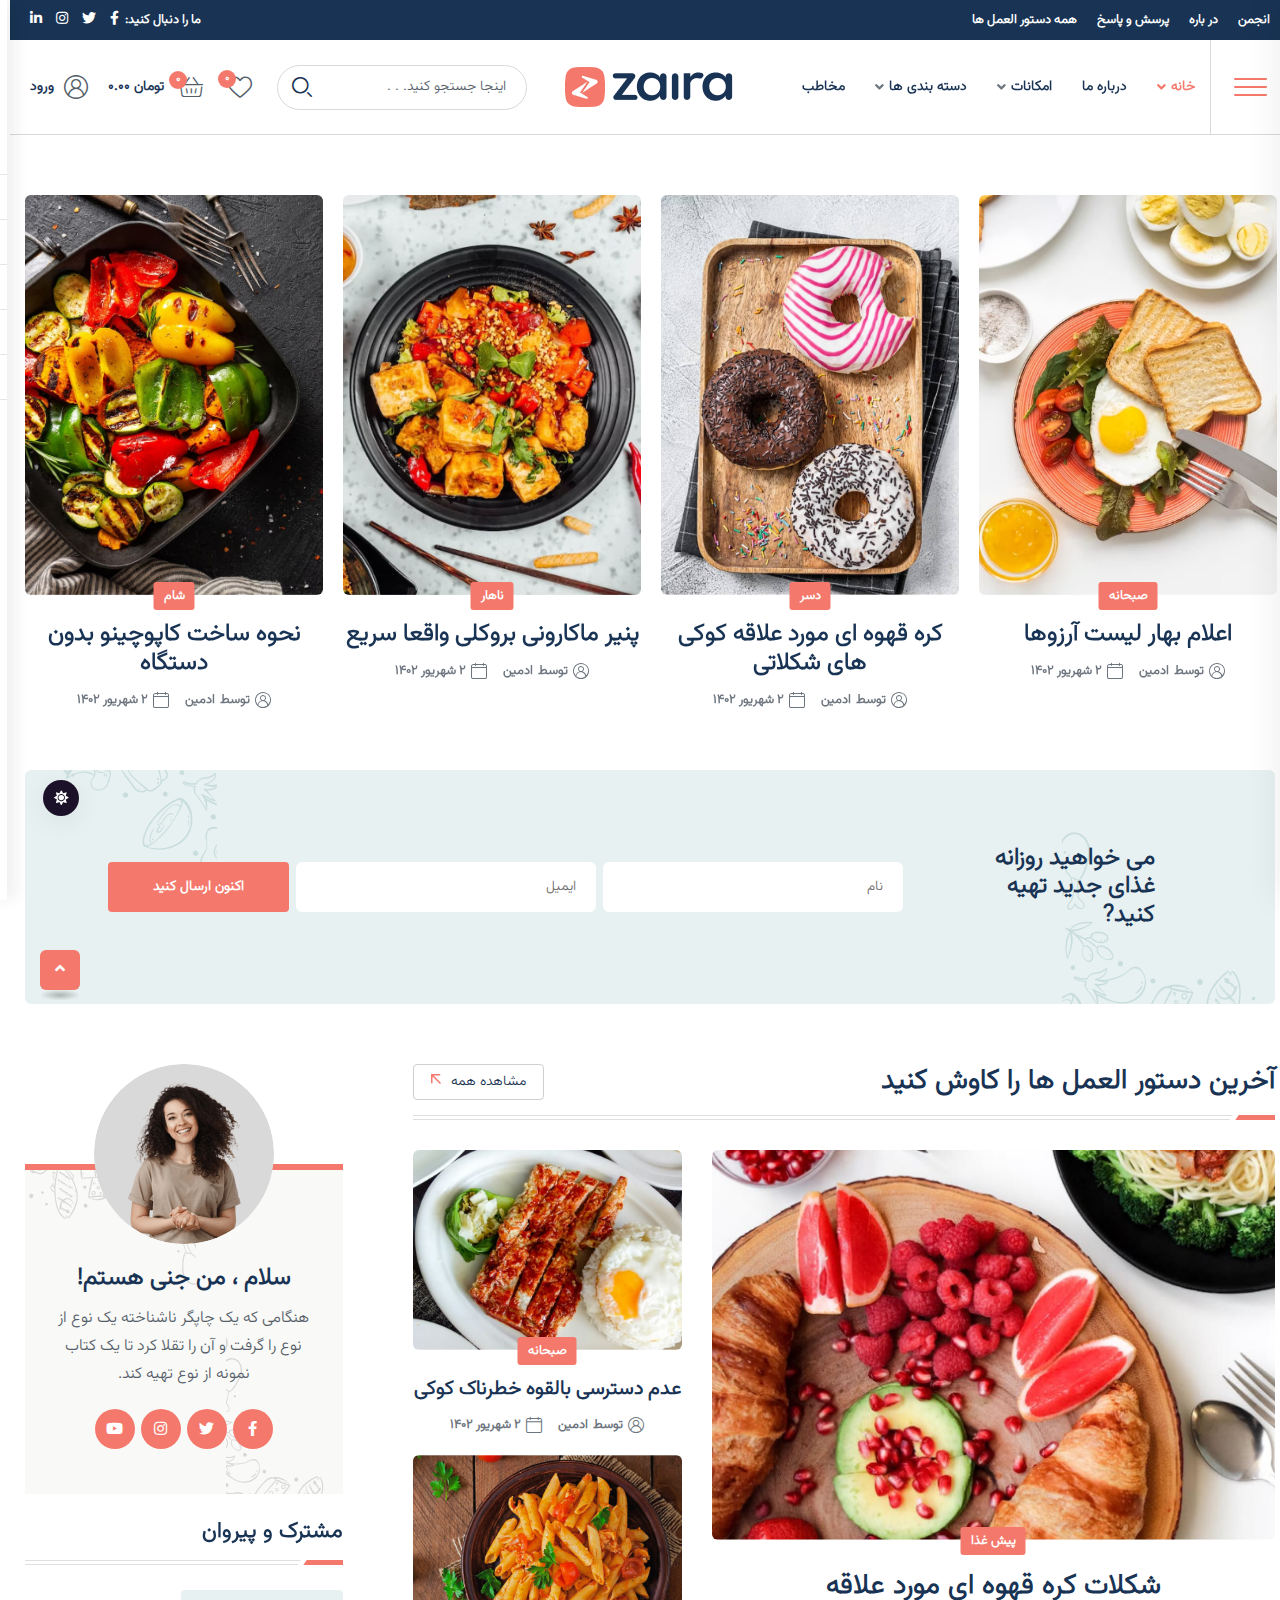
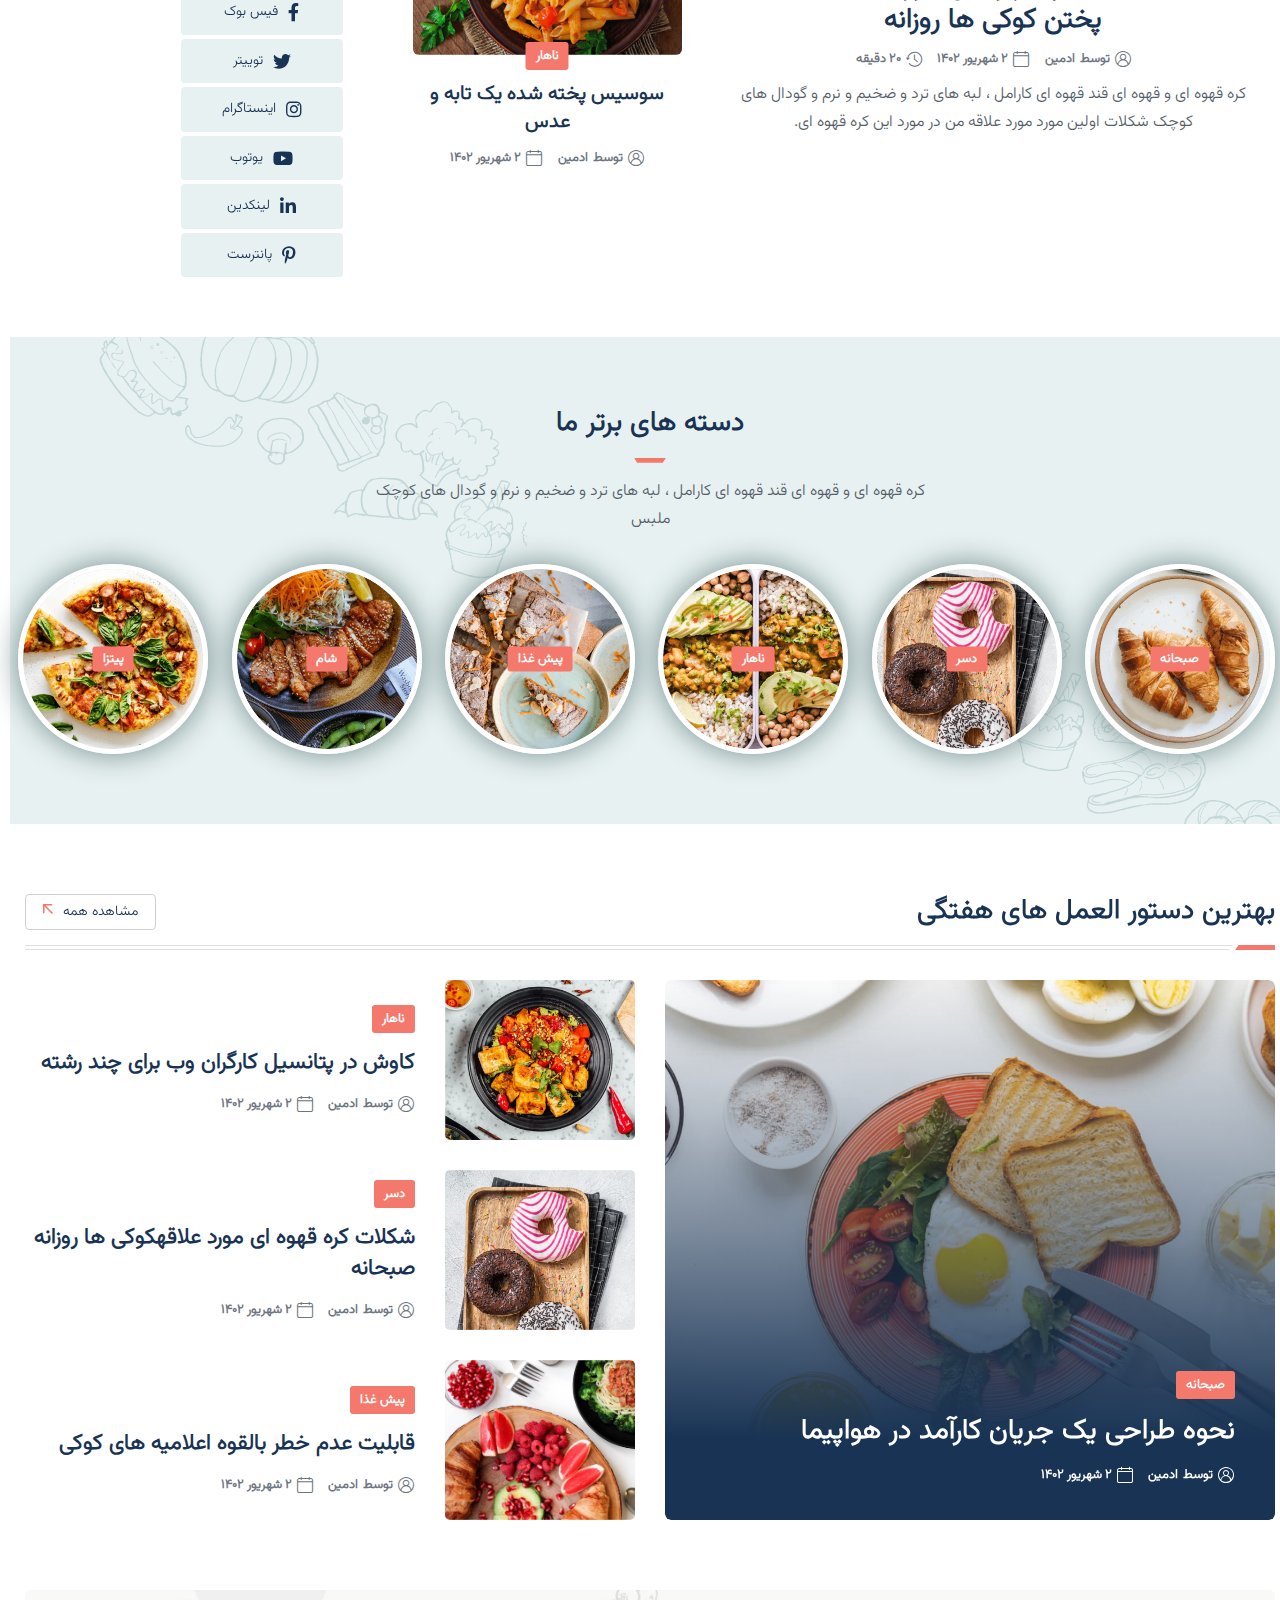
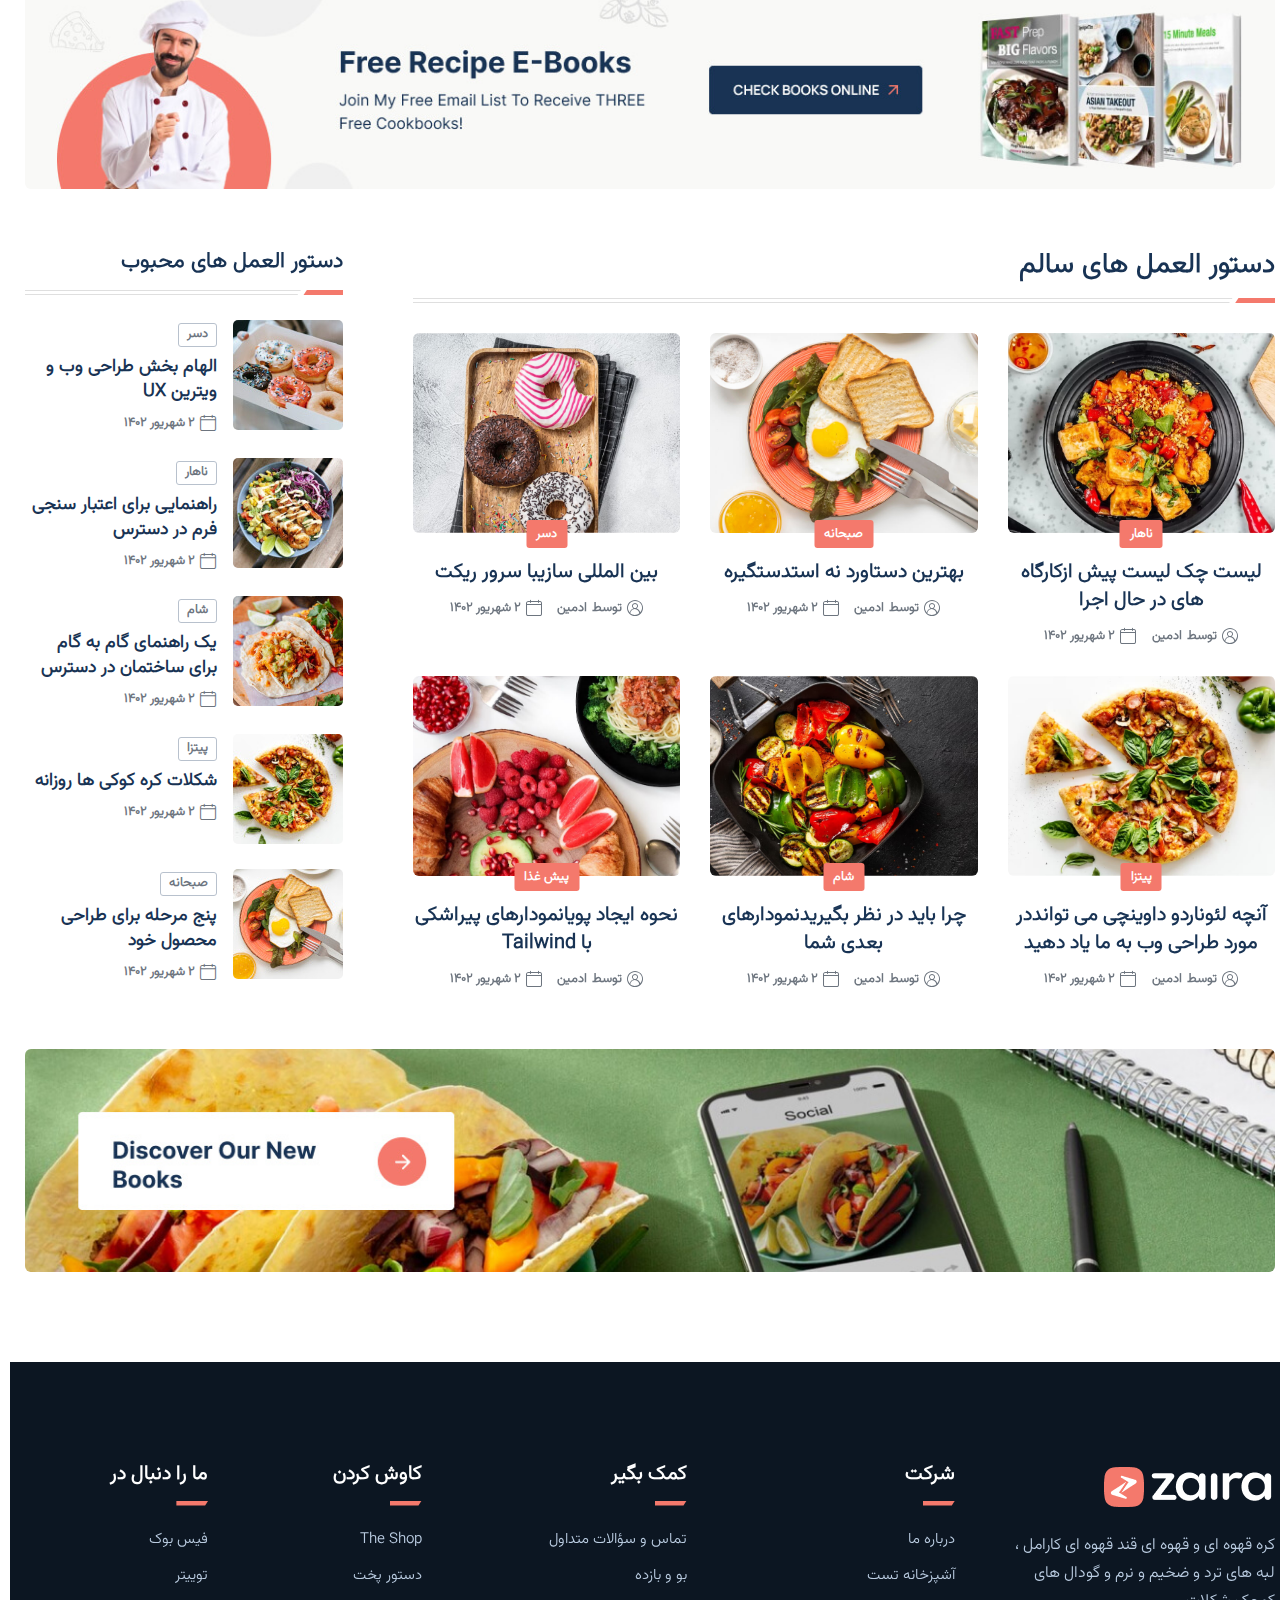
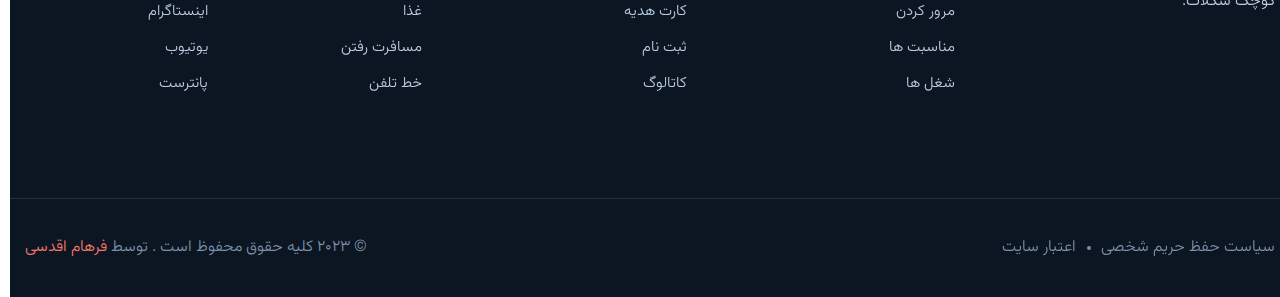
<file: index.html>
<!doctype html>
<html class="no-js" lang="en">
<!-- Mirrored from zaira.fasitheme.ir/demos/index.html by HTTrack Website Copier/3.x [XR&CO'2014], Tue, 05 Dec 2023 14:31:51 GMT -->

<head>
    <meta charset="utf-8">
    <meta http-equiv="x-ua-compatible" content="ie=edge">
    <title>Zaira - قالب HTML خبری و مجله </title>
    <meta name="description" content="Zaira - قالب HTML خبری و مجله ">
    <meta name="viewport" content="width=device-width, initial-scale=1">
    <link rel="shortcut icon" type="image/x-icon" href="assets/img/favicon.png">
    <link rel="stylesheet" href="assets/css/bootstrap.min.css">
    <link rel="stylesheet" href="assets/css/animate.min.css">
    <link rel="stylesheet" href="assets/css/magnific-popup.css">
    <link rel="stylesheet" href="assets/css/fontawesome-all.min.css">
    <link rel="stylesheet" href="assets/css/flaticon.css">
    <link rel="stylesheet" href="assets/css/slick.css">
    <link rel="stylesheet" href="assets/css/swiper-bundle.css">
    <link rel="stylesheet" href="assets/css/default.css">
    <link rel="stylesheet" href="assets/css/style.css">
    <link rel="stylesheet" href="assets/css/responsive.css">
</head>

<body>
    <div id="preloader">
        <div class="loader-inner">
            <div id="loader">
                <h2 id="bg-loader">ژاویا<span>.</span></h2>
                <h2 id="fg-loader">ژاویا<span>.</span></h2>
            </div>
        </div>
    </div>
    <div class="darkmode-trigger"><label class="modeSwitch"><input type="checkbox"><span class="icon"></span></label>
    </div><button class="scroll-top scroll-to-target" data-target="html"><i class="fas fa-angle-up"></i></button>
    <header>
        <div id="header-fixed-height"></div>
        <div class="header-top-wrap">
            <div class="container-fluid p-0">
                <div class="row align-items-center">
                    <div class="col-md-6">
                        <div class="header-top-menu">
                            <ul class="list-wrap">
                                <li><a href="contact.html">انجمن</a></li>
                                <li><a href="about.html">در باره</a></li>
                                <li><a href="contact.html">پرسش و پاسخ</a></li>
                                <li><a href="blog.html">همه دستور العمل ها</a></li>
                            </ul>
                        </div>
                    </div>
                    <div class="col-md-6">
                        <div class="header-top-social">
                            <h5 class="title">ما را دنبال کنید:</h5>
                            <ul class="list-wrap">
                                <li><a href="javascript:void(0)"><i class="fab fa-facebook-f"></i></a></li>
                                <li><a href="javascript:void(0)"><i class="fab fa-twitter"></i></a></li>
                                <li><a href="javascript:void(0)"><i class="fab fa-instagram"></i></a></li>
                                <li><a href="javascript:void(0)"><i class="fab fa-linkedin-in"></i></a></li>
                            </ul>
                        </div>
                    </div>
                </div>
            </div>
        </div>
        <div id="sticky-header" class="menu-area">
            <div class="container-fluid p-0">
                <div class="row g-0">
                    <div class="col-12">
                        <div class="menu-wrap">
                            <div class="row align-items-center g-0">
                                <div class="col-xl-5">
                                    <div class="header-left-side">
                                        <div class="offcanvas-toggle"><a href="javascript:void(0)"
                                                class="menu-tigger"><span></span><span></span><span></span></a></div>
                                        <div class="navbar-wrap main-menu d-none d-xl-flex">
                                            <ul class="navigation">
                                                <li class="active menu-item-has-children"><a href="index.html#">خانه</a>
                                                    <ul class="sub-menu">
                                                        <li class="active"><a href="index.html">خانه 01 - پیش فرض</a>
                                                        </li>
                                                        <li><a href="index-2.html">خانه 02 - بازی</a></li>
                                                        <li><a href="index-3.html">خانه 03 - فن آوری</a></li>
                                                        <li><a href="index-4.html">خانه 04 - مسافرت رفتن</a></li>
                                                        <li><a href="index-5.html">خانه 05 - رمز</a></li>
                                                        <li><a href="index-6.html">خانه 06 - روزنامه</a></li>
                                                    </ul>
                                                </li>
                                                <li><a href="about.html">درباره ما</a></li>
                                                <li class="menu-item-has-children"><a href="index.html#">امکانات</a>
                                                    <ul class="sub-menu">
                                                        <li class="menu-item-has-children"><a href="index.html#">یک پست
                                                                چیدمان</a>
                                                            <ul class="sub-menu">
                                                                <li><a href="blog-details.html">یک پست 01</a></li>
                                                                <li><a href="blog-details-two.html">یک پست 02</a></li>
                                                            </ul>
                                                        </li>
                                                        <li><a href="author.html">جزئیات نویسنده</a></li>
                                                    </ul>
                                                </li>
                                                <li class="menu-item-has-children"><a href="index.html#">دسته بندی
                                                        ها</a>
                                                    <ul class="sub-menu">
                                                        <li><a href="blog.html">وبلاگ پیش فرض</a></li>
                                                        <li><a href="blog-2.html">طرح وبلاگ 02</a></li>
                                                        <li><a href="blog-3.html">طرح وبلاگ 03</a></li>
                                                    </ul>
                                                </li>
                                                <li><a href="contact.html">مخاطب</a></li>
                                            </ul>
                                        </div>
                                    </div>
                                </div>
                                <div class="col-xl-2 col-lg-3 col-md-4">
                                    <div class="logo text-center"><a href="index.html"><img
                                                src="assets/img/logo/logo.png" alt="لوگو"></a></div>
                                    <div class="logo d-none text-center"><a href="index.html"><img
                                                src="assets/img/logo/w_logo.png" alt="لوگو"></a></div>
                                </div>
                                <div class="col-xl-5 col-lg-9 col-md-8">
                                    <div class="header-right-side">
                                        <div class="header-search-wrap">
                                            <form action="https://zaira.fasitheme.ir/demos/index.html#"><input
                                                    type="text" placeholder="اینجا جستجو کنید. . ."><button
                                                    type="submit"><i class="flaticon-search"></i></button></form>
                                        </div>
                                        <div class="header-action d-none d-md-block">
                                            <ul class="list-wrap">
                                                <li class="header-wishlist"><a href="javascript:void(0)"><i
                                                            class="flaticon-heart"></i><span>0</span></a></li>
                                                <li class="header-cart"><a href="javascript:void(0)"><i
                                                            class="flaticon-basket"></i><span>0</span></a><strong> تومان
                                                        0.00</strong></li>
                                                <li class="header-sine-in"><a href="contact.html"><i
                                                            class="flaticon-user"></i>ورود</a></li>
                                            </ul>
                                        </div>
                                    </div>
                                </div>
                            </div>
                            <div class="mobile-nav-toggler"><i class="fas fa-bars"></i></div>
                        </div>
                        <div class="mobile-menu">
                            <nav class="menu-box">
                                <div class="close-btn"><i class="fas fa-times"></i></div>
                                <div class="nav-logo"><a href="index.html"><img src="assets/img/logo/logo.png"
                                            alt="لوگو"></a></div>
                                <div class="nav-logo d-none"><a href="index.html"><img src="assets/img/logo/w_logo.png"
                                            alt="لوگو"></a></div>
                                <div class="mobile-search">
                                    <form action="https://zaira.fasitheme.ir/demos/index.html#"><input type="text"
                                            placeholder="اینجا جستجو کنید..."><button><i
                                                class="flaticon-search"></i></button></form>
                                </div>
                                <div class="menu-outer"></div>
                                <div class="social-links">
                                    <ul class="clearfix list-wrap">
                                        <li><a href="javascript:void(0)"><i class="fab fa-facebook-f"></i></a></li>
                                        <li><a href="javascript:void(0)"><i class="fab fa-twitter"></i></a></li>
                                        <li><a href="javascript:void(0)"><i class="fab fa-instagram"></i></a></li>
                                        <li><a href="javascript:void(0)"><i class="fab fa-linkedin-in"></i></a></li>
                                        <li><a href="javascript:void(0)"><i class="fab fa-youtube"></i></a></li>
                                    </ul>
                                </div>
                            </nav>
                        </div>
                        <div class="menu-backdrop"></div>
                    </div>
                </div>
            </div>
        </div>
        <div class="offCanvas-wrap">
            <div class="offCanvas-body">
                <div class="offCanvas-toggle"><span></span><span></span></div>
                <div class="offCanvas-content">
                    <div class="offCanvas-logo logo"><a href="index.html" class="logo-dark"><img
                                src="assets/img/logo/logo.png" alt="لوگو"></a><a href="index.html"
                            class="logo-light"><img src="assets/img/logo/w_logo.png" alt="لوگو"></a></div>
                    <p>استدلال به نفع استفاده از متن پرکننده چیزی شبیه به این است: اگر در هر زمان که به آن برسید ، از
                        هرگونه محتوای واقعی در فرآیند مشاوره استفاده می کنید.</p>
                    <ul class="offCanvas-instagram list-wrap">
                        <li><a href="assets/img/blog/hr_post01.jpg" class="popup-image"><img
                                    src="assets/img/blog/hr_post01.jpg" alt="تصویر"></a></li>
                        <li><a href="assets/img/blog/hr_post02.jpg" class="popup-image"><img
                                    src="assets/img/blog/hr_post02.jpg" alt="تصویر"></a></li>
                        <li><a href="assets/img/blog/hr_post03.jpg" class="popup-image"><img
                                    src="assets/img/blog/hr_post03.jpg" alt="تصویر"></a></li>
                        <li><a href="assets/img/blog/hr_post04.jpg" class="popup-image"><img
                                    src="assets/img/blog/hr_post04.jpg" alt="تصویر"></a></li>
                        <li><a href="assets/img/blog/hr_post05.jpg" class="popup-image"><img
                                    src="assets/img/blog/hr_post05.jpg" alt="تصویر"></a></li>
                        <li><a href="assets/img/blog/hr_post06.jpg" class="popup-image"><img
                                    src="assets/img/blog/hr_post06.jpg" alt="تصویر"></a></li>
                    </ul>
                </div>
                <div class="offCanvas-contact">
                    <h4 class="title">در تماس باشید</h4>
                    <ul class="offCanvas-contact-list list-wrap">
                        <li><i class="fas fa-envelope-open"></i><a href="mailto:info@webmail.com">info@webmail.com</a>
                        </li>
                        <li><i class="fas fa-phone"></i><a href="tel:88899988877">888 999 888 77</a></li>
                        <li><i class="fas fa-map-marker-alt"></i> 12/A, نیو یورک, ان وی سی</li>
                    </ul>
                    <ul class="offCanvas-social list-wrap">
                        <li><a href="javascript:void(0)"><i class="fab fa-facebook-f"></i></a></li>
                        <li><a href="javascript:void(0)"><i class="fab fa-twitter"></i></a></li>
                        <li><a href="javascript:void(0)"><i class="fab fa-linkedin-in"></i></a></li>
                        <li><a href="javascript:void(0)"><i class="fab fa-youtube"></i></a></li>
                    </ul>
                </div>
            </div>
        </div>
        <div class="offCanvas-overlay"></div>
    </header>
    <main>
        <section class="featured-post-area pt-60 pb-30 swprtl">
            <div class="container">
                <div class="featured-post-wrap">
                    <div class="row featured-post-active">
                        <div class="col-lg-3">
                            <div class="featured-post-item">
                                <div class="featured-post-thumb"><a href="blog-details.html"><img
                                            src="assets/img/blog/featured_post01.jpg" alt=""></a></div>
                                <div class="featured-post-content"><a href="blog.html" class="post-tag">شام</a>
                                    <h2 class="post-title"><a href="blog-details.html">نحوه ساخت کاپوچینو بدون
                                            دستگاه</a></h2>
                                    <div class="blog-post-meta">
                                        <ul class="list-wrap">
                                            <li><i class="flaticon-user"></i>توسط <a href="author.html">ادمین </a></li>
                                            <li><i class="flaticon-calendar"></i>2 شهریور 1402</li>
                                        </ul>
                                    </div>
                                </div>
                            </div>
                        </div>
                        <div class="col-lg-3">
                            <div class="featured-post-item">
                                <div class="featured-post-thumb"><a href="blog-details.html"><img
                                            src="assets/img/blog/featured_post02.jpg" alt=""></a></div>
                                <div class="featured-post-content"><a href="blog.html" class="post-tag">ناهار</a>
                                    <h2 class="post-title"><a href="blog-details.html">ماکارونی بروکلی واقعاً سریع
                                            میخیل</a></h2>
                                    <div class="blog-post-meta">
                                        <ul class="list-wrap">
                                            <li><i class="flaticon-user"></i>توسط<a href="author.html">ادمین</a></li>
                                            <li><i class="flaticon-calendar"></i>2 شهریور 1402</li>
                                        </ul>
                                    </div>
                                </div>
                            </div>
                        </div>
                        <div class="col-lg-3">
                            <div class="featured-post-item">
                                <div class="featured-post-thumb"><a href="blog-details.html"><img
                                            src="assets/img/blog/featured_post03.jpg" alt=""></a></div>
                                <div class="featured-post-content"><a href="blog.html" class="post-tag">صبحانه</a>
                                    <h2 class="post-title"><a href="blog-details.html">اعلام بهار لیست آرزوها</a></h2>
                                    <div class="blog-post-meta">
                                        <ul class="list-wrap">
                                            <li><i class="flaticon-user"></i>توسط<a href="author.html">ادمین</a></li>
                                            <li><i class="flaticon-calendar"></i>2 شهریور 1402</li>
                                        </ul>
                                    </div>
                                </div>
                            </div>
                        </div>
                        <div class="col-lg-3">
                            <div class="featured-post-item">
                                <div class="featured-post-thumb"><a href="blog-details.html"><img
                                            src="assets/img/blog/featured_post04.jpg" alt=""></a></div>
                                <div class="featured-post-content"><a href="blog.html" class="post-tag">دسر</a>
                                    <h2 class="post-title"><a href="blog-details.html">کره قهوه ای مورد علاقه کوکی های
                                            شکلاتی</a></h2>
                                    <div class="blog-post-meta">
                                        <ul class="list-wrap">
                                            <li><i class="flaticon-user"></i>توسط<a href="author.html">ادمین</a></li>
                                            <li><i class="flaticon-calendar"></i>2 شهریور 1402</li>
                                        </ul>
                                    </div>
                                </div>
                            </div>
                        </div>
                        <div class="col-lg-3">
                            <div class="featured-post-item">
                                <div class="featured-post-thumb"><a href="blog-details.html"><img
                                            src="assets/img/blog/featured_post02.jpg" alt=""></a></div>
                                <div class="featured-post-content"><a href="blog.html" class="post-tag">ناهار</a>
                                    <h2 class="post-title"><a href="blog-details.html">پنیر ماکارونی بروکلی واقعا
                                            سریع</a></h2>
                                    <div class="blog-post-meta">
                                        <ul class="list-wrap">
                                            <li><i class="flaticon-user"></i>توسط<a href="author.html">ادمین</a></li>
                                            <li><i class="flaticon-calendar"></i>2 شهریور 1402</li>
                                        </ul>
                                    </div>
                                </div>
                            </div>
                        </div>
                    </div>
                </div>
            </div>
        </section>
        <section class="newsletter-area">
            <div class="container">
                <div class="row">
                    <div class="col-lg-12">
                        <div class="newsletter-wrap">
                            <div class="newsletter-content">
                                <h2 class="title">می خواهید روزانه غذای جدید تهیه کنید?</h2>
                            </div>
                            <div class="newsletter-form">
                                <form action="https://zaira.fasitheme.ir/demos/index.html#">
                                    <div class="form-grp"><input type="text" placeholder="نام"></div>
                                    <div class="form-grp"><input type="email" placeholder="ایمیل"></div><button
                                        type="submit" class="btn">اکنون ارسال کنید</button>
                                </form>
                            </div>
                            <div class="newsletter-shape-wrap"><img src="assets/img/images/newsletter_shape01.png"
                                    alt=""><img src="assets/img/images/newsletter_shape02.png" alt=""></div>
                        </div>
                    </div>
                </div>
            </div>
        </section>
        <section class="latest-post-area pt-60 pb-60">
            <div class="container">
                <div class="latest-post-inner-wrap">
                    <div class="row">
                        <div class="col-70">
                            <div class="section-title-wrap mb-30">
                                <div class="section-title">
                                    <h2 class="title">آخرین دستور العمل ها را کاوش کنید</h2>
                                </div>
                                <div class="view-all-btn"><a href="blog.html" class="link-btn">مشاهده همه <span
                                            class="svg-icon"><svg xmlns="http://www.w3.org/2000/svg" viewBox="0 0 10 10"
                                                fill="none">
                                                <path
                                                    d="M1.07692 10L0 8.92308L7.38462 1.53846H0.769231V0H10V9.23077H8.46154V2.61538L1.07692 10Z"
                                                    fill="currentColor" />
                                                <path
                                                    d="M1.07692 10L0 8.92308L7.38462 1.53846H0.769231V0H10V9.23077H8.46154V2.61538L1.07692 10Z"
                                                    fill="currentColor" /></svg></span></a></div>
                                <div class="section-title-line"></div>
                            </div>
                            <div class="latest-post-item-wrap">
                                <div class="row">
                                    <div class="col-66">
                                        <div class="featured-post-item latest-post-item big-post">
                                            <div class="featured-post-thumb"><a href="blog-details.html"><img
                                                        src="assets/img/blog/latest_post01.jpg" alt=""></a></div>
                                            <div class="featured-post-content"><a href="blog.html" class="post-tag">پیش
                                                    غذا</a>
                                                <h2 class="post-title bold-underline"><a href="blog-details.html">شکلات
                                                        کره قهوه ای مورد علاقه <br> پختن کوکی ها روزانه</a></h2>
                                                <div class="blog-post-meta">
                                                    <ul class="list-wrap">
                                                        <li><i class="flaticon-user"></i>توسط<a
                                                                href="author.html">ادمین</a></li>
                                                        <li><i class="flaticon-calendar"></i>2 شهریور 1402</li>
                                                        <li><i class="flaticon-history"></i>20 دقیقه</li>
                                                    </ul>
                                                </div>
                                                <p>کره قهوه ای و قهوه ای قند قهوه ای کارامل ، لبه های ترد و ضخیم و نرم و
                                                    گودال های کوچک شکلات اولین مورد مورد علاقه من در مورد این کره قهوه
                                                    ای.</p>
                                            </div>
                                        </div>
                                    </div>
                                    <div class="col-34">
                                        <div class="latest-post-wrap">
                                            <div class="featured-post-item latest-post-item small-post">
                                                <div class="featured-post-thumb"><a href="blog-details.html"><img
                                                            src="assets/img/blog/latest_post02.jpg" alt=""></a></div>
                                                <div class="featured-post-content"><a href="blog.html"
                                                        class="post-tag">صبحانه</a>
                                                    <h2 class="post-title"><a href="blog-details.html">عدم دسترسی بالقوه
                                                            خطرناک کوکی</a></h2>
                                                    <div class="blog-post-meta">
                                                        <ul class="list-wrap">
                                                            <li><i class="flaticon-user"></i>توسط<a
                                                                    href="author.html">ادمین</a></li>
                                                            <li><i class="flaticon-calendar"></i>2 شهریور 1402</li>
                                                        </ul>
                                                    </div>
                                                </div>
                                            </div>
                                            <div class="featured-post-item latest-post-item small-post">
                                                <div class="featured-post-thumb"><a href="blog-details.html"><img
                                                            src="assets/img/blog/latest_post03.jpg" alt=""></a></div>
                                                <div class="featured-post-content"><a href="blog.html"
                                                        class="post-tag">ناهار</a>
                                                    <h2 class="post-title"><a href="blog-details.html">سوسیس پخته شده یک
                                                            تابه و عدس</a></h2>
                                                    <div class="blog-post-meta">
                                                        <ul class="list-wrap">
                                                            <li><i class="flaticon-user"></i>توسط<a
                                                                    href="author.html">ادمین</a></li>
                                                            <li><i class="flaticon-calendar"></i>2 شهریور 1402</li>
                                                        </ul>
                                                    </div>
                                                </div>
                                            </div>
                                        </div>
                                    </div>
                                </div>
                            </div>
                        </div>
                        <div class="col-30">
                            <div class="sidebar-wrap">
                                <div class="sidebar-widget">
                                    <div class="sidebar-avatar">
                                        <div class="sidebar-avatar-thumb"><img src="assets/img/images/avatar_img.png"
                                                alt=""></div>
                                        <div class="sidebar-avatar-content">
                                            <h2 class="title">سلام ، من جنی هستم!</h2>
                                            <p>هنگامی که یک چاپگر ناشناخته یک نوع از نوع را گرفت و آن را تقلا کرد تا یک
                                                کتاب نمونه از نوع تهیه کند.</p>
                                            <div class="avatar-social">
                                                <ul class="list-wrap">
                                                    <li><a href="index.html#"><i class="fab fa-facebook-f"></i></a></li>
                                                    <li><a href="index.html#"><i class="fab fa-twitter"></i></a></li>
                                                    <li><a href="index.html#"><i class="fab fa-instagram"></i></a></li>
                                                    <li><a href="index.html#"><i class="fab fa-youtube"></i></a></li>
                                                </ul>
                                            </div>
                                        </div>
                                        <div class="sidebar-avatar-shape"><img
                                                src="assets/img/images/avatar_shape01.png" alt=""><img
                                                src="assets/img/images/avatar_shape02.png" alt=""></div>
                                    </div>
                                </div>
                                <div class="sidebar-widget">
                                    <div class="widget-title mb-25">
                                        <h2 class="title">مشترک و پیروان</h2>
                                        <div class="section-title-line"></div>
                                    </div>
                                    <div class="sidebar-social-wrap">
                                        <ul class="list-wrap">
                                            <li><a href="index.html#"><i class="fab fa-facebook-f"></i>فیس بوک</a></li>
                                            <li><a href="index.html#"><i class="fab fa-twitter"></i>توییتر</a></li>
                                            <li><a href="index.html#"><i class="fab fa-instagram"></i>اینستاگرام</a>
                                            </li>
                                            <li><a href="index.html#"><i class="fab fa-youtube"></i>یوتوب</a></li>
                                            <li><a href="index.html#"><i class="fab fa-linkedin-in"></i>لینکدین</a></li>
                                            <li><a href="index.html#"><i class="fab fa-pinterest-p"></i>پانترست</a></li>
                                        </ul>
                                    </div>
                                </div>
                            </div>
                        </div>
                    </div>
                </div>
            </div>
        </section>
        <section class="categories-area">
            <div class="container">
                <div class="row justify-content-center">
                    <div class="col-lg-6">
                        <div class="section-title section-title-two text-center mb-30">
                            <h2 class="title">دسته های برتر ما</h2>
                            <p>کره قهوه ای و قهوه ای قند قهوه ای کارامل ، لبه های ترد و ضخیم و نرم و گودال های کوچک ملبس
                            </p>
                        </div>
                    </div>
                </div>
                <div class="categories-item-wrap">
                    <div class="row justify-content-center">
                        <div class="col-lg-2 col-md-4 col-6">
                            <div class="categories-item">
                                <div class="categories-img"><a href="blog.html"><img
                                            src="assets/img/images/categories_img01.png" alt=""></a></div>
                                <div class="categories-content"><a href="blog.html">صبحانه</a></div>
                            </div>
                        </div>
                        <div class="col-lg-2 col-md-4 col-6">
                            <div class="categories-item">
                                <div class="categories-img"><a href="blog.html"><img
                                            src="assets/img/images/categories_img02.png" alt=""></a></div>
                                <div class="categories-content"><a href="blog.html">دسر</a></div>
                            </div>
                        </div>
                        <div class="col-lg-2 col-md-4 col-6">
                            <div class="categories-item">
                                <div class="categories-img"><a href="blog.html"><img
                                            src="assets/img/images/categories_img03.png" alt=""></a></div>
                                <div class="categories-content"><a href="blog.html">ناهار</a></div>
                            </div>
                        </div>
                        <div class="col-lg-2 col-md-4 col-6">
                            <div class="categories-item">
                                <div class="categories-img"><a href="blog.html"><img
                                            src="assets/img/images/categories_img04.png" alt=""></a></div>
                                <div class="categories-content"><a href="blog.html">پیش غذا</a></div>
                            </div>
                        </div>
                        <div class="col-lg-2 col-md-4 col-6">
                            <div class="categories-item">
                                <div class="categories-img"><a href="blog.html"><img
                                            src="assets/img/images/categories_img05.png" alt=""></a></div>
                                <div class="categories-content"><a href="blog.html">شام</a></div>
                            </div>
                        </div>
                        <div class="col-lg-2 col-md-4 col-6">
                            <div class="categories-item">
                                <div class="categories-img"><a href="blog.html"><img
                                            src="assets/img/images/categories_img06.png" alt=""></a></div>
                                <div class="categories-content"><a href="blog.html">پیتزا</a></div>
                            </div>
                        </div>
                    </div>
                </div>
            </div>
            <div class="categories-shape-wrap"><img src="assets/img/images/categories_shape01.png" alt=""><img
                    src="assets/img/images/categories_shape02.png" alt=""></div>
        </section>
        <section class="recipe-area pt-70 pb-40">
            <div class="container">
                <div class="row">
                    <div class="col-lg-12">
                        <div class="section-title-wrap mb-30">
                            <div class="section-title">
                                <h2 class="title">بهترین دستور العمل های هفتگی</h2>
                            </div>
                            <div class="view-all-btn"><a href="blog.html" class="link-btn">مشاهده همه <span
                                        class="svg-icon"><svg xmlns="http://www.w3.org/2000/svg" viewBox="0 0 10 10"
                                            fill="none">
                                            <path
                                                d="M1.07692 10L0 8.92308L7.38462 1.53846H0.769231V0H10V9.23077H8.46154V2.61538L1.07692 10Z"
                                                fill="currentColor" />
                                            <path
                                                d="M1.07692 10L0 8.92308L7.38462 1.53846H0.769231V0H10V9.23077H8.46154V2.61538L1.07692 10Z"
                                                fill="currentColor" /></svg></span></a></div>
                            <div class="section-title-line"></div>
                        </div>
                    </div>
                </div>
                <div class="row">
                    <div class="col-xl-6">
                        <div class="ta-overlay-post">
                            <div class="overlay-post-thumb"><a href="blog-details.html"><img
                                        src="assets/img/blog/recipe_img01.jpg" alt=""></a></div>
                            <div class="overlay-post-content"><a href="blog.html" class="post-tag">صبحانه</a>
                                <h2 class="post-title"><a href="blog-details.html">نحوه طراحی یک جریان کارآمد در
                                        هواپیما</a></h2>
                                <div class="blog-post-meta">
                                    <ul class="list-wrap">
                                        <li><i class="flaticon-user"></i>توسط<a href="author.html">ادمین</a></li>
                                        <li><i class="flaticon-calendar"></i>2 شهریور 1402</li>
                                    </ul>
                                </div>
                            </div>
                        </div>
                    </div>
                    <div class="col-xl-6">
                        <div class="ta-horizontal-post">
                            <div class="horizontal-post-thumb"><a href="blog-details.html"><img
                                        src="assets/img/blog/recipe_img02.jpg" alt=""></a></div>
                            <div class="horizontal-post-content"><a href="blog.html" class="post-tag">ناهار</a>
                                <h2 class="post-title"><a href="blog-details.html">کاوش در پتانسیل کارگران وب برای چند
                                        رشته</a></h2>
                                <div class="blog-post-meta">
                                    <ul class="list-wrap">
                                        <li><i class="flaticon-user"></i>توسط<a href="author.html">ادمین</a></li>
                                        <li><i class="flaticon-calendar"></i>2 شهریور 1402</li>
                                    </ul>
                                </div>
                            </div>
                        </div>
                        <div class="ta-horizontal-post">
                            <div class="horizontal-post-thumb"><a href="blog-details.html"><img
                                        src="assets/img/blog/recipe_img03.jpg" alt=""></a></div>
                            <div class="horizontal-post-content"><a href="blog.html" class="post-tag">دسر</a>
                                <h2 class="post-title"><a href="blog-details.html">شکلات کره قهوه ای مورد علاقهکوکی ها
                                        روزانه صبحانه</a></h2>
                                <div class="blog-post-meta">
                                    <ul class="list-wrap">
                                        <li><i class="flaticon-user"></i>توسط<a href="author.html">ادمین</a></li>
                                        <li><i class="flaticon-calendar"></i>2 شهریور 1402</li>
                                    </ul>
                                </div>
                            </div>
                        </div>
                        <div class="ta-horizontal-post">
                            <div class="horizontal-post-thumb"><a href="blog-details.html"><img
                                        src="assets/img/blog/recipe_img04.jpg" alt=""></a></div>
                            <div class="horizontal-post-content"><a href="blog.html" class="post-tag">پیش غذا</a>
                                <h2 class="post-title"><a href="blog-details.html">قابلیت عدم خطر بالقوه اعلامیه های
                                        کوکی</a></h2>
                                <div class="blog-post-meta">
                                    <ul class="list-wrap">
                                        <li><i class="flaticon-user"></i>توسط<a href="author.html">ادمین</a></li>
                                        <li><i class="flaticon-calendar"></i>2 شهریور 1402</li>
                                    </ul>
                                </div>
                            </div>
                        </div>
                    </div>
                </div>
            </div>
        </section>
        <div class="ad-banner-area">
            <div class="container">
                <div class="ad-banner-img"><a href="index.html#"><img src="assets/img/images/advertisement01.jpg"
                            alt=""></a></div>
            </div>
        </div>
        <section class="healthy-area pt-60 pb-30">
            <div class="container">
                <div class="healthy-inner-wrap">
                    <div class="row">
                        <div class="col-70">
                            <div class="section-title-wrap mb-30">
                                <div class="section-title">
                                    <h2 class="title">دستور العمل های سالم</h2>
                                </div>
                                <div class="section-title-line"></div>
                            </div>
                            <div class="row">
                                <div class="col-lg-4 col-md-6 col-sm-6">
                                    <div class="featured-post-item healthy-post">
                                        <div class="featured-post-thumb"><a href="blog-details.html"><img
                                                    src="assets/img/blog/hr_post01.jpg" alt=""></a></div>
                                        <div class="featured-post-content"><a href="blog.html"
                                                class="post-tag">ناهار</a>
                                            <h2 class="post-title"><a href="blog-details.html">لیست چک لیست پیش ازکارگاه
                                                    های در حال اجرا</a></h2>
                                            <div class="blog-post-meta">
                                                <ul class="list-wrap">
                                                    <li><i class="flaticon-user"></i>توسط<a href="author.html">ادمین</a>
                                                    </li>
                                                    <li><i class="flaticon-calendar"></i>2 شهریور 1402</li>
                                                </ul>
                                            </div>
                                        </div>
                                    </div>
                                </div>
                                <div class="col-lg-4 col-md-6 col-sm-6">
                                    <div class="featured-post-item healthy-post">
                                        <div class="featured-post-thumb"><a href="blog-details.html"><img
                                                    src="assets/img/blog/hr_post02.jpg" alt=""></a></div>
                                        <div class="featured-post-content"><a href="blog.html"
                                                class="post-tag">صبحانه</a>
                                            <h2 class="post-title"><a href="blog-details.html">بهترین دستاورد نه
                                                    استدستگیره</a></h2>
                                            <div class="blog-post-meta">
                                                <ul class="list-wrap">
                                                    <li><i class="flaticon-user"></i>توسط<a href="author.html">ادمین</a>
                                                    </li>
                                                    <li><i class="flaticon-calendar"></i>2 شهریور 1402</li>
                                                </ul>
                                            </div>
                                        </div>
                                    </div>
                                </div>
                                <div class="col-lg-4 col-md-6 col-sm-6">
                                    <div class="featured-post-item healthy-post">
                                        <div class="featured-post-thumb"><a href="blog-details.html"><img
                                                    src="assets/img/blog/hr_post03.jpg" alt=""></a></div>
                                        <div class="featured-post-content"><a href="blog.html" class="post-tag">دسر</a>
                                            <h2 class="post-title"><a href="blog-details.html"> بین المللی سازیبا سرور
                                                    ریکت</a></h2>
                                            <div class="blog-post-meta">
                                                <ul class="list-wrap">
                                                    <li><i class="flaticon-user"></i>توسط<a href="author.html">ادمین</a>
                                                    </li>
                                                    <li><i class="flaticon-calendar"></i>2 شهریور 1402</li>
                                                </ul>
                                            </div>
                                        </div>
                                    </div>
                                </div>
                                <div class="col-lg-4 col-md-6 col-sm-6">
                                    <div class="featured-post-item healthy-post">
                                        <div class="featured-post-thumb"><a href="blog-details.html"><img
                                                    src="assets/img/blog/hr_post04.jpg" alt=""></a></div>
                                        <div class="featured-post-content"><a href="blog.html"
                                                class="post-tag">پیتزا</a>
                                            <h2 class="post-title"><a href="blog-details.html">آنچه لئوناردو داوینچی می
                                                    توانددر مورد طراحی وب به ما یاد دهید</a></h2>
                                            <div class="blog-post-meta">
                                                <ul class="list-wrap">
                                                    <li><i class="flaticon-user"></i>توسط<a href="author.html">ادمین</a>
                                                    </li>
                                                    <li><i class="flaticon-calendar"></i>2 شهریور 1402</li>
                                                </ul>
                                            </div>
                                        </div>
                                    </div>
                                </div>
                                <div class="col-lg-4 col-md-6 col-sm-6">
                                    <div class="featured-post-item healthy-post">
                                        <div class="featured-post-thumb"><a href="blog-details.html"><img
                                                    src="assets/img/blog/hr_post05.jpg" alt=""></a></div>
                                        <div class="featured-post-content"><a href="blog.html" class="post-tag">شام</a>
                                            <h2 class="post-title"><a href="blog-details.html">چرا باید در نظر
                                                    بگیریدنمودارهای بعدی شما</a></h2>
                                            <div class="blog-post-meta">
                                                <ul class="list-wrap">
                                                    <li><i class="flaticon-user"></i>توسط<a href="author.html">ادمین</a>
                                                    </li>
                                                    <li><i class="flaticon-calendar"></i>2 شهریور 1402</li>
                                                </ul>
                                            </div>
                                        </div>
                                    </div>
                                </div>
                                <div class="col-lg-4 col-md-6 col-sm-6">
                                    <div class="featured-post-item healthy-post">
                                        <div class="featured-post-thumb"><a href="blog-details.html"><img
                                                    src="assets/img/blog/hr_post06.jpg" alt=""></a></div>
                                        <div class="featured-post-content"><a href="blog.html" class="post-tag">پیش
                                                غذا</a>
                                            <h2 class="post-title"><a href="blog-details.html">نحوه ایجاد پویانمودارهای
                                                    پیراشکی با Tailwind</a></h2>
                                            <div class="blog-post-meta">
                                                <ul class="list-wrap">
                                                    <li><i class="flaticon-user"></i>توسط<a href="author.html">ادمین</a>
                                                    </li>
                                                    <li><i class="flaticon-calendar"></i>2 شهریور 1402</li>
                                                </ul>
                                            </div>
                                        </div>
                                    </div>
                                </div>
                            </div>
                        </div>
                        <div class="col-30">
                            <div class="sidebar-wrap no-sticky">
                                <div class="sidebar-widget">
                                    <div class="widget-title mb-25">
                                        <h2 class="title">دستور العمل های محبوب</h2>
                                        <div class="section-title-line"></div>
                                    </div>
                                    <div class="popular-post-wrap">
                                        <div class="popular-post">
                                            <div class="thumb"><a href="blog-details.html"><img
                                                        src="assets/img/blog/popular_post01.jpg" alt=""></a></div>
                                            <div class="content"><a href="blog.html" class="post-tag-two">دسر</a>
                                                <h2 class="post-title"><a href="blog-details.html">الهام بخش طراحی وب و
                                                        ویترین UX</a></h2>
                                                <div class="blog-post-meta">
                                                    <ul class="list-wrap">
                                                        <li><i class="flaticon-calendar"></i>2 شهریور 1402</li>
                                                    </ul>
                                                </div>
                                            </div>
                                        </div>
                                        <div class="popular-post">
                                            <div class="thumb"><a href="blog-details.html"><img
                                                        src="assets/img/blog/popular_post02.jpg" alt=""></a></div>
                                            <div class="content"><a href="blog.html" class="post-tag-two">ناهار</a>
                                                <h2 class="post-title"><a href="blog-details.html">راهنمایی برای اعتبار
                                                        سنجی فرم در دسترس</a></h2>
                                                <div class="blog-post-meta">
                                                    <ul class="list-wrap">
                                                        <li><i class="flaticon-calendar"></i>2 شهریور 1402</li>
                                                    </ul>
                                                </div>
                                            </div>
                                        </div>
                                        <div class="popular-post">
                                            <div class="thumb"><a href="blog-details.html"><img
                                                        src="assets/img/blog/popular_post03.jpg" alt=""></a></div>
                                            <div class="content"><a href="blog.html" class="post-tag-two">شام</a>
                                                <h2 class="post-title"><a href="blog-details.html">یک راهنمای گام به گام
                                                        برای ساختمان در دسترس</a></h2>
                                                <div class="blog-post-meta">
                                                    <ul class="list-wrap">
                                                        <li><i class="flaticon-calendar"></i>2 شهریور 1402</li>
                                                    </ul>
                                                </div>
                                            </div>
                                        </div>
                                        <div class="popular-post">
                                            <div class="thumb"><a href="blog-details.html"><img
                                                        src="assets/img/blog/popular_post04.jpg" alt=""></a></div>
                                            <div class="content"><a href="blog.html" class="post-tag-two">پیتزا</a>
                                                <h2 class="post-title"><a href="blog-details.html">شکلات کره کوکی ها
                                                        روزانه</a></h2>
                                                <div class="blog-post-meta">
                                                    <ul class="list-wrap">
                                                        <li><i class="flaticon-calendar"></i>2 شهریور 1402</li>
                                                    </ul>
                                                </div>
                                            </div>
                                        </div>
                                        <div class="popular-post">
                                            <div class="thumb"><a href="blog-details.html"><img
                                                        src="assets/img/blog/popular_post05.jpg" alt=""></a></div>
                                            <div class="content"><a href="blog.html" class="post-tag-two">صبحانه</a>
                                                <h2 class="post-title"><a href="blog-details.html">پنج مرحله برای طراحی
                                                        محصول خود</a></h2>
                                                <div class="blog-post-meta">
                                                    <ul class="list-wrap">
                                                        <li><i class="flaticon-calendar"></i>2 شهریور 1402</li>
                                                    </ul>
                                                </div>
                                            </div>
                                        </div>
                                    </div>
                                </div>
                            </div>
                        </div>
                    </div>
                </div>
            </div>
        </section>
        <div class="ad-banner-area pb-90">
            <div class="container">
                <div class="ad-banner-img"><a href="index.html#"><img src="assets/img/images/advertisement02.jpg"
                            alt=""></a></div>
            </div>
        </div>
    </main>
    <footer>
        <div class="footer-area">
            <div class="footer-top">
                <div class="container">
                    <div class="row">
                        <div class="col-lg-3 col-md-7">
                            <div class="footer-widget">
                                <div class="fw-logo"><a href="index.html"><img src="assets/img/logo/w_logo.png"
                                            alt=""></a></div>
                                <div class="footer-content">
                                    <p>کره قهوه ای و قهوه ای قند قهوه ای کارامل ، لبه های ترد و ضخیم و نرم و گودال های
                                        کوچک شکلات.</p>
                                </div>
                            </div>
                        </div>
                        <div class="col-lg-2 col-md-5 col-sm-6">
                            <div class="footer-widget">
                                <h4 class="fw-title">شرکت</h4>
                                <div class="footer-link-wrap">
                                    <ul class="list-wrap">
                                        <li><a href="about.html">درباره ما</a></li>
                                        <li><a href="contact.html">آشپزخانه تست</a></li>
                                        <li><a href="contact.html">مرور کردن</a></li>
                                        <li><a href="contact.html">مناسبت ها</a></li>
                                        <li><a href="contact.html">شغل ها</a></li>
                                    </ul>
                                </div>
                            </div>
                        </div>
                        <div class="col-lg-3 col-md-4 col-sm-6">
                            <div class="footer-widget">
                                <h4 class="fw-title">کمک بگیر</h4>
                                <div class="footer-link-wrap">
                                    <ul class="list-wrap">
                                        <li><a href="contact.html">تماس و سؤالات متداول</a></li>
                                        <li><a href="contact.html">بو و بازده</a></li>
                                        <li><a href="contact.html">کارت هدیه</a></li>
                                        <li><a href="contact.html">ثبت نام</a></li>
                                        <li><a href="contact.html">کاتالوگ</a></li>
                                    </ul>
                                </div>
                            </div>
                        </div>
                        <div class="col-lg-2 col-md-4 col-sm-6">
                            <div class="footer-widget">
                                <h4 class="fw-title">کاوش کردن</h4>
                                <div class="footer-link-wrap">
                                    <ul class="list-wrap">
                                        <li><a href="contact.html">The Shop</a></li>
                                        <li><a href="contact.html">دستور پخت</a></li>
                                        <li><a href="contact.html">غذا</a></li>
                                        <li><a href="contact.html">مسافرت رفتن</a></li>
                                        <li><a href="contact.html">خط تلفن</a></li>
                                    </ul>
                                </div>
                            </div>
                        </div>
                        <div class="col-lg-2 col-md-4 col-sm-6">
                            <div class="footer-widget">
                                <h4 class="fw-title">ما را دنبال در</h4>
                                <div class="footer-link-wrap">
                                    <ul class="list-wrap">
                                        <li><a href="index.html#">فیس بوک</a></li>
                                        <li><a href="index.html#">توییتر</a></li>
                                        <li><a href="index.html#">اینستاگرام</a></li>
                                        <li><a href="index.html#">یوتیوب</a></li>
                                        <li><a href="index.html#">پانترست</a></li>
                                    </ul>
                                </div>
                            </div>
                        </div>
                    </div>
                </div>
                <div class="footer-shape" data-background="assets/img/images/footer_shape.html"></div>
            </div>
            <div class="footer-bottom">
                <div class="container">
                    <div class="row">
                        <div class="col-md-6">
                            <div class="footer-bottom-menu">
                                <ul class="list-wrap">
                                    <li><a href="contact.html">سیاست حفظ حریم شخصی </a></li>
                                    <li><a href="contact.html">اعتبار سایت</a></li>
                                </ul>
                            </div>
                        </div>
                        <div class="col-md-6">
                            <div class="copyright-text">
                                <p>© 2023 کلیه حقوق محفوظ است . توسط <a
                                        href="https://www.rtl-theme.com/author/farhamaghdasi/products/">فرهام اقدسی</a>
                                </p>
                            </div>
                        </div>
                    </div>
                </div>
            </div>
        </div>
    </footer>
    <script src="assets/js/vendor/jquery-3.6.0.min.js"></script>
    <script src="assets/js/bootstrap.min.js"></script>
    <script src="assets/js/jquery.magnific-popup.min.js"></script>
    <script src="assets/js/slick.min.js"></script>
    <script src="assets/js/swiper-bundle.js"></script>
    <script src="assets/js/ajax-form.js"></script>
    <script src="assets/js/wow.min.js"></script>
    <script src="assets/js/main.js"></script>
</body>
<!-- Mirrored from zaira.fasitheme.ir/demos/index.html by HTTrack Website Copier/3.x [XR&CO'2014], Tue, 05 Dec 2023 14:32:08 GMT -->

</html>
</file>
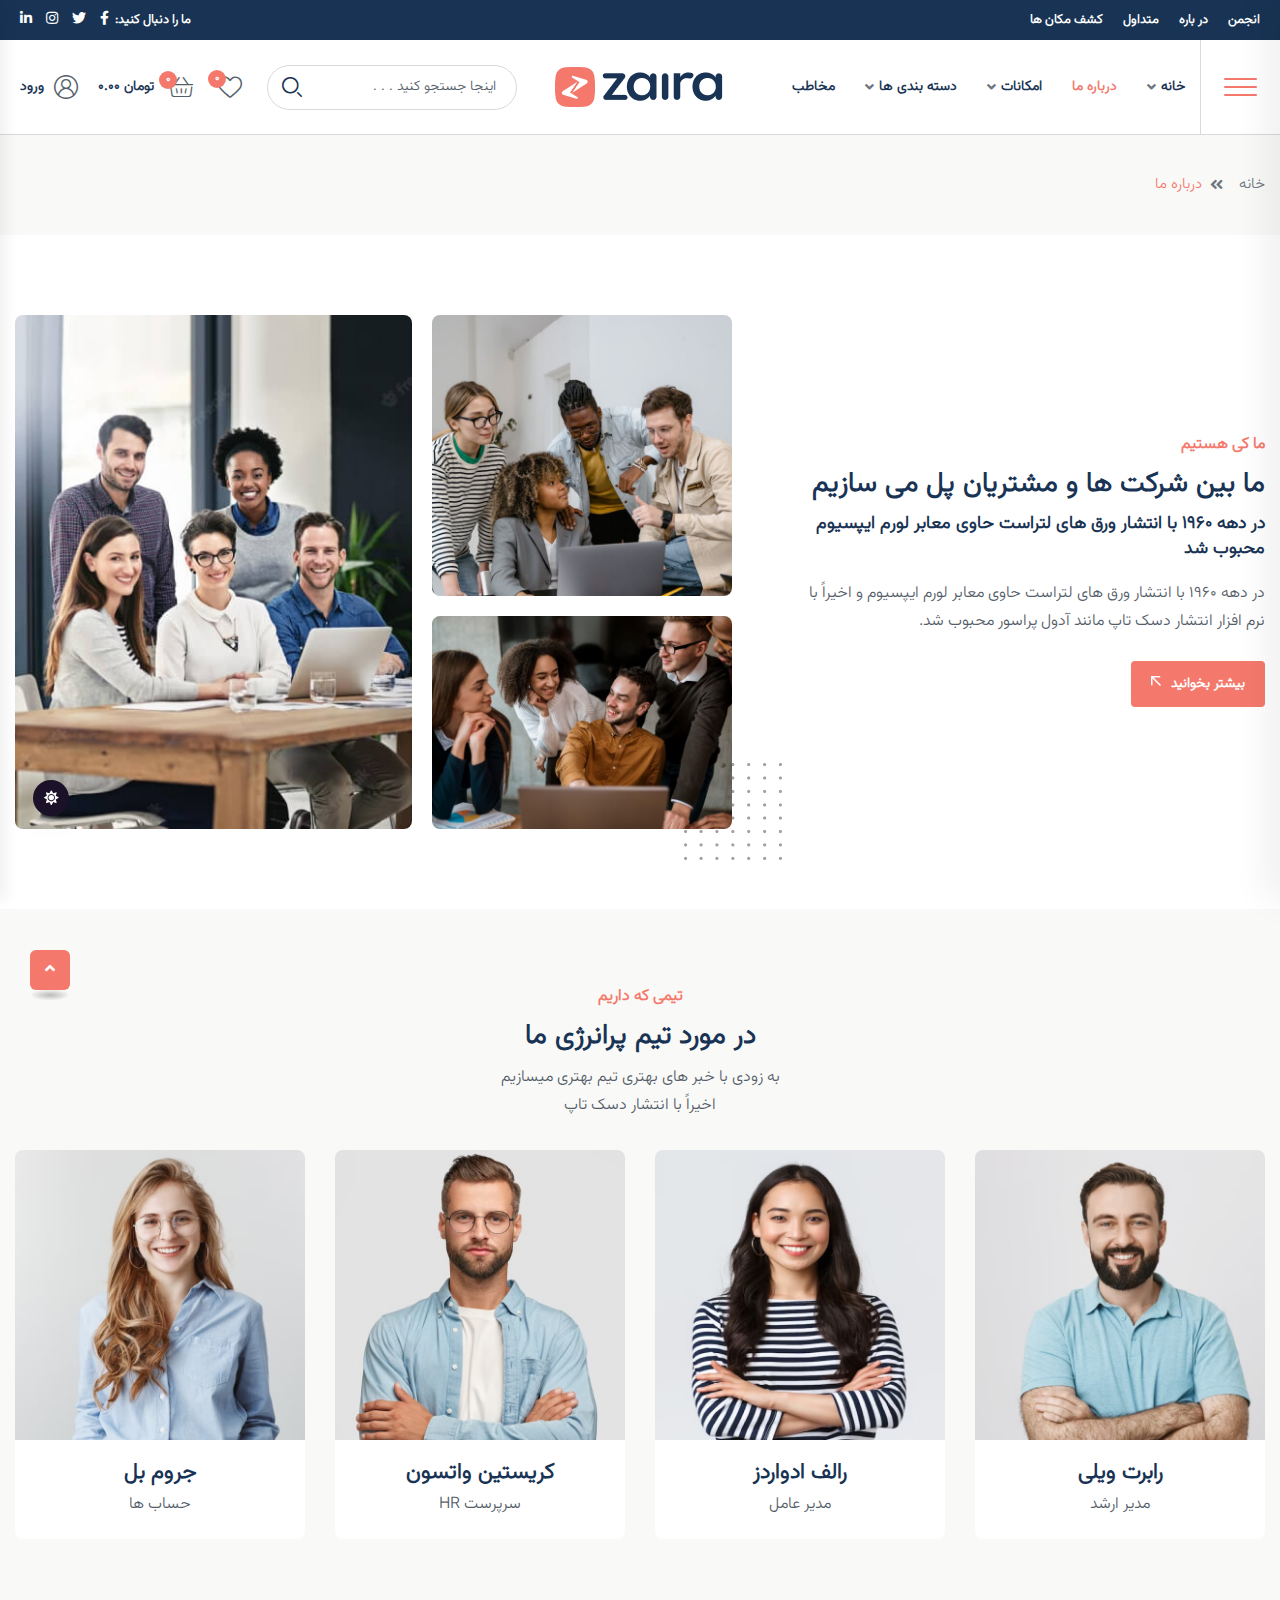
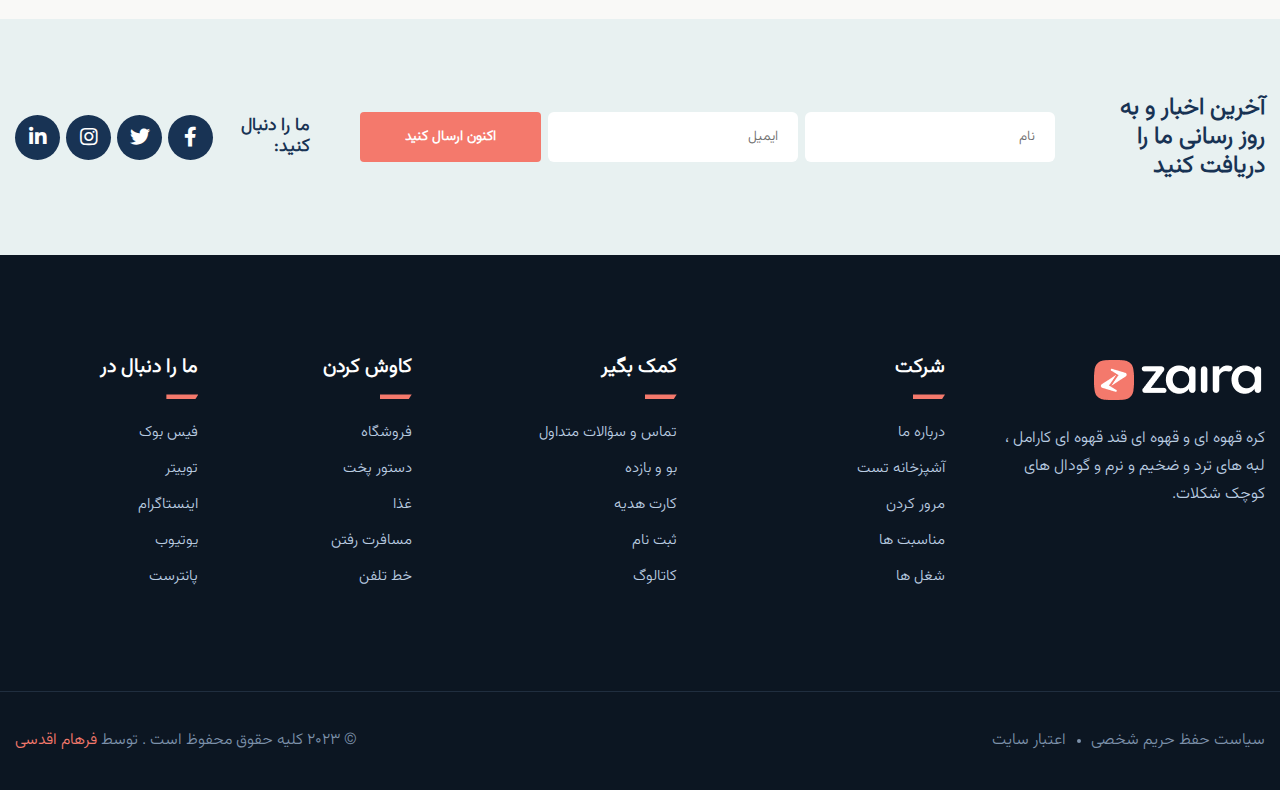
<file: about.html>
<!doctype html><html class="no-js" lang="fa">
<!-- Mirrored from zaira.fasitheme.ir/demos/about.html by HTTrack Website Copier/3.x [XR&CO'2014], Tue, 05 Dec 2023 14:32:16 GMT -->
<head><meta charset="utf-8"><meta http-equiv="x-ua-compatible" content="ie=edge"><title>Zaira - قالب HTML خبری و مجله </title><meta name="description" content="Zaira - قالب HTML خبری و مجله "><meta name="viewport" content="width=device-width, initial-scale=1"><link rel="shortcut icon" type="image/x-icon" href="assets/img/favicon.png"><link rel="stylesheet" href="assets/css/bootstrap.min.css"><link rel="stylesheet" href="assets/css/animate.min.css"><link rel="stylesheet" href="assets/css/magnific-popup.css"><link rel="stylesheet" href="assets/css/fontawesome-all.min.css"><link rel="stylesheet" href="assets/css/flaticon.css"><link rel="stylesheet" href="assets/css/slick.css"><link rel="stylesheet" href="assets/css/swiper-bundle.css"><link rel="stylesheet" href="assets/css/default.css"><link rel="stylesheet" href="assets/css/style.css"><link rel="stylesheet" href="assets/css/responsive.css"></head><body><div id="preloader"><div class="loader-inner"><div id="loader"><h2 id="bg-loader">زایرا<span>.</span></h2><h2 id="fg-loader">زایرا<span>.</span></h2></div></div></div><div class="darkmode-trigger"><label class="modeSwitch"><input type="checkbox"><span class="icon"></span></label></div><button class="scroll-top scroll-to-target" data-target="html"><i class="fas fa-angle-up"></i></button><header><div id="header-fixed-height"></div><div class="header-top-wrap"><div class="container-fluid p-0"><div class="row align-items-center"><div class="col-md-6"><div class="header-top-menu"><ul class="list-wrap"><li><a href="contact.html">انجمن</a></li><li><a href="about.html">در باره</a></li><li><a href="contact.html">متداول</a></li><li><a href="contact.html">کشف مکان ها</a></li></ul></div></div><div class="col-md-6"><div class="header-top-social"><h5 class="title">ما را دنبال کنید:</h5><ul class="list-wrap"><li><a href="about.html#"><i class="fab fa-facebook-f"></i></a></li><li><a href="about.html#"><i class="fab fa-twitter"></i></a></li><li><a href="about.html#"><i class="fab fa-instagram"></i></a></li><li><a href="about.html#"><i class="fab fa-linkedin-in"></i></a></li></ul></div></div></div></div></div><div id="sticky-header" class="menu-area"><div class="container-fluid p-0"><div class="row g-0"><div class="col-12"><div class="menu-wrap"><div class="row align-items-center g-0"><div class="col-xl-5"><div class="header-left-side"><div class="offcanvas-toggle"><a href="javascript:void(0)" class="menu-tigger"><span></span><span></span><span></span></a></div><div class="navbar-wrap main-menu d-none d-xl-flex"><ul class="navigation"><li class="menu-item-has-children"><a href="index-4.html#">خانه</a><ul class="sub-menu"><li><a href="index.html">خانه 01 - پیش فرض</a></li><li><a href="index-2.html">خانه 02 - بازی</a></li><li><a href="index-3.html">خانه 03 - فن آوری</a></li><li><a href="index-4.html">خانه 04 - مسافرت رفتن</a></li><li><a href="index-5.html">خانه 05 - رمز</a></li><li><a href="index-6.html">خانه 06 - روزنامه</a></li></ul></li><li class="active"><a href="about.html">درباره ما</a></li><li class="menu-item-has-children"><a href="about.html#">امکانات</a><ul class="sub-menu"><li class="menu-item-has-children"><a href="about.html#">یک پست چیدمان</a><ul class="sub-menu"><li><a href="blog-details.html">یک پست 01</a></li><li><a href="blog-details-two.html">یک پست 02</a></li></ul></li><li><a href="author.html">جزئیات نویسنده</a></li></ul></li><li class="menu-item-has-children"><a href="about.html#">دسته بندی ها</a><ul class="sub-menu"><li><a href="blog.html">وبلاگ پیش فرض</a></li><li><a href="blog-2.html">چیدمان وبلاگ 02</a></li><li><a href="blog-3.html">چیدمان وبلاگ 03</a></li></ul></li><li><a href="contact.html">مخاطب</a></li></ul></div></div></div><div class="col-xl-2 col-lg-3 col-md-4"><div class="logo text-center"><a href="index.html"><img src="assets/img/logo/logo.png" alt="لوگو"></a></div><div class="logo d-none text-center"><a href="index.html"><img src="assets/img/logo/w_logo.png" alt="لوگو"></a></div></div><div class="col-xl-5 col-lg-9 col-md-8"><div class="header-right-side"><div class="header-search-wrap"><form action="https://zaira.fasitheme.ir/demos/about.html#"><input type="text" placeholder="اینجا جستجو کنید . . ."><button type="submit"><i class="flaticon-search"></i></button></form></div><div class="header-action d-none d-md-block"><ul class="list-wrap"><li class="header-wishlist"><a href="about.html#"><i class="flaticon-heart"></i><span>0</span></a></li><li class="header-cart"><a href="about.html#"><i class="flaticon-basket"></i><span>0</span></a><strong>تومان 0.00</strong></li><li class="header-sine-in"><a href="contact.html"><i class="flaticon-user"></i>ورود</a></li></ul></div></div></div></div><div class="mobile-nav-toggler"><i class="fas fa-bars"></i></div></div><div class="mobile-menu"><nav class="menu-box"><div class="close-btn"><i class="fas fa-times"></i></div><div class="nav-logo"><a href="index.html"><img src="assets/img/logo/logo.png" alt="لوگو"></a></div><div class="nav-logo d-none"><a href="index.html"><img src="assets/img/logo/w_logo.png" alt="لوگو"></a></div><div class="mobile-search"><form action="https://zaira.fasitheme.ir/demos/about.html#"><input type="text" placeholder="اینجا جستجو کنید..."><button><i class="flaticon-search"></i></button></form></div><div class="menu-outer"></div><div class="social-links"><ul class="clearfix list-wrap"><li><a href="about.html#"><i class="fab fa-facebook-f"></i></a></li><li><a href="about.html#"><i class="fab fa-twitter"></i></a></li><li><a href="about.html#"><i class="fab fa-instagram"></i></a></li><li><a href="about.html#"><i class="fab fa-linkedin-in"></i></a></li><li><a href="about.html#"><i class="fab fa-youtube"></i></a></li></ul></div></nav></div><div class="menu-backdrop"></div></div></div></div></div><div class="offCanvas-wrap"><div class="offCanvas-body"><div class="offCanvas-toggle"><span></span><span></span></div><div class="offCanvas-content"><div class="offCanvas-logo logo"><a href="index.html" class="logo-dark"><img src="assets/img/logo/logo.png" alt="لوگو"></a><a href="index.html" class="logo-light"><img src="assets/img/logo/w_logo.png" alt="لوگو"></a></div><p>استدلال به نفع استفاده از متن پرکننده چیزی شبیه به این است: اگر در هر زمان که به آن برسید ، از هرگونه محتوای واقعی در فرآیند مشاوره استفاده می کنید.</p><ul class="offCanvas-instagram list-wrap"><li><a href="assets/img/blog/hr_post01.jpg" class="popup-image"><img src="assets/img/blog/hr_post01.jpg" alt="تصویر"></a></li><li><a href="assets/img/blog/hr_post02.jpg" class="popup-image"><img src="assets/img/blog/hr_post02.jpg" alt="تصویر"></a></li><li><a href="assets/img/blog/hr_post03.jpg" class="popup-image"><img src="assets/img/blog/hr_post03.jpg" alt="تصویر"></a></li><li><a href="assets/img/blog/hr_post04.jpg" class="popup-image"><img src="assets/img/blog/hr_post04.jpg" alt="تصویر"></a></li><li><a href="assets/img/blog/hr_post05.jpg" class="popup-image"><img src="assets/img/blog/hr_post05.jpg" alt="تصویر"></a></li><li><a href="assets/img/blog/hr_post06.jpg" class="popup-image"><img src="assets/img/blog/hr_post06.jpg" alt="تصویر"></a></li></ul></div><div class="offCanvas-contact"><h4 class="title">در تماس باشید</h4><ul class="offCanvas-contact-list list-wrap"><li><i class="fas fa-envelope-open"></i><a href="mailto:info@webmail.com">info@webmail.com</a></li><li><i class="fas fa-phone"></i><a href="tel:88899988877">888 999 888 77</a></li><li><i class="fas fa-map-marker-alt"></i> 12/A, اخبار, ان وای سی</li></ul><ul class="offCanvas-social list-wrap"><li><a href="index-3.html#"><i class="fab fa-facebook-f"></i></a></li><li><a href="index-3.html#"><i class="fab fa-twitter"></i></a></li><li><a href="index-3.html#"><i class="fab fa-linkedin-in"></i></a></li><li><a href="index-3.html#"><i class="fab fa-youtube"></i></a></li></ul></div></div></div><div class="offCanvas-overlay"></div></header><main><div class="breadcrumb-area"><div class="container"><div class="row"><div class="col-lg-12"><div class="breadcrumb-content"><nav aria-label="breadcrumb"><ol class="breadcrumb"><li class="breadcrumb-item"><a href="index.html">خانه</a></li><li class="breadcrumb-item active" aria-current="page">درباره ما</li></ol></nav></div></div></div></div></div><section class="about-area pt-80 pb-80"><div class="container"><div class="row align-items-center justify-content-center"><div class="col-lg-7 col-md-10 order-0 order-lg-2"><div class="about-img"><div class="left-img"><img src="assets/img/images/about_img01.jpg" alt=""><img src="assets/img/images/about_img02.jpg" alt=""></div><div class="right-img"><img src="assets/img/images/about_img03.jpg" alt=""></div><img src="assets/img/images/about_shape.png" alt="" class="shape"></div></div><div class="col-lg-5"><div class="about-content"><div class="section-title-five"><span class="sub-title">ما کی هستیم</span><h2 class="title">ما بین شرکت ها و مشتریان پل می سازیم</h2></div><span>در دهه 1960 با انتشار ورق های لتراست حاوی معابر لورم ایپسیوم محبوب شد</span><p>در دهه 1960 با انتشار ورق های لتراست حاوی معابر لورم ایپسیوم و اخیراً با نرم افزار انتشار دسک تاپ مانند آدول پراسور محبوب شد.</p><div class="view-all-btn"><a href="contact.html" class="btn btn-two link-btn">بیشتر بخوانید<span class="svg-icon"><svg xmlns="http://www.w3.org/2000/svg" viewBox="0 0 10 10" fill="none"><path d="M1.07692 10L0 8.92308L7.38462 1.53846H0.769231V0H10V9.23077H8.46154V2.61538L1.07692 10Z" fill="currentColor" /><path d="M1.07692 10L0 8.92308L7.38462 1.53846H0.769231V0H10V9.23077H8.46154V2.61538L1.07692 10Z" fill="currentColor" /></svg></span></a></div></div></div></div></div></section><section class="team-area"><div class="container"><div class="row justify-content-center"><div class="col-xl-6 col-lg-8"><div class="section-title-five text-center mb-30"><span class="sub-title">تیمی که داریم</span><h2 class="title">در مورد تیم پرانرژی ما</h2><p>به زودی با خبر های بهتری تیم بهتری میسازیم <br> اخیراً با انتشار دسک تاپ </p></div></div></div><div class="row justify-content-center"><div class="col-xl-3 col-lg-4 col-md-6 col-sm-10"><div class="team-item"><div class="team-thumb"><img src="assets/img/images/team_img01.jpg" alt=""><div class="team-social"><ul class="list-wrap"><li><a href="about.html#"><i class="fab fa-facebook-f"></i></a></li><li><a href="about.html#"><i class="fab fa-twitter"></i></a></li><li><a href="about.html#"><i class="fab fa-instagram"></i></a></li><li><a href="about.html#"><i class="fab fa-linkedin-in"></i></a></li></ul></div></div><div class="team-content"><h4 class="title">رابرت ویلی</h4><span>مدیر ارشد</span></div></div></div><div class="col-xl-3 col-lg-4 col-md-6 col-sm-10"><div class="team-item"><div class="team-thumb"><img src="assets/img/images/team_img02.jpg" alt=""><div class="team-social"><ul class="list-wrap"><li><a href="about.html#"><i class="fab fa-facebook-f"></i></a></li><li><a href="about.html#"><i class="fab fa-twitter"></i></a></li><li><a href="about.html#"><i class="fab fa-instagram"></i></a></li><li><a href="about.html#"><i class="fab fa-linkedin-in"></i></a></li></ul></div></div><div class="team-content"><h4 class="title">رالف ادواردز</h4><span>مدیر عامل</span></div></div></div><div class="col-xl-3 col-lg-4 col-md-6 col-sm-10"><div class="team-item"><div class="team-thumb"><img src="assets/img/images/team_img03.jpg" alt=""><div class="team-social"><ul class="list-wrap"><li><a href="about.html#"><i class="fab fa-facebook-f"></i></a></li><li><a href="about.html#"><i class="fab fa-twitter"></i></a></li><li><a href="about.html#"><i class="fab fa-instagram"></i></a></li><li><a href="about.html#"><i class="fab fa-linkedin-in"></i></a></li></ul></div></div><div class="team-content"><h4 class="title">کریستین واتسون</h4><span>سرپرست HR</span></div></div></div><div class="col-xl-3 col-lg-4 col-md-6 col-sm-10"><div class="team-item"><div class="team-thumb"><img src="assets/img/images/team_img04.jpg" alt=""><div class="team-social"><ul class="list-wrap"><li><a href="about.html#"><i class="fab fa-facebook-f"></i></a></li><li><a href="about.html#"><i class="fab fa-twitter"></i></a></li><li><a href="about.html#"><i class="fab fa-instagram"></i></a></li><li><a href="about.html#"><i class="fab fa-linkedin-in"></i></a></li></ul></div></div><div class="team-content"><h4 class="title">جروم بل</h4><span>حساب ها</span></div></div></div></div></div></section><section class="newsletter-area-three"><div class="container"><div class="row"><div class="col-lg-12"><div class="newsletter-wrap-three"><div class="newsletter-content"><h2 class="title">آخرین اخبار و به روز رسانی ما را دریافت کنید</h2></div><div class="newsletter-form"><form action="https://zaira.fasitheme.ir/demos/about.html#"><div class="form-grp"><input type="text" placeholder="نام"></div><div class="form-grp"><input type="email" placeholder="ایمیل"></div><button type="submit" class="btn">اکنون ارسال کنید</button></form></div><div class="newsletter-social"><h4 class="title">ما را دنبال کنید:</h4><ul class="list-wrap"><li><a href="about.html#"><i class="fab fa-facebook-f"></i></a></li><li><a href="about.html#"><i class="fab fa-twitter"></i></a></li><li><a href="about.html#"><i class="fab fa-instagram"></i></a></li><li><a href="about.html#"><i class="fab fa-linkedin-in"></i></a></li></ul></div></div></div></div></div></section></main><footer><div class="footer-area"><div class="footer-top"><div class="container"><div class="row"><div class="col-lg-3 col-md-7"><div class="footer-widget"><div class="fw-logo"><a href="index.html"><img src="assets/img/logo/w_logo.png" alt=""></a></div><div class="footer-content"><p>کره قهوه ای و قهوه ای قند قهوه ای کارامل ، لبه های ترد و ضخیم و نرم و گودال های کوچک شکلات.</p></div></div></div><div class="col-lg-2 col-md-5 col-sm-6"><div class="footer-widget"><h4 class="fw-title">شرکت</h4><div class="footer-link-wrap"><ul class="list-wrap"><li><a href="about.html">درباره ما</a></li><li><a href="contact.html">آشپزخانه تست</a></li><li><a href="contact.html">مرور کردن</a></li><li><a href="contact.html">مناسبت ها</a></li><li><a href="contact.html">شغل ها</a></li></ul></div></div></div><div class="col-lg-3 col-md-4 col-sm-6"><div class="footer-widget"><h4 class="fw-title">کمک بگیر</h4><div class="footer-link-wrap"><ul class="list-wrap"><li><a href="contact.html">تماس و سؤالات متداول</a></li><li><a href="contact.html">بو و بازده</a></li><li><a href="contact.html">کارت هدیه</a></li><li><a href="contact.html">ثبت نام</a></li><li><a href="contact.html">کاتالوگ</a></li></ul></div></div></div><div class="col-lg-2 col-md-4 col-sm-6"><div class="footer-widget"><h4 class="fw-title">کاوش کردن</h4><div class="footer-link-wrap"><ul class="list-wrap"><li><a href="contact.html">فروشگاه</a></li><li><a href="contact.html">دستور پخت</a></li><li><a href="contact.html">غذا</a></li><li><a href="contact.html">مسافرت رفتن</a></li><li><a href="contact.html">خط تلفن</a></li></ul></div></div></div><div class="col-lg-2 col-md-4 col-sm-6"><div class="footer-widget"><h4 class="fw-title">ما را دنبال در</h4><div class="footer-link-wrap"><ul class="list-wrap"><li><a href="about.html#">فیس بوک</a></li><li><a href="about.html#">توییتر</a></li><li><a href="about.html#">اینستاگرام</a></li><li><a href="about.html#">یوتیوب</a></li><li><a href="about.html#">پانترست</a></li></ul></div></div></div></div></div></div><div class="footer-bottom"><div class="container"><div class="row"><div class="col-md-6"><div class="footer-bottom-menu"><ul class="list-wrap"><li><a href="contact.html">سیاست حفظ حریم شخصی</a></li><li><a href="contact.html">اعتبار سایت</a></li></ul></div></div><div class="col-md-6"><div class="copyright-text"><p>© 2023 کلیه حقوق محفوظ است . توسط <a href="https://www.rtl-theme.com/author/farhamaghdasi/products/">فرهام اقدسی</a></p></div></div></div></div></div></div></footer><script src="assets/js/vendor/jquery-3.6.0.min.js"></script><script src="assets/js/bootstrap.min.js"></script><script src="assets/js/jquery.magnific-popup.min.js"></script><script src="assets/js/slick.min.js"></script><script src="assets/js/swiper-bundle.js"></script><script src="assets/js/ajax-form.js"></script><script src="assets/js/wow.min.js"></script><script src="assets/js/main.js"></script></body>
<!-- Mirrored from zaira.fasitheme.ir/demos/about.html by HTTrack Website Copier/3.x [XR&CO'2014], Tue, 05 Dec 2023 14:32:18 GMT -->
</html>
</file>
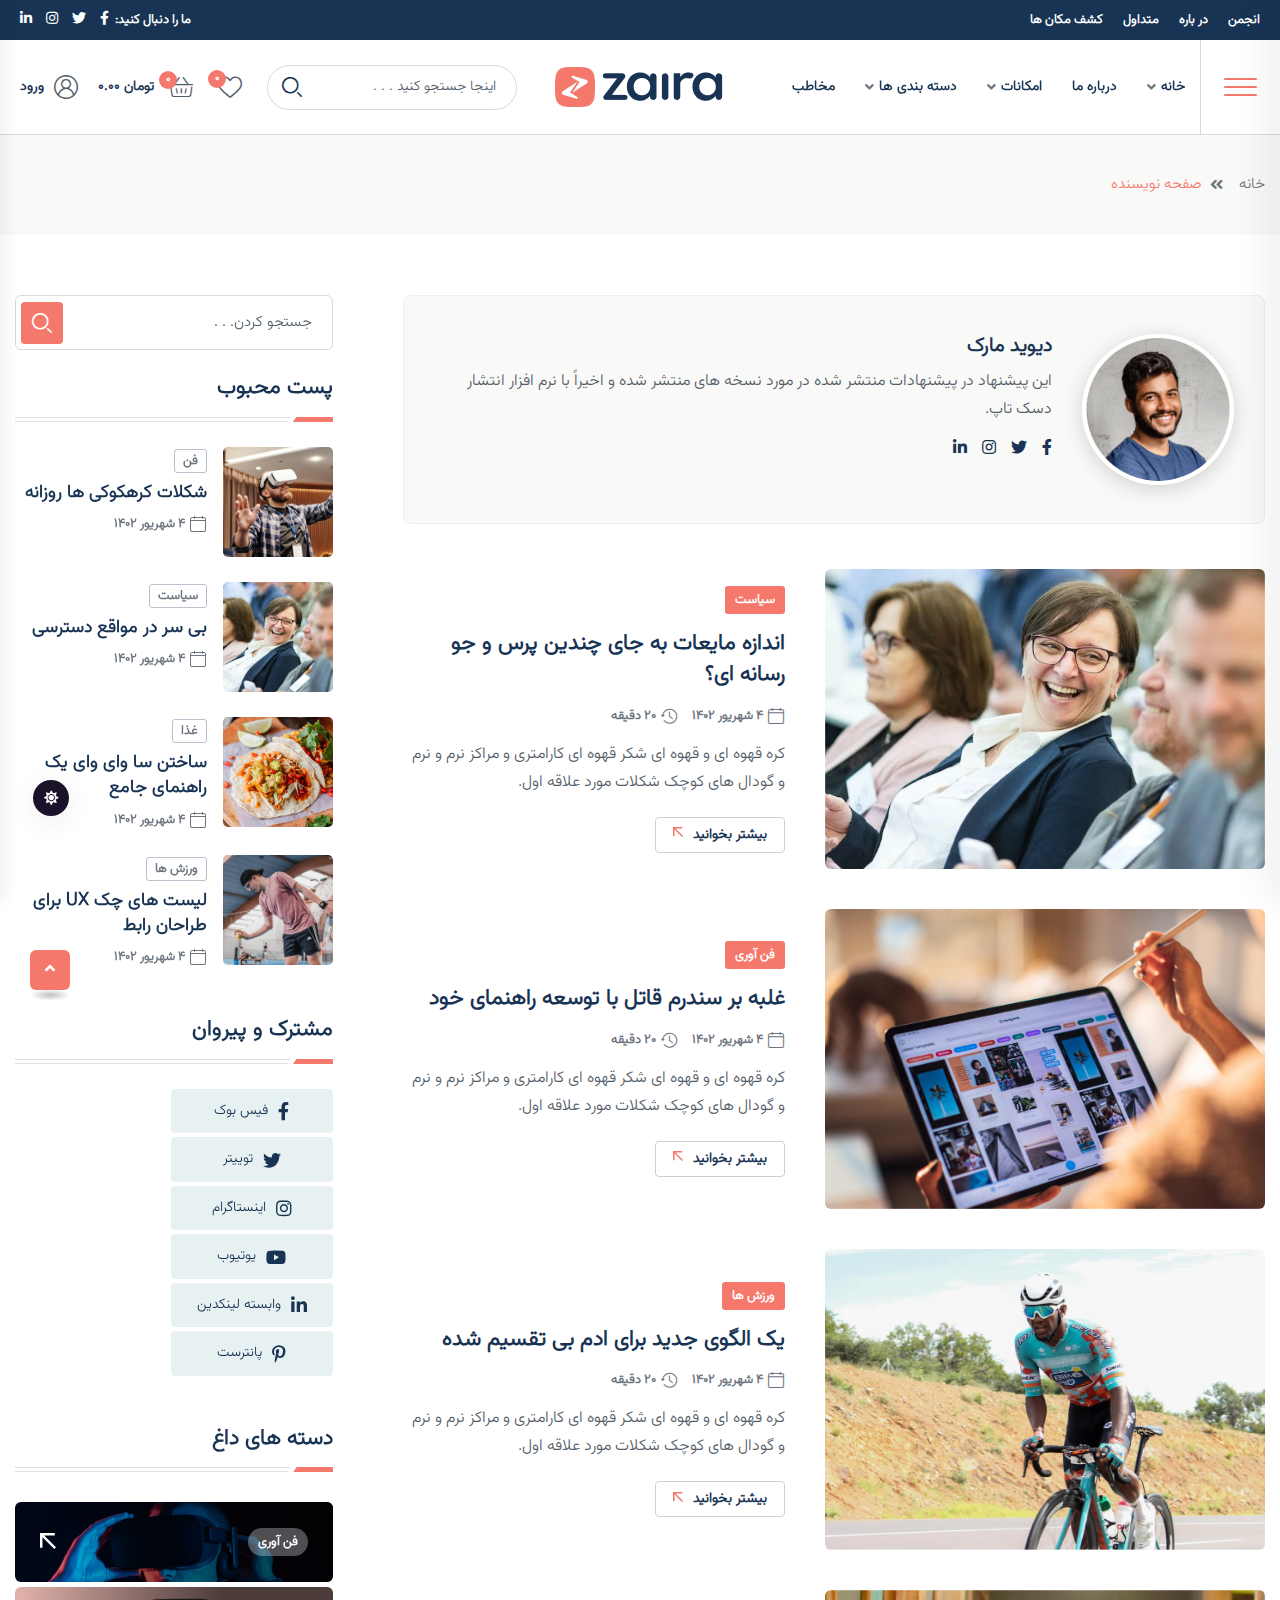
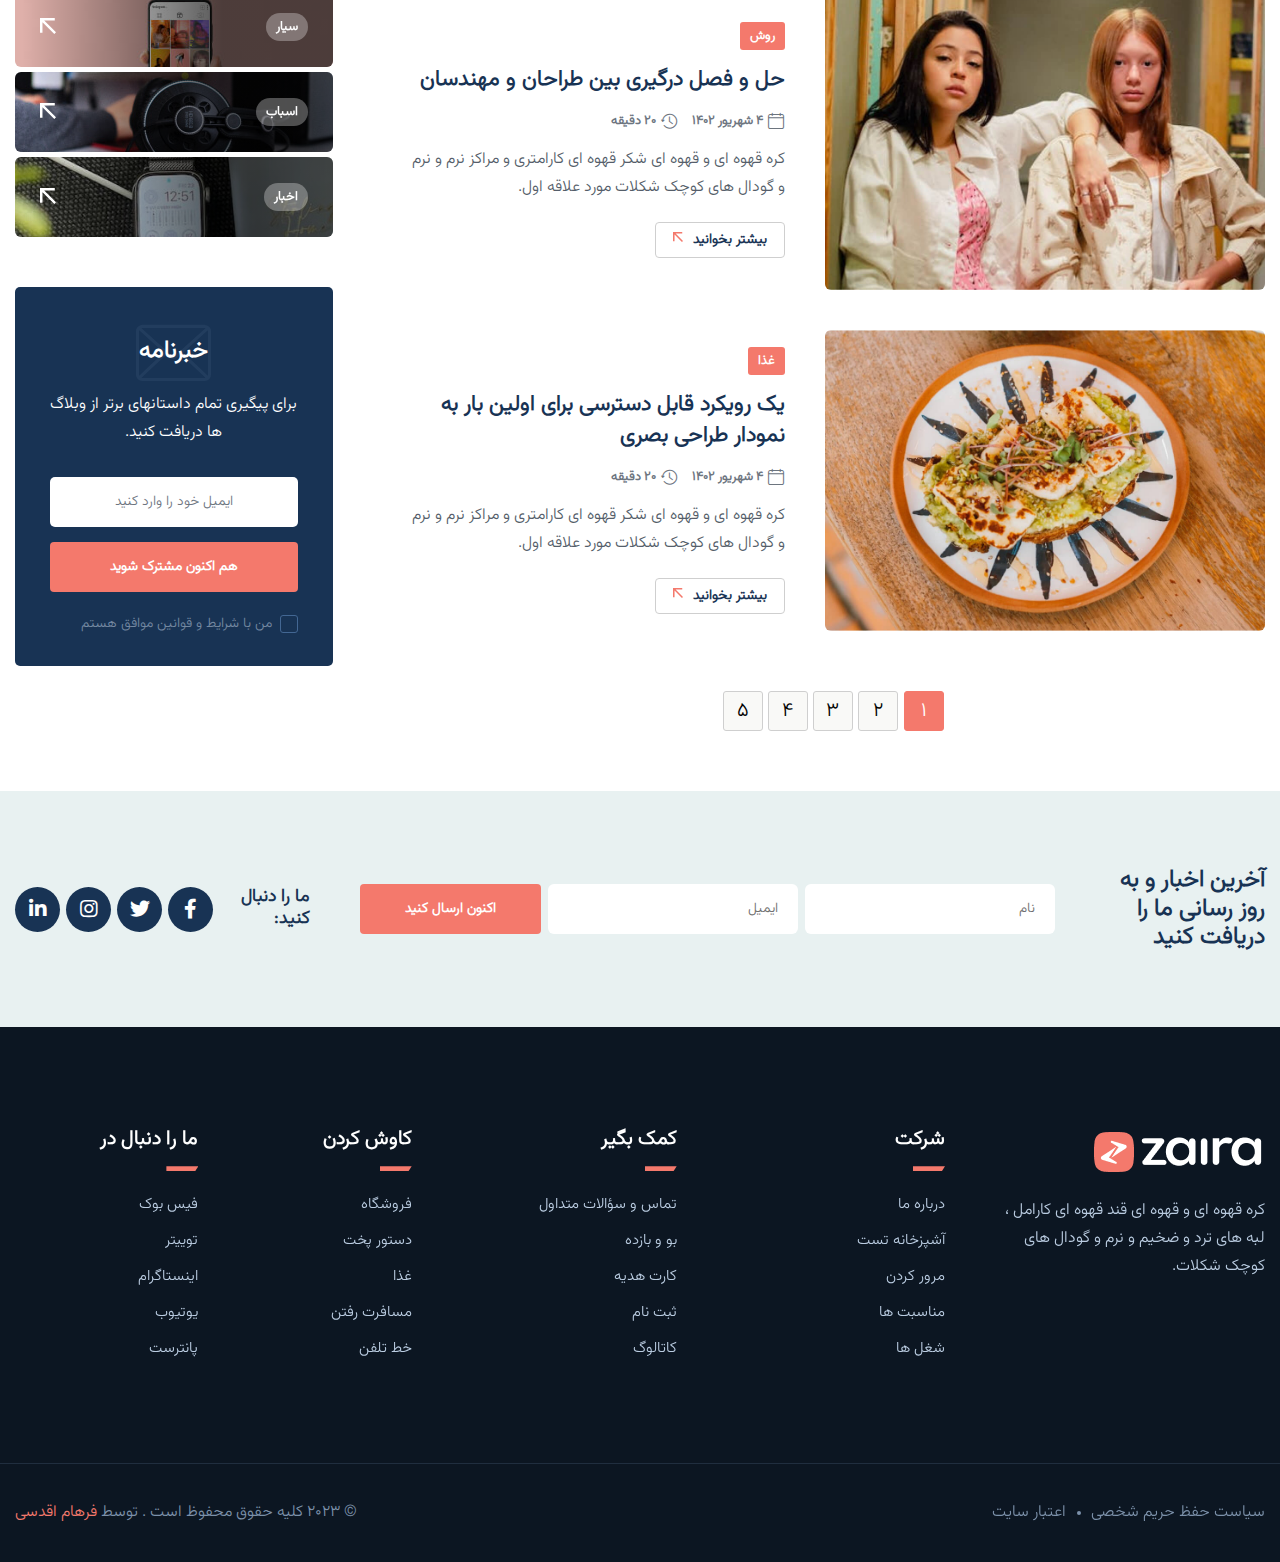
<file: author.html>
<!doctype html><html class="no-js" lang="fa">
<!-- Mirrored from zaira.fasitheme.ir/demos/author.html by HTTrack Website Copier/3.x [XR&CO'2014], Tue, 05 Dec 2023 14:33:03 GMT -->
<head><meta charset="utf-8"><meta http-equiv="x-ua-compatible" content="ie=edge"><title>Zaira - قالب HTML خبری و مجله </title><meta name="description" content="Zaira - قالب HTML خبری و مجله "><meta name="viewport" content="width=device-width, initial-scale=1"><link rel="shortcut icon" type="image/x-icon" href="assets/img/favicon.png"><link rel="stylesheet" href="assets/css/bootstrap.min.css"><link rel="stylesheet" href="assets/css/animate.min.css"><link rel="stylesheet" href="assets/css/magnific-popup.css"><link rel="stylesheet" href="assets/css/fontawesome-all.min.css"><link rel="stylesheet" href="assets/css/flaticon.css"><link rel="stylesheet" href="assets/css/slick.css"><link rel="stylesheet" href="assets/css/swiper-bundle.css"><link rel="stylesheet" href="assets/css/default.css"><link rel="stylesheet" href="assets/css/style.css"><link rel="stylesheet" href="assets/css/responsive.css"></head><body><div id="preloader"><div class="loader-inner"><div id="loader"><h2 id="bg-loader">زایرا<span>.</span></h2><h2 id="fg-loader">زایرا<span>.</span></h2></div></div></div><div class="darkmode-trigger"><label class="modeSwitch"><input type="checkbox"><span class="icon"></span></label></div><button class="scroll-top scroll-to-target" data-target="html"><i class="fas fa-angle-up"></i></button><header><div id="header-fixed-height"></div><div class="header-top-wrap"><div class="container-fluid p-0"><div class="row align-items-center"><div class="col-md-6"><div class="header-top-menu"><ul class="list-wrap"><li><a href="contact.html">انجمن</a></li><li><a href="about.html">در باره</a></li><li><a href="contact.html">متداول</a></li><li><a href="contact.html">کشف مکان ها</a></li></ul></div></div><div class="col-md-6"><div class="header-top-social"><h5 class="title">ما را دنبال کنید:</h5><ul class="list-wrap"><li><a href="author.html#"><i class="fab fa-facebook-f"></i></a></li><li><a href="author.html#"><i class="fab fa-twitter"></i></a></li><li><a href="author.html#"><i class="fab fa-instagram"></i></a></li><li><a href="author.html#"><i class="fab fa-linkedin-in"></i></a></li></ul></div></div></div></div></div><div id="sticky-header" class="menu-area"><div class="container-fluid p-0"><div class="row g-0"><div class="col-12"><div class="menu-wrap"><div class="row align-items-center g-0"><div class="col-xl-5"><div class="header-left-side"><div class="offcanvas-toggle"><a href="javascript:void(0)" class="menu-tigger"><span></span><span></span><span></span></a></div><div class="navbar-wrap main-menu d-none d-xl-flex"><ul class="navigation"><li class="menu-item-has-children"><a href="author.html#">خانه</a><ul class="sub-menu"><li><a href="index.html">خانه 01 - پیش فرض</a></li><li><a href="index-2.html">خانه 02 - بازی</a></li><li><a href="index-3.html">خانه 03 - فن آوری</a></li><li><a href="index-4.html">خانه 04 - مسافرت رفتن</a></li><li><a href="index-5.html">خانه 05 - رمز</a></li><li><a href="index-6.html">خانه 06 - روزنامه</a></li></ul></li><li><a href="about.html">درباره ما</a></li><li class="menu-item-has-children"><a href="author.html#">امکانات</a><ul class="sub-menu"><li class="menu-item-has-children"><a href="author.html#">یک پست چیدمان</a><ul class="sub-menu"><li><a href="blog-details.html">یک پست 01</a></li><li><a href="blog-details-two.html">یک پست 02</a></li></ul></li><li class="active"><a href="author.html">جزئیات نویسنده</a></li></ul></li><li class="menu-item-has-children"><a href="author.html#">دسته بندی ها</a><ul class="sub-menu"><li><a href="blog.html">وبلاگ پیش فرض</a></li><li><a href="blog-2.html">چیدمان وبلاگ 02</a></li><li><a href="blog-3.html">چیدمان وبلاگ 03</a></li></ul></li><li><a href="contact.html">مخاطب</a></li></ul></div></div></div><div class="col-xl-2 col-lg-3 col-md-4"><div class="logo text-center"><a href="index.html"><img src="assets/img/logo/logo.png" alt="لوگو"></a></div><div class="logo d-none text-center"><a href="index.html"><img src="assets/img/logo/w_logo.png" alt="لوگو"></a></div></div><div class="col-xl-5 col-lg-9 col-md-8"><div class="header-right-side"><div class="header-search-wrap"><form action="https://zaira.fasitheme.ir/demos/author.html#"><input type="text" placeholder="اینجا جستجو کنید . . ."><button type="submit"><i class="flaticon-search"></i></button></form></div><div class="header-action d-none d-md-block"><ul class="list-wrap"><li class="header-wishlist"><a href="author.html#"><i class="flaticon-heart"></i><span>0</span></a></li><li class="header-cart"><a href="author.html#"><i class="flaticon-basket"></i><span>0</span></a><strong>تومان 0.00</strong></li><li class="header-sine-in"><a href="contact.html"><i class="flaticon-user"></i>ورود</a></li></ul></div></div></div></div><div class="mobile-nav-toggler"><i class="fas fa-bars"></i></div></div><div class="mobile-menu"><nav class="menu-box"><div class="close-btn"><i class="fas fa-times"></i></div><div class="nav-logo"><a href="index.html"><img src="assets/img/logo/logo.png" alt="لوگو"></a></div><div class="nav-logo d-none"><a href="index.html"><img src="assets/img/logo/w_logo.png" alt="لوگو"></a></div><div class="mobile-search"><form action="https://zaira.fasitheme.ir/demos/author.html#"><input type="text" placeholder="اینجا جستجو کنید..."><button><i class="flaticon-search"></i></button></form></div><div class="menu-outer"></div><div class="social-links"><ul class="clearfix list-wrap"><li><a href="author.html#"><i class="fab fa-facebook-f"></i></a></li><li><a href="author.html#"><i class="fab fa-twitter"></i></a></li><li><a href="author.html#"><i class="fab fa-instagram"></i></a></li><li><a href="author.html#"><i class="fab fa-linkedin-in"></i></a></li><li><a href="author.html#"><i class="fab fa-youtube"></i></a></li></ul></div></nav></div><div class="menu-backdrop"></div></div></div></div></div><div class="offCanvas-wrap"><div class="offCanvas-body"><div class="offCanvas-toggle"><span></span><span></span></div><div class="offCanvas-content"><div class="offCanvas-logo logo"><a href="index.html" class="logo-dark"><img src="assets/img/logo/logo.png" alt="لوگو"></a><a href="index.html" class="logo-light"><img src="assets/img/logo/w_logo.png" alt="لوگو"></a></div><p>استدلال به نفع استفاده از متن پرکننده چیزی شبیه به این است: اگر در هر زمان که به آن برسید ، از هرگونه محتوای واقعی در فرآیند مشاوره استفاده می کنید.</p><ul class="offCanvas-instagram list-wrap"><li><a href="assets/img/blog/hr_post01.jpg" class="popup-image"><img src="assets/img/blog/hr_post01.jpg" alt="تصویر"></a></li><li><a href="assets/img/blog/hr_post02.jpg" class="popup-image"><img src="assets/img/blog/hr_post02.jpg" alt="تصویر"></a></li><li><a href="assets/img/blog/hr_post03.jpg" class="popup-image"><img src="assets/img/blog/hr_post03.jpg" alt="تصویر"></a></li><li><a href="assets/img/blog/hr_post04.jpg" class="popup-image"><img src="assets/img/blog/hr_post04.jpg" alt="تصویر"></a></li><li><a href="assets/img/blog/hr_post05.jpg" class="popup-image"><img src="assets/img/blog/hr_post05.jpg" alt="تصویر"></a></li><li><a href="assets/img/blog/hr_post06.jpg" class="popup-image"><img src="assets/img/blog/hr_post06.jpg" alt="تصویر"></a></li></ul></div><div class="offCanvas-contact"><h4 class="title">در تماس باشید</h4><ul class="offCanvas-contact-list list-wrap"><li><i class="fas fa-envelope-open"></i><a href="mailto:info@webmail.com">info@webmail.com</a></li><li><i class="fas fa-phone"></i><a href="tel:88899988877">888 999 888 77</a></li><li><i class="fas fa-map-marker-alt"></i> 12/A, اخبار, ان وای سی</li></ul><ul class="offCanvas-social list-wrap"><li><a href="author.html#"><i class="fab fa-facebook-f"></i></a></li><li><a href="author.html#"><i class="fab fa-twitter"></i></a></li><li><a href="author.html#"><i class="fab fa-linkedin-in"></i></a></li><li><a href="author.html#"><i class="fab fa-youtube"></i></a></li></ul></div></div></div><div class="offCanvas-overlay"></div></header><main><div class="breadcrumb-area"><div class="container"><div class="row"><div class="col-lg-12"><div class="breadcrumb-content"><nav aria-label="breadcrumb"><ol class="breadcrumb"><li class="breadcrumb-item"><a href="index.html">خانه</a></li><li class="breadcrumb-item active" aria-current="page">صفحه نویسنده</li></ol></nav></div></div></div></div></div><section class="author-area pt-60 pb-60"><div class="container"><div class="author-inner-wrap"><div class="row justify-content-center"><div class="col-70"><div class="author-wrap"><div class="author-thumb"><img src="assets/img/images/author_img.png" alt=""></div><div class="author-content"><h4 class="name">دیوید مارک</h4><p>این پیشنهاد در پیشنهادات منتشر شده در مورد نسخه های منتشر شده و اخیراً با نرم افزار انتشار دسک تاپ.</p><div class="author-social"><ul class="list-wrap"><li><a href="author.html#"><i class="fab fa-facebook-f"></i></a></li><li><a href="author.html#"><i class="fab fa-twitter"></i></a></li><li><a href="author.html#"><i class="fab fa-instagram"></i></a></li><li><a href="author.html#"><i class="fab fa-linkedin-in"></i></a></li></ul></div></div></div><div class="weekly-post-item-wrap"><div class="weekly-post-item weekly-post-four"><div class="weekly-post-thumb"><a href="blog-details.html"><img src="assets/img/blog/author_post01.jpg" alt=""></a></div><div class="weekly-post-content"><a href="blog.html" class="post-tag">سیاست</a><h2 class="post-title"><a href="blog-details.html">اندازه مایعات به جای چندین پرس و جو رسانه ای؟</a></h2><div class="blog-post-meta"><ul class="list-wrap"><li><i class="flaticon-calendar"></i>4 شهریور 1402</li><li><i class="flaticon-history"></i>20 دقیقه</li></ul></div><p>کره قهوه ای و قهوه ای شکر قهوه ای کارامتری و مراکز نرم و نرم و گودال های کوچک شکلات مورد علاقه اول.</p><div class="view-all-btn"><a href="blog-details.html" class="link-btn">بیشتر بخوانید<span class="svg-icon"><svg xmlns="http://www.w3.org/2000/svg" viewBox="0 0 10 10" fill="none"><path d="M1.07692 10L0 8.92308L7.38462 1.53846H0.769231V0H10V9.23077H8.46154V2.61538L1.07692 10Z" fill="currentColor" /><path d="M1.07692 10L0 8.92308L7.38462 1.53846H0.769231V0H10V9.23077H8.46154V2.61538L1.07692 10Z" fill="currentColor" /></svg></span></a></div></div></div><div class="weekly-post-item weekly-post-four"><div class="weekly-post-thumb"><a href="blog-details.html"><img src="assets/img/blog/author_post02.jpg" alt=""></a></div><div class="weekly-post-content"><a href="blog.html" class="post-tag">فن آوری</a><h2 class="post-title"><a href="blog-details.html">غلبه بر سندرم قاتل با توسعه راهنمای خود</a></h2><div class="blog-post-meta"><ul class="list-wrap"><li><i class="flaticon-calendar"></i>4 شهریور 1402</li><li><i class="flaticon-history"></i>20 دقیقه</li></ul></div><p>کره قهوه ای و قهوه ای شکر قهوه ای کارامتری و مراکز نرم و نرم و گودال های کوچک شکلات مورد علاقه اول.</p><div class="view-all-btn"><a href="blog-details.html" class="link-btn">بیشتر بخوانید<span class="svg-icon"><svg xmlns="http://www.w3.org/2000/svg" viewBox="0 0 10 10" fill="none"><path d="M1.07692 10L0 8.92308L7.38462 1.53846H0.769231V0H10V9.23077H8.46154V2.61538L1.07692 10Z" fill="currentColor" /><path d="M1.07692 10L0 8.92308L7.38462 1.53846H0.769231V0H10V9.23077H8.46154V2.61538L1.07692 10Z" fill="currentColor" /></svg></span></a></div></div></div><div class="weekly-post-item weekly-post-four"><div class="weekly-post-thumb"><a href="blog-details.html"><img src="assets/img/blog/author_post03.jpg" alt=""></a></div><div class="weekly-post-content"><a href="blog.html" class="post-tag">ورزش ها</a><h2 class="post-title"><a href="blog-details.html">یک الگوی جدید برای ادم بی تقسیم شده</a></h2><div class="blog-post-meta"><ul class="list-wrap"><li><i class="flaticon-calendar"></i>4 شهریور 1402</li><li><i class="flaticon-history"></i>20 دقیقه</li></ul></div><p>کره قهوه ای و قهوه ای شکر قهوه ای کارامتری و مراکز نرم و نرم و گودال های کوچک شکلات مورد علاقه اول.</p><div class="view-all-btn"><a href="blog-details.html" class="link-btn">بیشتر بخوانید<span class="svg-icon"><svg xmlns="http://www.w3.org/2000/svg" viewBox="0 0 10 10" fill="none"><path d="M1.07692 10L0 8.92308L7.38462 1.53846H0.769231V0H10V9.23077H8.46154V2.61538L1.07692 10Z" fill="currentColor" /><path d="M1.07692 10L0 8.92308L7.38462 1.53846H0.769231V0H10V9.23077H8.46154V2.61538L1.07692 10Z" fill="currentColor" /></svg></span></a></div></div></div><div class="weekly-post-item weekly-post-four"><div class="weekly-post-thumb"><a href="blog-details.html"><img src="assets/img/blog/author_post04.jpg" alt=""></a></div><div class="weekly-post-content"><a href="blog.html" class="post-tag">روش</a><h2 class="post-title"><a href="blog-details.html">حل و فصل درگیری بین طراحان و مهندسان</a></h2><div class="blog-post-meta"><ul class="list-wrap"><li><i class="flaticon-calendar"></i>4 شهریور 1402</li><li><i class="flaticon-history"></i>20 دقیقه</li></ul></div><p>کره قهوه ای و قهوه ای شکر قهوه ای کارامتری و مراکز نرم و نرم و گودال های کوچک شکلات مورد علاقه اول.</p><div class="view-all-btn"><a href="blog-details.html" class="link-btn">بیشتر بخوانید<span class="svg-icon"><svg xmlns="http://www.w3.org/2000/svg" viewBox="0 0 10 10" fill="none"><path d="M1.07692 10L0 8.92308L7.38462 1.53846H0.769231V0H10V9.23077H8.46154V2.61538L1.07692 10Z" fill="currentColor" /><path d="M1.07692 10L0 8.92308L7.38462 1.53846H0.769231V0H10V9.23077H8.46154V2.61538L1.07692 10Z" fill="currentColor" /></svg></span></a></div></div></div><div class="weekly-post-item weekly-post-four"><div class="weekly-post-thumb"><a href="blog-details.html"><img src="assets/img/blog/author_post05.jpg" alt=""></a></div><div class="weekly-post-content"><a href="blog.html" class="post-tag">غذا</a><h2 class="post-title"><a href="blog-details.html">یک رویکرد قابل دسترسی برای اولین بار به نمودار طراحی بصری</a></h2><div class="blog-post-meta"><ul class="list-wrap"><li><i class="flaticon-calendar"></i>4 شهریور 1402</li><li><i class="flaticon-history"></i>20 دقیقه</li></ul></div><p>کره قهوه ای و قهوه ای شکر قهوه ای کارامتری و مراکز نرم و نرم و گودال های کوچک شکلات مورد علاقه اول.</p><div class="view-all-btn"><a href="blog-details.html" class="link-btn">بیشتر بخوانید<span class="svg-icon"><svg xmlns="http://www.w3.org/2000/svg" viewBox="0 0 10 10" fill="none"><path d="M1.07692 10L0 8.92308L7.38462 1.53846H0.769231V0H10V9.23077H8.46154V2.61538L1.07692 10Z" fill="currentColor" /><path d="M1.07692 10L0 8.92308L7.38462 1.53846H0.769231V0H10V9.23077H8.46154V2.61538L1.07692 10Z" fill="currentColor" /></svg></span></a></div></div></div></div><div class="pagination-wrap mt-60"><nav aria-label="Page navigation example"><ul class="pagination list-wrap"><li class="page-item active"><a class="page-link" href="author.html#">1</a></li><li class="page-item"><a class="page-link" href="author.html#">2</a></li><li class="page-item"><a class="page-link" href="author.html#">3</a></li><li class="page-item"><a class="page-link" href="author.html#">4</a></li><li class="page-item"><a class="page-link" href="author.html#">5</a></li></ul></nav></div></div><div class="col-30"><div class="sidebar-wrap"><div class="sidebar-widget"><div class="sidebar-search"><form action="https://zaira.fasitheme.ir/demos/author.html#"><input type="text" placeholder="جستجو کردن. . ."><button type="submit"><i class="flaticon-search"></i></button></form></div></div><div class="sidebar-widget sidebar-widget-two"><div class="widget-title mb-25"><h2 class="title">پست محبوب</h2><div class="section-title-line"></div></div><div class="popular-post-wrap"><div class="popular-post"><div class="thumb"><a href="blog-details.html"><img src="assets/img/blog/author_popular_post01.jpg" alt=""></a></div><div class="content"><a href="blog.html" class="post-tag-two">فن</a><h2 class="post-title"><a href="blog-details.html">شکلات کرهکوکی ها روزانه</a></h2><div class="blog-post-meta"><ul class="list-wrap"><li><i class="flaticon-calendar"></i>4 شهریور 1402</li></ul></div></div></div><div class="popular-post"><div class="thumb"><a href="blog-details.html"><img src="assets/img/blog/author_popular_post02.jpg" alt=""></a></div><div class="content"><a href="blog.html" class="post-tag-two">سیاست</a><h2 class="post-title"><a href="blog-details.html">بی سر در مواقع دسترسی</a></h2><div class="blog-post-meta"><ul class="list-wrap"><li><i class="flaticon-calendar"></i>4 شهریور 1402</li></ul></div></div></div><div class="popular-post"><div class="thumb"><a href="blog-details.html"><img src="assets/img/blog/author_popular_post03.jpg" alt=""></a></div><div class="content"><a href="blog.html" class="post-tag-two">غذا</a><h2 class="post-title"><a href="blog-details.html">ساختن سا وای وای یک راهنمای جامع</a></h2><div class="blog-post-meta"><ul class="list-wrap"><li><i class="flaticon-calendar"></i>4 شهریور 1402</li></ul></div></div></div><div class="popular-post"><div class="thumb"><a href="blog-details.html"><img src="assets/img/blog/author_popular_post04.jpg" alt=""></a></div><div class="content"><a href="blog.html" class="post-tag-two">ورزش ها</a><h2 class="post-title"><a href="blog-details.html">لیست های چک UX برای طراحان رابط</a></h2><div class="blog-post-meta"><ul class="list-wrap"><li><i class="flaticon-calendar"></i>4 شهریور 1402</li></ul></div></div></div></div></div><div class="sidebar-widget sidebar-widget-two"><div class="widget-title mb-25"><h2 class="title">مشترک و پیروان</h2><div class="section-title-line"></div></div><div class="sidebar-social-wrap"><ul class="list-wrap"><li><a href="author.html#"><i class="fab fa-facebook-f"></i>فیس بوک</a></li><li><a href="author.html#"><i class="fab fa-twitter"></i>توییتر</a></li><li><a href="author.html#"><i class="fab fa-instagram"></i>اینستاگرام</a></li><li><a href="author.html#"><i class="fab fa-youtube"></i>یوتیوب</a></li><li><a href="author.html#"><i class="fab fa-linkedin-in"></i>وابسته لینکدین</a></li><li><a href="author.html#"><i class="fab fa-pinterest-p"></i>پانترست</a></li></ul></div></div><div class="sidebar-widget sidebar-widget-two"><div class="widget-title mb-30"><h6 class="title">دسته های داغ</h6><div class="section-title-line"></div></div><div class="sidebar-categories"><ul class="list-wrap"><li><a href="blog.html" data-background="assets/img/images/t_cat_img01.jpg"><span class="post-tag post-tag-three">فن آوری</span><span class="right-arrow"><svg xmlns="http://www.w3.org/2000/svg" viewBox="0 0 16 16" fill="none"><path d="M1.72308 16L0 14.2769L11.8154 2.46154H1.23077V0H16V14.7692H13.5385V4.18462L1.72308 16Z" fill="currentcolor"></path><path d="M1.72308 16L0 14.2769L11.8154 2.46154H1.23077V0H16V14.7692H13.5385V4.18462L1.72308 16Z" fill="currentcolor"></path></svg></span></a></li><li><a href="blog.html" data-background="assets/img/images/t_cat_img02.jpg"><span class="post-tag post-tag-three">سیار</span><span class="right-arrow"><svg xmlns="http://www.w3.org/2000/svg" viewBox="0 0 16 16" fill="none"><path d="M1.72308 16L0 14.2769L11.8154 2.46154H1.23077V0H16V14.7692H13.5385V4.18462L1.72308 16Z" fill="currentcolor"></path><path d="M1.72308 16L0 14.2769L11.8154 2.46154H1.23077V0H16V14.7692H13.5385V4.18462L1.72308 16Z" fill="currentcolor"></path></svg></span></a></li><li><a href="blog.html" data-background="assets/img/images/t_cat_img03.jpg"><span class="post-tag post-tag-three">اسباب</span><span class="right-arrow"><svg xmlns="http://www.w3.org/2000/svg" viewBox="0 0 16 16" fill="none"><path d="M1.72308 16L0 14.2769L11.8154 2.46154H1.23077V0H16V14.7692H13.5385V4.18462L1.72308 16Z" fill="currentcolor"></path><path d="M1.72308 16L0 14.2769L11.8154 2.46154H1.23077V0H16V14.7692H13.5385V4.18462L1.72308 16Z" fill="currentcolor"></path></svg></span></a></li><li><a href="blog.html" data-background="assets/img/images/t_cat_img04.jpg"><span class="post-tag post-tag-three">اخبار</span><span class="right-arrow"><svg xmlns="http://www.w3.org/2000/svg" viewBox="0 0 16 16" fill="none"><path d="M1.72308 16L0 14.2769L11.8154 2.46154H1.23077V0H16V14.7692H13.5385V4.18462L1.72308 16Z" fill="currentcolor"></path><path d="M1.72308 16L0 14.2769L11.8154 2.46154H1.23077V0H16V14.7692H13.5385V4.18462L1.72308 16Z" fill="currentcolor"></path></svg></span></a></li></ul></div></div><div class="sidebar-widget sidebar-widget-two"><div class="sidebar-newsletter"><div class="icon"><i class="flaticon-envelope"></i></div><h4 class="title">خبرنامه</h4><p>برای پیگیری تمام داستانهای برتر از وبلاگ ها دریافت کنید.</p><div class="sidebar-newsletter-form-two"><form action="https://zaira.fasitheme.ir/demos/author.html#"><div class="form-grp"><input type="text" placeholder="ایمیل خود را وارد کنید"><button type="submit" class="btn">هم اکنون مشترک شوید</button></div><div class="form-check"><input type="checkbox" class="form-check-input" id="checkbox"><label for="checkbox">من با شرایط و قوانین موافق هستم</label></div></form></div></div></div></div></div></div></div></div></section><section class="newsletter-area-three"><div class="container"><div class="row"><div class="col-lg-12"><div class="newsletter-wrap-three"><div class="newsletter-content"><h2 class="title">آخرین اخبار و به روز رسانی ما را دریافت کنید</h2></div><div class="newsletter-form"><form action="https://zaira.fasitheme.ir/demos/author.html#"><div class="form-grp"><input type="text" placeholder="نام"></div><div class="form-grp"><input type="email" placeholder="ایمیل"></div><button type="submit" class="btn">اکنون ارسال کنید</button></form></div><div class="newsletter-social"><h4 class="title">ما را دنبال کنید:</h4><ul class="list-wrap"><li><a href="author.html#"><i class="fab fa-facebook-f"></i></a></li><li><a href="author.html#"><i class="fab fa-twitter"></i></a></li><li><a href="author.html#"><i class="fab fa-instagram"></i></a></li><li><a href="author.html#"><i class="fab fa-linkedin-in"></i></a></li></ul></div></div></div></div></div></section></main><footer><div class="footer-area"><div class="footer-top"><div class="container"><div class="row"><div class="col-lg-3 col-md-7"><div class="footer-widget"><div class="fw-logo"><a href="index.html"><img src="assets/img/logo/w_logo.png" alt=""></a></div><div class="footer-content"><p>کره قهوه ای و قهوه ای قند قهوه ای کارامل ، لبه های ترد و ضخیم و نرم و گودال های کوچک شکلات.</p></div></div></div><div class="col-lg-2 col-md-5 col-sm-6"><div class="footer-widget"><h4 class="fw-title">شرکت</h4><div class="footer-link-wrap"><ul class="list-wrap"><li><a href="about.html">درباره ما</a></li><li><a href="contact.html">آشپزخانه تست</a></li><li><a href="contact.html">مرور کردن</a></li><li><a href="contact.html">مناسبت ها</a></li><li><a href="contact.html">شغل ها</a></li></ul></div></div></div><div class="col-lg-3 col-md-4 col-sm-6"><div class="footer-widget"><h4 class="fw-title">کمک بگیر</h4><div class="footer-link-wrap"><ul class="list-wrap"><li><a href="contact.html">تماس و سؤالات متداول</a></li><li><a href="contact.html">بو و بازده</a></li><li><a href="contact.html">کارت هدیه</a></li><li><a href="contact.html">ثبت نام</a></li><li><a href="contact.html">کاتالوگ</a></li></ul></div></div></div><div class="col-lg-2 col-md-4 col-sm-6"><div class="footer-widget"><h4 class="fw-title">کاوش کردن</h4><div class="footer-link-wrap"><ul class="list-wrap"><li><a href="contact.html">فروشگاه</a></li><li><a href="contact.html">دستور پخت</a></li><li><a href="contact.html">غذا</a></li><li><a href="contact.html">مسافرت رفتن</a></li><li><a href="contact.html">خط تلفن</a></li></ul></div></div></div><div class="col-lg-2 col-md-4 col-sm-6"><div class="footer-widget"><h4 class="fw-title">ما را دنبال در</h4><div class="footer-link-wrap"><ul class="list-wrap"><li><a href="author.html#">فیس بوک</a></li><li><a href="author.html#">توییتر</a></li><li><a href="author.html#">اینستاگرام</a></li><li><a href="author.html#">یوتیوب</a></li><li><a href="author.html#">پانترست</a></li></ul></div></div></div></div></div></div><div class="footer-bottom"><div class="container"><div class="row"><div class="col-md-6"><div class="footer-bottom-menu"><ul class="list-wrap"><li><a href="contact.html">سیاست حفظ حریم شخصی</a></li><li><a href="contact.html">اعتبار سایت</a></li></ul></div></div><div class="col-md-6"><div class="copyright-text"><p>© 2023 کلیه حقوق محفوظ است . توسط <a href="https://www.rtl-theme.com/author/farhamaghdasi/products/">فرهام اقدسی</a></p></div></div></div></div></div></div></footer><script src="assets/js/vendor/jquery-3.6.0.min.js"></script><script src="assets/js/bootstrap.min.js"></script><script src="assets/js/jquery.magnific-popup.min.js"></script><script src="assets/js/slick.min.js"></script><script src="assets/js/swiper-bundle.js"></script><script src="assets/js/ajax-form.js"></script><script src="assets/js/wow.min.js"></script><script src="assets/js/main.js"></script></body>
<!-- Mirrored from zaira.fasitheme.ir/demos/author.html by HTTrack Website Copier/3.x [XR&CO'2014], Tue, 05 Dec 2023 14:33:05 GMT -->
</html>
</file>
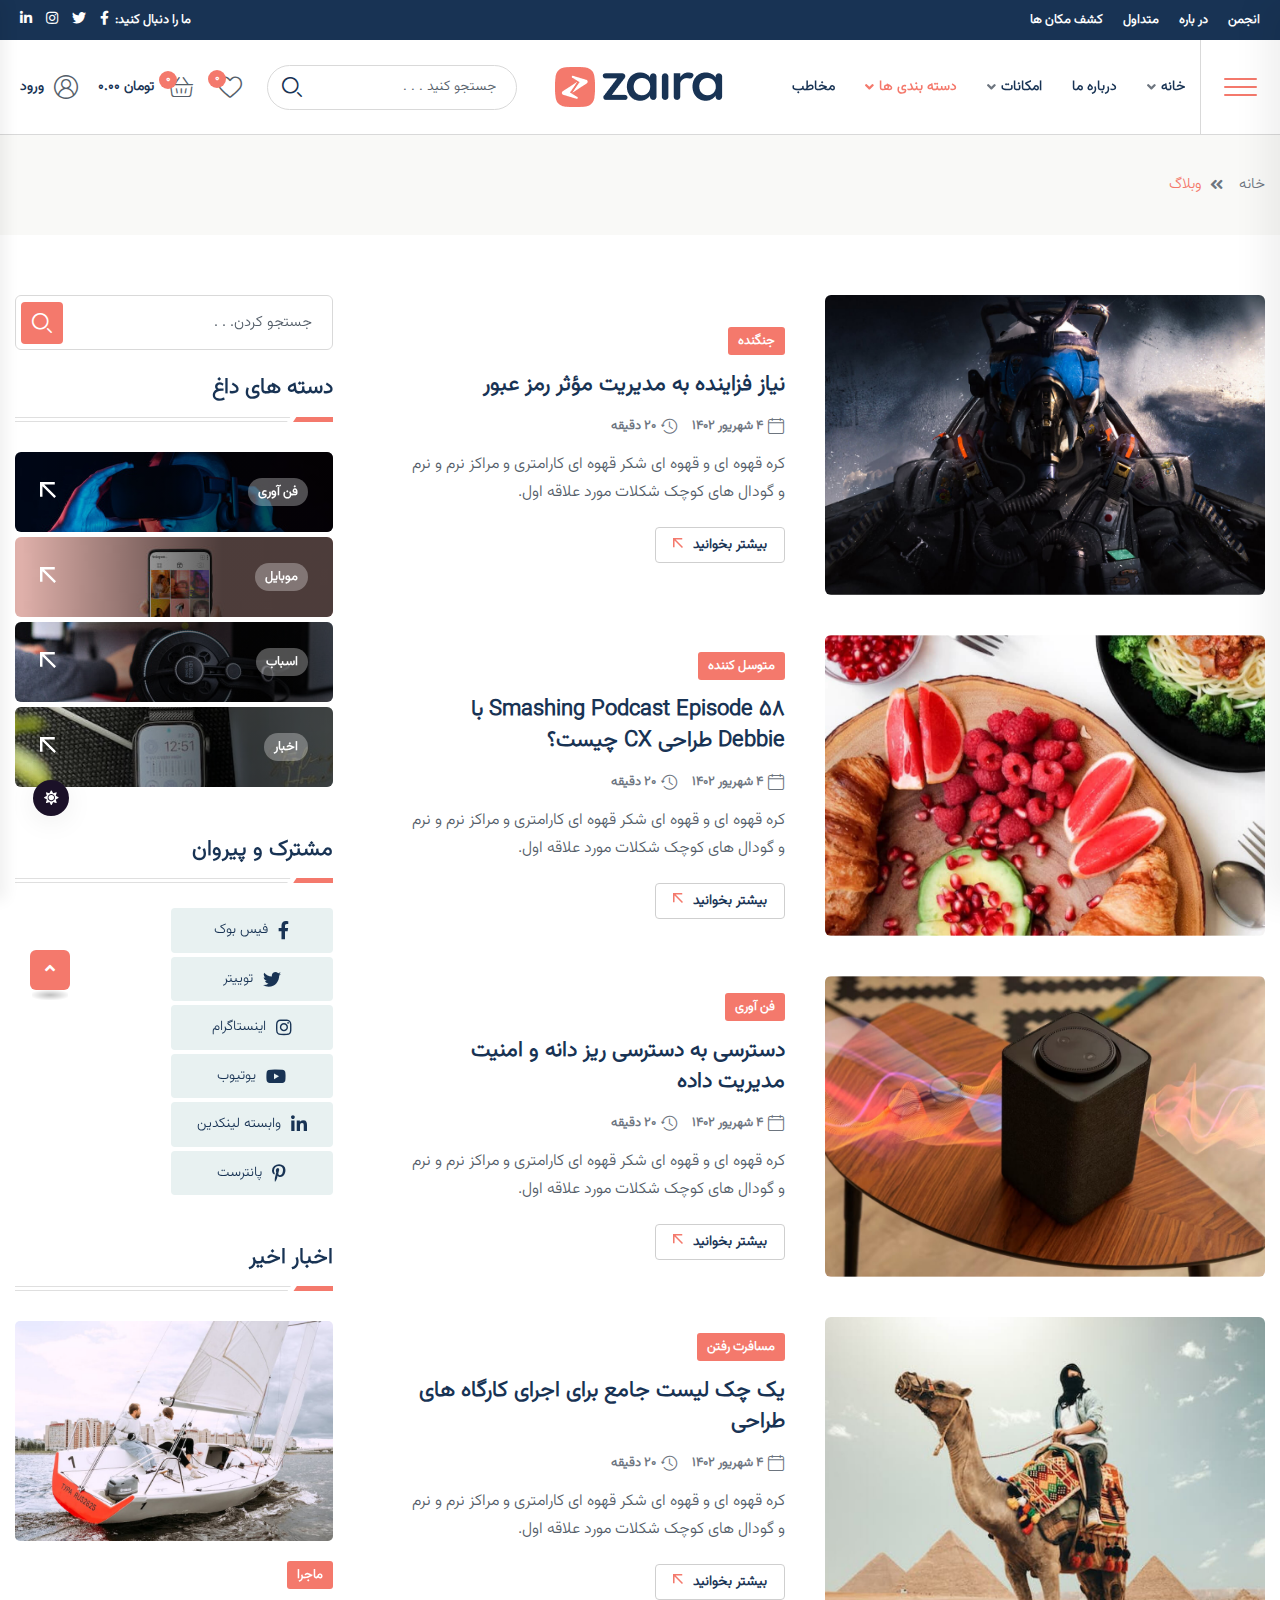
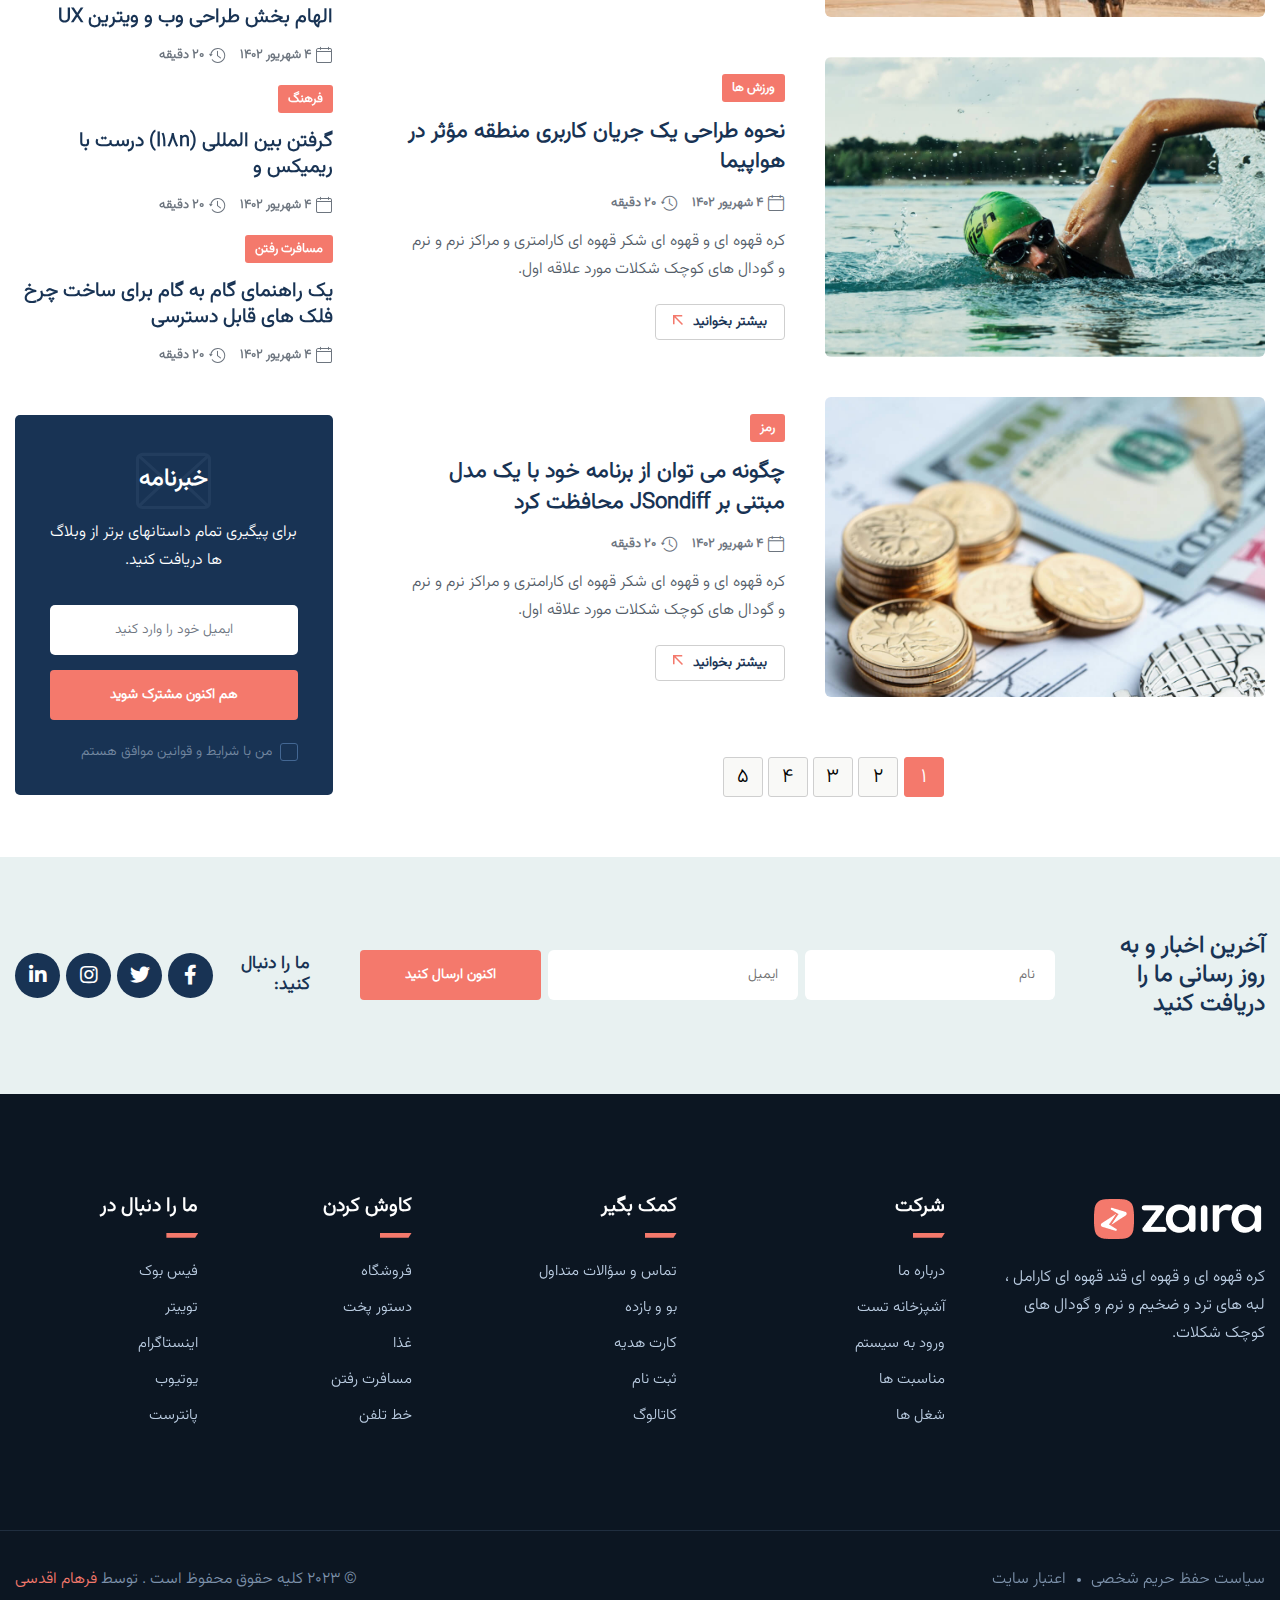
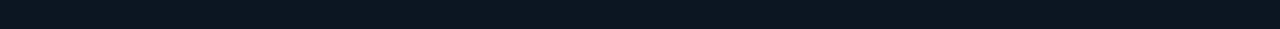
<file: blog-2.html>
<!doctype html><html class="no-js" lang="fa">
<!-- Mirrored from zaira.fasitheme.ir/demos/blog-2.html by HTTrack Website Copier/3.x [XR&CO'2014], Tue, 05 Dec 2023 14:33:06 GMT -->
<head><meta charset="utf-8"><meta http-equiv="x-ua-compatible" content="ie=edge"><title>Zaira - قالب HTML خبری و مجله </title><meta name="description" content="Zaira - قالب HTML خبری و مجله "><meta name="viewport" content="width=device-width, initial-scale=1"><link rel="shortcut icon" type="image/x-icon" href="assets/img/favicon.png"><link rel="stylesheet" href="assets/css/bootstrap.min.css"><link rel="stylesheet" href="assets/css/animate.min.css"><link rel="stylesheet" href="assets/css/magnific-popup.css"><link rel="stylesheet" href="assets/css/fontawesome-all.min.css"><link rel="stylesheet" href="assets/css/flaticon.css"><link rel="stylesheet" href="assets/css/slick.css"><link rel="stylesheet" href="assets/css/swiper-bundle.css"><link rel="stylesheet" href="assets/css/default.css"><link rel="stylesheet" href="assets/css/style.css"><link rel="stylesheet" href="assets/css/responsive.css"></head><body><div id="preloader"><div class="loader-inner"><div id="loader"><h2 id="bg-loader">زایرا<span>.</span></h2><h2 id="fg-loader">زایرا<span>.</span></h2></div></div></div><div class="darkmode-trigger"><label class="modeSwitch"><input type="checkbox"><span class="icon"></span></label></div><button class="scroll-top scroll-to-target" data-target="html"><i class="fas fa-angle-up"></i></button><header><div id="header-fixed-height"></div><div class="header-top-wrap"><div class="container-fluid p-0"><div class="row align-items-center"><div class="col-md-6"><div class="header-top-menu"><ul class="list-wrap"><li><a href="contact.html">انجمن</a></li><li><a href="about.html">در باره</a></li><li><a href="contact.html">متداول</a></li><li><a href="contact.html">کشف مکان ها</a></li></ul></div></div><div class="col-md-6"><div class="header-top-social"><h5 class="title">ما را دنبال کنید:</h5><ul class="list-wrap"><li><a href="blog-2.html#"><i class="fab fa-facebook-f"></i></a></li><li><a href="blog-2.html#"><i class="fab fa-twitter"></i></a></li><li><a href="blog-2.html#"><i class="fab fa-instagram"></i></a></li><li><a href="blog-2.html#"><i class="fab fa-linkedin-in"></i></a></li></ul></div></div></div></div></div><div id="sticky-header" class="menu-area"><div class="container-fluid p-0"><div class="row g-0"><div class="col-12"><div class="menu-wrap"><div class="row align-items-center g-0"><div class="col-xl-5"><div class="header-left-side"><div class="offcanvas-toggle"><a href="javascript:void(0)" class="menu-tigger"><span></span><span></span><span></span></a></div><div class="navbar-wrap main-menu d-none d-xl-flex"><ul class="navigation"><li class="menu-item-has-children"><a href="blog-2.html#">خانه</a><ul class="sub-menu"><li><a href="index.html">خانه 01 - پیش فرض</a></li><li><a href="index-2.html">خانه 02 - بازی</a></li><li><a href="index-3.html">خانه 03 - فن آوری</a></li><li><a href="index-4.html">خانه 04 - مسافرت رفتن</a></li><li><a href="index-5.html">خانه 05 - رمز</a></li><li><a href="index-6.html">خانه 06 - روزنامه</a></li></ul></li><li><a href="about.html">درباره ما</a></li><li class="menu-item-has-children"><a href="blog-2.html#">امکانات</a><ul class="sub-menu"><li class="menu-item-has-children"><a href="blog-2.html#">یک پست چیدمان</a><ul class="sub-menu"><li><a href="blog-details.html">یک پست 01</a></li><li><a href="blog-details-two.html">یک پست 02</a></li></ul></li><li><a href="author.html">جزئیات نویسنده</a></li></ul></li><li class="active menu-item-has-children"><a href="blog-2.html#">دسته بندی ها</a><ul class="sub-menu"><li><a href="blog.html">وبلاگ پیش فرض</a></li><li class="active"><a href="blog-2.html">چیدمان وبلاگ 02</a></li><li><a href="blog-3.html">چیدمان وبلاگ 03</a></li></ul></li><li><a href="contact.html">مخاطب</a></li></ul></div></div></div><div class="col-xl-2 col-lg-3 col-md-4"><div class="logo text-center"><a href="index.html"><img src="assets/img/logo/logo.png" alt="لوگو"></a></div><div class="logo d-none text-center"><a href="index.html"><img src="assets/img/logo/w_logo.png" alt="لوگو"></a></div></div><div class="col-xl-5 col-lg-9 col-md-8"><div class="header-right-side"><div class="header-search-wrap"><form action="https://zaira.fasitheme.ir/demos/blog-2.html#"><input type="text" placeholder="جستجو کنید . . ."><button type="submit"><i class="flaticon-search"></i></button></form></div><div class="header-action d-none d-md-block"><ul class="list-wrap"><li class="header-wishlist"><a href="blog-2.html#"><i class="flaticon-heart"></i><span>0</span></a></li><li class="header-cart"><a href="blog-2.html#"><i class="flaticon-basket"></i><span>0</span></a><strong>تومان 0.00</strong></li><li class="header-sine-in"><a href="contact.html"><i class="flaticon-user"></i>ورود</a></li></ul></div></div></div></div><div class="mobile-nav-toggler"><i class="fas fa-bars"></i></div></div><div class="mobile-menu"><nav class="menu-box"><div class="close-btn"><i class="fas fa-times"></i></div><div class="nav-logo"><a href="index.html"><img src="assets/img/logo/logo.png" alt="لوگو"></a></div><div class="mobile-search"><form action="https://zaira.fasitheme.ir/demos/blog-2.html#"><input type="text" placeholder="جستجو کنید..."><button><i class="flaticon-search"></i></button></form></div><div class="menu-outer"></div><div class="social-links"><ul class="clearfix list-wrap"><li><a href="blog-2.html#"><i class="fab fa-facebook-f"></i></a></li><li><a href="blog-2.html#"><i class="fab fa-twitter"></i></a></li><li><a href="blog-2.html#"><i class="fab fa-instagram"></i></a></li><li><a href="blog-2.html#"><i class="fab fa-linkedin-in"></i></a></li><li><a href="blog-2.html#"><i class="fab fa-youtube"></i></a></li></ul></div></nav></div><div class="menu-backdrop"></div></div></div></div></div><div class="offCanvas-wrap"><div class="offCanvas-body"><div class="offCanvas-toggle"><span></span><span></span></div><div class="offCanvas-content"><div class="offCanvas-logo logo"><a href="index.html" class="logo-dark"><img src="assets/img/logo/logo.png" alt="لوگو"></a><a href="index.html" class="logo-light"><img src="assets/img/logo/w_logo.png" alt="لوگو"></a></div><p>استدلال به نفع استفاده از متن پرکننده چیزی شبیه به این است: اگر در هر زمان که به آن برسید ، از هرگونه محتوای واقعی در فرآیند مشاوره استفاده می کنید.</p><ul class="offCanvas-instagram list-wrap"><li><a href="assets/img/blog/hr_post01.jpg" class="popup-image"><img src="assets/img/blog/hr_post01.jpg" alt="تصویر"></a></li><li><a href="assets/img/blog/hr_post02.jpg" class="popup-image"><img src="assets/img/blog/hr_post02.jpg" alt="تصویر"></a></li><li><a href="assets/img/blog/hr_post03.jpg" class="popup-image"><img src="assets/img/blog/hr_post03.jpg" alt="تصویر"></a></li><li><a href="assets/img/blog/hr_post04.jpg" class="popup-image"><img src="assets/img/blog/hr_post04.jpg" alt="تصویر"></a></li><li><a href="assets/img/blog/hr_post05.jpg" class="popup-image"><img src="assets/img/blog/hr_post05.jpg" alt="تصویر"></a></li><li><a href="assets/img/blog/hr_post06.jpg" class="popup-image"><img src="assets/img/blog/hr_post06.jpg" alt="تصویر"></a></li></ul></div><div class="offCanvas-contact"><h4 class="title">در تماس باشید</h4><ul class="offCanvas-contact-list list-wrap"><li><i class="fas fa-envelope-open"></i><a href="mailto:info@webmail.com">info@webmail.com</a></li><li><i class="fas fa-phone"></i><a href="tel:88899988877">888 999 888 77</a></li><li><i class="fas fa-map-marker-alt"></i> 12/A, اخبار, ان وای سی</li></ul><ul class="offCanvas-social list-wrap"><li><a href="blog-2.html#"><i class="fab fa-facebook-f"></i></a></li><li><a href="blog-2.html#"><i class="fab fa-twitter"></i></a></li><li><a href="blog-2.html#"><i class="fab fa-linkedin-in"></i></a></li><li><a href="blog-2.html#"><i class="fab fa-youtube"></i></a></li></ul></div></div></div><div class="offCanvas-overlay"></div></header><main><div class="breadcrumb-area"><div class="container"><div class="row"><div class="col-lg-12"><div class="breadcrumb-content"><nav aria-label="breadcrumb"><ol class="breadcrumb"><li class="breadcrumb-item"><a href="index.html">خانه</a></li><li class="breadcrumb-item active" aria-current="page">وبلاگ</li></ol></nav></div></div></div></div></div><section class="blog-area pt-60 pb-60"><div class="container"><div class="author-inner-wrap"><div class="row justify-content-center"><div class="col-70"><div class="weekly-post-item-wrap"><div class="weekly-post-item weekly-post-four"><div class="weekly-post-thumb"><a href="blog-details.html"><img src="assets/img/blog/blog_post01.jpg" alt=""></a></div><div class="weekly-post-content"><a href="blog.html" class="post-tag">جنگنده</a><h2 class="post-title"><a href="blog-details.html">نیاز فزاینده به مدیریت مؤثر رمز عبور</a></h2><div class="blog-post-meta"><ul class="list-wrap"><li><i class="flaticon-calendar"></i>4 شهریور 1402</li><li><i class="flaticon-history"></i>20 دقیقه</li></ul></div><p>کره قهوه ای و قهوه ای شکر قهوه ای کارامتری و مراکز نرم و نرم و گودال های کوچک شکلات مورد علاقه اول.</p><div class="view-all-btn"><a href="blog-details.html" class="link-btn">بیشتر بخوانید<span class="svg-icon"><svg xmlns="http://www.w3.org/2000/svg" viewBox="0 0 10 10" fill="none"><path d="M1.07692 10L0 8.92308L7.38462 1.53846H0.769231V0H10V9.23077H8.46154V2.61538L1.07692 10Z" fill="currentColor" /><path d="M1.07692 10L0 8.92308L7.38462 1.53846H0.769231V0H10V9.23077H8.46154V2.61538L1.07692 10Z" fill="currentColor" /></svg></span></a></div></div></div><div class="weekly-post-item weekly-post-four"><div class="weekly-post-thumb"><a href="blog-details.html"><img src="assets/img/blog/blog_post02.jpg" alt=""></a></div><div class="weekly-post-content"><a href="blog.html" class="post-tag">متوسل کننده</a><h2 class="post-title"><a href="blog-details.html">Smashing Podcast Episode 58 با Debbie طراحی CX چیست؟</a></h2><div class="blog-post-meta"><ul class="list-wrap"><li><i class="flaticon-calendar"></i>4 شهریور 1402</li><li><i class="flaticon-history"></i>20 دقیقه</li></ul></div><p>کره قهوه ای و قهوه ای شکر قهوه ای کارامتری و مراکز نرم و نرم و گودال های کوچک شکلات مورد علاقه اول.</p><div class="view-all-btn"><a href="blog-details.html" class="link-btn">بیشتر بخوانید<span class="svg-icon"><svg xmlns="http://www.w3.org/2000/svg" viewBox="0 0 10 10" fill="none"><path d="M1.07692 10L0 8.92308L7.38462 1.53846H0.769231V0H10V9.23077H8.46154V2.61538L1.07692 10Z" fill="currentColor" /><path d="M1.07692 10L0 8.92308L7.38462 1.53846H0.769231V0H10V9.23077H8.46154V2.61538L1.07692 10Z" fill="currentColor" /></svg></span></a></div></div></div><div class="weekly-post-item weekly-post-four"><div class="weekly-post-thumb"><a href="blog-details.html"><img src="assets/img/blog/blog_post03.jpg" alt=""></a></div><div class="weekly-post-content"><a href="blog.html" class="post-tag">فن آوری</a><h2 class="post-title"><a href="blog-details.html">دسترسی به دسترسی ریز دانه و امنیت مدیریت داده</a></h2><div class="blog-post-meta"><ul class="list-wrap"><li><i class="flaticon-calendar"></i>4 شهریور 1402</li><li><i class="flaticon-history"></i>20 دقیقه</li></ul></div><p>کره قهوه ای و قهوه ای شکر قهوه ای کارامتری و مراکز نرم و نرم و گودال های کوچک شکلات مورد علاقه اول.</p><div class="view-all-btn"><a href="blog-details.html" class="link-btn">بیشتر بخوانید<span class="svg-icon"><svg xmlns="http://www.w3.org/2000/svg" viewBox="0 0 10 10" fill="none"><path d="M1.07692 10L0 8.92308L7.38462 1.53846H0.769231V0H10V9.23077H8.46154V2.61538L1.07692 10Z" fill="currentColor" /><path d="M1.07692 10L0 8.92308L7.38462 1.53846H0.769231V0H10V9.23077H8.46154V2.61538L1.07692 10Z" fill="currentColor" /></svg></span></a></div></div></div><div class="weekly-post-item weekly-post-four"><div class="weekly-post-thumb"><a href="blog-details.html"><img src="assets/img/blog/blog_post04.jpg" alt=""></a></div><div class="weekly-post-content"><a href="blog.html" class="post-tag">مسافرت رفتن</a><h2 class="post-title"><a href="blog-details.html">یک چک لیست جامع برای اجرای کارگاه های طراحی</a></h2><div class="blog-post-meta"><ul class="list-wrap"><li><i class="flaticon-calendar"></i>4 شهریور 1402</li><li><i class="flaticon-history"></i>20 دقیقه</li></ul></div><p>کره قهوه ای و قهوه ای شکر قهوه ای کارامتری و مراکز نرم و نرم و گودال های کوچک شکلات مورد علاقه اول.</p><div class="view-all-btn"><a href="blog-details.html" class="link-btn">بیشتر بخوانید<span class="svg-icon"><svg xmlns="http://www.w3.org/2000/svg" viewBox="0 0 10 10" fill="none"><path d="M1.07692 10L0 8.92308L7.38462 1.53846H0.769231V0H10V9.23077H8.46154V2.61538L1.07692 10Z" fill="currentColor" /><path d="M1.07692 10L0 8.92308L7.38462 1.53846H0.769231V0H10V9.23077H8.46154V2.61538L1.07692 10Z" fill="currentColor" /></svg></span></a></div></div></div><div class="weekly-post-item weekly-post-four"><div class="weekly-post-thumb"><a href="blog-details.html"><img src="assets/img/blog/blog_post05.jpg" alt=""></a></div><div class="weekly-post-content"><a href="blog.html" class="post-tag">ورزش ها</a><h2 class="post-title"><a href="blog-details.html">نحوه طراحی یک جریان کاربری منطقه مؤثر در هواپیما</a></h2><div class="blog-post-meta"><ul class="list-wrap"><li><i class="flaticon-calendar"></i>4 شهریور 1402</li><li><i class="flaticon-history"></i>20 دقیقه</li></ul></div><p>کره قهوه ای و قهوه ای شکر قهوه ای کارامتری و مراکز نرم و نرم و گودال های کوچک شکلات مورد علاقه اول.</p><div class="view-all-btn"><a href="blog-details.html" class="link-btn">بیشتر بخوانید<span class="svg-icon"><svg xmlns="http://www.w3.org/2000/svg" viewBox="0 0 10 10" fill="none"><path d="M1.07692 10L0 8.92308L7.38462 1.53846H0.769231V0H10V9.23077H8.46154V2.61538L1.07692 10Z" fill="currentColor" /><path d="M1.07692 10L0 8.92308L7.38462 1.53846H0.769231V0H10V9.23077H8.46154V2.61538L1.07692 10Z" fill="currentColor" /></svg></span></a></div></div></div><div class="weekly-post-item weekly-post-four"><div class="weekly-post-thumb"><a href="blog-details.html"><img src="assets/img/blog/blog_post06.jpg" alt=""></a></div><div class="weekly-post-content"><a href="blog.html" class="post-tag">رمز</a><h2 class="post-title"><a href="blog-details.html">چگونه می توان از برنامه خود با یک مدل مبتنی بر JSondiff محافظت کرد</a></h2><div class="blog-post-meta"><ul class="list-wrap"><li><i class="flaticon-calendar"></i>4 شهریور 1402</li><li><i class="flaticon-history"></i>20 دقیقه</li></ul></div><p>کره قهوه ای و قهوه ای شکر قهوه ای کارامتری و مراکز نرم و نرم و گودال های کوچک شکلات مورد علاقه اول.</p><div class="view-all-btn"><a href="blog-details.html" class="link-btn">بیشتر بخوانید<span class="svg-icon"><svg xmlns="http://www.w3.org/2000/svg" viewBox="0 0 10 10" fill="none"><path d="M1.07692 10L0 8.92308L7.38462 1.53846H0.769231V0H10V9.23077H8.46154V2.61538L1.07692 10Z" fill="currentColor" /><path d="M1.07692 10L0 8.92308L7.38462 1.53846H0.769231V0H10V9.23077H8.46154V2.61538L1.07692 10Z" fill="currentColor" /></svg></span></a></div></div></div></div><div class="pagination-wrap mt-60"><nav aria-label="Page navigation example"><ul class="pagination list-wrap"><li class="page-item active"><a class="page-link" href="blog-2.html#">1</a></li><li class="page-item"><a class="page-link" href="blog-2.html#">2</a></li><li class="page-item"><a class="page-link" href="blog-2.html#">3</a></li><li class="page-item"><a class="page-link" href="blog-2.html#">4</a></li><li class="page-item"><a class="page-link" href="blog-2.html#">5</a></li></ul></nav></div></div><div class="col-30"><div class="sidebar-wrap"><div class="sidebar-widget"><div class="sidebar-search"><form action="https://zaira.fasitheme.ir/demos/blog-2.html#"><input type="text" placeholder="جستجو کردن. . ."><button type="submit"><i class="flaticon-search"></i></button></form></div></div><div class="sidebar-widget sidebar-widget-two"><div class="widget-title mb-30"><h6 class="title">دسته های داغ</h6><div class="section-title-line"></div></div><div class="sidebar-categories"><ul class="list-wrap"><li><a href="blog.html" data-background="assets/img/images/t_cat_img01.jpg"><span class="post-tag post-tag-three">فن آوری</span><span class="right-arrow"><svg xmlns="http://www.w3.org/2000/svg" viewBox="0 0 16 16" fill="none"><path d="M1.72308 16L0 14.2769L11.8154 2.46154H1.23077V0H16V14.7692H13.5385V4.18462L1.72308 16Z" fill="currentcolor"></path><path d="M1.72308 16L0 14.2769L11.8154 2.46154H1.23077V0H16V14.7692H13.5385V4.18462L1.72308 16Z" fill="currentcolor"></path></svg></span></a></li><li><a href="blog.html" data-background="assets/img/images/t_cat_img02.jpg"><span class="post-tag post-tag-three">موبایل</span><span class="right-arrow"><svg xmlns="http://www.w3.org/2000/svg" viewBox="0 0 16 16" fill="none"><path d="M1.72308 16L0 14.2769L11.8154 2.46154H1.23077V0H16V14.7692H13.5385V4.18462L1.72308 16Z" fill="currentcolor"></path><path d="M1.72308 16L0 14.2769L11.8154 2.46154H1.23077V0H16V14.7692H13.5385V4.18462L1.72308 16Z" fill="currentcolor"></path></svg></span></a></li><li><a href="blog.html" data-background="assets/img/images/t_cat_img03.jpg"><span class="post-tag post-tag-three">اسباب</span><span class="right-arrow"><svg xmlns="http://www.w3.org/2000/svg" viewBox="0 0 16 16" fill="none"><path d="M1.72308 16L0 14.2769L11.8154 2.46154H1.23077V0H16V14.7692H13.5385V4.18462L1.72308 16Z" fill="currentcolor"></path><path d="M1.72308 16L0 14.2769L11.8154 2.46154H1.23077V0H16V14.7692H13.5385V4.18462L1.72308 16Z" fill="currentcolor"></path></svg></span></a></li><li><a href="blog.html" data-background="assets/img/images/t_cat_img04.jpg"><span class="post-tag post-tag-three">اخبار</span><span class="right-arrow"><svg xmlns="http://www.w3.org/2000/svg" viewBox="0 0 16 16" fill="none"><path d="M1.72308 16L0 14.2769L11.8154 2.46154H1.23077V0H16V14.7692H13.5385V4.18462L1.72308 16Z" fill="currentcolor"></path><path d="M1.72308 16L0 14.2769L11.8154 2.46154H1.23077V0H16V14.7692H13.5385V4.18462L1.72308 16Z" fill="currentcolor"></path></svg></span></a></li></ul></div></div><div class="sidebar-widget sidebar-widget-two"><div class="widget-title mb-25"><h2 class="title">مشترک و پیروان</h2><div class="section-title-line"></div></div><div class="sidebar-social-wrap"><ul class="list-wrap"><li><a href="blog-2.html#"><i class="fab fa-facebook-f"></i>فیس بوک</a></li><li><a href="blog-2.html#"><i class="fab fa-twitter"></i>توییتر</a></li><li><a href="blog-2.html#"><i class="fab fa-instagram"></i>اینستاگرام</a></li><li><a href="blog-2.html#"><i class="fab fa-youtube"></i>یوتیوب</a></li><li><a href="blog-2.html#"><i class="fab fa-linkedin-in"></i>وابسته لینکدین</a></li><li><a href="blog-2.html#"><i class="fab fa-pinterest-p"></i>پانترست</a></li></ul></div></div><div class="sidebar-widget sidebar-widget-two"><div class="widget-title mb-30"><h6 class="title">اخبار اخیر</h6><div class="section-title-line"></div></div><div class="hot-post-wrap"><div class="hot-post-item"><div class="hot-post-thumb"><a href="blog-details.html"><img src="assets/img/blog/blog_rc_post.jpg" alt=""></a></div><div class="hot-post-content"><a href="blog.html" class="post-tag">ماجرا</a><h4 class="post-title"><a href="blog-details.html">الهام بخش طراحی وب و ویترین UX</a></h4><div class="blog-post-meta"><ul class="list-wrap"><li><i class="flaticon-calendar"></i>4 شهریور 1402</li><li><i class="flaticon-history"></i>20 دقیقه</li></ul></div></div></div><div class="hot-post-item"><div class="hot-post-content"><a href="blog.html" class="post-tag">فرهنگ</a><h4 class="post-title"><a href="blog-details.html">گرفتن بین المللی (i18n) درست با ریمیکس و</a></h4><div class="blog-post-meta"><ul class="list-wrap"><li><i class="flaticon-calendar"></i>4 شهریور 1402</li><li><i class="flaticon-history"></i>20 دقیقه</li></ul></div></div></div><div class="hot-post-item"><div class="hot-post-content"><a href="blog.html" class="post-tag">مسافرت رفتن</a><h4 class="post-title"><a href="blog-details.html">یک راهنمای گام به گام برای ساخت چرخ فلک های قابل دسترسی</a></h4><div class="blog-post-meta"><ul class="list-wrap"><li><i class="flaticon-calendar"></i>4 شهریور 1402</li><li><i class="flaticon-history"></i>20 دقیقه</li></ul></div></div></div></div></div><div class="sidebar-widget sidebar-widget-two"><div class="sidebar-newsletter"><div class="icon"><i class="flaticon-envelope"></i></div><h4 class="title">خبرنامه</h4><p>برای پیگیری تمام داستانهای برتر از وبلاگ ها دریافت کنید.</p><div class="sidebar-newsletter-form-two"><form action="https://zaira.fasitheme.ir/demos/blog-2.html#"><div class="form-grp"><input type="text" placeholder="ایمیل خود را وارد کنید"><button type="submit" class="btn">هم اکنون مشترک شوید</button></div><div class="form-check"><input type="checkbox" class="form-check-input" id="checkbox"><label for="checkbox">من با شرایط و قوانین موافق هستم</label></div></form></div></div></div></div></div></div></div></div></section><section class="newsletter-area-three"><div class="container"><div class="row"><div class="col-lg-12"><div class="newsletter-wrap-three"><div class="newsletter-content"><h2 class="title">آخرین اخبار و به روز رسانی ما را دریافت کنید</h2></div><div class="newsletter-form"><form action="https://zaira.fasitheme.ir/demos/blog-2.html#"><div class="form-grp"><input type="text" placeholder="نام"></div><div class="form-grp"><input type="email" placeholder="ایمیل"></div><button type="submit" class="btn">اکنون ارسال کنید</button></form></div><div class="newsletter-social"><h4 class="title">ما را دنبال کنید:</h4><ul class="list-wrap"><li><a href="blog-2.html#"><i class="fab fa-facebook-f"></i></a></li><li><a href="blog-2.html#"><i class="fab fa-twitter"></i></a></li><li><a href="blog-2.html#"><i class="fab fa-instagram"></i></a></li><li><a href="blog-2.html#"><i class="fab fa-linkedin-in"></i></a></li></ul></div></div></div></div></div></section></main><footer><div class="footer-area"><div class="footer-top"><div class="container"><div class="row"><div class="col-lg-3 col-md-7"><div class="footer-widget"><div class="fw-logo"><a href="index.html"><img src="assets/img/logo/w_logo.png" alt=""></a></div><div class="footer-content"><p>کره قهوه ای و قهوه ای قند قهوه ای کارامل ، لبه های ترد و ضخیم و نرم و گودال های کوچک شکلات.</p></div></div></div><div class="col-lg-2 col-md-5 col-sm-6"><div class="footer-widget"><h4 class="fw-title">شرکت</h4><div class="footer-link-wrap"><ul class="list-wrap"><li><a href="about.html">درباره ما</a></li><li><a href="contact.html">آشپزخانه تست</a></li><li><a href="contact.html">ورود به سیستم</a></li><li><a href="contact.html">مناسبت ها</a></li><li><a href="contact.html">شغل ها</a></li></ul></div></div></div><div class="col-lg-3 col-md-4 col-sm-6"><div class="footer-widget"><h4 class="fw-title">کمک بگیر</h4><div class="footer-link-wrap"><ul class="list-wrap"><li><a href="contact.html">تماس و سؤالات متداول</a></li><li><a href="contact.html">بو و بازده</a></li><li><a href="contact.html">کارت هدیه</a></li><li><a href="contact.html">ثبت نام</a></li><li><a href="contact.html">کاتالوگ</a></li></ul></div></div></div><div class="col-lg-2 col-md-4 col-sm-6"><div class="footer-widget"><h4 class="fw-title">کاوش کردن</h4><div class="footer-link-wrap"><ul class="list-wrap"><li><a href="contact.html">فروشگاه</a></li><li><a href="contact.html">دستور پخت</a></li><li><a href="contact.html">غذا</a></li><li><a href="contact.html">مسافرت رفتن</a></li><li><a href="contact.html">خط تلفن</a></li></ul></div></div></div><div class="col-lg-2 col-md-4 col-sm-6"><div class="footer-widget"><h4 class="fw-title">ما را دنبال در</h4><div class="footer-link-wrap"><ul class="list-wrap"><li><a href="blog-2.html#">فیس بوک</a></li><li><a href="blog-2.html#">توییتر</a></li><li><a href="blog-2.html#">اینستاگرام</a></li><li><a href="blog-2.html#">یوتیوب</a></li><li><a href="blog-2.html#">پانترست</a></li></ul></div></div></div></div></div></div><div class="footer-bottom"><div class="container"><div class="row"><div class="col-md-6"><div class="footer-bottom-menu"><ul class="list-wrap"><li><a href="contact.html">سیاست حفظ حریم شخصی</a></li><li><a href="contact.html">اعتبار سایت</a></li></ul></div></div><div class="col-md-6"><div class="copyright-text"><p>© 2023 کلیه حقوق محفوظ است . توسط <a href="https://www.rtl-theme.com/author/farhamaghdasi/products/">فرهام اقدسی</a></p></div></div></div></div></div></div></footer><script src="assets/js/vendor/jquery-3.6.0.min.js"></script><script src="assets/js/bootstrap.min.js"></script><script src="assets/js/jquery.magnific-popup.min.js"></script><script src="assets/js/slick.min.js"></script><script src="assets/js/swiper-bundle.js"></script><script src="assets/js/ajax-form.js"></script><script src="assets/js/wow.min.js"></script><script src="assets/js/main.js"></script></body>
<!-- Mirrored from zaira.fasitheme.ir/demos/blog-2.html by HTTrack Website Copier/3.x [XR&CO'2014], Tue, 05 Dec 2023 14:33:06 GMT -->
</html>
</file>
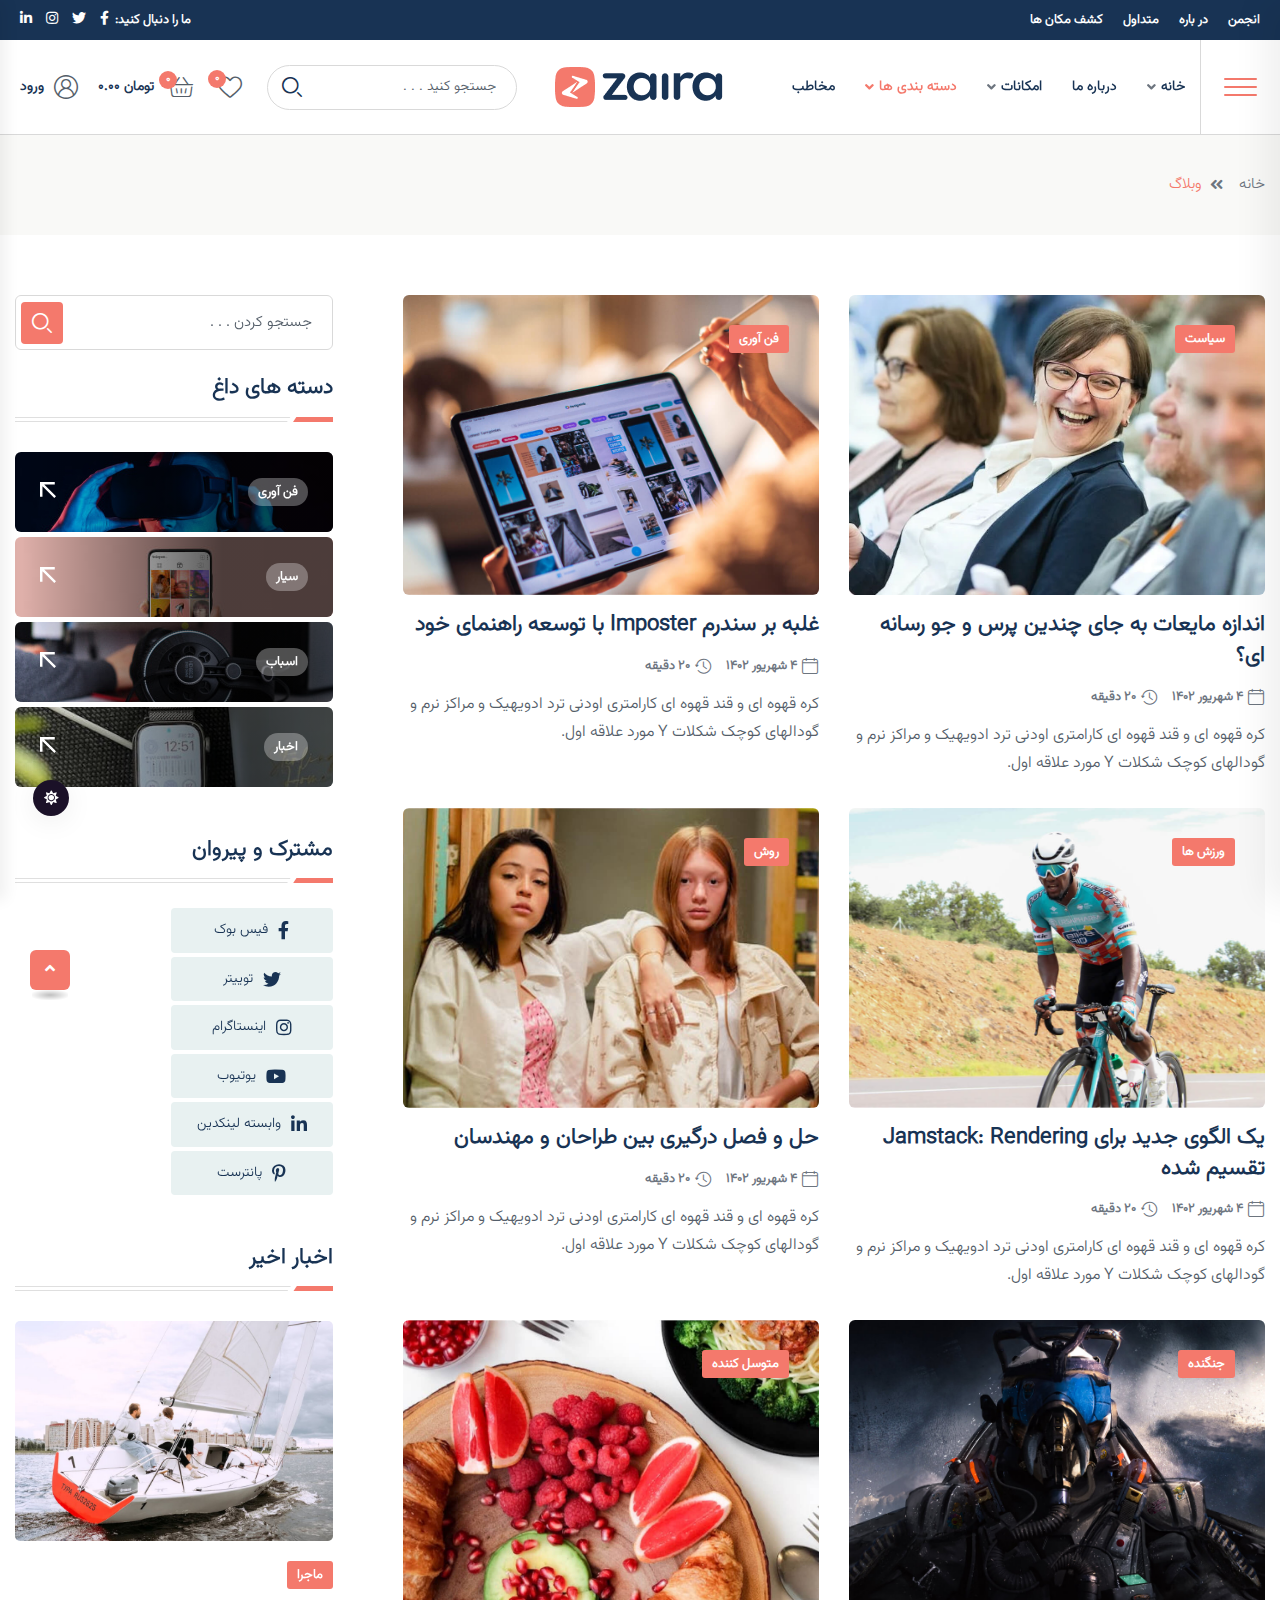
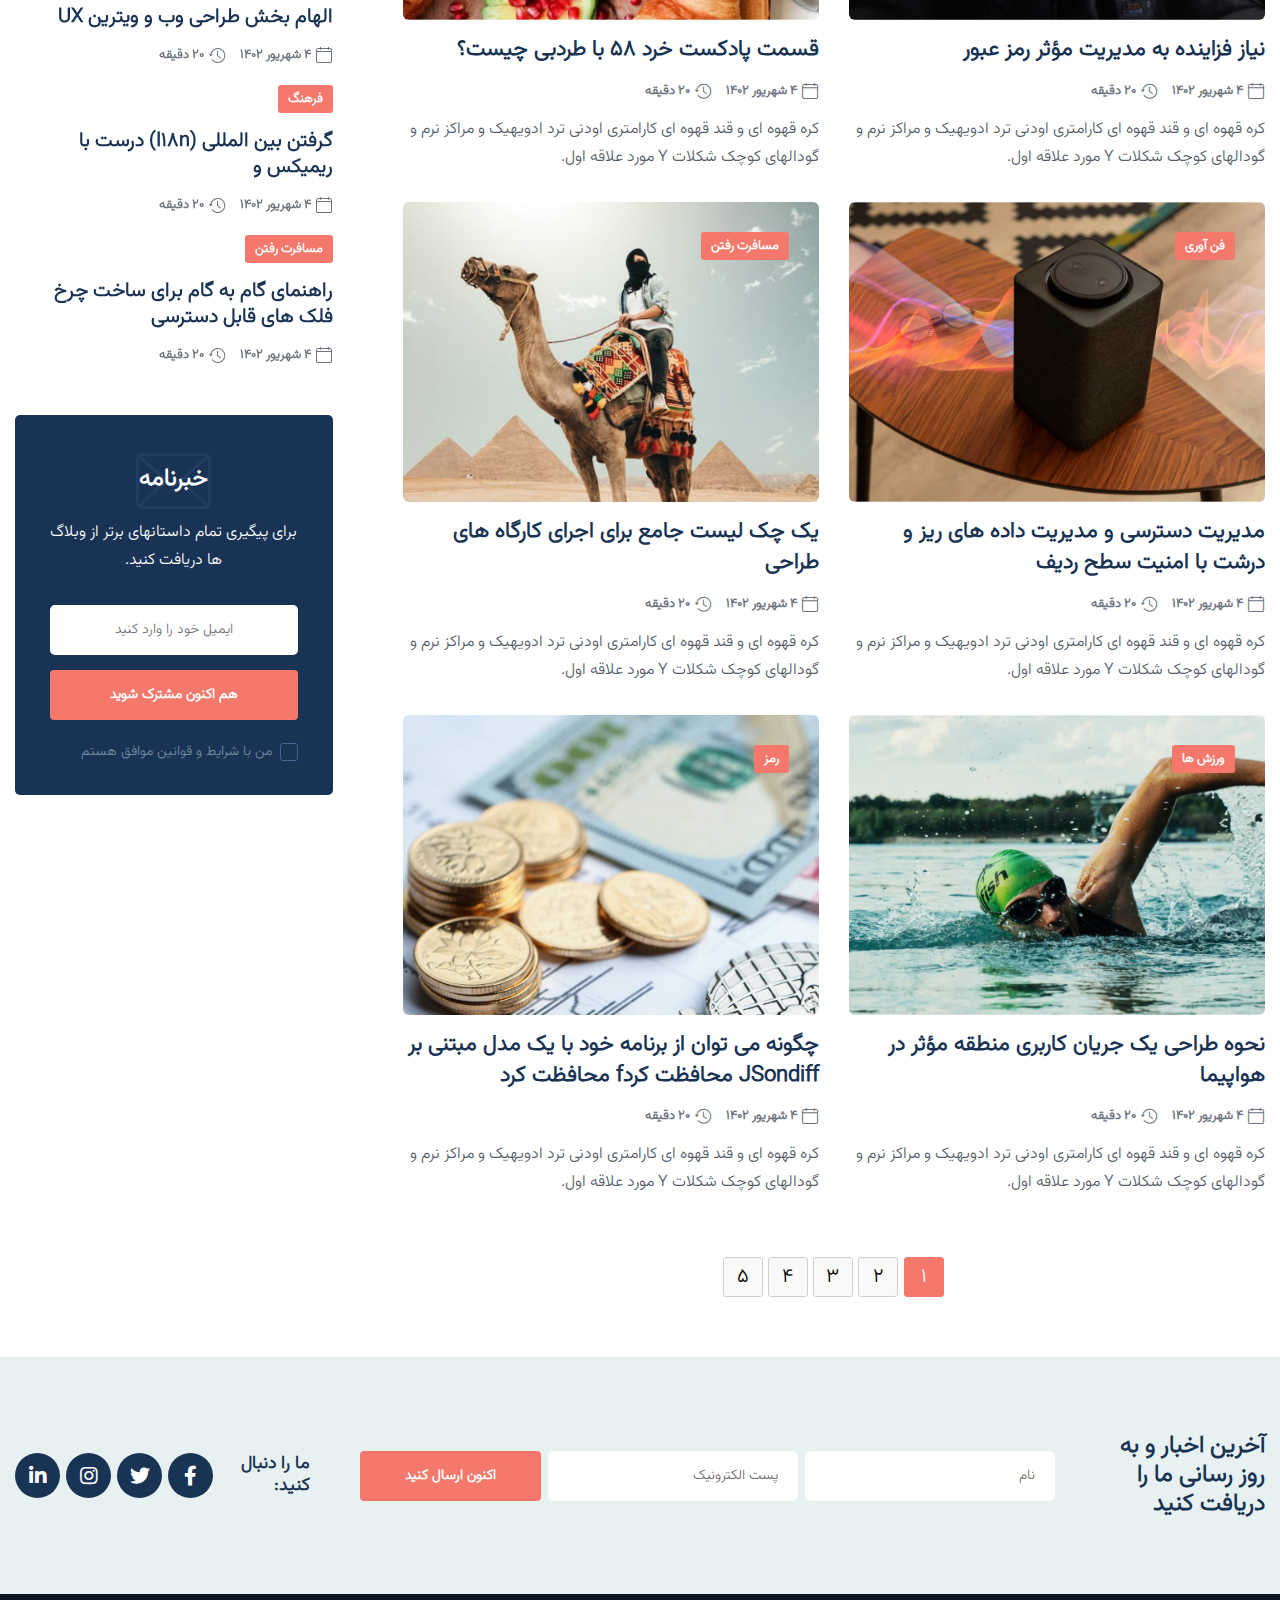
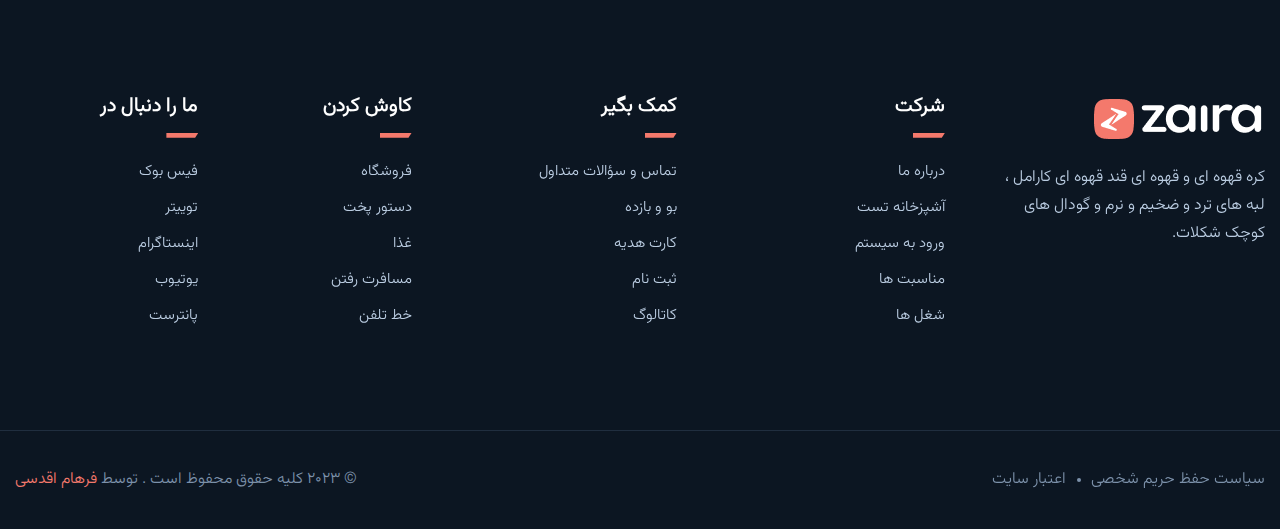
<file: blog-3.html>
<!doctype html><html class="no-js" lang="fa">
<!-- Mirrored from zaira.fasitheme.ir/demos/blog-3.html by HTTrack Website Copier/3.x [XR&CO'2014], Tue, 05 Dec 2023 14:33:06 GMT -->
<head><meta charset="utf-8"><meta http-equiv="x-ua-compatible" content="ie=edge"><title>Zaira - قالب HTML خبری و مجله </title><meta name="description" content="Zaira - قالب HTML خبری و مجله "><meta name="viewport" content="width=device-width, initial-scale=1"><link rel="shortcut icon" type="image/x-icon" href="assets/img/favicon.png"><link rel="stylesheet" href="assets/css/bootstrap.min.css"><link rel="stylesheet" href="assets/css/animate.min.css"><link rel="stylesheet" href="assets/css/magnific-popup.css"><link rel="stylesheet" href="assets/css/fontawesome-all.min.css"><link rel="stylesheet" href="assets/css/flaticon.css"><link rel="stylesheet" href="assets/css/slick.css"><link rel="stylesheet" href="assets/css/swiper-bundle.css"><link rel="stylesheet" href="assets/css/default.css"><link rel="stylesheet" href="assets/css/style.css"><link rel="stylesheet" href="assets/css/responsive.css"></head><body><div id="preloader"><div class="loader-inner"><div id="loader"><h2 id="bg-loader">زایرا<span>.</span></h2><h2 id="fg-loader">زایرا<span>.</span></h2></div></div></div><div class="darkmode-trigger"><label class="modeSwitch"><input type="checkbox"><span class="icon"></span></label></div><button class="scroll-top scroll-to-target" data-target="html"><i class="fas fa-angle-up"></i></button><header><div id="header-fixed-height"></div><div class="header-top-wrap"><div class="container-fluid p-0"><div class="row align-items-center"><div class="col-md-6"><div class="header-top-menu"><ul class="list-wrap"><li><a href="contact.html">انجمن</a></li><li><a href="about.html">در باره</a></li><li><a href="contact.html">متداول</a></li><li><a href="contact.html">کشف مکان ها</a></li></ul></div></div><div class="col-md-6"><div class="header-top-social"><h5 class="title">ما را دنبال کنید:</h5><ul class="list-wrap"><li><a href="blog-2.html#"><i class="fab fa-facebook-f"></i></a></li><li><a href="blog-2.html#"><i class="fab fa-twitter"></i></a></li><li><a href="blog-2.html#"><i class="fab fa-instagram"></i></a></li><li><a href="blog-2.html#"><i class="fab fa-linkedin-in"></i></a></li></ul></div></div></div></div></div><div id="sticky-header" class="menu-area"><div class="container-fluid p-0"><div class="row g-0"><div class="col-12"><div class="menu-wrap"><div class="row align-items-center g-0"><div class="col-xl-5"><div class="header-left-side"><div class="offcanvas-toggle"><a href="javascript:void(0)" class="menu-tigger"><span></span><span></span><span></span></a></div><div class="navbar-wrap main-menu d-none d-xl-flex"><ul class="navigation"><li class="menu-item-has-children"><a href="blog-2.html#">خانه</a><ul class="sub-menu"><li><a href="index.html">خانه 01 - پیش فرض</a></li><li><a href="index-2.html">خانه 02 - بازی</a></li><li><a href="index-3.html">خانه 03 - فن آوری</a></li><li><a href="index-4.html">خانه 04 - مسافرت رفتن</a></li><li><a href="index-5.html">خانه 05 - رمز</a></li><li><a href="index-6.html">خانه 06 - روزنامه</a></li></ul></li><li><a href="about.html">درباره ما</a></li><li class="menu-item-has-children"><a href="blog-2.html#">امکانات</a><ul class="sub-menu"><li class="menu-item-has-children"><a href="blog-2.html#">یک پست چیدمان</a><ul class="sub-menu"><li><a href="blog-details.html">یک پست 01</a></li><li><a href="blog-details-two.html">یک پست 02</a></li></ul></li><li><a href="author.html">جزئیات نویسنده</a></li></ul></li><li class="active menu-item-has-children"><a href="blog-2.html#">دسته بندی ها</a><ul class="sub-menu"><li><a href="blog.html">وبلاگ پیش فرض</a></li><li><a href="blog-2.html">چیدمان وبلاگ 02</a></li><li class="active"><a href="blog-3.html">چیدمان وبلاگ 03</a></li></ul></li><li><a href="contact.html">مخاطب</a></li></ul></div></div></div><div class="col-xl-2 col-lg-3 col-md-4"><div class="logo text-center"><a href="index.html"><img src="assets/img/logo/logo.png" alt="لوگو"></a></div><div class="logo d-none text-center"><a href="index.html"><img src="assets/img/logo/w_logo.png" alt="لوگو"></a></div></div><div class="col-xl-5 col-lg-9 col-md-8"><div class="header-right-side"><div class="header-search-wrap"><form action="https://zaira.fasitheme.ir/demos/blog-2.html#"><input type="text" placeholder="جستجو کنید . . ."><button type="submit"><i class="flaticon-search"></i></button></form></div><div class="header-action d-none d-md-block"><ul class="list-wrap"><li class="header-wishlist"><a href="blog-2.html#"><i class="flaticon-heart"></i><span>0</span></a></li><li class="header-cart"><a href="blog-2.html#"><i class="flaticon-basket"></i><span>0</span></a><strong>تومان 0.00</strong></li><li class="header-sine-in"><a href="contact.html"><i class="flaticon-user"></i>ورود</a></li></ul></div></div></div></div><div class="mobile-nav-toggler"><i class="fas fa-bars"></i></div></div><div class="mobile-menu"><nav class="menu-box"><div class="close-btn"><i class="fas fa-times"></i></div><div class="nav-logo"><a href="index.html"><img src="assets/img/logo/logo.png" alt="لوگو"></a></div><div class="mobile-search"><form action="https://zaira.fasitheme.ir/demos/blog-2.html#"><input type="text" placeholder="جستجو کنید..."><button><i class="flaticon-search"></i></button></form></div><div class="menu-outer"></div><div class="social-links"><ul class="clearfix list-wrap"><li><a href="blog-2.html#"><i class="fab fa-facebook-f"></i></a></li><li><a href="blog-2.html#"><i class="fab fa-twitter"></i></a></li><li><a href="blog-2.html#"><i class="fab fa-instagram"></i></a></li><li><a href="blog-2.html#"><i class="fab fa-linkedin-in"></i></a></li><li><a href="blog-2.html#"><i class="fab fa-youtube"></i></a></li></ul></div></nav></div><div class="menu-backdrop"></div></div></div></div></div><div class="offCanvas-wrap"><div class="offCanvas-body"><div class="offCanvas-toggle"><span></span><span></span></div><div class="offCanvas-content"><div class="offCanvas-logo logo"><a href="index.html" class="logo-dark"><img src="assets/img/logo/logo.png" alt="لوگو"></a><a href="index.html" class="logo-light"><img src="assets/img/logo/w_logo.png" alt="لوگو"></a></div><p>استدلال به نفع استفاده از متن پرکننده چیزی شبیه به این است: اگر در هر زمان که به آن برسید ، از هرگونه محتوای واقعی در فرآیند مشاوره استفاده می کنید.</p><ul class="offCanvas-instagram list-wrap"><li><a href="assets/img/blog/hr_post01.jpg" class="popup-image"><img src="assets/img/blog/hr_post01.jpg" alt="تصویر"></a></li><li><a href="assets/img/blog/hr_post02.jpg" class="popup-image"><img src="assets/img/blog/hr_post02.jpg" alt="تصویر"></a></li><li><a href="assets/img/blog/hr_post03.jpg" class="popup-image"><img src="assets/img/blog/hr_post03.jpg" alt="تصویر"></a></li><li><a href="assets/img/blog/hr_post04.jpg" class="popup-image"><img src="assets/img/blog/hr_post04.jpg" alt="تصویر"></a></li><li><a href="assets/img/blog/hr_post05.jpg" class="popup-image"><img src="assets/img/blog/hr_post05.jpg" alt="تصویر"></a></li><li><a href="assets/img/blog/hr_post06.jpg" class="popup-image"><img src="assets/img/blog/hr_post06.jpg" alt="تصویر"></a></li></ul></div><div class="offCanvas-contact"><h4 class="title">در تماس باشید</h4><ul class="offCanvas-contact-list list-wrap"><li><i class="fas fa-envelope-open"></i><a href="mailto:info@webmail.com">info@webmail.com</a></li><li><i class="fas fa-phone"></i><a href="tel:88899988877">888 999 888 77</a></li><li><i class="fas fa-map-marker-alt"></i> 12/A, اخبار, ان وای سی</li></ul><ul class="offCanvas-social list-wrap"><li><a href="blog-2.html#"><i class="fab fa-facebook-f"></i></a></li><li><a href="blog-2.html#"><i class="fab fa-twitter"></i></a></li><li><a href="blog-2.html#"><i class="fab fa-linkedin-in"></i></a></li><li><a href="blog-2.html#"><i class="fab fa-youtube"></i></a></li></ul></div></div></div><div class="offCanvas-overlay"></div></header><main><div class="breadcrumb-area"><div class="container"><div class="row"><div class="col-lg-12"><div class="breadcrumb-content"><nav aria-label="breadcrumb"><ol class="breadcrumb"><li class="breadcrumb-item"><a href="index.html">خانه</a></li><li class="breadcrumb-item active" aria-current="page">وبلاگ</li></ol></nav></div></div></div></div></div><section class="blog-area pt-60 pb-60"><div class="container"><div class="author-inner-wrap"><div class="row justify-content-center"><div class="col-70"><div class="weekly-post-item-wrap-three"><div class="row"><div class="col-md-6"><div class="weekly-post-three"><div class="weekly-post-thumb"><a href="blog-details.html"><img src="assets/img/blog/author_post01.jpg" alt=""></a><a href="blog.html" class="post-tag">سیاست</a></div><div class="weekly-post-content"><h2 class="post-title"><a href="blog-details.html">اندازه مایعات به جای چندین پرس و جو رسانه ای؟</a></h2><div class="blog-post-meta"><ul class="list-wrap"><li><i class="flaticon-calendar"></i>4 شهریور 1402</li><li><i class="flaticon-history"></i>20 دقیقه</li></ul></div><p>کره قهوه ای و قند قهوه ای کارامتری اودنی ترد ادویهیک و مراکز نرم و گودالهای کوچک شکلات y مورد علاقه اول.</p></div></div></div><div class="col-md-6"><div class="weekly-post-three"><div class="weekly-post-thumb"><a href="blog-details.html"><img src="assets/img/blog/author_post02.jpg" alt=""></a><a href="blog.html" class="post-tag">فن آوری</a></div><div class="weekly-post-content"><h2 class="post-title"><a href="blog-details.html">غلبه بر سندرم imposter با توسعه راهنمای خود</a></h2><div class="blog-post-meta"><ul class="list-wrap"><li><i class="flaticon-calendar"></i>4 شهریور 1402</li><li><i class="flaticon-history"></i>20 دقیقه</li></ul></div><p>کره قهوه ای و قند قهوه ای کارامتری اودنی ترد ادویهیک و مراکز نرم و گودالهای کوچک شکلات y مورد علاقه اول.</p></div></div></div><div class="col-md-6"><div class="weekly-post-three"><div class="weekly-post-thumb"><a href="blog-details.html"><img src="assets/img/blog/author_post03.jpg" alt=""></a><a href="blog.html" class="post-tag">ورزش ها</a></div><div class="weekly-post-content"><h2 class="post-title"><a href="blog-details.html">یک الگوی جدید برای Jamstack: Rendering تقسیم شده</a></h2><div class="blog-post-meta"><ul class="list-wrap"><li><i class="flaticon-calendar"></i>4 شهریور 1402</li><li><i class="flaticon-history"></i>20 دقیقه</li></ul></div><p>کره قهوه ای و قند قهوه ای کارامتری اودنی ترد ادویهیک و مراکز نرم و گودالهای کوچک شکلات y مورد علاقه اول.</p></div></div></div><div class="col-md-6"><div class="weekly-post-three"><div class="weekly-post-thumb"><a href="blog-details.html"><img src="assets/img/blog/author_post04.jpg" alt=""></a><a href="blog.html" class="post-tag">روش</a></div><div class="weekly-post-content"><h2 class="post-title"><a href="blog-details.html">حل و فصل درگیری بین طراحان و مهندسان</a></h2><div class="blog-post-meta"><ul class="list-wrap"><li><i class="flaticon-calendar"></i>4 شهریور 1402</li><li><i class="flaticon-history"></i>20 دقیقه</li></ul></div><p>کره قهوه ای و قند قهوه ای کارامتری اودنی ترد ادویهیک و مراکز نرم و گودالهای کوچک شکلات y مورد علاقه اول.</p></div></div></div><div class="col-md-6"><div class="weekly-post-three"><div class="weekly-post-thumb"><a href="blog-details.html"><img src="assets/img/blog/blog_post01.jpg" alt=""></a><a href="blog.html" class="post-tag">جنگنده</a></div><div class="weekly-post-content"><h2 class="post-title"><a href="blog-details.html">نیاز فزاینده به مدیریت مؤثر رمز عبور</a></h2><div class="blog-post-meta"><ul class="list-wrap"><li><i class="flaticon-calendar"></i>4 شهریور 1402</li><li><i class="flaticon-history"></i>20 دقیقه</li></ul></div><p>کره قهوه ای و قند قهوه ای کارامتری اودنی ترد ادویهیک و مراکز نرم و گودالهای کوچک شکلات y مورد علاقه اول.</p></div></div></div><div class="col-md-6"><div class="weekly-post-three"><div class="weekly-post-thumb"><a href="blog-details.html"><img src="assets/img/blog/blog_post02.jpg" alt=""></a><a href="blog.html" class="post-tag">متوسل کننده</a></div><div class="weekly-post-content"><h2 class="post-title"><a href="blog-details.html">قسمت پادکست خرد 58 با طردبی چیست؟</a></h2><div class="blog-post-meta"><ul class="list-wrap"><li><i class="flaticon-calendar"></i>4 شهریور 1402</li><li><i class="flaticon-history"></i>20 دقیقه</li></ul></div><p>کره قهوه ای و قند قهوه ای کارامتری اودنی ترد ادویهیک و مراکز نرم و گودالهای کوچک شکلات y مورد علاقه اول.</p></div></div></div><div class="col-md-6"><div class="weekly-post-three"><div class="weekly-post-thumb"><a href="blog-details.html"><img src="assets/img/blog/blog_post03.jpg" alt=""></a><a href="blog.html" class="post-tag">فن آوری</a></div><div class="weekly-post-content"><h2 class="post-title"><a href="blog-details.html">مدیریت دسترسی و مدیریت داده های ریز و درشت با امنیت سطح ردیف</a></h2><div class="blog-post-meta"><ul class="list-wrap"><li><i class="flaticon-calendar"></i>4 شهریور 1402</li><li><i class="flaticon-history"></i>20 دقیقه</li></ul></div><p>کره قهوه ای و قند قهوه ای کارامتری اودنی ترد ادویهیک و مراکز نرم و گودالهای کوچک شکلات y مورد علاقه اول.</p></div></div></div><div class="col-md-6"><div class="weekly-post-three"><div class="weekly-post-thumb"><a href="blog-details.html"><img src="assets/img/blog/blog_post04.jpg" alt=""></a><a href="blog.html" class="post-tag">مسافرت رفتن</a></div><div class="weekly-post-content"><h2 class="post-title"><a href="blog-details.html">یک چک لیست جامع برای اجرای کارگاه های طراحی</a></h2><div class="blog-post-meta"><ul class="list-wrap"><li><i class="flaticon-calendar"></i>4 شهریور 1402</li><li><i class="flaticon-history"></i>20 دقیقه</li></ul></div><p>کره قهوه ای و قند قهوه ای کارامتری اودنی ترد ادویهیک و مراکز نرم و گودالهای کوچک شکلات y مورد علاقه اول.</p></div></div></div><div class="col-md-6"><div class="weekly-post-three"><div class="weekly-post-thumb"><a href="blog-details.html"><img src="assets/img/blog/blog_post05.jpg" alt=""></a><a href="blog.html" class="post-tag">ورزش ها</a></div><div class="weekly-post-content"><h2 class="post-title"><a href="blog-details.html">نحوه طراحی یک جریان کاربری منطقه مؤثر در هواپیما</a></h2><div class="blog-post-meta"><ul class="list-wrap"><li><i class="flaticon-calendar"></i>4 شهریور 1402</li><li><i class="flaticon-history"></i>20 دقیقه</li></ul></div><p>کره قهوه ای و قند قهوه ای کارامتری اودنی ترد ادویهیک و مراکز نرم و گودالهای کوچک شکلات y مورد علاقه اول.</p></div></div></div><div class="col-md-6"><div class="weekly-post-three"><div class="weekly-post-thumb"><a href="blog-details.html"><img src="assets/img/blog/blog_post06.jpg" alt=""></a><a href="blog.html" class="post-tag">رمز</a></div><div class="weekly-post-content"><h2 class="post-title"><a href="blog-details.html">چگونه می توان از برنامه خود با یک مدل مبتنی بر JSondiff محافظت کردf محافظت کرد</a></h2><div class="blog-post-meta"><ul class="list-wrap"><li><i class="flaticon-calendar"></i>4 شهریور 1402</li><li><i class="flaticon-history"></i>20 دقیقه</li></ul></div><p>کره قهوه ای و قند قهوه ای کارامتری اودنی ترد ادویهیک و مراکز نرم و گودالهای کوچک شکلات y مورد علاقه اول.</p></div></div></div></div></div><div class="pagination-wrap mt-30"><nav aria-label="Page navigation example"><ul class="pagination list-wrap"><li class="page-item active"><a class="page-link" href="blog-3.html#">1</a></li><li class="page-item"><a class="page-link" href="blog-3.html#">2</a></li><li class="page-item"><a class="page-link" href="blog-3.html#">3</a></li><li class="page-item"><a class="page-link" href="blog-3.html#">4</a></li><li class="page-item"><a class="page-link" href="blog-3.html#">5</a></li></ul></nav></div></div><div class="col-30"><div class="sidebar-wrap"><div class="sidebar-widget"><div class="sidebar-search"><form action="https://zaira.fasitheme.ir/demos/blog-3.html#"><input type="text" placeholder="جستجو کردن . . ."><button type="submit"><i class="flaticon-search"></i></button></form></div></div><div class="sidebar-widget sidebar-widget-two"><div class="widget-title mb-30"><h6 class="title">دسته های داغ</h6><div class="section-title-line"></div></div><div class="sidebar-categories"><ul class="list-wrap"><li><a href="blog.html" data-background="assets/img/images/t_cat_img01.jpg"><span class="post-tag post-tag-three">فن آوری</span><span class="right-arrow"><svg xmlns="http://www.w3.org/2000/svg" viewBox="0 0 16 16" fill="none"><path d="M1.72308 16L0 14.2769L11.8154 2.46154H1.23077V0H16V14.7692H13.5385V4.18462L1.72308 16Z" fill="currentcolor"></path><path d="M1.72308 16L0 14.2769L11.8154 2.46154H1.23077V0H16V14.7692H13.5385V4.18462L1.72308 16Z" fill="currentcolor"></path></svg></span></a></li><li><a href="blog.html" data-background="assets/img/images/t_cat_img02.jpg"><span class="post-tag post-tag-three">سیار</span><span class="right-arrow"><svg xmlns="http://www.w3.org/2000/svg" viewBox="0 0 16 16" fill="none"><path d="M1.72308 16L0 14.2769L11.8154 2.46154H1.23077V0H16V14.7692H13.5385V4.18462L1.72308 16Z" fill="currentcolor"></path><path d="M1.72308 16L0 14.2769L11.8154 2.46154H1.23077V0H16V14.7692H13.5385V4.18462L1.72308 16Z" fill="currentcolor"></path></svg></span></a></li><li><a href="blog.html" data-background="assets/img/images/t_cat_img03.jpg"><span class="post-tag post-tag-three">اسباب</span><span class="right-arrow"><svg xmlns="http://www.w3.org/2000/svg" viewBox="0 0 16 16" fill="none"><path d="M1.72308 16L0 14.2769L11.8154 2.46154H1.23077V0H16V14.7692H13.5385V4.18462L1.72308 16Z" fill="currentcolor"></path><path d="M1.72308 16L0 14.2769L11.8154 2.46154H1.23077V0H16V14.7692H13.5385V4.18462L1.72308 16Z" fill="currentcolor"></path></svg></span></a></li><li><a href="blog.html" data-background="assets/img/images/t_cat_img04.jpg"><span class="post-tag post-tag-three">اخبار</span><span class="right-arrow"><svg xmlns="http://www.w3.org/2000/svg" viewBox="0 0 16 16" fill="none"><path d="M1.72308 16L0 14.2769L11.8154 2.46154H1.23077V0H16V14.7692H13.5385V4.18462L1.72308 16Z" fill="currentcolor"></path><path d="M1.72308 16L0 14.2769L11.8154 2.46154H1.23077V0H16V14.7692H13.5385V4.18462L1.72308 16Z" fill="currentcolor"></path></svg></span></a></li></ul></div></div><div class="sidebar-widget sidebar-widget-two"><div class="widget-title mb-25"><h2 class="title">مشترک و پیروان</h2><div class="section-title-line"></div></div><div class="sidebar-social-wrap"><ul class="list-wrap"><li><a href="blog-3.html#"><i class="fab fa-facebook-f"></i>فیس بوک</a></li><li><a href="blog-3.html#"><i class="fab fa-twitter"></i>توییتر</a></li><li><a href="blog-3.html#"><i class="fab fa-instagram"></i>اینستاگرام</a></li><li><a href="blog-3.html#"><i class="fab fa-youtube"></i>یوتیوب</a></li><li><a href="blog-3.html#"><i class="fab fa-linkedin-in"></i>وابسته لینکدین</a></li><li><a href="blog-3.html#"><i class="fab fa-pinterest-p"></i>پانترست</a></li></ul></div></div><div class="sidebar-widget sidebar-widget-two"><div class="widget-title mb-30"><h6 class="title">اخبار اخیر</h6><div class="section-title-line"></div></div><div class="hot-post-wrap"><div class="hot-post-item"><div class="hot-post-thumb"><a href="blog-details.html"><img src="assets/img/blog/blog_rc_post.jpg" alt=""></a></div><div class="hot-post-content"><a href="blog.html" class="post-tag">ماجرا</a><h4 class="post-title"><a href="blog-details.html">الهام بخش طراحی وب و ویترین UX</a></h4><div class="blog-post-meta"><ul class="list-wrap"><li><i class="flaticon-calendar"></i>4 شهریور 1402</li><li><i class="flaticon-history"></i>20 دقیقه</li></ul></div></div></div><div class="hot-post-item"><div class="hot-post-content"><a href="blog.html" class="post-tag">فرهنگ</a><h4 class="post-title"><a href="blog-details.html">گرفتن بین المللی (i18n) درست با ریمیکس و</a></h4><div class="blog-post-meta"><ul class="list-wrap"><li><i class="flaticon-calendar"></i>4 شهریور 1402</li><li><i class="flaticon-history"></i>20 دقیقه</li></ul></div></div></div><div class="hot-post-item"><div class="hot-post-content"><a href="blog.html" class="post-tag">مسافرت رفتن</a><h4 class="post-title"><a href="blog-details.html">راهنمای گام به گام برای ساخت چرخ فلک های قابل دسترسی</a></h4><div class="blog-post-meta"><ul class="list-wrap"><li><i class="flaticon-calendar"></i>4 شهریور 1402</li><li><i class="flaticon-history"></i>20 دقیقه</li></ul></div></div></div></div></div><div class="sidebar-widget sidebar-widget-two"><div class="sidebar-newsletter"><div class="icon"><i class="flaticon-envelope"></i></div><h4 class="title">خبرنامه</h4><p>برای پیگیری تمام داستانهای برتر از وبلاگ ها دریافت کنید.</p><div class="sidebar-newsletter-form-two"><form action="https://zaira.fasitheme.ir/demos/blog-3.html#"><div class="form-grp"><input type="text" placeholder="ایمیل خود را وارد کنید"><button type="submit" class="btn">هم اکنون مشترک شوید</button></div><div class="form-check"><input type="checkbox" class="form-check-input" id="checkbox"><label for="checkbox">من با شرایط و قوانین موافق هستم</label></div></form></div></div></div></div></div></div></div></div></section><section class="newsletter-area-three"><div class="container"><div class="row"><div class="col-lg-12"><div class="newsletter-wrap-three"><div class="newsletter-content"><h2 class="title">آخرین اخبار و به روز رسانی ما را دریافت کنید</h2></div><div class="newsletter-form"><form action="https://zaira.fasitheme.ir/demos/blog-3.html#"><div class="form-grp"><input type="text" placeholder="نام"></div><div class="form-grp"><input type="email" placeholder="پست الکترونیک"></div><button type="submit" class="btn">اکنون ارسال کنید</button></form></div><div class="newsletter-social"><h4 class="title">ما را دنبال کنید:</h4><ul class="list-wrap"><li><a href="blog-3.html#"><i class="fab fa-facebook-f"></i></a></li><li><a href="blog-3.html#"><i class="fab fa-twitter"></i></a></li><li><a href="blog-3.html#"><i class="fab fa-instagram"></i></a></li><li><a href="blog-3.html#"><i class="fab fa-linkedin-in"></i></a></li></ul></div></div></div></div></div></section></main><footer><div class="footer-area"><div class="footer-top"><div class="container"><div class="row"><div class="col-lg-3 col-md-7"><div class="footer-widget"><div class="fw-logo"><a href="index.html"><img src="assets/img/logo/w_logo.png" alt=""></a></div><div class="footer-content"><p>کره قهوه ای و قهوه ای قند قهوه ای کارامل ، لبه های ترد و ضخیم و نرم و گودال های کوچک شکلات.</p></div></div></div><div class="col-lg-2 col-md-5 col-sm-6"><div class="footer-widget"><h4 class="fw-title">شرکت</h4><div class="footer-link-wrap"><ul class="list-wrap"><li><a href="about.html">درباره ما</a></li><li><a href="contact.html">آشپزخانه تست</a></li><li><a href="contact.html">ورود به سیستم</a></li><li><a href="contact.html">مناسبت ها</a></li><li><a href="contact.html">شغل ها</a></li></ul></div></div></div><div class="col-lg-3 col-md-4 col-sm-6"><div class="footer-widget"><h4 class="fw-title">کمک بگیر</h4><div class="footer-link-wrap"><ul class="list-wrap"><li><a href="contact.html">تماس و سؤالات متداول</a></li><li><a href="contact.html">بو و بازده</a></li><li><a href="contact.html">کارت هدیه</a></li><li><a href="contact.html">ثبت نام</a></li><li><a href="contact.html">کاتالوگ</a></li></ul></div></div></div><div class="col-lg-2 col-md-4 col-sm-6"><div class="footer-widget"><h4 class="fw-title">کاوش کردن</h4><div class="footer-link-wrap"><ul class="list-wrap"><li><a href="contact.html">فروشگاه</a></li><li><a href="contact.html">دستور پخت</a></li><li><a href="contact.html">غذا</a></li><li><a href="contact.html">مسافرت رفتن</a></li><li><a href="contact.html">خط تلفن</a></li></ul></div></div></div><div class="col-lg-2 col-md-4 col-sm-6"><div class="footer-widget"><h4 class="fw-title">ما را دنبال در</h4><div class="footer-link-wrap"><ul class="list-wrap"><li><a href="blog-2.html#">فیس بوک</a></li><li><a href="blog-2.html#">توییتر</a></li><li><a href="blog-2.html#">اینستاگرام</a></li><li><a href="blog-2.html#">یوتیوب</a></li><li><a href="blog-2.html#">پانترست</a></li></ul></div></div></div></div></div></div><div class="footer-bottom"><div class="container"><div class="row"><div class="col-md-6"><div class="footer-bottom-menu"><ul class="list-wrap"><li><a href="contact.html">سیاست حفظ حریم شخصی</a></li><li><a href="contact.html">اعتبار سایت</a></li></ul></div></div><div class="col-md-6"><div class="copyright-text"><p>© 2023 کلیه حقوق محفوظ است . توسط <a href="https://www.rtl-theme.com/author/farhamaghdasi/products/">فرهام اقدسی</a></p></div></div></div></div></div></div></footer><script src="assets/js/vendor/jquery-3.6.0.min.js"></script><script src="assets/js/bootstrap.min.js"></script><script src="assets/js/jquery.magnific-popup.min.js"></script><script src="assets/js/slick.min.js"></script><script src="assets/js/swiper-bundle.js"></script><script src="assets/js/ajax-form.js"></script><script src="assets/js/wow.min.js"></script><script src="assets/js/main.js"></script></body>
<!-- Mirrored from zaira.fasitheme.ir/demos/blog-3.html by HTTrack Website Copier/3.x [XR&CO'2014], Tue, 05 Dec 2023 14:33:06 GMT -->
</html>
</file>
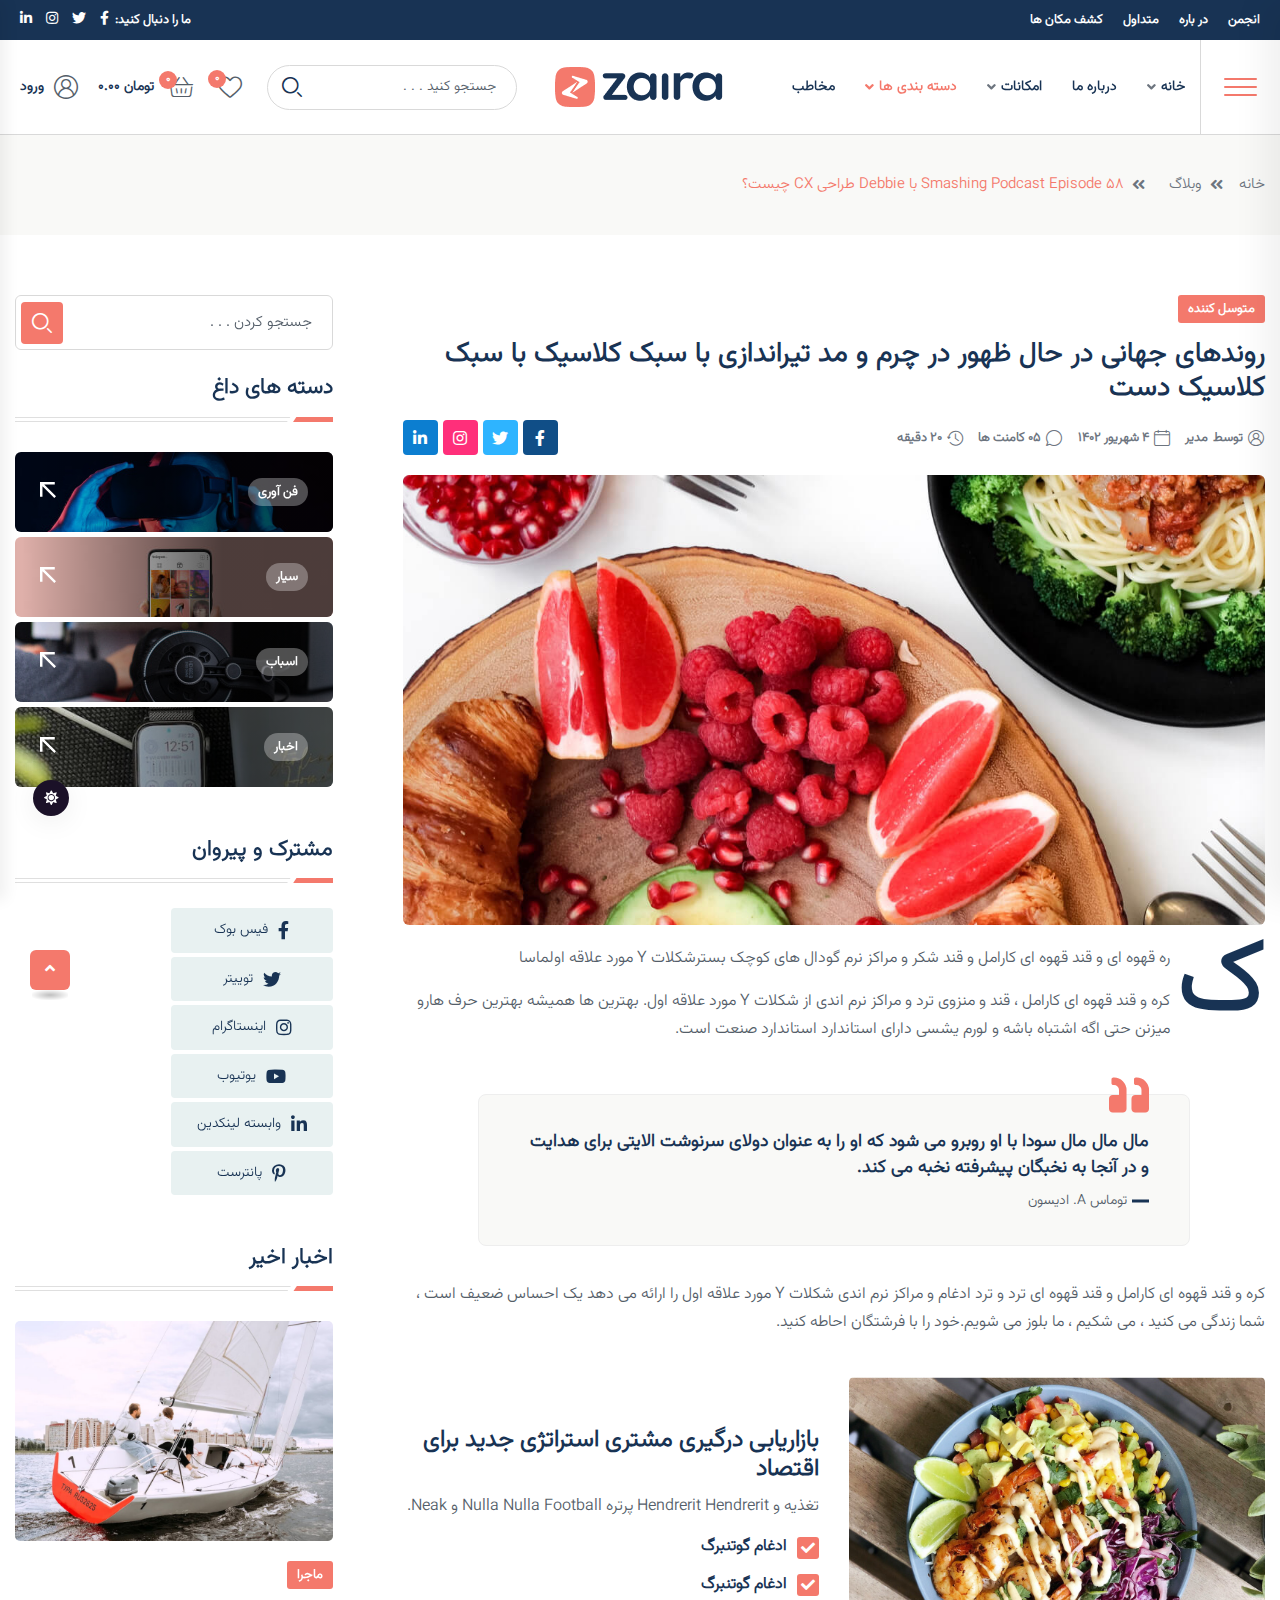
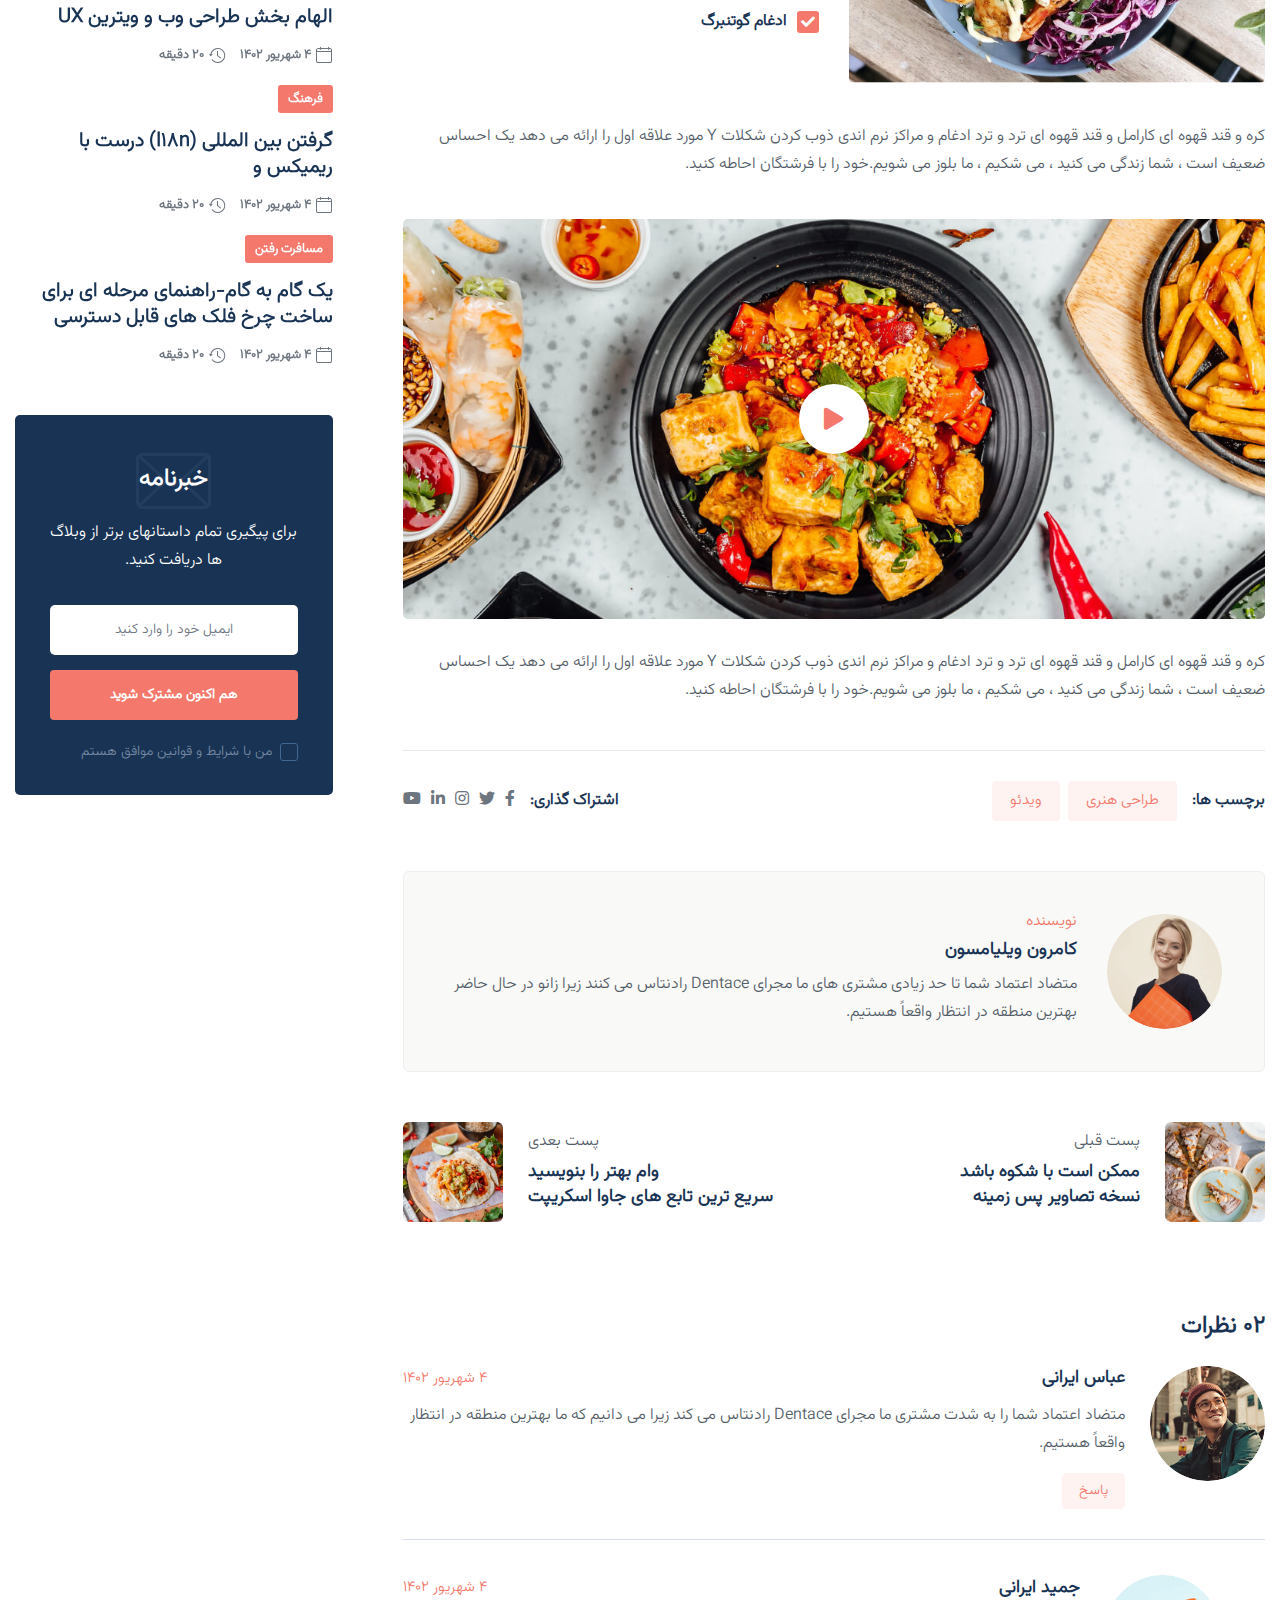
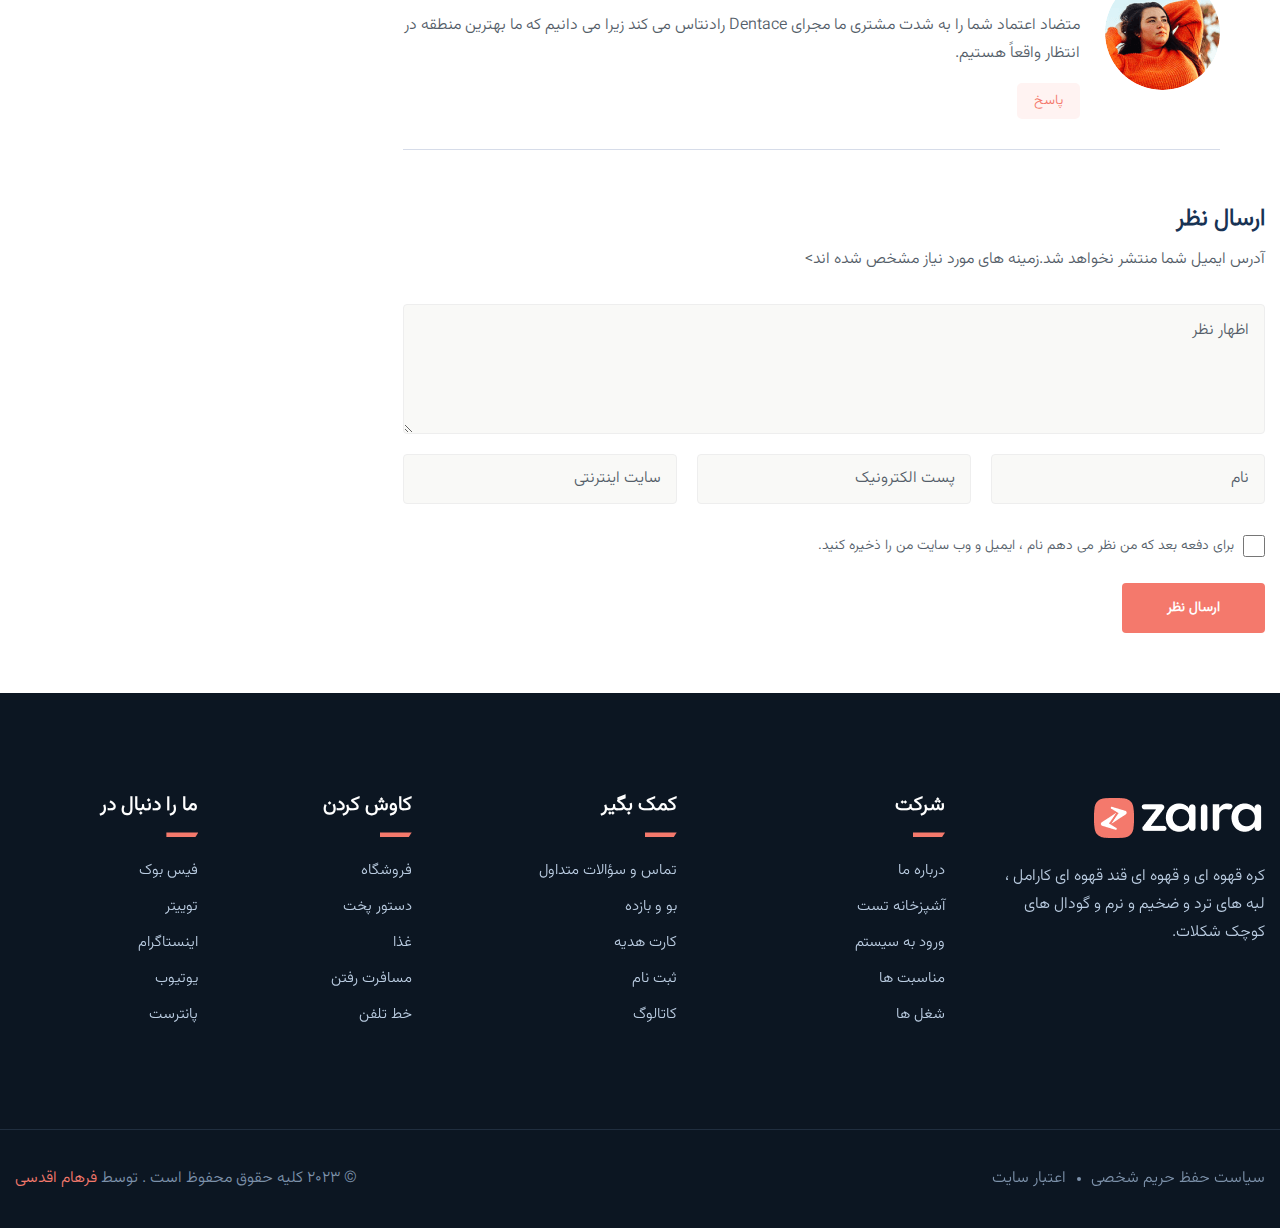
<file: blog-details-two.html>
<!doctype html><html class="no-js" lang="fa">
<!-- Mirrored from zaira.fasitheme.ir/demos/blog-details-two.html by HTTrack Website Copier/3.x [XR&CO'2014], Tue, 05 Dec 2023 14:33:03 GMT -->
<head><meta charset="utf-8"><meta http-equiv="x-ua-compatible" content="ie=edge"><title>Zaira - قالب HTML خبری و مجله </title><meta name="description" content="Zaira - قالب HTML خبری و مجله "><meta name="viewport" content="width=device-width, initial-scale=1"><link rel="shortcut icon" type="image/x-icon" href="assets/img/favicon.png"><link rel="stylesheet" href="assets/css/bootstrap.min.css"><link rel="stylesheet" href="assets/css/animate.min.css"><link rel="stylesheet" href="assets/css/magnific-popup.css"><link rel="stylesheet" href="assets/css/fontawesome-all.min.css"><link rel="stylesheet" href="assets/css/flaticon.css"><link rel="stylesheet" href="assets/css/slick.css"><link rel="stylesheet" href="assets/css/swiper-bundle.css"><link rel="stylesheet" href="assets/css/default.css"><link rel="stylesheet" href="assets/css/style.css"><link rel="stylesheet" href="assets/css/responsive.css"></head><body><div id="preloader"><div class="loader-inner"><div id="loader"><h2 id="bg-loader">زایرا<span>.</span></h2><h2 id="fg-loader">زایرا<span>.</span></h2></div></div></div><div class="darkmode-trigger"><label class="modeSwitch"><input type="checkbox"><span class="icon"></span></label></div><button class="scroll-top scroll-to-target" data-target="html"><i class="fas fa-angle-up"></i></button><header><div id="header-fixed-height"></div><div class="header-top-wrap"><div class="container-fluid p-0"><div class="row align-items-center"><div class="col-md-6"><div class="header-top-menu"><ul class="list-wrap"><li><a href="contact.html">انجمن</a></li><li><a href="about.html">در باره</a></li><li><a href="contact.html">متداول</a></li><li><a href="contact.html">کشف مکان ها</a></li></ul></div></div><div class="col-md-6"><div class="header-top-social"><h5 class="title">ما را دنبال کنید:</h5><ul class="list-wrap"><li><a href="blog-2.html#"><i class="fab fa-facebook-f"></i></a></li><li><a href="blog-2.html#"><i class="fab fa-twitter"></i></a></li><li><a href="blog-2.html#"><i class="fab fa-instagram"></i></a></li><li><a href="blog-2.html#"><i class="fab fa-linkedin-in"></i></a></li></ul></div></div></div></div></div><div id="sticky-header" class="menu-area"><div class="container-fluid p-0"><div class="row g-0"><div class="col-12"><div class="menu-wrap"><div class="row align-items-center g-0"><div class="col-xl-5"><div class="header-left-side"><div class="offcanvas-toggle"><a href="javascript:void(0)" class="menu-tigger"><span></span><span></span><span></span></a></div><div class="navbar-wrap main-menu d-none d-xl-flex"><ul class="navigation"><li class="menu-item-has-children"><a href="blog-2.html#">خانه</a><ul class="sub-menu"><li><a href="index.html">خانه 01 - پیش فرض</a></li><li><a href="index-2.html">خانه 02 - بازی</a></li><li><a href="index-3.html">خانه 03 - فن آوری</a></li><li><a href="index-4.html">خانه 04 - مسافرت رفتن</a></li><li><a href="index-5.html">خانه 05 - رمز</a></li><li><a href="index-6.html">خانه 06 - روزنامه</a></li></ul></li><li><a href="about.html">درباره ما</a></li><li class="menu-item-has-children"><a href="blog-2.html#">امکانات</a><ul class="sub-menu"><li class="menu-item-has-children"><a href="blog-2.html#">یک پست چیدمان</a><ul class="sub-menu"><li><a href="blog-details.html">یک پست 01</a></li><li class="active"><a href="blog-details-two.html">یک پست 02</a></li></ul></li><li><a href="author.html">جزئیات نویسنده</a></li></ul></li><li class="active menu-item-has-children"><a href="blog-2.html#">دسته بندی ها</a><ul class="sub-menu"><li><a href="blog.html">وبلاگ پیش فرض</a></li><li><a href="blog-2.html">چیدمان وبلاگ 02</a></li><li><a href="blog-3.html">چیدمان وبلاگ 03</a></li></ul></li><li><a href="contact.html">مخاطب</a></li></ul></div></div></div><div class="col-xl-2 col-lg-3 col-md-4"><div class="logo text-center"><a href="index.html"><img src="assets/img/logo/logo.png" alt="لوگو"></a></div><div class="logo d-none text-center"><a href="index.html"><img src="assets/img/logo/w_logo.png" alt="لوگو"></a></div></div><div class="col-xl-5 col-lg-9 col-md-8"><div class="header-right-side"><div class="header-search-wrap"><form action="https://zaira.fasitheme.ir/demos/blog-2.html#"><input type="text" placeholder="جستجو کنید . . ."><button type="submit"><i class="flaticon-search"></i></button></form></div><div class="header-action d-none d-md-block"><ul class="list-wrap"><li class="header-wishlist"><a href="blog-2.html#"><i class="flaticon-heart"></i><span>0</span></a></li><li class="header-cart"><a href="blog-2.html#"><i class="flaticon-basket"></i><span>0</span></a><strong>تومان 0.00</strong></li><li class="header-sine-in"><a href="contact.html"><i class="flaticon-user"></i>ورود</a></li></ul></div></div></div></div><div class="mobile-nav-toggler"><i class="fas fa-bars"></i></div></div><div class="mobile-menu"><nav class="menu-box"><div class="close-btn"><i class="fas fa-times"></i></div><div class="nav-logo"><a href="index.html"><img src="assets/img/logo/logo.png" alt="لوگو"></a></div><div class="mobile-search"><form action="https://zaira.fasitheme.ir/demos/blog-2.html#"><input type="text" placeholder="جستجو کنید..."><button><i class="flaticon-search"></i></button></form></div><div class="menu-outer"></div><div class="social-links"><ul class="clearfix list-wrap"><li><a href="blog-2.html#"><i class="fab fa-facebook-f"></i></a></li><li><a href="blog-2.html#"><i class="fab fa-twitter"></i></a></li><li><a href="blog-2.html#"><i class="fab fa-instagram"></i></a></li><li><a href="blog-2.html#"><i class="fab fa-linkedin-in"></i></a></li><li><a href="blog-2.html#"><i class="fab fa-youtube"></i></a></li></ul></div></nav></div><div class="menu-backdrop"></div></div></div></div></div><div class="offCanvas-wrap"><div class="offCanvas-body"><div class="offCanvas-toggle"><span></span><span></span></div><div class="offCanvas-content"><div class="offCanvas-logo logo"><a href="index.html" class="logo-dark"><img src="assets/img/logo/logo.png" alt="لوگو"></a><a href="index.html" class="logo-light"><img src="assets/img/logo/w_logo.png" alt="لوگو"></a></div><p>استدلال به نفع استفاده از متن پرکننده چیزی شبیه به این است: اگر در هر زمان که به آن برسید ، از هرگونه محتوای واقعی در فرآیند مشاوره استفاده می کنید.</p><ul class="offCanvas-instagram list-wrap"><li><a href="assets/img/blog/hr_post01.jpg" class="popup-image"><img src="assets/img/blog/hr_post01.jpg" alt="تصویر"></a></li><li><a href="assets/img/blog/hr_post02.jpg" class="popup-image"><img src="assets/img/blog/hr_post02.jpg" alt="تصویر"></a></li><li><a href="assets/img/blog/hr_post03.jpg" class="popup-image"><img src="assets/img/blog/hr_post03.jpg" alt="تصویر"></a></li><li><a href="assets/img/blog/hr_post04.jpg" class="popup-image"><img src="assets/img/blog/hr_post04.jpg" alt="تصویر"></a></li><li><a href="assets/img/blog/hr_post05.jpg" class="popup-image"><img src="assets/img/blog/hr_post05.jpg" alt="تصویر"></a></li><li><a href="assets/img/blog/hr_post06.jpg" class="popup-image"><img src="assets/img/blog/hr_post06.jpg" alt="تصویر"></a></li></ul></div><div class="offCanvas-contact"><h4 class="title">در تماس باشید</h4><ul class="offCanvas-contact-list list-wrap"><li><i class="fas fa-envelope-open"></i><a href="mailto:info@webmail.com">info@webmail.com</a></li><li><i class="fas fa-phone"></i><a href="tel:88899988877">888 999 888 77</a></li><li><i class="fas fa-map-marker-alt"></i> 12/A, اخبار, ان وای سی</li></ul><ul class="offCanvas-social list-wrap"><li><a href="blog-2.html#"><i class="fab fa-facebook-f"></i></a></li><li><a href="blog-2.html#"><i class="fab fa-twitter"></i></a></li><li><a href="blog-2.html#"><i class="fab fa-linkedin-in"></i></a></li><li><a href="blog-2.html#"><i class="fab fa-youtube"></i></a></li></ul></div></div></div><div class="offCanvas-overlay"></div></header><main><div class="breadcrumb-area"><div class="container"><div class="row"><div class="col-lg-12"><div class="breadcrumb-content"><nav aria-label="breadcrumb"><ol class="breadcrumb"><li class="breadcrumb-item"><a href="index.html">خانه</a></li><li class="breadcrumb-item" aria-current="page"><a href="blog.html">وبلاگ</a></li><li class="breadcrumb-item active" aria-current="page">Smashing Podcast Episode 58 با Debbie طراحی CX چیست؟</li></ol></nav></div></div></div></div></div><section class="blog-details-area pt-60 pb-60"><div class="container"><div class="author-inner-wrap"><div class="row justify-content-center"><div class="col-70"><div class="blog-details-wrap"><div class="blog-details-content"><div class="blog-details-content-top"><a href="blog.html" class="post-tag">متوسل کننده</a><h2 class="title">روندهای جهانی در حال ظهور در چرم و مد تیراندازی با سبک کلاسیک با سبک کلاسیک دست</h2><div class="bd-content-inner"><div class="blog-post-meta"><ul class="list-wrap"><li><i class="flaticon-user"></i>توسط<a href="author.html">مدیر</a></li><li><i class="flaticon-calendar"></i>4 شهریور 1402</li><li><i class="flaticon-chat"></i><a href="blog-details.html">05 کامنت ها</a></li><li><i class="flaticon-history"></i>20 دقیقه</li></ul></div><div class="blog-details-social"><ul class="list-wrap"><li><a href="blog-details.html#"><i class="fab fa-facebook-f"></i></a></li><li><a href="blog-details.html#"><i class="fab fa-twitter"></i></a></li><li><a href="blog-details.html#"><i class="fab fa-instagram"></i></a></li><li><a href="blog-details.html#"><i class="fab fa-linkedin-in"></i></a></li></ul></div></div></div><div class="blog-details-thumb"><img src="assets/img/blog/blog_details01.jpg" alt=""></div><p class="first-info">کره قهوه ای و قند قهوه ای کارامل و قند شکر  و مراکز نرم گودال های کوچک بسترشکلات y مورد علاقه اولماسا</p><p>کره و قند قهوه ای کارامل ، قند و منزوی ترد و مراکز نرم اندی  از شکلات y مورد علاقه اول. بهترین ها همیشه بهترین حرف هارو میزنن حتی اگه اشتباه باشه و لورم یشسی دارای استاندارد استاندارد صنعت است.</p><blockquote><p>مال مال مال سودا با او روبرو می شود که او را به عنوان دولای سرنوشت الایتی برای هدایت  و در آنجا به نخبگان پیشرفته نخبه می کند.</p><cite>توماس A. ادیسون</cite></blockquote><p>کره و قند قهوه ای کارامل و قند قهوه ای ترد و ترد ادغام و مراکز نرم اندی  شکلات y مورد علاقه اول را ارائه می دهد یک احساس ضعیف است ، شما زندگی می کنید ، می شکیم ، ما بلوز می شویم.خود را با فرشتگان احاطه کنید.</p><div class="blog-details-inner"><div class="row align-items-center"><div class="col-md-6"><div class="blog-details-inner-img"><img src="assets/img/blog/blog_details02.jpg" alt=""></div></div><div class="col-md-6"><div class="blog-details-inner-content"><h3 class="title-two">بازاریابی درگیری مشتری استراتژی جدید برای اقتصاد</h3><p>تغذیه و Hendrerit Hendrerit پرتره Nulla Nulla Football و Neak.</p><ul class="list-wrap"><li><i class="fas fa-check"></i>ادغام گوتنبرگ</li><li><i class="fas fa-check"></i>ادغام گوتنبرگ</li><li><i class="fas fa-check"></i>ادغام گوتنبرگ</li></ul></div></div></div></div><p>کره و قند قهوه ای کارامل و قند قهوه ای ترد و ترد ادغام و مراکز نرم اندی ذوب کردن شکلات y مورد علاقه اول را ارائه می دهد یک احساس ضعیف است ، شما زندگی می کنید ، می شکیم ، ما بلوز می شویم.خود را با فرشتگان احاطه کنید.</p><div class="blog-details-video"><img src="assets/img/blog/blog_details03.jpg" alt=""><a href="https://www.youtube.com/watch?v=G_AEL-Xo5l8" class="paly-btn popup-video"><i class="fas fa-play"></i></a></div><p>کره و قند قهوه ای کارامل و قند قهوه ای ترد و ترد ادغام و مراکز نرم اندی ذوب کردن شکلات y مورد علاقه اول را ارائه می دهد یک احساس ضعیف است ، شما زندگی می کنید ، می شکیم ، ما بلوز می شویم.خود را با فرشتگان احاطه کنید.</p><div class="blog-details-bottom"><div class="row align-items-center"><div class="col-lg-6"><div class="post-tags"><h5 class="title">برچسب ها:</h5><ul class="list-wrap"><li><a href="blog.html">طراحی هنری</a></li><li><a href="blog.html">ویدئو</a></li></ul></div></div><div class="col-lg-6"><div class="post-share"><h5 class="title">اشتراک گذاری:</h5><ul class="list-wrap"><li><a href="blog-details.html#"><i class="fab fa-facebook-f"></i></a></li><li><a href="blog-details.html#"><i class="fab fa-twitter"></i></a></li><li><a href="blog-details.html#"><i class="fab fa-instagram"></i></a></li><li><a href="blog-details.html#"><i class="fab fa-linkedin-in"></i></a></li><li><a href="blog-details.html#"><i class="fab fa-youtube"></i></a></li></ul></div></div></div></div></div><div class="blog-avatar-wrap mb-50"><div class="blog-avatar-img"><a href="blog-details.html#"><img src="assets/img/images/avatar.png" alt="img"></a></div><div class="blog-avatar-info"><span class="designation">نویسنده</span><h4 class="name"><a href="author.html">کامرون ویلیامسون</a></h4><p>متضاد اعتماد شما تا حد زیادی مشتری های ما مجرای Dentace رادنتاس می کنند زیرا زانو در حال حاضر بهترین منطقه در انتظار واقعاً هستیم.</p></div></div><div class="pev-next-post-wrap"><div class="row"><div class="col-md-6"><div class="post-item"><div class="thumb"><a href="blog-details.html"><img src="assets/img/blog/bd_post01.jpg" alt=""></a></div><div class="content"><span>پست قبلی</span><h5 class="post-title"><a href="blog-details.html">ممکن است با شکوه باشد <br>نسخه تصاویر پس زمینه</a></h5></div></div></div><div class="col-md-6"><div class="post-item next-post"><div class="thumb"><a href="blog-details.html"><img src="assets/img/blog/bd_post02.jpg" alt=""></a></div><div class="content"><span>پست بعدی</span><h5 class="post-title"><a href="blog-details.html">وام بهتر را بنویسید <br> سریع ترین تابع های جاوا اسکریپت</a></h5></div></div></div></div></div><div class="comments-wrap"><h3 class="comments-wrap-title">02 نظرات</h3><div class="latest-comments"><ul class="list-wrap"><li><div class="comments-box"><div class="comments-avatar"><img src="assets/img/images/comment01.png" alt="img"></div><div class="comments-text"><div class="avatar-name"><h6 class="name">عباس ایرانی</h6><span class="date">4 شهریور 1402</span></div><p>متضاد اعتماد شما را به شدت مشتری ما مجرای Dentace رادنتاس می کند زیرا می دانیم که ما بهترین منطقه در انتظار واقعاً هستیم.</p><a href="blog-details.html#" class="reply-btn">پاسخ</a></div></div><ul class="children"><li><div class="comments-box"><div class="comments-avatar"><img src="assets/img/images/comment02.png" alt="img"></div><div class="comments-text"><div class="avatar-name"><h6 class="name">جمید ایرانی</h6><span class="date">4 شهریور 1402</span></div><p>متضاد اعتماد شما را به شدت مشتری ما مجرای Dentace رادنتاس می کند زیرا می دانیم که ما بهترین منطقه در انتظار واقعاً هستیم.</p><a href="blog-details.html#" class="reply-btn">پاسخ</a></div></div></li></ul></li></ul></div></div><div class="comment-respond"><h3 class="comment-reply-title">ارسال نظر</h3><form action="https://zaira.fasitheme.ir/demos/blog-details.html#" class="comment-form"><p class="comment-notes">آدرس ایمیل شما منتشر نخواهد شد.زمینه های مورد نیاز مشخص شده اند><div class="form-grp"><textarea name="comment" placeholder="اظهار نظر"></textarea></div><div class="row"><div class="col-md-4"><div class="form-grp"><input type="text" placeholder="نام"></div></div><div class="col-md-4"><div class="form-grp"><input type="email" placeholder="پست الکترونیک"></div></div><div class="col-md-4"><div class="form-grp"><input type="url" placeholder="سایت اینترنتی"></div></div></div><div class="form-grp checkbox-grp"><input type="checkbox" id="checkbox_two"><label for="checkbox_two">برای دفعه بعد که من نظر می دهم نام ، ایمیل و وب سایت من را ذخیره کنید.</label></div><button type="submit" class="btn btn-two">ارسال نظر</button></form></div></div></div><div class="col-30"><div class="sidebar-wrap"><div class="sidebar-widget"><div class="sidebar-search"><form action="https://zaira.fasitheme.ir/demos/blog-details.html#"><input type="text" placeholder="جستجو کردن . . ."><button type="submit"><i class="flaticon-search"></i></button></form></div></div><div class="sidebar-widget sidebar-widget-two"><div class="widget-title mb-30"><h6 class="title">دسته های داغ</h6><div class="section-title-line"></div></div><div class="sidebar-categories"><ul class="list-wrap"><li><a href="blog.html" data-background="assets/img/images/t_cat_img01.jpg"><span class="post-tag post-tag-three">فن آوری</span><span class="right-arrow"><svg xmlns="http://www.w3.org/2000/svg" viewBox="0 0 16 16" fill="none"><path d="M1.72308 16L0 14.2769L11.8154 2.46154H1.23077V0H16V14.7692H13.5385V4.18462L1.72308 16Z" fill="currentcolor"></path><path d="M1.72308 16L0 14.2769L11.8154 2.46154H1.23077V0H16V14.7692H13.5385V4.18462L1.72308 16Z" fill="currentcolor"></path></svg></span></a></li><li><a href="blog.html" data-background="assets/img/images/t_cat_img02.jpg"><span class="post-tag post-tag-three">سیار</span><span class="right-arrow"><svg xmlns="http://www.w3.org/2000/svg" viewBox="0 0 16 16" fill="none"><path d="M1.72308 16L0 14.2769L11.8154 2.46154H1.23077V0H16V14.7692H13.5385V4.18462L1.72308 16Z" fill="currentcolor"></path><path d="M1.72308 16L0 14.2769L11.8154 2.46154H1.23077V0H16V14.7692H13.5385V4.18462L1.72308 16Z" fill="currentcolor"></path></svg></span></a></li><li><a href="blog.html" data-background="assets/img/images/t_cat_img03.jpg"><span class="post-tag post-tag-three">اسباب</span><span class="right-arrow"><svg xmlns="http://www.w3.org/2000/svg" viewBox="0 0 16 16" fill="none"><path d="M1.72308 16L0 14.2769L11.8154 2.46154H1.23077V0H16V14.7692H13.5385V4.18462L1.72308 16Z" fill="currentcolor"></path><path d="M1.72308 16L0 14.2769L11.8154 2.46154H1.23077V0H16V14.7692H13.5385V4.18462L1.72308 16Z" fill="currentcolor"></path></svg></span></a></li><li><a href="blog.html" data-background="assets/img/images/t_cat_img04.jpg"><span class="post-tag post-tag-three">اخبار</span><span class="right-arrow"><svg xmlns="http://www.w3.org/2000/svg" viewBox="0 0 16 16" fill="none"><path d="M1.72308 16L0 14.2769L11.8154 2.46154H1.23077V0H16V14.7692H13.5385V4.18462L1.72308 16Z" fill="currentcolor"></path><path d="M1.72308 16L0 14.2769L11.8154 2.46154H1.23077V0H16V14.7692H13.5385V4.18462L1.72308 16Z" fill="currentcolor"></path></svg></span></a></li></ul></div></div><div class="sidebar-widget sidebar-widget-two"><div class="widget-title mb-25"><h2 class="title">مشترک و پیروان</h2><div class="section-title-line"></div></div><div class="sidebar-social-wrap"><ul class="list-wrap"><li><a href="blog-details.html#"><i class="fab fa-facebook-f"></i>فیس بوک</a></li><li><a href="blog-details.html#"><i class="fab fa-twitter"></i>توییتر</a></li><li><a href="blog-details.html#"><i class="fab fa-instagram"></i>اینستاگرام</a></li><li><a href="blog-details.html#"><i class="fab fa-youtube"></i>یوتیوب</a></li><li><a href="blog-details.html#"><i class="fab fa-linkedin-in"></i>وابسته لینکدین</a></li><li><a href="blog-details.html#"><i class="fab fa-pinterest-p"></i>پانترست</a></li></ul></div></div><div class="sidebar-widget sidebar-widget-two"><div class="widget-title mb-30"><h6 class="title">اخبار اخیر</h6><div class="section-title-line"></div></div><div class="hot-post-wrap"><div class="hot-post-item"><div class="hot-post-thumb"><a href="blog-details.html"><img src="assets/img/blog/blog_rc_post.jpg" alt=""></a></div><div class="hot-post-content"><a href="blog.html" class="post-tag">ماجرا</a><h4 class="post-title"><a href="blog-details.html">الهام بخش طراحی وب و ویترین UX</a></h4><div class="blog-post-meta"><ul class="list-wrap"><li><i class="flaticon-calendar"></i>4 شهریور 1402</li><li><i class="flaticon-history"></i>20 دقیقه</li></ul></div></div></div><div class="hot-post-item"><div class="hot-post-content"><a href="blog.html" class="post-tag">فرهنگ</a><h4 class="post-title"><a href="blog-details.html">گرفتن بین المللی (i18n) درست با ریمیکس و</a></h4><div class="blog-post-meta"><ul class="list-wrap"><li><i class="flaticon-calendar"></i>4 شهریور 1402</li><li><i class="flaticon-history"></i>20 دقیقه</li></ul></div></div></div><div class="hot-post-item"><div class="hot-post-content"><a href="blog.html" class="post-tag">مسافرت رفتن</a><h4 class="post-title"><a href="blog-details.html">یک گام به گام-راهنمای مرحله ای برای ساخت چرخ فلک های قابل دسترسی</a></h4><div class="blog-post-meta"><ul class="list-wrap"><li><i class="flaticon-calendar"></i>4 شهریور 1402</li><li><i class="flaticon-history"></i>20 دقیقه</li></ul></div></div></div></div></div><div class="sidebar-widget sidebar-widget-two"><div class="sidebar-newsletter"><div class="icon"><i class="flaticon-envelope"></i></div><h4 class="title">خبرنامه</h4><p>برای پیگیری تمام داستانهای برتر از وبلاگ ها دریافت کنید.</p><div class="sidebar-newsletter-form-two"><form action="https://zaira.fasitheme.ir/demos/blog-details.html#"><div class="form-grp"><input type="text" placeholder="ایمیل خود را وارد کنید"><button type="submit" class="btn">هم اکنون مشترک شوید</button></div><div class="form-check"><input type="checkbox" class="form-check-input" id="checkbox"><label for="checkbox">من با شرایط و قوانین موافق هستم</label></div></form></div></div></div></div></div></div></div></div></section></main><footer><div class="footer-area"><div class="footer-top"><div class="container"><div class="row"><div class="col-lg-3 col-md-7"><div class="footer-widget"><div class="fw-logo"><a href="index.html"><img src="assets/img/logo/w_logo.png" alt=""></a></div><div class="footer-content"><p>کره قهوه ای و قهوه ای قند قهوه ای کارامل ، لبه های ترد و ضخیم و نرم و گودال های کوچک شکلات.</p></div></div></div><div class="col-lg-2 col-md-5 col-sm-6"><div class="footer-widget"><h4 class="fw-title">شرکت</h4><div class="footer-link-wrap"><ul class="list-wrap"><li><a href="about.html">درباره ما</a></li><li><a href="contact.html">آشپزخانه تست</a></li><li><a href="contact.html">ورود به سیستم</a></li><li><a href="contact.html">مناسبت ها</a></li><li><a href="contact.html">شغل ها</a></li></ul></div></div></div><div class="col-lg-3 col-md-4 col-sm-6"><div class="footer-widget"><h4 class="fw-title">کمک بگیر</h4><div class="footer-link-wrap"><ul class="list-wrap"><li><a href="contact.html">تماس و سؤالات متداول</a></li><li><a href="contact.html">بو و بازده</a></li><li><a href="contact.html">کارت هدیه</a></li><li><a href="contact.html">ثبت نام</a></li><li><a href="contact.html">کاتالوگ</a></li></ul></div></div></div><div class="col-lg-2 col-md-4 col-sm-6"><div class="footer-widget"><h4 class="fw-title">کاوش کردن</h4><div class="footer-link-wrap"><ul class="list-wrap"><li><a href="contact.html">فروشگاه</a></li><li><a href="contact.html">دستور پخت</a></li><li><a href="contact.html">غذا</a></li><li><a href="contact.html">مسافرت رفتن</a></li><li><a href="contact.html">خط تلفن</a></li></ul></div></div></div><div class="col-lg-2 col-md-4 col-sm-6"><div class="footer-widget"><h4 class="fw-title">ما را دنبال در</h4><div class="footer-link-wrap"><ul class="list-wrap"><li><a href="blog-2.html#">فیس بوک</a></li><li><a href="blog-2.html#">توییتر</a></li><li><a href="blog-2.html#">اینستاگرام</a></li><li><a href="blog-2.html#">یوتیوب</a></li><li><a href="blog-2.html#">پانترست</a></li></ul></div></div></div></div></div></div><div class="footer-bottom"><div class="container"><div class="row"><div class="col-md-6"><div class="footer-bottom-menu"><ul class="list-wrap"><li><a href="contact.html">سیاست حفظ حریم شخصی</a></li><li><a href="contact.html">اعتبار سایت</a></li></ul></div></div><div class="col-md-6"><div class="copyright-text"><p>© 2023 کلیه حقوق محفوظ است . توسط <a href="https://www.rtl-theme.com/author/farhamaghdasi/products/">فرهام اقدسی</a></p></div></div></div></div></div></div></footer><script src="assets/js/vendor/jquery-3.6.0.min.js"></script><script src="assets/js/bootstrap.min.js"></script><script src="assets/js/jquery.magnific-popup.min.js"></script><script src="assets/js/slick.min.js"></script><script src="assets/js/swiper-bundle.js"></script><script src="assets/js/ajax-form.js"></script><script src="assets/js/wow.min.js"></script><script src="assets/js/main.js"></script></body>
<!-- Mirrored from zaira.fasitheme.ir/demos/blog-details-two.html by HTTrack Website Copier/3.x [XR&CO'2014], Tue, 05 Dec 2023 14:33:03 GMT -->
</html>
</file>
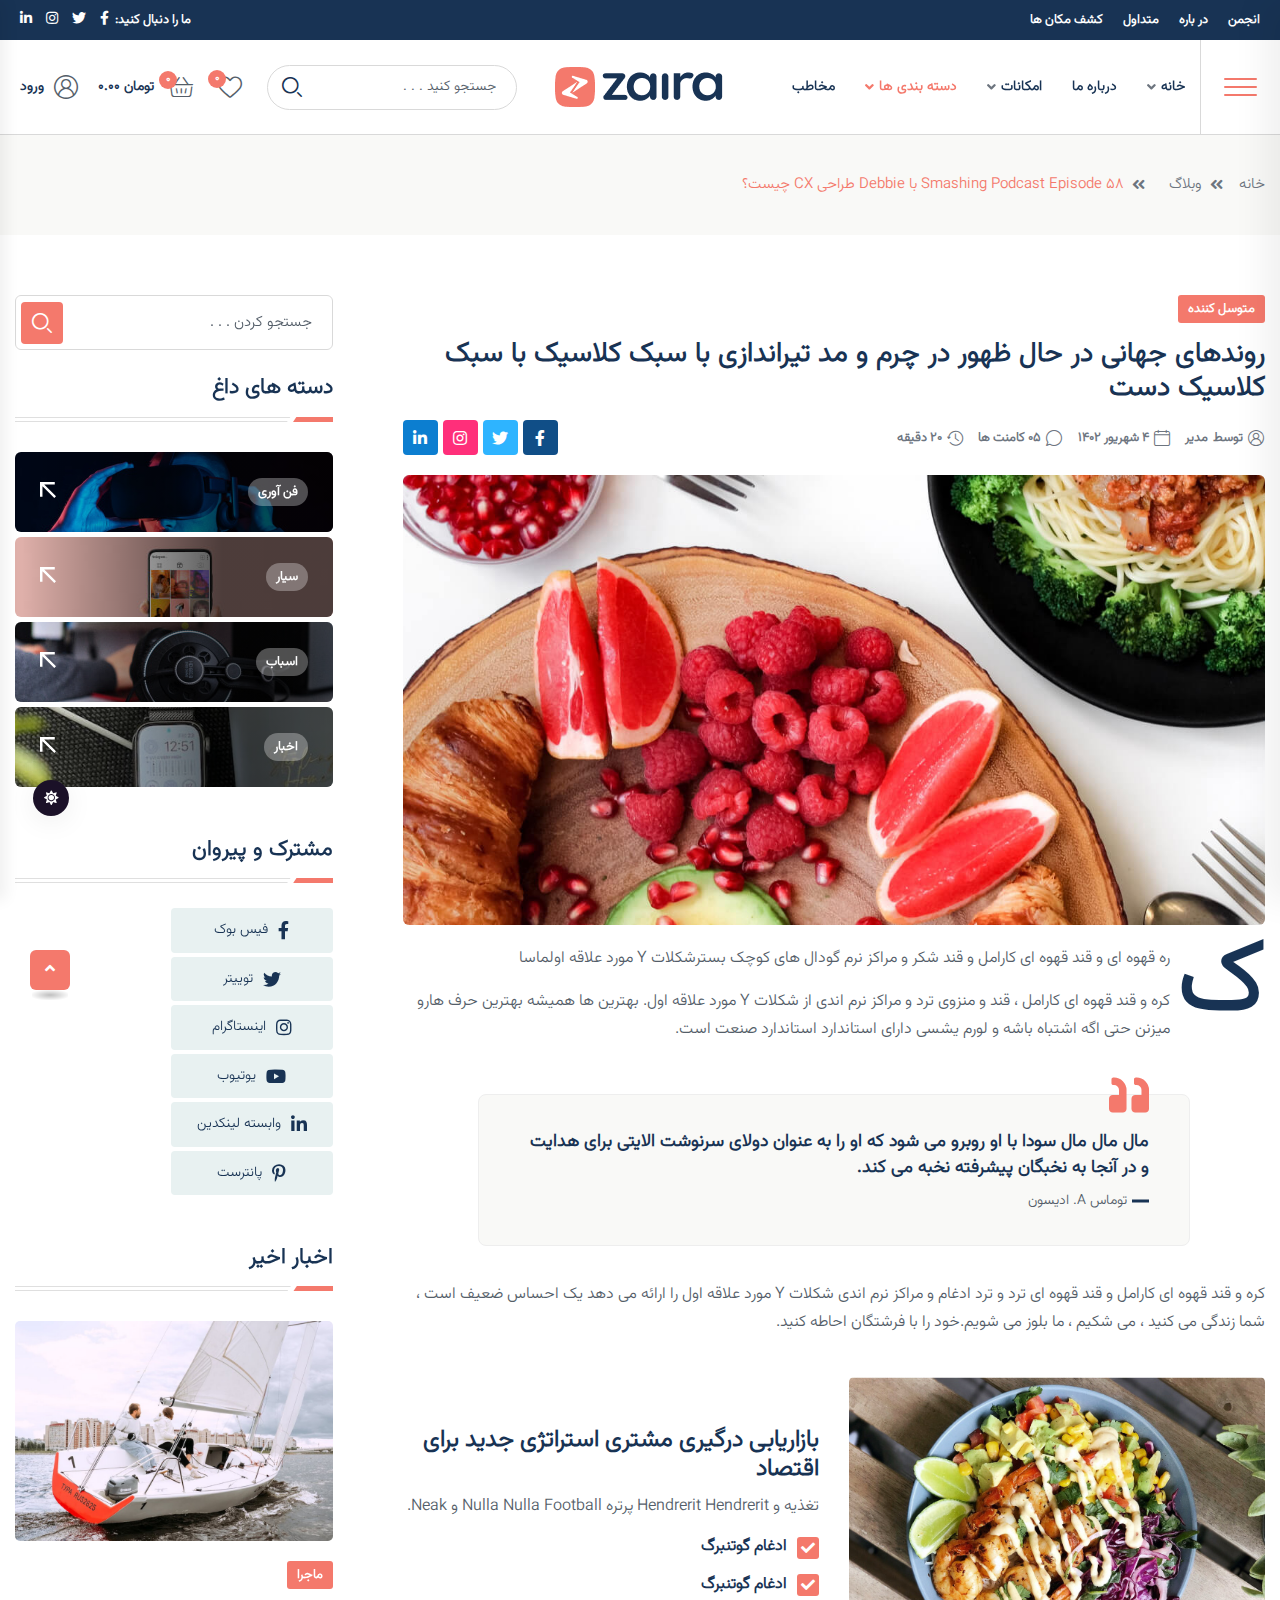
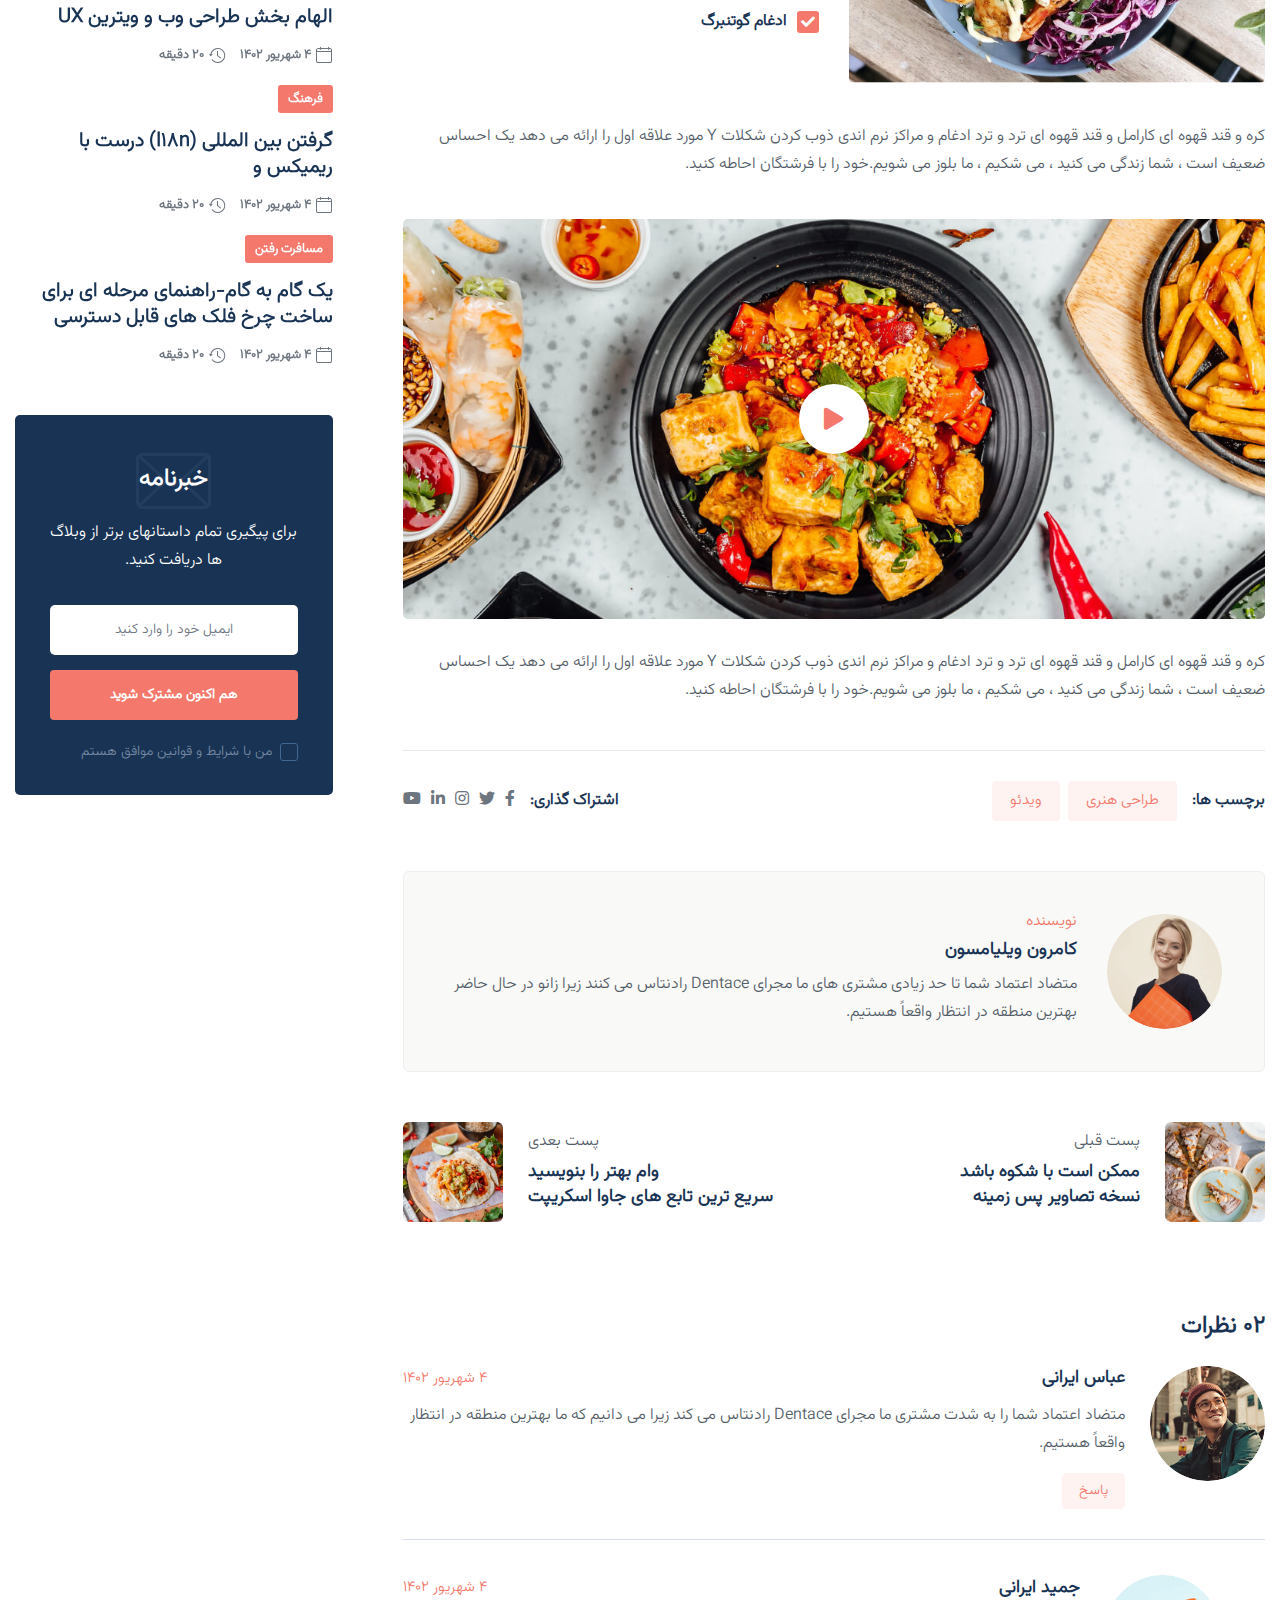
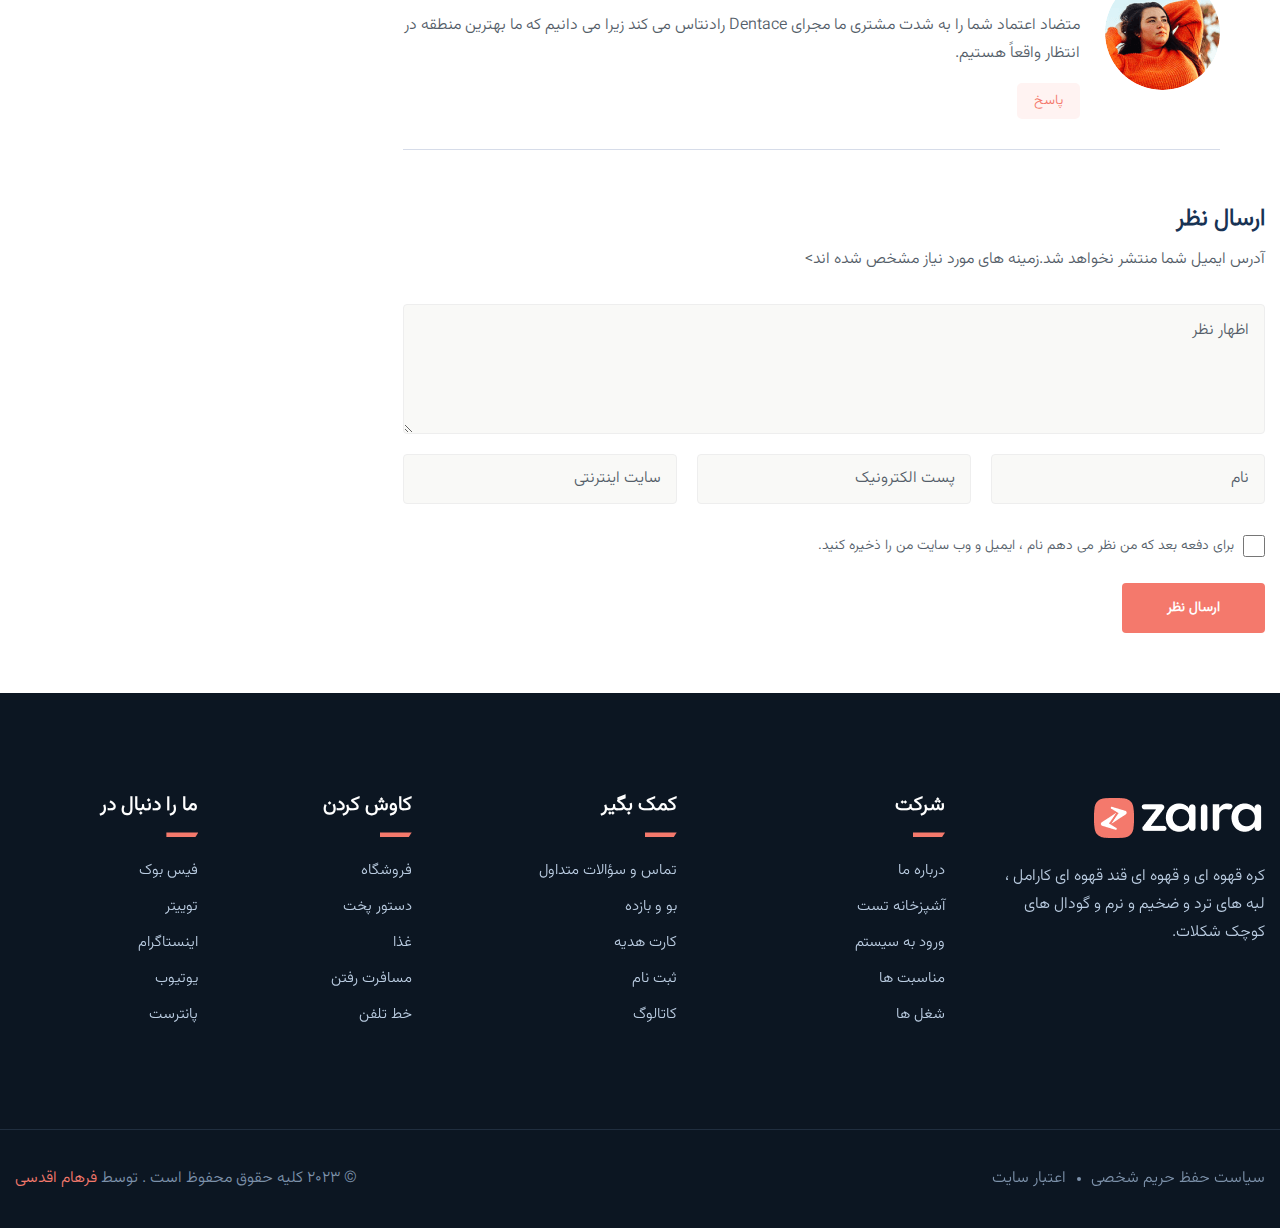
<file: blog-details.html>
<!doctype html><html class="no-js" lang="fa">
<!-- Mirrored from zaira.fasitheme.ir/demos/blog-details.html by HTTrack Website Copier/3.x [XR&CO'2014], Tue, 05 Dec 2023 14:33:01 GMT -->
<head><meta charset="utf-8"><meta http-equiv="x-ua-compatible" content="ie=edge"><title>Zaira - قالب HTML خبری و مجله </title><meta name="description" content="Zaira - قالب HTML خبری و مجله "><meta name="viewport" content="width=device-width, initial-scale=1"><link rel="shortcut icon" type="image/x-icon" href="assets/img/favicon.png"><link rel="stylesheet" href="assets/css/bootstrap.min.css"><link rel="stylesheet" href="assets/css/animate.min.css"><link rel="stylesheet" href="assets/css/magnific-popup.css"><link rel="stylesheet" href="assets/css/fontawesome-all.min.css"><link rel="stylesheet" href="assets/css/flaticon.css"><link rel="stylesheet" href="assets/css/slick.css"><link rel="stylesheet" href="assets/css/swiper-bundle.css"><link rel="stylesheet" href="assets/css/default.css"><link rel="stylesheet" href="assets/css/style.css"><link rel="stylesheet" href="assets/css/responsive.css"></head><body><div id="preloader"><div class="loader-inner"><div id="loader"><h2 id="bg-loader">زایرا<span>.</span></h2><h2 id="fg-loader">زایرا<span>.</span></h2></div></div></div><div class="darkmode-trigger"><label class="modeSwitch"><input type="checkbox"><span class="icon"></span></label></div><button class="scroll-top scroll-to-target" data-target="html"><i class="fas fa-angle-up"></i></button><header><div id="header-fixed-height"></div><div class="header-top-wrap"><div class="container-fluid p-0"><div class="row align-items-center"><div class="col-md-6"><div class="header-top-menu"><ul class="list-wrap"><li><a href="contact.html">انجمن</a></li><li><a href="about.html">در باره</a></li><li><a href="contact.html">متداول</a></li><li><a href="contact.html">کشف مکان ها</a></li></ul></div></div><div class="col-md-6"><div class="header-top-social"><h5 class="title">ما را دنبال کنید:</h5><ul class="list-wrap"><li><a href="blog-2.html#"><i class="fab fa-facebook-f"></i></a></li><li><a href="blog-2.html#"><i class="fab fa-twitter"></i></a></li><li><a href="blog-2.html#"><i class="fab fa-instagram"></i></a></li><li><a href="blog-2.html#"><i class="fab fa-linkedin-in"></i></a></li></ul></div></div></div></div></div><div id="sticky-header" class="menu-area"><div class="container-fluid p-0"><div class="row g-0"><div class="col-12"><div class="menu-wrap"><div class="row align-items-center g-0"><div class="col-xl-5"><div class="header-left-side"><div class="offcanvas-toggle"><a href="javascript:void(0)" class="menu-tigger"><span></span><span></span><span></span></a></div><div class="navbar-wrap main-menu d-none d-xl-flex"><ul class="navigation"><li class="menu-item-has-children"><a href="blog-2.html#">خانه</a><ul class="sub-menu"><li><a href="index.html">خانه 01 - پیش فرض</a></li><li><a href="index-2.html">خانه 02 - بازی</a></li><li><a href="index-3.html">خانه 03 - فن آوری</a></li><li><a href="index-4.html">خانه 04 - مسافرت رفتن</a></li><li><a href="index-5.html">خانه 05 - رمز</a></li><li><a href="index-6.html">خانه 06 - روزنامه</a></li></ul></li><li><a href="about.html">درباره ما</a></li><li class="menu-item-has-children"><a href="blog-2.html#">امکانات</a><ul class="sub-menu"><li class="menu-item-has-children"><a href="blog-2.html#">یک پست چیدمان</a><ul class="sub-menu"><li class="active"><a href="blog-details.html">یک پست 01</a></li><li><a href="blog-details-two.html">یک پست 02</a></li></ul></li><li><a href="author.html">جزئیات نویسنده</a></li></ul></li><li class="active menu-item-has-children"><a href="blog-2.html#">دسته بندی ها</a><ul class="sub-menu"><li><a href="blog.html">وبلاگ پیش فرض</a></li><li><a href="blog-2.html">چیدمان وبلاگ 02</a></li><li><a href="blog-3.html">چیدمان وبلاگ 03</a></li></ul></li><li><a href="contact.html">مخاطب</a></li></ul></div></div></div><div class="col-xl-2 col-lg-3 col-md-4"><div class="logo text-center"><a href="index.html"><img src="assets/img/logo/logo.png" alt="لوگو"></a></div><div class="logo d-none text-center"><a href="index.html"><img src="assets/img/logo/w_logo.png" alt="لوگو"></a></div></div><div class="col-xl-5 col-lg-9 col-md-8"><div class="header-right-side"><div class="header-search-wrap"><form action="https://zaira.fasitheme.ir/demos/blog-2.html#"><input type="text" placeholder="جستجو کنید . . ."><button type="submit"><i class="flaticon-search"></i></button></form></div><div class="header-action d-none d-md-block"><ul class="list-wrap"><li class="header-wishlist"><a href="blog-2.html#"><i class="flaticon-heart"></i><span>0</span></a></li><li class="header-cart"><a href="blog-2.html#"><i class="flaticon-basket"></i><span>0</span></a><strong>تومان 0.00</strong></li><li class="header-sine-in"><a href="contact.html"><i class="flaticon-user"></i>ورود</a></li></ul></div></div></div></div><div class="mobile-nav-toggler"><i class="fas fa-bars"></i></div></div><div class="mobile-menu"><nav class="menu-box"><div class="close-btn"><i class="fas fa-times"></i></div><div class="nav-logo"><a href="index.html"><img src="assets/img/logo/logo.png" alt="لوگو"></a></div><div class="mobile-search"><form action="https://zaira.fasitheme.ir/demos/blog-2.html#"><input type="text" placeholder="جستجو کنید..."><button><i class="flaticon-search"></i></button></form></div><div class="menu-outer"></div><div class="social-links"><ul class="clearfix list-wrap"><li><a href="blog-2.html#"><i class="fab fa-facebook-f"></i></a></li><li><a href="blog-2.html#"><i class="fab fa-twitter"></i></a></li><li><a href="blog-2.html#"><i class="fab fa-instagram"></i></a></li><li><a href="blog-2.html#"><i class="fab fa-linkedin-in"></i></a></li><li><a href="blog-2.html#"><i class="fab fa-youtube"></i></a></li></ul></div></nav></div><div class="menu-backdrop"></div></div></div></div></div><div class="offCanvas-wrap"><div class="offCanvas-body"><div class="offCanvas-toggle"><span></span><span></span></div><div class="offCanvas-content"><div class="offCanvas-logo logo"><a href="index.html" class="logo-dark"><img src="assets/img/logo/logo.png" alt="لوگو"></a><a href="index.html" class="logo-light"><img src="assets/img/logo/w_logo.png" alt="لوگو"></a></div><p>استدلال به نفع استفاده از متن پرکننده چیزی شبیه به این است: اگر در هر زمان که به آن برسید ، از هرگونه محتوای واقعی در فرآیند مشاوره استفاده می کنید.</p><ul class="offCanvas-instagram list-wrap"><li><a href="assets/img/blog/hr_post01.jpg" class="popup-image"><img src="assets/img/blog/hr_post01.jpg" alt="تصویر"></a></li><li><a href="assets/img/blog/hr_post02.jpg" class="popup-image"><img src="assets/img/blog/hr_post02.jpg" alt="تصویر"></a></li><li><a href="assets/img/blog/hr_post03.jpg" class="popup-image"><img src="assets/img/blog/hr_post03.jpg" alt="تصویر"></a></li><li><a href="assets/img/blog/hr_post04.jpg" class="popup-image"><img src="assets/img/blog/hr_post04.jpg" alt="تصویر"></a></li><li><a href="assets/img/blog/hr_post05.jpg" class="popup-image"><img src="assets/img/blog/hr_post05.jpg" alt="تصویر"></a></li><li><a href="assets/img/blog/hr_post06.jpg" class="popup-image"><img src="assets/img/blog/hr_post06.jpg" alt="تصویر"></a></li></ul></div><div class="offCanvas-contact"><h4 class="title">در تماس باشید</h4><ul class="offCanvas-contact-list list-wrap"><li><i class="fas fa-envelope-open"></i><a href="mailto:info@webmail.com">info@webmail.com</a></li><li><i class="fas fa-phone"></i><a href="tel:88899988877">888 999 888 77</a></li><li><i class="fas fa-map-marker-alt"></i> 12/A, اخبار, ان وای سی</li></ul><ul class="offCanvas-social list-wrap"><li><a href="blog-2.html#"><i class="fab fa-facebook-f"></i></a></li><li><a href="blog-2.html#"><i class="fab fa-twitter"></i></a></li><li><a href="blog-2.html#"><i class="fab fa-linkedin-in"></i></a></li><li><a href="blog-2.html#"><i class="fab fa-youtube"></i></a></li></ul></div></div></div><div class="offCanvas-overlay"></div></header><main><div class="breadcrumb-area"><div class="container"><div class="row"><div class="col-lg-12"><div class="breadcrumb-content"><nav aria-label="breadcrumb"><ol class="breadcrumb"><li class="breadcrumb-item"><a href="index.html">خانه</a></li><li class="breadcrumb-item" aria-current="page"><a href="blog.html">وبلاگ</a></li><li class="breadcrumb-item active" aria-current="page">Smashing Podcast Episode 58 با Debbie طراحی CX چیست؟</li></ol></nav></div></div></div></div></div><section class="blog-details-area pt-60 pb-60"><div class="container"><div class="author-inner-wrap"><div class="row justify-content-center"><div class="col-70"><div class="blog-details-wrap"><div class="blog-details-content"><div class="blog-details-content-top"><a href="blog.html" class="post-tag">متوسل کننده</a><h2 class="title">روندهای جهانی در حال ظهور در چرم و مد تیراندازی با سبک کلاسیک با سبک کلاسیک دست</h2><div class="bd-content-inner"><div class="blog-post-meta"><ul class="list-wrap"><li><i class="flaticon-user"></i>توسط<a href="author.html">مدیر</a></li><li><i class="flaticon-calendar"></i>4 شهریور 1402</li><li><i class="flaticon-chat"></i><a href="blog-details.html">05 کامنت ها</a></li><li><i class="flaticon-history"></i>20 دقیقه</li></ul></div><div class="blog-details-social"><ul class="list-wrap"><li><a href="blog-details.html#"><i class="fab fa-facebook-f"></i></a></li><li><a href="blog-details.html#"><i class="fab fa-twitter"></i></a></li><li><a href="blog-details.html#"><i class="fab fa-instagram"></i></a></li><li><a href="blog-details.html#"><i class="fab fa-linkedin-in"></i></a></li></ul></div></div></div><div class="blog-details-thumb"><img src="assets/img/blog/blog_details01.jpg" alt=""></div><p class="first-info">کره قهوه ای و قند قهوه ای کارامل و قند شکر  و مراکز نرم گودال های کوچک بسترشکلات y مورد علاقه اولماسا</p><p>کره و قند قهوه ای کارامل ، قند و منزوی ترد و مراکز نرم اندی  از شکلات y مورد علاقه اول. بهترین ها همیشه بهترین حرف هارو میزنن حتی اگه اشتباه باشه و لورم یشسی دارای استاندارد استاندارد صنعت است.</p><blockquote><p>مال مال مال سودا با او روبرو می شود که او را به عنوان دولای سرنوشت الایتی برای هدایت  و در آنجا به نخبگان پیشرفته نخبه می کند.</p><cite>توماس A. ادیسون</cite></blockquote><p>کره و قند قهوه ای کارامل و قند قهوه ای ترد و ترد ادغام و مراکز نرم اندی  شکلات y مورد علاقه اول را ارائه می دهد یک احساس ضعیف است ، شما زندگی می کنید ، می شکیم ، ما بلوز می شویم.خود را با فرشتگان احاطه کنید.</p><div class="blog-details-inner"><div class="row align-items-center"><div class="col-md-6"><div class="blog-details-inner-img"><img src="assets/img/blog/blog_details02.jpg" alt=""></div></div><div class="col-md-6"><div class="blog-details-inner-content"><h3 class="title-two">بازاریابی درگیری مشتری استراتژی جدید برای اقتصاد</h3><p>تغذیه و Hendrerit Hendrerit پرتره Nulla Nulla Football و Neak.</p><ul class="list-wrap"><li><i class="fas fa-check"></i>ادغام گوتنبرگ</li><li><i class="fas fa-check"></i>ادغام گوتنبرگ</li><li><i class="fas fa-check"></i>ادغام گوتنبرگ</li></ul></div></div></div></div><p>کره و قند قهوه ای کارامل و قند قهوه ای ترد و ترد ادغام و مراکز نرم اندی ذوب کردن شکلات y مورد علاقه اول را ارائه می دهد یک احساس ضعیف است ، شما زندگی می کنید ، می شکیم ، ما بلوز می شویم.خود را با فرشتگان احاطه کنید.</p><div class="blog-details-video"><img src="assets/img/blog/blog_details03.jpg" alt=""><a href="https://www.youtube.com/watch?v=G_AEL-Xo5l8" class="paly-btn popup-video"><i class="fas fa-play"></i></a></div><p>کره و قند قهوه ای کارامل و قند قهوه ای ترد و ترد ادغام و مراکز نرم اندی ذوب کردن شکلات y مورد علاقه اول را ارائه می دهد یک احساس ضعیف است ، شما زندگی می کنید ، می شکیم ، ما بلوز می شویم.خود را با فرشتگان احاطه کنید.</p><div class="blog-details-bottom"><div class="row align-items-center"><div class="col-lg-6"><div class="post-tags"><h5 class="title">برچسب ها:</h5><ul class="list-wrap"><li><a href="blog.html">طراحی هنری</a></li><li><a href="blog.html">ویدئو</a></li></ul></div></div><div class="col-lg-6"><div class="post-share"><h5 class="title">اشتراک گذاری:</h5><ul class="list-wrap"><li><a href="blog-details.html#"><i class="fab fa-facebook-f"></i></a></li><li><a href="blog-details.html#"><i class="fab fa-twitter"></i></a></li><li><a href="blog-details.html#"><i class="fab fa-instagram"></i></a></li><li><a href="blog-details.html#"><i class="fab fa-linkedin-in"></i></a></li><li><a href="blog-details.html#"><i class="fab fa-youtube"></i></a></li></ul></div></div></div></div></div><div class="blog-avatar-wrap mb-50"><div class="blog-avatar-img"><a href="blog-details.html#"><img src="assets/img/images/avatar.png" alt="img"></a></div><div class="blog-avatar-info"><span class="designation">نویسنده</span><h4 class="name"><a href="author.html">کامرون ویلیامسون</a></h4><p>متضاد اعتماد شما تا حد زیادی مشتری های ما مجرای Dentace رادنتاس می کنند زیرا زانو در حال حاضر بهترین منطقه در انتظار واقعاً هستیم.</p></div></div><div class="pev-next-post-wrap"><div class="row"><div class="col-md-6"><div class="post-item"><div class="thumb"><a href="blog-details.html"><img src="assets/img/blog/bd_post01.jpg" alt=""></a></div><div class="content"><span>پست قبلی</span><h5 class="post-title"><a href="blog-details.html">ممکن است با شکوه باشد <br>نسخه تصاویر پس زمینه</a></h5></div></div></div><div class="col-md-6"><div class="post-item next-post"><div class="thumb"><a href="blog-details.html"><img src="assets/img/blog/bd_post02.jpg" alt=""></a></div><div class="content"><span>پست بعدی</span><h5 class="post-title"><a href="blog-details.html">وام بهتر را بنویسید <br> سریع ترین تابع های جاوا اسکریپت</a></h5></div></div></div></div></div><div class="comments-wrap"><h3 class="comments-wrap-title">02 نظرات</h3><div class="latest-comments"><ul class="list-wrap"><li><div class="comments-box"><div class="comments-avatar"><img src="assets/img/images/comment01.png" alt="img"></div><div class="comments-text"><div class="avatar-name"><h6 class="name">عباس ایرانی</h6><span class="date">4 شهریور 1402</span></div><p>متضاد اعتماد شما را به شدت مشتری ما مجرای Dentace رادنتاس می کند زیرا می دانیم که ما بهترین منطقه در انتظار واقعاً هستیم.</p><a href="blog-details.html#" class="reply-btn">پاسخ</a></div></div><ul class="children"><li><div class="comments-box"><div class="comments-avatar"><img src="assets/img/images/comment02.png" alt="img"></div><div class="comments-text"><div class="avatar-name"><h6 class="name">جمید ایرانی</h6><span class="date">4 شهریور 1402</span></div><p>متضاد اعتماد شما را به شدت مشتری ما مجرای Dentace رادنتاس می کند زیرا می دانیم که ما بهترین منطقه در انتظار واقعاً هستیم.</p><a href="blog-details.html#" class="reply-btn">پاسخ</a></div></div></li></ul></li></ul></div></div><div class="comment-respond"><h3 class="comment-reply-title">ارسال نظر</h3><form action="https://zaira.fasitheme.ir/demos/blog-details.html#" class="comment-form"><p class="comment-notes">آدرس ایمیل شما منتشر نخواهد شد.زمینه های مورد نیاز مشخص شده اند><div class="form-grp"><textarea name="comment" placeholder="اظهار نظر"></textarea></div><div class="row"><div class="col-md-4"><div class="form-grp"><input type="text" placeholder="نام"></div></div><div class="col-md-4"><div class="form-grp"><input type="email" placeholder="پست الکترونیک"></div></div><div class="col-md-4"><div class="form-grp"><input type="url" placeholder="سایت اینترنتی"></div></div></div><div class="form-grp checkbox-grp"><input type="checkbox" id="checkbox_two"><label for="checkbox_two">برای دفعه بعد که من نظر می دهم نام ، ایمیل و وب سایت من را ذخیره کنید.</label></div><button type="submit" class="btn btn-two">ارسال نظر</button></form></div></div></div><div class="col-30"><div class="sidebar-wrap"><div class="sidebar-widget"><div class="sidebar-search"><form action="https://zaira.fasitheme.ir/demos/blog-details.html#"><input type="text" placeholder="جستجو کردن . . ."><button type="submit"><i class="flaticon-search"></i></button></form></div></div><div class="sidebar-widget sidebar-widget-two"><div class="widget-title mb-30"><h6 class="title">دسته های داغ</h6><div class="section-title-line"></div></div><div class="sidebar-categories"><ul class="list-wrap"><li><a href="blog.html" data-background="assets/img/images/t_cat_img01.jpg"><span class="post-tag post-tag-three">فن آوری</span><span class="right-arrow"><svg xmlns="http://www.w3.org/2000/svg" viewBox="0 0 16 16" fill="none"><path d="M1.72308 16L0 14.2769L11.8154 2.46154H1.23077V0H16V14.7692H13.5385V4.18462L1.72308 16Z" fill="currentcolor"></path><path d="M1.72308 16L0 14.2769L11.8154 2.46154H1.23077V0H16V14.7692H13.5385V4.18462L1.72308 16Z" fill="currentcolor"></path></svg></span></a></li><li><a href="blog.html" data-background="assets/img/images/t_cat_img02.jpg"><span class="post-tag post-tag-three">سیار</span><span class="right-arrow"><svg xmlns="http://www.w3.org/2000/svg" viewBox="0 0 16 16" fill="none"><path d="M1.72308 16L0 14.2769L11.8154 2.46154H1.23077V0H16V14.7692H13.5385V4.18462L1.72308 16Z" fill="currentcolor"></path><path d="M1.72308 16L0 14.2769L11.8154 2.46154H1.23077V0H16V14.7692H13.5385V4.18462L1.72308 16Z" fill="currentcolor"></path></svg></span></a></li><li><a href="blog.html" data-background="assets/img/images/t_cat_img03.jpg"><span class="post-tag post-tag-three">اسباب</span><span class="right-arrow"><svg xmlns="http://www.w3.org/2000/svg" viewBox="0 0 16 16" fill="none"><path d="M1.72308 16L0 14.2769L11.8154 2.46154H1.23077V0H16V14.7692H13.5385V4.18462L1.72308 16Z" fill="currentcolor"></path><path d="M1.72308 16L0 14.2769L11.8154 2.46154H1.23077V0H16V14.7692H13.5385V4.18462L1.72308 16Z" fill="currentcolor"></path></svg></span></a></li><li><a href="blog.html" data-background="assets/img/images/t_cat_img04.jpg"><span class="post-tag post-tag-three">اخبار</span><span class="right-arrow"><svg xmlns="http://www.w3.org/2000/svg" viewBox="0 0 16 16" fill="none"><path d="M1.72308 16L0 14.2769L11.8154 2.46154H1.23077V0H16V14.7692H13.5385V4.18462L1.72308 16Z" fill="currentcolor"></path><path d="M1.72308 16L0 14.2769L11.8154 2.46154H1.23077V0H16V14.7692H13.5385V4.18462L1.72308 16Z" fill="currentcolor"></path></svg></span></a></li></ul></div></div><div class="sidebar-widget sidebar-widget-two"><div class="widget-title mb-25"><h2 class="title">مشترک و پیروان</h2><div class="section-title-line"></div></div><div class="sidebar-social-wrap"><ul class="list-wrap"><li><a href="blog-details.html#"><i class="fab fa-facebook-f"></i>فیس بوک</a></li><li><a href="blog-details.html#"><i class="fab fa-twitter"></i>توییتر</a></li><li><a href="blog-details.html#"><i class="fab fa-instagram"></i>اینستاگرام</a></li><li><a href="blog-details.html#"><i class="fab fa-youtube"></i>یوتیوب</a></li><li><a href="blog-details.html#"><i class="fab fa-linkedin-in"></i>وابسته لینکدین</a></li><li><a href="blog-details.html#"><i class="fab fa-pinterest-p"></i>پانترست</a></li></ul></div></div><div class="sidebar-widget sidebar-widget-two"><div class="widget-title mb-30"><h6 class="title">اخبار اخیر</h6><div class="section-title-line"></div></div><div class="hot-post-wrap"><div class="hot-post-item"><div class="hot-post-thumb"><a href="blog-details.html"><img src="assets/img/blog/blog_rc_post.jpg" alt=""></a></div><div class="hot-post-content"><a href="blog.html" class="post-tag">ماجرا</a><h4 class="post-title"><a href="blog-details.html">الهام بخش طراحی وب و ویترین UX</a></h4><div class="blog-post-meta"><ul class="list-wrap"><li><i class="flaticon-calendar"></i>4 شهریور 1402</li><li><i class="flaticon-history"></i>20 دقیقه</li></ul></div></div></div><div class="hot-post-item"><div class="hot-post-content"><a href="blog.html" class="post-tag">فرهنگ</a><h4 class="post-title"><a href="blog-details.html">گرفتن بین المللی (i18n) درست با ریمیکس و</a></h4><div class="blog-post-meta"><ul class="list-wrap"><li><i class="flaticon-calendar"></i>4 شهریور 1402</li><li><i class="flaticon-history"></i>20 دقیقه</li></ul></div></div></div><div class="hot-post-item"><div class="hot-post-content"><a href="blog.html" class="post-tag">مسافرت رفتن</a><h4 class="post-title"><a href="blog-details.html">یک گام به گام-راهنمای مرحله ای برای ساخت چرخ فلک های قابل دسترسی</a></h4><div class="blog-post-meta"><ul class="list-wrap"><li><i class="flaticon-calendar"></i>4 شهریور 1402</li><li><i class="flaticon-history"></i>20 دقیقه</li></ul></div></div></div></div></div><div class="sidebar-widget sidebar-widget-two"><div class="sidebar-newsletter"><div class="icon"><i class="flaticon-envelope"></i></div><h4 class="title">خبرنامه</h4><p>برای پیگیری تمام داستانهای برتر از وبلاگ ها دریافت کنید.</p><div class="sidebar-newsletter-form-two"><form action="https://zaira.fasitheme.ir/demos/blog-details.html#"><div class="form-grp"><input type="text" placeholder="ایمیل خود را وارد کنید"><button type="submit" class="btn">هم اکنون مشترک شوید</button></div><div class="form-check"><input type="checkbox" class="form-check-input" id="checkbox"><label for="checkbox">من با شرایط و قوانین موافق هستم</label></div></form></div></div></div></div></div></div></div></div></section></main><footer><div class="footer-area"><div class="footer-top"><div class="container"><div class="row"><div class="col-lg-3 col-md-7"><div class="footer-widget"><div class="fw-logo"><a href="index.html"><img src="assets/img/logo/w_logo.png" alt=""></a></div><div class="footer-content"><p>کره قهوه ای و قهوه ای قند قهوه ای کارامل ، لبه های ترد و ضخیم و نرم و گودال های کوچک شکلات.</p></div></div></div><div class="col-lg-2 col-md-5 col-sm-6"><div class="footer-widget"><h4 class="fw-title">شرکت</h4><div class="footer-link-wrap"><ul class="list-wrap"><li><a href="about.html">درباره ما</a></li><li><a href="contact.html">آشپزخانه تست</a></li><li><a href="contact.html">ورود به سیستم</a></li><li><a href="contact.html">مناسبت ها</a></li><li><a href="contact.html">شغل ها</a></li></ul></div></div></div><div class="col-lg-3 col-md-4 col-sm-6"><div class="footer-widget"><h4 class="fw-title">کمک بگیر</h4><div class="footer-link-wrap"><ul class="list-wrap"><li><a href="contact.html">تماس و سؤالات متداول</a></li><li><a href="contact.html">بو و بازده</a></li><li><a href="contact.html">کارت هدیه</a></li><li><a href="contact.html">ثبت نام</a></li><li><a href="contact.html">کاتالوگ</a></li></ul></div></div></div><div class="col-lg-2 col-md-4 col-sm-6"><div class="footer-widget"><h4 class="fw-title">کاوش کردن</h4><div class="footer-link-wrap"><ul class="list-wrap"><li><a href="contact.html">فروشگاه</a></li><li><a href="contact.html">دستور پخت</a></li><li><a href="contact.html">غذا</a></li><li><a href="contact.html">مسافرت رفتن</a></li><li><a href="contact.html">خط تلفن</a></li></ul></div></div></div><div class="col-lg-2 col-md-4 col-sm-6"><div class="footer-widget"><h4 class="fw-title">ما را دنبال در</h4><div class="footer-link-wrap"><ul class="list-wrap"><li><a href="blog-2.html#">فیس بوک</a></li><li><a href="blog-2.html#">توییتر</a></li><li><a href="blog-2.html#">اینستاگرام</a></li><li><a href="blog-2.html#">یوتیوب</a></li><li><a href="blog-2.html#">پانترست</a></li></ul></div></div></div></div></div></div><div class="footer-bottom"><div class="container"><div class="row"><div class="col-md-6"><div class="footer-bottom-menu"><ul class="list-wrap"><li><a href="contact.html">سیاست حفظ حریم شخصی</a></li><li><a href="contact.html">اعتبار سایت</a></li></ul></div></div><div class="col-md-6"><div class="copyright-text"><p>© 2023 کلیه حقوق محفوظ است . توسط <a href="https://www.rtl-theme.com/author/farhamaghdasi/products/">فرهام اقدسی</a></p></div></div></div></div></div></div></footer><script src="assets/js/vendor/jquery-3.6.0.min.js"></script><script src="assets/js/bootstrap.min.js"></script><script src="assets/js/jquery.magnific-popup.min.js"></script><script src="assets/js/slick.min.js"></script><script src="assets/js/swiper-bundle.js"></script><script src="assets/js/ajax-form.js"></script><script src="assets/js/wow.min.js"></script><script src="assets/js/main.js"></script></body>
<!-- Mirrored from zaira.fasitheme.ir/demos/blog-details.html by HTTrack Website Copier/3.x [XR&CO'2014], Tue, 05 Dec 2023 14:33:03 GMT -->
</html>
</file>
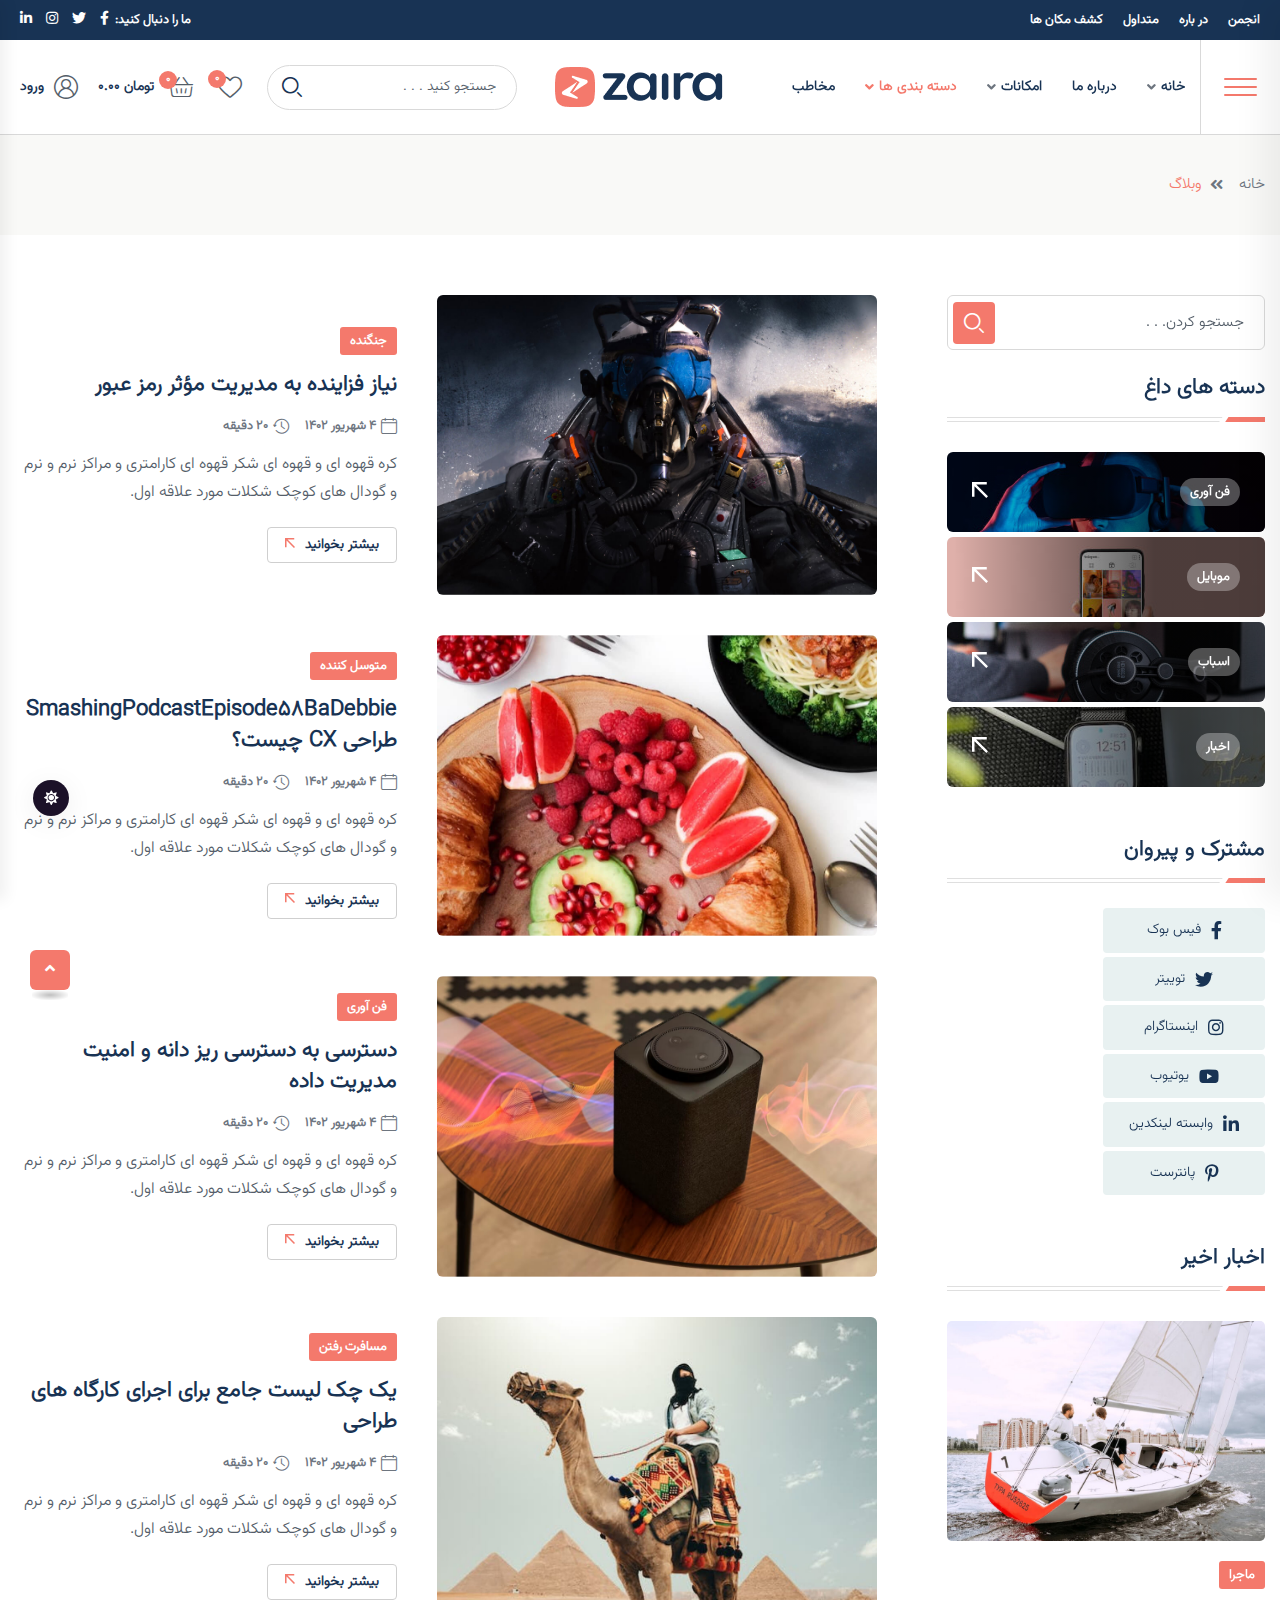
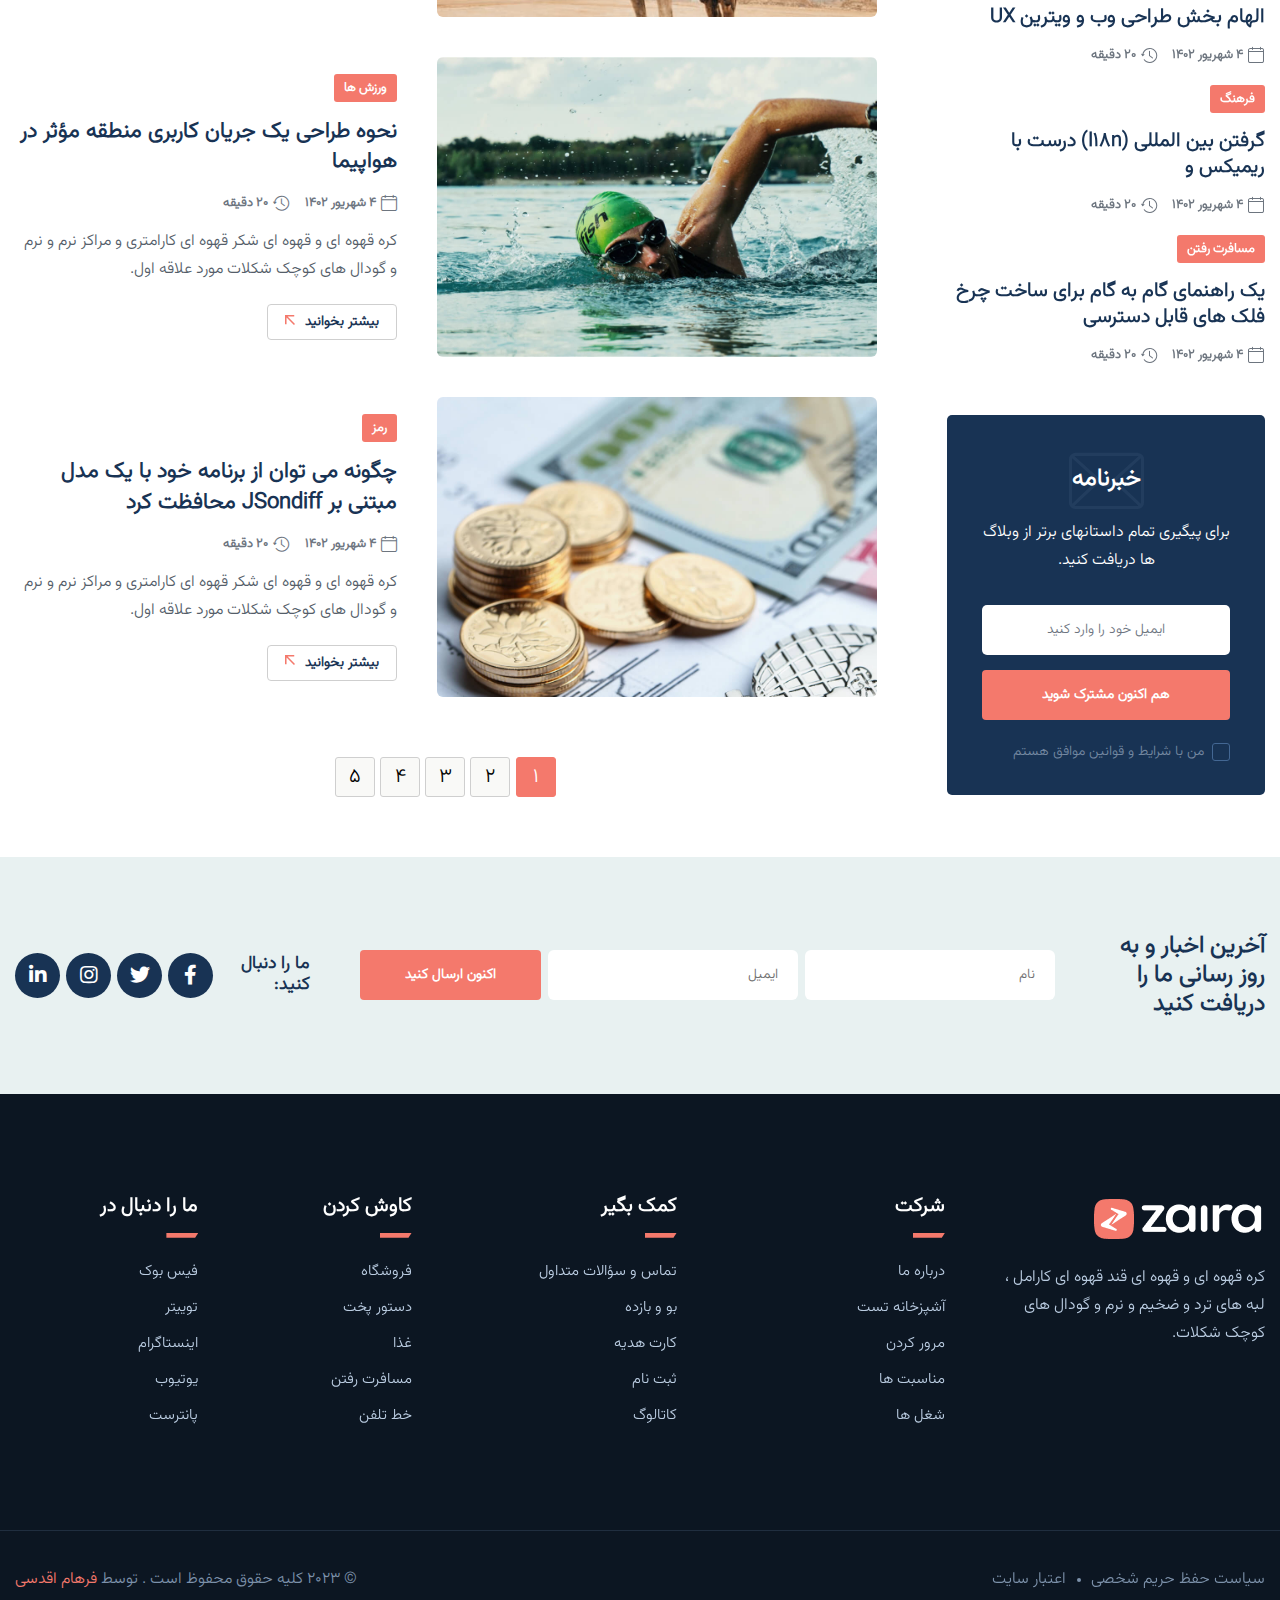
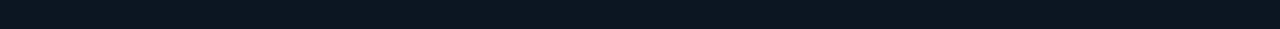
<file: blog.html>
<!doctype html><html class="no-js" lang="fa">
<!-- Mirrored from zaira.fasitheme.ir/demos/blog.html by HTTrack Website Copier/3.x [XR&CO'2014], Tue, 05 Dec 2023 14:32:18 GMT -->
<head><meta charset="utf-8"><meta http-equiv="x-ua-compatible" content="ie=edge"><title>Zaira - قالب HTML خبری و مجله </title><meta name="description" content="Zaira - قالب HTML خبری و مجله "><meta name="viewport" content="width=device-width, initial-scale=1"><link rel="shortcut icon" type="image/x-icon" href="assets/img/favicon.png"><link rel="stylesheet" href="assets/css/bootstrap.min.css"><link rel="stylesheet" href="assets/css/animate.min.css"><link rel="stylesheet" href="assets/css/magnific-popup.css"><link rel="stylesheet" href="assets/css/fontawesome-all.min.css"><link rel="stylesheet" href="assets/css/flaticon.css"><link rel="stylesheet" href="assets/css/slick.css"><link rel="stylesheet" href="assets/css/swiper-bundle.css"><link rel="stylesheet" href="assets/css/default.css"><link rel="stylesheet" href="assets/css/style.css"><link rel="stylesheet" href="assets/css/responsive.css"></head><body><div id="preloader"><div class="loader-inner"><div id="loader"><h2 id="bg-loader">زایرا<span>.</span></h2><h2 id="fg-loader">زایرا<span>.</span></h2></div></div></div><div class="darkmode-trigger"><label class="modeSwitch"><input type="checkbox"><span class="icon"></span></label></div><button class="scroll-top scroll-to-target" data-target="html"><i class="fas fa-angle-up"></i></button><header><div id="header-fixed-height"></div><div class="header-top-wrap"><div class="container-fluid p-0"><div class="row align-items-center"><div class="col-md-6"><div class="header-top-menu"><ul class="list-wrap"><li><a href="contact.html">انجمن</a></li><li><a href="about.html">در باره</a></li><li><a href="contact.html">متداول</a></li><li><a href="contact.html">کشف مکان ها</a></li></ul></div></div><div class="col-md-6"><div class="header-top-social"><h5 class="title">ما را دنبال کنید:</h5><ul class="list-wrap"><li><a href="blog.html#"><i class="fab fa-facebook-f"></i></a></li><li><a href="blog.html#"><i class="fab fa-twitter"></i></a></li><li><a href="blog.html#"><i class="fab fa-instagram"></i></a></li><li><a href="blog.html#"><i class="fab fa-linkedin-in"></i></a></li></ul></div></div></div></div></div><div id="sticky-header" class="menu-area"><div class="container-fluid p-0"><div class="row g-0"><div class="col-12"><div class="menu-wrap"><div class="row align-items-center g-0"><div class="col-xl-5"><div class="header-left-side"><div class="offcanvas-toggle"><a href="javascript:void(0)" class="menu-tigger"><span></span><span></span><span></span></a></div><div class="navbar-wrap main-menu d-none d-xl-flex"><ul class="navigation"><li class="menu-item-has-children"><a href="blog.html#">خانه</a><ul class="sub-menu"><li><a href="index.html">خانه 01 - پیش فرض</a></li><li><a href="index-2.html">خانه 02 - بازی</a></li><li><a href="index-3.html">خانه 03 - فن آوری</a></li><li><a href="index-4.html">خانه 04 - مسافرت رفتن</a></li><li><a href="index-5.html">خانه 05 - رمز</a></li><li><a href="index-6.html">خانه 06 - روزنامه</a></li></ul></li><li><a href="about.html">درباره ما</a></li><li class="menu-item-has-children"><a href="blog.html#">امکانات</a><ul class="sub-menu"><li class="menu-item-has-children"><a href="blog.html#">یک پست چیدمان</a><ul class="sub-menu"><li><a href="blog-details.html">یک پست 01</a></li><li><a href="blog-details-two.html">یک پست 02</a></li></ul></li><li><a href="author.html">جزئیات نویسنده</a></li></ul></li><li class="active menu-item-has-children"><a href="blog.html#">دسته بندی ها</a><ul class="sub-menu"><li class="active"><a href="blog.html">وبلاگ پیش فرض</a></li><li><a href="blog-2.html">چیدمان وبلاگ 02</a></li><li><a href="blog-3.html">چیدمان وبلاگ 03</a></li></ul></li><li><a href="contact.html">مخاطب</a></li></ul></div></div></div><div class="col-xl-2 col-lg-3 col-md-4"><div class="logo text-center"><a href="index.html"><img src="assets/img/logo/logo.png" alt="لوگو"></a></div><div class="logo d-none text-center"><a href="index.html"><img src="assets/img/logo/w_logo.png" alt="لوگو"></a></div></div><div class="col-xl-5 col-lg-9 col-md-8"><div class="header-right-side"><div class="header-search-wrap"><form action="https://zaira.fasitheme.ir/demos/blog.html#"><input type="text" placeholder="جستجو کنید . . ."><button type="submit"><i class="flaticon-search"></i></button></form></div><div class="header-action d-none d-md-block"><ul class="list-wrap"><li class="header-wishlist"><a href="blog.html#"><i class="flaticon-heart"></i><span>0</span></a></li><li class="header-cart"><a href="blog.html#"><i class="flaticon-basket"></i><span>0</span></a><strong>تومان 0.00</strong></li><li class="header-sine-in"><a href="contact.html"><i class="flaticon-user"></i>ورود</a></li></ul></div></div></div></div><div class="mobile-nav-toggler"><i class="fas fa-bars"></i></div></div><div class="mobile-menu"><nav class="menu-box"><div class="close-btn"><i class="fas fa-times"></i></div><div class="nav-logo"><a href="index.html"><img src="assets/img/logo/logo.png" alt="لوگو"></a></div><div class="mobile-search"><form action="https://zaira.fasitheme.ir/demos/blog.html#"><input type="text" placeholder="جستجو کنید..."><button><i class="flaticon-search"></i></button></form></div><div class="menu-outer"></div><div class="social-links"><ul class="clearfix list-wrap"><li><a href="blog.html#"><i class="fab fa-facebook-f"></i></a></li><li><a href="blog.html#"><i class="fab fa-twitter"></i></a></li><li><a href="blog.html#"><i class="fab fa-instagram"></i></a></li><li><a href="blog.html#"><i class="fab fa-linkedin-in"></i></a></li><li><a href="blog.html#"><i class="fab fa-youtube"></i></a></li></ul></div></nav></div><div class="menu-backdrop"></div></div></div></div></div><div class="offCanvas-wrap"><div class="offCanvas-body"><div class="offCanvas-toggle"><span></span><span></span></div><div class="offCanvas-content"><div class="offCanvas-logo logo"><a href="index.html" class="logo-dark"><img src="assets/img/logo/logo.png" alt="لوگو"></a><a href="index.html" class="logo-light"><img src="assets/img/logo/w_logo.png" alt="لوگو"></a></div><p>استدلال به نفع استفاده از متن پرکننده چیزی شبیه به این است: اگر در هر زمان که به آن برسید ، از هرگونه محتوای واقعی در فرآیند مشاوره استفاده می کنید.</p><ul class="offCanvas-instagram list-wrap"><li><a href="assets/img/blog/hr_post01.jpg" class="popup-image"><img src="assets/img/blog/hr_post01.jpg" alt="تصویر"></a></li><li><a href="assets/img/blog/hr_post02.jpg" class="popup-image"><img src="assets/img/blog/hr_post02.jpg" alt="تصویر"></a></li><li><a href="assets/img/blog/hr_post03.jpg" class="popup-image"><img src="assets/img/blog/hr_post03.jpg" alt="تصویر"></a></li><li><a href="assets/img/blog/hr_post04.jpg" class="popup-image"><img src="assets/img/blog/hr_post04.jpg" alt="تصویر"></a></li><li><a href="assets/img/blog/hr_post05.jpg" class="popup-image"><img src="assets/img/blog/hr_post05.jpg" alt="تصویر"></a></li><li><a href="assets/img/blog/hr_post06.jpg" class="popup-image"><img src="assets/img/blog/hr_post06.jpg" alt="تصویر"></a></li></ul></div><div class="offCanvas-contact"><h4 class="title">در تماس باشید</h4><ul class="offCanvas-contact-list list-wrap"><li><i class="fas fa-envelope-open"></i><a href="mailto:info@webmail.com">info@webmail.com</a></li><li><i class="fas fa-phone"></i><a href="tel:88899988877">888 999 888 77</a></li><li><i class="fas fa-map-marker-alt"></i> 12/A, اخبار, ان وای سی</li></ul><ul class="offCanvas-social list-wrap"><li><a href="blog.html#"><i class="fab fa-facebook-f"></i></a></li><li><a href="blog.html#"><i class="fab fa-twitter"></i></a></li><li><a href="blog.html#"><i class="fab fa-linkedin-in"></i></a></li><li><a href="blog.html#"><i class="fab fa-youtube"></i></a></li></ul></div></div></div><div class="offCanvas-overlay"></div></header><main><div class="breadcrumb-area"><div class="container"><div class="row"><div class="col-lg-12"><div class="breadcrumb-content"><nav aria-label="breadcrumb"><ol class="breadcrumb"><li class="breadcrumb-item"><a href="index.html">خانه</a></li><li class="breadcrumb-item active" aria-current="page">وبلاگ</li></ol></nav></div></div></div></div></div><section class="blog-area pt-60 pb-60"><div class="container"><div class="author-inner-wrap blog-inner-wrap"><div class="row justify-content-center"><div class="col-70 order-0 order-xl-2"><div class="weekly-post-item-wrap"><div class="weekly-post-item weekly-post-four"><div class="weekly-post-thumb"><a href="blog-details.html"><img src="assets/img/blog/blog_post01.jpg" alt=""></a></div><div class="weekly-post-content"><a href="blog.html" class="post-tag">جنگنده</a><h2 class="post-title"><a href="blog-details.html">نیاز فزاینده به مدیریت مؤثر رمز عبور</a></h2><div class="blog-post-meta"><ul class="list-wrap"><li><i class="flaticon-calendar"></i>4 شهریور 1402</li><li><i class="flaticon-history"></i>20 دقیقه</li></ul></div><p>کره قهوه ای و قهوه ای شکر قهوه ای کارامتری و مراکز نرم و نرم و گودال های کوچک شکلات مورد علاقه اول.</p><div class="view-all-btn"><a href="blog-details.html" class="link-btn">بیشتر بخوانید<span class="svg-icon"><svg xmlns="http://www.w3.org/2000/svg" viewBox="0 0 10 10" fill="none"><path d="M1.07692 10L0 8.92308L7.38462 1.53846H0.769231V0H10V9.23077H8.46154V2.61538L1.07692 10Z" fill="currentColor" /><path d="M1.07692 10L0 8.92308L7.38462 1.53846H0.769231V0H10V9.23077H8.46154V2.61538L1.07692 10Z" fill="currentColor" /></svg></span></a></div></div></div><div class="weekly-post-item weekly-post-four"><div class="weekly-post-thumb"><a href="blog-details.html"><img src="assets/img/blog/blog_post02.jpg" alt=""></a></div><div class="weekly-post-content"><a href="blog.html" class="post-tag">متوسل کننده</a><h2 class="post-title"><a href="blog-details.html"> smashingPodcastEpisode58BaDebbie طراحی CX چیست؟</a></h2><div class="blog-post-meta"><ul class="list-wrap"><li><i class="flaticon-calendar"></i>4 شهریور 1402</li><li><i class="flaticon-history"></i>20 دقیقه</li></ul></div><p>کره قهوه ای و قهوه ای شکر قهوه ای کارامتری و مراکز نرم و نرم و گودال های کوچک شکلات مورد علاقه اول.</p><div class="view-all-btn"><a href="blog-details.html" class="link-btn">بیشتر بخوانید<span class="svg-icon"><svg xmlns="http://www.w3.org/2000/svg" viewBox="0 0 10 10" fill="none"><path d="M1.07692 10L0 8.92308L7.38462 1.53846H0.769231V0H10V9.23077H8.46154V2.61538L1.07692 10Z" fill="currentColor" /><path d="M1.07692 10L0 8.92308L7.38462 1.53846H0.769231V0H10V9.23077H8.46154V2.61538L1.07692 10Z" fill="currentColor" /></svg></span></a></div></div></div><div class="weekly-post-item weekly-post-four"><div class="weekly-post-thumb"><a href="blog-details.html"><img src="assets/img/blog/blog_post03.jpg" alt=""></a></div><div class="weekly-post-content"><a href="blog.html" class="post-tag">فن آوری</a><h2 class="post-title"><a href="blog-details.html">دسترسی به دسترسی ریز دانه و امنیت مدیریت داده</a></h2><div class="blog-post-meta"><ul class="list-wrap"><li><i class="flaticon-calendar"></i>4 شهریور 1402</li><li><i class="flaticon-history"></i>20 دقیقه</li></ul></div><p>کره قهوه ای و قهوه ای شکر قهوه ای کارامتری و مراکز نرم و نرم و گودال های کوچک شکلات مورد علاقه اول.</p><div class="view-all-btn"><a href="blog-details.html" class="link-btn">بیشتر بخوانید<span class="svg-icon"><svg xmlns="http://www.w3.org/2000/svg" viewBox="0 0 10 10" fill="none"><path d="M1.07692 10L0 8.92308L7.38462 1.53846H0.769231V0H10V9.23077H8.46154V2.61538L1.07692 10Z" fill="currentColor" /><path d="M1.07692 10L0 8.92308L7.38462 1.53846H0.769231V0H10V9.23077H8.46154V2.61538L1.07692 10Z" fill="currentColor" /></svg></span></a></div></div></div><div class="weekly-post-item weekly-post-four"><div class="weekly-post-thumb"><a href="blog-details.html"><img src="assets/img/blog/blog_post04.jpg" alt=""></a></div><div class="weekly-post-content"><a href="blog.html" class="post-tag">مسافرت رفتن</a><h2 class="post-title"><a href="blog-details.html">یک چک لیست جامع برای اجرای کارگاه های طراحی</a></h2><div class="blog-post-meta"><ul class="list-wrap"><li><i class="flaticon-calendar"></i>4 شهریور 1402</li><li><i class="flaticon-history"></i>20 دقیقه</li></ul></div><p>کره قهوه ای و قهوه ای شکر قهوه ای کارامتری و مراکز نرم و نرم و گودال های کوچک شکلات مورد علاقه اول.</p><div class="view-all-btn"><a href="blog-details.html" class="link-btn">بیشتر بخوانید<span class="svg-icon"><svg xmlns="http://www.w3.org/2000/svg" viewBox="0 0 10 10" fill="none"><path d="M1.07692 10L0 8.92308L7.38462 1.53846H0.769231V0H10V9.23077H8.46154V2.61538L1.07692 10Z" fill="currentColor" /><path d="M1.07692 10L0 8.92308L7.38462 1.53846H0.769231V0H10V9.23077H8.46154V2.61538L1.07692 10Z" fill="currentColor" /></svg></span></a></div></div></div><div class="weekly-post-item weekly-post-four"><div class="weekly-post-thumb"><a href="blog-details.html"><img src="assets/img/blog/blog_post05.jpg" alt=""></a></div><div class="weekly-post-content"><a href="blog.html" class="post-tag">ورزش ها</a><h2 class="post-title"><a href="blog-details.html">نحوه طراحی یک جریان کاربری منطقه مؤثر در هواپیما</a></h2><div class="blog-post-meta"><ul class="list-wrap"><li><i class="flaticon-calendar"></i>4 شهریور 1402</li><li><i class="flaticon-history"></i>20 دقیقه</li></ul></div><p>کره قهوه ای و قهوه ای شکر قهوه ای کارامتری و مراکز نرم و نرم و گودال های کوچک شکلات مورد علاقه اول.</p><div class="view-all-btn"><a href="blog-details.html" class="link-btn">بیشتر بخوانید<span class="svg-icon"><svg xmlns="http://www.w3.org/2000/svg" viewBox="0 0 10 10" fill="none"><path d="M1.07692 10L0 8.92308L7.38462 1.53846H0.769231V0H10V9.23077H8.46154V2.61538L1.07692 10Z" fill="currentColor" /><path d="M1.07692 10L0 8.92308L7.38462 1.53846H0.769231V0H10V9.23077H8.46154V2.61538L1.07692 10Z" fill="currentColor" /></svg></span></a></div></div></div><div class="weekly-post-item weekly-post-four"><div class="weekly-post-thumb"><a href="blog-details.html"><img src="assets/img/blog/blog_post06.jpg" alt=""></a></div><div class="weekly-post-content"><a href="blog.html" class="post-tag">رمز</a><h2 class="post-title"><a href="blog-details.html">چگونه می توان از برنامه خود با یک مدل مبتنی بر JSondiff محافظت کرد</a></h2><div class="blog-post-meta"><ul class="list-wrap"><li><i class="flaticon-calendar"></i>4 شهریور 1402</li><li><i class="flaticon-history"></i>20 دقیقه</li></ul></div><p>کره قهوه ای و قهوه ای شکر قهوه ای کارامتری و مراکز نرم و نرم و گودال های کوچک شکلات مورد علاقه اول.</p><div class="view-all-btn"><a href="blog-details.html" class="link-btn">بیشتر بخوانید<span class="svg-icon"><svg xmlns="http://www.w3.org/2000/svg" viewBox="0 0 10 10" fill="none"><path d="M1.07692 10L0 8.92308L7.38462 1.53846H0.769231V0H10V9.23077H8.46154V2.61538L1.07692 10Z" fill="currentColor" /><path d="M1.07692 10L0 8.92308L7.38462 1.53846H0.769231V0H10V9.23077H8.46154V2.61538L1.07692 10Z" fill="currentColor" /></svg></span></a></div></div></div></div><div class="pagination-wrap mt-60"><nav aria-label="Page navigation example"><ul class="pagination list-wrap"><li class="page-item active"><a class="page-link" href="blog.html#">1</a></li><li class="page-item"><a class="page-link" href="blog.html#">2</a></li><li class="page-item"><a class="page-link" href="blog.html#">3</a></li><li class="page-item"><a class="page-link" href="blog.html#">4</a></li><li class="page-item"><a class="page-link" href="blog.html#">5</a></li></ul></nav></div></div><div class="col-30"><div class="sidebar-wrap"><div class="sidebar-widget"><div class="sidebar-search"><form action="https://zaira.fasitheme.ir/demos/blog.html#"><input type="text" placeholder="جستجو کردن. . ."><button type="submit"><i class="flaticon-search"></i></button></form></div></div><div class="sidebar-widget sidebar-widget-two"><div class="widget-title mb-30"><h6 class="title">دسته های داغ</h6><div class="section-title-line"></div></div><div class="sidebar-categories"><ul class="list-wrap"><li><a href="blog.html" data-background="assets/img/images/t_cat_img01.jpg"><span class="post-tag post-tag-three">فن آوری</span><span class="right-arrow"><svg xmlns="http://www.w3.org/2000/svg" viewBox="0 0 16 16" fill="none"><path d="M1.72308 16L0 14.2769L11.8154 2.46154H1.23077V0H16V14.7692H13.5385V4.18462L1.72308 16Z" fill="currentcolor"></path><path d="M1.72308 16L0 14.2769L11.8154 2.46154H1.23077V0H16V14.7692H13.5385V4.18462L1.72308 16Z" fill="currentcolor"></path></svg></span></a></li><li><a href="blog.html" data-background="assets/img/images/t_cat_img02.jpg"><span class="post-tag post-tag-three">موبایل</span><span class="right-arrow"><svg xmlns="http://www.w3.org/2000/svg" viewBox="0 0 16 16" fill="none"><path d="M1.72308 16L0 14.2769L11.8154 2.46154H1.23077V0H16V14.7692H13.5385V4.18462L1.72308 16Z" fill="currentcolor"></path><path d="M1.72308 16L0 14.2769L11.8154 2.46154H1.23077V0H16V14.7692H13.5385V4.18462L1.72308 16Z" fill="currentcolor"></path></svg></span></a></li><li><a href="blog.html" data-background="assets/img/images/t_cat_img03.jpg"><span class="post-tag post-tag-three">اسباب</span><span class="right-arrow"><svg xmlns="http://www.w3.org/2000/svg" viewBox="0 0 16 16" fill="none"><path d="M1.72308 16L0 14.2769L11.8154 2.46154H1.23077V0H16V14.7692H13.5385V4.18462L1.72308 16Z" fill="currentcolor"></path><path d="M1.72308 16L0 14.2769L11.8154 2.46154H1.23077V0H16V14.7692H13.5385V4.18462L1.72308 16Z" fill="currentcolor"></path></svg></span></a></li><li><a href="blog.html" data-background="assets/img/images/t_cat_img04.jpg"><span class="post-tag post-tag-three">اخبار</span><span class="right-arrow"><svg xmlns="http://www.w3.org/2000/svg" viewBox="0 0 16 16" fill="none"><path d="M1.72308 16L0 14.2769L11.8154 2.46154H1.23077V0H16V14.7692H13.5385V4.18462L1.72308 16Z" fill="currentcolor"></path><path d="M1.72308 16L0 14.2769L11.8154 2.46154H1.23077V0H16V14.7692H13.5385V4.18462L1.72308 16Z" fill="currentcolor"></path></svg></span></a></li></ul></div></div><div class="sidebar-widget sidebar-widget-two"><div class="widget-title mb-25"><h2 class="title">مشترک و پیروان</h2><div class="section-title-line"></div></div><div class="sidebar-social-wrap"><ul class="list-wrap"><li><a href="blog.html#"><i class="fab fa-facebook-f"></i>فیس بوک</a></li><li><a href="blog.html#"><i class="fab fa-twitter"></i>توییتر</a></li><li><a href="blog.html#"><i class="fab fa-instagram"></i>اینستاگرام</a></li><li><a href="blog.html#"><i class="fab fa-youtube"></i>یوتیوب</a></li><li><a href="blog.html#"><i class="fab fa-linkedin-in"></i>وابسته لینکدین</a></li><li><a href="blog.html#"><i class="fab fa-pinterest-p"></i>پانترست</a></li></ul></div></div><div class="sidebar-widget sidebar-widget-two"><div class="widget-title mb-30"><h6 class="title">اخبار اخیر</h6><div class="section-title-line"></div></div><div class="hot-post-wrap"><div class="hot-post-item"><div class="hot-post-thumb"><a href="blog-details.html"><img src="assets/img/blog/blog_rc_post.jpg" alt=""></a></div><div class="hot-post-content"><a href="blog.html" class="post-tag">ماجرا</a><h4 class="post-title"><a href="blog-details.html">الهام بخش طراحی وب و ویترین UX</a></h4><div class="blog-post-meta"><ul class="list-wrap"><li><i class="flaticon-calendar"></i>4 شهریور 1402</li><li><i class="flaticon-history"></i>20 دقیقه</li></ul></div></div></div><div class="hot-post-item"><div class="hot-post-content"><a href="blog.html" class="post-tag">فرهنگ</a><h4 class="post-title"><a href="blog-details.html">گرفتن بین المللی (i18n) درست با ریمیکس و</a></h4><div class="blog-post-meta"><ul class="list-wrap"><li><i class="flaticon-calendar"></i>4 شهریور 1402</li><li><i class="flaticon-history"></i>20 دقیقه</li></ul></div></div></div><div class="hot-post-item"><div class="hot-post-content"><a href="blog.html" class="post-tag">مسافرت رفتن</a><h4 class="post-title"><a href="blog-details.html">یک راهنمای گام به گام برای ساخت چرخ فلک های قابل دسترسی</a></h4><div class="blog-post-meta"><ul class="list-wrap"><li><i class="flaticon-calendar"></i>4 شهریور 1402</li><li><i class="flaticon-history"></i>20 دقیقه</li></ul></div></div></div></div></div><div class="sidebar-widget sidebar-widget-two"><div class="sidebar-newsletter"><div class="icon"><i class="flaticon-envelope"></i></div><h4 class="title">خبرنامه</h4><p>برای پیگیری تمام داستانهای برتر از وبلاگ ها دریافت کنید.</p><div class="sidebar-newsletter-form-two"><form action="https://zaira.fasitheme.ir/demos/blog.html#"><div class="form-grp"><input type="text" placeholder="ایمیل خود را وارد کنید"><button type="submit" class="btn">هم اکنون مشترک شوید</button></div><div class="form-check"><input type="checkbox" class="form-check-input" id="checkbox"><label for="checkbox">من با شرایط و قوانین موافق هستم</label></div></form></div></div></div></div></div></div></div></div></section><section class="newsletter-area-three"><div class="container"><div class="row"><div class="col-lg-12"><div class="newsletter-wrap-three"><div class="newsletter-content"><h2 class="title">آخرین اخبار و به روز رسانی ما را دریافت کنید</h2></div><div class="newsletter-form"><form action="https://zaira.fasitheme.ir/demos/blog.html#"><div class="form-grp"><input type="text" placeholder="نام"></div><div class="form-grp"><input type="email" placeholder="ایمیل"></div><button type="submit" class="btn">اکنون ارسال کنید</button></form></div><div class="newsletter-social"><h4 class="title">ما را دنبال کنید:</h4><ul class="list-wrap"><li><a href="blog.html#"><i class="fab fa-facebook-f"></i></a></li><li><a href="blog.html#"><i class="fab fa-twitter"></i></a></li><li><a href="blog.html#"><i class="fab fa-instagram"></i></a></li><li><a href="blog.html#"><i class="fab fa-linkedin-in"></i></a></li></ul></div></div></div></div></div></section></main><footer><div class="footer-area"><div class="footer-top"><div class="container"><div class="row"><div class="col-lg-3 col-md-7"><div class="footer-widget"><div class="fw-logo"><a href="index.html"><img src="assets/img/logo/w_logo.png" alt=""></a></div><div class="footer-content"><p>کره قهوه ای و قهوه ای قند قهوه ای کارامل ، لبه های ترد و ضخیم و نرم و گودال های کوچک شکلات.</p></div></div></div><div class="col-lg-2 col-md-5 col-sm-6"><div class="footer-widget"><h4 class="fw-title">شرکت</h4><div class="footer-link-wrap"><ul class="list-wrap"><li><a href="about.html">درباره ما</a></li><li><a href="contact.html">آشپزخانه تست</a></li><li><a href="contact.html">مرور کردن</a></li><li><a href="contact.html">مناسبت ها</a></li><li><a href="contact.html">شغل ها</a></li></ul></div></div></div><div class="col-lg-3 col-md-4 col-sm-6"><div class="footer-widget"><h4 class="fw-title">کمک بگیر</h4><div class="footer-link-wrap"><ul class="list-wrap"><li><a href="contact.html">تماس و سؤالات متداول</a></li><li><a href="contact.html">بو و بازده</a></li><li><a href="contact.html">کارت هدیه</a></li><li><a href="contact.html">ثبت نام</a></li><li><a href="contact.html">کاتالوگ</a></li></ul></div></div></div><div class="col-lg-2 col-md-4 col-sm-6"><div class="footer-widget"><h4 class="fw-title">کاوش کردن</h4><div class="footer-link-wrap"><ul class="list-wrap"><li><a href="contact.html">فروشگاه</a></li><li><a href="contact.html">دستور پخت</a></li><li><a href="contact.html">غذا</a></li><li><a href="contact.html">مسافرت رفتن</a></li><li><a href="contact.html">خط تلفن</a></li></ul></div></div></div><div class="col-lg-2 col-md-4 col-sm-6"><div class="footer-widget"><h4 class="fw-title">ما را دنبال در</h4><div class="footer-link-wrap"><ul class="list-wrap"><li><a href="author.html#">فیس بوک</a></li><li><a href="author.html#">توییتر</a></li><li><a href="author.html#">اینستاگرام</a></li><li><a href="author.html#">یوتیوب</a></li><li><a href="author.html#">پانترست</a></li></ul></div></div></div></div></div></div><div class="footer-bottom"><div class="container"><div class="row"><div class="col-md-6"><div class="footer-bottom-menu"><ul class="list-wrap"><li><a href="contact.html">سیاست حفظ حریم شخصی</a></li><li><a href="contact.html">اعتبار سایت</a></li></ul></div></div><div class="col-md-6"><div class="copyright-text"><p>© 2023 کلیه حقوق محفوظ است . توسط <a href="https://www.rtl-theme.com/author/farhamaghdasi/products/">فرهام اقدسی</a></p></div></div></div></div></div></div></footer><script src="assets/js/vendor/jquery-3.6.0.min.js"></script><script src="assets/js/bootstrap.min.js"></script><script src="assets/js/jquery.magnific-popup.min.js"></script><script src="assets/js/slick.min.js"></script><script src="assets/js/swiper-bundle.js"></script><script src="assets/js/ajax-form.js"></script><script src="assets/js/wow.min.js"></script><script src="assets/js/main.js"></script></body>
<!-- Mirrored from zaira.fasitheme.ir/demos/blog.html by HTTrack Website Copier/3.x [XR&CO'2014], Tue, 05 Dec 2023 14:32:20 GMT -->
</html>
</file>
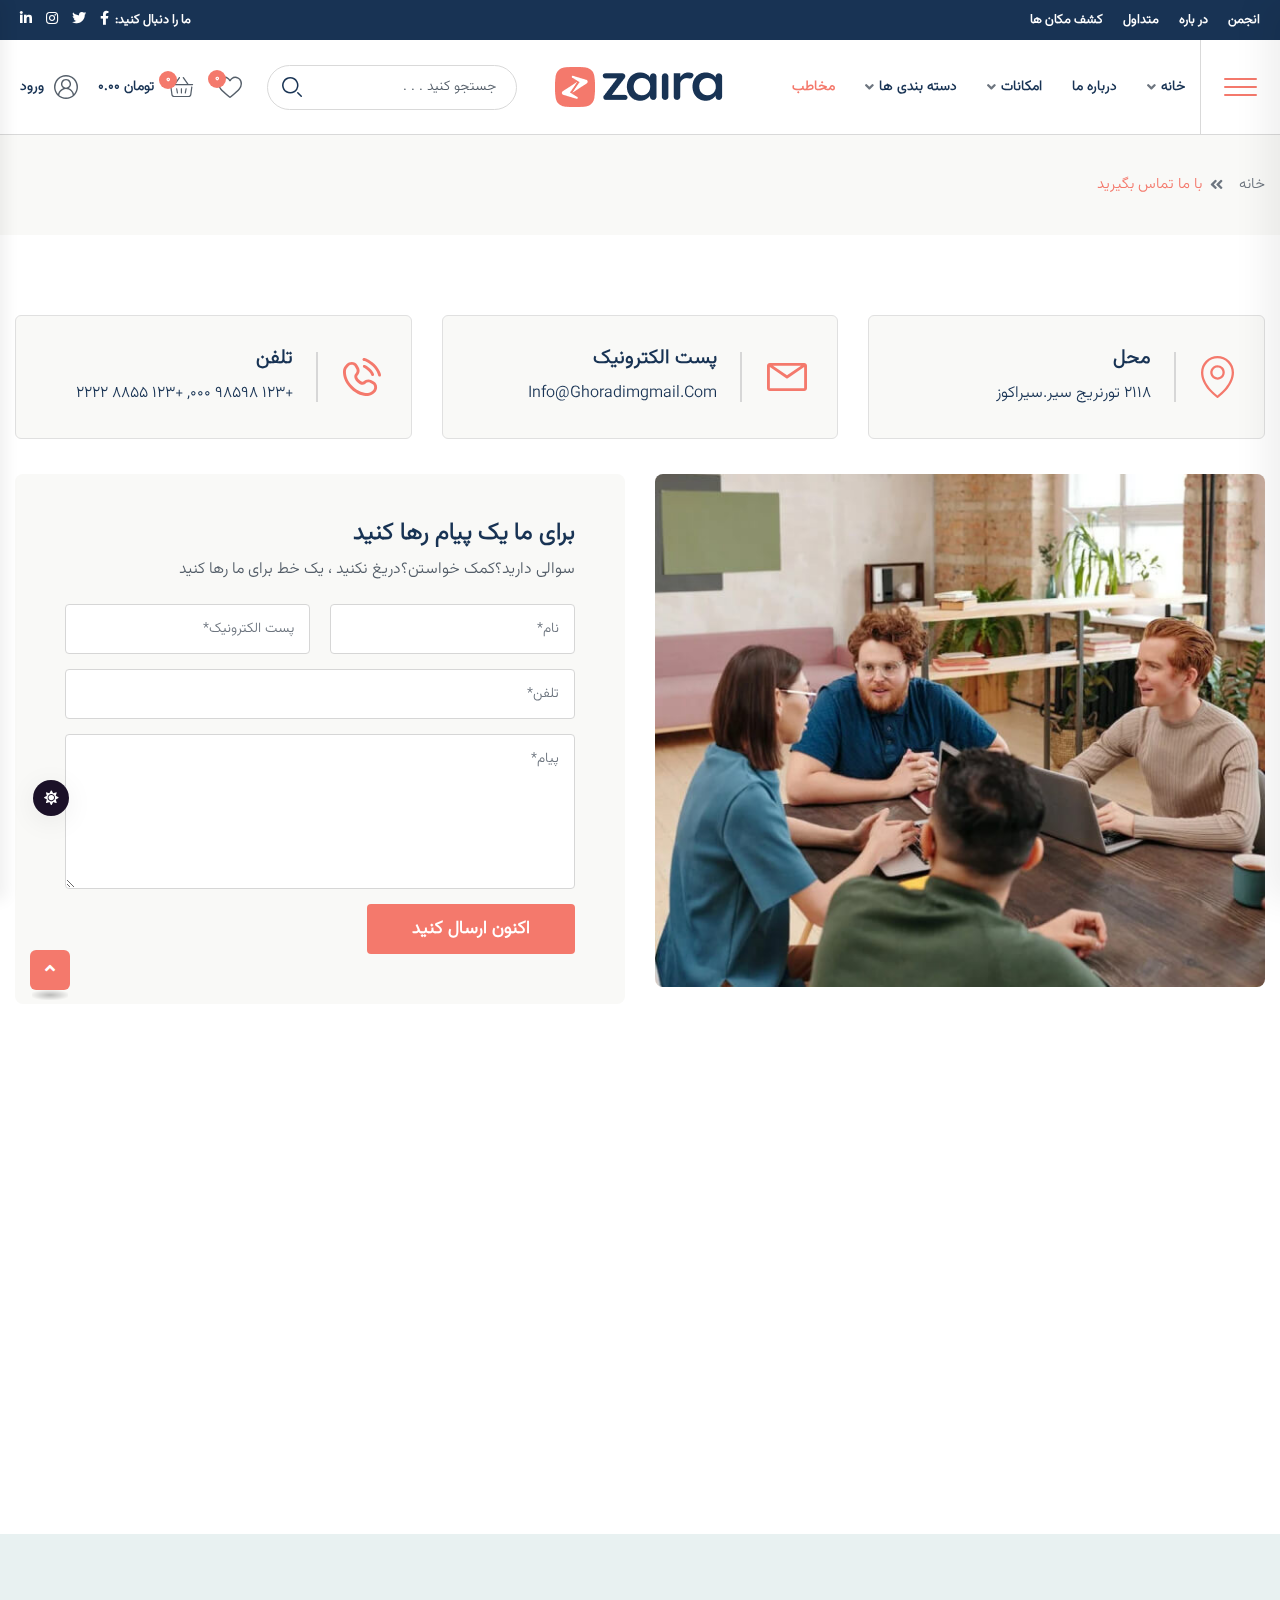
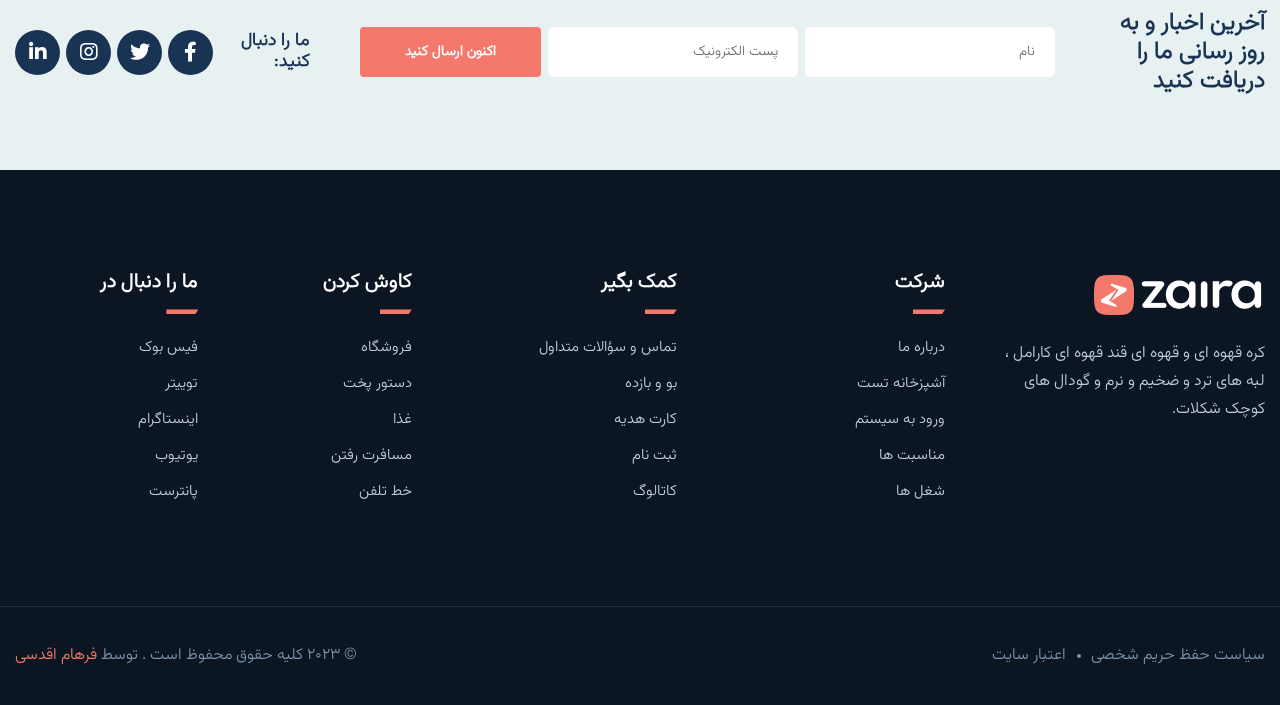
<file: contact.html>
<!doctype html><html class="no-js" lang="fa">
<!-- Mirrored from zaira.fasitheme.ir/demos/contact.html by HTTrack Website Copier/3.x [XR&CO'2014], Tue, 05 Dec 2023 14:32:16 GMT -->
<head><meta charset="utf-8"><meta http-equiv="x-ua-compatible" content="ie=edge"><title>Zaira - قالب HTML خبری و مجله </title><meta name="description" content="Zaira - قالب HTML خبری و مجله "><meta name="viewport" content="width=device-width, initial-scale=1"><link rel="shortcut icon" type="image/x-icon" href="assets/img/favicon.png"><link rel="stylesheet" href="assets/css/bootstrap.min.css"><link rel="stylesheet" href="assets/css/animate.min.css"><link rel="stylesheet" href="assets/css/magnific-popup.css"><link rel="stylesheet" href="assets/css/fontawesome-all.min.css"><link rel="stylesheet" href="assets/css/flaticon.css"><link rel="stylesheet" href="assets/css/slick.css"><link rel="stylesheet" href="assets/css/swiper-bundle.css"><link rel="stylesheet" href="assets/css/default.css"><link rel="stylesheet" href="assets/css/style.css"><link rel="stylesheet" href="assets/css/responsive.css"></head><body><div id="preloader"><div class="loader-inner"><div id="loader"><h2 id="bg-loader">زایرا<span>.</span></h2><h2 id="fg-loader">زایرا<span>.</span></h2></div></div></div><div class="darkmode-trigger"><label class="modeSwitch"><input type="checkbox"><span class="icon"></span></label></div><button class="scroll-top scroll-to-target" data-target="html"><i class="fas fa-angle-up"></i></button><header><div id="header-fixed-height"></div><div class="header-top-wrap"><div class="container-fluid p-0"><div class="row align-items-center"><div class="col-md-6"><div class="header-top-menu"><ul class="list-wrap"><li><a href="contact.html">انجمن</a></li><li><a href="about.html">در باره</a></li><li><a href="contact.html">متداول</a></li><li><a href="contact.html">کشف مکان ها</a></li></ul></div></div><div class="col-md-6"><div class="header-top-social"><h5 class="title">ما را دنبال کنید:</h5><ul class="list-wrap"><li><a href="blog-2.html#"><i class="fab fa-facebook-f"></i></a></li><li><a href="blog-2.html#"><i class="fab fa-twitter"></i></a></li><li><a href="blog-2.html#"><i class="fab fa-instagram"></i></a></li><li><a href="blog-2.html#"><i class="fab fa-linkedin-in"></i></a></li></ul></div></div></div></div></div><div id="sticky-header" class="menu-area"><div class="container-fluid p-0"><div class="row g-0"><div class="col-12"><div class="menu-wrap"><div class="row align-items-center g-0"><div class="col-xl-5"><div class="header-left-side"><div class="offcanvas-toggle"><a href="javascript:void(0)" class="menu-tigger"><span></span><span></span><span></span></a></div><div class="navbar-wrap main-menu d-none d-xl-flex"><ul class="navigation"><li class="menu-item-has-children"><a href="blog-2.html#">خانه</a><ul class="sub-menu"><li><a href="index.html">خانه 01 - پیش فرض</a></li><li><a href="index-2.html">خانه 02 - بازی</a></li><li><a href="index-3.html">خانه 03 - فن آوری</a></li><li><a href="index-4.html">خانه 04 - مسافرت رفتن</a></li><li><a href="index-5.html">خانه 05 - رمز</a></li><li><a href="index-6.html">خانه 06 - روزنامه</a></li></ul></li><li><a href="about.html">درباره ما</a></li><li class="menu-item-has-children"><a href="blog-2.html#">امکانات</a><ul class="sub-menu"><li class="menu-item-has-children"><a href="blog-2.html#">یک پست چیدمان</a><ul class="sub-menu"><li><a href="blog-details.html">یک پست 01</a></li><li><a href="blog-details-two.html">یک پست 02</a></li></ul></li><li><a href="author.html">جزئیات نویسنده</a></li></ul></li><li class="menu-item-has-children"><a href="blog-2.html#">دسته بندی ها</a><ul class="sub-menu"><li><a href="blog.html">وبلاگ پیش فرض</a></li><li><a href="blog-2.html">چیدمان وبلاگ 02</a></li><li><a href="blog-3.html">چیدمان وبلاگ 03</a></li></ul></li><li class="active"><a href="contact.html">مخاطب</a></li></ul></div></div></div><div class="col-xl-2 col-lg-3 col-md-4"><div class="logo text-center"><a href="index.html"><img src="assets/img/logo/logo.png" alt="لوگو"></a></div><div class="logo d-none text-center"><a href="index.html"><img src="assets/img/logo/w_logo.png" alt="لوگو"></a></div></div><div class="col-xl-5 col-lg-9 col-md-8"><div class="header-right-side"><div class="header-search-wrap"><form action="https://zaira.fasitheme.ir/demos/blog-2.html#"><input type="text" placeholder="جستجو کنید . . ."><button type="submit"><i class="flaticon-search"></i></button></form></div><div class="header-action d-none d-md-block"><ul class="list-wrap"><li class="header-wishlist"><a href="blog-2.html#"><i class="flaticon-heart"></i><span>0</span></a></li><li class="header-cart"><a href="blog-2.html#"><i class="flaticon-basket"></i><span>0</span></a><strong>تومان 0.00</strong></li><li class="header-sine-in"><a href="contact.html"><i class="flaticon-user"></i>ورود</a></li></ul></div></div></div></div><div class="mobile-nav-toggler"><i class="fas fa-bars"></i></div></div><div class="mobile-menu"><nav class="menu-box"><div class="close-btn"><i class="fas fa-times"></i></div><div class="nav-logo"><a href="index.html"><img src="assets/img/logo/logo.png" alt="لوگو"></a></div><div class="mobile-search"><form action="https://zaira.fasitheme.ir/demos/blog-2.html#"><input type="text" placeholder="جستجو کنید..."><button><i class="flaticon-search"></i></button></form></div><div class="menu-outer"></div><div class="social-links"><ul class="clearfix list-wrap"><li><a href="blog-2.html#"><i class="fab fa-facebook-f"></i></a></li><li><a href="blog-2.html#"><i class="fab fa-twitter"></i></a></li><li><a href="blog-2.html#"><i class="fab fa-instagram"></i></a></li><li><a href="blog-2.html#"><i class="fab fa-linkedin-in"></i></a></li><li><a href="blog-2.html#"><i class="fab fa-youtube"></i></a></li></ul></div></nav></div><div class="menu-backdrop"></div></div></div></div></div><div class="offCanvas-wrap"><div class="offCanvas-body"><div class="offCanvas-toggle"><span></span><span></span></div><div class="offCanvas-content"><div class="offCanvas-logo logo"><a href="index.html" class="logo-dark"><img src="assets/img/logo/logo.png" alt="لوگو"></a><a href="index.html" class="logo-light"><img src="assets/img/logo/w_logo.png" alt="لوگو"></a></div><p>استدلال به نفع استفاده از متن پرکننده چیزی شبیه به این است: اگر در هر زمان که به آن برسید ، از هرگونه محتوای واقعی در فرآیند مشاوره استفاده می کنید.</p><ul class="offCanvas-instagram list-wrap"><li><a href="assets/img/blog/hr_post01.jpg" class="popup-image"><img src="assets/img/blog/hr_post01.jpg" alt="تصویر"></a></li><li><a href="assets/img/blog/hr_post02.jpg" class="popup-image"><img src="assets/img/blog/hr_post02.jpg" alt="تصویر"></a></li><li><a href="assets/img/blog/hr_post03.jpg" class="popup-image"><img src="assets/img/blog/hr_post03.jpg" alt="تصویر"></a></li><li><a href="assets/img/blog/hr_post04.jpg" class="popup-image"><img src="assets/img/blog/hr_post04.jpg" alt="تصویر"></a></li><li><a href="assets/img/blog/hr_post05.jpg" class="popup-image"><img src="assets/img/blog/hr_post05.jpg" alt="تصویر"></a></li><li><a href="assets/img/blog/hr_post06.jpg" class="popup-image"><img src="assets/img/blog/hr_post06.jpg" alt="تصویر"></a></li></ul></div><div class="offCanvas-contact"><h4 class="title">در تماس باشید</h4><ul class="offCanvas-contact-list list-wrap"><li><i class="fas fa-envelope-open"></i><a href="mailto:info@webmail.com">info@webmail.com</a></li><li><i class="fas fa-phone"></i><a href="tel:88899988877">888 999 888 77</a></li><li><i class="fas fa-map-marker-alt"></i> 12/A, اخبار, ان وای سی</li></ul><ul class="offCanvas-social list-wrap"><li><a href="blog-2.html#"><i class="fab fa-facebook-f"></i></a></li><li><a href="blog-2.html#"><i class="fab fa-twitter"></i></a></li><li><a href="blog-2.html#"><i class="fab fa-linkedin-in"></i></a></li><li><a href="blog-2.html#"><i class="fab fa-youtube"></i></a></li></ul></div></div></div><div class="offCanvas-overlay"></div></header><main><div class="breadcrumb-area"><div class="container"><div class="row"><div class="col-lg-12"><div class="breadcrumb-content"><nav aria-label="breadcrumb"><ol class="breadcrumb"><li class="breadcrumb-item"><a href="index.html">خانه</a></li><li class="breadcrumb-item active" aria-current="page">با ما تماس بگیرید</li></ol></nav></div></div></div></div></div><section class="contact-area pt-80 pb-50"><div class="container"><div class="contact-info-wrap"><div class="row justify-content-center"><div class="col-xl-4 col-lg-6"><div class="contact-info-item"><div class="icon"><img src="assets/img/icon/contact_icon01.svg" alt=""></div><div class="content"><h5 class="title">محل</h5><p>2118 تورنریج سیر.سیراکوز</p></div></div></div><div class="col-xl-4 col-lg-6"><div class="contact-info-item"><div class="icon"><img src="assets/img/icon/contact_icon02.svg" alt=""></div><div class="content"><h5 class="title">پست الکترونیک</h5><p>Info@ghoradimgmail.com</p></div></div></div><div class="col-xl-4 col-lg-6"><div class="contact-info-item"><div class="icon"><img src="assets/img/icon/contact_icon03.svg" alt=""></div><div class="content"><h5 class="title">تلفن</h5><p>+123 98598 000, +123 8855 2222</p></div></div></div></div></div><div class="row justify-content-center"><div class="col-lg-6 col-md-10"><div class="contact-img"><img src="assets/img/images/contact_img.jpg" alt=""></div></div><div class="col-lg-6"><div class="contact-form"><h4 class="title">برای ما یک پیام رها کنید</h4><p>سوالی دارید؟کمک خواستن؟دریغ نکنید ، یک خط برای ما رها کنید</p><form id="contact-form" action="https://zaira.fasitheme.ir/demos/assets/mail.php" method="POST"><div class="row"><div class="col-md-6"><div class="form-grp"><input type="text" name="name" placeholder="نام*"></div></div><div class="col-md-6"><div class="form-grp"><input type="email" name="email" placeholder="پست الکترونیک*"></div></div></div><div class="form-grp"><input type="number" name="phone" placeholder="تلفن*"></div><div class="form-grp"><textarea name="message" placeholder="پیام*"></textarea></div><button type="submit" class="btn btn-two">اکنون ارسال کنید</button></form><p class="ajax-response mb-0"></p></div></div></div></div></section><div class="contact-map"><iframe src="https://www.google.com/maps/embed?pb=!1m18!1m12!1m3!1d3152.332792000835!2d144.96011341744386!3d-37.805673299999995!2m3!1f0!2f0!3f0!3m2!1i1024!2i768!4f13.1!3m3!1m2!1s0x6ad65d4c2b349649%3A0xb6899234e561db11!2sEnvato!5e0!3m2!1sen!2sbd!4v1685027435635!5m2!1sen!2sbd" allowfullscreen loading="lazy"></iframe></div><section class="newsletter-area-three"><div class="container"><div class="row"><div class="col-lg-12"><div class="newsletter-wrap-three"><div class="newsletter-content"><h2 class="title">آخرین اخبار و به روز رسانی ما را دریافت کنید</h2></div><div class="newsletter-form"><form action="https://zaira.fasitheme.ir/demos/contact.html#"><div class="form-grp"><input type="text" placeholder="نام"></div><div class="form-grp"><input type="email" placeholder="پست الکترونیک"></div><button type="submit" class="btn">اکنون ارسال کنید</button></form></div><div class="newsletter-social"><h4 class="title">ما را دنبال کنید:</h4><ul class="list-wrap"><li><a href="contact.html#"><i class="fab fa-facebook-f"></i></a></li><li><a href="contact.html#"><i class="fab fa-twitter"></i></a></li><li><a href="contact.html#"><i class="fab fa-instagram"></i></a></li><li><a href="contact.html#"><i class="fab fa-linkedin-in"></i></a></li></ul></div></div></div></div></div></section></main><footer><div class="footer-area"><div class="footer-top"><div class="container"><div class="row"><div class="col-lg-3 col-md-7"><div class="footer-widget"><div class="fw-logo"><a href="index.html"><img src="assets/img/logo/w_logo.png" alt=""></a></div><div class="footer-content"><p>کره قهوه ای و قهوه ای قند قهوه ای کارامل ، لبه های ترد و ضخیم و نرم و گودال های کوچک شکلات.</p></div></div></div><div class="col-lg-2 col-md-5 col-sm-6"><div class="footer-widget"><h4 class="fw-title">شرکت</h4><div class="footer-link-wrap"><ul class="list-wrap"><li><a href="about.html">درباره ما</a></li><li><a href="contact.html">آشپزخانه تست</a></li><li><a href="contact.html">ورود به سیستم</a></li><li><a href="contact.html">مناسبت ها</a></li><li><a href="contact.html">شغل ها</a></li></ul></div></div></div><div class="col-lg-3 col-md-4 col-sm-6"><div class="footer-widget"><h4 class="fw-title">کمک بگیر</h4><div class="footer-link-wrap"><ul class="list-wrap"><li><a href="contact.html">تماس و سؤالات متداول</a></li><li><a href="contact.html">بو و بازده</a></li><li><a href="contact.html">کارت هدیه</a></li><li><a href="contact.html">ثبت نام</a></li><li><a href="contact.html">کاتالوگ</a></li></ul></div></div></div><div class="col-lg-2 col-md-4 col-sm-6"><div class="footer-widget"><h4 class="fw-title">کاوش کردن</h4><div class="footer-link-wrap"><ul class="list-wrap"><li><a href="contact.html">فروشگاه</a></li><li><a href="contact.html">دستور پخت</a></li><li><a href="contact.html">غذا</a></li><li><a href="contact.html">مسافرت رفتن</a></li><li><a href="contact.html">خط تلفن</a></li></ul></div></div></div><div class="col-lg-2 col-md-4 col-sm-6"><div class="footer-widget"><h4 class="fw-title">ما را دنبال در</h4><div class="footer-link-wrap"><ul class="list-wrap"><li><a href="blog-2.html#">فیس بوک</a></li><li><a href="blog-2.html#">توییتر</a></li><li><a href="blog-2.html#">اینستاگرام</a></li><li><a href="blog-2.html#">یوتیوب</a></li><li><a href="blog-2.html#">پانترست</a></li></ul></div></div></div></div></div></div><div class="footer-bottom"><div class="container"><div class="row"><div class="col-md-6"><div class="footer-bottom-menu"><ul class="list-wrap"><li><a href="contact.html">سیاست حفظ حریم شخصی</a></li><li><a href="contact.html">اعتبار سایت</a></li></ul></div></div><div class="col-md-6"><div class="copyright-text"><p>© 2023 کلیه حقوق محفوظ است . توسط <a href="https://www.rtl-theme.com/author/farhamaghdasi/products/">فرهام اقدسی</a></p></div></div></div></div></div></div></footer><script src="assets/js/vendor/jquery-3.6.0.min.js"></script><script src="assets/js/bootstrap.min.js"></script><script src="assets/js/jquery.magnific-popup.min.js"></script><script src="assets/js/slick.min.js"></script><script src="assets/js/swiper-bundle.js"></script><script src="assets/js/ajax-form.js"></script><script src="assets/js/wow.min.js"></script><script src="assets/js/main.js"></script></body>
<!-- Mirrored from zaira.fasitheme.ir/demos/contact.html by HTTrack Website Copier/3.x [XR&CO'2014], Tue, 05 Dec 2023 14:32:16 GMT -->
</html>
</file>
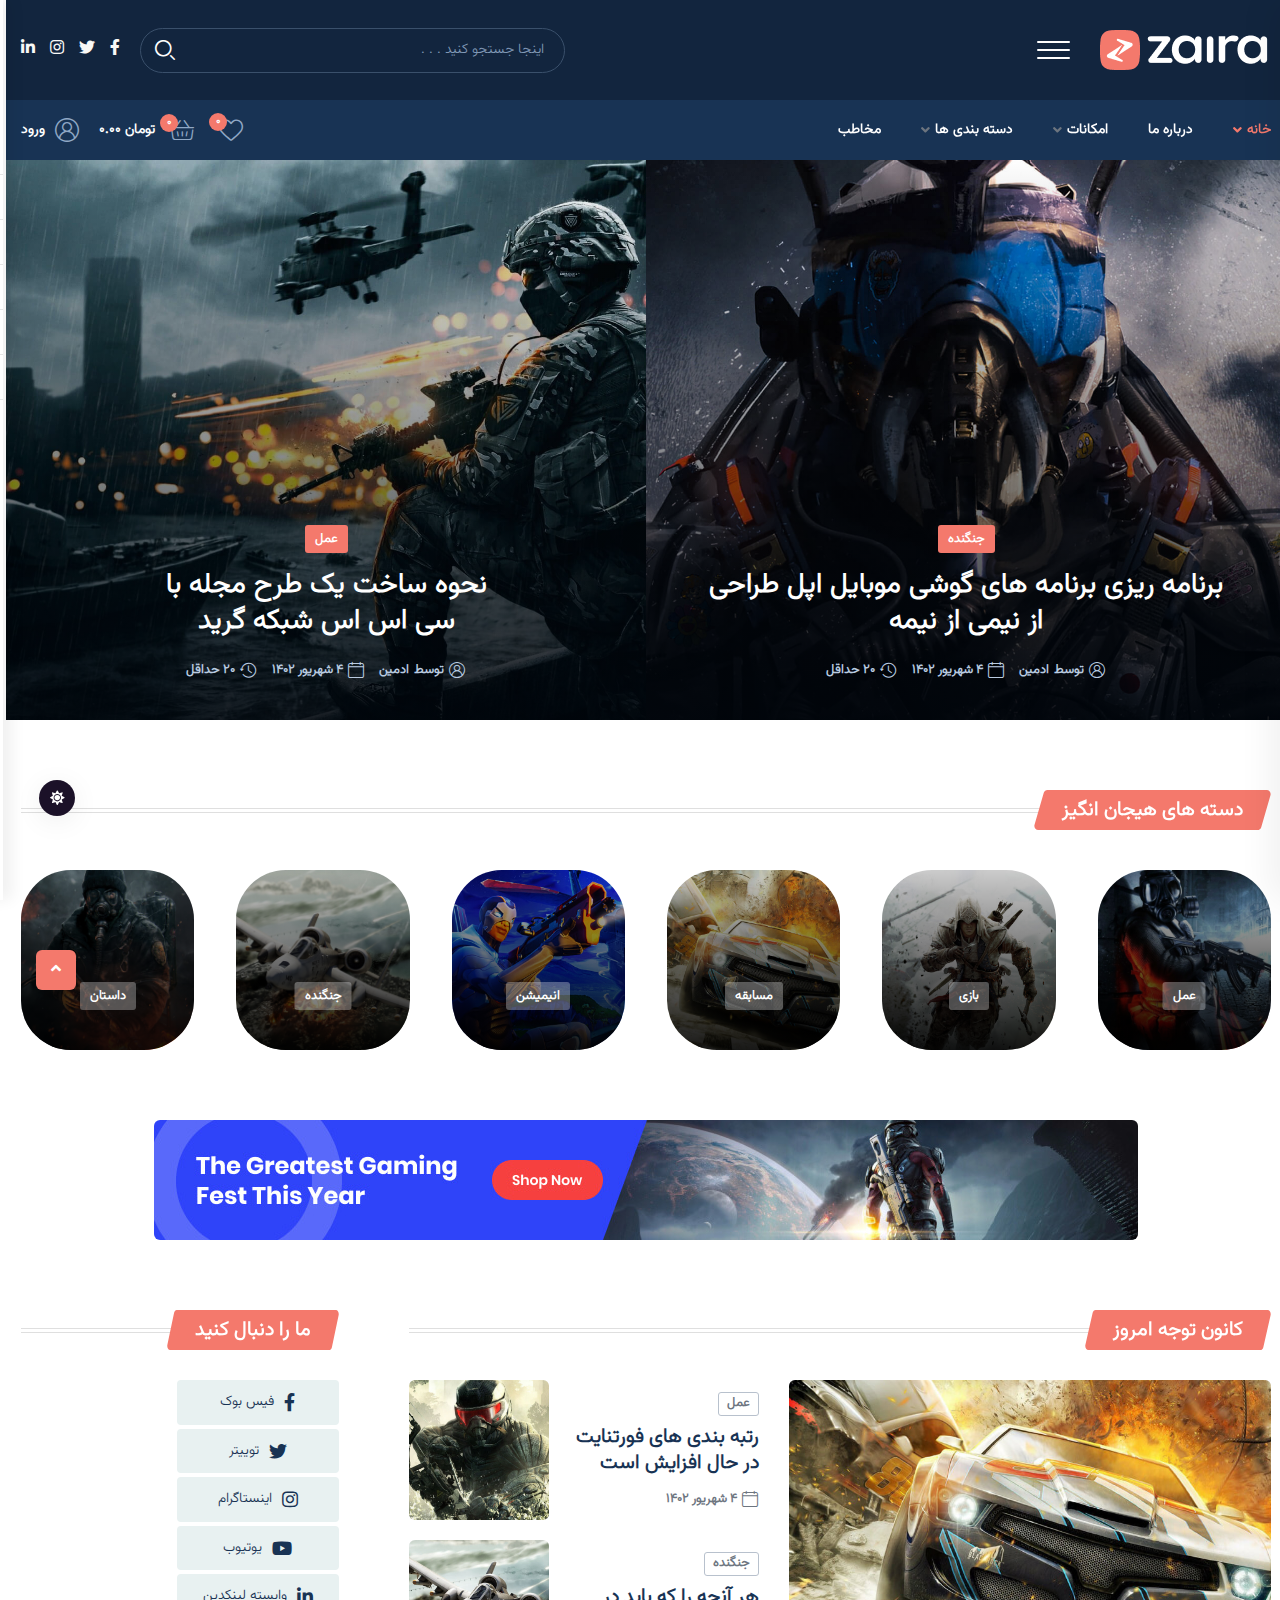
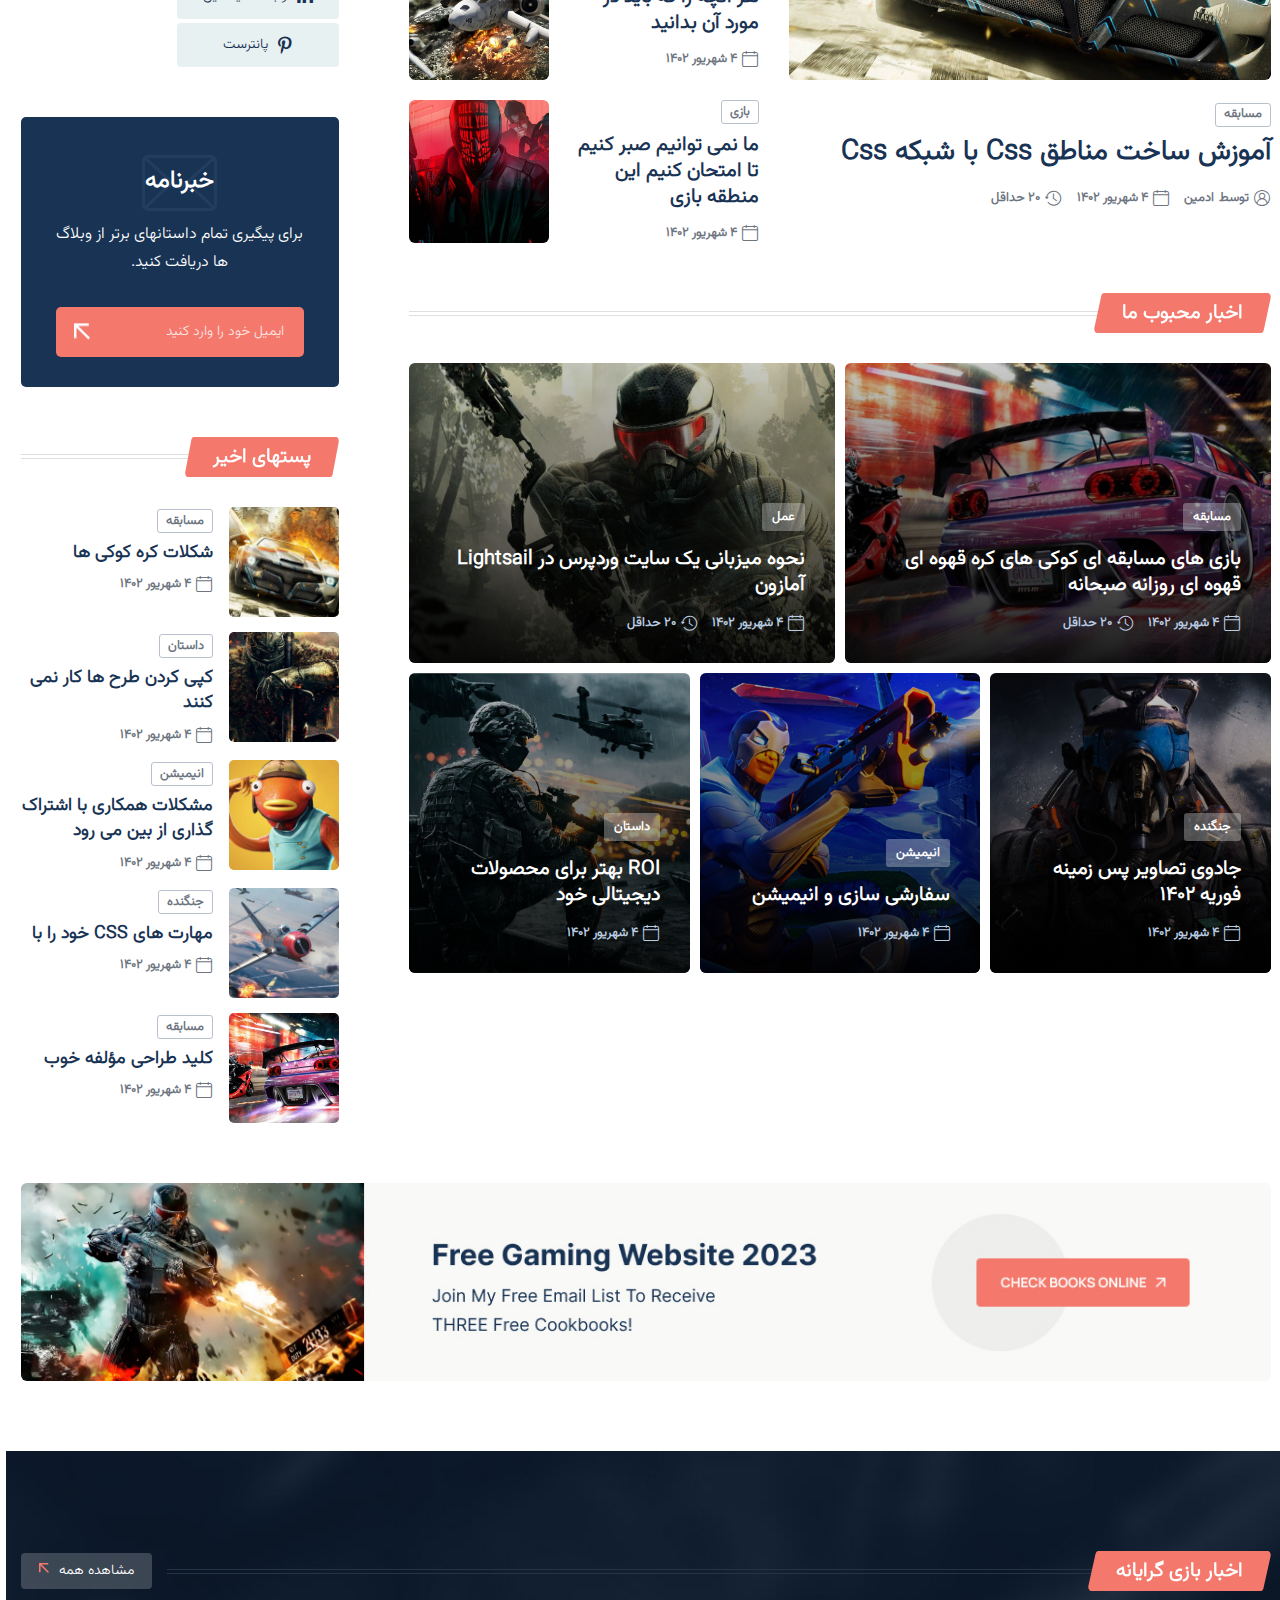
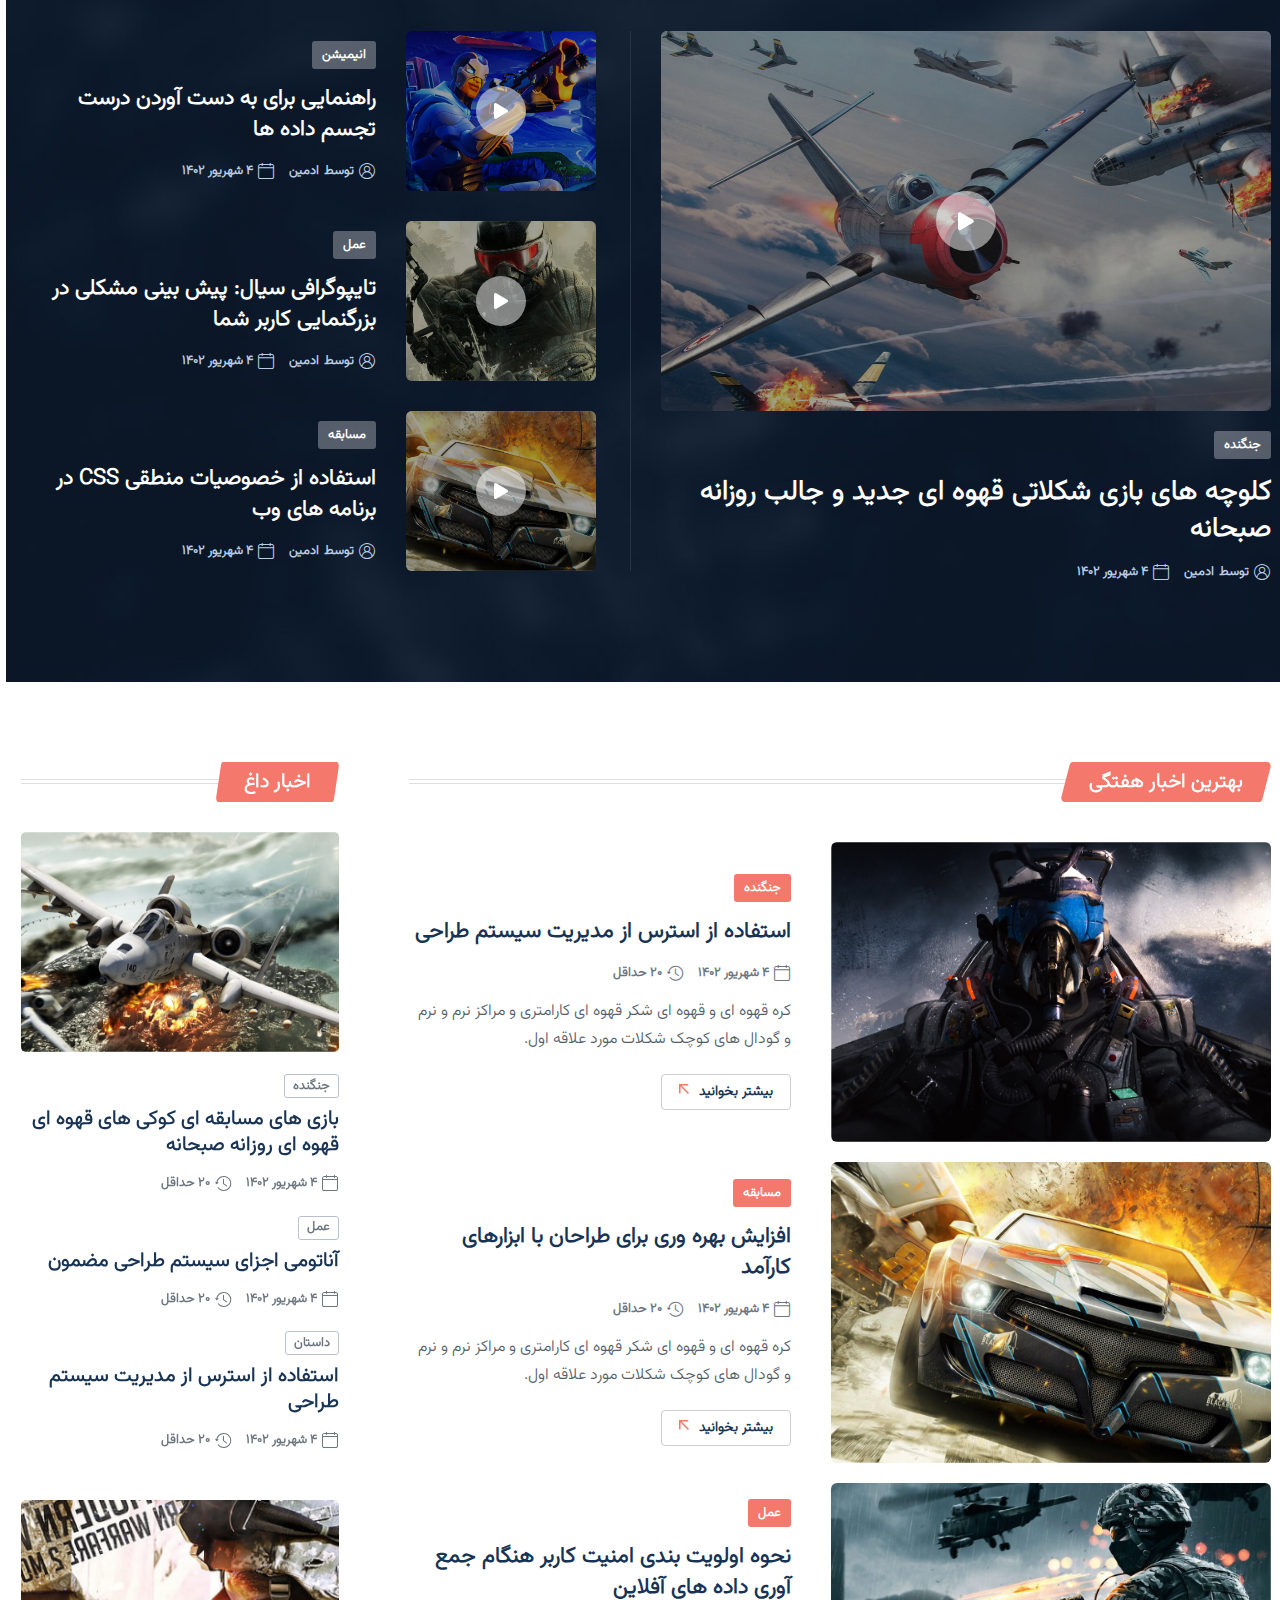
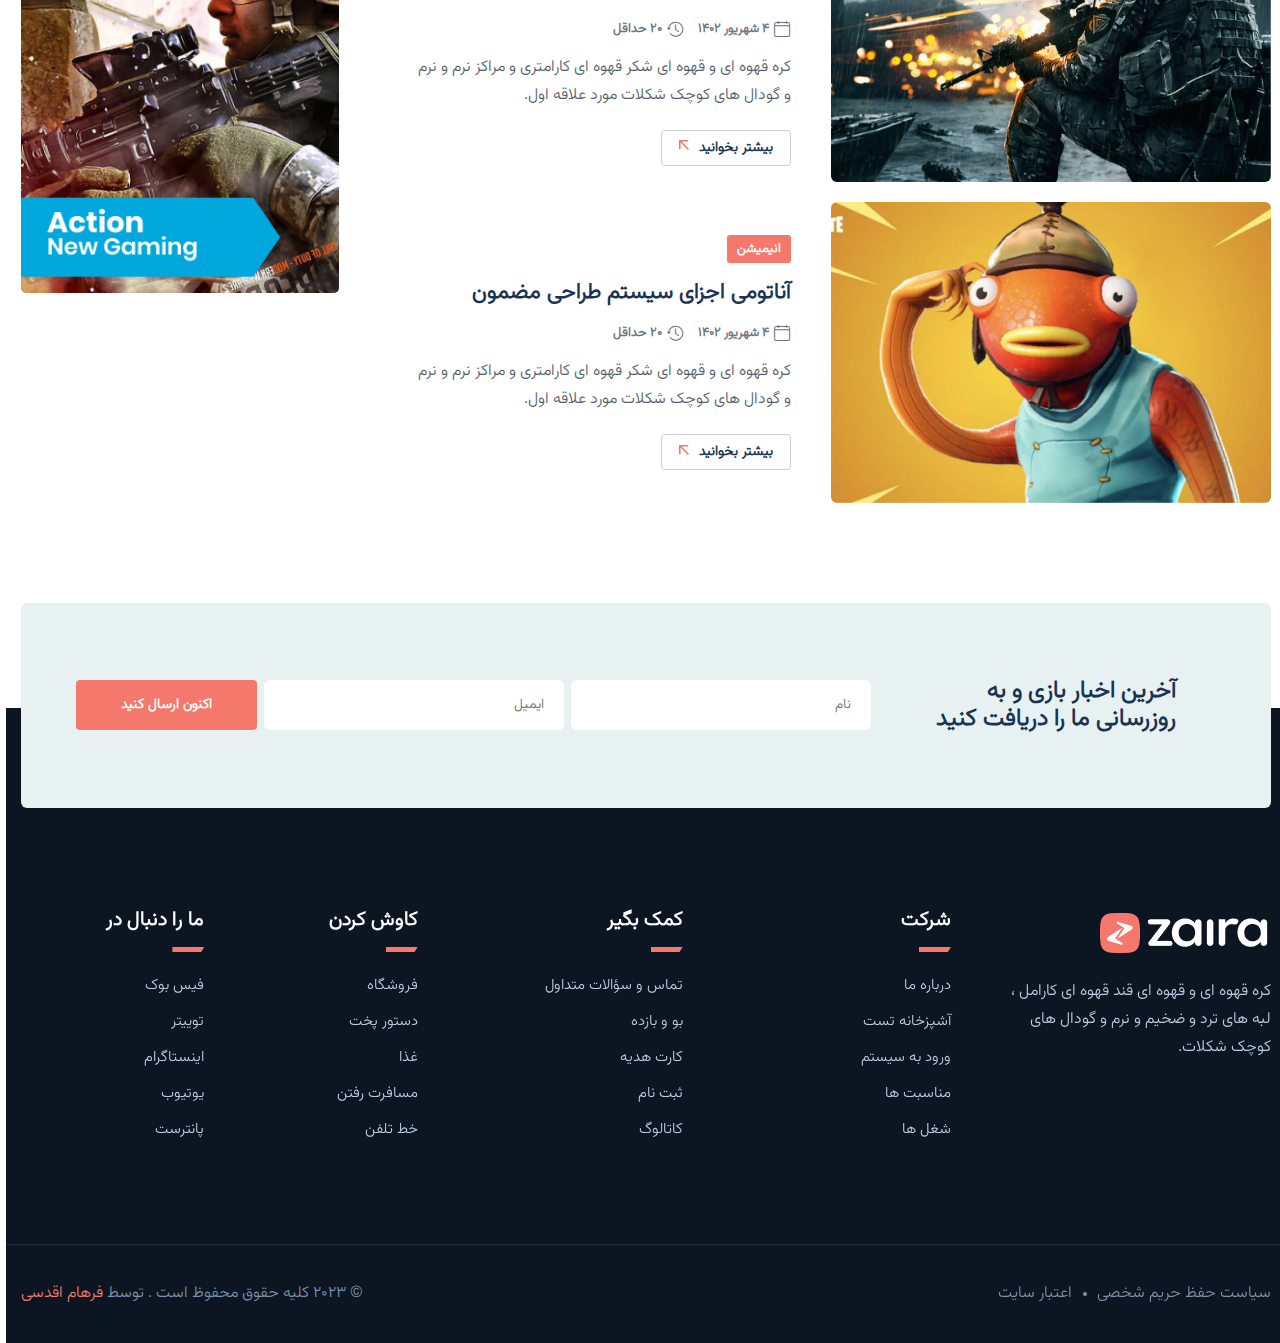
<file: index-2.html>
<!doctype html>
<html class="no-js" lang="en">
<!-- Mirrored from zaira.fasitheme.ir/demos/index-2.html by HTTrack Website Copier/3.x [XR&CO'2014], Tue, 05 Dec 2023 14:32:21 GMT -->

<head>
    <meta charset="utf-8">
    <meta http-equiv="x-ua-compatible" content="ie=edge">
    <title>Zaira - قالب HTML خبری و مجله </title>
    <meta name="description" content="Zaira - قالب HTML خبری و مجله ">
    <meta name="viewport" content="width=device-width, initial-scale=1">
    <link rel="shortcut icon" type="image/x-icon" href="assets/img/favicon.png">
    <link rel="stylesheet" href="assets/css/bootstrap.min.css">
    <link rel="stylesheet" href="assets/css/animate.min.css">
    <link rel="stylesheet" href="assets/css/magnific-popup.css">
    <link rel="stylesheet" href="assets/css/fontawesome-all.min.css">
    <link rel="stylesheet" href="assets/css/flaticon.css">
    <link rel="stylesheet" href="assets/css/slick.css">
    <link rel="stylesheet" href="assets/css/swiper-bundle.css">
    <link rel="stylesheet" href="assets/css/default.css">
    <link rel="stylesheet" href="assets/css/style.css">
    <link rel="stylesheet" href="assets/css/responsive.css">
</head>

<body>
    <div id="preloader">
        <div class="loader-inner">
            <div id="loader">
                <h2 id="bg-loader">فرزاد<span>...</span></h2>
                <h2 id="fg-loader">فرزاد<span>...</span></h2>
            </div>
        </div>
    </div>
    <div class="darkmode-trigger"><label class="modeSwitch"><input type="checkbox"><span class="icon"></span></label>
    </div><button class="scroll-top scroll-to-target" data-target="html"><i class="fas fa-angle-up"></i></button>
    <header class="header-style-two">
        <div id="header-fixed-height"></div>
        <div class="header-logo-area">
            <div class="container">
                <div class="row align-items-center">
                    <div class="col-lg-4">
                        <div class="hl-left-side">
                            <div class="logo"><a href="index.html"><img src="assets/img/logo/w_logo.png" alt=""></a>
                            </div>
                            <div class="offcanvas-toggle"><a href="javascript:void(0)"
                                    class="menu-tigger-two"><span></span><span></span><span></span></a></div>
                        </div>
                    </div>
                    <div class="col-lg-8">
                        <div class="hl-right-side">
                            <div class="header-search-wrap">
                                <form action="https://zaira.fasitheme.ir/demos/index-2.html#"><input type="text"
                                        placeholder="اینجا جستجو کنید . . ."><button type="submit"><i
                                            class="flaticon-search"></i></button></form>
                            </div>
                            <div class="header-social">
                                <ul class="list-wrap">
                                    <li><a href="index-2.html#"><i class="fab fa-facebook-f"></i></a></li>
                                    <li><a href="index-2.html#"><i class="fab fa-twitter"></i></a></li>
                                    <li><a href="index-2.html#"><i class="fab fa-instagram"></i></a></li>
                                    <li><a href="index-2.html#"><i class="fab fa-linkedin-in"></i></a></li>
                                </ul>
                            </div>
                        </div>
                    </div>
                </div>
            </div>
        </div>
        <div id="sticky-header" class="menu-area menu-style-two">
            <div class="container">
                <div class="row">
                    <div class="col-12">
                        <div class="menu-wrap">
                            <div class="row align-items-center">
                                <div class="col-lg-7 col-md-4">
                                    <div class="logo d-none"><a href="index.html"><img src="assets/img/logo/w_logo.png"
                                                alt=""></a></div>
                                    <div class="navbar-wrap main-menu d-none d-lg-flex">
                                        <ul class="navigation">
                                            <li class="active menu-item-has-children"><a href="index-2.html#">خانه</a>
                                                <ul class="sub-menu">
                                                    <li><a href="index.html">خانه 01 - پیش فرض</a></li>
                                                    <li class="active"><a href="index-2.html">خانه 02 - بازی</a></li>
                                                    <li><a href="index-3.html">خانه 03 - فن آوری</a></li>
                                                    <li><a href="index-4.html">خانه 04 - مسافرت رفتن</a></li>
                                                    <li><a href="index-5.html">خانه 05 - رمز</a></li>
                                                    <li><a href="index-6.html">خانه 06 - روزنامه</a></li>
                                                </ul>
                                            </li>
                                            <li><a href="about.html">درباره ما</a></li>
                                            <li class="menu-item-has-children"><a href="index-2.html#">امکانات</a>
                                                <ul class="sub-menu">
                                                    <li class="menu-item-has-children"><a href="index-2.html#">یک پست
                                                            چیدمان</a>
                                                        <ul class="sub-menu">
                                                            <li><a href="blog-details.html">یک پست 01</a></li>
                                                            <li><a href="blog-details-two.html">یک پست 02</a></li>
                                                        </ul>
                                                    </li>
                                                    <li><a href="author.html">جزئیات نویسنده</a></li>
                                                </ul>
                                            </li>
                                            <li class="menu-item-has-children"><a href="index-2.html#">دسته بندی ها</a>
                                                <ul class="sub-menu">
                                                    <li><a href="blog.html">پیش فرض وبلاگ</a></li>
                                                    <li><a href="blog-2.html"> طرح وبلاگ 02</a></li>
                                                    <li><a href="blog-3.html"> طرح وبلاگ 03</a></li>
                                                </ul>
                                            </li>
                                            <li><a href="contact.html">مخاطب</a></li>
                                        </ul>
                                    </div>
                                </div>
                                <div class="col-lg-5 col-md-8">
                                    <div class="header-action d-none d-md-block">
                                        <ul class="list-wrap">
                                            <li class="header-wishlist"><a href="index-2.html#"><i
                                                        class="flaticon-heart"></i><span>0</span></a></li>
                                            <li class="header-cart"><a href="index-2.html#"><i
                                                        class="flaticon-basket"></i><span>0</span></a><strong> تومان
                                                    0.00</strong></li>
                                            <li class="header-sine-in"><a href="contact.html"><i
                                                        class="flaticon-user"></i>ورود</a></li>
                                        </ul>
                                    </div>
                                </div>
                            </div>
                            <div class="mobile-nav-toggler"><i class="fas fa-bars"></i></div>
                        </div>
                        <div class="mobile-menu">
                            <nav class="menu-box">
                                <div class="close-btn"><i class="fas fa-times"></i></div>
                                <div class="nav-logo"><a href="index.html"><img src="assets/img/logo/logo.png"
                                            alt="لوگو"></a></div>
                                <div class="nav-logo d-none"><a href="index.html"><img src="assets/img/logo/w_logo.png"
                                            alt="لوگو"></a></div>
                                <div class="mobile-search">
                                    <form action="https://zaira.fasitheme.ir/demos/index-2.html#"><input type="text"
                                            placeholder="اینجا جستجو کنید..."><button><i
                                                class="flaticon-search"></i></button></form>
                                </div>
                                <div class="menu-outer"></div>
                                <div class="social-links">
                                    <ul class="clearfix list-wrap">
                                        <li><a href="index-2.html#"><i class="fab fa-facebook-f"></i></a></li>
                                        <li><a href="index-2.html#"><i class="fab fa-twitter"></i></a></li>
                                        <li><a href="index-2.html#"><i class="fab fa-instagram"></i></a></li>
                                        <li><a href="index-2.html#"><i class="fab fa-linkedin-in"></i></a></li>
                                        <li><a href="index-2.html#"><i class="fab fa-youtube"></i></a></li>
                                    </ul>
                                </div>
                            </nav>
                        </div>
                        <div class="menu-backdrop"></div>
                    </div>
                </div>
            </div>
        </div>
        <div class="offCanvas-wrap">
            <div class="offCanvas-body">
                <div class="offCanvas-toggle"><span></span><span></span></div>
                <div class="offCanvas-content">
                    <div class="offCanvas-logo logo"><a href="index.html" class="logo-dark"><img
                                src="assets/img/logo/logo.png" alt="لوگو"></a><a href="index.html"
                            class="logo-light"><img src="assets/img/logo/w_logo.png" alt="لوگو"></a></div>
                    <p>استدلال به نفع استفاده از متن پرکننده چیزی شبیه به این است: اگر در هر زمان که به آن برسید ، از
                        هرگونه محتوای واقعی در فرآیند مشاوره استفاده می کنید.</p>
                    <ul class="offCanvas-instagram list-wrap">
                        <li><a href="assets/img/blog/hr_post01.jpg" class="popup-image"><img
                                    src="assets/img/blog/hr_post01.jpg" alt="img"></a></li>
                        <li><a href="assets/img/blog/hr_post02.jpg" class="popup-image"><img
                                    src="assets/img/blog/hr_post02.jpg" alt="img"></a></li>
                        <li><a href="assets/img/blog/hr_post03.jpg" class="popup-image"><img
                                    src="assets/img/blog/hr_post03.jpg" alt="img"></a></li>
                        <li><a href="assets/img/blog/hr_post04.jpg" class="popup-image"><img
                                    src="assets/img/blog/hr_post04.jpg" alt="img"></a></li>
                        <li><a href="assets/img/blog/hr_post05.jpg" class="popup-image"><img
                                    src="assets/img/blog/hr_post05.jpg" alt="img"></a></li>
                        <li><a href="assets/img/blog/hr_post06.jpg" class="popup-image"><img
                                    src="assets/img/blog/hr_post06.jpg" alt="img"></a></li>
                    </ul>
                </div>
                <div class="offCanvas-contact">
                    <h4 class="title">در تماس باشید</h4>
                    <ul class="offCanvas-contact-list list-wrap">
                        <li><i class="fas fa-envelope-open"></i><a href="mailto:info@webmail.com">info@webmail.com</a>
                        </li>
                        <li><i class="fas fa-phone"></i><a href="tel:88899988877">888 999 888 77</a></li>
                        <li><i class="fas fa-map-marker-alt"></i> 12/A, اخبار, ان وای سی</li>
                    </ul>
                    <ul class="offCanvas-social list-wrap">
                        <li><a href="index-2.html#"><i class="fab fa-facebook-f"></i></a></li>
                        <li><a href="index-2.html#"><i class="fab fa-twitter"></i></a></li>
                        <li><a href="index-2.html#"><i class="fab fa-linkedin-in"></i></a></li>
                        <li><a href="index-2.html#"><i class="fab fa-youtube"></i></a></li>
                    </ul>
                </div>
            </div>
        </div>
        <div class="offCanvas-overlay"></div>
    </header>
    <main>
        <section class="banner-post-area">
            <div class="container-fluid p-0">
                <div class="row g-0">
                    <div class="col-lg-6">
                        <div class="banner-post-item">
                            <div class="banner-post-thumb"><a href="blog-details.html"><img
                                        src="assets/img/blog/g_banner_post01.jpg" alt=""></a></div>
                            <div class="banner-post-content"><a href="blog.html" class="post-tag">جنگنده</a>
                                <h2 class="post-title"><a href="blog-details.html">برنامه ریزی برنامه های گوشی موبایل
                                        اپل طراحی از نیمی از نیمه</a></h2>
                                <div class="blog-post-meta white-blog-meta">
                                    <ul class="list-wrap">
                                        <li><i class="flaticon-user"></i>توسط<a href="author.html">ادمین</a></li>
                                        <li><i class="flaticon-calendar"></i>4 شهریور 1402 </li>
                                        <li><i class="flaticon-history"></i>20 حداقل</li>
                                    </ul>
                                </div>
                            </div>
                        </div>
                    </div>
                    <div class="col-lg-6">
                        <div class="banner-post-item">
                            <div class="banner-post-thumb"><a href="blog-details.html"><img
                                        src="assets/img/blog/g_banner_post02.jpg" alt=""></a></div>
                            <div class="banner-post-content"><a href="blog.html" class="post-tag">عمل</a>
                                <h2 class="post-title"><a href="blog-details.html">نحوه ساخت یک طرح مجله با <br> سی اس
                                        اس شبکه گرید </a></h2>
                                <div class="blog-post-meta white-blog-meta">
                                    <ul class="list-wrap">
                                        <li><i class="flaticon-user"></i>توسط<a href="author.html">ادمین</a></li>
                                        <li><i class="flaticon-calendar"></i>4 شهریور 1402 </li>
                                        <li><i class="flaticon-history"></i>20 حداقل</li>
                                    </ul>
                                </div>
                            </div>
                        </div>
                    </div>
                </div>
            </div>
        </section>
        <section class="categories-area-two pt-70 pb-40">
            <div class="container">
                <div class="row">
                    <div class="col-lg-12">
                        <div class="section-title-wrap-three text-center mb-40">
                            <div class="section-title-three">
                                <h6 class="title">دسته های هیجان انگیز<span class="section-title-svg"><svg
                                            xmlns="http://www.w3.org/2000/svg" viewBox="0 0 246 40" fill="none"
                                            preserveAspectRatio="none">
                                            <path
                                                d="M10.1448 2.85061C10.6524 1.15867 12.2097 0 13.9761 0H241.624C244.303 0 246.225 2.58294 245.455 5.14939L235.855 37.1494C235.348 38.8413 233.79 40 232.024 40H4.37612C1.69667 40 -0.225117 37.4171 0.544817 34.8506L10.1448 2.85061Z"
                                                fill="currentcolor" /></svg></span></h6>
                                <div class="section-title-line-three"></div>
                            </div>
                        </div>
                    </div>
                </div>
                <div class="categories-item-wrap-two">
                    <div class="row">
                        <div class="col-lg-2 col-md-4 col-6">
                            <div class="categories-item-two">
                                <div class="categories-img-two"><a href="blog.html"><img
                                            src="assets/img/images/g_categories_img01.png" alt=""></a></div>
                                <div class="categories-content-two"><a href="blog.html" class="post-tag">عمل</a></div>
                            </div>
                        </div>
                        <div class="col-lg-2 col-md-4 col-6">
                            <div class="categories-item-two">
                                <div class="categories-img-two"><a href="blog.html"><img
                                            src="assets/img/images/g_categories_img02.png" alt=""></a></div>
                                <div class="categories-content-two"><a href="blog.html" class="post-tag">بازی</a></div>
                            </div>
                        </div>
                        <div class="col-lg-2 col-md-4 col-6">
                            <div class="categories-item-two">
                                <div class="categories-img-two"><a href="blog.html"><img
                                            src="assets/img/images/g_categories_img03.png" alt=""></a></div>
                                <div class="categories-content-two"><a href="blog.html" class="post-tag">مسابقه</a>
                                </div>
                            </div>
                        </div>
                        <div class="col-lg-2 col-md-4 col-6">
                            <div class="categories-item-two">
                                <div class="categories-img-two"><a href="blog.html"><img
                                            src="assets/img/images/g_categories_img04.png" alt=""></a></div>
                                <div class="categories-content-two"><a href="blog.html" class="post-tag">انیمیشن</a>
                                </div>
                            </div>
                        </div>
                        <div class="col-lg-2 col-md-4 col-6">
                            <div class="categories-item-two">
                                <div class="categories-img-two"><a href="blog.html"><img
                                            src="assets/img/images/g_categories_img05.png" alt=""></a></div>
                                <div class="categories-content-two"><a href="blog.html" class="post-tag">جنگنده</a>
                                </div>
                            </div>
                        </div>
                        <div class="col-lg-2 col-md-4 col-6">
                            <div class="categories-item-two">
                                <div class="categories-img-two"><a href="blog.html"><img
                                            src="assets/img/images/g_categories_img06.png" alt=""></a></div>
                                <div class="categories-content-two"><a href="blog.html" class="post-tag">داستان</a>
                                </div>
                            </div>
                        </div>
                    </div>
                </div>
            </div>
        </section>
        <div class="ad-banner-area">
            <div class="container">
                <div class="ad-banner-img text-center"><a href="index-2.html#"><img
                            src="assets/img/images/advertisement03.jpg" alt=""></a></div>
            </div>
        </div>
        <section class="spotlight-post-area pt-70 pb-60">
            <div class="spotlight-post-inner-wrap">
                <div class="container">
                    <div class="row justify-content-center">
                        <div class="col-70">
                            <div class="spotlight-post-item-wrap">
                                <div class="section-title-wrap-three mb-30">
                                    <div class="section-title-three">
                                        <h6 class="title">کانون توجه امروز<span class="section-title-svg"><svg
                                                    xmlns="http://www.w3.org/2000/svg" viewBox="0 0 246 40" fill="none"
                                                    preserveAspectRatio="none">
                                                    <path
                                                        d="M10.1448 2.85061C10.6524 1.15867 12.2097 0 13.9761 0H241.624C244.303 0 246.225 2.58294 245.455 5.14939L235.855 37.1494C235.348 38.8413 233.79 40 232.024 40H4.37612C1.69667 40 -0.225117 37.4171 0.544817 34.8506L10.1448 2.85061Z"
                                                        fill="currentcolor" /></svg></span></h6>
                                        <div class="section-title-line-three"></div>
                                    </div>
                                </div>
                                <div class="row">
                                    <div class="col-57">
                                        <div class="spotlight-post big-post">
                                            <div class="spotlight-post-thumb"><a href="blog-details.html"><img
                                                        src="assets/img/blog/spotlight_post01.jpg" alt=""></a></div>
                                            <div class="spotlight-post-content"><a href="blog.html"
                                                    class="post-tag-two">مسابقه</a>
                                                <h2 class="post-title bold-underline"><a href="blog-details.html">آموزش
                                                        ساخت مناطق css با شبکه css</a></h2>
                                                <div class="blog-post-meta">
                                                    <ul class="list-wrap">
                                                        <li><i class="flaticon-user"></i>توسط<a
                                                                href="author.html">ادمین</a></li>
                                                        <li><i class="flaticon-calendar"></i>4 شهریور 1402 </li>
                                                        <li><i class="flaticon-history"></i>20 حداقل</li>
                                                    </ul>
                                                </div>
                                            </div>
                                        </div>
                                    </div>
                                    <div class="col-43">
                                        <div class="spotlight-post small-post">
                                            <div class="spotlight-post-thumb"><a href="blog-details.html"><img
                                                        src="assets/img/blog/spotlight_post02.jpg" alt=""></a></div>
                                            <div class="spotlight-post-content"><a href="blog.html"
                                                    class="post-tag-two">عمل</a>
                                                <h2 class="post-title"><a href="blog-details.html">رتبه بندی های
                                                        فورتنایت در حال افزایش است</a></h2>
                                                <div class="blog-post-meta">
                                                    <ul class="list-wrap">
                                                        <li><i class="flaticon-calendar"></i>4 شهریور 1402 </li>
                                                    </ul>
                                                </div>
                                            </div>
                                        </div>
                                        <div class="spotlight-post small-post">
                                            <div class="spotlight-post-thumb"><a href="blog-details.html"><img
                                                        src="assets/img/blog/spotlight_post03.jpg" alt=""></a></div>
                                            <div class="spotlight-post-content"><a href="blog.html"
                                                    class="post-tag-two">جنگنده</a>
                                                <h2 class="post-title"><a href="blog-details.html">هر آنچه را که باید در
                                                        مورد آن بدانید</a></h2>
                                                <div class="blog-post-meta">
                                                    <ul class="list-wrap">
                                                        <li><i class="flaticon-calendar"></i>4 شهریور 1402 </li>
                                                    </ul>
                                                </div>
                                            </div>
                                        </div>
                                        <div class="spotlight-post small-post">
                                            <div class="spotlight-post-thumb"><a href="blog-details.html"><img
                                                        src="assets/img/blog/spotlight_post04.jpg" alt=""></a></div>
                                            <div class="spotlight-post-content"><a href="blog.html"
                                                    class="post-tag-two">بازی</a>
                                                <h2 class="post-title"><a href="blog-details.html">ما نمی توانیم صبر
                                                        کنیم تا امتحان کنیم این منطقه بازی</a></h2>
                                                <div class="blog-post-meta">
                                                    <ul class="list-wrap">
                                                        <li><i class="flaticon-calendar"></i>4 شهریور 1402 </li>
                                                    </ul>
                                                </div>
                                            </div>
                                        </div>
                                    </div>
                                </div>
                            </div>
                            <div class="popular-post-item-wrap">
                                <div class="section-title-wrap-three mb-30">
                                    <div class="section-title-three">
                                        <h6 class="title">اخبار محبوب ما<span class="section-title-svg"><svg
                                                    xmlns="http://www.w3.org/2000/svg" viewBox="0 0 246 40" fill="none"
                                                    preserveAspectRatio="none">
                                                    <path
                                                        d="M10.1448 2.85061C10.6524 1.15867 12.2097 0 13.9761 0H241.624C244.303 0 246.225 2.58294 245.455 5.14939L235.855 37.1494C235.348 38.8413 233.79 40 232.024 40H4.37612C1.69667 40 -0.225117 37.4171 0.544817 34.8506L10.1448 2.85061Z"
                                                        fill="currentcolor" /></svg></span></h6>
                                        <div class="section-title-line-three"></div>
                                    </div>
                                </div>
                                <div class="row">
                                    <div class="col-lg-6">
                                        <div class="ta-overlay-post-two">
                                            <div class="overlay-post-thumb-two"><a href="blog-details.html"><img
                                                        src="assets/img/blog/g_popular_post01.jpg" alt=""></a></div>
                                            <div class="overlay-post-content-two"><a href="blog.html"
                                                    class="post-tag post-tag-three">مسابقه</a>
                                                <h2 class="post-title"><a href="blog-details.html">بازی های مسابقه ای
                                                        کوکی های کره قهوه ای قهوه ای روزانه صبحانه</a></h2>
                                                <div class="blog-post-meta white-blog-meta">
                                                    <ul class="list-wrap">
                                                        <li><i class="flaticon-calendar"></i>4 شهریور 1402 </li>
                                                        <li><i class="flaticon-history"></i>20 حداقل</li>
                                                    </ul>
                                                </div>
                                            </div>
                                        </div>
                                    </div>
                                    <div class="col-lg-6">
                                        <div class="ta-overlay-post-two">
                                            <div class="overlay-post-thumb-two"><a href="blog-details.html"><img
                                                        src="assets/img/blog/g_popular_post02.jpg" alt=""></a></div>
                                            <div class="overlay-post-content-two"><a href="blog.html"
                                                    class="post-tag post-tag-three">عمل</a>
                                                <h2 class="post-title"><a href="blog-details.html">نحوه میزبانی یک سایت
                                                        وردپرس در Lightsail آمازون</a></h2>
                                                <div class="blog-post-meta white-blog-meta">
                                                    <ul class="list-wrap">
                                                        <li><i class="flaticon-calendar"></i>4 شهریور 1402 </li>
                                                        <li><i class="flaticon-history"></i>20 حداقل</li>
                                                    </ul>
                                                </div>
                                            </div>
                                        </div>
                                    </div>
                                    <div class="col-lg-4">
                                        <div class="ta-overlay-post-two">
                                            <div class="overlay-post-thumb-two"><a href="blog-details.html"><img
                                                        src="assets/img/blog/g_popular_post03.jpg" alt=""></a></div>
                                            <div class="overlay-post-content-two"><a href="blog.html"
                                                    class="post-tag post-tag-three">جنگنده</a>
                                                <h2 class="post-title"><a href="blog-details.html">جادوی تصاویر پس زمینه
                                                        فوریه 1402</a></h2>
                                                <div class="blog-post-meta white-blog-meta">
                                                    <ul class="list-wrap">
                                                        <li><i class="flaticon-calendar"></i>4 شهریور 1402 </li>
                                                    </ul>
                                                </div>
                                            </div>
                                        </div>
                                    </div>
                                    <div class="col-lg-4">
                                        <div class="ta-overlay-post-two">
                                            <div class="overlay-post-thumb-two"><a href="blog-details.html"><img
                                                        src="assets/img/blog/g_popular_post04.jpg" alt=""></a></div>
                                            <div class="overlay-post-content-two"><a href="blog.html"
                                                    class="post-tag post-tag-three">انیمیشن</a>
                                                <h2 class="post-title"><a href="blog-details.html">سفارشی سازی و
                                                        انیمیشن</a></h2>
                                                <div class="blog-post-meta white-blog-meta">
                                                    <ul class="list-wrap">
                                                        <li><i class="flaticon-calendar"></i>4 شهریور 1402 </li>
                                                    </ul>
                                                </div>
                                            </div>
                                        </div>
                                    </div>
                                    <div class="col-lg-4">
                                        <div class="ta-overlay-post-two">
                                            <div class="overlay-post-thumb-two"><a href="blog-details.html"><img
                                                        src="assets/img/blog/g_popular_post05.jpg" alt=""></a></div>
                                            <div class="overlay-post-content-two"><a href="blog.html"
                                                    class="post-tag post-tag-three">داستان</a>
                                                <h2 class="post-title"><a href="blog-details.html">ROI بهتر برای محصولات
                                                        دیجیتالی خود</a></h2>
                                                <div class="blog-post-meta white-blog-meta">
                                                    <ul class="list-wrap">
                                                        <li><i class="flaticon-calendar"></i>4 شهریور 1402 </li>
                                                    </ul>
                                                </div>
                                            </div>
                                        </div>
                                    </div>
                                </div>
                            </div>
                        </div>
                        <div class="col-30">
                            <div class="sidebar-wrap no-sticky">
                                <div class="sidebar-widget sidebar-widget-two">
                                    <div class="widget-title-two mb-30">
                                        <h6 class="title">ما را دنبال کنید<span class="section-title-svg"><svg
                                                    xmlns="http://www.w3.org/2000/svg" viewBox="0 0 246 40" fill="none"
                                                    preserveAspectRatio="none">
                                                    <path
                                                        d="M10.1448 2.85061C10.6524 1.15867 12.2097 0 13.9761 0H241.624C244.303 0 246.225 2.58294 245.455 5.14939L235.855 37.1494C235.348 38.8413 233.79 40 232.024 40H4.37612C1.69667 40 -0.225117 37.4171 0.544817 34.8506L10.1448 2.85061Z"
                                                        fill="currentcolor" /></svg></span></h6>
                                        <div class="section-title-line-three"></div>
                                    </div>
                                    <div class="sidebar-social-wrap">
                                        <ul class="list-wrap">
                                            <li><a href="index-2.html#"><i class="fab fa-facebook-f"></i>فیس بوک</a>
                                            </li>
                                            <li><a href="index-2.html#"><i class="fab fa-twitter"></i>توییتر</a></li>
                                            <li><a href="index-2.html#"><i class="fab fa-instagram"></i>اینستاگرام</a>
                                            </li>
                                            <li><a href="index-2.html#"><i class="fab fa-youtube"></i>یوتیوب</a></li>
                                            <li><a href="index-2.html#"><i class="fab fa-linkedin-in"></i>وابسته
                                                    لینکدین</a></li>
                                            <li><a href="index-2.html#"><i class="fab fa-pinterest-p"></i>پانترست</a>
                                            </li>
                                        </ul>
                                    </div>
                                </div>
                                <div class="sidebar-widget sidebar-widget-two">
                                    <div class="sidebar-newsletter">
                                        <div class="icon"><i class="flaticon-envelope"></i></div>
                                        <h4 class="title">خبرنامه</h4>
                                        <p>برای پیگیری تمام داستانهای برتر از وبلاگ ها دریافت کنید.</p>
                                        <div class="sidebar-newsletter-form">
                                            <form action="https://zaira.fasitheme.ir/demos/index-2.html#"><input
                                                    type="text" placeholder="ایمیل خود را وارد کنید"><button
                                                    type="submit"><svg class="btn-submit"
                                                        xmlns="http://www.w3.org/2000/svg" viewBox="0 0 16 16"
                                                        fill="none">
                                                        <path
                                                            d="M1.72308 16L0 14.2769L11.8154 2.46154H1.23077V0H16V14.7692H13.5385V4.18462L1.72308 16Z"
                                                            fill="currentcolor" /></svg></button></form>
                                        </div>
                                    </div>
                                </div>
                                <div class="sidebar-widget sidebar-widget-two">
                                    <div class="widget-title-two mb-30">
                                        <h6 class="title">پستهای اخیر<span class="section-title-svg"><svg
                                                    xmlns="http://www.w3.org/2000/svg" viewBox="0 0 246 40" fill="none"
                                                    preserveAspectRatio="none">
                                                    <path
                                                        d="M10.1448 2.85061C10.6524 1.15867 12.2097 0 13.9761 0H241.624C244.303 0 246.225 2.58294 245.455 5.14939L235.855 37.1494C235.348 38.8413 233.79 40 232.024 40H4.37612C1.69667 40 -0.225117 37.4171 0.544817 34.8506L10.1448 2.85061Z"
                                                        fill="currentcolor" /></svg></span></h6>
                                        <div class="section-title-line-three"></div>
                                    </div>
                                    <div class="rc-post-wrap">
                                        <div class="popular-post">
                                            <div class="thumb"><a href="blog-details.html"><img
                                                        src="assets/img/blog/rc_post01.jpg" alt=""></a></div>
                                            <div class="content"><a href="blog.html" class="post-tag-two">مسابقه</a>
                                                <h2 class="post-title"><a href="blog-details.html">شکلات کره کوکی ها</a>
                                                </h2>
                                                <div class="blog-post-meta">
                                                    <ul class="list-wrap">
                                                        <li><i class="flaticon-calendar"></i>4 شهریور 1402 </li>
                                                    </ul>
                                                </div>
                                            </div>
                                        </div>
                                        <div class="popular-post">
                                            <div class="thumb"><a href="blog-details.html"><img
                                                        src="assets/img/blog/rc_post02.jpg" alt=""></a></div>
                                            <div class="content"><a href="blog.html" class="post-tag-two">داستان</a>
                                                <h2 class="post-title"><a href="blog-details.html">کپی کردن طرح ها کار
                                                        نمی کنند</a></h2>
                                                <div class="blog-post-meta">
                                                    <ul class="list-wrap">
                                                        <li><i class="flaticon-calendar"></i>4 شهریور 1402 </li>
                                                    </ul>
                                                </div>
                                            </div>
                                        </div>
                                        <div class="popular-post">
                                            <div class="thumb"><a href="blog-details.html"><img
                                                        src="assets/img/blog/rc_post03.jpg" alt=""></a></div>
                                            <div class="content"><a href="blog.html" class="post-tag-two">انیمیشن</a>
                                                <h2 class="post-title"><a href="blog-details.html">مشکلات همکاری با
                                                        اشتراک گذاری از بین می رود</a></h2>
                                                <div class="blog-post-meta">
                                                    <ul class="list-wrap">
                                                        <li><i class="flaticon-calendar"></i>4 شهریور 1402 </li>
                                                    </ul>
                                                </div>
                                            </div>
                                        </div>
                                        <div class="popular-post">
                                            <div class="thumb"><a href="blog-details.html"><img
                                                        src="assets/img/blog/rc_post04.jpg" alt=""></a></div>
                                            <div class="content"><a href="blog.html" class="post-tag-two">جنگنده</a>
                                                <h2 class="post-title"><a href="blog-details.html">مهارت های CSS خود را
                                                        با</a></h2>
                                                <div class="blog-post-meta">
                                                    <ul class="list-wrap">
                                                        <li><i class="flaticon-calendar"></i>4 شهریور 1402 </li>
                                                    </ul>
                                                </div>
                                            </div>
                                        </div>
                                        <div class="popular-post">
                                            <div class="thumb"><a href="blog-details.html"><img
                                                        src="assets/img/blog/rc_post05.jpg" alt=""></a></div>
                                            <div class="content"><a href="blog.html" class="post-tag-two">مسابقه</a>
                                                <h2 class="post-title"><a href="blog-details.html">کلید طراحی مؤلفه
                                                        خوب</a></h2>
                                                <div class="blog-post-meta">
                                                    <ul class="list-wrap">
                                                        <li><i class="flaticon-calendar"></i>4 شهریور 1402 </li>
                                                    </ul>
                                                </div>
                                            </div>
                                        </div>
                                    </div>
                                </div>
                            </div>
                        </div>
                    </div>
                </div>
            </div>
        </section>
        <div class="ad-banner-area pb-70">
            <div class="container">
                <div class="ad-banner-img"><a href="index-2.html#"><img src="assets/img/images/advertisement04.jpg"
                            alt=""></a></div>
            </div>
        </div>
        <section class="video-post-area video-post-bg" data-background="assets/img/bg/video_post_bg.jpg">
            <div class="container">
                <div class="row">
                    <div class="col-12">
                        <div class="section-title-wrap-three mb-40">
                            <div class="section-title-three black-title">
                                <h6 class="title">اخبار بازی گرایانه<span class="section-title-svg"><svg
                                            xmlns="http://www.w3.org/2000/svg" viewBox="0 0 246 40" fill="none"
                                            preserveAspectRatio="none">
                                            <path
                                                d="M10.1448 2.85061C10.6524 1.15867 12.2097 0 13.9761 0H241.624C244.303 0 246.225 2.58294 245.455 5.14939L235.855 37.1494C235.348 38.8413 233.79 40 232.024 40H4.37612C1.69667 40 -0.225117 37.4171 0.544817 34.8506L10.1448 2.85061Z"
                                                fill="currentcolor" /></svg></span></h6>
                                <div class="section-title-line-three"></div>
                            </div>
                            <div class="view-all-btn view-all-btn-two"><a href="blog.html" class="link-btn">مشاهده
                                    همه<span class="svg-icon"><svg xmlns="http://www.w3.org/2000/svg"
                                            viewBox="0 0 10 10" fill="none">
                                            <path
                                                d="M1.07692 10L0 8.92308L7.38462 1.53846H0.769231V0H10V9.23077H8.46154V2.61538L1.07692 10Z"
                                                fill="currentColor" />
                                            <path
                                                d="M1.07692 10L0 8.92308L7.38462 1.53846H0.769231V0H10V9.23077H8.46154V2.61538L1.07692 10Z"
                                                fill="currentColor" /></svg></span></a></div>
                        </div>
                    </div>
                </div>
                <div class="row">
                    <div class="col-lg-6">
                        <div class="video-post-item big-post">
                            <div class="video-post-thumb"><a href="blog-details.html"><img
                                        src="assets/img/blog/video_post01.jpg" alt=""></a><a
                                    href="https://www.youtube.com/watch?v=1iIZeIy7TqM" class="play-btn popup-video"><i
                                        class="fas fa-play"></i></a></div>
                            <div class="video-post-content"><a href="blog.html"
                                    class="post-tag post-tag-three">جنگنده</a>
                                <h2 class="post-title bold-underline"><a href="blog-details.html">کلوچه های بازی شکلاتی
                                        قهوه ای جدید و جالب روزانه صبحانه</a></h2>
                                <div class="blog-post-meta white-blog-meta">
                                    <ul class="list-wrap">
                                        <li><i class="flaticon-user"></i>توسط<a href="author.html">ادمین</a></li>
                                        <li><i class="flaticon-calendar"></i>4 شهریور 1402 </li>
                                    </ul>
                                </div>
                            </div>
                        </div>
                    </div>
                    <div class="col-lg-6">
                        <div class="video-small-post-wrap">
                            <div class="video-post-item small-post">
                                <div class="video-post-thumb"><a href="blog-details.html"><img
                                            src="assets/img/blog/video_post02.jpg" alt=""></a><a
                                        href="https://www.youtube.com/watch?v=1iIZeIy7TqM"
                                        class="play-btn popup-video"><i class="fas fa-play"></i></a></div>
                                <div class="video-post-content"><a href="blog.html"
                                        class="post-tag post-tag-three">انیمیشن</a>
                                    <h2 class="post-title"><a href="blog-details.html">راهنمایی برای به دست آوردن درست
                                            تجسم داده ها</a></h2>
                                    <div class="blog-post-meta white-blog-meta">
                                        <ul class="list-wrap">
                                            <li><i class="flaticon-user"></i>توسط<a href="author.html">ادمین</a></li>
                                            <li><i class="flaticon-calendar"></i>4 شهریور 1402 </li>
                                        </ul>
                                    </div>
                                </div>
                            </div>
                            <div class="video-post-item small-post">
                                <div class="video-post-thumb"><a href="blog-details.html"><img
                                            src="assets/img/blog/video_post03.jpg" alt=""></a><a
                                        href="https://www.youtube.com/watch?v=1iIZeIy7TqM"
                                        class="play-btn popup-video"><i class="fas fa-play"></i></a></div>
                                <div class="video-post-content"><a href="blog.html"
                                        class="post-tag post-tag-three">عمل</a>
                                    <h2 class="post-title"><a href="blog-details.html">تایپوگرافی سیال: پیش بینی مشکلی
                                            در بزرگنمایی کاربر شما</a></h2>
                                    <div class="blog-post-meta white-blog-meta">
                                        <ul class="list-wrap">
                                            <li><i class="flaticon-user"></i>توسط<a href="author.html">ادمین</a></li>
                                            <li><i class="flaticon-calendar"></i>4 شهریور 1402 </li>
                                        </ul>
                                    </div>
                                </div>
                            </div>
                            <div class="video-post-item small-post">
                                <div class="video-post-thumb"><a href="blog-details.html"><img
                                            src="assets/img/blog/video_post04.jpg" alt=""></a><a
                                        href="https://www.youtube.com/watch?v=1iIZeIy7TqM"
                                        class="play-btn popup-video"><i class="fas fa-play"></i></a></div>
                                <div class="video-post-content"><a href="blog.html"
                                        class="post-tag post-tag-three">مسابقه</a>
                                    <h2 class="post-title"><a href="blog-details.html">استفاده از خصوصیات منطقی CSS در
                                            برنامه های وب</a></h2>
                                    <div class="blog-post-meta white-blog-meta">
                                        <ul class="list-wrap">
                                            <li><i class="flaticon-user"></i>توسط<a href="author.html">ادمین</a></li>
                                            <li><i class="flaticon-calendar"></i>4 شهریور 1402 </li>
                                        </ul>
                                    </div>
                                </div>
                            </div>
                        </div>
                    </div>
                </div>
            </div>
        </section>
        <section class="weekly-post-area pt-80 pb-80">
            <div class="container">
                <div class="weekly-post-inner-wrap">
                    <div class="row justify-content-center">
                        <div class="col-70">
                            <div class="section-title-wrap-three mb-40">
                                <div class="section-title-three">
                                    <h6 class="title">بهترین اخبار هفتگی<span class="section-title-svg"><svg
                                                xmlns="http://www.w3.org/2000/svg" viewBox="0 0 246 40" fill="none"
                                                preserveAspectRatio="none">
                                                <path
                                                    d="M10.1448 2.85061C10.6524 1.15867 12.2097 0 13.9761 0H241.624C244.303 0 246.225 2.58294 245.455 5.14939L235.855 37.1494C235.348 38.8413 233.79 40 232.024 40H4.37612C1.69667 40 -0.225117 37.4171 0.544817 34.8506L10.1448 2.85061Z"
                                                    fill="currentcolor" /></svg></span></h6>
                                    <div class="section-title-line-three"></div>
                                </div>
                            </div>
                            <div class="weekly-post-item-wrap">
                                <div class="weekly-post-item">
                                    <div class="weekly-post-thumb"><a href="blog-details.html"><img
                                                src="assets/img/blog/weekly_post01.jpg" alt=""></a></div>
                                    <div class="weekly-post-content"><a href="blog.html" class="post-tag">جنگنده</a>
                                        <h2 class="post-title"><a href="blog-details.html">استفاده از استرس از مدیریت
                                                سیستم طراحی</a></h2>
                                        <div class="blog-post-meta">
                                            <ul class="list-wrap">
                                                <li><i class="flaticon-calendar"></i>4 شهریور 1402 </li>
                                                <li><i class="flaticon-history"></i>20 حداقل</li>
                                            </ul>
                                        </div>
                                        <p>کره قهوه ای و قهوه ای شکر قهوه ای کارامتری و مراکز نرم و نرم و گودال های کوچک
                                            شکلات مورد علاقه اول.</p>
                                        <div class="view-all-btn"><a href="blog-details.html" class="link-btn">بیشتر
                                                بخوانید <span class="svg-icon"><svg xmlns="http://www.w3.org/2000/svg"
                                                        viewBox="0 0 10 10" fill="none">
                                                        <path
                                                            d="M1.07692 10L0 8.92308L7.38462 1.53846H0.769231V0H10V9.23077H8.46154V2.61538L1.07692 10Z"
                                                            fill="currentColor" />
                                                        <path
                                                            d="M1.07692 10L0 8.92308L7.38462 1.53846H0.769231V0H10V9.23077H8.46154V2.61538L1.07692 10Z"
                                                            fill="currentColor" /></svg></span></a></div>
                                    </div>
                                </div>
                                <div class="weekly-post-item">
                                    <div class="weekly-post-thumb"><a href="blog-details.html"><img
                                                src="assets/img/blog/weekly_post02.jpg" alt=""></a></div>
                                    <div class="weekly-post-content"><a href="blog.html" class="post-tag">مسابقه</a>
                                        <h2 class="post-title"><a href="blog-details.html">افزایش بهره وری برای طراحان
                                                با ابزارهای کارآمد</a></h2>
                                        <div class="blog-post-meta">
                                            <ul class="list-wrap">
                                                <li><i class="flaticon-calendar"></i>4 شهریور 1402 </li>
                                                <li><i class="flaticon-history"></i>20 حداقل</li>
                                            </ul>
                                        </div>
                                        <p>کره قهوه ای و قهوه ای شکر قهوه ای کارامتری و مراکز نرم و نرم و گودال های کوچک
                                            شکلات مورد علاقه اول.</p>
                                        <div class="view-all-btn"><a href="blog-details.html" class="link-btn">بیشتر
                                                بخوانید <span class="svg-icon"><svg xmlns="http://www.w3.org/2000/svg"
                                                        viewBox="0 0 10 10" fill="none">
                                                        <path
                                                            d="M1.07692 10L0 8.92308L7.38462 1.53846H0.769231V0H10V9.23077H8.46154V2.61538L1.07692 10Z"
                                                            fill="currentColor" />
                                                        <path
                                                            d="M1.07692 10L0 8.92308L7.38462 1.53846H0.769231V0H10V9.23077H8.46154V2.61538L1.07692 10Z"
                                                            fill="currentColor" /></svg></span></a></div>
                                    </div>
                                </div>
                                <div class="weekly-post-item">
                                    <div class="weekly-post-thumb"><a href="blog-details.html"><img
                                                src="assets/img/blog/weekly_post03.jpg" alt=""></a></div>
                                    <div class="weekly-post-content"><a href="blog.html" class="post-tag">عمل</a>
                                        <h2 class="post-title"><a href="blog-details.html">نحوه اولویت بندی امنیت کاربر
                                                هنگام جمع آوری داده های آفلاین</a></h2>
                                        <div class="blog-post-meta">
                                            <ul class="list-wrap">
                                                <li><i class="flaticon-calendar"></i>4 شهریور 1402 </li>
                                                <li><i class="flaticon-history"></i>20 حداقل</li>
                                            </ul>
                                        </div>
                                        <p>کره قهوه ای و قهوه ای شکر قهوه ای کارامتری و مراکز نرم و نرم و گودال های کوچک
                                            شکلات مورد علاقه اول.</p>
                                        <div class="view-all-btn"><a href="blog-details.html" class="link-btn">بیشتر
                                                بخوانید <span class="svg-icon"><svg xmlns="http://www.w3.org/2000/svg"
                                                        viewBox="0 0 10 10" fill="none">
                                                        <path
                                                            d="M1.07692 10L0 8.92308L7.38462 1.53846H0.769231V0H10V9.23077H8.46154V2.61538L1.07692 10Z"
                                                            fill="currentColor" />
                                                        <path
                                                            d="M1.07692 10L0 8.92308L7.38462 1.53846H0.769231V0H10V9.23077H8.46154V2.61538L1.07692 10Z"
                                                            fill="currentColor" /></svg></span></a></div>
                                    </div>
                                </div>
                                <div class="weekly-post-item">
                                    <div class="weekly-post-thumb"><a href="blog-details.html"><img
                                                src="assets/img/blog/weekly_post04.jpg" alt=""></a></div>
                                    <div class="weekly-post-content"><a href="blog.html" class="post-tag">انیمیشن</a>
                                        <h2 class="post-title"><a href="blog-details.html">آناتومی اجزای سیستم طراحی
                                                مضمون</a></h2>
                                        <div class="blog-post-meta">
                                            <ul class="list-wrap">
                                                <li><i class="flaticon-calendar"></i>4 شهریور 1402 </li>
                                                <li><i class="flaticon-history"></i>20 حداقل</li>
                                            </ul>
                                        </div>
                                        <p>کره قهوه ای و قهوه ای شکر قهوه ای کارامتری و مراکز نرم و نرم و گودال های کوچک
                                            شکلات مورد علاقه اول.</p>
                                        <div class="view-all-btn"><a href="blog-details.html" class="link-btn">بیشتر
                                                بخوانید <span class="svg-icon"><svg xmlns="http://www.w3.org/2000/svg"
                                                        viewBox="0 0 10 10" fill="none">
                                                        <path
                                                            d="M1.07692 10L0 8.92308L7.38462 1.53846H0.769231V0H10V9.23077H8.46154V2.61538L1.07692 10Z"
                                                            fill="currentColor" />
                                                        <path
                                                            d="M1.07692 10L0 8.92308L7.38462 1.53846H0.769231V0H10V9.23077H8.46154V2.61538L1.07692 10Z"
                                                            fill="currentColor" /></svg></span></a></div>
                                    </div>
                                </div>
                            </div>
                        </div>
                        <div class="col-30">
                            <div class="sidebar-wrap sidebar-wrap-two">
                                <div class="sidebar-widget sidebar-widget-two">
                                    <div class="widget-title-two mb-30">
                                        <h6 class="title">اخبار داغ<span class="section-title-svg"><svg
                                                    xmlns="http://www.w3.org/2000/svg" viewBox="0 0 246 40" fill="none"
                                                    preserveAspectRatio="none">
                                                    <path
                                                        d="M10.1448 2.85061C10.6524 1.15867 12.2097 0 13.9761 0H241.624C244.303 0 246.225 2.58294 245.455 5.14939L235.855 37.1494C235.348 38.8413 233.79 40 232.024 40H4.37612C1.69667 40 -0.225117 37.4171 0.544817 34.8506L10.1448 2.85061Z"
                                                        fill="currentcolor" /></svg></span></h6>
                                        <div class="section-title-line-three"></div>
                                    </div>
                                    <div class="hot-post-wrap">
                                        <div class="hot-post-item">
                                            <div class="hot-post-thumb"><a href="blog-details.html"><img
                                                        src="assets/img/blog/g_hot_post.jpg" alt=""></a></div>
                                            <div class="hot-post-content"><a href="blog.html"
                                                    class="post-tag-two">جنگنده</a>
                                                <h4 class="post-title"><a href="blog-details.html">بازی های مسابقه ای
                                                        کوکی های قهوه ای قهوه ای روزانه صبحانه</a></h4>
                                                <div class="blog-post-meta">
                                                    <ul class="list-wrap">
                                                        <li><i class="flaticon-calendar"></i>4 شهریور 1402 </li>
                                                        <li><i class="flaticon-history"></i>20 حداقل</li>
                                                    </ul>
                                                </div>
                                            </div>
                                        </div>
                                        <div class="hot-post-item">
                                            <div class="hot-post-content"><a href="blog.html"
                                                    class="post-tag-two">عمل</a>
                                                <h4 class="post-title"><a href="blog-details.html">آناتومی اجزای سیستم
                                                        طراحی مضمون</a></h4>
                                                <div class="blog-post-meta">
                                                    <ul class="list-wrap">
                                                        <li><i class="flaticon-calendar"></i>4 شهریور 1402 </li>
                                                        <li><i class="flaticon-history"></i>20 حداقل</li>
                                                    </ul>
                                                </div>
                                            </div>
                                        </div>
                                        <div class="hot-post-item">
                                            <div class="hot-post-content"><a href="blog.html"
                                                    class="post-tag-two">داستان</a>
                                                <h4 class="post-title"><a href="blog-details.html">استفاده از استرس از
                                                        مدیریت سیستم طراحی</a></h4>
                                                <div class="blog-post-meta">
                                                    <ul class="list-wrap">
                                                        <li><i class="flaticon-calendar"></i>4 شهریور 1402 </li>
                                                        <li><i class="flaticon-history"></i>20 حداقل</li>
                                                    </ul>
                                                </div>
                                            </div>
                                        </div>
                                    </div>
                                </div>
                                <div class="sidebar-widget">
                                    <div class="sidebar-img"><a href="index-2.html#"><img
                                                src="assets/img/images/sidebar_img01.jpg" alt=""></a></div>
                                </div>
                            </div>
                        </div>
                    </div>
                </div>
            </div>
        </section>
        <section class="newsletter-area newsletter-area-two">
            <div class="container">
                <div class="row">
                    <div class="col-lg-12">
                        <div class="newsletter-wrap newsletter-wrap-two">
                            <div class="newsletter-content">
                                <h2 class="title">آخرین اخبار بازی و به روزرسانی ما را دریافت کنید</h2>
                            </div>
                            <div class="newsletter-form">
                                <form action="https://zaira.fasitheme.ir/demos/index-2.html#">
                                    <div class="form-grp"><input type="text" placeholder="نام"></div>
                                    <div class="form-grp"><input type="email" placeholder="ایمیل"></div><button
                                        type="submit" class="btn">اکنون ارسال کنید</button>
                                </form>
                            </div>
                        </div>
                    </div>
                </div>
            </div>
        </section>
    </main>
    <footer>
        <div class="footer-area footer-area-two">
            <div class="footer-top">
                <div class="container">
                    <div class="row">
                        <div class="col-lg-3 col-md-7">
                            <div class="footer-widget">
                                <div class="fw-logo"><a href="index.html"><img src="assets/img/logo/w_logo.png"
                                            alt=""></a></div>
                                <div class="footer-content">
                                    <p>کره قهوه ای و قهوه ای قند قهوه ای کارامل ، لبه های ترد و ضخیم و نرم و گودال های
                                        کوچک شکلات.</p>
                                </div>
                            </div>
                        </div>
                        <div class="col-lg-2 col-md-5 col-sm-6">
                            <div class="footer-widget">
                                <h4 class="fw-title">شرکت</h4>
                                <div class="footer-link-wrap">
                                    <ul class="list-wrap">
                                        <li><a href="about.html">درباره ما</a></li>
                                        <li><a href="contact.html">آشپزخانه تست</a></li>
                                        <li><a href="contact.html">ورود به سیستم</a></li>
                                        <li><a href="contact.html">مناسبت ها</a></li>
                                        <li><a href="contact.html">شغل ها</a></li>
                                    </ul>
                                </div>
                            </div>
                        </div>
                        <div class="col-lg-3 col-md-4 col-sm-6">
                            <div class="footer-widget">
                                <h4 class="fw-title">کمک بگیر</h4>
                                <div class="footer-link-wrap">
                                    <ul class="list-wrap">
                                        <li><a href="contact.html">تماس و سؤالات متداول</a></li>
                                        <li><a href="contact.html">بو و بازده</a></li>
                                        <li><a href="contact.html">کارت هدیه</a></li>
                                        <li><a href="contact.html">ثبت نام</a></li>
                                        <li><a href="contact.html">کاتالوگ</a></li>
                                    </ul>
                                </div>
                            </div>
                        </div>
                        <div class="col-lg-2 col-md-4 col-sm-6">
                            <div class="footer-widget">
                                <h4 class="fw-title">کاوش کردن</h4>
                                <div class="footer-link-wrap">
                                    <ul class="list-wrap">
                                        <li><a href="contact.html">فروشگاه</a></li>
                                        <li><a href="contact.html">دستور پخت</a></li>
                                        <li><a href="contact.html">غذا</a></li>
                                        <li><a href="contact.html">مسافرت رفتن</a></li>
                                        <li><a href="contact.html">خط تلفن</a></li>
                                    </ul>
                                </div>
                            </div>
                        </div>
                        <div class="col-lg-2 col-md-4 col-sm-6">
                            <div class="footer-widget">
                                <h4 class="fw-title">ما را دنبال در</h4>
                                <div class="footer-link-wrap">
                                    <ul class="list-wrap">
                                        <li><a href="index-2.html#">فیس بوک</a></li>
                                        <li><a href="index-2.html#">توییتر</a></li>
                                        <li><a href="index-2.html#">اینستاگرام</a></li>
                                        <li><a href="index-2.html#">یوتیوب</a></li>
                                        <li><a href="index-2.html#">پانترست</a></li>
                                    </ul>
                                </div>
                            </div>
                        </div>
                    </div>
                </div>
            </div>
            <div class="footer-bottom">
                <div class="container">
                    <div class="row">
                        <div class="col-md-6">
                            <div class="footer-bottom-menu">
                                <ul class="list-wrap">
                                    <li><a href="contact.html">سیاست حفظ حریم شخصی </a></li>
                                    <li><a href="contact.html">اعتبار سایت</a></li>
                                </ul>
                            </div>
                        </div>
                        <div class="col-md-6">
                            <div class="copyright-text">
                                <p>© 2023 کلیه حقوق محفوظ است . توسط <a
                                        href="https://www.rtl-theme.com/author/farhamaghdasi/products/">فرهام اقدسی</a>
                                </p>
                            </div>
                        </div>
                    </div>
                </div>
            </div>
        </div>
    </footer>
    <script src="assets/js/vendor/jquery-3.6.0.min.js"></script>
    <script src="assets/js/bootstrap.min.js"></script>
    <script src="assets/js/jquery.magnific-popup.min.js"></script>
    <script src="assets/js/slick.min.js"></script>
    <script src="assets/js/swiper-bundle.js"></script>
    <script src="assets/js/ajax-form.js"></script>
    <script src="assets/js/wow.min.js"></script>
    <script src="assets/js/main.js"></script>
</body>
<!-- Mirrored from zaira.fasitheme.ir/demos/index-2.html by HTTrack Website Copier/3.x [XR&CO'2014], Tue, 05 Dec 2023 14:32:29 GMT -->

</html>
</file>
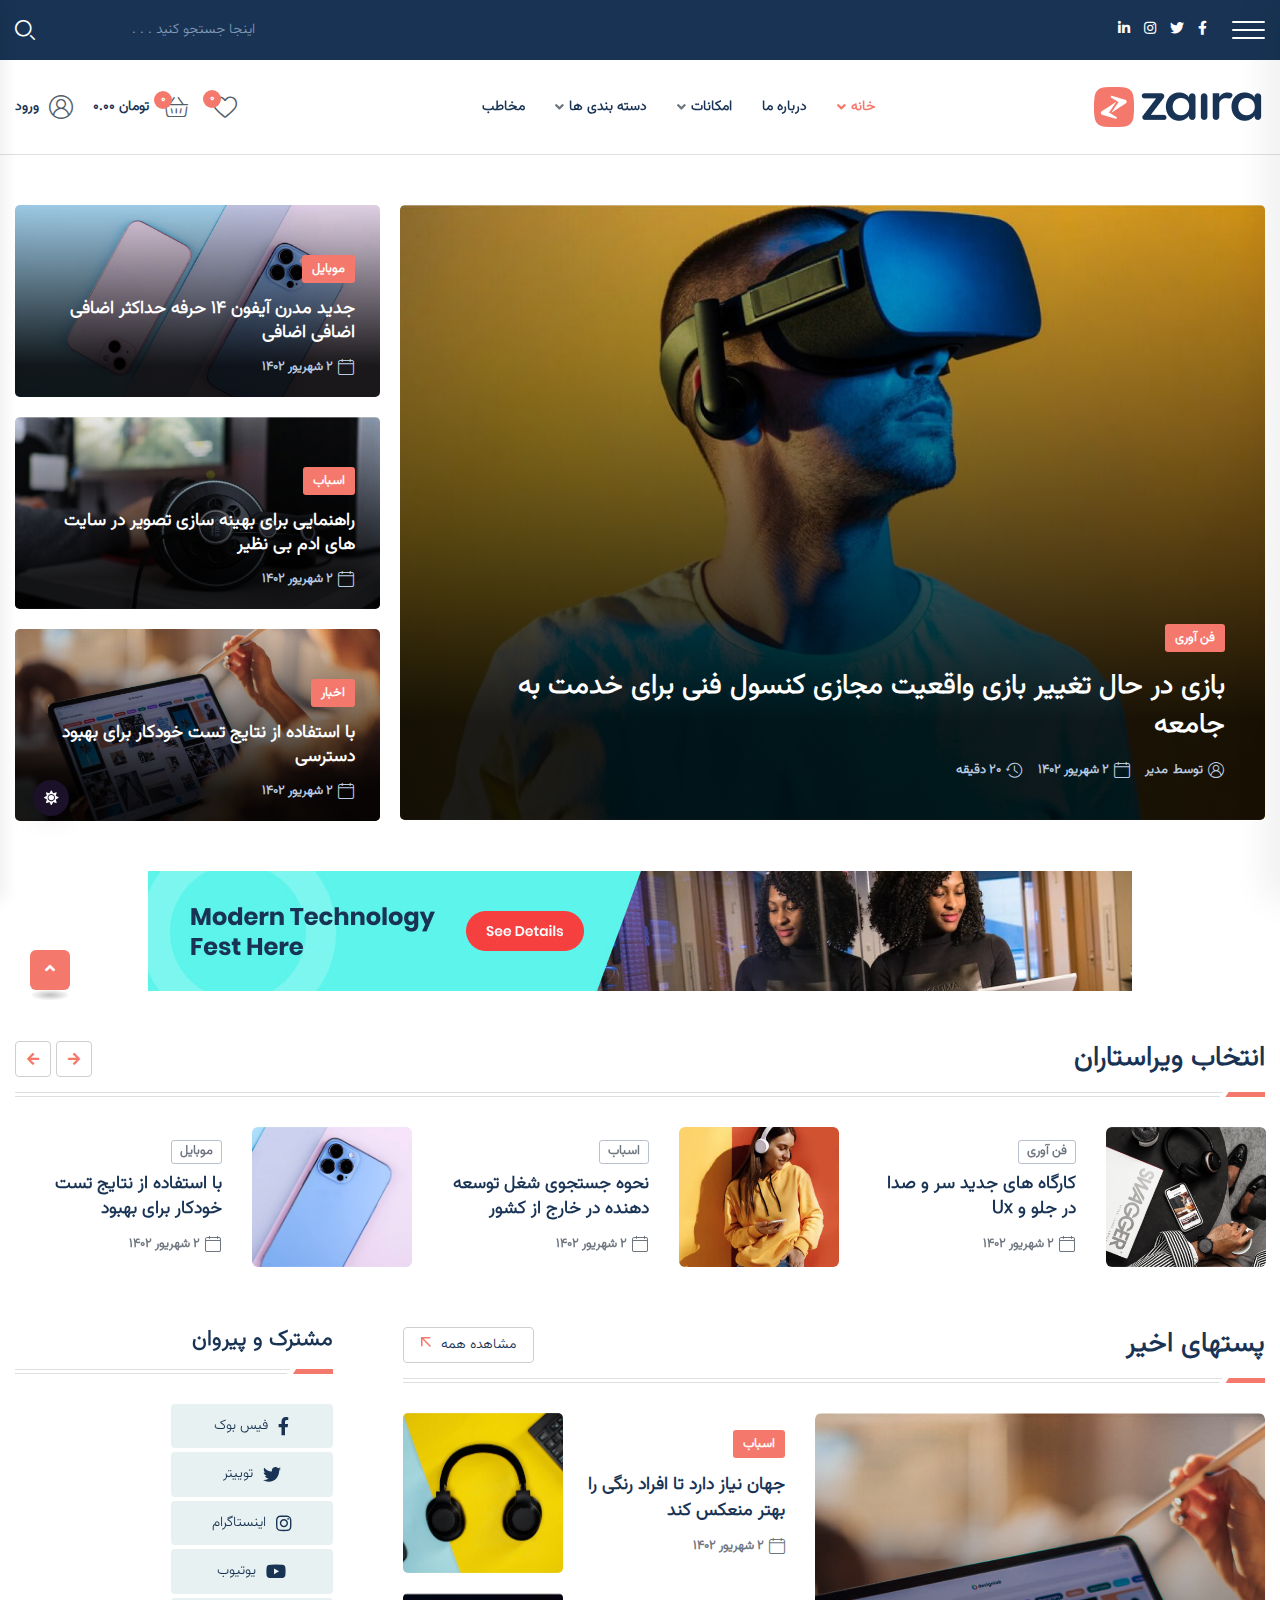
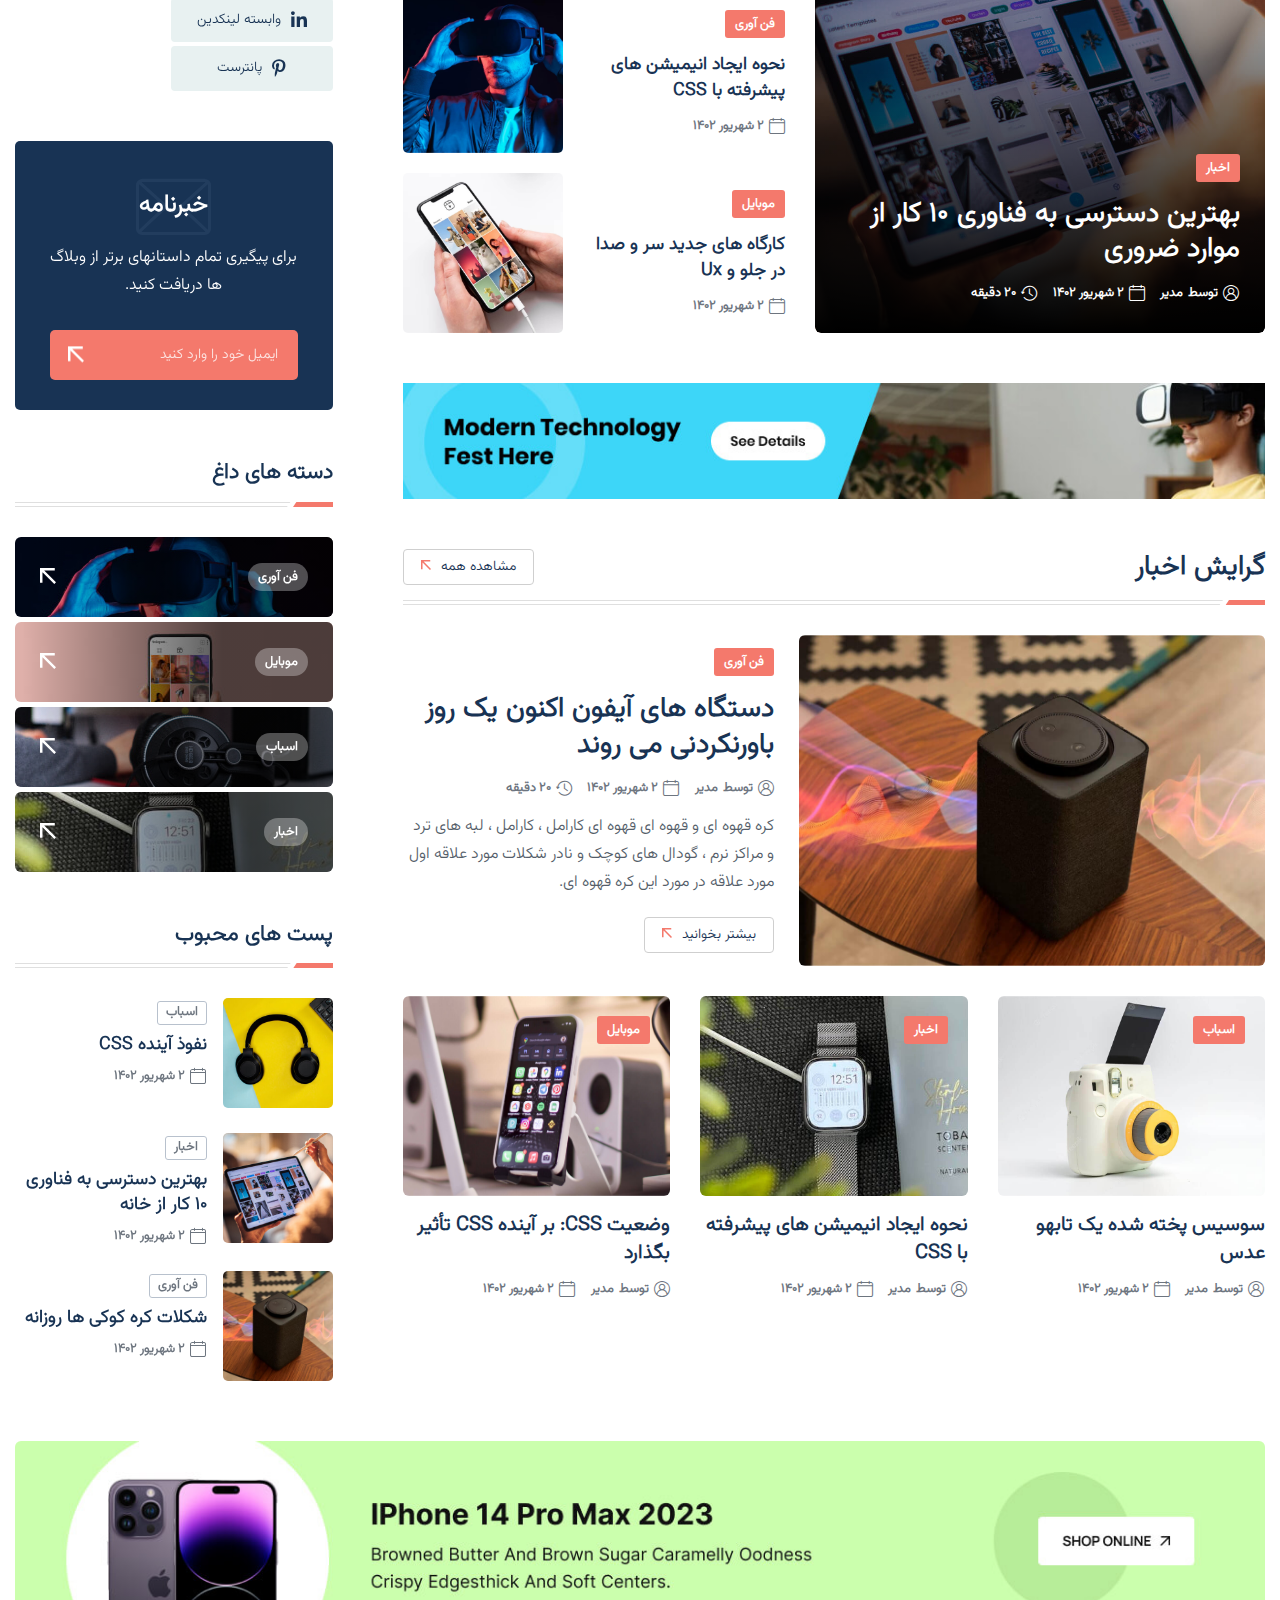
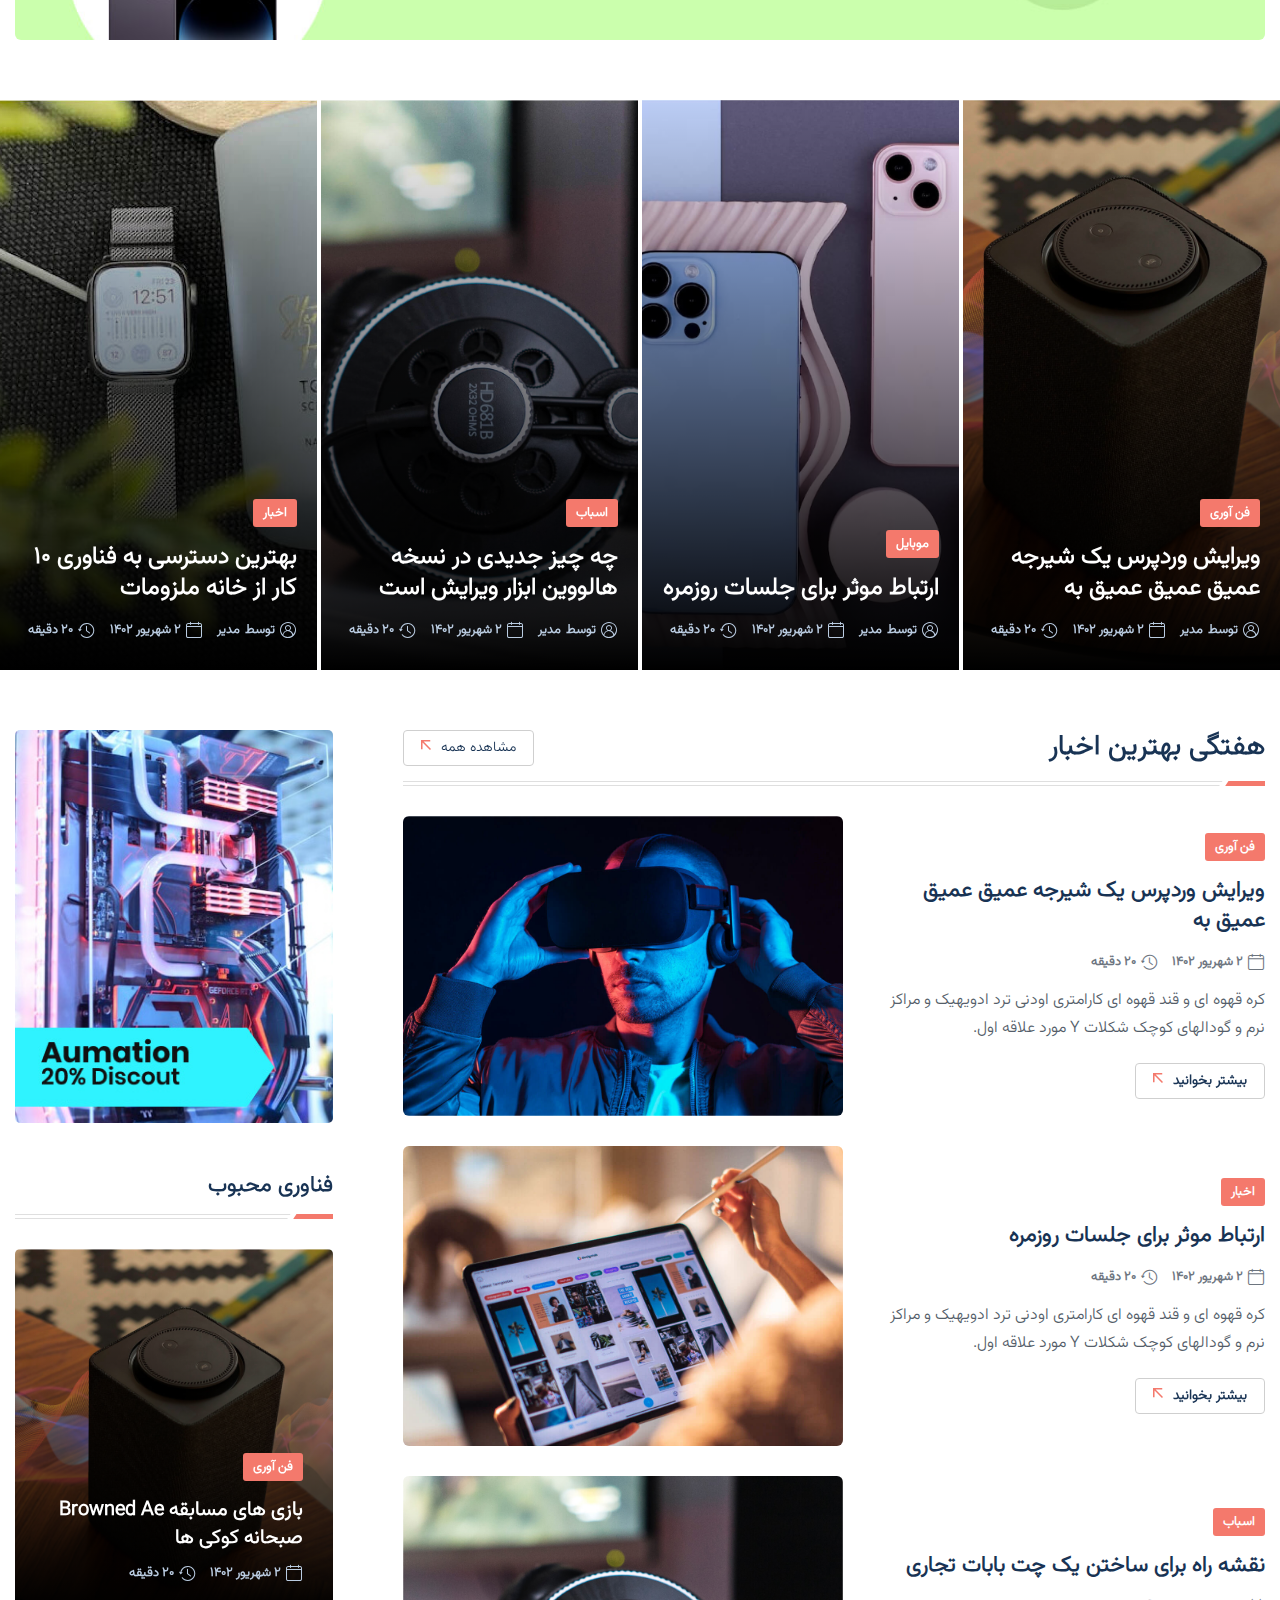
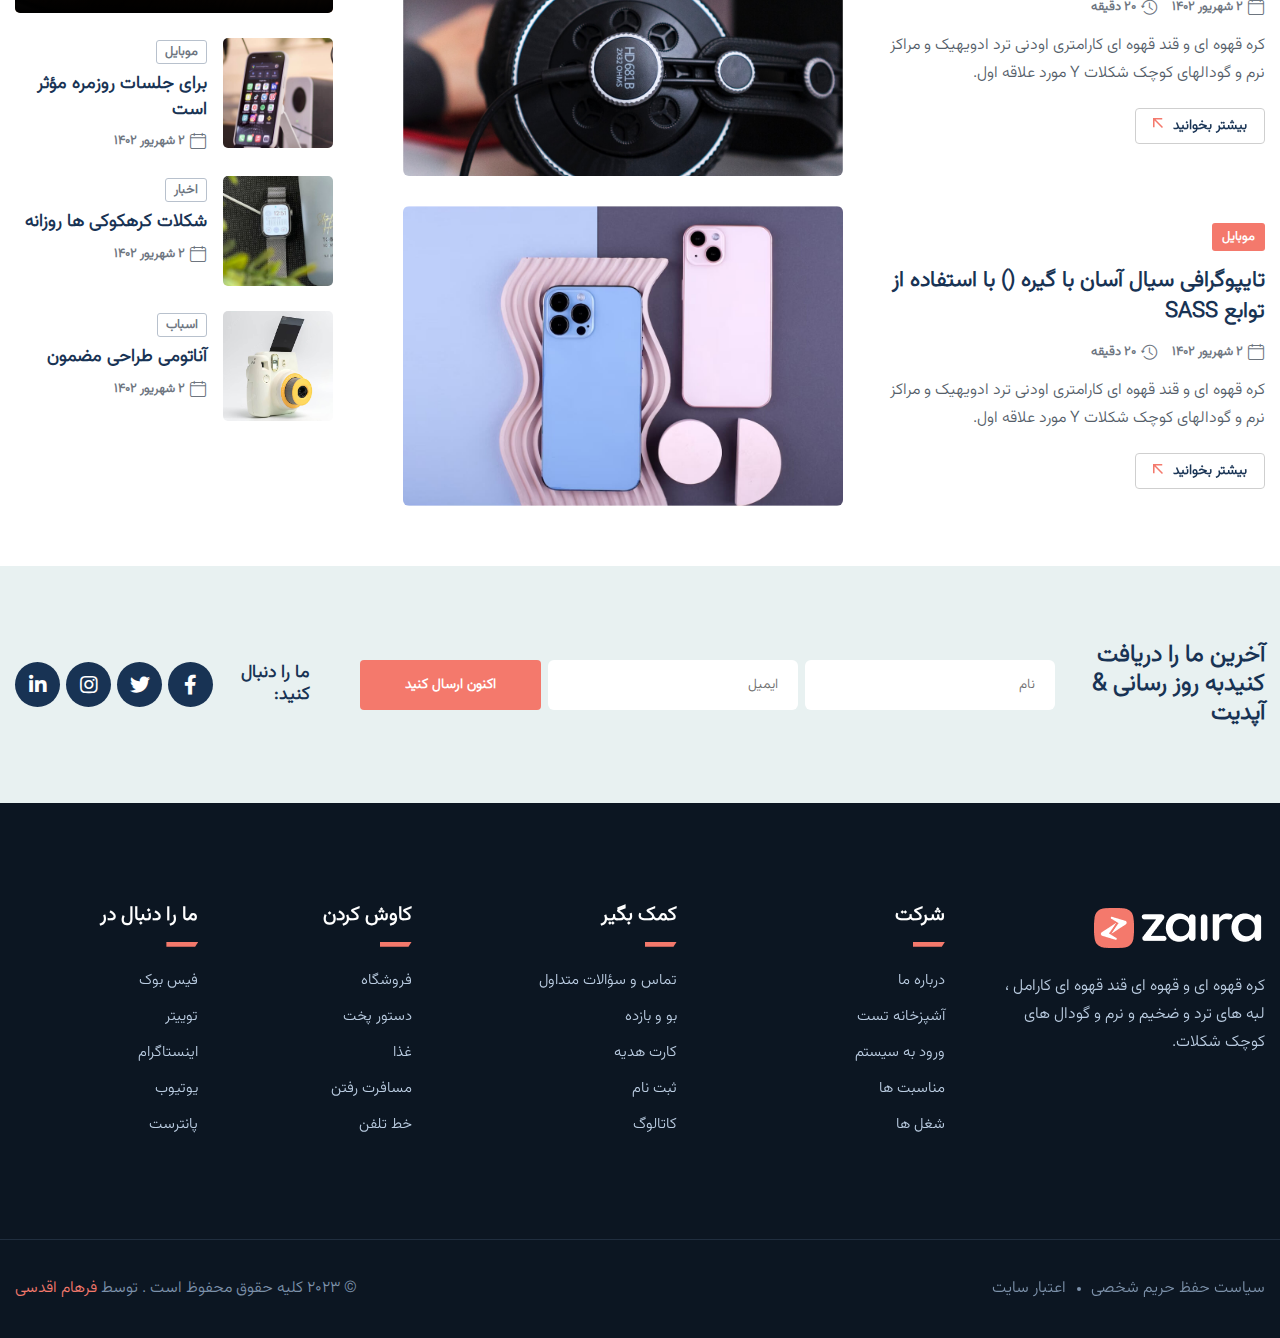
<file: index-3.html>
<!doctype html><html class="no-js" lang="fa">
<!-- Mirrored from zaira.fasitheme.ir/demos/index-3.html by HTTrack Website Copier/3.x [XR&CO'2014], Tue, 05 Dec 2023 14:32:30 GMT -->
<head><meta charset="utf-8"><meta http-equiv="x-ua-compatible" content="ie=edge"><title>Zaira - قالب HTML خبری و مجله </title><meta name="description" content="Zaira - قالب HTML خبری و مجله "><meta name="viewport" content="width=device-width, initial-scale=1"><link rel="shortcut icon" type="image/x-icon" href="assets/img/favicon.png"><link rel="stylesheet" href="assets/css/bootstrap.min.css"><link rel="stylesheet" href="assets/css/animate.min.css"><link rel="stylesheet" href="assets/css/magnific-popup.css"><link rel="stylesheet" href="assets/css/fontawesome-all.min.css"><link rel="stylesheet" href="assets/css/flaticon.css"><link rel="stylesheet" href="assets/css/slick.css"><link rel="stylesheet" href="assets/css/swiper-bundle.css"><link rel="stylesheet" href="assets/css/default.css"><link rel="stylesheet" href="assets/css/style.css"><link rel="stylesheet" href="assets/css/responsive.css"></head><body><div id="preloader"><div class="loader-inner"><div id="loader"><h2 id="bg-loader">زایرا<span>.</span></h2><h2 id="fg-loader">زایرا<span>.</span></h2></div></div></div><div class="darkmode-trigger"><label class="modeSwitch"><input type="checkbox"><span class="icon"></span></label></div><button class="scroll-top scroll-to-target" data-target="html"><i class="fas fa-angle-up"></i></button><header class="header-style-three"><div id="header-fixed-height"></div><div class="header-top-wrap-two"><div class="container"><div class="row align-items-center"><div class="col-lg-4"><div class="header-top-left"><div class="offcanvas-toggle"><a href="javascript:void(0)" class="menu-tigger-two"><span></span><span></span><span></span></a></div><div class="header-top-social"><ul class="list-wrap"><li><a href="index-3.html#"><i class="fab fa-facebook-f"></i></a></li><li><a href="index-3.html#"><i class="fab fa-twitter"></i></a></li><li><a href="index-3.html#"><i class="fab fa-instagram"></i></a></li><li><a href="index-3.html#"><i class="fab fa-linkedin-in"></i></a></li></ul></div></div></div><div class="col-lg-8"><div class="header-top-right"><div class="header-search-wrap header-search-wrap-two"><form action="https://zaira.fasitheme.ir/demos/index-3.html#"><input type="text" placeholder="اینجا جستجو کنید . . ."><button type="submit"><i class="flaticon-search"></i></button></form></div></div></div></div></div></div><div id="sticky-header" class="menu-area menu-style-three"><div class="container"><div class="row"><div class="col-12"><div class="menu-wrap"><nav class="menu-nav"><div class="logo"><a href="index.html"><img src="assets/img/logo/logo.png" alt=""></a></div><div class="logo d-none"><a href="index.html"><img src="assets/img/logo/w_logo.png" alt=""></a></div><div class="navbar-wrap main-menu d-none d-lg-flex"><ul class="navigation"><li class="active menu-item-has-children"><a href="index-3.html#">خانه</a><ul class="sub-menu"><li><a href="index.html">خانه 01 - پیش فرض</a></li><li><a href="index-2.html">خانه 02 - بازی</a></li><li class="active"><a href="index-3.html">خانه 03 - فن آوری</a></li><li><a href="index-4.html">خانه 04 - مسافرت رفتن</a></li><li><a href="index-5.html">خانه 05 - رمز</a></li><li><a href="index-6.html">خانه 06 - روزنامه</a></li></ul></li><li><a href="about.html">درباره ما</a></li><li class="menu-item-has-children"><a href="index-3.html#">امکانات</a><ul class="sub-menu"><li class="menu-item-has-children"><a href="index-3.html#">یک پست چیدمان </a><ul class="sub-menu"><li><a href="blog-details.html">یک پست 01</a></li><li><a href="blog-details-two.html">یک پست 02</a></li></ul></li><li><a href="author.html">جزئیات نویسنده</a></li></ul></li><li class="menu-item-has-children"><a href="index-3.html#">دسته بندی ها</a><ul class="sub-menu"><li><a href="blog.html">وبلاگ پیش فرض</a></li><li><a href="blog-2.html">وبلاگ چیدمان 02</a></li><li><a href="blog-3.html">وبلاگ چیدمان 03</a></li></ul></li><li><a href="contact.html">مخاطب</a></li></ul></div><div class="header-action d-none d-md-block"><ul class="list-wrap"><li class="header-wishlist"><a href="index-3.html#"><i class="flaticon-heart"></i><span>0</span></a></li><li class="header-cart"><a href="index-3.html#"><i class="flaticon-basket"></i><span>0</span></a><strong>تومان 0.00</strong></li><li class="header-sine-in"><a href="contact.html"><i class="flaticon-user"></i>ورود</a></li></ul></div><div class="mobile-nav-toggler"><i class="fas fa-bars"></i></div></nav></div><div class="mobile-menu"><nav class="menu-box"><div class="close-btn"><i class="fas fa-times"></i></div><div class="nav-logo"><a href="index.html"><img src="assets/img/logo/logo.png" alt="لوگو"></a></div><div class="nav-logo d-none"><a href="index.html"><img src="assets/img/logo/w_logo.png" alt="لوگو"></a></div><div class="mobile-search"><form action="https://zaira.fasitheme.ir/demos/index-3.html#"><input type="text" placeholder="اینجا جستجو کنید..."><button><i class="flaticon-search"></i></button></form></div><div class="menu-outer"></div><div class="social-links"><ul class="clearfix list-wrap"><li><a href="index-3.html#"><i class="fab fa-facebook-f"></i></a></li><li><a href="index-3.html#"><i class="fab fa-twitter"></i></a></li><li><a href="index-3.html#"><i class="fab fa-instagram"></i></a></li><li><a href="index-3.html#"><i class="fab fa-linkedin-in"></i></a></li><li><a href="index-3.html#"><i class="fab fa-youtube"></i></a></li></ul></div></nav></div><div class="menu-backdrop"></div></div></div></div></div><div class="offCanvas-wrap"><div class="offCanvas-body"><div class="offCanvas-toggle"><span></span><span></span></div><div class="offCanvas-content"><div class="offCanvas-logo logo"><a href="index.html" class="logo-dark"><img src="assets/img/logo/logo.png" alt="لوگو"></a><a href="index.html" class="logo-light"><img src="assets/img/logo/w_logo.png" alt="لوگو"></a></div><p>استدلال به نفع استفاده از متن پرکننده چیزی شبیه به این است: اگر در هر زمان که به آن برسید ، از هرگونه محتوای واقعی در فرآیند مشاوره استفاده می کنید.</p><ul class="offCanvas-instagram list-wrap"><li><a href="assets/img/blog/hr_post01.jpg" class="popup-image"><img src="assets/img/blog/hr_post01.jpg" alt="تصویر"></a></li><li><a href="assets/img/blog/hr_post02.jpg" class="popup-image"><img src="assets/img/blog/hr_post02.jpg" alt="تصویر"></a></li><li><a href="assets/img/blog/hr_post03.jpg" class="popup-image"><img src="assets/img/blog/hr_post03.jpg" alt="تصویر"></a></li><li><a href="assets/img/blog/hr_post04.jpg" class="popup-image"><img src="assets/img/blog/hr_post04.jpg" alt="تصویر"></a></li><li><a href="assets/img/blog/hr_post05.jpg" class="popup-image"><img src="assets/img/blog/hr_post05.jpg" alt="تصویر"></a></li><li><a href="assets/img/blog/hr_post06.jpg" class="popup-image"><img src="assets/img/blog/hr_post06.jpg" alt="تصویر"></a></li></ul></div><div class="offCanvas-contact"><h4 class="title">در تماس باشید</h4><ul class="offCanvas-contact-list list-wrap"><li><i class="fas fa-envelope-open"></i><a href="mailto:info@webmail.com">info@webmail.com</a></li><li><i class="fas fa-phone"></i><a href="tel:88899988877">888 999 888 77</a></li><li><i class="fas fa-map-marker-alt"></i> 12/A, اخبار, ان وای سی</li></ul><ul class="offCanvas-social list-wrap"><li><a href="index-3.html#"><i class="fab fa-facebook-f"></i></a></li><li><a href="index-3.html#"><i class="fab fa-twitter"></i></a></li><li><a href="index-3.html#"><i class="fab fa-linkedin-in"></i></a></li><li><a href="index-3.html#"><i class="fab fa-youtube"></i></a></li></ul></div></div></div><div class="offCanvas-overlay"></div></header><main><section class="banner-post-area-two pt-50 pb-30"><div class="container"><div class="banner-post-inner"><div class="row"><div class="col-70"><div class="banner-post-two big-post"><div class="banner-post-thumb-two"><a href="blog-details.html"><img src="assets/img/blog/t_banner_post01.jpg" alt=""></a></div><div class="banner-post-content-two"><a href="blog.html" class="post-tag">فن آوری</a><h2 class="post-title bold-underline"><a href="blog-details.html">بازی در حال تغییر بازی واقعیت مجازی کنسول فنی برای خدمت به جامعه</a></h2><div class="blog-post-meta white-blog-meta"><ul class="list-wrap"><li><i class="flaticon-user"></i>توسط<a href="author.html">مدیر</a></li><li><i class="flaticon-calendar"></i>2 شهریور 1402</li><li><i class="flaticon-history"></i>20 دقیقه</li></ul></div></div></div></div><div class="col-30"><div class="banner-post-two small-post"><div class="banner-post-thumb-two"><a href="blog-details.html"><img src="assets/img/blog/t_banner_post02.jpg" alt=""></a></div><div class="banner-post-content-two"><a href="blog.html" class="post-tag">موبایل</a><h2 class="post-title"><a href="blog-details.html">جدید مدرن آیفون 14 حرفه حداکثر اضافی اضافی اضافی</a></h2><div class="blog-post-meta white-blog-meta"><ul class="list-wrap"><li><i class="flaticon-calendar"></i>2 شهریور 1402</li></ul></div></div></div><div class="banner-post-two small-post"><div class="banner-post-thumb-two"><a href="blog-details.html"><img src="assets/img/blog/t_banner_post03.jpg" alt=""></a></div><div class="banner-post-content-two"><a href="blog.html" class="post-tag">اسباب</a><h2 class="post-title"><a href="blog-details.html">راهنمایی برای بهینه سازی تصویر در سایت های ادم بی نظیر</a></h2><div class="blog-post-meta white-blog-meta"><ul class="list-wrap"><li><i class="flaticon-calendar"></i>2 شهریور 1402</li></ul></div></div></div><div class="banner-post-two small-post"><div class="banner-post-thumb-two"><a href="blog-details.html"><img src="assets/img/blog/t_banner_post04.jpg" alt=""></a></div><div class="banner-post-content-two"><a href="blog.html" class="post-tag">اخبار</a><h2 class="post-title"><a href="blog-details.html">با استفاده از نتایج تست خودکار برای بهبود دسترسی</a></h2><div class="blog-post-meta white-blog-meta"><ul class="list-wrap"><li><i class="flaticon-calendar"></i>2 شهریور 1402</li></ul></div></div></div></div></div></div></div></section><div class="ad-banner-area"><div class="container"><div class="ad-banner-img ad-banner-img-two text-center"><a href="index-3.html#"><img src="assets/img/images/advertisement05.jpg" alt=""></a></div></div></div><section class="editor-post-area pt-50"><div class="container"><div class="row"><div class="col-lg-12"><div class="section-title-wrap mb-30"><div class="section-title"><h2 class="title">انتخاب ویراستاران</h2></div><div class="editor-nav"></div><div class="section-title-line"></div></div></div></div><div class="editor-post-wrap swprtl"><div class="row editor-post-active"><div class="col-lg-4"><div class="editor-post-item"><div class="editor-post-thumb"><a href="blog-details.html"><img src="assets/img/blog/editor_img01.jpg" alt=""></a></div><div class="editor-post-content"><a href="blog.html" class="post-tag-two">موبایل</a><h2 class="post-title"><a href="blog-details.html">با استفاده از نتایج تست خودکار برای بهبود</a></h2><div class="blog-post-meta"><ul class="list-wrap"><li><i class="flaticon-calendar"></i>2 شهریور 1402</li></ul></div></div></div></div><div class="col-lg-4"><div class="editor-post-item"><div class="editor-post-thumb"><a href="blog-details.html"><img src="assets/img/blog/editor_img02.jpg" alt=""></a></div><div class="editor-post-content"><a href="blog.html" class="post-tag-two">اسباب</a><h2 class="post-title"><a href="blog-details.html">نحوه جستجوی شغل توسعه دهنده در خارج از کشور</a></h2><div class="blog-post-meta"><ul class="list-wrap"><li><i class="flaticon-calendar"></i>2 شهریور 1402</li></ul></div></div></div></div><div class="col-lg-4"><div class="editor-post-item"><div class="editor-post-thumb"><a href="blog-details.html"><img src="assets/img/blog/editor_img03.jpg" alt=""></a></div><div class="editor-post-content"><a href="blog.html" class="post-tag-two">فن آوری</a><h2 class="post-title"><a href="blog-details.html">کارگاه های جدید سر و صدا در جلو و ux</a></h2><div class="blog-post-meta"><ul class="list-wrap"><li><i class="flaticon-calendar"></i>2 شهریور 1402</li></ul></div></div></div></div><div class="col-lg-4"><div class="editor-post-item"><div class="editor-post-thumb"><a href="blog-details.html"><img src="assets/img/blog/editor_img02.jpg" alt=""></a></div><div class="editor-post-content"><a href="blog.html" class="post-tag-two">اسباب</a><h2 class="post-title"><a href="blog-details.html">نحوه جستجوی شغل توسعه دهنده در خارج از کشور</a></h2><div class="blog-post-meta"><ul class="list-wrap"><li><i class="flaticon-calendar"></i>2 شهریور 1402</li></ul></div></div></div></div></div></div></div></section><section class="trending-post-area pt-60 pb-60"><div class="container"><div class="trending-post-inner"><div class="row justify-content-center"><div class="col-70"><div class="recent-post-wrap"><div class="section-title-wrap mb-30"><div class="section-title"><h2 class="title">پستهای اخیر</h2></div><div class="view-all-btn"><a href="blog.html" class="link-btn">مشاهده همه<span class="svg-icon"><svg xmlns="http://www.w3.org/2000/svg" viewBox="0 0 10 10" fill="none"><path d="M1.07692 10L0 8.92308L7.38462 1.53846H0.769231V0H10V9.23077H8.46154V2.61538L1.07692 10Z" fill="currentColor" /><path d="M1.07692 10L0 8.92308L7.38462 1.53846H0.769231V0H10V9.23077H8.46154V2.61538L1.07692 10Z" fill="currentColor" /></svg></span></a></div><div class="section-title-line"></div></div><div class="row"><div class="col-54"><div class="overlay-post-two"><div class="overlay-post-thumb"><a href="blog-details.html"><img src="assets/img/blog/recent_post01.jpg" alt=""></a></div><div class="overlay-post-content"><a href="blog.html" class="post-tag">اخبار</a><h2 class="post-title"><a href="blog-details.html">بهترین دسترسی به فناوری 10 کار از موارد ضروری</a></h2><div class="blog-post-meta white-blog-meta"><ul class="list-wrap"><li><i class="flaticon-user"></i>توسط<a href="author.html">مدیر</a></li><li><i class="flaticon-calendar"></i>2 شهریور 1402</li><li><i class="flaticon-history"></i>20 دقیقه</li></ul></div></div></div></div><div class="col-46"><div class="horizontal-post-two"><div class="horizontal-post-thumb"><a href="blog-details.html"><img src="assets/img/blog/recent_post02.jpg" alt=""></a></div><div class="horizontal-post-content"><a href="blog.html" class="post-tag">اسباب</a><h2 class="post-title"><a href="blog-details.html">جهان نیاز دارد تا افراد رنگی را بهتر منعکس کند</a></h2><div class="blog-post-meta"><ul class="list-wrap"><li><i class="flaticon-calendar"></i>2 شهریور 1402</li></ul></div></div></div><div class="horizontal-post-two"><div class="horizontal-post-thumb"><a href="blog-details.html"><img src="assets/img/blog/recent_post03.jpg" alt=""></a></div><div class="horizontal-post-content"><a href="blog.html" class="post-tag">فن آوری</a><h2 class="post-title"><a href="blog-details.html">نحوه ایجاد انیمیشن های پیشرفته با CSS</a></h2><div class="blog-post-meta"><ul class="list-wrap"><li><i class="flaticon-calendar"></i>2 شهریور 1402</li></ul></div></div></div><div class="horizontal-post-two"><div class="horizontal-post-thumb"><a href="blog-details.html"><img src="assets/img/blog/recent_post04.jpg" alt=""></a></div><div class="horizontal-post-content"><a href="blog.html" class="post-tag">موبایل</a><h2 class="post-title"><a href="blog-details.html">کارگاه های جدید سر و صدا در جلو و ux</a></h2><div class="blog-post-meta"><ul class="list-wrap"><li><i class="flaticon-calendar"></i>2 شهریور 1402</li></ul></div></div></div></div></div></div><div class="ad-banner-img ad-banner-img-two text-center"><a href="index-3.html#"><img src="assets/img/images/advertisement06.jpg" alt=""></a></div><div class="trending-post-wrap"><div class="section-title-wrap mb-30"><div class="section-title"><h2 class="title">گرایش اخبار</h2></div><div class="view-all-btn"><a href="blog.html" class="link-btn">مشاهده همه<span class="svg-icon"><svg xmlns="http://www.w3.org/2000/svg" viewBox="0 0 10 10" fill="none"><path d="M1.07692 10L0 8.92308L7.38462 1.53846H0.769231V0H10V9.23077H8.46154V2.61538L1.07692 10Z" fill="currentColor" /><path d="M1.07692 10L0 8.92308L7.38462 1.53846H0.769231V0H10V9.23077H8.46154V2.61538L1.07692 10Z" fill="currentColor" /></svg></span></a></div><div class="section-title-line"></div></div><div class="row justify-content-center"><div class="col-lg-12"><div class="trending-post"><div class="trending-post-thumb"><a href="blog-details.html"><img src="assets/img/blog/trending_post01.jpg" alt=""></a></div><div class="trending-post-content"><a href="blog.html" class="post-tag">فن آوری</a><h2 class="post-title bold-underline"><a href="blog-details.html">دستگاه های آیفون اکنون یک روز باورنکردنی می روند</a></h2><div class="blog-post-meta"><ul class="list-wrap"><li><i class="flaticon-user"></i>توسط<a href="author.html">مدیر</a></li><li><i class="flaticon-calendar"></i>2 شهریور 1402</li><li><i class="flaticon-history"></i>20 دقیقه</li></ul></div><p>کره قهوه ای و قهوه ای قهوه ای کارامل ، کارامل ، لبه های ترد و مراکز نرم ، گودال های کوچک و نادر شکلات مورد علاقه اول مورد علاقه در مورد این کره قهوه ای.</p><div class="view-all-btn"><a href="blog-details.html" class="link-btn">بیشتر بخوانید<span class="svg-icon"><svg xmlns="http://www.w3.org/2000/svg" viewBox="0 0 10 10" fill="none"><path d="M1.07692 10L0 8.92308L7.38462 1.53846H0.769231V0H10V9.23077H8.46154V2.61538L1.07692 10Z" fill="currentColor" /><path d="M1.07692 10L0 8.92308L7.38462 1.53846H0.769231V0H10V9.23077H8.46154V2.61538L1.07692 10Z" fill="currentColor" /></svg></span></a></div></div></div></div><div class="col-lg-4 col-md-6"><div class="trending-post-two"><div class="trending-post-thumb-two"><a href="blog-details.html"><img src="assets/img/blog/trending_post02.jpg" alt=""></a><a href="blog.html" class="post-tag">اسباب</a></div><div class="trending-post-content-two"><h2 class="post-title"><a href="blog-details.html">سوسیس پخته شده یک تابهو عدس</a></h2><div class="blog-post-meta"><ul class="list-wrap"><li><i class="flaticon-user"></i>توسط<a href="author.html">مدیر</a></li><li><i class="flaticon-calendar"></i>2 شهریور 1402</li></ul></div></div></div></div><div class="col-lg-4 col-md-6"><div class="trending-post-two"><div class="trending-post-thumb-two"><a href="blog-details.html"><img src="assets/img/blog/trending_post03.jpg" alt=""></a><a href="blog.html" class="post-tag">اخبار</a></div><div class="trending-post-content-two"><h2 class="post-title"><a href="blog-details.html">نحوه ایجاد انیمیشن های پیشرفته با CSS</a></h2><div class="blog-post-meta"><ul class="list-wrap"><li><i class="flaticon-user"></i>توسط<a href="author.html">مدیر</a></li><li><i class="flaticon-calendar"></i>2 شهریور 1402</li></ul></div></div></div></div><div class="col-lg-4 col-md-6"><div class="trending-post-two"><div class="trending-post-thumb-two"><a href="blog-details.html"><img src="assets/img/blog/trending_post04.jpg" alt=""></a><a href="blog.html" class="post-tag">موبایل</a></div><div class="trending-post-content-two"><h2 class="post-title"><a href="blog-details.html">وضعیت CSS: بر آینده CSS تأثیر بگذارد</a></h2><div class="blog-post-meta"><ul class="list-wrap"><li><i class="flaticon-user"></i>توسط<a href="author.html">مدیر</a></li><li><i class="flaticon-calendar"></i>2 شهریور 1402</li></ul></div></div></div></div></div></div></div><div class="col-30"><div class="sidebar-wrap"><div class="sidebar-widget sidebar-widget-two"><div class="widget-title mb-30"><h6 class="title">مشترک و پیروان</h6><div class="section-title-line"></div></div><div class="sidebar-social-wrap"><ul class="list-wrap"><li><a href="index-3.html#"><i class="fab fa-facebook-f"></i>فیس بوک</a></li><li><a href="index-3.html#"><i class="fab fa-twitter"></i>توییتر</a></li><li><a href="index-3.html#"><i class="fab fa-instagram"></i>اینستاگرام</a></li><li><a href="index-3.html#"><i class="fab fa-youtube"></i>یوتیوب</a></li><li><a href="index-3.html#"><i class="fab fa-linkedin-in"></i>وابسته لینکدین</a></li><li><a href="index-3.html#"><i class="fab fa-pinterest-p"></i>پانترست</a></li></ul></div></div><div class="sidebar-widget sidebar-widget-two"><div class="sidebar-newsletter"><div class="icon"><i class="flaticon-envelope"></i></div><h4 class="title">خبرنامه</h4><p>برای پیگیری تمام داستانهای برتر از وبلاگ ها دریافت کنید.</p><div class="sidebar-newsletter-form"><form action="https://zaira.fasitheme.ir/demos/index-3.html#"><input type="text" placeholder="ایمیل خود را وارد کنید"><button type="submit"><svg class="btn-submit" xmlns="http://www.w3.org/2000/svg" viewBox="0 0 16 16" fill="none"><path d="M1.72308 16L0 14.2769L11.8154 2.46154H1.23077V0H16V14.7692H13.5385V4.18462L1.72308 16Z" fill="currentcolor" /></svg></button></form></div></div></div><div class="sidebar-widget sidebar-widget-two"><div class="widget-title mb-30"><h6 class="title">دسته های داغ</h6><div class="section-title-line"></div></div><div class="sidebar-categories"><ul class="list-wrap"><li><a href="blog.html" data-background="assets/img/images/t_cat_img01.jpg"><span class="post-tag post-tag-three">فن آوری</span><span class="right-arrow"><svg xmlns="http://www.w3.org/2000/svg" viewBox="0 0 16 16" fill="none"><path d="M1.72308 16L0 14.2769L11.8154 2.46154H1.23077V0H16V14.7692H13.5385V4.18462L1.72308 16Z" fill="currentcolor"></path><path d="M1.72308 16L0 14.2769L11.8154 2.46154H1.23077V0H16V14.7692H13.5385V4.18462L1.72308 16Z" fill="currentcolor"></path></svg></span></a></li><li><a href="blog.html" data-background="assets/img/images/t_cat_img02.jpg"><span class="post-tag post-tag-three">موبایل</span><span class="right-arrow"><svg xmlns="http://www.w3.org/2000/svg" viewBox="0 0 16 16" fill="none"><path d="M1.72308 16L0 14.2769L11.8154 2.46154H1.23077V0H16V14.7692H13.5385V4.18462L1.72308 16Z" fill="currentcolor"></path><path d="M1.72308 16L0 14.2769L11.8154 2.46154H1.23077V0H16V14.7692H13.5385V4.18462L1.72308 16Z" fill="currentcolor"></path></svg></span></a></li><li><a href="blog.html" data-background="assets/img/images/t_cat_img03.jpg"><span class="post-tag post-tag-three">اسباب</span><span class="right-arrow"><svg xmlns="http://www.w3.org/2000/svg" viewBox="0 0 16 16" fill="none"><path d="M1.72308 16L0 14.2769L11.8154 2.46154H1.23077V0H16V14.7692H13.5385V4.18462L1.72308 16Z" fill="currentcolor"></path><path d="M1.72308 16L0 14.2769L11.8154 2.46154H1.23077V0H16V14.7692H13.5385V4.18462L1.72308 16Z" fill="currentcolor"></path></svg></span></a></li><li><a href="blog.html" data-background="assets/img/images/t_cat_img04.jpg"><span class="post-tag post-tag-three">اخبار</span><span class="right-arrow"><svg xmlns="http://www.w3.org/2000/svg" viewBox="0 0 16 16" fill="none"><path d="M1.72308 16L0 14.2769L11.8154 2.46154H1.23077V0H16V14.7692H13.5385V4.18462L1.72308 16Z" fill="currentcolor"></path><path d="M1.72308 16L0 14.2769L11.8154 2.46154H1.23077V0H16V14.7692H13.5385V4.18462L1.72308 16Z" fill="currentcolor"></path></svg></span></a></li></ul></div></div><div class="sidebar-widget sidebar-widget-two"><div class="widget-title mb-30"><h6 class="title">پست های محبوب</h6><div class="section-title-line"></div></div><div class="popular-post"><div class="thumb"><a href="blog-details.html"><img src="assets/img/blog/t_popular_post01.jpg" alt=""></a></div><div class="content"><a href="blog.html" class="post-tag-two">اسباب</a><h2 class="post-title"><a href="blog-details.html">نفوذ
آینده CSS</a></h2><div class="blog-post-meta"><ul class="list-wrap"><li><i class="flaticon-calendar"></i>2 شهریور 1402</li></ul></div></div></div><div class="popular-post"><div class="thumb"><a href="blog-details.html"><img src="assets/img/blog/t_popular_post02.jpg" alt=""></a></div><div class="content"><a href="blog.html" class="post-tag-two">اخبار</a><h2 class="post-title"><a href="blog-details.html">بهترین دسترسی به فناوری 10 کار از خانه</a></h2><div class="blog-post-meta"><ul class="list-wrap"><li><i class="flaticon-calendar"></i>2 شهریور 1402</li></ul></div></div></div><div class="popular-post"><div class="thumb"><a href="blog-details.html"><img src="assets/img/blog/t_popular_post03.jpg" alt=""></a></div><div class="content"><a href="blog.html" class="post-tag-two">فن آوری</a><h2 class="post-title"><a href="blog-details.html">شکلات کره
کوکی ها روزانه</a></h2><div class="blog-post-meta"><ul class="list-wrap"><li><i class="flaticon-calendar"></i>2 شهریور 1402</li></ul></div></div></div></div></div></div></div></div></div></section><div class="ad-banner-area pb-60"><div class="container"><div class="ad-banner-img"><a href="index-3.html#"><img src="assets/img/images/advertisement07.jpg" alt=""></a></div></div></div><section class="overlay-post-area fix swprtl"><div class="container-fluid p-0"><div class="overlay-post-item-wrap"><div class="row overlay-post-active"><div class="col-lg-3"><div class="overlay-post-three"><div class="overlay-post-thumb-three"><a href="blog-details.html"><img src="assets/img/blog/t_overlay_post01.jpg" alt=""></a></div><div class="overlay-post-content-three"><a href="blog.html" class="post-tag">اخبار</a><h2 class="post-title bold-underline"><a href="blog-details.html">بهترین دسترسی به فناوری 10 کار از خانه
ملزومات</a></h2><div class="blog-post-meta white-blog-meta"><ul class="list-wrap"><li><i class="flaticon-user"></i>توسط<a href="author.html">مدیر</a></li><li><i class="flaticon-calendar"></i>2 شهریور 1402</li><li><i class="flaticon-history"></i>20 دقیقه</li></ul></div></div></div></div><div class="col-lg-3"><div class="overlay-post-three"><div class="overlay-post-thumb-three"><a href="blog-details.html"><img src="assets/img/blog/t_overlay_post02.jpg" alt=""></a></div><div class="overlay-post-content-three"><a href="blog.html" class="post-tag">اسباب</a><h2 class="post-title bold-underline"><a href="blog-details.html">چه چیز جدیدی در نسخه هالووین Dev Too LS است</a></h2><div class="blog-post-meta white-blog-meta"><ul class="list-wrap"><li><i class="flaticon-user"></i>توسط<a href="author.html">مدیر</a></li><li><i class="flaticon-calendar"></i>2 شهریور 1402</li><li><i class="flaticon-history"></i>20 دقیقه</li></ul></div></div></div></div><div class="col-lg-3"><div class="overlay-post-three"><div class="overlay-post-thumb-three"><a href="blog-details.html"><img src="assets/img/blog/t_overlay_post03.jpg" alt=""></a></div><div class="overlay-post-content-three"><a href="blog.html" class="post-tag">فن آوری</a><h2 class="post-title bold-underline"><a href="blog-details.html">ویرایش وردپرس یک شیرجه عمیق عمیق عمیق به</a></h2><div class="blog-post-meta white-blog-meta"><ul class="list-wrap"><li><i class="flaticon-user"></i>توسط<a href="author.html">مدیر</a></li><li><i class="flaticon-calendar"></i>2 شهریور 1402</li><li><i class="flaticon-history"></i>20 دقیقه</li></ul></div></div></div></div><div class="col-lg-3"><div class="overlay-post-three"><div class="overlay-post-thumb-three"><a href="blog-details.html"><img src="assets/img/blog/t_overlay_post04.jpg" alt=""></a></div><div class="overlay-post-content-three"><a href="blog.html" class="post-tag">موبایل</a><h2 class="post-title bold-underline"><a href="blog-details.html">ارتباط موثر برای جلسات روزمره</a></h2><div class="blog-post-meta white-blog-meta"><ul class="list-wrap"><li><i class="flaticon-user"></i>توسط<a href="author.html">مدیر</a></li><li><i class="flaticon-calendar"></i>2 شهریور 1402</li><li><i class="flaticon-history"></i>20 دقیقه</li></ul></div></div></div></div><div class="col-lg-3"><div class="overlay-post-three"><div class="overlay-post-thumb-three"><a href="blog-details.html"><img src="assets/img/blog/t_overlay_post02.jpg" alt=""></a></div><div class="overlay-post-content-three"><a href="blog.html" class="post-tag">اسباب</a><h2 class="post-title bold-underline"><a href="blog-details.html">چه چیز جدیدی در نسخه هالووین ابزار ویرایش است</a></h2><div class="blog-post-meta white-blog-meta"><ul class="list-wrap"><li><i class="flaticon-user"></i>توسط<a href="author.html">مدیر</a></li><li><i class="flaticon-calendar"></i>2 شهریور 1402</li><li><i class="flaticon-history"></i>20 دقیقه</li></ul></div></div></div></div></div></div></div></section><section class="weekly-post-area-two pt-60 pb-30"><div class="container"><div class="weekly-post-inner-wrap"><div class="row justify-content-center"><div class="col-70"><div class="section-title-wrap mb-30"><div class="section-title"><h2 class="title">هفتگی بهترین اخبار</h2></div><div class="view-all-btn"><a href="blog.html" class="link-btn">مشاهده همه<span class="svg-icon"><svg xmlns="http://www.w3.org/2000/svg" viewBox="0 0 10 10" fill="none"><path d="M1.07692 10L0 8.92308L7.38462 1.53846H0.769231V0H10V9.23077H8.46154V2.61538L1.07692 10Z" fill="currentColor" /><path d="M1.07692 10L0 8.92308L7.38462 1.53846H0.769231V0H10V9.23077H8.46154V2.61538L1.07692 10Z" fill="currentColor" /></svg></span></a></div><div class="section-title-line"></div></div><div class="weekly-post-item-wrap-two"><div class="weekly-post-item weekly-post-two"><div class="weekly-post-thumb"><a href="blog-details.html"><img src="assets/img/blog/t_weekly_post01.jpg" alt=""></a></div><div class="weekly-post-content"><a href="blog.html" class="post-tag">فن آوری</a><h2 class="post-title"><a href="blog-details.html">ویرایش وردپرس یک شیرجه عمیق عمیق عمیق به</a></h2><div class="blog-post-meta"><ul class="list-wrap"><li><i class="flaticon-calendar"></i>2 شهریور 1402</li><li><i class="flaticon-history"></i>20 دقیقه</li></ul></div><p>کره قهوه ای و قند قهوه ای کارامتری اودنی ترد ادویهیک و مراکز نرم و گودالهای کوچک شکلات y مورد علاقه اول.</p><div class="view-all-btn"><a href="blog-details.html" class="link-btn">بیشتر بخوانید<span class="svg-icon"><svg xmlns="http://www.w3.org/2000/svg" viewBox="0 0 10 10" fill="none"><path d="M1.07692 10L0 8.92308L7.38462 1.53846H0.769231V0H10V9.23077H8.46154V2.61538L1.07692 10Z" fill="currentColor" /><path d="M1.07692 10L0 8.92308L7.38462 1.53846H0.769231V0H10V9.23077H8.46154V2.61538L1.07692 10Z" fill="currentColor" /></svg></span></a></div></div></div><div class="weekly-post-item weekly-post-two"><div class="weekly-post-thumb"><a href="blog-details.html"><img src="assets/img/blog/t_weekly_post02.jpg" alt=""></a></div><div class="weekly-post-content"><a href="blog.html" class="post-tag">اخبار</a><h2 class="post-title"><a href="blog-details.html">ارتباط موثر برای جلسات روزمره</a></h2><div class="blog-post-meta"><ul class="list-wrap"><li><i class="flaticon-calendar"></i>2 شهریور 1402</li><li><i class="flaticon-history"></i>20 دقیقه</li></ul></div><p>کره قهوه ای و قند قهوه ای کارامتری اودنی ترد ادویهیک و مراکز نرم و گودالهای کوچک شکلات y مورد علاقه اول.</p><div class="view-all-btn"><a href="blog-details.html" class="link-btn">بیشتر بخوانید<span class="svg-icon"><svg xmlns="http://www.w3.org/2000/svg" viewBox="0 0 10 10" fill="none"><path d="M1.07692 10L0 8.92308L7.38462 1.53846H0.769231V0H10V9.23077H8.46154V2.61538L1.07692 10Z" fill="currentColor" /><path d="M1.07692 10L0 8.92308L7.38462 1.53846H0.769231V0H10V9.23077H8.46154V2.61538L1.07692 10Z" fill="currentColor" /></svg></span></a></div></div></div><div class="weekly-post-item weekly-post-two"><div class="weekly-post-thumb"><a href="blog-details.html"><img src="assets/img/blog/t_weekly_post03.jpg" alt=""></a></div><div class="weekly-post-content"><a href="blog.html" class="post-tag">اسباب</a><h2 class="post-title"><a href="blog-details.html">نقشه راه برای ساختن یک چت بابات تجاری</a></h2><div class="blog-post-meta"><ul class="list-wrap"><li><i class="flaticon-calendar"></i>2 شهریور 1402</li><li><i class="flaticon-history"></i>20 دقیقه</li></ul></div><p>کره قهوه ای و قند قهوه ای کارامتری اودنی ترد ادویهیک و مراکز نرم و گودالهای کوچک شکلات y مورد علاقه اول.</p><div class="view-all-btn"><a href="blog-details.html" class="link-btn">بیشتر بخوانید<span class="svg-icon"><svg xmlns="http://www.w3.org/2000/svg" viewBox="0 0 10 10" fill="none"><path d="M1.07692 10L0 8.92308L7.38462 1.53846H0.769231V0H10V9.23077H8.46154V2.61538L1.07692 10Z" fill="currentColor" /><path d="M1.07692 10L0 8.92308L7.38462 1.53846H0.769231V0H10V9.23077H8.46154V2.61538L1.07692 10Z" fill="currentColor" /></svg></span></a></div></div></div><div class="weekly-post-item weekly-post-two"><div class="weekly-post-thumb"><a href="blog-details.html"><img src="assets/img/blog/t_weekly_post04.jpg" alt=""></a></div><div class="weekly-post-content"><a href="blog.html" class="post-tag">موبایل</a><h2 class="post-title"><a href="blog-details.html">تایپوگرافی سیال آسان با گیره () با استفاده از توابع SASS</a></h2><div class="blog-post-meta"><ul class="list-wrap"><li><i class="flaticon-calendar"></i>2 شهریور 1402</li><li><i class="flaticon-history"></i>20 دقیقه</li></ul></div><p>کره قهوه ای و قند قهوه ای کارامتری اودنی ترد ادویهیک و مراکز نرم و گودالهای کوچک شکلات y مورد علاقه اول.</p><div class="view-all-btn"><a href="blog-details.html" class="link-btn">بیشتر بخوانید<span class="svg-icon"><svg xmlns="http://www.w3.org/2000/svg" viewBox="0 0 10 10" fill="none"><path d="M1.07692 10L0 8.92308L7.38462 1.53846H0.769231V0H10V9.23077H8.46154V2.61538L1.07692 10Z" fill="currentColor" /><path d="M1.07692 10L0 8.92308L7.38462 1.53846H0.769231V0H10V9.23077H8.46154V2.61538L1.07692 10Z" fill="currentColor" /></svg></span></a></div></div></div></div></div><div class="col-30"><div class="sidebar-wrap no-sticky"><div class="sidebar-widget sidebar-widget-two"><div class="sidebar-img"><a href="index-3.html#"><img src="assets/img/images/sidebar_img02.jpg" alt=""></a></div></div><div class="sidebar-widget sidebar-widget-two"><div class="widget-title mb-30"><h6 class="title">فناوری محبوب</h6><div class="section-title-line"></div></div><div class="sidebar-overlay-post"><div class="so-post-thumb"><a href="blog-details.html"><img src="assets/img/blog/so_post01.jpg" alt=""></a></div><div class="so-post-content"><a href="blog.html" class="post-tag">فن آوری</a><h4 class="post-title"><a href="blog-details.html">بازی های مسابقه Browned Ae
صبحانه کوکی ها</a></h4><div class="blog-post-meta white-blog-meta"><ul class="list-wrap"><li><i class="flaticon-calendar"></i>2 شهریور 1402</li><li><i class="flaticon-history"></i>20 دقیقه</li></ul></div></div></div><div class="popular-post"><div class="thumb"><a href="blog-details.html"><img src="assets/img/blog/t_popular_post04.jpg" alt=""></a></div><div class="content"><a href="blog.html" class="post-tag-two">موبایل</a><h2 class="post-title"><a href="blog-details.html">برای جلسات روزمره مؤثر است</a></h2><div class="blog-post-meta"><ul class="list-wrap"><li><i class="flaticon-calendar"></i>2 شهریور 1402</li></ul></div></div></div><div class="popular-post"><div class="thumb"><a href="blog-details.html"><img src="assets/img/blog/t_popular_post05.jpg" alt=""></a></div><div class="content"><a href="blog.html" class="post-tag-two">اخبار</a><h2 class="post-title"><a href="blog-details.html">شکلات کرهکوکی ها روزانه</a></h2><div class="blog-post-meta"><ul class="list-wrap"><li><i class="flaticon-calendar"></i>2 شهریور 1402</li></ul></div></div></div><div class="popular-post"><div class="thumb"><a href="blog-details.html"><img src="assets/img/blog/t_popular_post06.jpg" alt=""></a></div><div class="content"><a href="blog.html" class="post-tag-two">اسباب</a><h2 class="post-title"><a href="blog-details.html">آناتومی طراحی مضمون</a></h2><div class="blog-post-meta"><ul class="list-wrap"><li><i class="flaticon-calendar"></i>2 شهریور 1402</li></ul></div></div></div></div></div></div></div></div></div></section><section class="newsletter-area-three"><div class="container"><div class="row"><div class="col-lg-12"><div class="newsletter-wrap-three"><div class="newsletter-content"><h2 class="title">آخرین ما را دریافت کنیدبه روز رسانی & آپدیت</h2></div><div class="newsletter-form"><form action="https://zaira.fasitheme.ir/demos/index-3.html#"><div class="form-grp"><input type="text" placeholder="نام"></div><div class="form-grp"><input type="email" placeholder="ایمیل"></div><button type="submit" class="btn">اکنون ارسال کنید</button></form></div><div class="newsletter-social"><h4 class="title">ما را دنبال کنید:</h4><ul class="list-wrap"><li><a href="index-3.html#"><i class="fab fa-facebook-f"></i></a></li><li><a href="index-3.html#"><i class="fab fa-twitter"></i></a></li><li><a href="index-3.html#"><i class="fab fa-instagram"></i></a></li><li><a href="index-3.html#"><i class="fab fa-linkedin-in"></i></a></li></ul></div></div></div></div></div></section></main><footer><div class="footer-area"><div class="footer-top"><div class="container"><div class="row"><div class="col-lg-3 col-md-7"><div class="footer-widget"><div class="fw-logo"><a href="index.html"><img src="assets/img/logo/w_logo.png" alt=""></a></div><div class="footer-content"><p>کره قهوه ای و قهوه ای قند قهوه ای کارامل ، لبه های ترد و ضخیم و نرم و گودال های کوچک شکلات.</p></div></div></div><div class="col-lg-2 col-md-5 col-sm-6"><div class="footer-widget"><h4 class="fw-title">شرکت</h4><div class="footer-link-wrap"><ul class="list-wrap"><li><a href="about.html">درباره ما</a></li><li><a href="contact.html">آشپزخانه تست</a></li><li><a href="contact.html">ورود به سیستم</a></li><li><a href="contact.html">مناسبت ها</a></li><li><a href="contact.html">شغل ها</a></li></ul></div></div></div><div class="col-lg-3 col-md-4 col-sm-6"><div class="footer-widget"><h4 class="fw-title">کمک بگیر</h4><div class="footer-link-wrap"><ul class="list-wrap"><li><a href="contact.html">تماس و سؤالات متداول</a></li><li><a href="contact.html">بو و بازده</a></li><li><a href="contact.html">کارت هدیه</a></li><li><a href="contact.html">ثبت نام</a></li><li><a href="contact.html">کاتالوگ</a></li></ul></div></div></div><div class="col-lg-2 col-md-4 col-sm-6"><div class="footer-widget"><h4 class="fw-title">کاوش کردن</h4><div class="footer-link-wrap"><ul class="list-wrap"><li><a href="contact.html">فروشگاه</a></li><li><a href="contact.html">دستور پخت</a></li><li><a href="contact.html">غذا</a></li><li><a href="contact.html">مسافرت رفتن</a></li><li><a href="contact.html">خط تلفن</a></li></ul></div></div></div><div class="col-lg-2 col-md-4 col-sm-6"><div class="footer-widget"><h4 class="fw-title">ما را دنبال در</h4><div class="footer-link-wrap"><ul class="list-wrap"><li><a href="index-3.html#">فیس بوک</a></li><li><a href="index-3.html#">توییتر</a></li><li><a href="index-3.html#">اینستاگرام</a></li><li><a href="index-3.html#">یوتیوب</a></li><li><a href="index-3.html#">پانترست</a></li></ul></div></div></div></div></div></div><div class="footer-bottom"><div class="container"><div class="row"><div class="col-md-6"><div class="footer-bottom-menu"><ul class="list-wrap"><li><a href="contact.html">سیاست حفظ حریم شخصی</a></li><li><a href="contact.html">اعتبار سایت</a></li></ul></div></div><div class="col-md-6"><div class="copyright-text"><p>© 2023 کلیه حقوق محفوظ است . توسط <a href="https://www.rtl-theme.com/author/farhamaghdasi/products/">فرهام اقدسی</a></p></div></div></div></div></div></div></footer><script src="assets/js/vendor/jquery-3.6.0.min.js"></script><script src="assets/js/bootstrap.min.js"></script><script src="assets/js/jquery.magnific-popup.min.js"></script><script src="assets/js/slick.min.js"></script><script src="assets/js/swiper-bundle.js"></script><script src="assets/js/ajax-form.js"></script><script src="assets/js/wow.min.js"></script><script src="assets/js/main.js"></script></body>
<!-- Mirrored from zaira.fasitheme.ir/demos/index-3.html by HTTrack Website Copier/3.x [XR&CO'2014], Tue, 05 Dec 2023 14:32:37 GMT -->
</html>
</file>
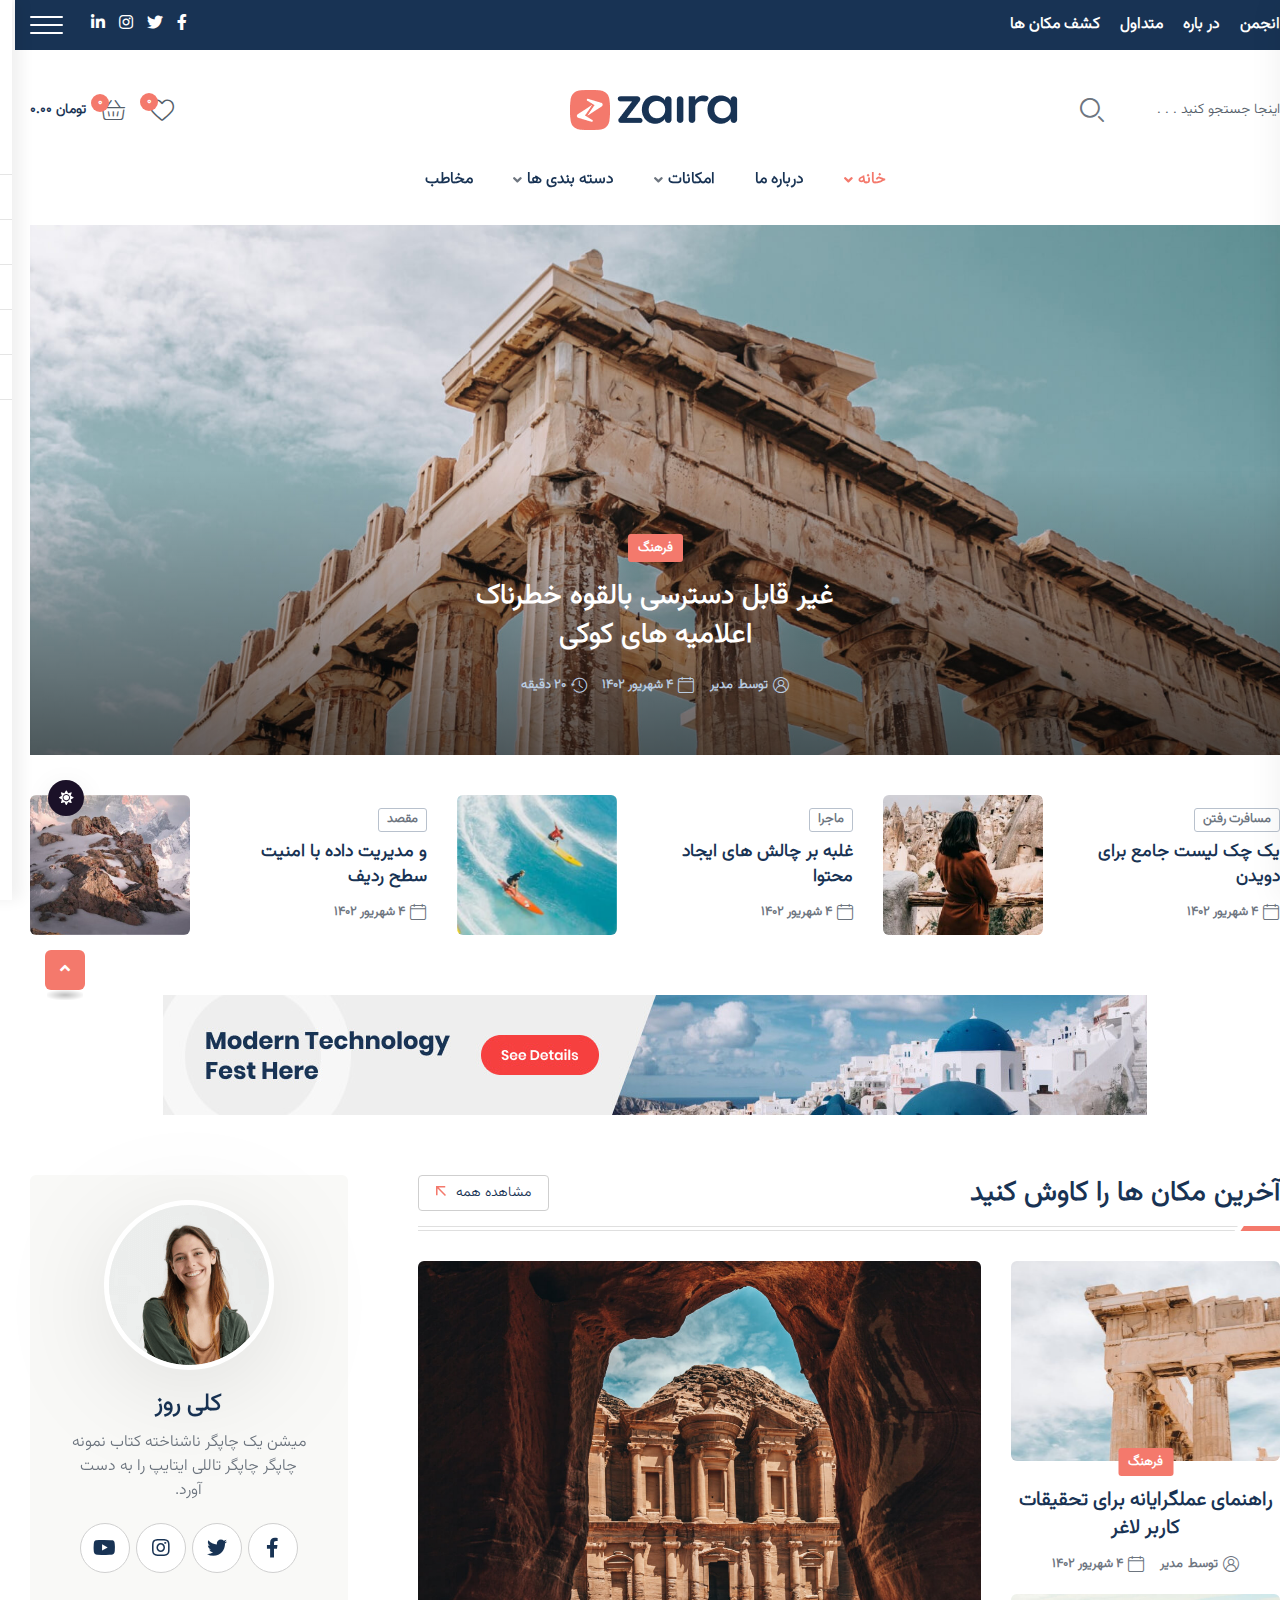
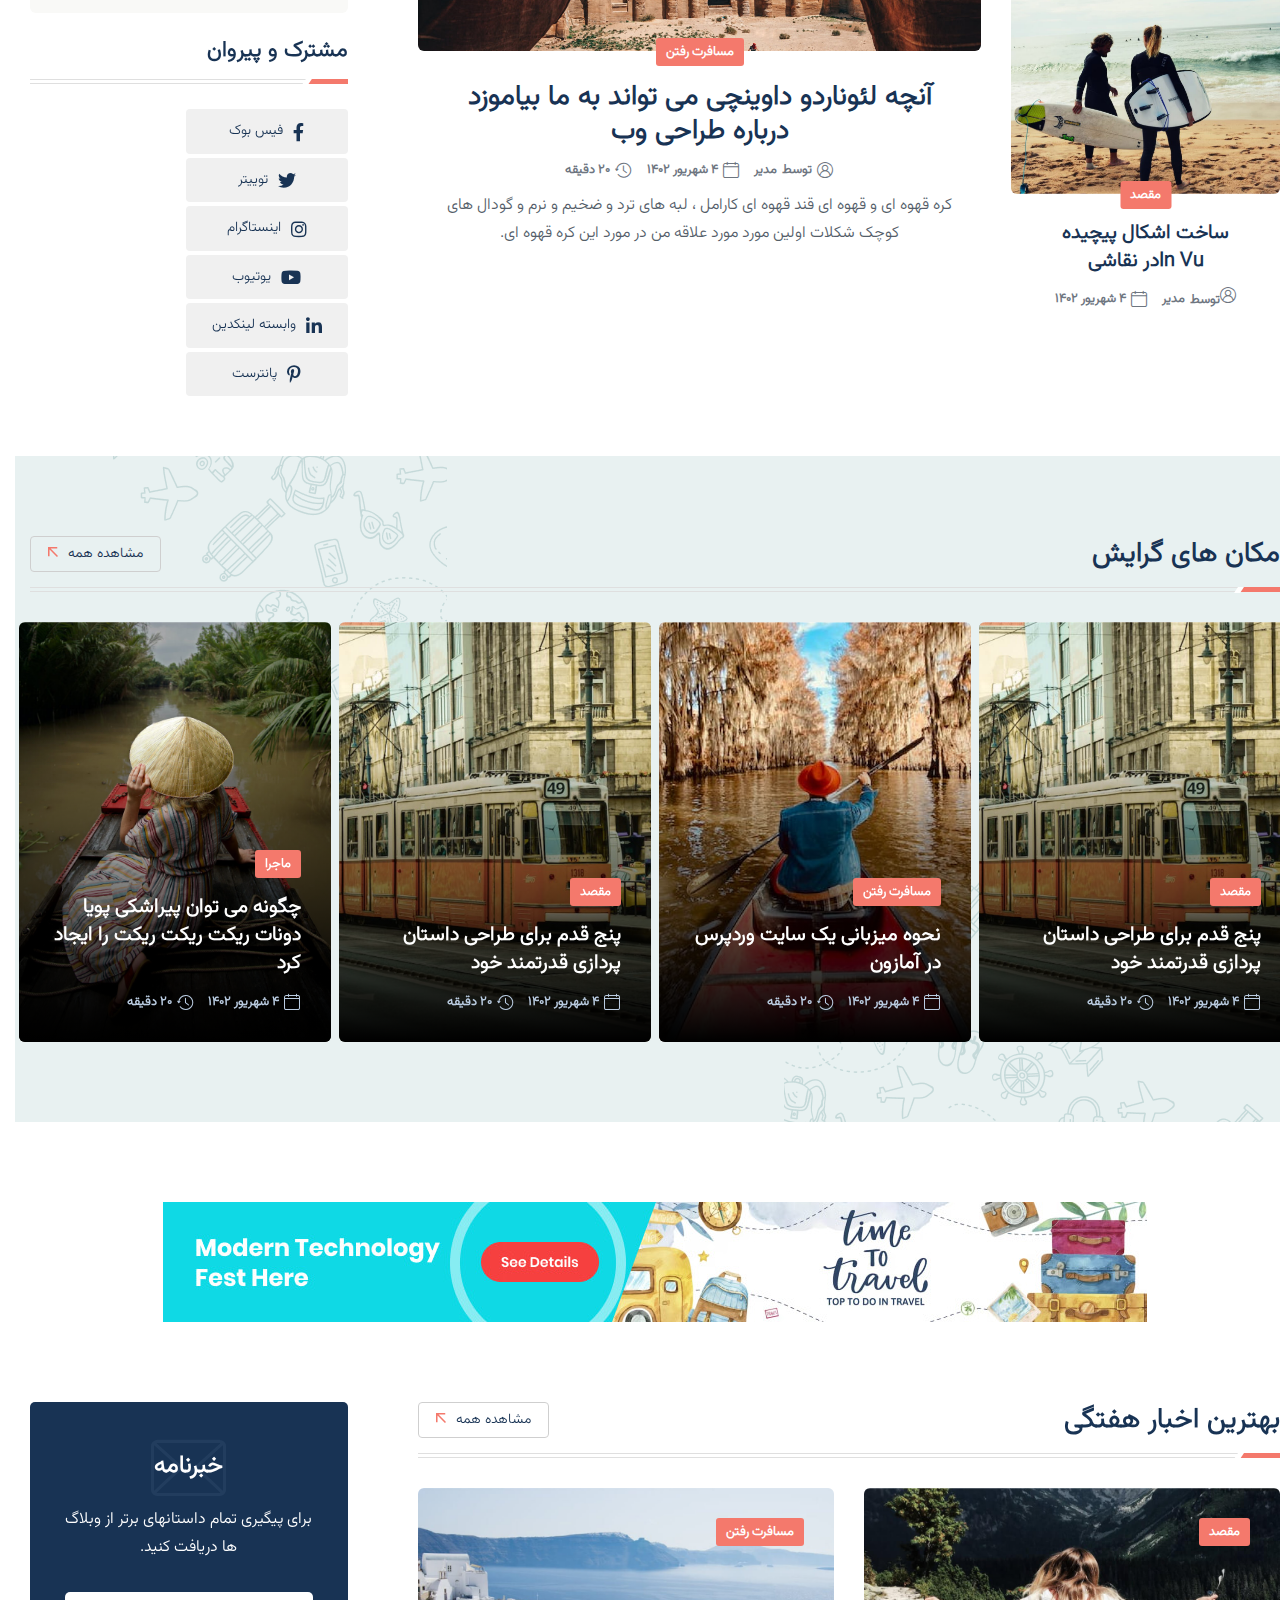
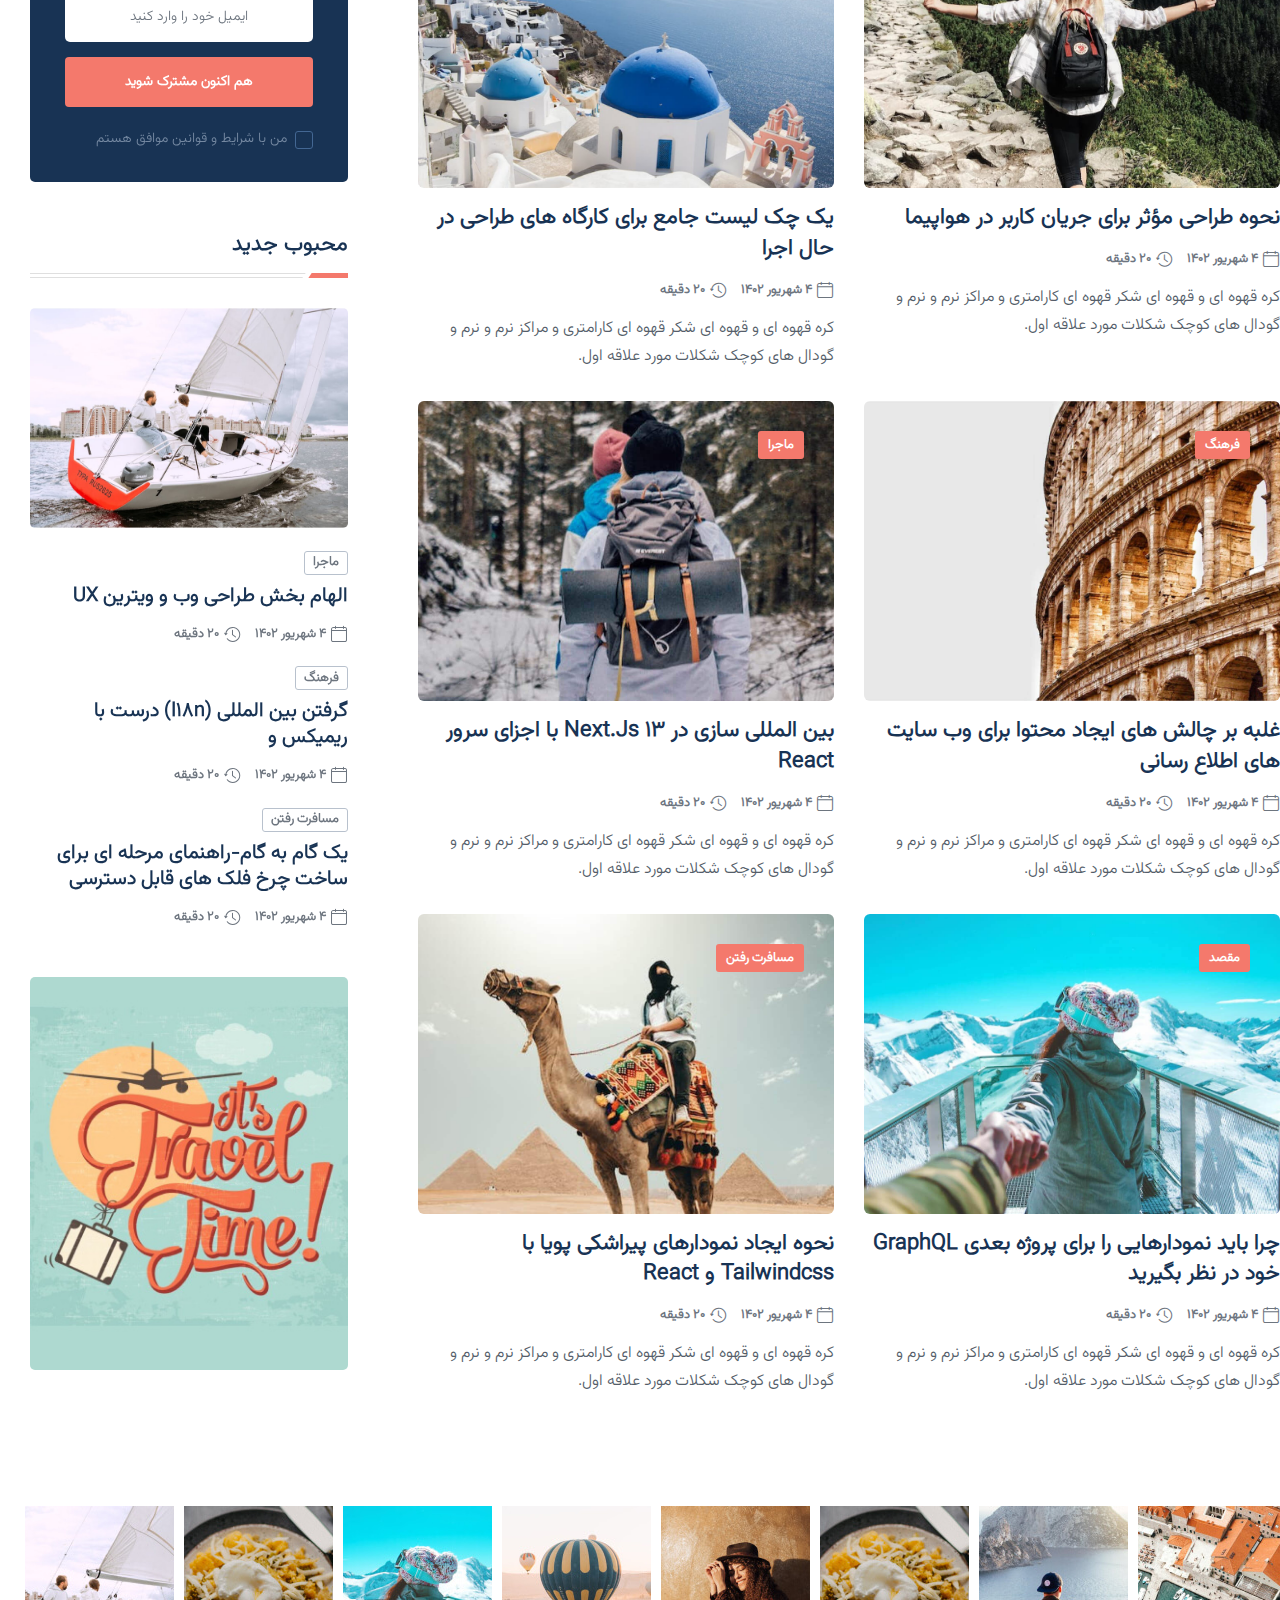
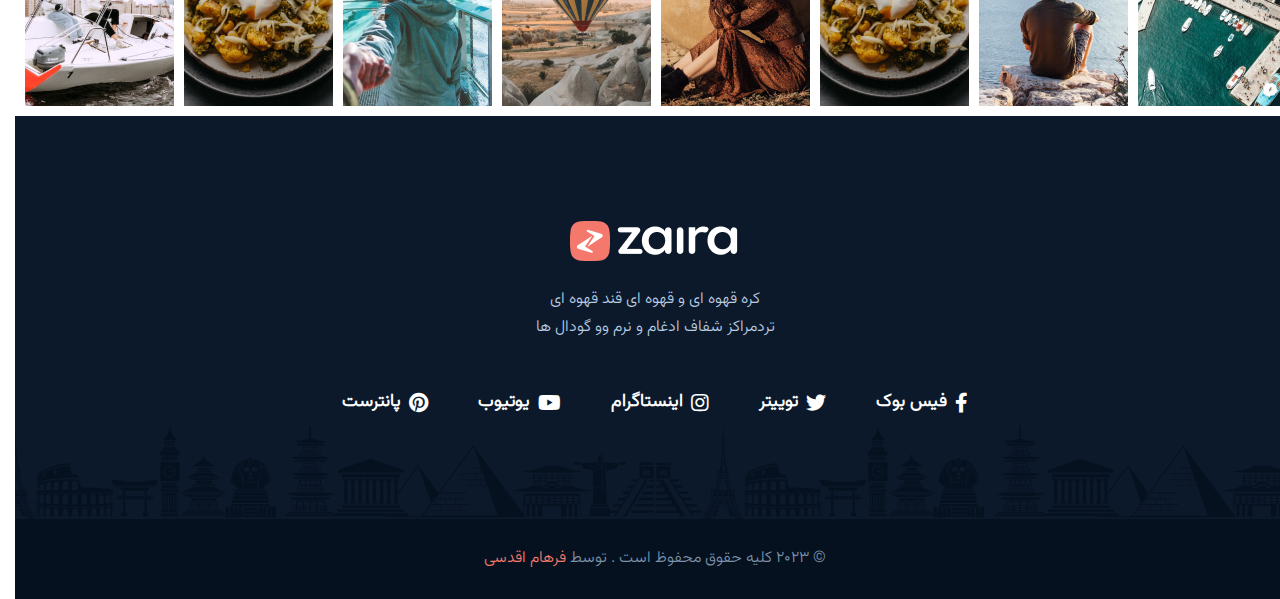
<file: index-4.html>
<!doctype html><html class="no-js" lang="fa">
<!-- Mirrored from zaira.fasitheme.ir/demos/index-4.html by HTTrack Website Copier/3.x [XR&CO'2014], Tue, 05 Dec 2023 14:32:37 GMT -->
<head><meta charset="utf-8"><meta http-equiv="x-ua-compatible" content="ie=edge"><title>Zaira - قالب HTML خبری و مجله </title><meta name="description" content="Zaira - قالب HTML خبری و مجله "><meta name="viewport" content="width=device-width, initial-scale=1"><link rel="shortcut icon" type="image/x-icon" href="assets/img/favicon.png"><link rel="stylesheet" href="assets/css/bootstrap.min.css"><link rel="stylesheet" href="assets/css/animate.min.css"><link rel="stylesheet" href="assets/css/magnific-popup.css"><link rel="stylesheet" href="assets/css/fontawesome-all.min.css"><link rel="stylesheet" href="assets/css/flaticon.css"><link rel="stylesheet" href="assets/css/slick.css"><link rel="stylesheet" href="assets/css/swiper-bundle.css"><link rel="stylesheet" href="assets/css/default.css"><link rel="stylesheet" href="assets/css/style.css"><link rel="stylesheet" href="assets/css/responsive.css"></head><body><div id="preloader"><div class="loader-inner"><div id="loader"><h2 id="bg-loader">زایرا<span>.</span></h2><h2 id="fg-loader">زایرا<span>.</span></h2></div></div></div><div class="darkmode-trigger"><label class="modeSwitch"><input type="checkbox"><span class="icon"></span></label></div><button class="scroll-top scroll-to-target" data-target="html"><i class="fas fa-angle-up"></i></button><header class="header-style-four"><div id="header-fixed-height"></div><div class="header-top-wrap-three"><div class="container"><div class="row align-items-center"><div class="col-lg-6 col-md-8"><div class="header-top-left-two"><ul class="list-wrap"><li><a href="contact.html">انجمن</a></li><li><a href="about.html">در باره</a></li><li><a href="contact.html">متداول</a></li><li><a href="contact.html">کشف مکان ها</a></li></ul></div></div><div class="col-lg-6 col-md-4"><div class="header-top-right-two"><div class="header-top-social"><ul class="list-wrap"><li><a href="index-4.html#"><i class="fab fa-facebook-f"></i></a></li><li><a href="index-4.html#"><i class="fab fa-twitter"></i></a></li><li><a href="index-4.html#"><i class="fab fa-instagram"></i></a></li><li><a href="index-4.html#"><i class="fab fa-linkedin-in"></i></a></li></ul></div><div class="offcanvas-toggle offcanvas-toggle-two"><a href="javascript:void(0)" class="menu-tigger-two"><span></span><span></span><span></span></a></div></div></div></div></div></div><div class="header-logo-area-two"><div class="container"><div class="row align-items-center"><div class="col-lg-4"><div class="header-search-wrap header-search-wrap-three"><form action="https://zaira.fasitheme.ir/demos/index-4.html#"><input type="text" placeholder="اینجا جستجو کنید . . ."><button type="submit"><i class="flaticon-search"></i></button></form></div></div><div class="col-lg-4"><div class="logo text-center"><a href="index.html"><img src="assets/img/logo/logo.png" alt=""></a></div><div class="logo d-none text-center"><a href="index.html"><img src="assets/img/logo/w_logo.png" alt=""></a></div></div><div class="col-lg-4"><div class="header-action header-action-two"><ul class="list-wrap"><li class="header-wishlist"><a href="index-4.html#"><i class="flaticon-heart"></i><span>0</span></a></li><li class="header-cart"><a href="index-4.html#"><i class="flaticon-basket"></i><span>0</span></a><strong>تومان 0.00</strong></li></ul></div></div></div></div></div><div id="sticky-header" class="menu-area menu-style-four"><div class="container"><div class="row"><div class="col-12"><div class="menu-wrap"><nav class="menu-nav"><div class="logo d-none"><a href="index.html"><img src="assets/img/logo/logo.png" alt=""></a></div><div class="logo d-none white-logo"><a href="index.html"><img src="assets/img/logo/w_logo.png" alt=""></a></div><div class="navbar-wrap main-menu d-none d-lg-flex"><ul class="navigation"><li class="active menu-item-has-children"><a href="index-4.html#">خانه</a><ul class="sub-menu"><li><a href="index.html">خانه 01 - پیش فرض</a></li><li><a href="index-2.html">خانه 02 - بازی</a></li><li><a href="index-3.html">خانه 03 - فن آوری</a></li><li class="active"><a href="index-4.html">خانه 04 - مسافرت رفتن</a></li><li><a href="index-5.html">خانه 05 - رمز</a></li><li><a href="index-6.html">خانه 06 - روزنامه</a></li></ul></li><li><a href="about.html">درباره ما</a></li><li class="menu-item-has-children"><a href="index-4.html#">امکانات</a><ul class="sub-menu"><li class="menu-item-has-children"><a href="index-4.html#">یک پست چیدمان </a><ul class="sub-menu"><li><a href="blog-details.html">یک پست 01</a></li><li><a href="blog-details-two.html">یک پست 02</a></li></ul></li><li><a href="author.html">جزئیات نویسنده</a></li></ul></li><li class="menu-item-has-children"><a href="index-4.html#">دسته بندی ها</a><ul class="sub-menu"><li><a href="blog.html">وبلاگ پیش فرض</a></li><li><a href="blog-2.html">چیدمان وبلاگ 02</a></li><li><a href="blog-3.html">چیدمان وبلاگ 03</a></li></ul></li><li><a href="contact.html">مخاطب</a></li></ul></div><div class="mobile-nav-toggler"><i class="fas fa-bars"></i></div></nav></div><div class="mobile-menu"><nav class="menu-box"><div class="close-btn"><i class="fas fa-times"></i></div><div class="nav-logo"><a href="index.html"><img src="assets/img/logo/logo.png" alt="لوگو"></a></div><div class="nav-logo d-none"><a href="index.html"><img src="assets/img/logo/w_logo.png" alt="لوگو"></a></div><div class="mobile-search"><form action="https://zaira.fasitheme.ir/demos/index-4.html#"><input type="text" placeholder="اینجا جستجو کنید..."><button><i class="flaticon-search"></i></button></form></div><div class="menu-outer"></div><div class="social-links"><ul class="clearfix list-wrap"><li><a href="index-4.html#"><i class="fab fa-facebook-f"></i></a></li><li><a href="index-4.html#"><i class="fab fa-twitter"></i></a></li><li><a href="index-4.html#"><i class="fab fa-instagram"></i></a></li><li><a href="index-4.html#"><i class="fab fa-linkedin-in"></i></a></li><li><a href="index-4.html#"><i class="fab fa-youtube"></i></a></li></ul></div></nav></div><div class="menu-backdrop"></div></div></div></div></div><div class="offCanvas-wrap"><div class="offCanvas-body"><div class="offCanvas-toggle"><span></span><span></span></div><div class="offCanvas-content"><div class="offCanvas-logo logo"><a href="index.html" class="logo-dark"><img src="assets/img/logo/logo.png" alt="لوگو"></a><a href="index.html" class="logo-light"><img src="assets/img/logo/w_logo.png" alt="لوگو"></a></div><p>استدلال به نفع استفاده از متن پرکننده چیزی شبیه به این است: اگر در هر زمان به هر زمان از هر محتوای واقعی استفاده می کنید.</p><ul class="offCanvas-instagram list-wrap"><li><a href="assets/img/blog/hr_post01.jpg" class="popup-image"><img src="assets/img/blog/hr_post01.jpg"alt="تصویر"></a></li><li><a href="assets/img/blog/hr_post02.jpg" class="popup-image"><img src="assets/img/blog/hr_post02.jpg"alt="تصویر"></a></li><li><a href="assets/img/blog/hr_post03.jpg" class="popup-image"><img src="assets/img/blog/hr_post03.jpg"alt="تصویر"></a></li><li><a href="assets/img/blog/hr_post04.jpg" class="popup-image"><img src="assets/img/blog/hr_post04.jpg"alt="تصویر"></a></li><li><a href="assets/img/blog/hr_post05.jpg" class="popup-image"><img src="assets/img/blog/hr_post05.jpg"alt="تصویر"></a></li><li><a href="assets/img/blog/hr_post06.jpg" class="popup-image"><img src="assets/img/blog/hr_post06.jpg"alt="تصویر"></a></li></ul></div><div class="offCanvas-contact"><h4 class="title">در تماس باشید</h4><ul class="offCanvas-contact-list list-wrap"><li><i class="fas fa-envelope-open"></i><a href="mailto:info@webmail.com">info@webmail.com</a></li><li><i class="fas fa-phone"></i><a href="tel:88899988877">888 999 888 77</a></li><li><i class="fas fa-map-marker-alt"></i> 12/A, اخبار, ان وای سی</li></ul><ul class="offCanvas-social list-wrap"><li><a href="index-4.html#"><i class="fab fa-facebook-f"></i></a></li><li><a href="index-4.html#"><i class="fab fa-twitter"></i></a></li><li><a href="index-4.html#"><i class="fab fa-linkedin-in"></i></a></li><li><a href="index-4.html#"><i class="fab fa-youtube"></i></a></li></ul></div></div></div><div class="offCanvas-overlay"></div></header><main><section class="banner-post-area-three pb-40"><div class="container"><div class="row"><div class="col-lg-12"><div class="banner-post-three"><div class="banner-post-thumb-three"><a href="blog-details.html"><img src="assets/img/blog/tr_banner_post.jpg" alt=""></a></div><div class="banner-post-content-three"><a href="blog.html" class="post-tag">فرهنگ</a><h2 class="post-title bold-underline"><a href="blog-details.html">غیر قابل دسترسی بالقوه خطرناک <br> اعلامیه های کوکی</a></h2><div class="blog-post-meta white-blog-meta"><ul class="list-wrap"><li><i class="flaticon-user"></i>توسط<a href="author.html">مدیر</a></li><li><i class="flaticon-calendar"></i>4 شهریور 1402</li><li><i class="flaticon-history"></i>20 دقیقه</li></ul></div></div></div></div></div></div></section><section class="editor-post-area-two pb-30"><div class="container"><div class="editor-post-wrap"><div class="row"><div class="col-xl-4 col-lg-6"><div class="editor-post-item editor-post-two"><div class="editor-post-thumb"><a href="blog-details.html"><img src="assets/img/blog/tr_editor_img01.jpg" alt=""></a></div><div class="editor-post-content"><a href="blog.html" class="post-tag-two">مسافرت رفتن</a><h2 class="post-title"><a href="blog-details.html">یک چک لیست جامع برای دویدن</a></h2><div class="blog-post-meta"><ul class="list-wrap"><li><i class="flaticon-calendar"></i>4 شهریور 1402</li></ul></div></div></div></div><div class="col-xl-4 col-lg-6"><div class="editor-post-item editor-post-two"><div class="editor-post-thumb"><a href="blog-details.html"><img src="assets/img/blog/tr_editor_img02.jpg" alt=""></a></div><div class="editor-post-content"><a href="blog.html" class="post-tag-two">ماجرا</a><h2 class="post-title"><a href="blog-details.html">غلبه بر چالش های ایجاد محتوا</a></h2><div class="blog-post-meta"><ul class="list-wrap"><li><i class="flaticon-calendar"></i>4 شهریور 1402</li></ul></div></div></div></div><div class="col-xl-4 col-lg-6"><div class="editor-post-item editor-post-two"><div class="editor-post-thumb"><a href="blog-details.html"><img src="assets/img/blog/tr_editor_img03.jpg" alt=""></a></div><div class="editor-post-content"><a href="blog.html" class="post-tag-two">مقصد</a><h2 class="post-title"><a href="blog-details.html">و مدیریت داده با امنیت سطح ردیف</a></h2><div class="blog-post-meta"><ul class="list-wrap"><li><i class="flaticon-calendar"></i>4 شهریور 1402</li></ul></div></div></div></div></div></div></div></section><div class="ad-banner-area"><div class="container"><div class="ad-banner-img ad-banner-img-two text-center"><a href="index-4.html#"><img src="assets/img/images/advertisement08.jpg" alt=""></a></div></div></div><section class="latest-post-area-two pt-60 pb-60"><div class="container"><div class="latest-post-inner-wrap"><div class="row"><div class="col-70"><div class="section-title-wrap mb-30"><div class="section-title"><h2 class="title">آخرین مکان ها را کاوش کنید</h2></div><div class="view-all-btn"><a href="blog.html" class="link-btn">مشاهده همه<span class="svg-icon"><svg xmlns="http://www.w3.org/2000/svg" viewBox="0 0 10 10" fill="none"><path d="M1.07692 10L0 8.92308L7.38462 1.53846H0.769231V0H10V9.23077H8.46154V2.61538L1.07692 10Z" fill="currentColor" /><path d="M1.07692 10L0 8.92308L7.38462 1.53846H0.769231V0H10V9.23077H8.46154V2.61538L1.07692 10Z" fill="currentColor" /></svg></span></a></div><div class="section-title-line"></div></div><div class="latest-post-item-wrap"><div class="row"><div class="col-34"><div class="latest-post-wrap"><div class="featured-post-item latest-post-item small-post"><div class="featured-post-thumb"><a href="blog-details.html"><img src="assets/img/blog/tr_latest_post02.jpg" alt=""></a></div><div class="featured-post-content"><a href="blog.html" class="post-tag">فرهنگ</a><h2 class="post-title"><a href="blog-details.html">راهنمای عملگرایانه برای تحقیقات کاربر لاغر</a></h2><div class="blog-post-meta"><ul class="list-wrap"><li><i class="flaticon-user"></i>توسط<a href="author.html">مدیر</a></li><li><i class="flaticon-calendar"></i>4 شهریور 1402</li></ul></div></div></div><div class="featured-post-item latest-post-item small-post"><div class="featured-post-thumb"><a href="blog-details.html"><img src="assets/img/blog/tr_latest_post03.jpg" alt=""></a></div><div class="featured-post-content"><a href="blog.html" class="post-tag">مقصد</a><h2 class="post-title"><a href="blog-details.html">ساخت اشکال پیچیده <br> In Vuدر نقاشی</h2><div class="blog-post-meta"><ul class="list-wrap"><li><i class="flaticon-user"></i>توسط<a href="author.html">مدیر</a></li><li><i class="flaticon-calendar"></i>4 شهریور 1402</li></ul></div></div></div></div></div><div class="col-66"><div class="featured-post-item latest-post-item big-post"><div class="featured-post-thumb"><a href="blog-details.html"><img src="assets/img/blog/tr_latest_post01.jpg" alt=""></a></div><div class="featured-post-content"><a href="blog.html" class="post-tag">مسافرت رفتن</a><h2 class="post-title bold-underline"><a href="blog-details.html">آنچه لئوناردو داوینچی می تواند به ما بیاموزد <br> درباره طراحی وب</a></h2><div class="blog-post-meta"><ul class="list-wrap"><li><i class="flaticon-user"></i>توسط<a href="author.html">مدیر</a></li><li><i class="flaticon-calendar"></i>4 شهریور 1402</li><li><i class="flaticon-history"></i>20 دقیقه</li></ul></div><p>کره قهوه ای و قهوه ای قند قهوه ای کارامل ، لبه های ترد و ضخیم و نرم و گودال های کوچک شکلات اولین مورد مورد علاقه من در مورد این کره قهوه ای.</p></div></div></div></div></div></div><div class="col-30"><div class="sidebar-wrap"><div class="sidebar-widget"><div class="sidebar-avatar-two"><div class="sidebar-avatar-thumb"><img src="assets/img/images/avatar_img02.png" alt=""></div><div class="sidebar-avatar-content"><h2 class="title">کلی روز</h2><p>میشن یک چاپگر ناشناخته کتاب نمونه چاپگر چاپگر تاللی ایتایپ را به دست آورد.</p><div class="avatar-social"><ul class="list-wrap"><li><a href="index-4.html#"><i class="fab fa-facebook-f"></i></a></li><li><a href="index-4.html#"><i class="fab fa-twitter"></i></a></li><li><a href="index-4.html#"><i class="fab fa-instagram"></i></a></li><li><a href="index-4.html#"><i class="fab fa-youtube"></i></a></li></ul></div></div></div></div><div class="sidebar-widget"><div class="widget-title mb-25"><h2 class="title">مشترک و پیروان</h2><div class="section-title-line"></div></div><div class="sidebar-social-wrap sidebar-social-two"><ul class="list-wrap"><li><a href="index-4.html#"><i class="fab fa-facebook-f"></i>فیس بوک</a></li><li><a href="index-4.html#"><i class="fab fa-twitter"></i>توییتر</a></li><li><a href="index-4.html#"><i class="fab fa-instagram"></i>اینستاگرام</a></li><li><a href="index-4.html#"><i class="fab fa-youtube"></i>یوتیوب</a></li><li><a href="index-4.html#"><i class="fab fa-linkedin-in"></i>وابسته لینکدین</a></li><li><a href="index-4.html#"><i class="fab fa-pinterest-p"></i>پانترست</a></li></ul></div></div></div></div></div></div></div></section><section class="trending-post-area-two"><div class="container"><div class="row"><div class="col-lg-12"><div class="section-title-wrap mb-30"><div class="section-title"><h2 class="title">مکان های گرایش</h2></div><div class="view-all-btn"><a href="blog.html" class="link-btn">مشاهده همه<span class="svg-icon"><svg xmlns="http://www.w3.org/2000/svg" viewBox="0 0 10 10" fill="none"><path d="M1.07692 10L0 8.92308L7.38462 1.53846H0.769231V0H10V9.23077H8.46154V2.61538L1.07692 10Z" fill="currentColor" /><path d="M1.07692 10L0 8.92308L7.38462 1.53846H0.769231V0H10V9.23077H8.46154V2.61538L1.07692 10Z" fill="currentColor" /></svg></span></a></div><div class="section-title-line"></div></div></div></div><div class="row trending-post-active swprtl"><div class="col-lg-4"><div class="overlay-post-three overlay-post-four"><div class="overlay-post-thumb-three"><a href="blog-details.html"><img src="assets/img/blog/tr_overlay_post01.jpg" alt=""></a></div><div class="overlay-post-content-three"><a href="blog.html" class="post-tag">ماجرا</a><h2 class="post-title"><a href="blog-details.html">چگونه می توان پیراشکی پویا دونات ریکت ریکت ریکت را ایجاد کرد</a></h2><div class="blog-post-meta white-blog-meta"><ul class="list-wrap"><li><i class="flaticon-calendar"></i>4 شهریور 1402</li><li><i class="flaticon-history"></i>20 دقیقه</li></ul></div></div></div></div><div class="col-lg-4"><div class="overlay-post-three overlay-post-four"><div class="overlay-post-thumb-three"><a href="blog-details.html"><img src="assets/img/blog/tr_overlay_post02.jpg" alt=""></a></div><div class="overlay-post-content-three"><a href="blog.html" class="post-tag">فرهنگ</a><h2 class="post-title"><a href="blog-details.html">قرار دادن چرخ دنده ها در اتومبیل های متحرک متحرک</a></h2><div class="blog-post-meta white-blog-meta"><ul class="list-wrap"><li><i class="flaticon-calendar"></i>4 شهریور 1402</li><li><i class="flaticon-history"></i>20 دقیقه</li></ul></div></div></div></div><div class="col-lg-4"><div class="overlay-post-three overlay-post-four"><div class="overlay-post-thumb-three"><a href="blog-details.html"><img src="assets/img/blog/tr_overlay_post03.jpg" alt=""></a></div><div class="overlay-post-content-three"><a href="blog.html" class="post-tag">مقصد</a><h2 class="post-title"><a href="blog-details.html">پنج قدم برای طراحی داستان پردازی قدرتمند خود</a></h2><div class="blog-post-meta white-blog-meta"><ul class="list-wrap"><li><i class="flaticon-calendar"></i>4 شهریور 1402</li><li><i class="flaticon-history"></i>20 دقیقه</li></ul></div></div></div></div><div class="col-lg-4"><div class="overlay-post-three overlay-post-four"><div class="overlay-post-thumb-three"><a href="blog-details.html"><img src="assets/img/blog/tr_overlay_post04.jpg" alt=""></a></div><div class="overlay-post-content-three"><a href="blog.html" class="post-tag">مسافرت رفتن</a><h2 class="post-title"><a href="blog-details.html">نحوه میزبانی یک سایت وردپرس در آمازون</a></h2><div class="blog-post-meta white-blog-meta"><ul class="list-wrap"><li><i class="flaticon-calendar"></i>4 شهریور 1402</li><li><i class="flaticon-history"></i>20 دقیقه</li></ul></div></div></div></div><div class="col-lg-4"><div class="overlay-post-three overlay-post-four"><div class="overlay-post-thumb-three"><a href="blog-details.html"><img src="assets/img/blog/tr_overlay_post03.jpg" alt=""></a></div><div class="overlay-post-content-three"><a href="blog.html" class="post-tag">مقصد</a><h2 class="post-title"><a href="blog-details.html">پنج قدم برای طراحی داستان پردازی قدرتمند خود</a></h2><div class="blog-post-meta white-blog-meta"><ul class="list-wrap"><li><i class="flaticon-calendar"></i>4 شهریور 1402</li><li><i class="flaticon-history"></i>20 دقیقه</li></ul></div></div></div></div></div></div><div class="trending-shape-wrap"><img src="assets/img/images/trending_shape01.png" alt=""><img src="assets/img/images/trending_shape02.png" alt=""></div></section><div class="ad-banner-area pt-80"><div class="container"><div class="ad-banner-img ad-banner-img-two text-center"><a href="index-4.html#"><img src="assets/img/images/advertisement09.jpg" alt=""></a></div></div></div><section class="weekly-post-area-three pt-80 pb-80"><div class="container"><div class="weekly-post-inner-wrap"><div class="row justify-content-center"><div class="col-70"><div class="section-title-wrap mb-30"><div class="section-title"><h2 class="title">بهترین اخبار هفتگی</h2></div><div class="view-all-btn"><a href="blog.html" class="link-btn">مشاهده همه<span class="svg-icon"><svg xmlns="http://www.w3.org/2000/svg" viewBox="0 0 10 10" fill="none"><path d="M1.07692 10L0 8.92308L7.38462 1.53846H0.769231V0H10V9.23077H8.46154V2.61538L1.07692 10Z" fill="currentColor" /><path d="M1.07692 10L0 8.92308L7.38462 1.53846H0.769231V0H10V9.23077H8.46154V2.61538L1.07692 10Z" fill="currentColor" /></svg></span></a></div><div class="section-title-line"></div></div><div class="weekly-post-item-wrap-three"><div class="row"><div class="col-md-6"><div class="weekly-post-three"><div class="weekly-post-thumb"><a href="blog-details.html"><img src="assets/img/blog/tr_weekly_post01.jpg" alt=""></a><a href="blog.html" class="post-tag">مقصد</a></div><div class="weekly-post-content"><h2 class="post-title"><a href="blog-details.html">نحوه طراحی مؤثر برای جریان کاربر در هواپیما</a></h2><div class="blog-post-meta"><ul class="list-wrap"><li><i class="flaticon-calendar"></i>4 شهریور 1402</li><li><i class="flaticon-history"></i>20 دقیقه</li></ul></div><p>کره قهوه ای و قهوه ای شکر قهوه ای کارامتری و مراکز نرم و نرم و گودال های کوچک شکلات مورد علاقه اول.</p></div></div></div><div class="col-md-6"><div class="weekly-post-three"><div class="weekly-post-thumb"><a href="blog-details.html"><img src="assets/img/blog/tr_weekly_post02.jpg" alt=""></a><a href="blog.html" class="post-tag">مسافرت رفتن</a></div><div class="weekly-post-content"><h2 class="post-title"><a href="blog-details.html">یک چک لیست جامع برای کارگاه های طراحی در حال اجرا</a></h2><div class="blog-post-meta"><ul class="list-wrap"><li><i class="flaticon-calendar"></i>4 شهریور 1402</li><li><i class="flaticon-history"></i>20 دقیقه</li></ul></div><p>کره قهوه ای و قهوه ای شکر قهوه ای کارامتری و مراکز نرم و نرم و گودال های کوچک شکلات مورد علاقه اول.</p></div></div></div><div class="col-md-6"><div class="weekly-post-three"><div class="weekly-post-thumb"><a href="blog-details.html"><img src="assets/img/blog/tr_weekly_post03.jpg" alt=""></a><a href="blog.html" class="post-tag">فرهنگ</a></div><div class="weekly-post-content"><h2 class="post-title"><a href="blog-details.html">غلبه بر چالش های ایجاد محتوا برای وب سایت های اطلاع رسانی</a></h2><div class="blog-post-meta"><ul class="list-wrap"><li><i class="flaticon-calendar"></i>4 شهریور 1402</li><li><i class="flaticon-history"></i>20 دقیقه</li></ul></div><p>کره قهوه ای و قهوه ای شکر قهوه ای کارامتری و مراکز نرم و نرم و گودال های کوچک شکلات مورد علاقه اول.</p></div></div></div><div class="col-md-6"><div class="weekly-post-three"><div class="weekly-post-thumb"><a href="blog-details.html"><img src="assets/img/blog/tr_weekly_post04.jpg" alt=""></a><a href="blog.html" class="post-tag">ماجرا</a></div><div class="weekly-post-content"><h2 class="post-title"><a href="blog-details.html">بین المللی سازی در Next.js 13 با اجزای سرور React</a></h2><div class="blog-post-meta"><ul class="list-wrap"><li><i class="flaticon-calendar"></i>4 شهریور 1402</li><li><i class="flaticon-history"></i>20 دقیقه</li></ul></div><p>کره قهوه ای و قهوه ای شکر قهوه ای کارامتری و مراکز نرم و نرم و گودال های کوچک شکلات مورد علاقه اول.</p></div></div></div><div class="col-md-6"><div class="weekly-post-three"><div class="weekly-post-thumb"><a href="blog-details.html"><img src="assets/img/blog/tr_weekly_post05.jpg" alt=""></a><a href="blog.html" class="post-tag">مقصد</a></div><div class="weekly-post-content"><h2 class="post-title"><a href="blog-details.html">چرا باید نمودارهایی را برای پروژه بعدی GraphQL خود در نظر بگیرید</a></h2><div class="blog-post-meta"><ul class="list-wrap"><li><i class="flaticon-calendar"></i>4 شهریور 1402</li><li><i class="flaticon-history"></i>20 دقیقه</li></ul></div><p>کره قهوه ای و قهوه ای شکر قهوه ای کارامتری و مراکز نرم و نرم و گودال های کوچک شکلات مورد علاقه اول.</p></div></div></div><div class="col-md-6"><div class="weekly-post-three"><div class="weekly-post-thumb"><a href="blog-details.html"><img src="assets/img/blog/tr_weekly_post06.jpg" alt=""></a><a href="blog.html" class="post-tag">مسافرت رفتن</a></div><div class="weekly-post-content"><h2 class="post-title"><a href="blog-details.html">نحوه ایجاد نمودارهای پیراشکی پویا با Tailwindcss و React</a></h2><div class="blog-post-meta"><ul class="list-wrap"><li><i class="flaticon-calendar"></i>4 شهریور 1402</li><li><i class="flaticon-history"></i>20 دقیقه</li></ul></div><p>کره قهوه ای و قهوه ای شکر قهوه ای کارامتری و مراکز نرم و نرم و گودال های کوچک شکلات مورد علاقه اول.</p></div></div></div></div></div></div><div class="col-30"><div class="sidebar-wrap"><div class="sidebar-widget sidebar-widget-two"><div class="sidebar-newsletter"><div class="icon"><i class="flaticon-envelope"></i></div><h4 class="title">خبرنامه</h4><p>برای پیگیری تمام داستانهای برتر از وبلاگ ها دریافت کنید.</p><div class="sidebar-newsletter-form-two"><form action="https://zaira.fasitheme.ir/demos/index-4.html#"><div class="form-grp"><input type="text" placeholder="ایمیل خود را وارد کنید"><button type="submit" class="btn">هم اکنون مشترک شوید</button></div><div class="form-check"><input type="checkbox" class="form-check-input" id="checkbox"><label for="checkbox">من با شرایط و قوانین موافق هستم</label></div></form></div></div></div><div class="sidebar-widget sidebar-widget-two"><div class="widget-title mb-30"><h6 class="title">محبوب جدید</h6><div class="section-title-line"></div></div><div class="hot-post-wrap"><div class="hot-post-item"><div class="hot-post-thumb"><a href="blog-details.html"><img src="assets/img/blog/tr_hot_post.jpg" alt=""></a></div><div class="hot-post-content"><a href="blog.html" class="post-tag-two">ماجرا</a><h4 class="post-title"><a href="blog-details.html">الهام بخش طراحی وب و ویترین UX</a></h4><div class="blog-post-meta"><ul class="list-wrap"><li><i class="flaticon-calendar"></i>4 شهریور 1402</li><li><i class="flaticon-history"></i>20 دقیقه</li></ul></div></div></div><div class="hot-post-item"><div class="hot-post-content"><a href="blog.html" class="post-tag-two">فرهنگ</a><h4 class="post-title"><a href="blog-details.html">گرفتن بین المللی (i18n) درست با ریمیکس و</a></h4><div class="blog-post-meta"><ul class="list-wrap"><li><i class="flaticon-calendar"></i>4 شهریور 1402</li><li><i class="flaticon-history"></i>20 دقیقه</li></ul></div></div></div><div class="hot-post-item"><div class="hot-post-content"><a href="blog.html" class="post-tag-two">مسافرت رفتن</a><h4 class="post-title"><a href="blog-details.html">یک گام به گام-راهنمای مرحله ای برای ساخت چرخ فلک های قابل دسترسی</a></h4><div class="blog-post-meta"><ul class="list-wrap"><li><i class="flaticon-calendar"></i>4 شهریور 1402</li><li><i class="flaticon-history"></i>20 دقیقه</li></ul></div></div></div></div></div><div class="sidebar-widget sidebar-widget-two"><div class="sidebar-img"><a href="index-4.html#"><img src="assets/img/images/sidebar_img03.jpg" alt=""></a></div></div></div></div></div></div></div></section><div class="instagram-area swprtl"><div class="instagram-inner-wrap"><div class="row instagram-active"><div class="col"><div class="instagram-item"><a href="index-4.html#"><img src="assets/img/instagram/insta_img01.jpg" alt=""></a></div></div><div class="col"><div class="instagram-item"><a href="index-4.html#"><img src="assets/img/instagram/insta_img02.jpg" alt=""></a></div></div><div class="col"><div class="instagram-item"><a href="index-4.html#"><img src="assets/img/instagram/insta_img03.jpg" alt=""></a></div></div><div class="col"><div class="instagram-item"><a href="index-4.html#"><img src="assets/img/instagram/insta_img04.jpg" alt=""></a></div></div><div class="col"><div class="instagram-item"><a href="index-4.html#"><img src="assets/img/instagram/insta_img05.jpg" alt=""></a></div></div><div class="col"><div class="instagram-item"><a href="index-4.html#"><img src="assets/img/instagram/insta_img06.jpg" alt=""></a></div></div><div class="col"><div class="instagram-item"><a href="index-4.html#"><img src="assets/img/instagram/insta_img07.jpg" alt=""></a></div></div><div class="col"><div class="instagram-item"><a href="index-4.html#"><img src="assets/img/instagram/insta_img08.jpg" alt=""></a></div></div><div class="col"><div class="instagram-item"><a href="index-4.html#"><img src="assets/img/instagram/insta_img05.jpg" alt=""></a></div></div></div></div></div></main><footer><div class="footer-area-three"><div class="footer-top-two"><div class="container"><div class="row"><div class="col-lg-12"><div class="footer-content-two"><div class="fw-logo"><a href="index.html"><img src="assets/img/logo/w_logo.png" alt=""></a></div><p>کره قهوه ای و قهوه ای قند قهوه ای <br> تردمراکز شفاف ادغام و نرم وو گودال ها</p><div class="footer-social"><ul class="list-wrap"><li><a href="index-4.html#"><i class="fab fa-facebook-f"></i>فیس بوک</a></li><li><a href="index-4.html#"><i class="fab fa-twitter"></i>توییتر</a></li><li><a href="index-4.html#"><i class="fab fa-instagram"></i>اینستاگرام</a></li><li><a href="index-4.html#"><i class="fab fa-youtube"></i>یوتیوب</a></li><li><a href="index-4.html#"><i class="fab fa-pinterest"></i>پانترست</a></li></ul></div></div></div></div></div><div class="footer-shape-two" data-background="assets/img/images/footer_shape02.png"></div></div><div class="footer-bottom-two"><div class="container"><div class="row"><div class="col-12"><div class="copyright-text-two"><p>© 2023 کلیه حقوق محفوظ است . توسط <a href="https://www.rtl-theme.com/author/farhamaghdasi/products/">فرهام اقدسی</a></p></div></div></div></div></div></div></footer><script src="assets/js/vendor/jquery-3.6.0.min.js"></script><script src="assets/js/bootstrap.min.js"></script><script src="assets/js/jquery.magnific-popup.min.js"></script><script src="assets/js/slick.min.js"></script><script src="assets/js/swiper-bundle.js"></script><script src="assets/js/ajax-form.js"></script><script src="assets/js/wow.min.js"></script><script src="assets/js/main.js"></script></body>
<!-- Mirrored from zaira.fasitheme.ir/demos/index-4.html by HTTrack Website Copier/3.x [XR&CO'2014], Tue, 05 Dec 2023 14:32:45 GMT -->
</html>
</file>
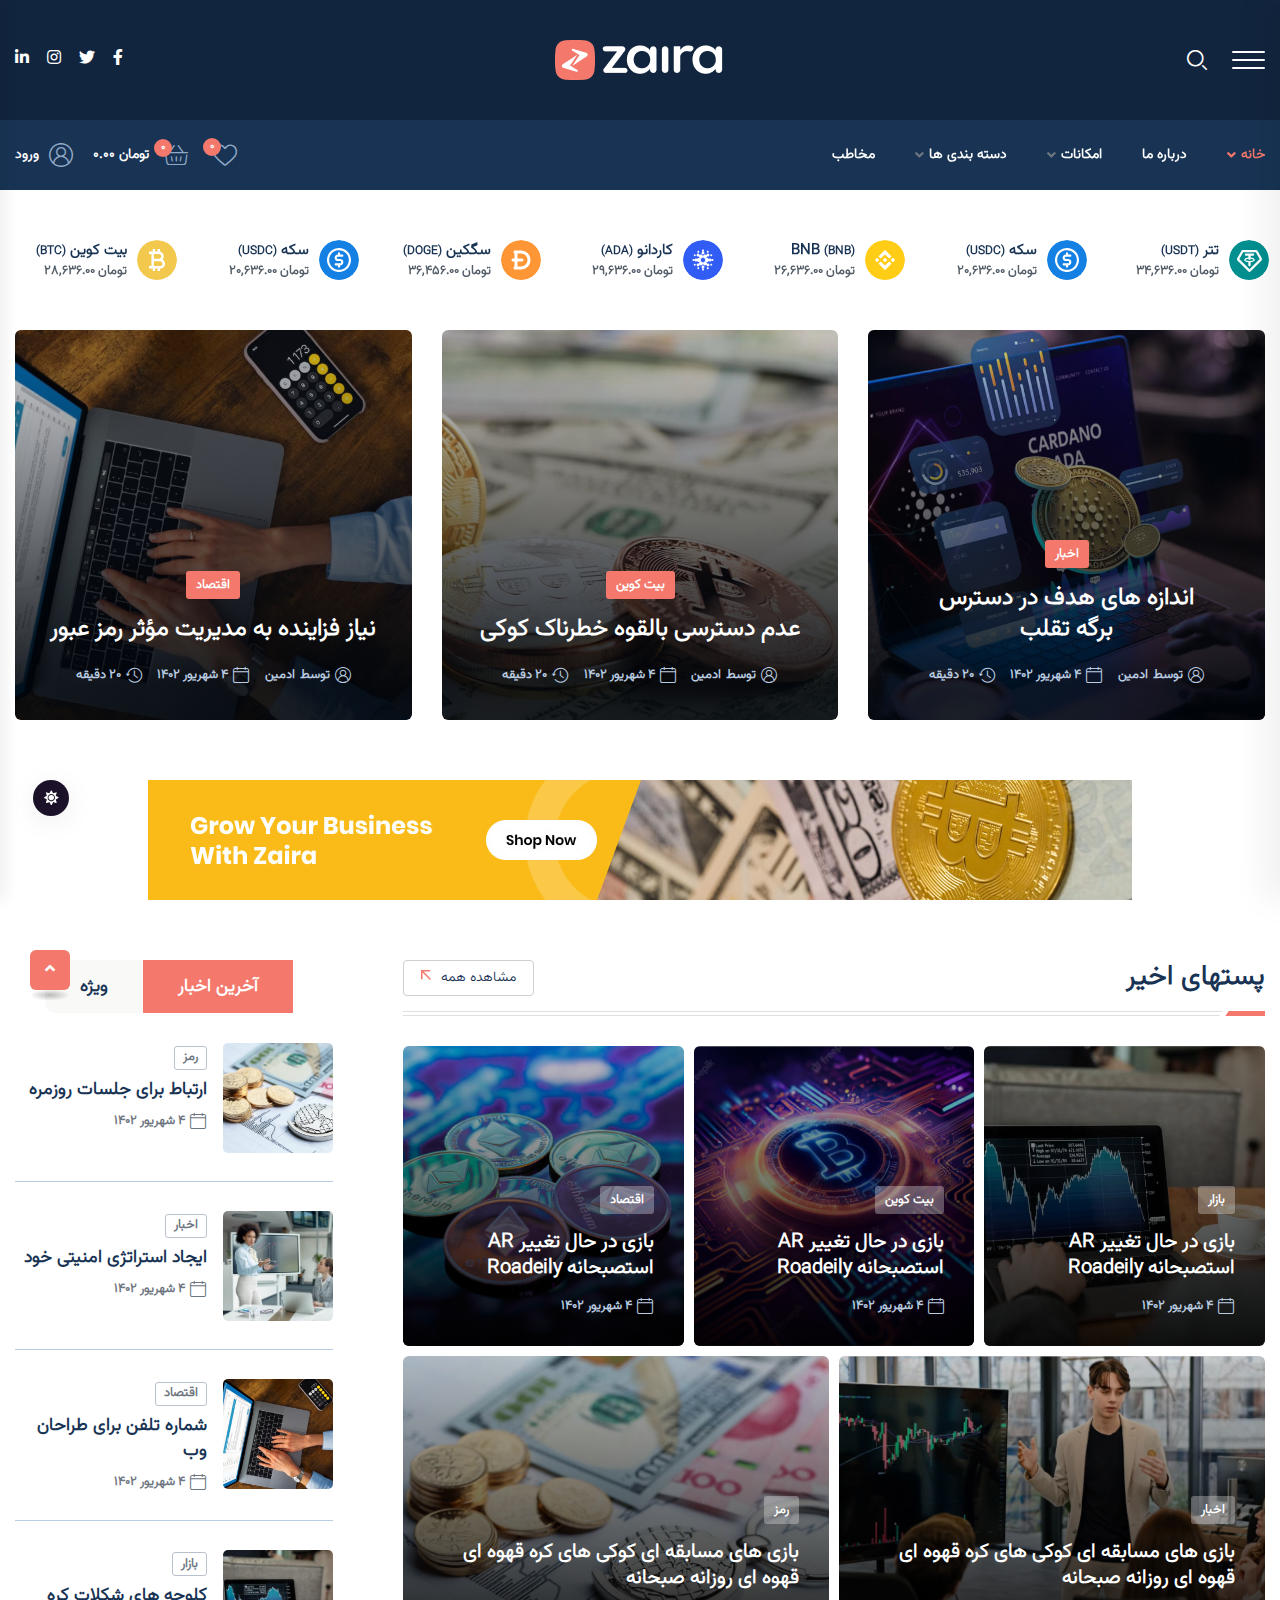
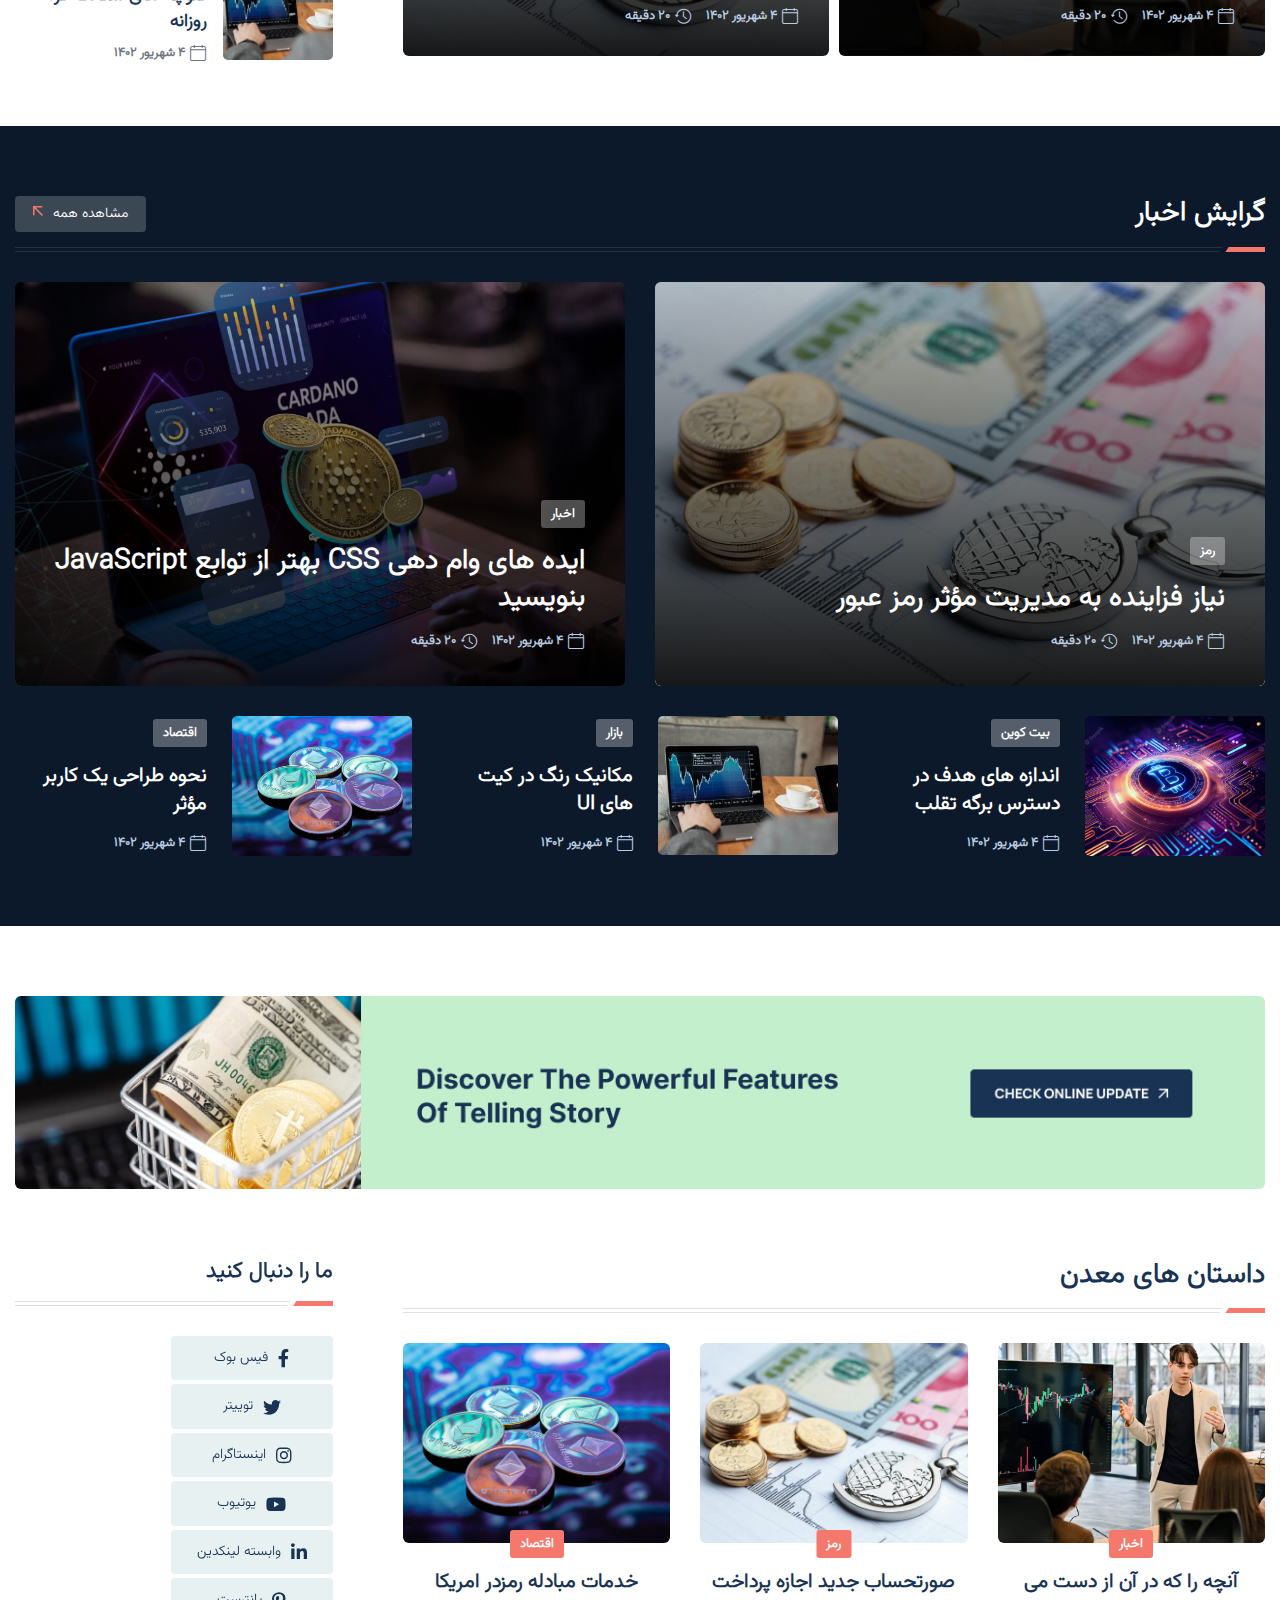
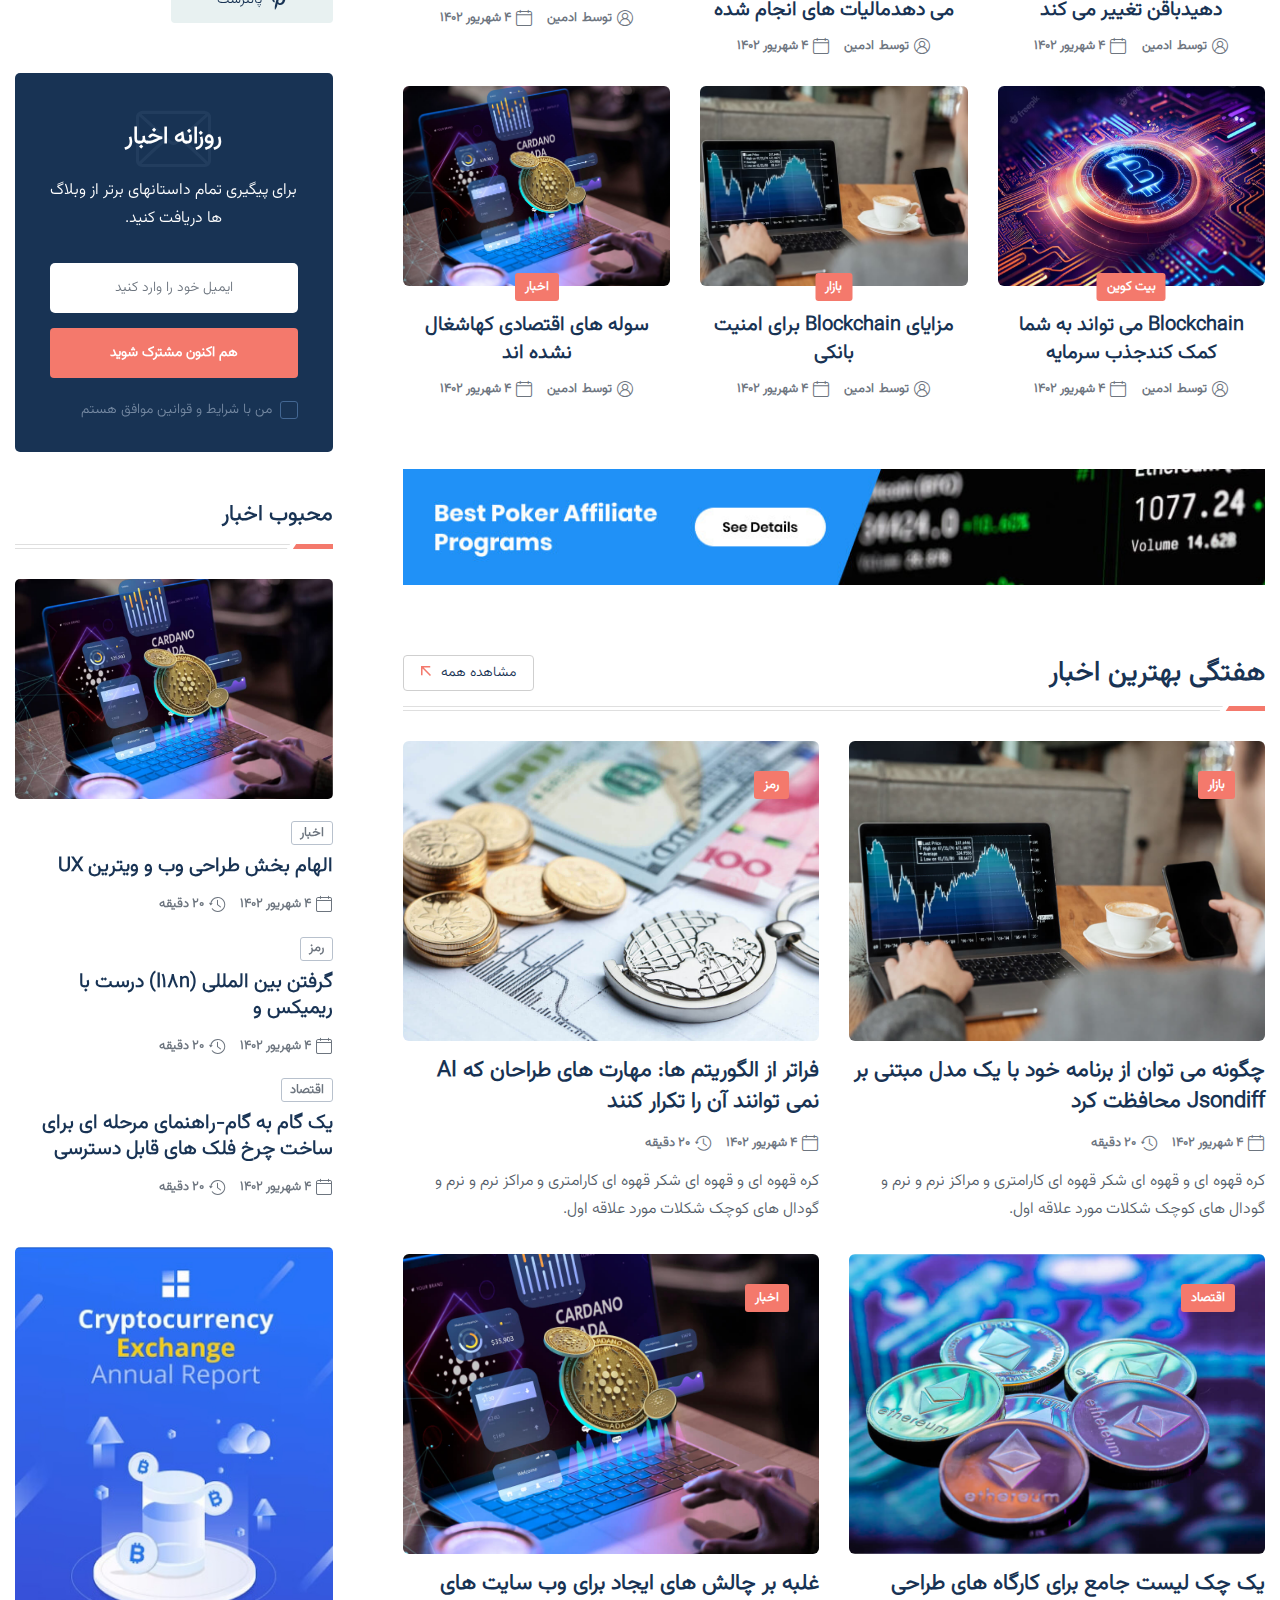
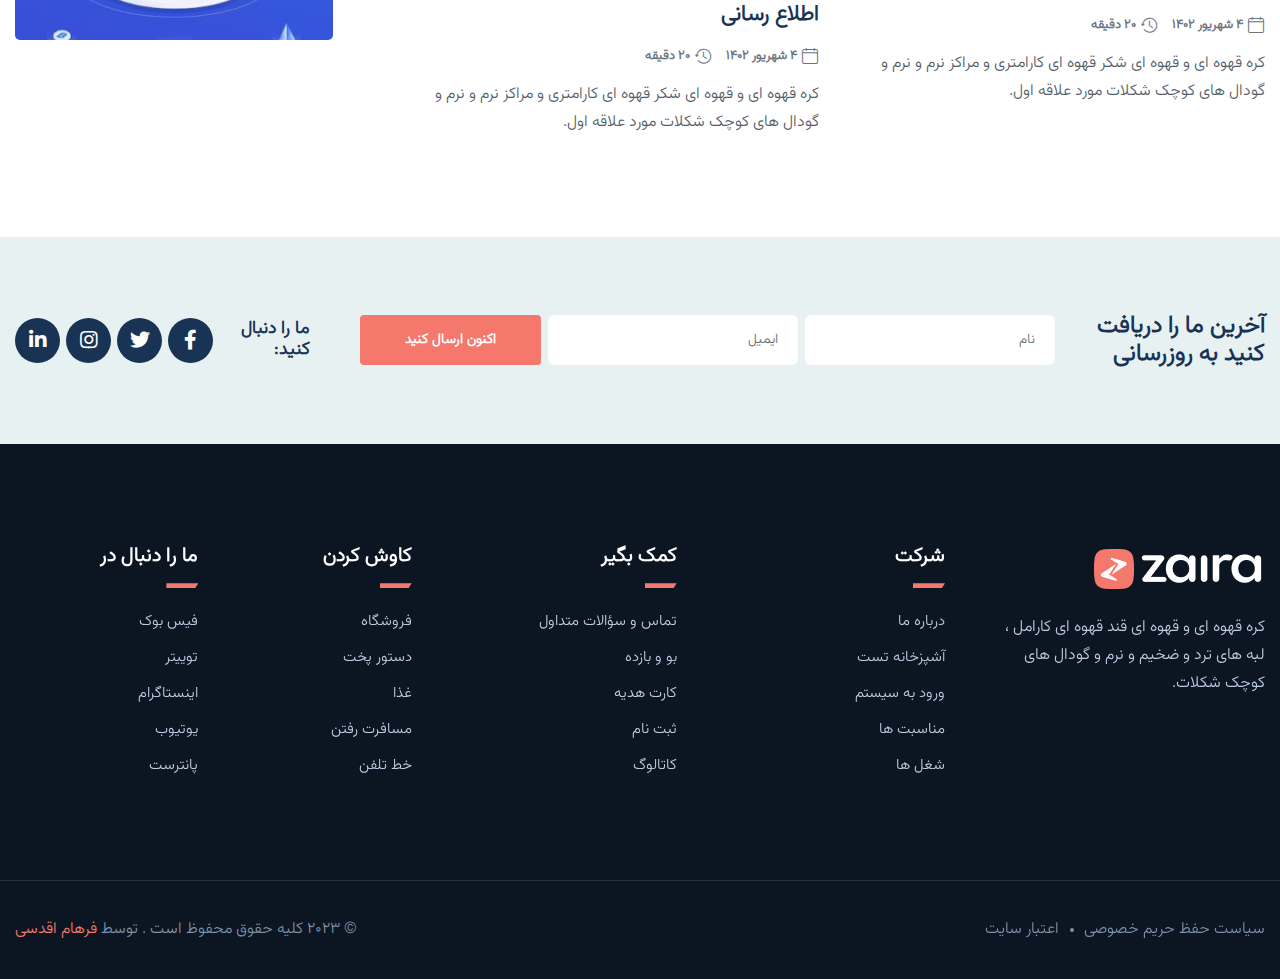
<file: index-5.html>
<!doctype html><html class="no-js" lang="fa">
<!-- Mirrored from zaira.fasitheme.ir/demos/index-5.html by HTTrack Website Copier/3.x [XR&CO'2014], Tue, 05 Dec 2023 14:32:45 GMT -->
<head><meta charset="utf-8"><meta http-equiv="x-ua-compatible" content="ie=edge"><title>Zaira - قالب HTML خبری و مجله </title><meta name="description" content="Zaira - قالب HTML خبری و مجله "><meta name="viewport" content="width=device-width, initial-scale=1"><link rel="shortcut icon" type="image/x-icon" href="assets/img/favicon.png"><link rel="stylesheet" href="assets/css/bootstrap.min.css"><link rel="stylesheet" href="assets/css/animate.min.css"><link rel="stylesheet" href="assets/css/magnific-popup.css"><link rel="stylesheet" href="assets/css/fontawesome-all.min.css"><link rel="stylesheet" href="assets/css/flaticon.css"><link rel="stylesheet" href="assets/css/slick.css"><link rel="stylesheet" href="assets/css/swiper-bundle.css"><link rel="stylesheet" href="assets/css/default.css"><link rel="stylesheet" href="assets/css/style.css"><link rel="stylesheet" href="assets/css/responsive.css"></head><body><div id="preloader"><div class="loader-inner"><div id="loader"><h2 id="bg-loader">زایرا<span>.</span></h2><h2 id="fg-loader">زایرا<span>.</span></h2></div></div></div><div class="darkmode-trigger"><label class="modeSwitch"><input type="checkbox"><span class="icon"></span></label></div><button class="scroll-top scroll-to-target" data-target="html"><i class="fas fa-angle-up"></i></button><header class="header-style-five"><div id="header-fixed-height"></div><div class="header-logo-area-three"><div class="container"><div class="row align-items-center"><div class="col-lg-4"><div class="hl-left-side-three"><div class="offcanvas-toggle offcanvas-toggle-two"><a href="javascript:void(0)" class="menu-tigger-two"><span></span><span></span><span></span></a></div><div class="header-search"><a href="index-5.html#" class="search-open-btn"><i class="flaticon-search"></i></a></div></div></div><div class="col-lg-4"><div class="logo text-center"><a href="index.html"><img src="assets/img/logo/w_logo.png" alt=""></a></div></div><div class="col-lg-4"><div class="header-top-social"><ul class="list-wrap"><li><a href="index-5.html#"><i class="fab fa-facebook-f"></i></a></li><li><a href="index-5.html#"><i class="fab fa-twitter"></i></a></li><li><a href="index-5.html#"><i class="fab fa-instagram"></i></a></li><li><a href="index-5.html#"><i class="fab fa-linkedin-in"></i></a></li></ul></div></div></div></div></div><div id="sticky-header" class="menu-area menu-style-two menu-style-five"><div class="container"><div class="row"><div class="col-12"><div class="menu-wrap"><div class="row align-items-center"><div class="col-lg-7 col-md-4"><div class="logo d-none"><a href="index.html"><img src="assets/img/logo/w_logo.png" alt=""></a></div><div class="navbar-wrap main-menu d-none d-lg-flex"><ul class="navigation"><li class="active menu-item-has-children"><a href="index-5.html#">خانه</a><ul class="sub-menu"><li><a href="index.html">خانه 01 - پیش فرض</a></li><li><a href="index-2.html">خانه 02 - بازی</a></li><li><a href="index-3.html">خانه 03 - فن آوری</a></li><li><a href="index-4.html">خانه 04 - مسافرت رفتن</a></li><li class="active"><a href="index-5.html">خانه 05 - رمز</a></li><li><a href="index-6.html">خانه 06 - روزنامه</a></li></ul></li><li><a href="about.html">درباره ما</a></li><li class="menu-item-has-children"><a href="index-5.html#">امکانات</a><ul class="sub-menu"><li class="menu-item-has-children"><a href="index-5.html#">طرح یک پست</a><ul class="sub-menu"><li><a href="blog-details.html">یک پست 01</a></li><li><a href="blog-details-two.html">یک پست 02</a></li></ul></li><li><a href="author.html">جزئیات نویسنده</a></li></ul></li><li class="menu-item-has-children"><a href="index-5.html#">دسته بندی ها</a><ul class="sub-menu"><li><a href="blog.html">وبلاگ پیش فرض</a></li><li><a href="blog-2.html">وبلاگ چیدمان 02</a></li><li><a href="blog-3.html">وبلاگ چیدمان 03</a></li></ul></li><li><a href="contact.html">مخاطب</a></li></ul></div></div><div class="col-lg-5 col-md-8"><div class="header-action d-none d-md-block"><ul class="list-wrap"><li class="header-wishlist"><a href="index-5.html#"><i class="flaticon-heart"></i><span>0</span></a></li><li class="header-cart"><a href="index-5.html#"><i class="flaticon-basket"></i><span>0</span></a><strong>تومان 0.00</strong></li><li class="header-sine-in"><a href="contact.html"><i class="flaticon-user"></i>ورود</a></li></ul></div></div></div><div class="mobile-nav-toggler"><i class="fas fa-bars"></i></div></div><div class="mobile-menu"><nav class="menu-box"><div class="close-btn"><i class="fas fa-times"></i></div><div class="nav-logo"><a href="index.html"><img src="assets/img/logo/logo.png" alt="لوگو"></a></div><div class="nav-logo d-none"><a href="index.html"><img src="assets/img/logo/w_logo.png" alt="لوگو"></a></div><div class="mobile-search"><form action="https://zaira.fasitheme.ir/demos/index-5.html#"><input type="text" placeholder="اینجا جستجو کنید..."><button><i class="flaticon-search"></i></button></form></div><div class="menu-outer"></div><div class="social-links"><ul class="clearfix list-wrap"><li><a href="index-5.html#"><i class="fab fa-facebook-f"></i></a></li><li><a href="index-5.html#"><i class="fab fa-twitter"></i></a></li><li><a href="index-5.html#"><i class="fab fa-instagram"></i></a></li><li><a href="index-5.html#"><i class="fab fa-linkedin-in"></i></a></li><li><a href="index-5.html#"><i class="fab fa-youtube"></i></a></li></ul></div></nav></div><div class="menu-backdrop"></div></div></div></div></div><div class="search__popup"><div class="container"><div class="row"><div class="col-12"><div class="search__wrapper"><div class="search__close"><button type="button" class="search-close-btn"><svg width="18" height="18" viewBox="0 0 18 18" fill="none" xmlns="http://www.w3.org/2000/svg"><path d="M17 1L1 17" stroke="currentColor" stroke-width="1.5" stroke-linecap="round" stroke-linejoin="round"></path><path d="M1 1L17 17" stroke="currentColor" stroke-width="1.5" stroke-linecap="round" stroke-linejoin="round"></path></svg></button></div><div class="search__form"><form method="get" action="https://themedox.com/gerow/"><div class="search__input"><input class="search-input-field" type="text" name="s" value="" placeholder="Type keywords here"><span class="search-focus-border"></span><button><svg width="20" height="20" viewBox="0 0 20 20" fill="none" xmlns="http://www.w3.org/2000/svg"><path d="M9.55 18.1C14.272 18.1 18.1 14.272 18.1 9.55C18.1 4.82797 14.272 1 9.55 1C4.82797 1 1 4.82797 1 9.55C1 14.272 4.82797 18.1 9.55 18.1Z" stroke="currentColor" stroke-width="1.5" stroke-linecap="round" stroke-linejoin="round"></path><path d="M19.0002 19.0002L17.2002 17.2002" stroke="currentColor" stroke-width="1.5" stroke-linecap="round" stroke-linejoin="round"></path></svg></button></div></form></div></div></div></div></div></div><div class="search-popup-overlay"></div><div class="offCanvas-wrap"><div class="offCanvas-body"><div class="offCanvas-toggle"><span></span><span></span></div><div class="offCanvas-content"><div class="offCanvas-logo logo"><a href="index.html" class="logo-dark"><img src="assets/img/logo/logo.png" alt="لوگو"></a><a href="index.html" class="logo-light"><img src="assets/img/logo/w_logo.png" alt="لوگو"></a></div><p>استدلال به نفع استفاده از متن پرکننده چیزی شبیه به این است: اگر در هر زمان که به آن برسید ، از هرگونه محتوای واقعی در فرآیند مشاوره استفاده می کنید.</p><ul class="offCanvas-instagram list-wrap"><li><a href="assets/img/blog/hr_post01.jpg" class="popup-image"><img src="assets/img/blog/hr_post01.jpg" alt="img"></a></li><li><a href="assets/img/blog/hr_post02.jpg" class="popup-image"><img src="assets/img/blog/hr_post02.jpg" alt="img"></a></li><li><a href="assets/img/blog/hr_post03.jpg" class="popup-image"><img src="assets/img/blog/hr_post03.jpg" alt="img"></a></li><li><a href="assets/img/blog/hr_post04.jpg" class="popup-image"><img src="assets/img/blog/hr_post04.jpg" alt="img"></a></li><li><a href="assets/img/blog/hr_post05.jpg" class="popup-image"><img src="assets/img/blog/hr_post05.jpg" alt="img"></a></li><li><a href="assets/img/blog/hr_post06.jpg" class="popup-image"><img src="assets/img/blog/hr_post06.jpg" alt="img"></a></li></ul></div><div class="offCanvas-contact"><h4 class="title">در تماس باشید</h4><ul class="offCanvas-contact-list list-wrap"><li><i class="fas fa-envelope-open"></i><a href="mailto:info@webmail.com">info@webmail.com</a></li><li><i class="fas fa-phone"></i><a href="tel:88899988877">888 999 888 77</a></li><li><i class="fas fa-map-marker-alt"></i> 12/A, اخبارای اس</li></ul><ul class="offCanvas-social list-wrap"><li><a href="index-5.html#"><i class="fab fa-facebook-f"></i></a></li><li><a href="index-5.html#"><i class="fab fa-twitter"></i></a></li><li><a href="index-5.html#"><i class="fab fa-linkedin-in"></i></a></li><li><a href="index-5.html#"><i class="fab fa-youtube"></i></a></li></ul></div></div></div><div class="offCanvas-overlay"></div></header><main><section class="coin-area swprtl"><div class="container"><div class="row"><div class="col-lg-12"><div class="coin-item-wrap"><div class="row coin-active"><div class="col"><div class="coin-item"><div class="icon"><img src="assets/img/icon/coin_icon01.svg" alt=""></div><div class="content"><h5 class="title">بیت کوین <span>(BTC)</span></h5><span>تومان  28,636.00</span></div></div></div><div class="col"><div class="coin-item"><div class="icon"><img src="assets/img/icon/coin_icon02.svg" alt=""></div><div class="content"><h5 class="title">اتر <span>(ETH)</span></h5><span>تومان  25,636.00</span></div></div></div><div class="col"><div class="coin-item"><div class="icon"><img src="assets/img/icon/coin_icon03.svg" alt=""></div><div class="content"><h5 class="title">تتر <span>(USDT)</span></h5><span>تومان  34,636.00</span></div></div></div><div class="col"><div class="coin-item"><div class="icon"><img src="assets/img/icon/coin_icon04.svg" alt=""></div><div class="content"><h5 class="title">سکه <span>(USDC)</span></h5><span>تومان  20,636.00</span></div></div></div><div class="col"><div class="coin-item"><div class="icon"><img src="assets/img/icon/coin_icon05.svg" alt=""></div><div class="content"><h5 class="title">BNB <span>(BNB)</span></h5><span>تومان  26,636.00</span></div></div></div><div class="col"><div class="coin-item"><div class="icon"><img src="assets/img/icon/coin_icon06.svg" alt=""></div><div class="content"><h5 class="title">کاردانو <span>(ADA)</span></h5><span>تومان  29,636.00</span></div></div></div><div class="col"><div class="coin-item"><div class="icon"><img src="assets/img/icon/coin_icon07.svg" alt=""></div><div class="content"><h5 class="title">سگکین <span>(DOGE)</span></h5><span>تومان  36,456.00</span></div></div></div><div class="col"><div class="coin-item"><div class="icon"><img src="assets/img/icon/coin_icon04.svg" alt=""></div><div class="content"><h5 class="title">سکه <span>(USDC)</span></h5><span>تومان  20,636.00</span></div></div></div></div></div></div></div></div></section><section class="banner-post-area-four pb-30"><div class="container custom-container"><div class="row"><div class="col-lg-4"><div class="banner-post-four"><div class="banner-post-thumb-four"><a href="blog-details.html"><img src="assets/img/blog/cr_banner_post01.jpg" alt=""></a></div><div class="banner-post-content-four"><a href="blog.html" class="post-tag">اخبار</a><h2 class="post-title bold-underline"><a href="blog-details.html">اندازه های هدف در دسترس <br> برگه تقلب</a></h2><div class="blog-post-meta white-blog-meta"><ul class="list-wrap"><li><i class="flaticon-user"></i>توسط<a href="author.html">ادمین</a></li><li><i class="flaticon-calendar"></i>4 شهریور 1402</li><li><i class="flaticon-history"></i>20 دقیقه</li></ul></div></div></div></div><div class="col-lg-4"><div class="banner-post-four"><div class="banner-post-thumb-four"><a href="blog-details.html"><img src="assets/img/blog/cr_banner_post02.jpg" alt=""></a></div><div class="banner-post-content-four"><a href="blog.html" class="post-tag">بیت کوین</a><h2 class="post-title bold-underline"><a href="blog-details.html">عدم دسترسی بالقوه خطرناک کوکی</a></h2><div class="blog-post-meta white-blog-meta"><ul class="list-wrap"><li><i class="flaticon-user"></i>توسط<a href="author.html">ادمین</a></li><li><i class="flaticon-calendar"></i>4 شهریور 1402</li><li><i class="flaticon-history"></i>20 دقیقه</li></ul></div></div></div></div><div class="col-lg-4"><div class="banner-post-four"><div class="banner-post-thumb-four"><a href="blog-details.html"><img src="assets/img/blog/cr_banner_post03.jpg" alt=""></a></div><div class="banner-post-content-four"><a href="blog.html" class="post-tag">اقتصاد</a><h2 class="post-title bold-underline"><a href="blog-details.html">نیاز فزاینده به مدیریت مؤثر رمز عبور</a></h2><div class="blog-post-meta white-blog-meta"><ul class="list-wrap"><li><i class="flaticon-user"></i>توسط<a href="author.html">ادمین</a></li><li><i class="flaticon-calendar"></i>4 شهریور 1402</li><li><i class="flaticon-history"></i>20 دقیقه</li></ul></div></div></div></div></div></div></section><div class="ad-banner-area"><div class="container"><div class="ad-banner-img ad-banner-img-two text-center"><a href="index-5.html#"><img src="assets/img/images/advertisement10.jpg" alt=""></a></div></div></div><section class="recent-post-area-two pt-60 pb-60"><div class="container"><div class="recent-post-inner-wrap"><div class="row justify-content-center"><div class="col-70"><div class="section-title-wrap mb-30"><div class="section-title"><h2 class="title">پستهای اخیر</h2></div><div class="view-all-btn"><a href="blog.html" class="link-btn">مشاهده همه<span class="svg-icon"><svg xmlns="http://www.w3.org/2000/svg" viewBox="0 0 10 10" fill="none"><path d="M1.07692 10L0 8.92308L7.38462 1.53846H0.769231V0H10V9.23077H8.46154V2.61538L1.07692 10Z" fill="currentColor" /><path d="M1.07692 10L0 8.92308L7.38462 1.53846H0.769231V0H10V9.23077H8.46154V2.61538L1.07692 10Z" fill="currentColor" /></svg></span></a></div><div class="section-title-line"></div></div><div class="popular-post-item-wrap"><div class="row"><div class="col-lg-4"><div class="ta-overlay-post-two"><div class="overlay-post-thumb-two"><a href="blog-details.html"><img src="assets/img/blog/cr_recent_post01.jpg" alt=""></a></div><div class="overlay-post-content-two"><a href="blog.html" class="post-tag post-tag-three">بازار</a><h2 class="post-title"><a href="blog-details.html">بازی در حال تغییر AR استصبحانه roadeily</a></h2><div class="blog-post-meta white-blog-meta"><ul class="list-wrap"><li><i class="flaticon-calendar"></i>4 شهریور 1402</li></ul></div></div></div></div><div class="col-lg-4"><div class="ta-overlay-post-two"><div class="overlay-post-thumb-two"><a href="blog-details.html"><img src="assets/img/blog/cr_recent_post02.jpg" alt=""></a></div><div class="overlay-post-content-two"><a href="blog.html" class="post-tag post-tag-three">بیت کوین</a><h2 class="post-title"><a href="blog-details.html">بازی در حال تغییر AR استصبحانه roadeily</a></h2><div class="blog-post-meta white-blog-meta"><ul class="list-wrap"><li><i class="flaticon-calendar"></i>4 شهریور 1402</li></ul></div></div></div></div><div class="col-lg-4"><div class="ta-overlay-post-two"><div class="overlay-post-thumb-two"><a href="blog-details.html"><img src="assets/img/blog/cr_recent_post03.jpg" alt=""></a></div><div class="overlay-post-content-two"><a href="blog.html" class="post-tag post-tag-three">اقتصاد</a><h2 class="post-title"><a href="blog-details.html">بازی در حال تغییر AR استصبحانه roadeily</a></h2><div class="blog-post-meta white-blog-meta"><ul class="list-wrap"><li><i class="flaticon-calendar"></i>4 شهریور 1402</li></ul></div></div></div></div><div class="col-lg-6"><div class="ta-overlay-post-two"><div class="overlay-post-thumb-two"><a href="blog-details.html"><img src="assets/img/blog/cr_recent_post04.jpg" alt=""></a></div><div class="overlay-post-content-two"><a href="blog.html" class="post-tag post-tag-three">اخبار</a><h2 class="post-title"><a href="blog-details.html">بازی های مسابقه ای کوکی های کره قهوه ای قهوه ای روزانه صبحانه</a></h2><div class="blog-post-meta white-blog-meta"><ul class="list-wrap"><li><i class="flaticon-calendar"></i>4 شهریور 1402</li><li><i class="flaticon-history"></i>20 دقیقه</li></ul></div></div></div></div><div class="col-lg-6"><div class="ta-overlay-post-two"><div class="overlay-post-thumb-two"><a href="blog-details.html"><img src="assets/img/blog/cr_recent_post05.jpg" alt=""></a></div><div class="overlay-post-content-two"><a href="blog.html" class="post-tag post-tag-three">رمز</a><h2 class="post-title"><a href="blog-details.html">بازی های مسابقه ای کوکی های کره قهوه ای قهوه ای روزانه صبحانه</a></h2><div class="blog-post-meta white-blog-meta"><ul class="list-wrap"><li><i class="flaticon-calendar"></i>4 شهریور 1402</li><li><i class="flaticon-history"></i>20 دقیقه</li></ul></div></div></div></div></div></div></div><div class="col-30"><div class="sidebar-wrap no-sticky"><div class="sidebar-tab"><ul class="nav nav-tabs" id="myTab" role="tablist"><li class="nav-item" role="presentation"><button class="nav-link active" id="latest-tab" data-bs-toggle="tab" data-bs-target="#latest-tab-pane" type="button" role="tab" aria-controls="latest-tab-pane" aria-selected="true">آخرین اخبار</button></li><li class="nav-item" role="presentation"><button class="nav-link" id="featured-tab" data-bs-toggle="tab" data-bs-target="#featured-tab-pane" type="button" role="tab" aria-controls="featured-tab-pane" aria-selected="false">ویژه</button></li></ul><div class="tab-content" id="myTabContent"><div class="tab-pane fade show active" id="latest-tab-pane" role="tabpanel" aria-labelledby="latest-tab" tabindex="0"><div class="sidebar-widget sidebar-widget-two"><div class="popular-post popular-post-two"><div class="thumb"><a href="blog-details.html"><img src="assets/img/blog/cr_latest_post01.jpg" alt=""></a></div><div class="content"><a href="blog.html" class="post-tag-two">رمز</a><h2 class="post-title"><a href="blog-details.html">ارتباط برای جلسات روزمره</a></h2><div class="blog-post-meta"><ul class="list-wrap"><li><i class="flaticon-calendar"></i>4 شهریور 1402</li></ul></div></div></div><div class="popular-post popular-post-two"><div class="thumb"><a href="blog-details.html"><img src="assets/img/blog/cr_latest_post02.jpg" alt=""></a></div><div class="content"><a href="blog.html" class="post-tag-two">اخبار</a><h2 class="post-title"><a href="blog-details.html">ایجاد استراتژی امنیتی خود</a></h2><div class="blog-post-meta"><ul class="list-wrap"><li><i class="flaticon-calendar"></i>4 شهریور 1402</li></ul></div></div></div><div class="popular-post popular-post-two"><div class="thumb"><a href="blog-details.html"><img src="assets/img/blog/cr_latest_post03.jpg" alt=""></a></div><div class="content"><a href="blog.html" class="post-tag-two">اقتصاد</a><h2 class="post-title"><a href="blog-details.html">شماره تلفن برای طراحان وب</a></h2><div class="blog-post-meta"><ul class="list-wrap"><li><i class="flaticon-calendar"></i>4 شهریور 1402</li></ul></div></div></div><div class="popular-post popular-post-two"><div class="thumb"><a href="blog-details.html"><img src="assets/img/blog/cr_latest_post04.jpg" alt=""></a></div><div class="content"><a href="blog.html" class="post-tag-two">بازار</a><h2 class="post-title"><a href="blog-details.html">کلوچه های شکلات کره روزانه</a></h2><div class="blog-post-meta"><ul class="list-wrap"><li><i class="flaticon-calendar"></i>4 شهریور 1402</li></ul></div></div></div></div></div><div class="tab-pane fade" id="featured-tab-pane" role="tabpanel" aria-labelledby="featured-tab" tabindex="0"><div class="sidebar-widget sidebar-widget-two"><div class="popular-post popular-post-two"><div class="thumb"><a href="blog-details.html"><img src="assets/img/blog/cr_latest_post03.jpg" alt=""></a></div><div class="content"><a href="blog.html" class="post-tag-two">اقتصاد</a><h2 class="post-title"><a href="blog-details.html">شماره تلفن برای طراحان وب</a></h2><div class="blog-post-meta"><ul class="list-wrap"><li><i class="flaticon-calendar"></i>4 شهریور 1402</li></ul></div></div></div><div class="popular-post popular-post-two"><div class="thumb"><a href="blog-details.html"><img src="assets/img/blog/cr_latest_post04.jpg" alt=""></a></div><div class="content"><a href="blog.html" class="post-tag-two">بازار</a><h2 class="post-title"><a href="blog-details.html">کلوچه های شکلات کره روزانه</a></h2><div class="blog-post-meta"><ul class="list-wrap"><li><i class="flaticon-calendar"></i>4 شهریور 1402</li></ul></div></div></div><div class="popular-post popular-post-two"><div class="thumb"><a href="blog-details.html"><img src="assets/img/blog/cr_latest_post01.jpg" alt=""></a></div><div class="content"><a href="blog.html" class="post-tag-two">رمز</a><h2 class="post-title"><a href="blog-details.html">ارتباط برای جلسات روزمره</a></h2><div class="blog-post-meta"><ul class="list-wrap"><li><i class="flaticon-calendar"></i>4 شهریور 1402</li></ul></div></div></div><div class="popular-post popular-post-two"><div class="thumb"><a href="blog-details.html"><img src="assets/img/blog/cr_latest_post02.jpg" alt=""></a></div><div class="content"><a href="blog.html" class="post-tag-two">اخبار</a><h2 class="post-title"><a href="blog-details.html">ایجاد استراتژی امنیتی خود</a></h2><div class="blog-post-meta"><ul class="list-wrap"><li><i class="flaticon-calendar"></i>4 شهریور 1402</li></ul></div></div></div></div></div></div></div></div></div></div></div></div></section><section class="trending-post-area-three"><div class="container"><div class="row"><div class="col-lg-12"><div class="section-title-wrap mb-30"><div class="section-title white-title"><h2 class="title">گرایش اخبار</h2></div><div class="view-all-btn view-all-btn-two"><a href="blog.html" class="link-btn">مشاهده همه<span class="svg-icon"><svg xmlns="http://www.w3.org/2000/svg" viewBox="0 0 10 10" fill="none"><path d="M1.07692 10L0 8.92308L7.38462 1.53846H0.769231V0H10V9.23077H8.46154V2.61538L1.07692 10Z" fill="currentColor" /><path d="M1.07692 10L0 8.92308L7.38462 1.53846H0.769231V0H10V9.23077H8.46154V2.61538L1.07692 10Z" fill="currentColor" /></svg></span></a></div><div class="section-title-line black-line"></div></div></div></div><div class="row"><div class="col-lg-6"><div class="overlay-post-five"><div class="overlay-post-thumb-five"><a href="blog-details.html"><img src="assets/img/blog/cr_trending_post01.jpg" alt=""></a></div><div class="overlay-post-content-five"><a href="blog.html" class="post-tag post-tag-three">رمز</a><h2 class="post-title bold-underline"><a href="blog-details.html">نیاز فزاینده به مدیریت مؤثر رمز عبور</a></h2><div class="blog-post-meta white-blog-meta"><ul class="list-wrap"><li><i class="flaticon-calendar"></i>4 شهریور 1402</li><li><i class="flaticon-history"></i>20 دقیقه</li></ul></div></div></div></div><div class="col-lg-6"><div class="overlay-post-five"><div class="overlay-post-thumb-five"><a href="blog-details.html"><img src="assets/img/blog/cr_trending_post02.jpg" alt=""></a></div><div class="overlay-post-content-five"><a href="blog.html" class="post-tag post-tag-three">اخبار</a><h2 class="post-title bold-underline"><a href="blog-details.html">ایده های وام دهی CSS بهتر از توابع JavaScript بنویسید</a></h2><div class="blog-post-meta white-blog-meta"><ul class="list-wrap"><li><i class="flaticon-calendar"></i>4 شهریور 1402</li><li><i class="flaticon-history"></i>20 دقیقه</li></ul></div></div></div></div><div class="col-xl-4 col-lg-6"><div class="horizontal-post-three"><div class="horizontal-post-thumb-three"><a href="blog-details.html"><img src="assets/img/blog/cr_trending_post03.jpg" alt=""></a></div><div class="horizontal-post-content-three"><a href="blog.html" class="post-tag post-tag-three">بیت کوین</a><h2 class="post-title"><a href="blog-details.html">اندازه های هدف در دسترس برگه تقلب</a></h2><div class="blog-post-meta white-blog-meta"><ul class="list-wrap"><li><i class="flaticon-calendar"></i>4 شهریور 1402</li></ul></div></div></div></div><div class="col-xl-4 col-lg-6"><div class="horizontal-post-three"><div class="horizontal-post-thumb-three"><a href="blog-details.html"><img src="assets/img/blog/cr_trending_post04.jpg" alt=""></a></div><div class="horizontal-post-content-three"><a href="blog.html" class="post-tag post-tag-three">بازار</a><h2 class="post-title"><a href="blog-details.html">مکانیک رنگ در کیت های UI</a></h2><div class="blog-post-meta white-blog-meta"><ul class="list-wrap"><li><i class="flaticon-calendar"></i>4 شهریور 1402</li></ul></div></div></div></div><div class="col-xl-4 col-lg-6"><div class="horizontal-post-three"><div class="horizontal-post-thumb-three"><a href="blog-details.html"><img src="assets/img/blog/cr_trending_post05.jpg" alt=""></a></div><div class="horizontal-post-content-three"><a href="blog.html" class="post-tag post-tag-three">اقتصاد</a><h2 class="post-title"><a href="blog-details.html">نحوه طراحی یک کاربر مؤثر</a></h2><div class="blog-post-meta white-blog-meta"><ul class="list-wrap"><li><i class="flaticon-calendar"></i>4 شهریور 1402</li></ul></div></div></div></div></div></div></section><div class="ad-banner-area pt-70"><div class="container"><div class="ad-banner-img"><a href="index-5.html#"><img src="assets/img/images/advertisement11.jpg" alt=""></a></div></div></div><section class="mining-post-area pt-70 pb-70"><div class="container"><div class="mining-post-inner"><div class="row justify-content-center"><div class="col-70"><div class="mining-post-wrap mb-40"><div class="section-title-wrap mb-30"><div class="section-title"><h2 class="title">داستان های معدن</h2></div><div class="section-title-line"></div></div><div class="row"><div class="col-lg-4 col-md-6 col-sm-6"><div class="featured-post-item healthy-post"><div class="featured-post-thumb"><a href="blog-details.html"><img src="assets/img/blog/cr_mining_post01.jpg" alt=""></a></div><div class="featured-post-content"><a href="blog.html" class="post-tag">اخبار</a><h2 class="post-title"><a href="blog-details.html">آنچه را که در آن از دست می دهیدباقن تغییر می کند</a></h2><div class="blog-post-meta"><ul class="list-wrap"><li><i class="flaticon-user"></i>توسط<a href="author.html">ادمین</a></li><li><i class="flaticon-calendar"></i>4 شهریور 1402</li></ul></div></div></div></div><div class="col-lg-4 col-md-6 col-sm-6"><div class="featured-post-item healthy-post"><div class="featured-post-thumb"><a href="blog-details.html"><img src="assets/img/blog/cr_mining_post02.jpg" alt=""></a></div><div class="featured-post-content"><a href="blog.html" class="post-tag">رمز</a><h2 class="post-title"><a href="blog-details.html">صورتحساب جدید اجازه پرداخت می دهدمالیات های انجام شده</a></h2><div class="blog-post-meta"><ul class="list-wrap"><li><i class="flaticon-user"></i>توسط<a href="author.html">ادمین</a></li><li><i class="flaticon-calendar"></i>4 شهریور 1402</li></ul></div></div></div></div><div class="col-lg-4 col-md-6 col-sm-6"><div class="featured-post-item healthy-post"><div class="featured-post-thumb"><a href="blog-details.html"><img src="assets/img/blog/cr_mining_post03.jpg" alt=""></a></div><div class="featured-post-content"><a href="blog.html" class="post-tag">اقتصاد</a><h2 class="post-title"><a href="blog-details.html">خدمات مبادله رمزدر امریکا</a></h2><div class="blog-post-meta"><ul class="list-wrap"><li><i class="flaticon-user"></i>توسط<a href="author.html">ادمین</a></li><li><i class="flaticon-calendar"></i>4 شهریور 1402</li></ul></div></div></div></div><div class="col-lg-4 col-md-6 col-sm-6"><div class="featured-post-item healthy-post"><div class="featured-post-thumb"><a href="blog-details.html"><img src="assets/img/blog/cr_mining_post04.jpg" alt=""></a></div><div class="featured-post-content"><a href="blog.html" class="post-tag">بیت کوین</a><h2 class="post-title"><a href="blog-details.html">blockchain می تواند به شما کمک کندجذب سرمایه</a></h2><div class="blog-post-meta"><ul class="list-wrap"><li><i class="flaticon-user"></i>توسط<a href="author.html">ادمین</a></li><li><i class="flaticon-calendar"></i>4 شهریور 1402</li></ul></div></div></div></div><div class="col-lg-4 col-md-6 col-sm-6"><div class="featured-post-item healthy-post"><div class="featured-post-thumb"><a href="blog-details.html"><img src="assets/img/blog/cr_mining_post05.jpg" alt=""></a></div><div class="featured-post-content"><a href="blog.html" class="post-tag">بازار</a><h2 class="post-title"><a href="blog-details.html">مزایای blockchain برای امنیت بانکی</a></h2><div class="blog-post-meta"><ul class="list-wrap"><li><i class="flaticon-user"></i>توسط<a href="author.html">ادمین</a></li><li><i class="flaticon-calendar"></i>4 شهریور 1402</li></ul></div></div></div></div><div class="col-lg-4 col-md-6 col-sm-6"><div class="featured-post-item healthy-post"><div class="featured-post-thumb"><a href="blog-details.html"><img src="assets/img/blog/cr_mining_post06.jpg" alt=""></a></div><div class="featured-post-content"><a href="blog.html" class="post-tag">اخبار</a><h2 class="post-title"><a href="blog-details.html">سوله های اقتصادی کهاشغال نشده اند</a></h2><div class="blog-post-meta"><ul class="list-wrap"><li><i class="flaticon-user"></i>توسط<a href="author.html">ادمین</a></li><li><i class="flaticon-calendar"></i>4 شهریور 1402</li></ul></div></div></div></div></div></div><div class="ad-banner-area mb-70"><div class="ad-banner-img ad-banner-img-two text-center"><a href="index-5.html#"><img src="assets/img/images/advertisement12.jpg" alt=""></a></div></div><div class="section-title-wrap mb-30"><div class="section-title"><h2 class="title">هفتگی بهترین اخبار</h2></div><div class="view-all-btn"><a href="blog.html" class="link-btn">مشاهده همه<span class="svg-icon"><svg xmlns="http://www.w3.org/2000/svg" viewBox="0 0 10 10" fill="none"><path d="M1.07692 10L0 8.92308L7.38462 1.53846H0.769231V0H10V9.23077H8.46154V2.61538L1.07692 10Z" fill="currentColor" /><path d="M1.07692 10L0 8.92308L7.38462 1.53846H0.769231V0H10V9.23077H8.46154V2.61538L1.07692 10Z" fill="currentColor" /></svg></span></a></div><div class="section-title-line"></div></div><div class="weekly-post-item-wrap-three"><div class="row"><div class="col-md-6"><div class="weekly-post-three"><div class="weekly-post-thumb"><a href="blog-details.html"><img src="assets/img/blog/cr_weekly_post01.jpg" alt=""></a><a href="blog.html" class="post-tag">بازار</a></div><div class="weekly-post-content"><h2 class="post-title"><a href="blog-details.html">چگونه می توان از برنامه خود با یک مدل مبتنی بر jsondiff محافظت کرد</a></h2><div class="blog-post-meta"><ul class="list-wrap"><li><i class="flaticon-calendar"></i>4 شهریور 1402</li><li><i class="flaticon-history"></i>20 دقیقه</li></ul></div><p>کره قهوه ای و قهوه ای شکر قهوه ای کارامتری و مراکز نرم و نرم و گودال های کوچک شکلات مورد علاقه اول.</p></div></div></div><div class="col-md-6"><div class="weekly-post-three"><div class="weekly-post-thumb"><a href="blog-details.html"><img src="assets/img/blog/cr_weekly_post02.jpg" alt=""></a><a href="blog.html" class="post-tag">رمز</a></div><div class="weekly-post-content"><h2 class="post-title"><a href="blog-details.html">فراتر از الگوریتم ها: مهارت های طراحان که AI نمی توانند آن را تکرار کنند</a></h2><div class="blog-post-meta"><ul class="list-wrap"><li><i class="flaticon-calendar"></i>4 شهریور 1402</li><li><i class="flaticon-history"></i>20 دقیقه</li></ul></div><p>کره قهوه ای و قهوه ای شکر قهوه ای کارامتری و مراکز نرم و نرم و گودال های کوچک شکلات مورد علاقه اول.</p></div></div></div><div class="col-md-6"><div class="weekly-post-three"><div class="weekly-post-thumb"><a href="blog-details.html"><img src="assets/img/blog/cr_weekly_post03.jpg" alt=""></a><a href="blog.html" class="post-tag">اقتصاد</a></div><div class="weekly-post-content"><h2 class="post-title"><a href="blog-details.html">یک چک لیست جامع برای کارگاه های طراحی</a></h2><div class="blog-post-meta"><ul class="list-wrap"><li><i class="flaticon-calendar"></i>4 شهریور 1402</li><li><i class="flaticon-history"></i>20 دقیقه</li></ul></div><p>کره قهوه ای و قهوه ای شکر قهوه ای کارامتری و مراکز نرم و نرم و گودال های کوچک شکلات مورد علاقه اول.</p></div></div></div><div class="col-md-6"><div class="weekly-post-three"><div class="weekly-post-thumb"><a href="blog-details.html"><img src="assets/img/blog/cr_weekly_post04.jpg" alt=""></a><a href="blog.html" class="post-tag">اخبار</a></div><div class="weekly-post-content"><h2 class="post-title"><a href="blog-details.html">غلبه بر چالش های ایجاد برای وب سایت های اطلاع رسانی</a></h2><div class="blog-post-meta"><ul class="list-wrap"><li><i class="flaticon-calendar"></i>4 شهریور 1402</li><li><i class="flaticon-history"></i>20 دقیقه</li></ul></div><p>کره قهوه ای و قهوه ای شکر قهوه ای کارامتری و مراکز نرم و نرم و گودال های کوچک شکلات مورد علاقه اول.</p></div></div></div></div></div></div><div class="col-30"><div class="sidebar-wrap"><div class="sidebar-widget sidebar-widget-two"><div class="widget-title mb-30"><h6 class="title">ما را دنبال کنید</h6><div class="section-title-line"></div></div><div class="sidebar-social-wrap"><ul class="list-wrap"><li><a href="index-5.html#"><i class="fab fa-facebook-f"></i>فیس بوک</a></li><li><a href="index-5.html#"><i class="fab fa-twitter"></i>توییتر</a></li><li><a href="index-5.html#"><i class="fab fa-instagram"></i>اینستاگرام</a></li><li><a href="index-5.html#"><i class="fab fa-youtube"></i>یوتیوب</a></li><li><a href="index-5.html#"><i class="fab fa-linkedin-in"></i>وابسته لینکدین</a></li><li><a href="index-5.html#"><i class="fab fa-pinterest-p"></i>پانترست</a></li></ul></div></div><div class="sidebar-widget sidebar-widget-two"><div class="sidebar-newsletter"><div class="icon"><i class="flaticon-envelope"></i></div><h4 class="title">روزانه اخبار</h4><p>برای پیگیری تمام داستانهای برتر از وبلاگ ها دریافت کنید.</p><div class="sidebar-newsletter-form-two"><form action="https://zaira.fasitheme.ir/demos/index-5.html#"><div class="form-grp"><input type="text" placeholder="ایمیل خود را وارد کنید"><button type="submit" class="btn">هم اکنون مشترک شوید</button></div><div class="form-check"><input type="checkbox" class="form-check-input" id="checkbox"><label for="checkbox">من با شرایط و قوانین موافق هستم</label></div></form></div></div></div><div class="sidebar-widget sidebar-widget-two"><div class="widget-title mb-30"><h6 class="title">محبوب اخبار</h6><div class="section-title-line"></div></div><div class="hot-post-wrap"><div class="hot-post-item"><div class="hot-post-thumb"><a href="blog-details.html"><img src="assets/img/blog/cr_banner_post01.jpg" alt=""></a></div><div class="hot-post-content"><a href="blog.html" class="post-tag-two">اخبار</a><h4 class="post-title"><a href="blog-details.html">الهام بخش طراحی وب و ویترین UX</a></h4><div class="blog-post-meta"><ul class="list-wrap"><li><i class="flaticon-calendar"></i>4 شهریور 1402</li><li><i class="flaticon-history"></i>20 دقیقه</li></ul></div></div></div><div class="hot-post-item"><div class="hot-post-content"><a href="blog.html" class="post-tag-two">رمز</a><h4 class="post-title"><a href="blog-details.html">گرفتن بین المللی (i18n) درست با ریمیکس و</a></h4><div class="blog-post-meta"><ul class="list-wrap"><li><i class="flaticon-calendar"></i>4 شهریور 1402</li><li><i class="flaticon-history"></i>20 دقیقه</li></ul></div></div></div><div class="hot-post-item"><div class="hot-post-content"><a href="blog.html" class="post-tag-two">اقتصاد</a><h4 class="post-title"><a href="blog-details.html">یک گام به گام-راهنمای مرحله ای برای ساخت چرخ فلک های قابل دسترسی</a></h4><div class="blog-post-meta"><ul class="list-wrap"><li><i class="flaticon-calendar"></i>4 شهریور 1402</li><li><i class="flaticon-history"></i>20 دقیقه</li></ul></div></div></div></div></div><div class="sidebar-widget sidebar-widget-two"><div class="sidebar-img"><a href="index-5.html#"><img src="assets/img/images/sidebar_img04.jpg" alt=""></a></div></div></div></div></div></div></div></section><section class="newsletter-area-three"><div class="container"><div class="row"><div class="col-lg-12"><div class="newsletter-wrap-three"><div class="newsletter-content"><h2 class="title">آخرین ما را دریافت کنید به روزرسانی</h2></div><div class="newsletter-form"><form action="https://zaira.fasitheme.ir/demos/index-5.html#"><div class="form-grp"><input type="text" placeholder="نام"></div><div class="form-grp"><input type="email" placeholder="ایمیل"></div><button type="submit" class="btn">اکنون ارسال کنید</button></form></div><div class="newsletter-social"><h4 class="title">ما را دنبال کنید:</h4><ul class="list-wrap"><li><a href="index-5.html#"><i class="fab fa-facebook-f"></i></a></li><li><a href="index-5.html#"><i class="fab fa-twitter"></i></a></li><li><a href="index-5.html#"><i class="fab fa-instagram"></i></a></li><li><a href="index-5.html#"><i class="fab fa-linkedin-in"></i></a></li></ul></div></div></div></div></div></section></main><footer><div class="footer-area"><div class="footer-top"><div class="container"><div class="row"><div class="col-lg-3 col-md-7"><div class="footer-widget"><div class="fw-logo"><a href="index.html"><img src="assets/img/logo/w_logo.png" alt=""></a></div><div class="footer-content"><p>کره قهوه ای و قهوه ای قند قهوه ای کارامل ، لبه های ترد و ضخیم و نرم و گودال های کوچک شکلات.</p></div></div></div><div class="col-lg-2 col-md-5 col-sm-6"><div class="footer-widget"><h4 class="fw-title">شرکت</h4><div class="footer-link-wrap"><ul class="list-wrap"><li><a href="about.html">درباره ما</a></li><li><a href="contact.html">آشپزخانه تست</a></li><li><a href="contact.html">ورود به سیستم</a></li><li><a href="contact.html">مناسبت ها</a></li><li><a href="contact.html">شغل ها</a></li></ul></div></div></div><div class="col-lg-3 col-md-4 col-sm-6"><div class="footer-widget"><h4 class="fw-title">کمک بگیر</h4><div class="footer-link-wrap"><ul class="list-wrap"><li><a href="contact.html">تماس و سؤالات متداول</a></li><li><a href="contact.html">بو و بازده</a></li><li><a href="contact.html">کارت هدیه</a></li><li><a href="contact.html">ثبت نام</a></li><li><a href="contact.html">کاتالوگ</a></li></ul></div></div></div><div class="col-lg-2 col-md-4 col-sm-6"><div class="footer-widget"><h4 class="fw-title">کاوش کردن</h4><div class="footer-link-wrap"><ul class="list-wrap"><li><a href="contact.html">فروشگاه</a></li><li><a href="contact.html">دستور پخت</a></li><li><a href="contact.html">غذا</a></li><li><a href="contact.html">مسافرت رفتن</a></li><li><a href="contact.html">خط تلفن</a></li></ul></div></div></div><div class="col-lg-2 col-md-4 col-sm-6"><div class="footer-widget"><h4 class="fw-title">ما را دنبال در</h4><div class="footer-link-wrap"><ul class="list-wrap"><li><a href="index-5.html#">فیس بوک</a></li><li><a href="index-5.html#">توییتر</a></li><li><a href="index-5.html#">اینستاگرام</a></li><li><a href="index-5.html#">یوتیوب</a></li><li><a href="index-5.html#">پانترست</a></li></ul></div></div></div></div></div></div><div class="footer-bottom"><div class="container"><div class="row"><div class="col-md-6"><div class="footer-bottom-menu"><ul class="list-wrap"><li><a href="contact.html">سیاست حفظ حریم خصوصی</a></li><li><a href="contact.html">اعتبار سایت</a></li></ul></div></div><div class="col-md-6"><div class="copyright-text"><p>© 2023 کلیه حقوق محفوظ است . توسط <a href="https://www.rtl-theme.com/author/farhamaghdasi/products/">فرهام اقدسی</a></p></div></div></div></div></div></div></footer><script src="assets/js/vendor/jquery-3.6.0.min.js"></script><script src="assets/js/bootstrap.min.js"></script><script src="assets/js/jquery.magnific-popup.min.js"></script><script src="assets/js/slick.min.js"></script><script src="assets/js/swiper-bundle.js"></script><script src="assets/js/ajax-form.js"></script><script src="assets/js/wow.min.js"></script><script src="assets/js/main.js"></script></body>
<!-- Mirrored from zaira.fasitheme.ir/demos/index-5.html by HTTrack Website Copier/3.x [XR&CO'2014], Tue, 05 Dec 2023 14:32:54 GMT -->
</html>
</file>
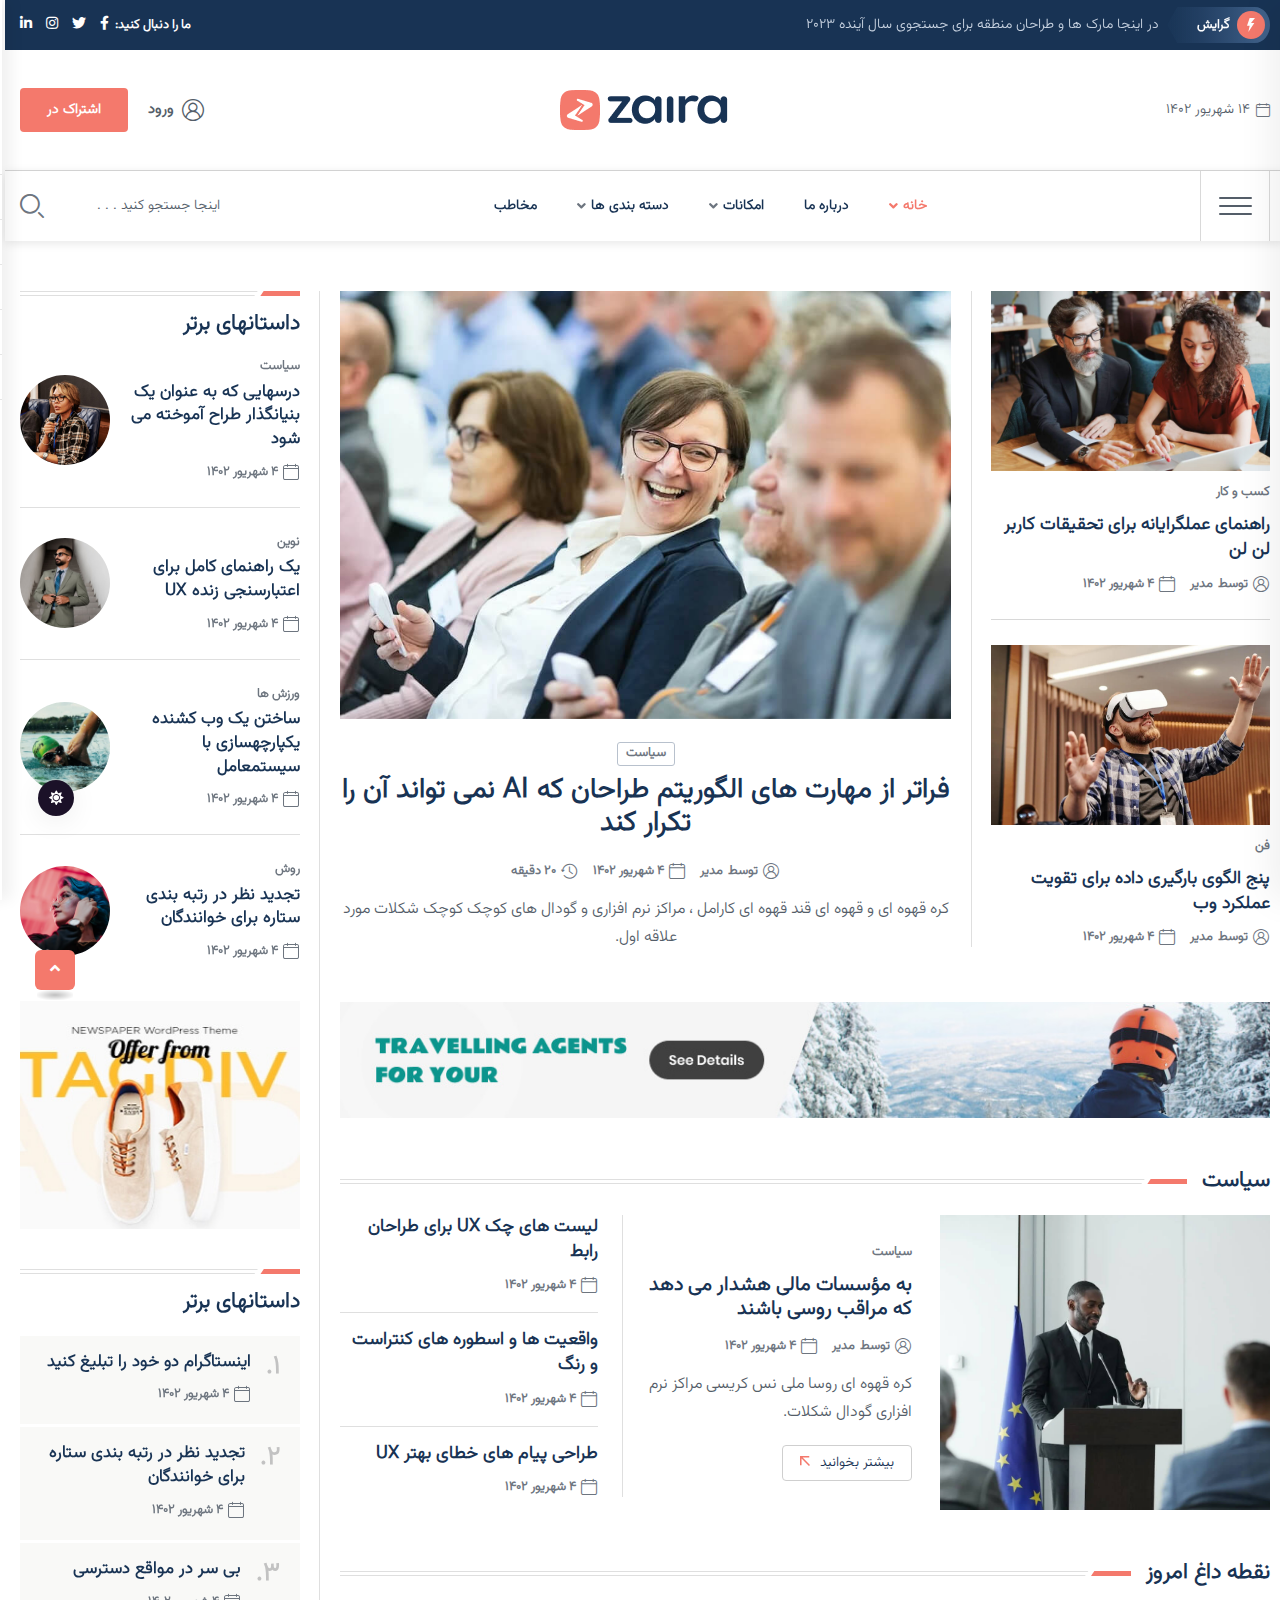
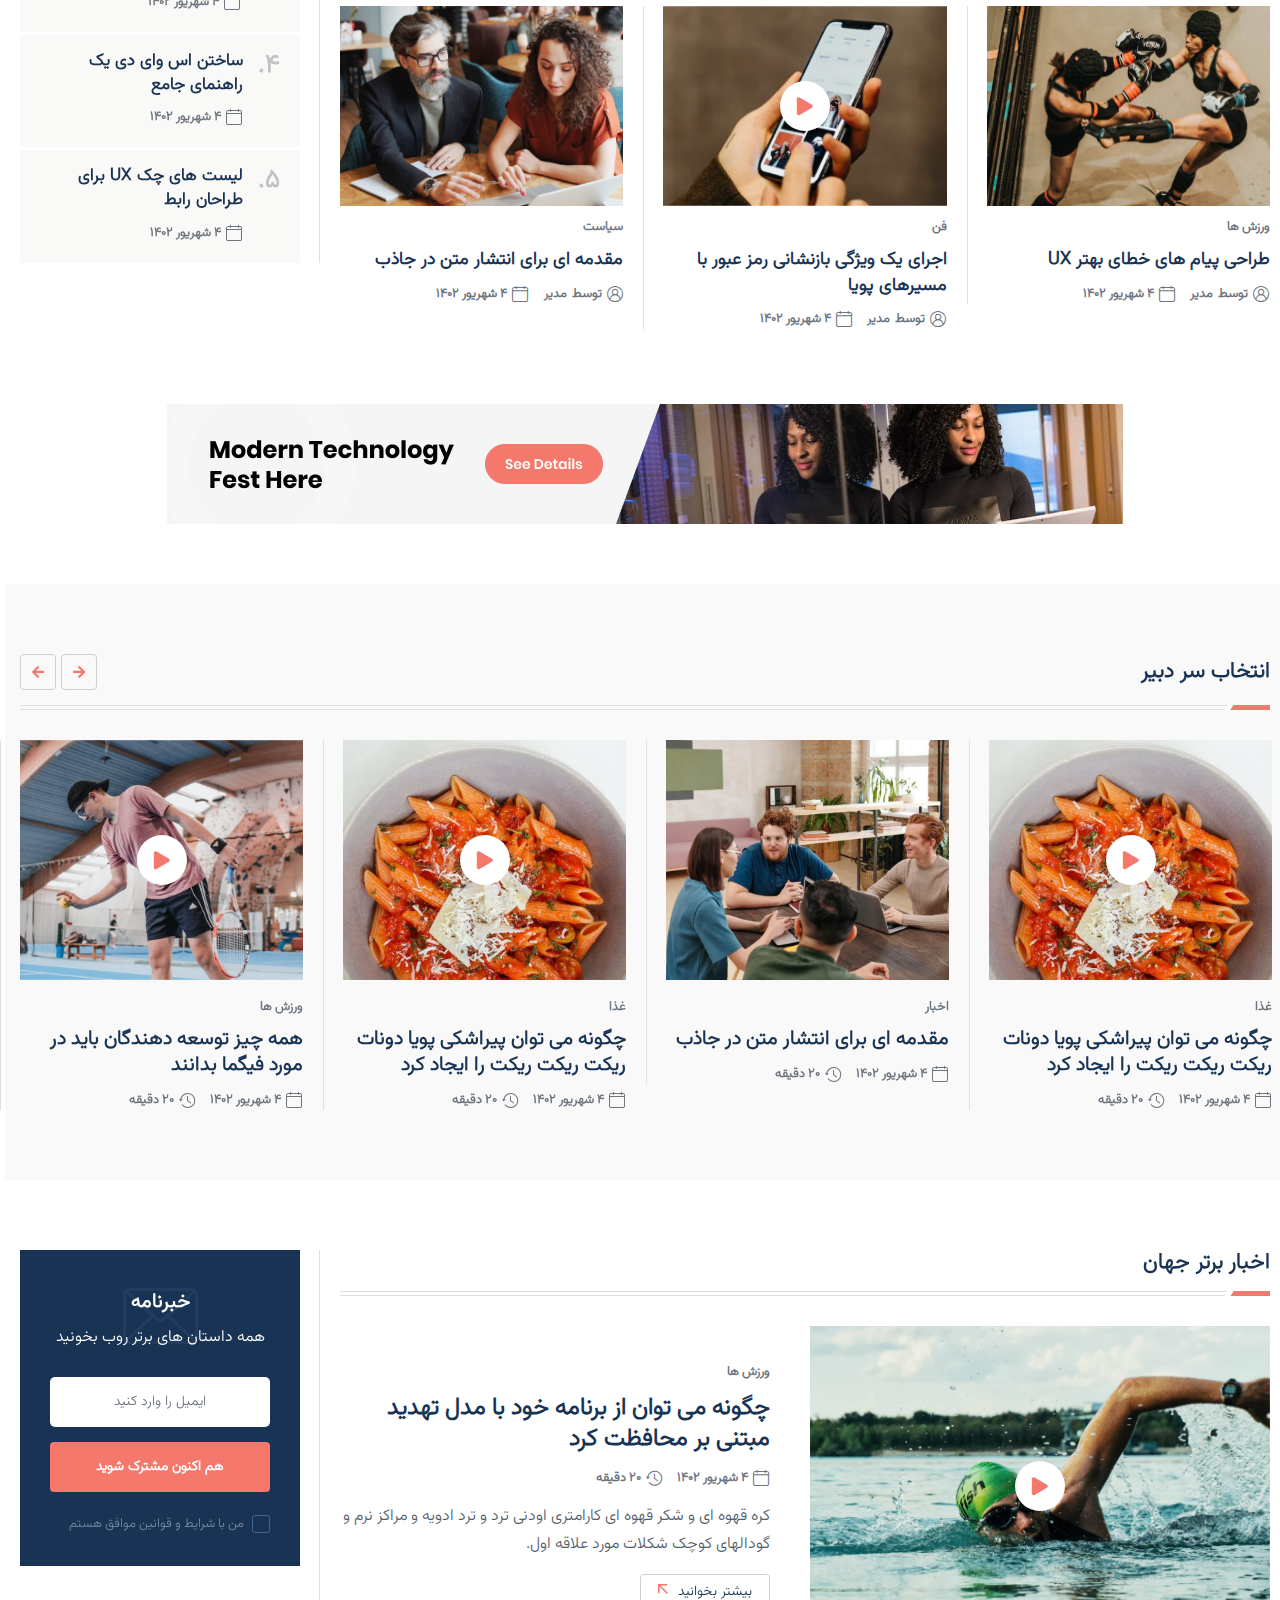
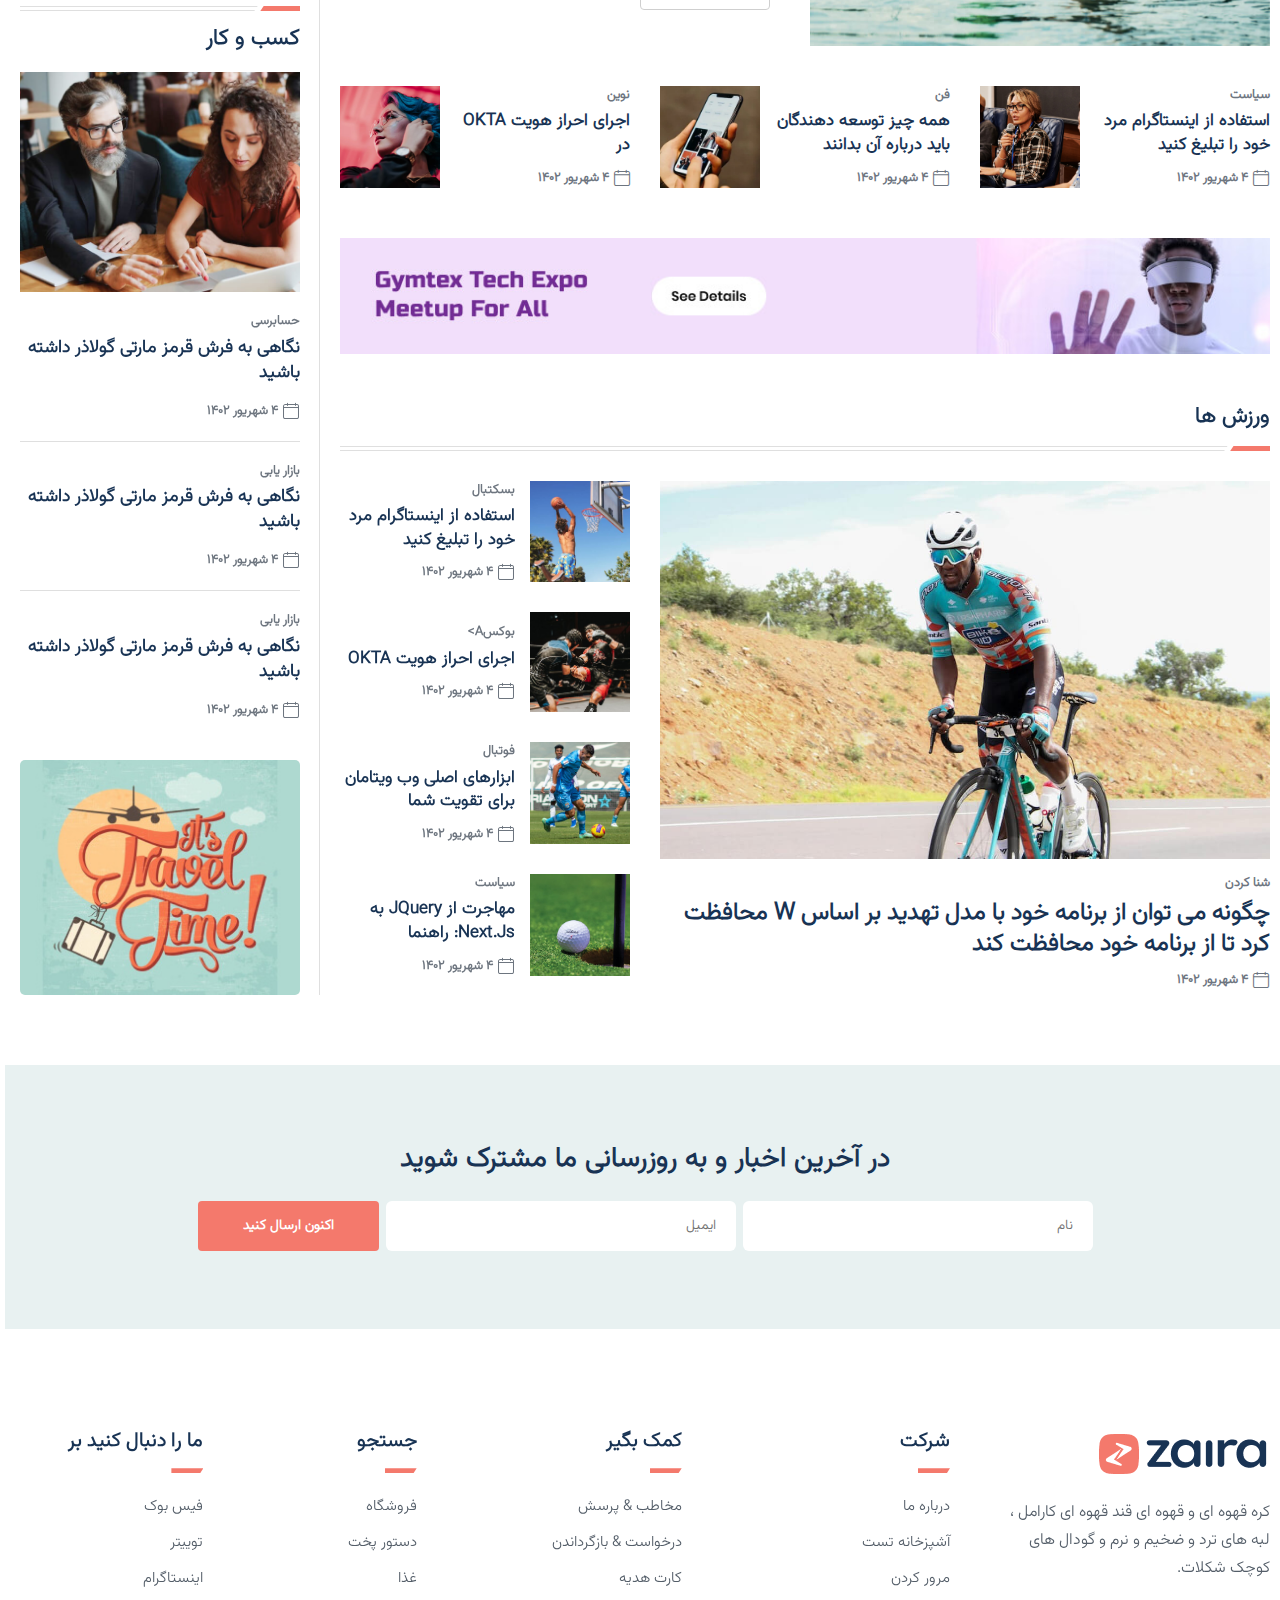
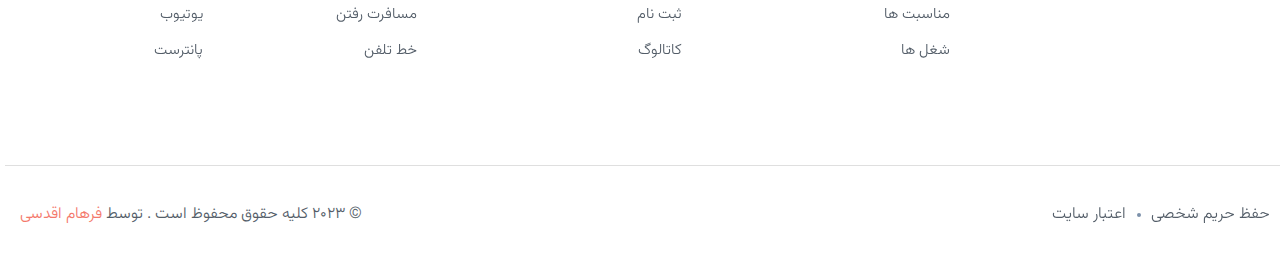
<file: index-6.html>
<!doctype html><html class="no-js" lang="fa">
<!-- Mirrored from zaira.fasitheme.ir/demos/index-6.html by HTTrack Website Copier/3.x [XR&CO'2014], Tue, 05 Dec 2023 14:32:54 GMT -->
<head><meta charset="utf-8"><meta http-equiv="x-ua-compatible" content="ie=edge"><title>Zaira - قالب HTML خبری و مجله </title><meta name="description" content="Zaira - قالب HTML خبری و مجله "><meta name="viewport" content="width=device-width, initial-scale=1"><link rel="shortcut icon" type="image/x-icon" href="assets/img/favicon.png"><link rel="stylesheet" href="assets/css/bootstrap.min.css"><link rel="stylesheet" href="assets/css/animate.min.css"><link rel="stylesheet" href="assets/css/magnific-popup.css"><link rel="stylesheet" href="assets/css/fontawesome-all.min.css"><link rel="stylesheet" href="assets/css/flaticon.css"><link rel="stylesheet" href="assets/css/slick.css"><link rel="stylesheet" href="assets/css/swiper-bundle.css"><link rel="stylesheet" href="assets/css/default.css"><link rel="stylesheet" href="assets/css/style.css"><link rel="stylesheet" href="assets/css/responsive.css"></head><body><div id="preloader"><div class="loader-inner"><div id="loader"><h2 id="bg-loader">زایرا<span>.</span></h2><h2 id="fg-loader">زایرا<span>.</span></h2></div></div></div><div class="darkmode-trigger"><label class="modeSwitch"><input type="checkbox"><span class="icon"></span></label></div><button class="scroll-top scroll-to-target" data-target="html"><i class="fas fa-angle-up"></i></button><header class="header-style-six"><div id="header-fixed-height"></div><div class="header-top-wrap-four"><div class="container"><div class="row align-items-center"><div class="col-lg-8"><div class="header-top-left-four"><div class="trending-box"><div class="icon"><img src="assets/img/icon/trending_icon.svg" alt=""></div><span>گرایش</span><div class="shape"><svg xmlns="http://www.w3.org/2000/svg" viewBox="0 0 122 36" preserveAspectRatio="none" fill="none"><path d="M0 18C0 8.05888 8.05887 0 18 0H110L121.26 16.8906C121.708 17.5624 121.708 18.4376 121.26 19.1094L110 36H18C8.05888 36 0 27.9411 0 18Z" fill="url(#trending_shape)" /><defs><linearGradient id="trending_shape" x1="12" y1="36" x2="132" y2="36" gradientUnits="userSpaceOnUse"><stop offset="0" stop-color="#3F6088" /><stop offset="1" stop-color="#2A4970" stop-opacity="0" /></linearGradient></defs></svg></div></div><div class="swiper-container ta-trending-slider"><div class="swiper-wrapper"><div class="swiper-slide"><div class="trending-content"><a href="blog-details.html">در اینجا مارک ها و طراحان منطقه برای جستجوی سال آینده 2023</a></div></div><div class="swiper-slide"><div class="trending-content"><a href="blog-details.html">در اینجا مارک ها و طراحان منطقه برای جستجوی سال آینده 2023</a></div></div><div class="swiper-slide"><div class="trending-content"><a href="blog-details.html">در اینجا مارک ها و طراحان منطقه برای جستجوی سال آینده 2023</a></div></div></div></div></div></div><div class="col-lg-4"><div class="header-top-social header-top-social-two"><h5 class="title">ما را دنبال کنید:</h5><ul class="list-wrap"><li><a href="index-6.html#"><i class="fab fa-facebook-f"></i></a></li><li><a href="index-6.html#"><i class="fab fa-twitter"></i></a></li><li><a href="index-6.html#"><i class="fab fa-instagram"></i></a></li><li><a href="index-6.html#"><i class="fab fa-linkedin-in"></i></a></li></ul></div></div></div></div></div><div class="header-logo-area-four"><div class="container"><div class="row align-items-center"><div class="col-lg-4"><div class="hl-left-side-four"><span class="date"><i class="flaticon-calendar"></i>14 شهریور 1402</span></div></div><div class="col-lg-4"><div class="logo text-center"><a href="index.html"><img src="assets/img/logo/logo.png" alt=""></a></div><div class="logo d-none text-center"><a href="index.html"><img src="assets/img/logo/w_logo.png" alt=""></a></div></div><div class="col-lg-4"><div class="hl-right-side-four"><div class="sign-in"><a href="contact.html"><i class="flaticon-user"></i>ورود</a></div><div class="subscribe-btn"><a href="contact.html" class="btn btn-two">اشتراک در</a></div></div></div></div></div></div><div id="sticky-header" class="menu-area menu-style-six"><div class="container"><div class="row"><div class="col-12"><div class="menu-wrap"><nav class="menu-nav"><div class="logo d-none"><a href="index.html"><img src="assets/img/logo/logo.png" alt=""></a></div><div class="logo d-none white-logo"><a href="index.html"><img src="assets/img/logo/w_logo.png" alt=""></a></div><div class="offcanvas-toggle"><a href="%c3%98%c2%ac%c3%98%c2%a7%c3%98%c2%b0%c3%98%c2%a8_void(0).html" class="menu-tigger"><span></span><span></span><span></span></a></div><div class="navbar-wrap main-menu d-none d-lg-flex"><ul class="navigation"><li class="active menu-item-has-children"><a href="index-6.html#">خانه</a><ul class="sub-menu"><li><a href="index.html">خانه 01 - پیش فرض</a></li><li><a href="index-2.html">خانه 02 - بازی</a></li><li><a href="index-3.html">خانه 03 - فن آوری</a></li><li><a href="index-4.html">خانه 04 - مسافرت رفتن</a></li><li><a href="index-5.html">خانه 05 - رمز</a></li><li class="active"><a href="index-6.html">خانه 06 - روزنامه</a></li></ul></li><li><a href="about.html">درباره ما</a></li><li class="menu-item-has-children"><a href="index-6.html#">امکانات</a><ul class="sub-menu"><li class="menu-item-has-children"><a href="index-6.html#">یک پست چیدمان</a><ul class="sub-menu"><li><a href="blog-details.html">یک پست 01</a></li><li><a href="blog-details-two.html">یک پست 02</a></li></ul></li><li><a href="author.html">جزئیات نویسنده</a></li></ul></li><li class="menu-item-has-children"><a href="index-6.html#">دسته بندی ها</a><ul class="sub-menu"><li><a href="blog.html">وبلاگ پیش فرض</a></li><li><a href="blog-2.html">چیدمان وبلاگ 02</a></li><li><a href="blog-3.html">چیدمان وبلاگ 03</a></li></ul></li><li><a href="contact.html">مخاطب</a></li></ul></div><div class="header-search-wrap header-search-wrap-three"><form action="https://zaira.fasitheme.ir/demos/index-6.html#"><input type="text" placeholder="اینجا جستجو کنید . . ."><button type="submit"><i class="flaticon-search"></i></button></form></div><div class="mobile-nav-toggler"><i class="fas fa-bars"></i></div></nav></div><div class="mobile-menu"><nav class="menu-box"><div class="close-btn"><i class="fas fa-times"></i></div><div class="nav-logo"><a href="index.html"><img src="assets/img/logo/logo.png" alt="لوگو"></a></div><div class="nav-logo d-none"><a href="index.html"><img src="assets/img/logo/w_logo.png" alt="لوگو"></a></div><div class="mobile-search"><form action="https://zaira.fasitheme.ir/demos/index-6.html#"><input type="text" placeholder="اینجا جستجو کنید..."><button><i class="flaticon-search"></i></button></form></div><div class="menu-outer"></div><div class="social-links"><ul class="clearfix list-wrap"><li><a href="index-6.html#"><i class="fab fa-facebook-f"></i></a></li><li><a href="index-6.html#"><i class="fab fa-twitter"></i></a></li><li><a href="index-6.html#"><i class="fab fa-instagram"></i></a></li><li><a href="index-6.html#"><i class="fab fa-linkedin-in"></i></a></li><li><a href="index-6.html#"><i class="fab fa-youtube"></i></a></li></ul></div></nav></div><div class="menu-backdrop"></div></div></div></div></div><div class="offCanvas-wrap"><div class="offCanvas-body"><div class="offCanvas-toggle"><span></span><span></span></div><div class="offCanvas-content"><div class="offCanvas-logo logo"><a href="index.html" class="logo-dark"><img src="assets/img/logo/logo.png" alt="لوگو"></a><a href="index.html" class="logo-light"><img src="assets/img/logo/w_logo.png" alt="لوگو"></a></div><p>استدلال به نفع استفاده از متن پرکننده چیزی شبیه به این است: اگر در هر زمان که به آن برسید ، از هرگونه محتوای واقعی در فرآیند مشاوره استفاده می کنید.</p><ul class="offCanvas-instagram list-wrap"><li><a href="assets/img/blog/hr_post01.jpg" class="popup-image"><img src="assets/img/blog/hr_post01.jpg" alt="img"></a></li><li><a href="assets/img/blog/hr_post02.jpg" class="popup-image"><img src="assets/img/blog/hr_post02.jpg" alt="img"></a></li><li><a href="assets/img/blog/hr_post03.jpg" class="popup-image"><img src="assets/img/blog/hr_post03.jpg" alt="img"></a></li><li><a href="assets/img/blog/hr_post04.jpg" class="popup-image"><img src="assets/img/blog/hr_post04.jpg" alt="img"></a></li><li><a href="assets/img/blog/hr_post05.jpg" class="popup-image"><img src="assets/img/blog/hr_post05.jpg" alt="img"></a></li><li><a href="assets/img/blog/hr_post06.jpg" class="popup-image"><img src="assets/img/blog/hr_post06.jpg" alt="img"></a></li></ul></div><div class="offCanvas-contact"><h4 class="title">در تماس باشید</h4><ul class="offCanvas-contact-list list-wrap"><li><i class="fas fa-envelope-open"></i><a href="mailto:info@webmail.com">info@webmail.com</a></li><li><i class="fas fa-phone"></i><a href="tel:88899988877">888 999 888 77</a></li><li><i class="fas fa-map-marker-alt"></i> 12/A, news, ان وای سی</li></ul><ul class="offCanvas-social list-wrap"><li><a href="index-6.html#"><i class="fab fa-facebook-f"></i></a></li><li><a href="index-6.html#"><i class="fab fa-twitter"></i></a></li><li><a href="index-6.html#"><i class="fab fa-linkedin-in"></i></a></li><li><a href="index-6.html#"><i class="fab fa-youtube"></i></a></li></ul></div></div></div><div class="offCanvas-overlay"></div></header><main><section class="banner-post-area-five pt-50"><div class="container"><div class="row justify-content-center"><div class="col-xl-9"><div class="news-banner-post-wrap"><div class="row"><div class="col-67 order-0 order-lg-2"><div class="banner-post-six"><div class="banner-post-thumb-six"><a href="blog-details.html"><img src="assets/img/blog/nw_banner_post03.jpg" alt=""></a></div><div class="banner-post-content-six"><a href="blog.html" class="post-tag-two">سیاست</a><h2 class="post-title bold-underline"><a href="blog-details.html">فراتر از مهارت های الگوریتم طراحان که AI نمی تواند آن را تکرار کند</a></h2><div class="blog-post-meta"><ul class="list-wrap"><li><i class="flaticon-user"></i>توسط<a href="author.html">مدیر</a></li><li><i class="flaticon-calendar"></i>4 شهریور 1402</li><li><i class="flaticon-history"></i>20 دقیقه</li></ul></div><p>کره قهوه ای و قهوه ای قند قهوه ای کارامل ، مراکز نرم افزاری و گودال های کوچک کوچک شکلات مورد علاقه اول.</p></div></div></div><div class="col-33"><div class="news-banner-small-post"><div class="banner-post-five"><div class="banner-post-thumb-five"><a href="blog-details.html"><img src="assets/img/blog/nw_banner_post01.jpg" alt=""></a></div><div class="banner-post-content-five"><a href="blog.html" class="post-tag-four">کسب و کار</a><h2 class="post-title"><a href="blog-details.html">راهنمای عملگرایانه برای تحقیقات کاربر لن لن</a></h2><div class="blog-post-meta"><ul class="list-wrap"><li><i class="flaticon-user"></i>توسط<a href="author.html">مدیر</a></li><li><i class="flaticon-calendar"></i>4 شهریور 1402</li></ul></div></div></div><div class="banner-post-five"><div class="banner-post-thumb-five"><a href="blog-details.html"><img src="assets/img/blog/nw_banner_post02.jpg" alt=""></a></div><div class="banner-post-content-five"><a href="blog.html" class="post-tag-four">فن</a><h2 class="post-title"><a href="blog-details.html">پنج الگوی بارگیری داده برای تقویت عملکرد وب</a></h2><div class="blog-post-meta"><ul class="list-wrap"><li><i class="flaticon-user"></i>توسط<a href="author.html">مدیر</a></li><li><i class="flaticon-calendar"></i>4 شهریور 1402</li></ul></div></div></div></div></div></div></div><div class="ad-banner-img ad-banner-img-two text-center pt-20 pb-50"><a href="index-6.html#"><img src="assets/img/images/advertisement13.jpg" alt=""></a></div><section class="politics-post-area"><div class="section-title-wrap"><div class="section-title section-title-four"><h2 class="title">سیاست</h2><div class="section-title-line"></div></div></div><div class="politics-post-wrap"><div class="row"><div class="col-69"><div class="politics-post"><div class="politics-post-thumb"><a href="index.html"><img src="assets/img/blog/politics_post01.jpg" alt=""></a></div><div class="politics-post-content"><a href="blog.html" class="post-tag-four">سیاست</a><h2 class="post-title"><a href="blog-details.html">به مؤسسات مالی هشدار می دهد که مراقب روسی باشند</a></h2><div class="blog-post-meta"><ul class="list-wrap"><li><i class="flaticon-user"></i>توسط<a href="author.html">مدیر</a></li><li><i class="flaticon-calendar"></i>4 شهریور 1402</li></ul></div><p>کره قهوه ای روسا ملی نس کریسی مراکز نرم افزاری گودال شکلات.</p><div class="view-all-btn"><a href="blog.html" class="link-btn">بیشتر بخوانید<span class="svg-icon"><svg xmlns="http://www.w3.org/2000/svg" viewBox="0 0 10 10" fill="none"><path d="M1.07692 10L0 8.92308L7.38462 1.53846H0.769231V0H10V9.23077H8.46154V2.61538L1.07692 10Z" fill="currentColor" /><path d="M1.07692 10L0 8.92308L7.38462 1.53846H0.769231V0H10V9.23077H8.46154V2.61538L1.07692 10Z" fill="currentColor" /></svg></span></a></div></div></div></div><div class="col-31"><div class="politics-post-wrap-two"><div class="politics-post-two"><div class="politics-post-content-two"><h2 class="post-title"><a href="blog-details.html">لیست های چک UX برای طراحان رابط</a></h2><div class="blog-post-meta"><ul class="list-wrap"><li><i class="flaticon-calendar"></i>4 شهریور 1402</li></ul></div></div></div><div class="politics-post-two"><div class="politics-post-content-two"><h2 class="post-title"><a href="blog-details.html">واقعیت ها و اسطوره های کنتراست و رنگ</a></h2><div class="blog-post-meta"><ul class="list-wrap"><li><i class="flaticon-calendar"></i>4 شهریور 1402</li></ul></div></div></div><div class="politics-post-two"><div class="politics-post-content-two"><h2 class="post-title"><a href="blog-details.html">طراحی پیام های خطای بهتر UX</a></h2><div class="blog-post-meta"><ul class="list-wrap"><li><i class="flaticon-calendar"></i>4 شهریور 1402</li></ul></div></div></div></div></div></div></div></section><section class="today-post-area pt-50"><div class="section-title-wrap"><div class="section-title section-title-four"><h2 class="title">نقطه داغ امروز</h2><div class="section-title-line"></div></div></div><div class="today-post-wrap"><div class="row gutter-40 justify-content-center"><div class="col-lg-4 col-md-6"><div class="banner-post-five banner-post-seven"><div class="banner-post-thumb-five"><a href="blog-details.html"><img src="assets/img/blog/today_post01.jpg" alt=""></a></div><div class="banner-post-content-five"><a href="blog.html" class="post-tag-four">ورزش ها</a><h2 class="post-title"><a href="blog-details.html">طراحی پیام های خطای بهتر UX</a></h2><div class="blog-post-meta"><ul class="list-wrap"><li><i class="flaticon-user"></i>توسط<a href="author.html">مدیر</a></li><li><i class="flaticon-calendar"></i>4 شهریور 1402</li></ul></div></div></div></div><div class="col-lg-4 col-md-6"><div class="banner-post-five banner-post-seven"><div class="banner-post-thumb-five"><a href="blog-details.html"><img src="assets/img/blog/today_post02.jpg" alt=""></a><a href="https://www.youtube.com/watch?v=G_AEL-Xo5l8" class="paly-btn popup-video"><i class="fas fa-play"></i></a></div><div class="banner-post-content-five"><a href="blog.html" class="post-tag-four">فن</a><h2 class="post-title"><a href="blog-details.html">اجرای یک ویژگی بازنشانی رمز عبور با مسیرهای پویا</a></h2><div class="blog-post-meta"><ul class="list-wrap"><li><i class="flaticon-user"></i>توسط<a href="author.html">مدیر</a></li><li><i class="flaticon-calendar"></i>4 شهریور 1402</li></ul></div></div></div></div><div class="col-lg-4 col-md-6"><div class="banner-post-five banner-post-seven"><div class="banner-post-thumb-five"><a href="blog-details.html"><img src="assets/img/blog/nw_banner_post01.jpg" alt=""></a></div><div class="banner-post-content-five"><a href="blog.html" class="post-tag-four">سیاست</a><h2 class="post-title"><a href="blog-details.html">مقدمه ای برای انتشار متن در جاذب</a></h2><div class="blog-post-meta"><ul class="list-wrap"><li><i class="flaticon-user"></i>توسط<a href="author.html">مدیر</a></li><li><i class="flaticon-calendar"></i>4 شهریور 1402</li></ul></div></div></div></div></div></div></section></div><div class="col-xl-3 col-lg-8"><div class="sidebar-wrap-three"><div class="sidebar-widget-three"><div class="widget-title widget-title-three mb-20"><div class="section-title-line"></div><h2 class="title">داستانهای برتر</h2></div><div class="stories-post-wrap"><div class="stories-post"><div class="stories-post-thumb"><a href="blog-details.html"><img src="assets/img/blog/stories_post01.jpg" alt=""></a></div><div class="stories-post-content"><a href="blog.html" class="post-tag-four">سیاست</a><h5 class="post-title"><a href="blog-details.html">درسهایی که به عنوان یک بنیانگذار طراح آموخته می شود</a></h5><div class="blog-post-meta"><ul class="list-wrap"><li><i class="flaticon-calendar"></i>4 شهریور 1402</li></ul></div></div></div><div class="stories-post"><div class="stories-post-thumb"><a href="blog-details.html"><img src="assets/img/blog/stories_post02.jpg" alt=""></a></div><div class="stories-post-content"><a href="blog.html" class="post-tag-four">نوین</a><h5 class="post-title"><a href="blog-details.html">یک راهنمای کامل برای اعتبارسنجی زنده UX</a></h5><div class="blog-post-meta"><ul class="list-wrap"><li><i class="flaticon-calendar"></i>4 شهریور 1402</li></ul></div></div></div><div class="stories-post"><div class="stories-post-thumb"><a href="blog-details.html"><img src="assets/img/blog/stories_post03.jpg" alt=""></a></div><div class="stories-post-content"><a href="blog.html" class="post-tag-four">ورزش ها</a><h5 class="post-title"><a href="blog-details.html">ساختن یک وب کشنده یکپارچهسازی با سیستمعامل</a></h5><div class="blog-post-meta"><ul class="list-wrap"><li><i class="flaticon-calendar"></i>4 شهریور 1402</li></ul></div></div></div><div class="stories-post"><div class="stories-post-thumb"><a href="blog-details.html"><img src="assets/img/blog/stories_post04.jpg" alt=""></a></div><div class="stories-post-content"><a href="blog.html" class="post-tag-four">روش</a><h5 class="post-title"><a href="blog-details.html">تجدید نظر در رتبه بندی ستاره برای خوانندگان</a></h5><div class="blog-post-meta"><ul class="list-wrap"><li><i class="flaticon-calendar"></i>4 شهریور 1402</li></ul></div></div></div></div></div><div class="sidebar-widget-three"><div class="sidebar-img-two"><a href="index-6.html#"><img src="assets/img/images/sidebar_img05.jpg" alt=""></a></div></div><div class="sidebar-widget-three"><div class="widget-title widget-title-three mb-20"><div class="section-title-line"></div><h2 class="title">داستانهای برتر</h2></div><div class="stories-post-wrap-two"><div class="stories-post-two"><h2 class="number">1.</h2><div class="stories-post-content"><h5 class="post-title"><a href="blog-details.html">اینستاگرام دو خود را تبلیغ کنید</a></h5><div class="blog-post-meta"><ul class="list-wrap"><li><i class="flaticon-calendar"></i>4 شهریور 1402</li></ul></div></div></div><div class="stories-post-two"><h2 class="number">2.</h2><div class="stories-post-content"><h5 class="post-title"><a href="blog-details.html">تجدید نظر در رتبه بندی ستاره برای خوانندگان</a></h5><div class="blog-post-meta"><ul class="list-wrap"><li><i class="flaticon-calendar"></i>4 شهریور 1402</li></ul></div></div></div><div class="stories-post-two"><h2 class="number">3.</h2><div class="stories-post-content"><h5 class="post-title"><a href="blog-details.html">بی سر در مواقع دسترسی</a></h5><div class="blog-post-meta"><ul class="list-wrap"><li><i class="flaticon-calendar"></i>4 شهریور 1402</li></ul></div></div></div><div class="stories-post-two"><h2 class="number">4.</h2><div class="stories-post-content"><h5 class="post-title"><a href="blog-details.html">ساختن اس وای دی یک راهنمای جامع</a></h5><div class="blog-post-meta"><ul class="list-wrap"><li><i class="flaticon-calendar"></i>4 شهریور 1402</li></ul></div></div></div><div class="stories-post-two"><h2 class="number">5.</h2><div class="stories-post-content"><h5 class="post-title"><a href="blog-details.html">لیست های چک UX برای طراحان رابط</a></h5><div class="blog-post-meta"><ul class="list-wrap"><li><i class="flaticon-calendar"></i>4 شهریور 1402</li></ul></div></div></div></div></div></div></div></div></div></section><div class="ad-banner-area pt-50 pb-60"><div class="container"><div class="ad-banner-img ad-banner-img-two text-center"><a href="index-6.html#"><img src="assets/img/images/advertisement14.jpg" alt=""></a></div></div></div><section class="editor-post-area-three"><div class="container"><div class="row"><div class="col-lg-12"><div class="section-title-wrap mb-30"><div class="section-title section-title-four"><h2 class="title">انتخاب سر دبیر</h2><div class="editor-nav-two"></div></div><div class="section-title-line"></div></div></div></div><div class="row gutter-40 editor-post-active-two swprtl"><div class="col-lg-3"><div class="editor-post-three"><div class="editor-post-thumb-three"><a href="blog-details.html"><img src="assets/img/blog/nw_editor_post01.jpg" alt=""></a><a href="https://www.youtube.com/watch?v=G_AEL-Xo5l8" class="paly-btn popup-video"><i class="fas fa-play"></i></a></div><div class="editor-post-content-three"><a href="blog.html" class="post-tag-four">ورزش ها</a><h2 class="post-title"><a href="blog-details.html">همه چیز توسعه دهندگان باید در مورد فیگما بدانند</a></h2><div class="blog-post-meta"><ul class="list-wrap"><li><i class="flaticon-calendar"></i>4 شهریور 1402</li><li><i class="flaticon-history"></i>20 دقیقه</li></ul></div></div></div></div><div class="col-lg-3"><div class="editor-post-three"><div class="editor-post-thumb-three"><a href="blog-details.html"><img src="assets/img/blog/nw_editor_post02.jpg" alt=""></a></div><div class="editor-post-content-three"><a href="blog.html" class="post-tag-four">فن</a><h2 class="post-title"><a href="blog-details.html">شماره تلفن برای طراحان وب</a></h2><div class="blog-post-meta"><ul class="list-wrap"><li><i class="flaticon-calendar"></i>4 شهریور 1402</li><li><i class="flaticon-history"></i>20 دقیقه</li></ul></div></div></div></div><div class="col-lg-3"><div class="editor-post-three"><div class="editor-post-thumb-three"><a href="blog-details.html"><img src="assets/img/blog/nw_editor_post03.jpg" alt=""></a><a href="https://www.youtube.com/watch?v=G_AEL-Xo5l8" class="paly-btn popup-video"><i class="fas fa-play"></i></a></div><div class="editor-post-content-three"><a href="blog.html" class="post-tag-four">غذا</a><h2 class="post-title"><a href="blog-details.html">چگونه می توان پیراشکی پویا دونات ریکت ریکت ریکت را ایجاد کرد</a></h2><div class="blog-post-meta"><ul class="list-wrap"><li><i class="flaticon-calendar"></i>4 شهریور 1402</li><li><i class="flaticon-history"></i>20 دقیقه</li></ul></div></div></div></div><div class="col-lg-3"><div class="editor-post-three"><div class="editor-post-thumb-three"><a href="blog-details.html"><img src="assets/img/blog/nw_editor_post04.jpg" alt=""></a></div><div class="editor-post-content-three"><a href="blog.html" class="post-tag-four">اخبار</a><h2 class="post-title"><a href="blog-details.html">مقدمه ای برای انتشار متن در جاذب</a></h2><div class="blog-post-meta"><ul class="list-wrap"><li><i class="flaticon-calendar"></i>4 شهریور 1402</li><li><i class="flaticon-history"></i>20 دقیقه</li></ul></div></div></div></div><div class="col-lg-3"><div class="editor-post-three"><div class="editor-post-thumb-three"><a href="blog-details.html"><img src="assets/img/blog/nw_editor_post03.jpg" alt=""></a><a href="https://www.youtube.com/watch?v=G_AEL-Xo5l8" class="paly-btn popup-video"><i class="fas fa-play"></i></a></div><div class="editor-post-content-three"><a href="blog.html" class="post-tag-four">غذا</a><h2 class="post-title"><a href="blog-details.html">چگونه می توان پیراشکی پویا دونات ریکت ریکت ریکت را ایجاد کرد</a></h2><div class="blog-post-meta"><ul class="list-wrap"><li><i class="flaticon-calendar"></i>4 شهریور 1402</li><li><i class="flaticon-history"></i>20 دقیقه</li></ul></div></div></div></div></div></div></section><section class="top-news-post-area pt-70 pb-70"><div class="container"><div class="row justify-content-center"><div class="col-xl-9"><div class="row"><div class="col-lg-12"><div class="section-title-wrap mb-30"><div class="section-title section-title-four"><h2 class="title">اخبار برتر جهان </h2></div><div class="section-title-line"></div></div></div></div><div class="row"><div class="col-12"><div class="top-news-post"><div class="top-news-post-thumb"><a href="blog-details.html"><img src="assets/img/blog/top_news_post01.jpg" alt=""></a><a href="https://www.youtube.com/watch?v=G_AEL-Xo5l8" class="paly-btn popup-video"><i class="fas fa-play"></i></a></div><div class="top-news-post-content"><a href="blog.html" class="post-tag-four">ورزش ها</a><h2 class="post-title bold-underline"><a href="blog-details.html">چگونه می توان از برنامه خود با مدل تهدید مبتنی بر محافظت کرد</a></h2><div class="blog-post-meta"><ul class="list-wrap"><li><i class="flaticon-calendar"></i>4 شهریور 1402</li><li><i class="flaticon-history"></i>20 دقیقه</li></ul></div><p>کره قهوه ای و شکر قهوه ای کارامتری اودنی ترد و ترد ادویه و مراکز نرم و گودالهای کوچک شکلات مورد علاقه اول.</p><div class="view-all-btn"><a href="blog.html" class="link-btn">بیشتر بخوانید<span class="svg-icon"><svg xmlns="http://www.w3.org/2000/svg" viewBox="0 0 10 10" fill="none"><path d="M1.07692 10L0 8.92308L7.38462 1.53846H0.769231V0H10V9.23077H8.46154V2.61538L1.07692 10Z" fill="currentColor" /><path d="M1.07692 10L0 8.92308L7.38462 1.53846H0.769231V0H10V9.23077H8.46154V2.61538L1.07692 10Z" fill="currentColor" /></svg></span></a></div></div></div></div><div class="col-lg-4"><div class="horizontal-post-four"><div class="horizontal-post-thumb-four"><a href="blog-details.html"><img src="assets/img/blog/top_news_post02.jpg" alt=""></a></div><div class="horizontal-post-content-four"><a href="blog.html" class="post-tag-four">سیاست</a><h4 class="post-title"><a href="blog-details.html">استفاده از اینستاگرام مرد خود را تبلیغ کنید</a></h4><div class="blog-post-meta"><ul class="list-wrap"><li><i class="flaticon-calendar"></i>4 شهریور 1402</li></ul></div></div></div></div><div class="col-lg-4"><div class="horizontal-post-four"><div class="horizontal-post-thumb-four"><a href="blog-details.html"><img src="assets/img/blog/top_news_post03.jpg" alt=""></a></div><div class="horizontal-post-content-four"><a href="blog.html" class="post-tag-four">فن</a><h4 class="post-title"><a href="blog-details.html">همه چیز توسعه دهندگان باید درباره آن بدانند</a></h4><div class="blog-post-meta"><ul class="list-wrap"><li><i class="flaticon-calendar"></i>4 شهریور 1402</li></ul></div></div></div></div><div class="col-lg-4"><div class="horizontal-post-four"><div class="horizontal-post-thumb-four"><a href="blog-details.html"><img src="assets/img/blog/top_news_post04.jpg" alt=""></a></div><div class="horizontal-post-content-four"><a href="blog.html" class="post-tag-four">نوین</a><h4 class="post-title"><a href="blog-details.html">اجرای احراز هویت OKTA در</a></h4><div class="blog-post-meta"><ul class="list-wrap"><li><i class="flaticon-calendar"></i>4 شهریور 1402</li></ul></div></div></div></div></div><div class="ad-banner-area pt-20 pb-50"><div class="ad-banner-img ad-banner-img-two text-center"><a href="index-6.html#"><img src="assets/img/images/advertisement15.jpg" alt=""></a></div></div><div class="sports-post-wrap"><div class="section-title-wrap mb-30"><div class="section-title section-title-four"><h2 class="title">ورزش ها</h2></div><div class="section-title-line"></div></div><div class="row"><div class="col-lg-8"><div class="sports-post"><div class="sports-post-thumb"><a href="blog-details.html"><img src="assets/img/blog/sports_post01.jpg" alt=""></a></div><div class="sports-post-content"><a href="blog.html" class="post-tag-four">شنا كردن</a><h4 class="post-title bold-underline"><a href="blog-details.html">چگونه می توان از برنامه خود با مدل تهدید بر اساس W محافظت کرد تا از برنامه خود محافظت کند</a></h4><div class="blog-post-meta"><ul class="list-wrap"><li><i class="flaticon-calendar"></i>4 شهریور 1402</li></ul></div></div></div></div><div class="col-lg-4"><div class="sidebar-wrap sidebar-wrap-four"><div class="horizontal-post-four horizontal-post-five"><div class="horizontal-post-thumb-four"><a href="blog-details.html"><img src="assets/img/blog/sports_post02.jpg" alt=""></a></div><div class="horizontal-post-content-four"><a href="blog.html" class="post-tag-four">بسکتبال</a><h4 class="post-title"><a href="blog-details.html">استفاده از اینستاگرام مرد خود را تبلیغ کنید</a></h4><div class="blog-post-meta"><ul class="list-wrap"><li><i class="flaticon-calendar"></i>4 شهریور 1402</li></ul></div></div></div><div class="horizontal-post-four horizontal-post-five"><div class="horizontal-post-thumb-four"><a href="blog-details.html"><img src="assets/img/blog/sports_post03.jpg" alt=""></a></div><div class="horizontal-post-content-four"><a href="blog.html" class="post-tag-four">بوکسa><h4 class="post-title"><a href="blog-details.html">اجرای احراز هویت OKTA</a></h4><div class="blog-post-meta"><ul class="list-wrap"><li><i class="flaticon-calendar"></i>4 شهریور 1402</li></ul></div></div></div><div class="horizontal-post-four horizontal-post-five"><div class="horizontal-post-thumb-four"><a href="blog-details.html"><img src="assets/img/blog/sports_post04.jpg" alt=""></a></div><div class="horizontal-post-content-four"><a href="blog.html" class="post-tag-four">فوتبال</a><h4 class="post-title"><a href="blog-details.html">ابزارهای اصلی وب ویتامان برای تقویت شما</a></h4><div class="blog-post-meta"><ul class="list-wrap"><li><i class="flaticon-calendar"></i>4 شهریور 1402</li></ul></div></div></div><div class="horizontal-post-four horizontal-post-five"><div class="horizontal-post-thumb-four"><a href="blog-details.html"><img src="assets/img/blog/sports_post05.jpg" alt=""></a></div><div class="horizontal-post-content-four"><a href="blog.html" class="post-tag-four">سیاست</a><h4 class="post-title"><a href="blog-details.html">مهاجرت از jQuery به Next.js: راهنما</a></h4><div class="blog-post-meta"><ul class="list-wrap"><li><i class="flaticon-calendar"></i>4 شهریور 1402</li></ul></div></div></div></div></div></div></div></div><div class="col-xl-3 col-lg-8"><div class="sidebar-wrap-three"><div class="sidebar-widget-three"><div class="sidebar-newsletter sidebar-newsletter-two"><div class="icon"><i class="flaticon-envelope"></i></div><h4 class="title">خبرنامه</h4><p>همه داستان های برتر روب بخونید</p><div class="sidebar-newsletter-form-two"><form action="https://zaira.fasitheme.ir/demos/index-6.html#"><div class="form-grp"><input type="text" placeholder="ایمیل را وارد کنید"><button type="submit" class="btn">هم اکنون مشترک شوید</button></div><div class="form-check"><input type="checkbox" class="form-check-input" id="checkbox"><label for="checkbox">من با شرایط و قوانین موافق هستم</label></div></form></div></div></div><div class="sidebar-widget-three"><div class="widget-title widget-title-three mb-20"><div class="section-title-line"></div><h2 class="title">کسب و کار</h2></div><div class="hot-post-wrap"><div class="hot-post-item hot-post-item-two"><div class="hot-post-thumb"><a href="blog-details.html"><img src="assets/img/blog/nw_banner_post01.jpg" alt=""></a></div><div class="hot-post-content"><a href="blog.html" class="post-tag-four">حسابرسی</a><h4 class="post-title"><a href="blog-details.html">نگاهی به فرش قرمز مارتی گولاذر داشته باشید</a></h4><div class="blog-post-meta"><ul class="list-wrap"><li><i class="flaticon-calendar"></i>4 شهریور 1402</li></ul></div></div></div><div class="hot-post-item hot-post-item-two"><div class="hot-post-content"><a href="blog.html" class="post-tag-four">بازار یابی</a><h4 class="post-title"><a href="blog-details.html">نگاهی به فرش قرمز مارتی گولاذر داشته باشید</a></h4><div class="blog-post-meta"><ul class="list-wrap"><li><i class="flaticon-calendar"></i>4 شهریور 1402</li></ul></div></div></div><div class="hot-post-item hot-post-item-two"><div class="hot-post-content"><a href="blog.html" class="post-tag-four">بازار یابی</a><h4 class="post-title"><a href="blog-details.html">نگاهی به فرش قرمز مارتی گولاذر داشته باشید</a></h4><div class="blog-post-meta"><ul class="list-wrap"><li><i class="flaticon-calendar"></i>4 شهریور 1402</li></ul></div></div></div></div></div><div class="sidebar-widget sidebar-widget-two"><div class="sidebar-img"><a href="index-6.html#"><img src="assets/img/images/sidebar_img06.jpg" alt=""></a></div></div></div></div></div></div></section><section class="newsletter-area-four"><div class="container"><div class="row"><div class="col-lg-12"><div class="newsletter-wrap-four"><div class="newsletter-content"><h2 class="title">در آخرین اخبار و به روزرسانی ما مشترک شوید</h2></div><div class="newsletter-form"><form action="https://zaira.fasitheme.ir/demos/index-6.html#"><div class="form-grp"><input type="text" placeholder="نام"></div><div class="form-grp"><input type="email" placeholder="ایمیل"></div><button type="submit" class="btn">اکنون ارسال کنید</button></form></div></div></div></div></div></section></main><footer><div class="footer-area-four"><div class="footer-top footer-top-three"><div class="container"><div class="row"><div class="col-lg-3 col-md-7"><div class="footer-widget"><div class="fw-logo"><a href="index.html"><img src="assets/img/logo/logo.png" alt=""></a></div><div class="fw-logo d-none"><a href="index.html"><img src="assets/img/logo/w_logo.png" alt=""></a></div><div class="footer-content"><p>کره قهوه ای و قهوه ای قند قهوه ای کارامل ، لبه های ترد و ضخیم و نرم و گودال های کوچک شکلات.</p></div></div></div><div class="col-lg-2 col-md-5 col-sm-6"><div class="footer-widget"><h4 class="fw-title">شرکت</h4><div class="footer-link-wrap"><ul class="list-wrap"><li><a href="about.html">درباره ما</a></li><li><a href="contact.html">آشپزخانه تست</a></li><li><a href="contact.html">مرور کردن</a></li><li><a href="contact.html">مناسبت ها</a></li><li><a href="contact.html">شغل ها</a></li></ul></div></div></div><div class="col-lg-3 col-md-4 col-sm-6"><div class="footer-widget"><h4 class="fw-title">کمک بگیر</h4><div class="footer-link-wrap"><ul class="list-wrap"><li><a href="contact.html">مخاطب & پرسش</a></li><li><a href="contact.html">درخواست & بازگرداندن</a></li><li><a href="contact.html">کارت هدیه</a></li><li><a href="contact.html">ثبت نام</a></li><li><a href="contact.html">کاتالوگ</a></li></ul></div></div></div><div class="col-lg-2 col-md-4 col-sm-6"><div class="footer-widget"><h4 class="fw-title">جستجو</h4><div class="footer-link-wrap"><ul class="list-wrap"><li><a href="contact.html">فروشگاه</a></li><li><a href="contact.html">دستور پخت</a></li><li><a href="contact.html">غذا</a></li><li><a href="contact.html">مسافرت رفتن</a></li><li><a href="contact.html">خط تلفن</a></li></ul></div></div></div><div class="col-lg-2 col-md-4 col-sm-6"><div class="footer-widget"><h4 class="fw-title">ما را دنبال کنید بر</h4><div class="footer-link-wrap"><ul class="list-wrap"><li><a href="index-6.html#">فیس بوک</a></li><li><a href="index-6.html#">توییتر</a></li><li><a href="index-6.html#">اینستاگرام</a></li><li><a href="index-6.html#">یوتیوب</a></li><li><a href="index-6.html#">پانترست</a></li></ul></div></div></div></div></div></div><div class="footer-bottom footer-bottom-three"><div class="container"><div class="row"><div class="col-md-6"><div class="footer-bottom-menu"><ul class="list-wrap"><li><a href="contact.html">حفظ حریم شخصی</a></li><li><a href="contact.html">اعتبار سایت</a></li></ul></div></div><div class="col-md-6"><div class="copyright-text"><p>© 2023 کلیه حقوق محفوظ است . توسط <a href="https://www.rtl-theme.com/author/farhamaghdasi/products/">فرهام اقدسی</a></p></div></div></div></div></div></div></footer><script src="assets/js/vendor/jquery-3.6.0.min.js"></script><script src="assets/js/bootstrap.min.js"></script><script src="assets/js/jquery.magnific-popup.min.js"></script><script src="assets/js/slick.min.js"></script><script src="assets/js/swiper-bundle.js"></script><script src="assets/js/ajax-form.js"></script><script src="assets/js/wow.min.js"></script><script src="assets/js/main.js"></script></body>
<!-- Mirrored from zaira.fasitheme.ir/demos/index-6.html by HTTrack Website Copier/3.x [XR&CO'2014], Tue, 05 Dec 2023 14:33:01 GMT -->
</html>
</file>
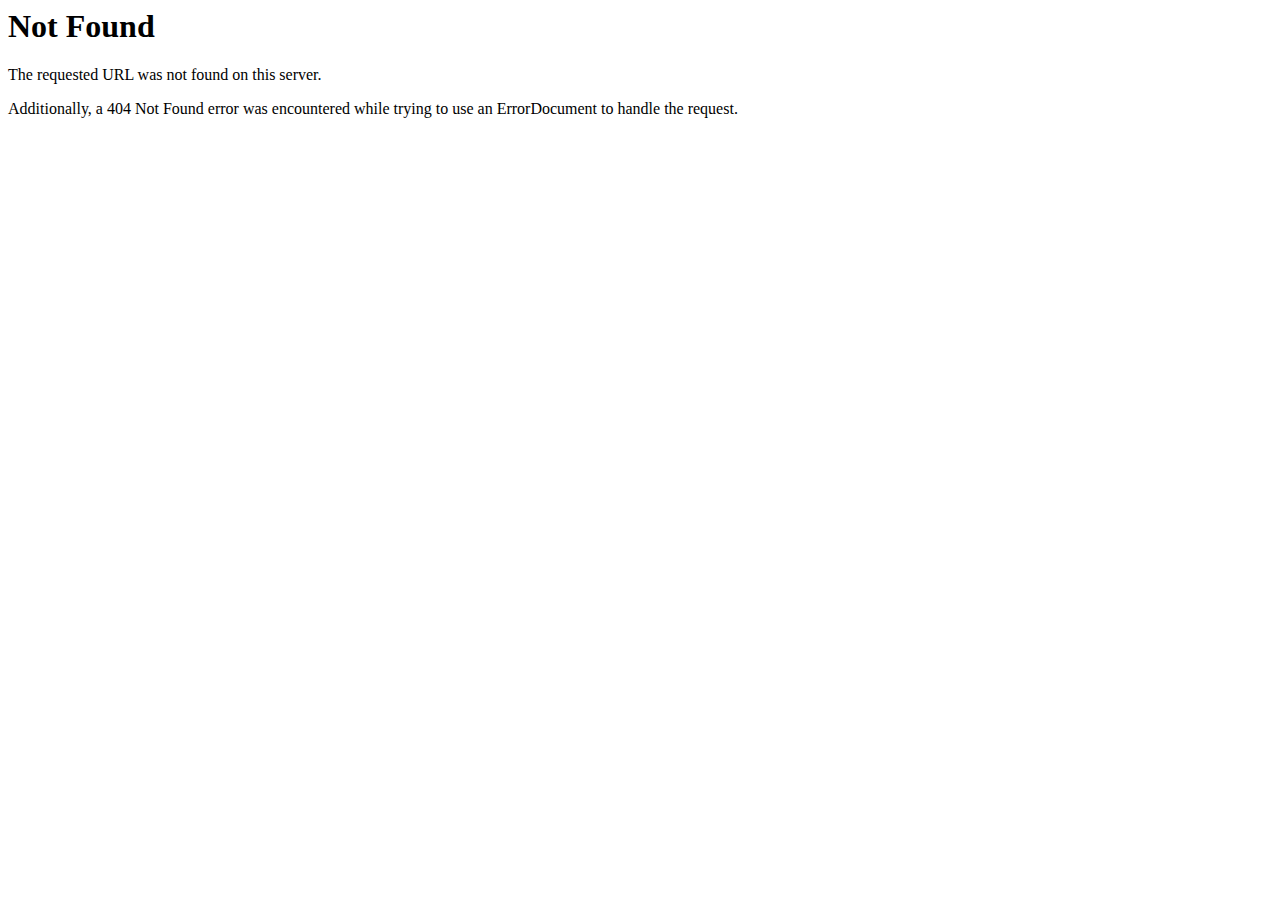
<file: Ø¬Ø§Ø°Ø¨_void(0).html>
<!DOCTYPE HTML PUBLIC "-//IETF//DTD HTML 2.0//EN">
<html><head>
<title>404 Not Found</title>
</head><body>
<h1>Not Found</h1>
<p>The requested URL was not found on this server.</p>
<p>Additionally, a 404 Not Found
error was encountered while trying to use an ErrorDocument to handle the request.</p>
</body></html>
</file>
<file: assets/css/flaticon.css>
@font-face{font-family:"flaticon";src:url("../fonts/flaticon.eot");src:url("../fonts/flaticond41d.eot?#iefix") format("embedded-opentype"),url("../fonts/flaticon.html") format("woff2"),url("../fonts/flaticon.woff") format("woff"),url("../fonts/flaticon.ttf") format("truetype"),url("../fonts/flaticon.svg#Flaticon") format("svg");}i[class^="flaticon-"]:before,i[class*=" flaticon-"]:before{font-family:flaticon!important;font-style:normal;font-weight:normal!important;font-variant:normal;text-transform:none;line-height:1;-webkit-font-smoothing:antialiased;-moz-osx-font-smoothing:grayscale;}.flaticon-search:before{content:"\f101";}.flaticon-search-1:before{content:"\f102";}.flaticon-search-2:before{content:"\f103";}.flaticon-time:before{content:"\f104";}.flaticon-history:before{content:"\f105";}.flaticon-volume-level-indicator:before{content:"\f106";}.flaticon-user:before{content:"\f107";}.flaticon-mail:before{content:"\f108";}.flaticon-envelope:before{content:"\f109";}.flaticon-share:before{content:"\f10a";}.flaticon-chat:before{content:"\f10b";}.flaticon-sms:before{content:"\f10c";}.flaticon-calendar:before{content:"\f10d";}.flaticon-heart:before{content:"\f10e";}.flaticon-heart-simple-shape-silhouette:before{content:"\f10f";}.flaticon-wishlist:before{content:"\f110";}.flaticon-bookmark:before{content:"\f111";}.flaticon-thunder:before{content:"\f112";}.flaticon-lighting:before{content:"\f113";}.flaticon-shopping-cart:before{content:"\f114";}.flaticon-basket:before{content:"\f115";}.flaticon-comment:before{content:"\f116";}.flaticon-down-arrow:before{content:"\f117";}.flaticon-scribble:before{content:"\f118";}.flaticon-right-arrow:before{content:"\f119";}.flaticon-next:before{content:"\f11a";}
</file>
<file: assets/css/default.css>
.mt-5{margin-top:5px;}.mt-10{margin-top:10px;}.mt-15{margin-top:15px;}.mt-20{margin-top:20px;}.mt-25{margin-top:25px;}.mt-30{margin-top:30px;}.mt-35{margin-top:35px;}.mt-40{margin-top:40px;}.mt-45{margin-top:45px;}.mt-50{margin-top:50px;}.mt-55{margin-top:55px;}.mt-60{margin-top:60px;}.mt-65{margin-top:65px;}.mt-70{margin-top:70px;}.mt-75{margin-top:75px;}.mt-80{margin-top:80px;}.mt-85{margin-top:85px;}.mt-90{margin-top:90px;}.mt-95{margin-top:95px;}.mt-100{margin-top:100px;}.mt-105{margin-top:105px;}.mt-110{margin-top:110px;}.mt-115{margin-top:115px;}.mt-120{margin-top:120px;}.mt-125{margin-top:125px;}.mt-130{margin-top:130px;}.mt-135{margin-top:135px;}.mt-140{margin-top:140px;}.mt-145{margin-top:145px;}.mt-150{margin-top:150px;}.mt-155{margin-top:155px;}.mt-160{margin-top:160px;}.mt-165{margin-top:165px;}.mt-170{margin-top:170px;}.mt-175{margin-top:175px;}.mt-180{margin-top:180px;}.mt-185{margin-top:185px;}.mt-190{margin-top:190px;}.mt-195{margin-top:195px;}.mt-200{margin-top:200px;}.mb-5{margin-bottom:5px;}.mb-10{margin-bottom:10px;}.mb-15{margin-bottom:15px;}.mb-20{margin-bottom:20px;}.mb-25{margin-bottom:25px;}.mb-30{margin-bottom:30px;}.mb-35{margin-bottom:35px;}.mb-40{margin-bottom:40px;}.mb-45{margin-bottom:45px;}.mb-50{margin-bottom:50px;}.mb-55{margin-bottom:55px;}.mb-60{margin-bottom:60px;}.mb-65{margin-bottom:65px;}.mb-70{margin-bottom:70px;}.mb-75{margin-bottom:75px;}.mb-80{margin-bottom:80px;}.mb-85{margin-bottom:85px;}.mb-90{margin-bottom:90px;}.mb-95{margin-bottom:95px;}.mb-100{margin-bottom:100px;}.mb-105{margin-bottom:105px;}.mb-110{margin-bottom:110px;}.mb-115{margin-bottom:115px;}.mb-120{margin-bottom:120px;}.mb-125{margin-bottom:125px;}.mb-130{margin-bottom:130px;}.mb-135{margin-bottom:135px;}.mb-140{margin-bottom:140px;}.mb-145{margin-bottom:145px;}.mb-150{margin-bottom:150px;}.mb-155{margin-bottom:155px;}.mb-160{margin-bottom:160px;}.mb-165{margin-bottom:165px;}.mb-170{margin-bottom:170px;}.mb-175{margin-bottom:175px;}.mb-180{margin-bottom:180px;}.mb-185{margin-bottom:185px;}.mb-190{margin-bottom:190px;}.mb-195{margin-bottom:195px;}.mb-200{margin-bottom:200px;}.pt-5{padding-top:5px;}.pt-10{padding-top:10px;}.pt-15{padding-top:15px;}.pt-20{padding-top:20px;}.pt-25{padding-top:25px;}.pt-30{padding-top:30px;}.pt-35{padding-top:35px;}.pt-40{padding-top:40px;}.pt-45{padding-top:45px;}.pt-50{padding-top:50px;}.pt-55{padding-top:55px;}.pt-60{padding-top:60px;}.pt-65{padding-top:65px;}.pt-70{padding-top:70px;}.pt-75{padding-top:75px;}.pt-80{padding-top:80px;}.pt-85{padding-top:85px;}.pt-90{padding-top:90px;}.pt-95{padding-top:95px;}.pt-100{padding-top:100px;}.pt-105{padding-top:105px;}.pt-110{padding-top:110px;}.pt-115{padding-top:115px;}.pt-120{padding-top:120px;}.pt-125{padding-top:125px;}.pt-130{padding-top:130px;}.pt-135{padding-top:135px;}.pt-140{padding-top:140px;}.pt-145{padding-top:145px;}.pt-150{padding-top:150px;}.pt-155{padding-top:155px;}.pt-160{padding-top:160px;}.pt-165{padding-top:165px;}.pt-170{padding-top:170px;}.pt-175{padding-top:175px;}.pt-180{padding-top:180px;}.pt-185{padding-top:185px;}.pt-190{padding-top:190px;}.pt-195{padding-top:195px;}.pt-200{padding-top:200px;}.pb-5{padding-bottom:5px;}.pb-10{padding-bottom:10px;}.pb-15{padding-bottom:15px;}.pb-20{padding-bottom:20px;}.pb-25{padding-bottom:25px;}.pb-30{padding-bottom:30px;}.pb-35{padding-bottom:35px;}.pb-40{padding-bottom:40px;}.pb-45{padding-bottom:45px;}.pb-50{padding-bottom:50px;}.pb-55{padding-bottom:55px;}.pb-60{padding-bottom:60px;}.pb-65{padding-bottom:65px;}.pb-70{padding-bottom:70px;}.pb-75{padding-bottom:75px;}.pb-80{padding-bottom:80px;}.pb-85{padding-bottom:85px;}.pb-90{padding-bottom:90px;}.pb-95{padding-bottom:95px;}.pb-100{padding-bottom:100px;}.pb-105{padding-bottom:105px;}.pb-110{padding-bottom:110px;}.pb-115{padding-bottom:115px;}.pb-120{padding-bottom:120px;}.pb-125{padding-bottom:125px;}.pb-130{padding-bottom:130px;}.pb-135{padding-bottom:135px;}.pb-140{padding-bottom:140px;}.pb-145{padding-bottom:145px;}.pb-150{padding-bottom:150px;}.pb-155{padding-bottom:155px;}.pb-160{padding-bottom:160px;}.pb-165{padding-bottom:165px;}.pb-170{padding-bottom:170px;}.pb-175{padding-bottom:175px;}.pb-180{padding-bottom:180px;}.pb-185{padding-bottom:185px;}.pb-190{padding-bottom:190px;}.pb-195{padding-bottom:195px;}.pb-200{padding-bottom:200px;}.pl-0{padding-right:0px;}.pl-5{padding-right:5px;}.pl-10{padding-right:10px;}.pl-15{padding-right:15px;}.pl-20{padding-right:20px;}.pl-25{padding-right:35px;}.pl-30{padding-right:30px;}.pl-35{padding-right:35px;}.pl-35{padding-right:35px;}.pl-40{padding-right:40px;}.pl-45{padding-right:45px;}.pl-50{padding-right:50px;}.pl-55{padding-right:55px;}.pl-60{padding-right:60px;}.pl-65{padding-right:65px;}.pl-70{padding-right:70px;}.pl-75{padding-right:75px;}.pl-80{padding-right:80px;}.pl-85{padding-right:80px;}.pl-90{padding-right:90px;}.pl-95{padding-right:95px;}.pl-100{padding-right:100px;}.pr-0{padding-left:0px;}.pr-5{padding-left:5px;}.pr-10{padding-left:10px;}.pr-15{padding-left:15px;}.pr-20{padding-left:20px;}.pr-25{padding-left:35px;}.pr-30{padding-left:30px;}.pr-35{padding-left:35px;}.pr-35{padding-left:35px;}.pr-40{padding-left:40px;}.pr-45{padding-left:45px;}.pr-50{padding-left:50px;}.pr-55{padding-left:55px;}.pr-60{padding-left:60px;}.pr-65{padding-left:65px;}.pr-70{padding-left:70px;}.pr-75{padding-left:75px;}.pr-80{padding-left:80px;}.pr-85{padding-left:80px;}.pr-90{padding-left:90px;}.pr-95{padding-left:95px;}.pr-100{padding-left:100px;}.f-700{font-weight:700;}.f-600{font-weight:600;}.f-500{font-weight:500;}.f-400{font-weight:400;}.f-300{font-weight:300;}.gray-bg{background:#f7f7fd;}.white-bg{background:#fff;}.black-bg{background:#222;}.theme-bg{background:#222;}.primary-bg{background:#222;}.white-color{color:#fff;}.black-color{color:#222;}.theme-color{color:#222;}.primary-color{color:#222;}[data-overlay]{position:relative;}[data-overlay]::before{background:#000 none repeat scroll 100% 0;content:"";height:100%;right:0;position:absolute;top:0;width:100%;z-index:1;}[data-overlay="3"]::before{opacity:0.3;}[data-overlay="4"]::before{opacity:0.4;}[data-overlay="5"]::before{opacity:0.5;}[data-overlay="6"]::before{opacity:0.6;}[data-overlay="7"]::before{opacity:0.7;}[data-overlay="8"]::before{opacity:0.8;}[data-overlay="9"]::before{opacity:0.9;}
</file>
<file: assets/css/style.css>
@import url('https://fonts.googleapis.com/css2?family=Inter:wght@200;300;400;500;600;700&amp;family=Manrope:wght@300;400;500;600;700;800&amp;display=swap');@font-face{font-family:'Estedad';font-style:normal;src:url(../fonts/font-package/Vazirmatn-FD-Light.html) format('woff2');}:root{--tg-body-font-family:'Estedad',sans-serif;--tg-heading-font-family:'Estedad',sans-serif;--tg-primary-color:#F4796C;--tg-secondary-color:#183354;--tg-body-font-color:#545E69;--tg-heading-font-color:#183354;--tg-paragraph-color:#545E69;--tg-icon-color:#6D757F;--tg-border-color:#DFDFDF;--tg-border-dark:#273341;--tg-body-font-size:16px;--tg-body-font-weight:400;--tg-heading-font-weight:700;--tg-body-line-height:1.75;--tg-heading-line-height:1.2;--tg-blue:#0d6efd;--tg-indigo:#6610f2;--tg-purple:#6f42c1;--tg-pink:#d63384;--tg-red:#dc3545;--tg-orange:#fd7e14;--tg-yellow:#ffc107;--tg-green:#198754;--tg-teal:#E8F1F1;--tg-cyan:#0dcaf0;--tg-white:#ffffff;--tg-black:#0C1622;--tg-black-two:#000000;--tg-gray:#D9D9D9;--tg-gray-two:#BACCE1;--tg-gray-three:#F9F9F7;--facebook:#104E87;--twitter:#2EB4FF;--linkedin:#0C7ED0;--instagram:#FF2F7A;--youtube:#c4302b;--skype:#00aff0;}body{font-family:var(--tg-body-font-family);font-weight:var(--tg-body-font-weight);font-size:var(--tg-body-font-size);line-height:var(--tg-body-line-height);color:var(--tg-body-font-color);font-style:normal;direction:rtl;}.swprtl{direction:ltr;}img,.img{max-width:100%;-webkit-transition:-webkit-transform 1s ease;transition:-webkit-transform 1s ease;transition:transform 1s ease;transition:transform 1s ease,-webkit-transform 1s ease;}.f-left{float:right}.f-right{float:left}.fix{overflow:hidden}a,button{-webkit-transition:all 0.3s ease-out 0s;-moz-transition:all 0.3s ease-out 0s;-ms-transition:all 0.3s ease-out 0s;-o-transition:all 0.3s ease-out 0s;transition:all 0.3s ease-out 0s;text-decoration:none;}a:focus,.btn:focus,button:focus{text-decoration:none;outline:none;box-shadow:none;}a:hover,.portfolio-cat a:hover,.footer -menu li a:hover{color:var(--tg-primary-color);text-decoration:none;}a,button{color:var(--tg-primary-color);outline:medium none;text-decoration:none;}.btn:focus,button:focus,input:focus,input:focus,textarea,textarea:focus{outline:0}.uppercase{text-transform:uppercase;}.capitalize{text-transform:capitalize;}h1,h2,h3,h4,h5,h6{font-family:var(--tg-heading-font-family);color:var(--tg-heading-font-color);margin-top:0px;margin-bottom:.7rem;font-style:normal;line-height:var(--tg-heading-line-height);font-weight:var(--tg-heading-font-weight);text-transform:capitalize;}h1 a,h2 a,h3 a,h4 a,h5 a,h6 a{color:inherit;}h1{font-size:2.5rem;}h2{font-size:2rem;}h3{font-size:1.75rem;}h4{font-size:1.5rem;}h5{font-size:1.25rem;}h6{font-size:1rem;}.list-wrap{margin:0px;padding:0px;}.list-wrap li{list-style:none}p{font-size:var(--tg-body-font-size);font-weight:var(--tg-body-font-weight);line-height:var(--tg-body-line-height);color:var(--tg-paragraph-color);text-transform:capitalize;margin-bottom:15px;}hr{border-bottom:1px solid var(--tg-primary-color);border-top:0 none;margin:30px 0;padding:0;}label{color:var(--tg-body-font-color);cursor:poEstedad;font-size:16px;font-weight:400;}*::-moz-selection{background:var(--tg-primary-color);color:var(--tg-white);text-shadow:none;}::-moz-selection{background:var(--tg-primary-color);color:var(--tg-white);text-shadow:none;}::selection{background:var(--tg-primary-color);color:var(--tg-white);text-shadow:none;}*::-moz-placeholder{color:var(--tg-body-font-color);font-size:var(--tg-body-font-size);opacity:1;}*::placeholder{color:var(--tg-body-font-color);font-size:var(--tg-body-font-size);opacity:1;}.theme-overlay{position:relative}.theme-overlay::before{background:var(--tg-primary-color) none repeat scroll 100% 0;content:"";height:100%;right:0;opacity:0.6;position:absolute;top:0;width:100%;}.separator{border-top:1px solid var(--tg-primary-color);}.container{padding-right:15px;padding-left:15px;}.row{--bs-gutter-x:30px;}.row.g-0{--bs-gutter-x:0;}.gutter-y-30{--bs-gutter-y:30px;}.gutter-40{--bs-gutter-x:40px;}.btn{user-select:none;-moz-user-select:none;background:var(--tg-secondary-color) none repeat scroll 100% 0;border:medium none;border-radius:4px;color:var(--tg-white);cursor:poEstedad;display:inline-flex;align-items:center;font-size:14px;font-weight:700;letter-spacing:0;line-height:1;margin-bottom:0;padding:18px 45px;text-align:center;text-transform:capitalize;touch-action:manipulation;transition:all 0.3s ease 0s;vertical-align:middle;white-space:nowrap;font-family:var(--tg-heading-font-family);position:relative;z-index:1;overflow:hidden;}.btn::before{content:"";position:absolute;-webkit-transition-duration:800ms;transition-duration:800ms;width:200%;height:200%;top:110%;right:50%;background:var(--tg-primary-color);transform:translateX(50%);border-radius:50%;z-index:-1;}.btn:hover{color:var(--tg-white);}.btn:hover::before{top:-40%;}.btn-two{background:var(--tg-primary-color);}.btn-two::before{background:var(--tg-secondary-color);}.breadcrumb>.active{color:var(--tg-primary-color);}.scroll-top{width:40px;height:40px;line-height:40px;position:fixed;bottom:-10%;left:30px;font-size:var(--tg-body-font-size);border-radius:6px;z-index:99;color:var(--tg-white);text-align:center;cursor:poEstedad;background:var(--tg-primary-color);transition:1s ease;border:none;}.scroll-top.open{bottom:30px;}.scroll-top::after{position:absolute;z-index:-1;content:'';top:100%;right:5%;height:10px;width:90%;opacity:1;background:radial-gradient(ellipse at center,rgba(0,0,0,0.25) 0%,rgba(0,0,0,0) 80%);}.scroll-top:hover{background:var(--tg-secondary-color);}.custom-container{max-width:1860px;}.transparent-header{position:absolute;right:0;top:0px;width:100%;z-index:9;height:auto;}#header-fixed-height.active-height{display:block;height:95px;}.header-top-wrap{background:var(--tg-secondary-color);padding:6px 35px;}.header-top-menu .list-wrap{display:flex;align-items:center;flex-wrap:wrap;gap:20px;}.header-top-menu .list-wrap li a{color:var(--tg-white);font-family:var(--tg-heading-font-family);font-size:13px;font-weight:700;line-height:normal;text-transform:capitalize;}.header-top-menu .list-wrap li a:hover{color:var(--tg-primary-color);}.header-top-social{display:flex;align-items:center;justify-content:flex-end;}.header-top-social .title{margin-bottom:0;color:var(--tg-white);font-size:13px;font-weight:700;letter-spacing:1.3px;text-transform:uppercase;margin-left:6px;line-height:1;}.header-top-social .list-wrap{display:flex;align-items:center;gap:14px;}.header-top-social .list-wrap li a{font-size:14px;color:var(--tg-white);}.header-top-social .list-wrap li a:hover{color:var(--tg-primary-color);}.menu-area{border-bottom:1px solid var(--tg-gray);}.menu-nav{display:flex;align-items:center;flex-wrap:wrap;justify-content:space-between;}.logo img{max-height:50px;}.header-left-side{display:flex;height:100%;}.offcanvas-toggle{border-left:1px solid var(--tg-gray);width:100px;}.offcanvas-toggle a{padding:30px 35px 30px 30px;display:flex;align-items:center;flex-direction:column;justify-content:center;gap:6px;height:100%;}.offcanvas-toggle a span{width:33px;height:2px;border-radius:2px;background:var(--tg-primary-color);transition:.3s linear;}.navbar-wrap{display:flex;}.navbar-wrap ul{display:flex;flex-direction:row;flex-wrap:wrap;padding:0 0;margin:0 185px 0 0;}.navbar-wrap ul li{list-style:none;display:block;position:relative;}.navbar-wrap ul li a{font-size:14px;font-weight:700;text-transform:capitalize;color:var(--tg-heading-font-color);padding:40px 17px;display:flex;align-items:center;line-height:1;position:relative;z-index:1;font-family:var(--tg-heading-font-family);gap:5px;}.navbar-wrap>ul>li.menu-item-has-children>a::after{content:"\f107";font-family:"Font Awesome 5 Free";color:var(--tg-icon-color);font-size:14px;line-height:0;transition:all 0.3s ease-out 0s;}.navbar-wrap>ul>li.menu-item-has-children.active>a::after,.navbar-wrap>ul>li.menu-item-has-children:hover>a::after{color:var(--tg-primary-color);}.navbar-wrap>ul>li.active>a,.navbar-wrap>ul>li:hover>a{color:var(--tg-primary-color);}.main-menu .navigation li.menu-item-has-children .dropdown-btn{display:none;}.header-right-side{display:flex;align-items:center;justify-content:flex-end;padding-left:35px;}.header-search-wrap form{position:relative;width:340px;}.header-search-wrap form input{width:100%;border:1px solid var(--tg-gray);background:transparent;border-radius:30px;font-size:14px;font-weight:400;color:var(--tg-secondary-color);padding:12px 20px 12px 45px;line-height:1;height:45px;}.header-search-wrap form input::placeholder{font-size:14px;font-weight:400;color:var(--tg-body-font-color);}.header-search-wrap form button{position:absolute;left:15px;top:50%;transform:translateY(-50%);background:none;border:none;padding:0;font-size:20px;line-height:0;color:var(--tg-secondary-color);}.header-search-wrap form button:hover{color:var(--tg-primary-color);}.header-action>ul{display:flex;align-items:center;margin-right:25px;}.header-action>ul li{position:relative;margin-right:25px;line-height:0;}.header-action ul li:first-child{margin-right:0;}.header-action ul li a{color:var(--tg-paragraph-color);font-size:24px;line-height:0;position:relative;font-weight:700;}.header-action ul li a:hover{color:var(--tg-primary-color);}.header-action ul li a span{position:absolute;width:18px;height:18px;display:flex;align-items:center;justify-content:center;background:var(--tg-primary-color);color:var(--tg-white);font-size:11px;font-weight:600;border-radius:50%;left:-10px;top:-4px;}.header-cart{display:flex;align-items:center;gap:15px;}.header-cart strong{font-size:14px;font-weight:600;color:var(--tg-secondary-color);}.header-action .header-sine-in a{display:flex;align-items:center;gap:10px;font-size:14px;color:var(--tg-secondary-color);}.header-action .header-sine-in{margin-right:20px;}.header-action .header-sine-in a i{color:var(--tg-body-font-color);font-size:24px;}.header-action .header-sine-in a:hover i{color:var(--tg-primary-color);transition:all 0.3s ease-out 0s;}.header-action .header-btn .btn{color:var(--tg-white);font-size:14px;padding:13px 22px;}.navbar-wrap ul li .sub-menu{position:absolute;right:0;left:0;top:100%;min-width:230px;border:1px solid #f5f5f5;background:var(--tg-white);margin:0 0;transform:scale(1,0);transform-origin:100% 0;-webkit-transition:all 0.3s ease-in-out;-moz-transition:all 0.3s ease-in-out;-ms-transition:all 0.3s ease-in-out;-o-transition:all 0.3s ease-in-out;transition:all 0.3s ease-in-out;-webkit-box-shadow:0px 30px 70px 0px rgba(137,139,142,0.15);-moz-box-shadow:0px 30px 70px 0px rgba(137,139,142,0.15);box-shadow:0px 30px 70px 0px rgba(137,139,142,0.15);border-radius:0 0 5px 5px;padding:18px 0;display:block;visibility:hidden;opacity:0;z-index:9;}.navbar-wrap ul li .sub-menu .sub-menu{left:auto;right:100%;top:0;}.navbar-wrap ul li .sub-menu li{margin-right:0;text-align:right;display:block;}.navbar-wrap ul li .sub-menu li a{padding:9px 25px 9px 15px;line-height:1.3;font-weight:700;color:var(--tg-heading-font-color);text-transform:capitalize;transition:all 0.3s ease;-webkit-transition:all 0.3s ease;-moz-transition:all 0.3s ease;-ms-transition:all 0.3s ease;justify-content:space-between;}.navbar-wrap ul li .sub-menu>li.active>a,.navbar-wrap ul li .sub-menu li a:hover{color:var(--tg-primary-color);}.navbar-wrap ul li .sub-menu>li>a::before,.navbar-wrap ul li .sub-menu li a::before{content:"";position:absolute;width:3px;height:0px;top:0;bottom:0;margin:auto 0;right:15px;background:var(--tg-primary-color);opacity:0;visibility:hidden;transition:all 0.3s ease;-webkit-transition:all 0.3s ease;-moz-transition:all 0.3s ease;-ms-transition:all 0.3s ease;}.flaticon-next,.flaticon-next{transform:rotateY(180deg);}.btn-submit{transform:rotateY(180deg);}.navbar-wrap ul li .sub-menu>li.active>a::before,.navbar-wrap ul li .sub-menu li a:hover::before{height:11px;opacity:1;visibility:visible;transition:all 0.3s ease;-webkit-transition:all 0.3s ease;-moz-transition:all 0.3s ease;-ms-transition:all 0.3s ease;-webkit-transform:scaleX(1);transform:scaleX(1);}.navbar-wrap ul li .sub-menu>li.menu-item-has-children>a::after{content:"\f104";font-family:"Font Awesome 5 Free";color:var(--tg-icon-color);font-size:14px;line-height:0;transition:all 0.3s ease-out 0s;}.navbar-wrap ul li .sub-menu>li.menu-item-has-children.active>a::after,.navbar-wrap ul li .sub-menu>li.menu-item-has-children>a:hover::after{color:var(--tg-primary-color);}.navbar-wrap ul li:hover>.sub-menu{opacity:1;visibility:visible;transform:scale(1);}.sticky-menu{position:fixed;right:0;margin:auto;top:0;width:100%;z-index:99;background:var(--tg-white);-webkit-animation:1000ms ease-in-out 0s normal none 1 running fadeInDown;animation:1000ms ease-in-out 0s normal none 1 running fadeInDown;-webkit-box-shadow:0 10px 15px rgba(25,25,25,0.1);box-shadow:0 10px 15px rgba(25,25,25,0.1);border-radius:0;}.menu-area.sticky-menu{border-bottom:none;}.header-style-two{background:#12253E;}.header-logo-area{padding:25px 0;}.hl-left-side{display:flex;align-items:center;gap:30px;}.hl-left-side .offcanvas-toggle{border-left:none;width:auto;}.offcanvas-toggle .menu-tigger-two{padding:0;}.offcanvas-toggle .menu-tigger-two span{background:var(--tg-white);}.hl-right-side{display:flex;align-items:center;justify-content:flex-end;gap:20px;}.hl-right-side .header-search-wrap form{width:425px;}.hl-right-side .header-search-wrap form input{border:1px solid #3A506B;color:var(--tg-white);}.hl-right-side .header-search-wrap form input::placeholder{color:#8199B7;}.hl-right-side .header-search-wrap form button{color:var(--tg-white);}.header-social .list-wrap{display:flex;align-items:center;gap:15px;}.header-social .list-wrap li a{color:var(--tg-gray-three);}.header-social .list-wrap li a:hover{color:var(--tg-primary-color);}.menu-area.menu-style-two{border-bottom:none;background:var(--tg-secondary-color);}.menu-style-two .navbar-wrap ul{margin:0;}.menu-style-two .navbar-wrap>ul>li{margin-left:40px;}.menu-style-two .navbar-wrap ul li:last-child{margin-left:0;}.menu-style-two .navbar-wrap ul li a{padding:23px 0;color:var(--tg-white);}.menu-style-two .navbar-wrap ul>li.active>a,.menu-style-two .navbar-wrap ul>li>a:hover{color:var(--tg-primary-color);}.menu-style-two .header-action>ul{justify-content:flex-end;}.menu-style-two .header-action ul li a{color:#90A8C5;}.menu-style-two .header-action ul li a:hover{color:var(--tg-primary-color);}.menu-style-two .header-action .header-sine-in a{color:var(--tg-white);}.menu-style-two .header-action .header-sine-in a i{color:#90A8C5;}.menu-style-two .header-action .header-sine-in a:hover i{color:var(--tg-primary-color);}.menu-style-two .header-cart strong{color:var(--tg-white);}.menu-area.menu-style-three{border-bottom:1px solid var(--tg-border-color);}.header-top-wrap-two{background:var(--tg-secondary-color);padding:16px 0;}.header-top-left .offcanvas-toggle{border-left:none;width:auto;}.header-top-left{display:flex;align-items:center;gap:25px;}.header-top-right .header-search-wrap form{width:240px;margin-right:auto;}.header-search-wrap-two form input{border:none;background:transparent;border-radius:0;color:var(--tg-white);padding:0 0 0 45px;height:auto;}.header-search-wrap-two form input::placeholder{color:#8199B7;}.header-search-wrap-two form button{left:0;color:var(--tg-white);}.menu-style-three .navbar-wrap ul{margin:0 auto;}.header-top-wrap-three{background:var(--tg-secondary-color);padding:11px 0;}.header-top-left-two .list-wrap{display:flex;align-items:center;gap:20px;}.header-top-left-two .list-wrap li a{color:var(--tg-white);font-weight:14px;font-weight:600;}.header-top-left-two .list-wrap li a:hover{color:var(--tg-primary-color);}.header-top-right-two{display:flex;align-items:center;justify-content:flex-end;gap:28px;}.offcanvas-toggle.offcanvas-toggle-two{border-left:none;width:auto;}.header-top-right-two .header-top-social .list-wrap li a{font-size:16px;}.header-logo-area-two{padding:35px 0 0;}.header-search-wrap.header-search-wrap-three{display:flex;align-items:center;}.header-search-wrap.header-search-wrap-three form{width:200px;}.header-search-wrap.header-search-wrap-three form input{width:100%;border:none;background:transparent;border-radius:0;font-size:14px;font-weight:400;color:var(--tg-secondary-color);padding:0 0 0 45px;line-height:1.6;height:auto;}.header-search-wrap.header-search-wrap-three form button{left:0px;font-size:24px;color:var(--tg-icon-color);}.header-search-wrap.header-search-wrap-three form button:hover{color:var(--tg-secondary-color);}.header-action.header-action-two .list-wrap{justify-content:flex-end;}.menu-style-four .menu-nav{justify-content:center;}.menu-style-four .navbar-wrap ul{margin:0 auto;}.menu-style-four .navbar-wrap ul li a{font-size:16px;padding:37px 20px;}.menu-area.menu-style-four{border-bottom:none;}.header-logo-area-three{background:#12253E;padding:35px 0;}.hl-left-side-three{display:flex;align-items:center;gap:25px;}.hl-left-side-three .header-search{line-height:0;}.hl-left-side-three .header-search a{color:var(--tg-white);font-size:20px;}.hl-left-side-three .header-search a:hover{color:var(--tg-primary-color);}.header-logo-area-three .header-top-social .list-wrap{gap:18px;}.header-logo-area-three .header-top-social .list-wrap li a{font-size:16px;color:var(--tg-white);}.header-logo-area-three .header-top-social .list-wrap li a:hover{color:var(--tg-primary-color);}.menu-style-five .navbar-wrap ul li a{padding:28px 0;}.header-top-wrap-four{background:var(--tg-secondary-color);padding:5px 0;}.header-top-left-four{display:flex;align-items:center;gap:8px;}.trending-box{display:flex;align-items:center;gap:7px;padding:4px 5px 4px 30px;position:relative;z-index:1;}.trending-box .shape{position:absolute;right:0;top:0;width:100%;height:100%;z-index:-1;transform:rotateY(180deg);}.trending-box .shape svg{overflow:visible;width:100%;height:100%;}.trending-box .icon{width:28px;height:28px;display:flex;align-items:center;justify-content:center;border-radius:50%;background:var(--tg-primary-color);}.trending-box span{font-size:13px;font-weight:600;color:var(--tg-white);}.ta-trending-slider{height:40px;margin:0;}.ta-trending-slider .swiper-slide{display:flex;align-items:center;}.trending-content a{color:#C7D2E0;font-size:14px;}.trending-content a:hover{color:var(--tg-white);}.header-logo-area-four{padding:35px 0;border-bottom:1px solid var(--tg-gray);}.hl-left-side-four .date{display:flex;align-items:center;font-size:14px;font-weight:500;color:var(--tg-body-font-color);gap:6px;font-family:var(--tg-heading-font-family);}.hl-left-side-four .date i{line-height:0;color:#6D757F;}.hl-right-side-four{display:flex;align-items:center;justify-content:flex-end;gap:20px;}.hl-right-side-four .sign-in a{display:flex;align-items:center;font-size:15px;font-weight:600;font-family:var(--tg-heading-font-family);color:var(--tg-body-font-color);gap:8px;}.hl-right-side-four .sign-in a i{line-height:0;font-size:22px;}.hl-right-side-four .sign-in a:hover{color:var(--tg-primary-color);}.subscribe-btn .btn{padding:15px 27px;text-transform:uppercase;}.menu-area.menu-style-six{border-bottom:none;box-shadow:0px 2px 10px 0px rgba(0,0,0,0.10);}.menu-style-six .navbar-wrap ul li a{padding:28px 20px;}.menu-style-six .navbar-wrap ul{margin:0 auto;}.menu-style-six .offcanvas-toggle{border-left:1px solid var(--tg-gray);border-right:1px solid var(--tg-gray);width:70px;}.menu-style-six .offcanvas-toggle a{padding:15px 5px 15px 5px;}.menu-style-six .offcanvas-toggle a span{background:var(--tg-body-font-color);}.menu-style-six .menu-nav{align-items:normal;}.nav-outer .mobile-nav-toggler{position:relative;float:left;font-size:40px;line-height:50px;cursor:poEstedad;display:none;color:var(--tg-white);margin-left:30px;top:15px;}.nav-logo img{width:150px;}.mobile-menu{position:fixed;left:0;top:0;width:300px;padding-left:30px;max-width:100%;height:100%;z-index:99;border-radius:0px;transition:all 0.3s cubic-bezier(0.785,0.135,0.15,0.86);-moz-transition:all 0.3s cubic-bezier(0.785,0.135,0.15,0.86);-webkit-transition:all 0.3s cubic-bezier(0.785,0.135,0.15,0.86);-ms-transition:all 0.3s cubic-bezier(0.785,0.135,0.15,0.86)e;-o-transition:all 0.3s cubic-bezier(0.785,0.135,0.15,0.86);-webkit-transform:translateX(-101%);-ms-transform:translateX(-101%);transform:translateX(-101%);}.mobile-menu .navbar-collapse{display:block!important;}.mobile-menu .nav-logo{position:relative;padding:30px 25px;text-align:right;}.mobile-menu-visible{overflow:hidden;}.mobile-menu-visible .mobile-menu{-webkit-transform:translateX(0%);-ms-transform:translateX(0%);transform:translateX(0%);}.mobile-menu .navigation li.current>a:before{height:100%;}.menu-backdrop{position:fixed;left:0;top:0;width:100%;height:100%;z-index:2;transition:all 700ms ease;-moz-transition:all 700ms ease;-webkit-transition:all 700ms ease;-ms-transition:all 700ms ease;-o-transition:all 700ms ease;opacity:0;visibility:hidden;background:rgba(0,0,0,0.5);}.mobile-menu-visible .menu-backdrop{opacity:1;visibility:visible;}.mobile-menu .menu-box{position:absolute;right:0px;top:0px;width:100%;height:100%;max-height:100%;overflow-y:auto;overflow-x:hidden;background:var(--tg-white);padding:0px 0px;z-index:5;box-shadow:9px 0 14px 0px rgb(0 0 0 / 6%);}.mobile-menu-visible .mobile-menu .menu-box{opacity:1;visibility:visible;}.mobile-menu .close-btn{position:absolute;left:15px;top:28px;line-height:30px;width:35px;text-align:center;font-size:20px;color:#292b37;cursor:poEstedad;z-index:10;-webkit-transition:all 0.9s ease;-o-transition:all 0.9s ease;transition:all 0.9s ease;}.mobile-menu-visible .mobile-menu .close-btn{-webkit-transform:rotate(-360deg);-ms-transform:rotate(-360deg);transform:rotate(-360deg);}.mobile-menu .navigation{position:relative;display:block;width:100%;float:none;margin:0;padding:0;}.mobile-menu .navigation ul{padding:0;margin:0;}.mobile-menu .navigation li{position:relative;display:block;border-top:1px solid rgb(0 0 0 / 10%);}.mobile-menu .navigation:last-child{border-bottom:1px solid rgb(0 0 0 / 10%);}.mobile-menu .navigation li>ul>li:first-child{border-top:1px solid rgb(0 0 0 / 10%);}.mobile-menu .navigation li>a{position:relative;display:block;line-height:24px;padding:10px 25px 10px 60px;font-size:14px;font-weight:700;color:var(--tg-heading-font-color);text-transform:capitalize;-webkit-transition:all 500ms ease;-o-transition:all 500ms ease;transition:all 500ms ease;border:none;font-family:var(--tg-heading-font-family);}.mobile-menu .navigation li ul li>a{font-size:14px;margin-right:20px;text-transform:capitalize;}.mobile-menu .navigation li ul li ul li a{margin-right:40px;}.mobile-menu .navigation li ul li ul li ul li a{margin-right:60px;}.mobile-menu .navigation li>a:before{content:'';position:absolute;right:0;top:0;height:0;-webkit-transition:all 500ms ease;-o-transition:all 500ms ease;transition:all 500ms ease;}.mobile-menu .navigation li.menu-item-has-children .dropdown-btn{position:absolute;left:15px;top:6px;width:32px;height:32px;text-align:center;font-size:16px;line-height:32px;color:var(--tg-white);background:var(--tg-primary-color);cursor:poEstedad;border-radius:2px;-webkit-transition:all 500ms ease;-o-transition:all 500ms ease;transition:all 500ms ease;z-index:5;}.mobile-menu .navigation li.menu-item-has-children .dropdown-btn i{-webkit-transition:all 500ms ease;-o-transition:all 500ms ease;transition:all 500ms ease;}.mobile-menu .navigation li.menu-item-has-children .dropdown-btn.open i{-webkit-transform:rotate(-45deg);-ms-transform:rotate(-45deg);transform:rotate(-45deg);color:var(--tg-primary-color);}.mobile-menu .navigation li>ul,.mobile-menu .navigation li>ul>li>ul{display:none;}.mobile-menu .social-links ul{display:flex;position:relative;text-align:center;padding:30px 20px 20px;align-items:center;justify-content:center;flex-wrap:wrap;}.mobile-menu .social-links li{position:relative;display:inline-block;margin:0px 6px 10px;}.mobile-menu .social-links li a{display:flex;align-items:center;justify-content:center;width:40px;height:40px;position:relative;line-height:32px;font-size:16px;color:var(--tg-heading-font-color);-webkit-transition:all 500ms ease;-o-transition:all 500ms ease;transition:all 500ms ease;border:1px solid var(--tg-gray);border-radius:3px;-webkit-border-radius:3px;-moz-border-radius:3px;-ms-border-radius:3px;-o-border-radius:3px;}.mobile-menu .social-links li a:hover{border-color:var(--tg-primary-color);background:var(--tg-primary-color);color:var(--tg-white);}.menu-area .mobile-nav-toggler{position:relative;float:left;font-size:30px;cursor:poEstedad;line-height:1;color:var(--tg-primary-color);display:none;margin-top:0;margin-right:25px;}.mobile-search{padding:0 25px 25px 20px;}.mobile-search form{position:relative;}.mobile-search input{display:block;width:100%;border:1px solid var(--tg-gray);padding:10px 20px 10px 45px;font-size:14px;font-weight:400;height:45px;background:transparent;color:var(--tg-secondary-color);}.mobile-search input::placeholder{font-size:14px;font-weight:400;color:#545E69;}.mobile-search button{position:absolute;top:50%;-webkit-transform:translateY(-50%);-moz-transform:translateY(-50%);-ms-transform:translateY(-50%);-o-transform:translateY(-50%);transform:translateY(-50%);border:none;padding:0;left:20px;line-height:1;background:transparent;color:var(--tg-secondary-color);}.search__popup{padding-top:70px;padding-bottom:100px;position:fixed;top:0;right:0;left:0;width:100%;background:var(--tg-white);backdrop-filter:blur(10px);z-index:99;-webkit-transform:translateY(calc(-100% - 80px));-moz-transform:translateY(calc(-100% - 80px));-ms-transform:translateY(calc(-100% - 80px));-o-transform:translateY(calc(-100% - 80px));transform:translateY(calc(-100% - 80px));-webkit-transition:transform 0.3s ease-in-out,opacity 0.3s ease-in-out;-moz-transition:transform 0.3s ease-in-out,opacity 0.3s ease-in-out;transition:transform 0.3s ease-in-out,opacity 0.3s ease-in-out;transition-delay:0.5s;}.search__input{position:relative;height:80px;-webkit-transform:translateY(-40px);-moz-transform:translateY(-40px);-ms-transform:translateY(-40px);-o-transform:translateY(-40px);transform:translateY(-40px);transition:all 0.3s ease-in-out;transition-delay:0.5s;opacity:0;}.search__input::after{position:absolute;content:"";right:0;bottom:0;width:0%;height:1px;background-color:var(--tg-primary-color);transition-delay:0.3s;transition:all 0.3s ease-in-out;}.search__popup.search-opened .search__input::after{width:100%;transition-delay:0.5s;}.search__input input{width:100%;height:100%;background-color:transparent;border:0;outline:0;font-size:24px;color:var(--tg-heading-font-color);border-bottom:1px solid transparent;padding:0;padding-left:30px;}.search__input input::placeholder{font-size:24px;}.search__input .search-input-field~.search-focus-border{position:absolute;bottom:0;right:auto;left:0;width:0;height:1px;background-color:var(--tg-primary-color);transition:all 0.5s;}.search__input .search-input-field:focus~.search-focus-border{width:100%;right:0;left:auto;transition:all .5s;}.search__input button{position:absolute;top:50%;left:0;-webkit-transform:translateY(-50%);-moz-transform:translateY(-50%);-ms-transform:translateY(-50%);-o-transform:translateY(-50%);transform:translateY(-50%);font-size:18px;color:var(--tg-primary-color);border:none;padding:0 0;background:transparent;}.search__popup.search-opened{-webkit-transform:translateY(0%);-moz-transform:translateY(0%);-ms-transform:translateY(0%);-o-transform:translateY(0%);transform:translateY(0%);transition-delay:0s;z-index:99999999;}.search__popup.search-opened .search__input{-webkit-transform:translateY(0px);-moz-transform:translateY(0px);-ms-transform:translateY(0px);-o-transform:translateY(0px);transform:translateY(0px);opacity:1;transition-delay:0.3s;}.search__close{position:absolute;top:10%;left:2%;z-index:2;}.search-close-btn{margin:0;padding:0;border:none;color:var(--tg-primary-color);cursor:poEstedad;background:transparent;}.search-popup-overlay{position:fixed;left:0;top:0;width:100%;height:100%;z-index:4;transition:all 0.3s ease-in-out;transition-delay:0.5s;opacity:0;visibility:hidden;background:#000d25;}.search-popup-overlay.search-popup-overlay-open{opacity:.55;visibility:visible;transition-delay:0s;}.offCanvas-wrap{position:fixed;overflow-y:auto;top:0px;right:0px;width:395px;padding:80px 58px 75px;transform:translateX(100%);height:100%;background-color:var(--tg-white);z-index:1020;transition:all 0.3s cubic-bezier(0.785,0.135,0.15,0.86) 0s;display:flex;flex-direction:column;box-shadow:rgba(0,0,0,0.06) -16px 0px 32px 0px;}.offCanvas-menu-visible .offCanvas-wrap{transform:translateX(0);}.offCanvas-wrap::-webkit-scrollbar{width:0px;}.offCanvas-body{display:-webkit-box;display:-moz-box;display:-ms-flexbox;display:-webkit-flex;display:flex;flex-direction:column;flex:1;}.offCanvas-logo{margin:0 0 25px;}.offCanvas-wrap .logo a.logo-light{display:none;}.offCanvas-content p{margin:0 0;}.offCanvas-instagram{display:-webkit-box;display:-moz-box;display:-ms-flexbox;display:-webkit-flex;display:flex;align-items:center;flex-wrap:wrap;gap:10px 0;margin-right:-5px;margin-left:-5px;margin-top:55px;}.offCanvas-instagram li{width:33.333%;flex:0 0 33.333%;padding-right:5px;padding-left:5px;}.offCanvas-instagram li a img{height:70px;object-fit:cover;object-position:center;border-radius:5px;}.offCanvas-contact{margin:auto 0 0;}.offCanvas-contact .title{margin:0 0 28px;font-size:24px;letter-spacing:-0.5px;}.offCanvas-contact-list{margin:0 0 60px;}.offCanvas-contact-list li{display:-webkit-box;display:-moz-box;display:-ms-flexbox;display:-webkit-flex;display:flex;align-items:center;gap:0 20px;color:var(--tg-secondary-color);margin:0 0 8px;}.offCanvas-contact-list li i{color:var(--tg-icon-color);line-height:1;width:16px;flex:0 0 auto;}.offCanvas-contact-list li a{color:var(--tg-secondary-color);}.offCanvas-contact-list li a:hover{color:var(--tg-primary-color);}.offCanvas-social{display:-webkit-box;display:-moz-box;display:-ms-flexbox;display:-webkit-flex;display:flex;align-items:center;flex-wrap:wrap;gap:10px 28px;}.offCanvas-social li a{display:block;font-size:18px;color:var(--tg-secondary-color);}.offCanvas-social li a:hover{color:var(--tg-primary-color);}.offCanvas-toggle{position:absolute;top:30px;left:30px;-webkit-transform:rotate(-45deg);-moz-transform:rotate(-45deg);-ms-transform:rotate(-45deg);-o-transform:rotate(-45deg);transform:rotate(-45deg);width:50px;height:50px;display:-webkit-box;display:-moz-box;display:-ms-flexbox;display:-webkit-flex;display:flex;align-items:center;justify-content:center;font-size:24px;color:var(--tg-white);-webkit-border-radius:50%;-moz-border-radius:50%;-o-border-radius:50%;-ms-border-radius:50%;border-radius:50%;background:var(--tg-primary-color);cursor:poEstedad;-webkit-transition:all 0.3s ease-out 0s;-moz-transition:all 0.3s ease-out 0s;-ms-transition:all 0.3s ease-out 0s;-o-transition:all 0.3s ease-out 0s;transition:all 0.3s ease-out 0s;}.offCanvas-toggle span{width:25px;height:1px;background:#fff;position:absolute;right:50%;top:50%;transform:translate(50%,-50%);}.offCanvas-toggle span:nth-child(2){transform:rotate(90deg);right:25%;}.offCanvas-toggle:hover{background:var(--tg-secondary-color);}.offCanvas-overlay{position:fixed;left:0;top:0;width:100%;height:100%;z-index:99;transition:all 700ms ease;-moz-transition:all 700ms ease;-webkit-transition:all 700ms ease;-ms-transition:all 700ms ease;-o-transition:all 700ms ease;opacity:0;visibility:hidden;background:#000;}.offCanvas-menu-visible .offCanvas-overlay{opacity:0.6;visibility:visible;}.banner-post-item{position:relative;}.banner-post-thumb{overflow:hidden;position:relative;}.banner-post-thumb::after{content:"";position:absolute;width:100%;height:100%;right:0;bottom:0;background:linear-gradient(-360deg,rgba(0,5,11,0.89) 0%,rgba(10,23,41,0.00) 100%);poEstedad-events:none;}.banner-post-thumb img{height:600px;width:100%;object-fit:cover;}.banner-post-item:hover .banner-post-thumb img{transform:scale(1.1);}.banner-post-content{text-align:center;position:absolute;right:100px;left:100px;bottom:50px;}.banner-post-content .post-title{color:var(--tg-white);font-size:28px;margin-bottom:20px;line-height:1.28;}.banner-post-content .post-title a{background-size:0 2px;}.banner-post-content .post-title a:hover{color:var(--tg-white);}.banner-post-item:hover .banner-post-content .post-title a{background-size:100% 2px;}.blog-post-meta.white-blog-meta .list-wrap li{color:var(--tg-gray-two);}.blog-post-meta.white-blog-meta .list-wrap li a{color:var(--tg-gray-two);}.blog-post-meta.white-blog-meta .list-wrap li a:hover{color:var(--tg-primary-color);}.banner-post-inner .row{--bs-gutter-x:20px;}.banner-post-inner .row .col-70{width:69.7%;flex:0 0 auto;}.banner-post-inner .row .col-30{width:30.3%;flex:0 0 auto;}.banner-post-two{position:relative;margin-bottom:20px;}.banner-post-two.big-post .banner-post-thumb-two img{width:100%;height:615px;object-fit:cover;}.banner-post-two:hover .banner-post-thumb-two img{transform:scale(1.1);}.banner-post-thumb-two{position:relative;border-radius:5px;overflow:hidden;}.banner-post-thumb-two::after{content:"";position:absolute;width:100%;height:100%;right:0;bottom:0;background:linear-gradient(0deg,rgba(0,0,0,0.89) 16.31%,rgba(10,23,41,0.00) 108.6%);poEstedad-events:none;}.banner-post-content-two{position:absolute;right:40px;bottom:40px;left:50px;}.banner-post-content-two .post-title{font-size:28px;color:var(--tg-white);margin-bottom:15px;line-height:1.4;}.banner-post-content-two .post-title a:hover{color:var(--tg-white);}.banner-post-content-two .blog-post-meta .list-wrap{justify-content:flex-start;}.banner-post-two.big-post:hover .banner-post-content-two .post-title a{background-size:100% 2px;}.banner-post-two:hover .banner-post-content-two .post-title a{background-size:100% 1px;}.banner-post-two.small-post .banner-post-content-two{right:25px;left:25px;bottom:20px;}.banner-post-two.small-post .banner-post-content-two .post-title{font-size:18px;margin-bottom:12px;line-height:1.3;}.banner-post-two.small-post .banner-post-thumb-two img{width:100%;height:192px;object-fit:cover;}.banner-post-three{position:relative;}.banner-post-thumb-three{position:relative;overflow:hidden;}.banner-post-thumb-three::after{content:"";position:absolute;right:0;top:0;width:100%;height:100%;background:linear-gradient(0deg,rgba(0,0,0,0.89) 0%,rgba(0,0,0,0.55) 0.01%,rgba(10,23,41,0.00) 53.96%);poEstedad-events:none;}.banner-post-thumb-three img{width:100%;height:530px;object-fit:cover;}.banner-post-three:hover .banner-post-thumb-three img{transform:scale(1.1);}.banner-post-content-three{text-align:center;position:absolute;right:40px;left:40px;bottom:60px;}.banner-post-content-three .post-title{color:var(--tg-white);font-size:28px;margin-bottom:20px;line-height:1.4;}.banner-post-content-three .post-title a:hover{color:var(--tg-white);}.banner-post-three:hover .banner-post-content-three .post-title a{background-size:100% 2px;}.banner-post-four{position:relative;margin-bottom:30px;}.banner-post-thumb-four{position:relative;border-radius:6px;overflow:hidden;}.banner-post-thumb-four::after{content:"";position:absolute;right:0;top:0;width:100%;height:100%;background:linear-gradient(0deg,rgba(0,5,11,0.89) 9.22%,rgba(10,23,41,0.18) 100%);poEstedad-events:none;border-radius:6px;}.banner-post-thumb-four img{width:100%;height:422px;object-fit:cover;}.banner-post-four:hover .banner-post-thumb-four img{transform:scale(1.1);}.banner-post-content-four{text-align:center;position:absolute;right:30px;left:30px;bottom:55px;}.banner-post-content-four .post-title{color:var(--tg-white);margin-bottom:20px;font-size:28px;line-height:1.3;}.banner-post-content-four .post-title a:hover{color:var(--tg-white);}.banner-post-four:hover .banner-post-content-four .post-title a{background-size:100% 2px;}.news-banner-post-wrap .row .col-33{width:33.2%;flex:0 0 auto;}.news-banner-post-wrap .row .col-67{width:66.8%;flex:0 0 auto;}.news-banner-small-post{padding-left:10px;position:relative;}.news-banner-small-post::before{content:"";position:absolute;left:-10px;top:0;width:1px;height:100%;background:var(--tg-border-color);}.banner-post-five{margin-bottom:25px;border-bottom:1px solid #D8D8D8;padding-bottom:25px;}.banner-post-five:last-child{padding:0;border:none;}.banner-post-thumb-five{overflow:hidden;margin-bottom:12px;position:relative;}.banner-post-thumb-five img{width:100%;height:180px;object-fit:cover;}.banner-post-five:hover .banner-post-thumb-five img{transform:scale(1.1);}.post-tag-four{font-size:13px;font-weight:600;text-transform:uppercase;display:block;line-height:1.4;color:var(--tg-icon-color);margin-bottom:12px;}.banner-post-content-five .post-title{font-size:18px;margin-bottom:10px;line-height:1.4;}.banner-post-five:hover .banner-post-content-five .post-title a{background-size:100% 1px;}.banner-post-content-five .blog-post-meta .list-wrap{justify-content:flex-start;}.banner-post-six{margin-bottom:30px;}.banner-post-thumb-six{overflow:hidden;margin-bottom:20px;}.banner-post-thumb-six img{width:100%;height:428px;object-fit:cover;}.banner-post-six:hover .banner-post-thumb-six img{transform:scale(1.1);}.banner-post-content-six{text-align:center;}.banner-post-content-six .post-title{margin-bottom:20px;font-size:28px;font-weight:800;}.banner-post-six:hover .banner-post-content-six .post-title a{background-size:100% 2px;}.banner-post-content-six .blog-post-meta{margin-bottom:15px;}.banner-post-content-six p{margin-bottom:0;}.banner-post-seven .banner-post-thumb-five img{height:200px;width:100%;object-fit:cover;}.banner-post-seven .banner-post-thumb-five .paly-btn{position:absolute;right:50%;top:50%;transform:translate(50%,-50%);width:50px;height:50px;display:flex;align-items:center;justify-content:center;background:var(--tg-white);border-radius:50%;font-size:18px;}.banner-post-seven .banner-post-thumb-five .paly-btn:hover{background:var(--tg-primary-color);color:var(--tg-white);}.banner-post-seven{position:relative;}.banner-post-seven::before{content:"";position:absolute;top:0px;left:-20px;width:1px;height:100%;background:var(--tg-border-color);}.today-post-wrap .row [class*="col-"]:last-child .banner-post-seven::before{display:none;}.sidebar-wrap-three{padding-right:10px;position:sticky;top:90px;}.sidebar-wrap-three::before{content:"";position:absolute;right:-10px;top:0;width:1px;height:100%;background:var(--tg-border-color);}.sidebar-widget-three{margin-bottom:40px;}.sidebar-widget-three:last-child{margin-bottom:0;}.widget-title-three .section-title-line{bottom:auto;top:0;}.widget-title.widget-title-three{padding-bottom:0;padding-top:20px;}.stories-post{display:flex;align-items:center;flex-direction:row-reverse;gap:15px;justify-content:space-between;padding-bottom:25px;margin-bottom:25px;border-bottom:1px solid var(--tg-border-color);}.stories-post:last-child{padding-bottom:0;margin-bottom:0;border-bottom:none;}.stories-post-thumb{width:90px;flex:0 0 auto;border-radius:50%;overflow:hidden;}.stories-post-thumb img{width:100%;height:90px;object-fit:cover;}.stories-post:hover .stories-post-thumb img{transform:scale(1.1);}.stories-post-content .post-title{margin-bottom:10px;font-size:17px;font-weight:600;line-height:1.4;}.stories-post:hover .stories-post-content .post-title a{background-size:100% 1px;}.stories-post-content .blog-post-meta .list-wrap{justify-content:flex-start;}.stories-post-content .post-tag-four{margin-bottom:5px;}.stories-post-two{background:var(--tg-gray-three);padding:15px 20px 20px;margin-bottom:3px;display:flex;align-items:flex-start;gap:15px;}.stories-post-two:last-child{margin-bottom:0;}.stories-post-two .number{margin-bottom:0;font-size:26px;color:#C2C2C2;font-weight:600;}.stories-post-two:hover .stories-post-content .post-title a{background-size:100% 1px;}.sidebar-img-two{text-align:center;}.breadcrumb-area{background:var(--tg-gray-three);padding:37px 0;}.breadcrumb-content .breadcrumb{margin-bottom:0;}.breadcrumb-content .breadcrumb-item{font-size:15px;font-weight:500;font-family:var(--tg-heading-font-family);color:var(--tg-icon-color);}.breadcrumb-content .breadcrumb-item a{color:var(--tg-icon-color);}.breadcrumb-content .breadcrumb-item a:hover{color:var(--tg-primary-color);}.breadcrumb-content .breadcrumb-item.active{color:var(--tg-primary-color);}.breadcrumb-content .breadcrumb-item+.breadcrumb-item::before{float:right;padding-left:8px;color:var(--tg-icon-color);content:"\f100";font-family:"Font Awesome 5 Free";font-weight:700;}.breadcrumb-content .breadcrumb-item+.breadcrumb-item{padding-right:8px;}.about-img{position:relative;display:flex;align-items:center;gap:20px;}.about-img .left-img{display:flex;flex-direction:column;gap:20px;}.about-img img{border-radius:8px;}.about-img img.shape{position:absolute;right:-7%;bottom:-6%;z-index:-1;border-radius:0;}.about-content{width:92%;}.section-title-five .sub-title{display:block;line-height:1;color:var(--tg-primary-color);font-weight:700;font-family:var(--tg-heading-font-family);margin-bottom:15px;}.section-title-five .title{margin-bottom:10px;font-size:28px;font-weight:800;}.about-content>span{font-size:18px;font-weight:700;display:block;color:var(--tg-secondary-color);font-family:var(--tg-heading-font-family);line-height:1.4;text-transform:capitalize;margin-bottom:18px;}.about-content p{margin-bottom:25px;}.about-content .view-all-btn .btn{border:none;background:var(--tg-primary-color);color:var(--tg-white);font-weight:600;padding:16px 20px;}.about-content .view-all-btn .btn::before{background:var(--tg-secondary-color);}.about-content .view-all-btn .btn:hover{background:var(--tg-primary-color);}.about-content .view-all-btn .link-btn .svg-icon svg{color:var(--tg-white);}.featured-post-area{position:relative;}.featured-post-wrap .row{--bs-gutter-x:20px;}.featured-post-wrap .row [class*="col-"]{padding:0 10px;}.featured-post-item{margin-bottom:30px;}.featured-post-thumb{border-radius:6px;overflow:hidden;}.featured-post-thumb img{height:400px;object-fit:cover;width:100%;}.featured-post-item:hover .featured-post-thumb img{transform:scale(1.1);}.featured-post-content{position:relative;text-align:center;padding:25px 0 0;}.featured-post-content .post-tag{position:absolute;right:50%;transform:translateX(50%);top:-13px;}.post-tag{color:var(--tg-white);font-family:var(--tg-heading-font-family);font-size:13px;font-weight:600;line-height:normal;letter-spacing:0.78px;text-transform:uppercase;background:var(--tg-primary-color);display:inline-block;border-radius:3px;padding:4px 10px;margin-bottom:15px;}.post-tag:hover{color:var(--tg-white);background:var(--tg-secondary-color);}.featured-post-content .post-title{font-size:24px;margin-bottom:12px;}.post-title a:hover{color:var(--tg-secondary-color);}.post-title a{color:inherit;display:inline;padding-bottom:0;-webkit-transition:background-size 0.8s cubic-bezier(0.25,0.8,0.25,1);transition:background-size 0.8s cubic-bezier(0.25,0.8,0.25,1);background-image:-webkit-gradient(linear,right top,right bottom,from(currentColor),color-stop(98%,currentColor));background-image:linear-gradient(to bottom,currentColor 0%,currentColor 98%);background-size:0 1px;background-repeat:no-repeat;background-position:right 100%;}.featured-post-item:hover .post-title a{background-size:100% 1px;}.blog-post-meta .list-wrap{display:flex;align-items:center;justify-content:center;flex-wrap:wrap;gap:15px;}.blog-post-meta .list-wrap li{display:flex;align-items:center;color:var(--tg-icon-color);font-size:13px;font-weight:600;line-height:normal;letter-spacing:0.52px;text-transform:uppercase;gap:5px;}.blog-post-meta .list-wrap li i{line-height:0;font-size:16px;}.blog-post-meta .list-wrap li a{color:var(--tg-icon-color);}.blog-post-meta .list-wrap li a:hover{color:var(--tg-primary-color);}.featured-post-active .slick-arrow{position:absolute;right:-15px;top:50%;transform:translateY(-50%);margin-top:-80px;width:50px;height:50px;display:flex;align-items:center;justify-content:center;border-radius:50%;padding:0;line-height:0;color:var(--tg-white);font-weight:700;font-size:20px;background:var(--tg-primary-color);border:none;transform:rotate(-180deg);z-index:3;opacity:0;transition:.3s linear;}.featured-post-active .slick-arrow:hover{background:var(--tg-secondary-color);}.featured-post-active .slick-next.slick-arrow{right:auto;left:-15px;transform:rotate(0);}.featured-post-active:hover .slick-arrow{opacity:1;}.team-area{background:var(--tg-gray-three);padding:80px 0 50px;}.section-title-five p{margin-bottom:0;}.team-item{margin-bottom:30px;}.team-thumb{position:relative;border-radius:8px 8px 0 0;overflow:hidden;}.team-thumb img{width:100%;}.team-thumb::before{content:"";position:absolute;right:0;top:0;width:100%;height:100%;background:var(--tg-secondary-color);transition:.3s linear;opacity:0;}.team-item:hover .team-thumb::before{opacity:.5;}.team-social .list-wrap{display:flex;align-items:center;justify-content:center;gap:7px;position:absolute;right:0;left:0;bottom:40px;transform:translateY(100px);opacity:0;visibility:hidden;transition:.4s ease-in-out;}.team-item:hover .team-social .list-wrap{opacity:1;visibility:visible;transform:translateY(0);}.team-social .list-wrap li a{width:50px;height:50px;display:flex;align-items:center;justify-content:center;background:var(--tg-primary-color);color:var(--tg-white);border-radius:50%;font-size:22px;}.team-social .list-wrap li a:hover{background:var(--tg-secondary-color);color:var(--tg-white);}.team-content{border-radius:0 0 8px 8px;background:var(--tg-white);text-align:center;padding:20px 20px;}.team-content .title{margin-bottom:5px;font-size:22px;}.team-content span{font-weight:500;}.newsletter-wrap{background:var(--tg-teal);border-radius:6px;display:flex;align-items:center;padding:74px 120px;position:relative;z-index:1;overflow:hidden;}.newsletter-content{width:20%;flex:0 0 auto;margin-left:50px;}.newsletter-content .title{margin-bottom:0;font-size:24px;}.newsletter-form{flex-grow:1;}.newsletter-form form{display:flex;align-items:center;gap:7px;justify-content:flex-end;}.newsletter-form .form-grp{width:300px;}.newsletter-form .form-grp input{width:100%;border:none;background:var(--tg-white);border-radius:6px;font-size:14px;font-weight:500;color:var(--tg-heading-font-color);padding:15px 20px;line-height:1;height:50px;}.newsletter-form .form-grp input::placeholder{color:#6F6F6F;font-size:14px;font-weight:500;}.newsletter-shape-wrap img{position:absolute;z-index:-1;}.newsletter-shape-wrap img:nth-child(1){right:0;bottom:0;}.newsletter-shape-wrap img:nth-child(2){top:0;left:0;}.newsletter-wrap-two .newsletter-content{width:25%;flex:0 0 auto;margin-left:40px;}.newsletter-wrap.newsletter-wrap-two{padding:74px 95px;}.newsletter-wrap-two .newsletter-content .title{font-family:var(--tg-body-font-family);}.newsletter-area-three{background:var(--tg-teal);padding:75px 0;}.newsletter-wrap-three{display:flex;align-items:center;}.newsletter-wrap-three .newsletter-content{width:14%;flex:0 0 auto;margin-left:35px;}.newsletter-wrap-three .newsletter-form .form-grp{width:250px;}.newsletter-social{display:flex;align-items:center;margin-right:60px;gap:10px;}.newsletter-social .title{margin-bottom:0;font-size:18px;}.newsletter-social .list-wrap{display:flex;align-items:center;gap:6px;}.newsletter-social .list-wrap li a{width:45px;height:45px;display:flex;align-items:center;justify-content:center;background:var(--tg-secondary-color);color:var(--tg-white);border-radius:50%;font-size:20px;}.newsletter-social .list-wrap li a:hover{background:var(--tg-primary-color);color:var(--tg-white);}.newsletter-form .btn{background:var(--tg-primary-color);}.newsletter-form .btn::before{background:var(--tg-secondary-color);}.newsletter-area-four{background:var(--tg-teal);padding:78px 0;}.newsletter-wrap-four .newsletter-content{width:100%;flex:0 0 auto;margin-left:0;text-align:center;margin-bottom:25px;}.newsletter-wrap-four .newsletter-content .title{font-size:28px;}.newsletter-wrap-four .newsletter-form form{justify-content:center;}.newsletter-wrap-four .newsletter-form .form-grp{width:350px;}.section-title-wrap{display:flex;align-items:center;gap:30px;justify-content:space-between;position:relative;padding-bottom:20px;}.section-title .title{margin-bottom:0;font-size:28px;}.section-title-line{width:100%;height:5px;position:absolute;right:0;bottom:0;border:1px solid var(--tg-border-color);border-right:none;border-left:none;}.section-title-line::before{content:"";position:absolute;right:0;top:-1px;width:40px;height:5px;background:var(--tg-primary-color);}.section-title-line::after{content:"";position:absolute;right:36px;top:-1.5px;width:10px;height:6px;background:var(--tg-white);clip-path:polygon(40% 0,100% 0%,60% 100%,0 100%);}.view-all-btn .link-btn{display:inline-flex;align-items:center;line-height:1;font-size:14px;font-weight:500;text-transform:uppercase;position:relative;border-radius:4px;border:1px solid #CFCFCF;padding:10px 17px;color:var(--tg-secondary-color);gap:10px;--arrow-hover-move-x:110%;--arrow-hover-move-y:100%;}.view-all-btn .link-btn .svg-icon svg{color:var(--tg-primary-color);width:10px;transition:all 0.3s ease-out 0s;transform:translateY(-2px);}.view-all-btn .link-btn svg path{transition:transform .38s cubic-bezier(.37,.08,.02,.93),opacity .18s ease-out;}.view-all-btn .link-btn svg path:nth-of-type(1){transform:translateX(0) translateY(0);opacity:1;transition-delay:.15s,.15s;}.view-all-btn .link-btn svg path:nth-of-type(2){transform:translateX(calc(-1*(-1 * var(--arrow-hover-move-x)))) translateY(var(--arrow-hover-move-y));opacity:.5;transition-delay:0s,0s;}.view-all-btn .link-btn:hover svg path:nth-of-type(1){transform:translateX(var(--arrow-hover-move-x)) translateY(calc(-1 * var(--arrow-hover-move-y)));opacity:0;transition-delay:0s,0s;}.view-all-btn .link-btn:hover svg path:nth-of-type(2){transform:translateX(0) translateY(0);opacity:1;transition-delay:.15s,.15s;}.view-all-btn .link-btn:hover{border-color:var(--tg-secondary-color);color:var(--tg-white);background:var(--tg-secondary-color);}.view-all-btn .link-btn:hover .svg-icon svg{color:var(--tg-white);}.svg-icon{transform:rotateY(180deg);}.right-arrow{transform:rotateY(180deg);}.latest-post-inner-wrap>.row>.col-70{width:69.7%;flex:0 0 auto;}.latest-post-inner-wrap>.row>.col-30{width:30.3%;flex:0 0 auto;}.latest-post-item-wrap>.row>.col-66{width:66.5%;}.latest-post-item-wrap>.row>.col-34{width:33.5%;}.latest-post-item.big-post .featured-post-thumb img{height:390px;object-fit:cover;width:100%;}.latest-post-item.big-post .featured-post-content{padding:30px 0 0;}.latest-post-item.big-post .featured-post-content p{width:90%;margin:0 auto;}.latest-post-item.big-post .featured-post-content .post-title{font-size:28px;}.latest-post-item.big-post:hover .featured-post-content .post-title a{background-size:100% 2px;}.latest-post-item.big-post .blog-post-meta .list-wrap{margin-bottom:12px;}.latest-post-item.small-post .featured-post-thumb img{width:100%;height:200px;object-fit:cover;}.latest-post-item.small-post .featured-post-content .post-title{font-size:20px;line-height:1.4;}.latest-post-item.small-post{margin-bottom:20px;}.sidebar-wrap{margin-right:40px;position:sticky;top:100px;}.sidebar-wrap.sidebar-wrap-two{top:70px;}.sidebar-avatar{text-align:center;position:relative;background:var(--tg-gray-three);padding:100px 30px 45px;margin-top:100px;z-index:1;}.sidebar-avatar::before{content:"";position:absolute;right:0;top:0;width:100%;height:6px;background:var(--tg-primary-color);}.sidebar-avatar-thumb{position:absolute;right:50%;transform:translateX(50%);top:0;width:180px;margin-top:-100px;}.sidebar-avatar-thumb img{border-radius:50%;}.sidebar-avatar-content .title{font-size:24px;font-weight:800;margin-bottom:12px;}.sidebar-avatar-content p{margin-bottom:20px;}.avatar-social .list-wrap{display:flex;align-items:center;justify-content:center;gap:6px;}.avatar-social .list-wrap li a{width:40px;height:40px;display:flex;align-items:center;justify-content:center;background:var(--tg-primary-color);color:var(--tg-white);border-radius:50%;font-size:15px;}.avatar-social .list-wrap li a:hover{background:var(--tg-secondary-color);}.sidebar-avatar-shape img{position:absolute;z-index:-1;}.sidebar-avatar-shape img:nth-child(1){left:0;top:0;}.sidebar-avatar-shape img:nth-child(2){right:0;bottom:0;}.sidebar-widget{margin-bottom:25px;}.sidebar-widget:last-child{margin-bottom:0;}.widget-title{position:relative;padding-bottom:20px;}.widget-title .title{margin-bottom:0;font-size:22px;}.sidebar-social-wrap .list-wrap{display:flex;align-items:center;flex-wrap:wrap;gap:4px;}.sidebar-social-wrap .list-wrap li a{display:flex;align-items:center;background:var(--tg-teal);font-size:14px;font-weight:500;text-transform:capitalize;color:var(--tg-secondary-color);gap:10px;border-radius:4px;padding:10px 20px;min-width:162px;justify-content:center;}.sidebar-social-wrap .list-wrap li a i{font-size:18px;}.sidebar-social-wrap .list-wrap li a:hover{background:var(--tg-primary-color);color:var(--tg-white);}.sidebar-avatar-two{background:var(--tg-gray-three);border-radius:6px;padding:25px 40px 40px;text-align:center;}.sidebar-avatar-two .sidebar-avatar-thumb{position:inherit;width:170px;margin-top:0;transform:translateX(0);border:5px solid var(--tg-white);border-radius:50%;margin:0 auto 20px;filter:drop-shadow(0px 20px 50px rgba(0,0,0,0.10));}.sidebar-avatar-two .sidebar-avatar-content p{margin-bottom:20px;color:#6D757F;line-height:1.5;}.sidebar-avatar-two .avatar-social .list-wrap li a{width:50px;height:50px;background:var(--tg-white);color:var(--tg-secondary-color);border-radius:50%;font-size:20px;border:1px solid #D0D0D0;}.sidebar-avatar-two .avatar-social .list-wrap li a:hover{background:var(--tg-primary-color);border-color:var(--tg-primary-color);color:var(--tg-white);}.sidebar-social-wrap.sidebar-social-two .list-wrap li a{background:#F0F0F0;}.sidebar-social-wrap.sidebar-social-two .list-wrap li a:hover{background:var(--tg-primary-color);}.categories-area{background:var(--tg-teal);position:relative;padding:70px 0 40px;z-index:1;}.categories-shape-wrap img{position:absolute;z-index:-1;}.categories-shape-wrap img:nth-child(1){left:0;top:0;}.categories-shape-wrap img:nth-child(2){right:0;bottom:0;}.section-title-two.text-center .title{position:relative;padding-bottom:22px;margin-bottom:15px;}.section-title-two.text-center .title::before{content:"";position:absolute;right:50%;transform:translateX(50%);bottom:0;width:32px;height:5px;background:var(--tg-primary-color);clip-path:polygon(0 0,100% 0,90% 100%,10% 100%);}.section-title p{width:90%;margin:0 auto;}.categories-item{box-shadow:0px 0px 30px #738C8C;border:5px solid var(--tg-white);border-radius:50%;position:relative;width:190px;margin:0 auto 30px;}.categories-img{position:relative;border-radius:50%;overflow:hidden;}.categories-img::after{content:"";position:absolute;right:0;top:0;width:100%;height:100%;background:var(--tg-secondary-color);opacity:0;poEstedad-events:none;transition:all ease 0.8s;transform:scale(0);border-radius:50%;}.categories-item:hover .categories-img::after{opacity:0.8;transform:scale(1);}.categories-item:hover .categories-img img{transform:scale(1.08);}.categories-content{position:absolute;right:50%;top:50%;transform:translate(50%,-50%);}.categories-content a{display:block;font-size:13px;font-weight:600;letter-spacing:0.78px;text-transform:uppercase;color:var(--tg-white);background:var(--tg-primary-color);border-radius:3px;padding:6px 10px;line-height:1;}.section-title-wrap-three{display:flex;align-items:center;position:relative;gap:15px;}.section-title-wrap-three.text-center{justify-content:center;}.section-title-three{display:flex;align-items:center;flex:1;}.section-title-three .title{font-size:20px;font-weight:800;margin-bottom:0;color:var(--tg-white);text-transform:capitalize;position:relative;padding:8px 28px;z-index:1;white-space:nowrap;}.section-title-svg{position:absolute;right:0;top:50%;transform:translateY(-50%);width:100%;height:100%;z-index:-1;}.section-title-svg svg{width:100%;height:100%;color:var(--tg-primary-color);}.section-title-line-three{height:5px;border:1px solid var(--tg-border-color);border-left:none;border-right:none;flex-grow:1;margin-right:-15px;}.section-title-wrap-three.text-center .section-title-line-three{width:100%;}.categories-item-wrap-two .row{--bs-gutter-x:42px;}.categories-item-two{position:relative;margin-bottom:30px;}.categories-img-two{position:relative;overflow:hidden;border-radius:50px;}.categories-img-two img{height:180px;object-fit:cover;width:100%;}.categories-item-two:hover .categories-img-two img{transform:scale(1.1);}.categories-img-two::after{content:"";position:absolute;right:0;bottom:0;width:100%;height:100%;background:linear-gradient(0deg,rgba(0,0,0,0.90) 0%,rgba(0,0,0,0.20) 100%);poEstedad-events:none;}.categories-content-two{text-align:center;position:absolute;bottom:40px;right:50%;transform:translateX(50%);}.categories-content-two a{margin-bottom:0;background:rgba(255,255,255,0.30);}.categories-item-two:hover .categories-content-two a{background:var(--tg-primary-color);}.ta-overlay-post{position:relative;margin-bottom:30px;}.overlay-post-thumb{overflow:hidden;position:relative;border-radius:6px;}.overlay-post-thumb::after{content:"";position:absolute;right:0;bottom:0;width:100%;height:100%;background-image:linear-gradient(-180deg,rgba(24,51,84,0.00) 0%,#183354 84.90%);border-radius:6px;poEstedad-events:none;}.overlay-post-thumb img{border-radius:6px;width:100%;height:540px;object-fit:cover;object-position:center;}.ta-overlay-post:hover .overlay-post-thumb a img{transform:scale(1.1);}.overlay-post-content{position:absolute;right:40px;bottom:35px;left:40px;}.overlay-post-content .post-title{color:var(--tg-white);font-size:28px;margin-bottom:15px;line-height:1.28;}.overlay-post-content .post-title a{background-size:0 2px;}.overlay-post-content .post-title a:hover{color:var(--tg-white);}.ta-overlay-post:hover .overlay-post-content .post-title a{background-size:100% 2px;}.overlay-post-content .blog-post-meta .list-wrap{justify-content:flex-start;}.overlay-post-content .blog-post-meta .list-wrap li a,.overlay-post-content .blog-post-meta .list-wrap li{color:var(--tg-white);}.overlay-post-content .blog-post-meta .list-wrap li a:hover{color:var(--tg-primary-color);}.ta-horizontal-post{display:flex;margin-bottom:30px;}.horizontal-post-thumb{overflow:hidden;width:190px;flex:0 0 auto;border-radius:5px;margin-left:30px;}.horizontal-post-thumb img{height:100%;object-fit:cover;}.ta-horizontal-post:hover .horizontal-post-thumb img{transform:scale(1.08);}.horizontal-post-content{display:flex;flex-direction:column;min-height:160px;justify-content:center;align-items:flex-start;}.horizontal-post-content .post-title{margin-bottom:15px;font-size:22px;line-height:1.4;}.ta-horizontal-post:hover .post-title a{background-size:100% 1px;}.horizontal-post-content .blog-post-meta .list-wrap{justify-content:flex-start;}.ad-banner-img img{border-radius:6px;}.ad-banner-img-two img{border-radius:0;}.healthy-inner-wrap .row .col-70{width:69.7%;flex:0 0 auto;}.healthy-inner-wrap .row .col-30{width:30.3%;flex:0 0 auto;}.featured-post-item.healthy-post .featured-post-thumb img{height:200px;}.featured-post-item.healthy-post .featured-post-content .post-title{font-size:20px;line-height:1.4;}.popular-post{display:flex;align-items:flex-start;margin-bottom:25px;}.popular-post:last-child{margin-bottom:0;}.popular-post .thumb{width:110px;flex:0 0 auto;margin-left:16px;border-radius:5px;overflow:hidden;}.popular-post:hover .thumb img{transform:scale(1.05);}.post-tag-two{font-size:13px;letter-spacing:0.78px;text-transform:uppercase;font-weight:600;line-height:1;color:var(--tg-icon-color);border-radius:3px;border:1px solid #B8C1CD;padding:4.5px 8px;margin-bottom:8px;display:inline-block;}.post-tag-two:hover{border-color:var(--tg-primary-color);background:var(--tg-primary-color);color:var(--tg-white);}.popular-post .content .post-title{margin-bottom:8px;font-size:18px;line-height:1.4;}.popular-post:hover .content .post-title a{background-size:100% 1px;}.popular-post .blog-post-meta .list-wrap{justify-content:flex-start;}.sidebar-wrap.no-sticky{position:inherit;}.spotlight-post-inner-wrap .row .col-70{width:69.7%;flex:0 0 auto;}.spotlight-post-inner-wrap .row .col-30{width:30.3%;flex:0 0 auto;}.spotlight-post-item-wrap{margin-bottom:30px;}.spotlight-post-item-wrap .row .col-57{width:57.4%;flex:0 0 auto;}.spotlight-post-item-wrap .row .col-43{width:42.6%;flex:0 0 auto;}.spotlight-post{margin-bottom:20px;}.spotlight-post-thumb{border-radius:6px;overflow:hidden;}.spotlight-post.big-post .spotlight-post-thumb{margin-bottom:20px;}.spotlight-post.big-post .spotlight-post-thumb img{width:100%;object-fit:cover;height:300px;}.spotlight-post:hover .spotlight-post-thumb img{transform:scale(1.1);}.spotlight-post.big-post .spotlight-post-content .post-title{font-size:28px;margin-bottom:18px;line-height:1.28;}.spotlight-post-content .blog-post-meta .list-wrap{justify-content:flex-start;}.post-title.bold-underline a{background-size:0 2px;}.spotlight-post:hover .post-title.bold-underline a{background-size:100% 2px;}.spotlight-post.small-post{display:flex;flex-direction:row-reverse;gap:20px;}.spotlight-post.small-post .spotlight-post-thumb{width:140px;flex:0 0 auto;}.spotlight-post.small-post .spotlight-post-thumb img{width:140px;height:100%;object-fit:cover;}.spotlight-post.small-post .spotlight-post-content{display:flex;flex-direction:column;justify-content:center;align-items:flex-start;}.spotlight-post-content .post-title{margin-bottom:13px;font-size:20px;line-height:1.3;}.spotlight-post:hover .post-title a{background-size:100% 1px;}.ta-overlay-post-two{position:relative;margin-bottom:10px;}.overlay-post-thumb-two{position:relative;overflow:hidden;border-radius:6px;}.overlay-post-thumb-two::after{content:"";position:absolute;right:0;bottom:0;width:100%;height:100%;background:linear-gradient(0deg,rgba(0,0,0,0.90) 0%,rgba(0,0,0,0.20) 100%);poEstedad-events:none;}.overlay-post-thumb-two img{height:300px;width:100%;object-fit:cover;}.ta-overlay-post-two:hover .overlay-post-thumb-two img{transform:scale(1.1);}.overlay-post-content-two{position:absolute;right:30px;bottom:30px;left:30px;}.overlay-post-content-two .post-title{margin-bottom:15px;font-size:20px;color:var(--tg-white);line-height:1.3;}.overlay-post-content-two .post-title a:hover{color:var(--tg-white);}.ta-overlay-post-two:hover .overlay-post-content-two .post-title a{background-size:100% 1px;}.post-tag-three{background:rgba(255,255,255,0.30);}.post-tag-three:hover{background:var(--tg-primary-color);}.overlay-post-content-two .blog-post-meta .list-wrap{justify-content:flex-start;}.popular-post-item-wrap .row{--bs-gutter-x:10px;}.widget-title-two{display:flex;align-items:center;}.widget-title-two .title{margin-bottom:0;font-size:20px;font-weight:800;color:var(--tg-white);padding:8px 28px;position:relative;z-index:1;white-space:nowrap;}.sidebar-newsletter{background:var(--tg-secondary-color);border-radius:5px;text-align:center;padding:50px 35px 30px;position:relative;z-index:1;}.sidebar-newsletter .icon{position:absolute;right:50%;transform:translateX(50%);color:#7B96B7;opacity:0.1;top:28px;font-size:75px;line-height:0;z-index:-1;}.sidebar-newsletter .title{color:var(--tg-white);font-size:24px;font-weight:800;margin-bottom:25px;}.sidebar-newsletter p{margin-bottom:30px;color:var(--tg-white);font-weight:500;}.sidebar-newsletter-form form{position:relative;}.sidebar-newsletter-form input{width:100%;font-size:14px;font-weight:400;color:var(--tg-white);border:none;background:var(--tg-primary-color);border-radius:5px;padding:13px 20px 13px 45px;height:50px;}.sidebar-newsletter-form input::placeholder{color:var(--tg-white);font-size:14px;font-weight:400;opacity:.8;}.sidebar-newsletter-form button{border:none;position:absolute;left:18px;top:50%;transform:translateY(-50%);background:transparent;color:var(--tg-white);padding:0;line-height:1;}.sidebar-newsletter-form button svg{width:16px;height:16px;}.rc-post-wrap .popular-post{margin-bottom:15px;}.rc-post-wrap .popular-post:last-child{margin-bottom:0;}.sidebar-widget-two{margin-bottom:50px;}.sidebar-widget-two:last-child{margin-bottom:0;}.sidebar-categories .list-wrap li{margin-bottom:5px;}.sidebar-categories .list-wrap li:last-child{margin-bottom:0;}.sidebar-categories .list-wrap li a{background-size:cover;background-position:center;display:flex;align-items:center;position:relative;border-radius:6px;overflow:hidden;justify-content:space-between;padding:25px 25px;min-height:80px;z-index:1;--arrow-hover-move-x:110%;--arrow-hover-move-y:100%;}.sidebar-categories .list-wrap li a::after{content:"";position:absolute;right:0;top:0;width:100%;height:100%;background:linear-gradient(-90deg,rgba(0,0,0,0.65) 34.9%,rgba(0,0,0,0.00) 97.88%);poEstedad-events:none;z-index:-1;}.sidebar-categories .list-wrap li a .post-tag{margin-bottom:0;border-radius:30px;transition:all 0.3s ease-out 0s;}.sidebar-categories .list-wrap li a:hover .post-tag{background:var(--tg-primary-color);}.sidebar-categories .right-arrow svg{width:16px;color:var(--tg-white);transition:all 0.3s ease-out 0s;}.sidebar-categories .right-arrow svg path{transition:transform .38s cubic-bezier(.37,.08,.02,.93),opacity .18s ease-out;}.sidebar-categories .right-arrow svg path:nth-of-type(1){transform:translateX(0) translateY(0);opacity:1;transition-delay:.15s,.15s;}.sidebar-categories .right-arrow svg path:nth-of-type(2){transform:translateX(calc(-1*(-1 * var(--arrow-hover-move-x)))) translateY(var(--arrow-hover-move-y));opacity:.5;transition-delay:0s,0s;}.sidebar-categories .list-wrap li a:hover .right-arrow svg path:nth-of-type(1){transform:translateX(var(--arrow-hover-move-x)) translateY(calc(-1 * var(--arrow-hover-move-y)));opacity:0;transition-delay:0s,0s;}.sidebar-categories .list-wrap li a:hover .right-arrow svg path:nth-of-type(2){transform:translateX(0) translateY(0);opacity:1;transition-delay:.15s,.15s;}.section-title.section-title-four{display:flex;align-items:center;flex-grow:1;gap:15px;justify-content:space-between;}.section-title-four .title{font-size:22px;flex:0 0 auto;}.section-title-four .section-title-line{position:relative;display:block;}.politics-post{display:flex;gap:28px;}.politics-post-thumb{width:330px;flex:0 0 auto;overflow:hidden;}.politics-post-thumb img{height:295px;object-fit:cover;width:100%;}.politics-post:hover .politics-post-thumb img{transform:scale(1.1);}.politics-post-content{display:flex;align-items:flex-start;justify-content:center;flex-direction:column;}.politics-post-content .post-title{margin-bottom:15px;font-size:20px;font-weight:800;}.politics-post:hover .politics-post-content .post-title a{background-size:100% 1px;}.politics-post-content p{margin-bottom:18px;}.politics-post-content .blog-post-meta{margin-bottom:15px;}.politics-post-wrap .row .col-69{width:69%;flex:0 0 auto;}.politics-post-wrap .row .col-31{width:31%;flex:0 0 auto;}.politics-post-wrap-two{position:relative;padding-right:10px;}.politics-post-wrap-two::before{content:"";position:absolute;right:-15px;top:0;width:1px;height:100%;background:var(--tg-border-color);}.politics-post-two{margin-bottom:15px;border-bottom:1px solid var(--tg-border-color);padding-bottom:17px;}.politics-post-two:last-child{margin-bottom:0;padding-bottom:0;border-bottom:none;}.politics-post-content-two .post-title{font-size:18px;margin-bottom:10px;font-weight:600;line-height:1.4;}.politics-post-content-two .post-title:hover a{background-size:100% 1px;}.politics-post-two .blog-post-meta .list-wrap{justify-content:flex-start;}.trending-post-inner .col-70{width:69.7%;flex:0 0 auto;}.trending-post-inner .col-30{width:30.3%;flex:0 0 auto;}.recent-post-wrap{margin-bottom:30px;}.recent-post-wrap .row .col-54{width:53.8%;flex:0 0 auto;}.recent-post-wrap .row .col-46{width:46.2%;flex:0 0 auto;}.overlay-post-two{position:relative;margin-bottom:20px;}.overlay-post-two:hover .overlay-post-thumb img{transform:scale(1.1);}.overlay-post-two:hover .overlay-post-content .post-title a{background-size:100% 2px;}.overlay-post-two .overlay-post-content{right:25px;bottom:30px;left:25px;}.overlay-post-two .overlay-post-thumb::after{background:linear-gradient(0deg,#000 0%,rgba(0,0,0,0.00) 100%);}.overlay-post-two .overlay-post-thumb img{height:520px;}.horizontal-post-two{display:flex;gap:18px;flex-direction:row-reverse;margin-bottom:20px;}.horizontal-post-two .horizontal-post-thumb{width:160px;flex:0 0 auto;margin:0;}.horizontal-post-two:hover .horizontal-post-thumb img{transform:scale(1.1);}.horizontal-post-two .horizontal-post-content .post-title{margin-bottom:12px;font-size:18px;line-height:1.4;}.horizontal-post-two:hover .horizontal-post-content .post-title a{background-size:100% 1px;}.trending-post-wrap{padding:50px 0 20px;}.trending-post{display:flex;gap:25px;margin-bottom:30px;}.trending-post-thumb{width:54%;flex:0 0 auto;border-radius:6px;overflow:hidden;}.trending-post-thumb img{width:100%;height:100%;object-fit:cover;}.trending-post:hover .trending-post-thumb img{transform:scale(1.1);}.trending-post-content{display:flex;flex-direction:column;justify-content:center;align-items:flex-start;}.trending-post-content .blog-post-meta .list-wrap{justify-content:flex-start;}.trending-post-content .post-title{font-size:28px;margin-bottom:15px;line-height:1.3;}.trending-post:hover .trending-post-content .post-title a{background-size:100% 2px;}.trending-post-content .blog-post-meta{margin-bottom:15px;}.trending-post-content p{margin-bottom:20px;}.trending-post-two{margin-bottom:30px;}.trending-post-thumb-two{position:relative;border-radius:6px;overflow:hidden;margin-bottom:15px;}.trending-post-thumb-two img{width:100%;height:200px;object-fit:cover;}.trending-post-two:hover .trending-post-thumb-two img{transform:scale(1.1);}.trending-post-thumb-two .post-tag{position:absolute;right:20px;top:20px;}.trending-post-content-two .post-title{margin-bottom:12px;font-size:20px;line-height:1.4;}.trending-post-two:hover .trending-post-content-two .post-title a{background-size:100% 1px;}.trending-post-content-two .blog-post-meta .list-wrap{justify-content:flex-start;}.trending-post-area-two{background:var(--tg-teal);position:relative;padding:80px 0;z-index:1;}.trending-shape-wrap img{position:absolute;z-index:-1;}.trending-shape-wrap img:nth-child(1){left:0;top:0;}.trending-shape-wrap img:nth-child(2){right:0;bottom:0;}.trending-post-active [class*="col-"]{padding:0 4px;}.trending-post-active .slick-arrow{position:absolute;right:-15px;top:50%;width:50px;height:50px;display:flex;align-items:center;justify-content:center;border-radius:50%;padding:0;line-height:0;color:var(--tg-white);font-weight:700;font-size:20px;background:var(--tg-primary-color);border:none;transform:translateY(-50%);z-index:3;opacity:0;transition:.3s linear;}.trending-post-active .slick-prev.slick-arrow i{transform:rotate(-180deg);}.trending-post-active .slick-next.slick-arrow{right:auto;left:-15px;}.trending-post-active .slick-arrow:hover{background:var(--tg-secondary-color);}.trending-post-active:hover .slick-arrow{opacity:1;}.overlay-post-four .overlay-post-content-three{position:absolute;right:30px;left:30px;bottom:30px;}.overlay-post-four .overlay-post-thumb-three{border-radius:6px;}.overlay-post-four .overlay-post-thumb-three::after{background:linear-gradient(0deg,#000 0%,rgba(0,0,0,0.00) 74.67%);}.overlay-post-four .overlay-post-thumb-three img{height:420px;}.overlay-post-four .overlay-post-content-three .post-title{font-size:20px;margin-bottom:15px;line-height:1.4;}.overlay-post-three.overlay-post-four:hover .post-title a{background-size:100% 1px;}.trending-post-area-three{background:#0C192A;padding:70px 0 40px;}.section-title.white-title .title{color:var(--tg-white);}.section-title-line.black-line{border:1px solid #253346;border-right:none;border-left:none;}.section-title-line.black-line::after{background:#0C192A;}.overlay-post-five{position:relative;margin-bottom:30px;}.overlay-post-thumb-five{position:relative;border-radius:6px;overflow:hidden;}.overlay-post-thumb-five img{width:100%;height:404px;object-fit:cover;}.overlay-post-five:hover .overlay-post-thumb-five img{transform:scale(1.1);}.overlay-post-thumb-five::after{content:"";position:absolute;right:0;top:0;width:100%;height:100%;background:linear-gradient(0deg,rgba(0,0,0,0.90) 0%,rgba(0,0,0,0.20) 100%);poEstedad-events:none;border-radius:6px;}.overlay-post-content-five{position:absolute;right:40px;left:40px;bottom:35px;}.overlay-post-content-five .post-title{margin-bottom:15px;color:var(--tg-white);font-size:28px;line-height:1.3;}.overlay-post-content-five .post-title a:hover{color:var(--tg-white);}.overlay-post-five:hover .overlay-post-content-five .post-title a{background-size:100% 2px;}.overlay-post-content-five .blog-post-meta .list-wrap{justify-content:flex-start;}.horizontal-post-three{display:flex;gap:25px;margin-bottom:30px;}.horizontal-post-thumb-three{border-radius:5px;width:180px;overflow:hidden;flex:0 0 auto;}.horizontal-post-thumb-three img{width:100%;object-fit:cover;height:100%;}.horizontal-post-three:hover .horizontal-post-thumb-three img{transform:scale(1.1);}.horizontal-post-content-three{display:flex;flex-direction:column;justify-content:center;align-items:flex-start;}.horizontal-post-content-three .post-title{color:var(--tg-white);margin-bottom:15px;font-size:20px;line-height:1.4;}.horizontal-post-content-three .post-title a:hover{color:var(--tg-white);}.horizontal-post-three:hover .horizontal-post-content-three .post-title a{background-size:100% 1px;}.recent-post-inner-wrap .row .col-70{width:69.7%;flex:0 0 auto;}.recent-post-inner-wrap .row .col-30{width:30.3%;flex:0 0 auto;}.sidebar-tab .nav-tabs{border:none;border-radius:10px;overflow:hidden;display:inline-flex;margin-bottom:30px;}.sidebar-tab .nav-tabs .nav-link{border:none;padding:18px 35px;color:var(--tg-secondary-color);font-weight:800;font-size:18px;background:var(--tg-gray-three);line-height:1;font-family:var(--tg-heading-font-color);border-radius:0;}.sidebar-tab .nav-tabs .nav-link.active{background:var(--tg-primary-color);color:var(--tg-white);}.popular-post-two{border-bottom:1px solid var(--tg-gray-two);padding-bottom:28px;margin-bottom:29px;}.popular-post-two:last-child{margin-bottom:0;padding-bottom:0;border:none;}.overlay-post-item-wrap .row{--bs-gutter-x:4px;}.overlay-post-item-wrap .row [class*="col-"]{padding:0 2px;}.overlay-post-three{position:relative;}.overlay-post-thumb-three{position:relative;overflow:hidden;}.overlay-post-thumb-three::after{content:"";position:absolute;right:0;top:0;width:100%;height:100%;background:linear-gradient(0deg,#000 0%,rgba(0,0,0,0.00) 100%);poEstedad-events:none;}.overlay-post-thumb-three img{width:100%;height:570px;object-fit:cover;}.overlay-post-three:hover .overlay-post-thumb-three img{transform:scale(1.1);}.overlay-post-content-three{position:absolute;right:40px;left:30px;bottom:35px;}.overlay-post-content-three .post-title{font-size:28px;color:var(--tg-white);margin-bottom:15px;line-height:1.3;}.overlay-post-content-three .post-title a:hover{color:var(--tg-white);}.overlay-post-content-three .blog-post-meta .list-wrap{justify-content:flex-start;}.overlay-post-three:hover .post-title a{background-size:100% 2px;}.mining-post-inner .row .col-70{width:69.7%;flex:0 0 auto;}.mining-post-inner .row .col-30{width:30.3%;flex:0 0 auto;}.video-post-bg{background-size:cover;background-position:center;padding:100px 0 70px;}.section-title-three.black-title .section-title-line-three{border-color:#253346;}.view-all-btn.view-all-btn-two .link-btn{border:none;padding:11px 18px;background:rgba(255,255,255,0.20);color:var(--tg-white);}.video-post-item.big-post .video-post-thumb{margin-bottom:20px;}.video-post-thumb{position:relative;overflow:hidden;border-radius:6px;}.video-post-thumb .play-btn{position:absolute;right:50%;top:50%;transform:translate(50%,-50%);width:60px;height:60px;display:flex;align-items:center;justify-content:center;background:rgba(255,255,255,0.50);border-radius:50%;color:var(--tg-white);font-size:18px;z-index:1;}.video-post-item{margin-bottom:30px;}.video-post-thumb .play-btn:hover{background:var(--tg-primary-color);}.video-post-thumb::after{content:"";position:absolute;right:0;bottom:0;width:100%;height:100%;background:rgba(0,0,0,0.37);poEstedad-events:none;}.video-post-item.big-post .video-post-thumb img{width:100%;height:380px;object-fit:cover;}.video-post-item:hover .video-post-thumb img{transform:scale(1.1);}.video-post-content .post-title{color:var(--tg-white);font-size:28px;margin-bottom:15px;line-height:1.3;}.video-post-content .post-title a:hover{color:var(--tg-white);}.video-post-item:hover .video-post-content .post-title a{background-size:100% 1px;}.video-post-item.big-post:hover .video-post-content .post-title a{background-size:100% 2px;}.video-post-content .blog-post-meta .list-wrap{justify-content:flex-start;}.video-post-item.small-post{display:flex;gap:30px;}.video-post-item.small-post .video-post-thumb{width:190px;flex:0 0 auto;}.video-post-item.small-post .video-post-thumb img{height:100%;object-fit:cover;width:100%;}.video-post-item.small-post .video-post-content{display:flex;flex-direction:column;justify-content:center;align-items:flex-start;}.video-post-item.small-post .video-post-thumb .play-btn{width:50px;height:50px;font-size:16px;}.video-post-item.small-post .video-post-content .post-title{font-size:22px;line-height:1.4;}.video-small-post-wrap{position:relative;padding-right:35px;}.video-small-post-wrap::before{content:"";position:absolute;right:0;top:50%;transform:translateY(-50%);width:1px;height:100%;background:#253346;}.editor-post-item{display:flex;gap:30px;}.editor-post-thumb{border-radius:6px;overflow:hidden;width:160px;flex:0 0 auto;}.editor-post-thumb img{width:100%;height:100%;object-fit:cover;}.editor-post-item:hover .editor-post-thumb img{transform:scale(1.1);}.editor-post-content .post-title{font-size:18px;margin-bottom:12px;line-height:1.4;}.editor-post-item:hover .editor-post-content .post-title a{background-size:100% 1px;}.editor-post-content{display:flex;flex-direction:column;justify-content:center;align-items:flex-start;}.editor-nav{display:flex;align-items:center;gap:5px;}.editor-nav .slick-arrow{width:36px;height:36px;display:flex;align-items:center;justify-content:center;background:transparent;border-radius:4px;padding:0;border:1px solid #CFCFCF;font-size:14px;}.editor-nav .slick-arrow:hover{background:var(--tg-primary-color);border-color:var(--tg-primary-color);color:var(--tg-white);}.editor-post-active [class*="col-"]{padding:0 15px;}.editor-post-item.editor-post-two{flex-direction:row-reverse;margin-bottom:30px;}.editor-post-area-three{background:#F9F9F9;padding:70px 0;}.editor-post-active-two .col-lg-3{padding:0 20px;}.editor-post-three{position:relative;}.editor-post-three::before{content:"";position:absolute;left:-20px;top:0;width:1px;height:100%;background:var(--tg-border-color);}.editor-post-active-two .slick-active:last-child .editor-post-three::before{display:none;}.editor-post-thumb-three{overflow:hidden;position:relative;margin-bottom:18px;}.editor-post-thumb-three .paly-btn{position:absolute;right:50%;top:50%;transform:translate(50%,-50%);width:50px;height:50px;display:flex;align-items:center;justify-content:center;background:var(--tg-white);border-radius:50%;font-size:18px;}.editor-post-thumb-three .paly-btn:hover{background:var(--tg-primary-color);color:var(--tg-white);}.editor-post-thumb-three img{width:100%;height:240px;object-fit:cover;}.editor-post-three:hover .editor-post-thumb-three img{transform:scale(1.1);}.editor-post-content-three .post-title{margin-bottom:12px;font-size:20px;line-height:1.3;}.editor-post-three:hover .editor-post-content-three .post-title a{background-size:100% 1px;}.editor-post-content-three .blog-post-meta .list-wrap{justify-content:flex-start;}.editor-post-content-three .post-tag-four{margin-bottom:10px;}.editor-nav-two{display:flex;align-items:center;gap:5px;}.editor-nav-two .slick-arrow{width:36px;height:36px;display:flex;align-items:center;justify-content:center;background:transparent;border-radius:4px;padding:0;border:1px solid #CFCFCF;font-size:14px;}.editor-nav-two .slick-arrow:hover{background:var(--tg-primary-color);border-color:var(--tg-primary-color);color:var(--tg-white);}.weekly-post-inner-wrap .row .col-70{width:69.7%;flex:0 0 auto;}.weekly-post-inner-wrap .row .col-30{width:30.3%;flex:0 0 auto;}.weekly-post-item{display:flex;gap:40px;margin-bottom:20px;}.weekly-post-thumb{width:440px;flex:0 0 auto;overflow:hidden;border-radius:6px;}.weekly-post-thumb img{width:100%;height:100%;object-fit:cover;}.weekly-post-item:hover .weekly-post-thumb img{transform:scale(1.1);}.weekly-post-content{display:flex;flex-direction:column;justify-content:center;align-items:flex-start;}.weekly-post-content .post-title{font-size:22px;margin-bottom:15px;line-height:1.4;}.weekly-post-item:hover .weekly-post-content .post-title a{background-size:100% 1px;}.weekly-post-content .blog-post-meta{margin-bottom:15px;}.weekly-post-content p{margin-bottom:20px;}.weekly-post-content .view-all-btn .link-btn{font-weight:600;}.hot-post-item{margin-bottom:20px;}.hot-post-item:last-child{margin-bottom:0;}.hot-post-thumb{overflow:hidden;border-radius:5px;margin-bottom:20px;}.hot-post-thumb img{height:220px;object-fit:cover;width:100%;}.hot-post-item:hover .hot-post-thumb img{transform:scale(1.1);}.hot-post-content .post-title{margin-bottom:15px;font-size:20px;line-height:1.3;}.hot-post-item:hover .hot-post-content .post-title a{background-size:100% 1px;}.hot-post-content .blog-post-meta .list-wrap{justify-content:flex-start;}.sidebar-img img{border-radius:5px;}.weekly-post-item.weekly-post-two{flex-direction:row-reverse;margin-bottom:30px;}.sidebar-overlay-post{position:relative;margin-bottom:25px;}.so-post-thumb{position:relative;border-radius:5px;overflow:hidden;}.so-post-thumb::after{content:"";position:absolute;right:0;top:0;width:100%;height:100%;background:linear-gradient(0deg,#000 0%,rgba(0,0,0,0.00) 100%);poEstedad-events:none;}.so-post-thumb img{width:100%;height:364px;object-fit:cover;}.sidebar-overlay-post:hover .so-post-thumb img{transform:scale(1.1);}.so-post-content{position:absolute;right:30px;bottom:30px;left:25px;}.so-post-content .post-title{color:var(--tg-white);font-size:20px;line-height:1.4;}.so-post-content .post-title a:hover{color:var(--tg-white);}.sidebar-overlay-post:hover .so-post-content .post-title a{background-size:100% 1px;}.so-post-content .blog-post-meta .list-wrap{justify-content:flex-start;}.weekly-post-three{margin-bottom:30px;}.weekly-post-three .weekly-post-thumb{position:relative;margin-bottom:15px;width:100%;}.weekly-post-three .weekly-post-thumb .post-tag{position:absolute;right:30px;top:30px;}.weekly-post-three .weekly-post-thumb img{width:100%;height:300px;object-fit:cover;}.weekly-post-three:hover .weekly-post-thumb img{transform:scale(1.1);}.weekly-post-three:hover .weekly-post-content .post-title a{background-size:100% 1px;}.weekly-post-three .weekly-post-content p{margin-bottom:0;}.sidebar-newsletter-form-two .form-grp input{width:100%;border:none;border-radius:5px;background:var(--tg-white);text-align:center;font-size:14px;padding:13px 20px;color:var(--tg-secondary-color);height:50px;}.sidebar-newsletter-form-two .form-grp input::placeholder{font-size:14px;color:#6D757F;}.sidebar-newsletter-form-two .btn{width:100%;background:var(--tg-primary-color);justify-content:center;text-transform:uppercase;margin-top:15px;}.sidebar-newsletter-form-two .btn::before{background:var(--tg-white);}.sidebar-newsletter-form-two .btn:hover{color:var(--tg-primary-color);}.form-check{display:flex;align-items:center;margin:0;padding:0;margin-top:20px;}.form-check .form-check-input{border-radius:3px;border:1px solid #436793;margin:0 0 0 8px;width:18px;height:18px;flex:0 0 18px;background-color:var(--tg-secondary-color);cursor:poEstedad;}.form-check .form-check-input:focus{outline:0;box-shadow:none;}.form-check label{text-align:right;font-size:14px;color:#7488A1;user-select:none;}.weekly-post-item.weekly-post-four{margin-bottom:40px;}.top-news-post{display:flex;gap:40px;margin-bottom:40px;}.top-news-post-thumb{width:460px;flex:0 0 auto;position:relative;overflow:hidden;}.top-news-post-thumb img{width:100%;height:100%;object-fit:cover;}.top-news-post:hover .top-news-post-thumb img{transform:scale(1.1);}.top-news-post-thumb .paly-btn{position:absolute;right:50%;top:50%;transform:translate(50%,-50%);width:50px;height:50px;display:flex;align-items:center;justify-content:center;background:var(--tg-white);border-radius:50%;font-size:18px;}.top-news-post-thumb .paly-btn:hover{background:var(--tg-primary-color);color:var(--tg-white);}.top-news-post-content{display:flex;align-items:flex-start;flex-direction:column;justify-content:center;}.top-news-post-content .post-title{margin-bottom:12px;font-size:24px;line-height:1.3;}.top-news-post:hover .top-news-post-content .post-title a{background-size:100% 2px;}.top-news-post-content .blog-post-meta{margin-bottom:15px;}.top-news-post-content p{margin-bottom:15px;}.horizontal-post-four{display:flex;flex-direction:row-reverse;justify-content:space-between;gap:15px;margin-bottom:30px;}.horizontal-post-thumb-four{width:100px;flex:0 0 auto;overflow:hidden;}.horizontal-post-thumb-four img{height:100%;width:100%;object-fit:cover;min-height:100px;}.horizontal-post-four:hover .horizontal-post-thumb-four img{transform:scale(1.1);}.horizontal-post-content-four{display:flex;flex-direction:column;align-items:flex-start;justify-content:center;}.horizontal-post-content-four .post-title{margin-bottom:10px;font-size:17px;font-weight:600;line-height:1.4;}.horizontal-post-four:hover .horizontal-post-content-four .post-title a{background-size:100% 1px;}.horizontal-post-content-four .blog-post-meta .list-wrap{justify-content:flex-start;}.horizontal-post-content-four .post-tag-four{margin-bottom:6px;}.sports-post-thumb{overflow:hidden;margin-bottom:15px;}.sports-post-thumb img{width:100%;height:378px;object-fit:cover;}.sports-post:hover .sports-post-thumb img{transform:scale(1.1);}.sports-post-content .post-title{margin-bottom:10px;line-height:1.3;font-size:24px;}.sports-post:hover .sports-post-content .post-title a{background-size:100% 2px;}.sports-post-content .blog-post-meta .list-wrap{justify-content:flex-start;}.sports-post-content .post-tag-four{margin-bottom:6px;}.horizontal-post-four.horizontal-post-five{flex-direction:row;justify-content:flex-start;}.horizontal-post-four.horizontal-post-five:last-child{margin-bottom:0;}.sidebar-wrap.sidebar-wrap-four{margin-right:0;top:90px;}.hot-post-item-two{border-bottom:1px solid var(--tg-border-color);padding-bottom:20px;}.hot-post-item-two:last-child{border-bottom:none;padding-bottom:0;}.hot-post-item-two .hot-post-thumb{border-radius:0;}.hot-post-item-two .post-tag-four{margin-bottom:5px;}.hot-post-item-two .hot-post-content .post-title{font-size:18px;line-height:1.4;}.sidebar-newsletter.sidebar-newsletter-two{border-radius:0;padding:40px 30px 30px;}.sidebar-newsletter.sidebar-newsletter-two .title{font-size:20px;margin-bottom:10px;}.sidebar-newsletter.sidebar-newsletter-two p{margin-bottom:25px;}.sidebar-newsletter.sidebar-newsletter-two .form-check label{font-size:13px;}.coin-area{padding:50px 0 50px;}.coin-item-wrap .row{--bs-gutter-x:20px;}.coin-item-wrap .row .col{padding:0 10px;}.coin-item{display:flex;align-items:center;gap:10px;}.coin-item .icon{width:40px;flex:0 0 auto;border-radius:50%;overflow:hidden;}.coin-item .content .title{font-size:15px;margin-bottom:5px;white-space:nowrap;}.coin-item .content .title span{font-size:12px;font-weight:600;}.coin-item .content>span{font-size:13px;font-weight:600;display:block;font-family:var(--tg-heading-font-family);line-height:1;}.author-inner-wrap .row .col-70{width:69.7%;flex:0 0 auto;}.author-inner-wrap .row .col-30{width:30.3%;flex:0 0 auto;}.author-wrap{display:flex;align-items:flex-start;background:var(--tg-gray-three);border-radius:8px;padding:38px 30px 38px;gap:30px;border:1px solid #EEE;margin-bottom:45px;}.author-thumb{width:152px;flex:0 0 auto;}.author-thumb img{border-radius:50%;box-shadow:0px 4px 20px 0px #D0D0D0;border:4px solid var(--tg-white);}.author-content .name{margin-bottom:10px;font-size:20px;}.author-content p{margin-bottom:15px;}.author-social .list-wrap{display:flex;align-items:center;gap:15px;}.author-social .list-wrap li{line-height:1;}.author-social .list-wrap li a{color:var(--tg-secondary-color);}.author-social .list-wrap li a:hover{color:var(--tg-primary-color);}.sidebar-search form{position:relative;}.sidebar-search form input{width:100%;border:1px solid var(--tg-gray);border-radius:6px;font-size:15px;color:var(--tg-secondary-color);padding:14px 20px 14px 60px;height:55px;font-weight:500;background:transparent;}.sidebar-search form input::placeholder{font-size:15px;font-weight:500;}.sidebar-search form button{border:none;position:absolute;left:6px;top:50%;transform:translateY(-50%);width:42px;height:42px;display:flex;align-items:center;justify-content:center;background:var(--tg-primary-color);border-radius:4px;color:var(--tg-white);line-height:0;font-size:20px;}.sidebar-search form button:hover{background:var(--tg-secondary-color);}.blog-inner-wrap .sidebar-wrap{margin-right:0;margin-left:40px;}.blog-details-content .title{margin-bottom:15px;font-size:28px;}.bd-content-inner{display:flex;align-items:center;justify-content:space-between;gap:30px;flex-wrap:wrap;margin-bottom:20px;}.bd-content-inner .blog-post-meta .list-wrap{justify-content:flex-start;}.blog-details-social .list-wrap{display:flex;align-items:center;gap:5px;}.blog-details-social .list-wrap li a{width:35px;height:35px;display:flex;align-items:center;justify-content:center;border-radius:4px;background:var(--facebook);color:var(--tg-white);}.blog-details-social .list-wrap li:nth-child(2) a{background:var(--twitter);}.blog-details-social .list-wrap li:nth-child(3) a{background:var(--instagram);}.blog-details-social .list-wrap li:nth-child(4) a{background:var(--linkedin);}.blog-details-thumb{margin-bottom:20px;}.blog-details-thumb img{width:100%;object-fit:cover;height:450px;border-radius:6px;}.blog-details-content p{margin-bottom:15px;}.blog-details-content p.first-info::first-letter{font-size:100px;float:right;line-height:.8;font-weight:700;color:var(--tg-secondary-color);font-family:var(--tg-heading-font-family);margin-left:8px;}.blog-details-content blockquote{background:var(--tg-gray-three);margin:50px 75px 35px;padding:35px 40px 30px;border-radius:8px;border:1px solid #EEE;position:relative;}.blog-details-content blockquote::before{content:"\f10d";position:absolute;right:40px;top:-20px;font-family:"Font Awesome 5 Free";font-weight:700;font-size:40px;line-height:1;color:var(--tg-primary-color);transform:rotateY(180deg)}.blog-details-content blockquote p{font-size:18px;font-weight:700;color:var(--tg-secondary-color);font-family:var(--tg-heading-font-family);line-height:1.4;margin-bottom:6px;text-transform:capitalize;}.blog-details-content blockquote cite{font-style:normal;font-size:14px;font-weight:500;position:relative;font-family:var(--tg-heading-font-family);padding-right:22px;line-height:1;}.blog-details-content blockquote cite::before{content:"";position:absolute;right:0;top:50%;transform:translateY(-50%);width:17px;height:3px;background:var(--tg-secondary-color);}.blog-details-inner-img img{border-radius:5px;width:100%;height:100%;object-fit:cover;}.blog-details-inner{margin:40px 0;}.blog-details-inner-content .title-two{margin-bottom:10px;font-size:24px;}.blog-details-inner-content p{margin-bottom:15px;}.blog-details-inner-content .list-wrap li{display:flex;align-items:center;gap:10px;font-family:var(--tg-heading-font-family);font-weight:700;color:var(--tg-secondary-color);line-height:1.4;margin-bottom:15px;}.blog-details-inner-content .list-wrap li:last-child{margin-bottom:0;}.blog-details-inner-content .list-wrap li i{width:22px;height:22px;display:flex;align-items:center;justify-content:center;background:var(--tg-primary-color);color:var(--tg-white);border-radius:3px;font-size:14px;}.blog-details-video{position:relative;margin:40px 0 30px;}.blog-details-video img{border-radius:5px;width:100%;height:400px;object-fit:cover;}.blog-details-video .paly-btn{position:absolute;right:50%;top:50%;transform:translate(50%,-50%);width:70px;height:70px;display:flex;align-items:center;justify-content:center;background:var(--tg-white);border-radius:50%;font-size:22px;}.blog-details-video .paly-btn:hover{background:var(--tg-primary-color);color:var(--tg-white);}.blog-details-bottom{border-top:1px solid #E6E6E6;padding-top:30px;margin-top:45px;margin-bottom:50px;}.blog-details-bottom .post-tags{display:flex;align-items:center;flex-wrap:wrap;gap:15px;}.blog-details-bottom .post-share .title,.blog-details-bottom .post-tags .title{font-size:16px;margin-bottom:0;font-weight:600;}.blog-details-bottom .post-tags .list-wrap{display:flex;align-items:center;flex-wrap:wrap;gap:8px;}.blog-details-bottom .post-tags .list-wrap li a{font-size:15px;font-weight:500;background:#FFF3F2;display:block;border-radius:4px;padding:7px 18px;}.blog-details-bottom .post-tags .list-wrap li a:hover{background:var(--tg-primary-color);color:var(--tg-white);}.blog-details-bottom .post-share{display:flex;align-items:center;flex-wrap:wrap;justify-content:flex-end;gap:15px;}.blog-details-bottom .post-share .list-wrap{display:flex;align-items:center;gap:10px;}.blog-details-bottom .post-share .list-wrap li a{font-size:16px;color:var(--tg-icon-color);}.blog-details-bottom .post-share .list-wrap li a:hover{color:var(--tg-primary-color);}.blog-avatar-wrap{border:1px solid #EEEEEE;border-radius:6px;display:flex;align-items:flex-start;padding:42px 42px;background:var(--tg-gray-three);}.blog-avatar-img{width:115px;flex:0 0 auto;margin-left:30px;}.blog-avatar-img img{border-radius:50%;}.blog-avatar-info .designation{display:block;font-size:16px;color:var(--tg-primary-color);line-height:1;margin-bottom:10px;font-family:var(--tg-heading-font-family);}.blog-avatar-info .name{margin-bottom:10px;font-size:18px;}.blog-avatar-info p{margin-bottom:0;}.pev-next-post-wrap{margin-bottom:60px;}.pev-next-post-wrap .post-item{display:flex;align-items:center;gap:25px;margin-bottom:30px;}.post-item.next-post{flex-direction:row-reverse;text-align:left;}.pev-next-post-wrap .post-item .thumb{width:100px;flex:0 0 auto;border-radius:6px;overflow:hidden;}.pev-next-post-wrap .post-item .thumb img{width:100%;object-fit:cover;height:100px;}.pev-next-post-wrap .post-item .content span{display:block;font-weight:500;line-height:1;margin-bottom:10px;}.pev-next-post-wrap .post-item .content .post-title{margin-bottom:0;font-size:18px;line-height:1.4;}.pev-next-post-wrap .post-item:hover .content .post-title a{background-size:100% 1px;}.comments-wrap-title{font-size:24px;margin-bottom:25px;}.comments-box{display:flex;align-items:flex-start;border-bottom:1px solid #D6DCE9;padding-bottom:30px;margin-bottom:35px;}.latest-comments .children{margin:0 45px 0 0;padding:0;}.comments-avatar{width:115px;flex:0 0 auto;margin-left:25px;}.comments-avatar img{border-radius:50%;}.comments-text .avatar-name{display:flex;align-items:center;justify-content:space-between;margin-bottom:10px;}.comments-text .avatar-name .name{margin-bottom:0;font-size:18px;}.comments-text .avatar-name span{font-weight:500;font-size:15px;display:block;color:var(--tg-primary-color);}.comments-text p{margin-bottom:15px;}.comments-text .reply-btn{background:#FFF3F2;font-weight:500;font-size:14px;display:inline-block;padding:6px 17px;text-transform:uppercase;border-radius:5px;}.comments-text .reply-btn:hover{background:var(--tg-primary-color);color:var(--tg-white);}.comment-respond{margin-top:55px;}.comment-reply-title{margin-bottom:12px;font-size:24px;}.comment-notes{margin-bottom:30px;}.comment-form .row{--bs-gutter-x:20px;}.comment-form .form-grp{margin-bottom:20px;}.comment-form .form-grp textarea,.comment-form .form-grp input{width:100%;border:1px solid #EEEEEE;background:var(--tg-gray-three);color:var(--tg-secondary-color);padding:12px 15px;height:50px;display:block;border-radius:4px;font-family:var(--tg-heading-font-family);}.comment-form .form-grp textarea::placeholder,.comment-form .form-grp input::placeholder{color:var(--tg-paragraph-color);}.comment-form .form-grp textarea{min-height:130px;max-height:130px;}.comment-form .checkbox-grp{display:flex;align-items:center;margin:10px 0 25px;}.comment-form .checkbox-grp input{width:22px;margin-left:9px;height:22px;cursor:poEstedad;}.comment-form .checkbox-grp label{font-weight:400;font-size:14px;color:var(--tg-paragraph-color);user-select:none;}.pagination-wrap .pagination{gap:6px;justify-content:center;flex-wrap:wrap;}.pagination-wrap .pagination .page-link{margin-right:0;padding:0 0;color:var(--tg-black-two);font-weight:500;font-size:20px;line-height:1;width:40px;height:40px;font-family:var(--tg-heading-font-family);display:flex;align-items:center;justify-content:center;border:1px solid #CFCFCF;border-radius:3px;background:var(--tg-gray-three);transition:.3s linear;}.pagination-wrap .pagination .page-item.active .page-link,.pagination-wrap .pagination .page-link:hover{color:var(--tg-white);background-color:var(--tg-primary-color);border-color:var(--tg-primary-color);}.pagination-wrap .pagination .page-link:focus{color:var(--tg-white);background-color:var(--tg-primary-color);border-color:var(--tg-primary-color);outline:0;box-shadow:none;}.instagram-inner-wrap{padding:0 10px;}.instagram-inner-wrap .row{--bs-gutter-x:10px;}.instagram-inner-wrap .row .col{padding:0 5px;}.instagram-item{margin-bottom:10px;overflow:hidden;}.instagram-item a{position:relative;}.instagram-item a::after{content:"";position:absolute;right:0;top:0;width:100%;height:100%;background:var(--tg-secondary-color);opacity:0;poEstedad-events:none;transition:all ease 0.8s;transform:scale(0);}.instagram-item a::before{content:"\f16d";position:absolute;z-index:2;font-family:"Font Awesome 5 Brands";font-weight:500;font-size:30px;color:var(--tg-white);right:50%;top:50%;-webkit-transform:translate(50%,-50%);transform:translate(50%,-50%);visibility:hidden;opacity:0;-webkit-transition:all ease 0.8s;transition:all ease 0.8s;}.instagram-item a:hover::before{visibility:visible;opacity:1;}.instagram-item:hover a::after{opacity:.8;transform:scale(1);}.instagram-item img{height:200px;object-fit:cover;}.instagram-item img:hover{transform:scale(1.1);}.contact-info-item{display:flex;align-items:center;background:var(--tg-gray-three);border-radius:6px;border:1px solid #E0E0E0;padding:30px 30px 30px;gap:50px;margin-bottom:35px;}.contact-info-item .content{position:relative;}.contact-info-item .content::before{content:"";position:absolute;right:-25px;top:50%;transform:translateY(-50%);width:2px;height:50px;background:#D7D7D7;}.contact-info-item .content .title{margin-bottom:10px;font-size:20px;}.contact-info-item .content p{margin-bottom:0;font-weight:500;color:var(--tg-secondary-color);font-family:var(--tg-heading-font-family);}.contact-img{margin-bottom:30px;}.contact-img img{border-radius:8px;}.contact-form .row{--bs-gutter-x:20px;}.contact-form{border-radius:8px;background:var(--tg-gray-three);padding:45px 50px 50px;margin-bottom:30px;}.contact-form .title{margin-bottom:8px;font-size:24px;}.contact-form p{margin-bottom:20px;font-weight:500;font-family:var(--tg-heading-font-family);}.contact-form .form-grp{margin-bottom:15px;}.contact-form .form-grp textarea,.contact-form .form-grp input{width:100%;border-radius:4px;border:1px solid #D6D6D6;background:var(--tg-white);font-size:14px;font-weight:500;color:var(--tg-secondary-color);padding:12px 15px;height:50px;display:block;}.contact-form .form-grp textarea::placeholder,.contact-form .form-grp input::placeholder{font-size:14px;font-weight:500;color:var(--tg-icon-color);}.contact-form .form-grp textarea{min-height:155px;max-height:155px;}.contact-form form .btn{font-size:18px;padding:16px 45px;}.contact-map{width:100%;height:530px;}.contact-map iframe{width:100%;height:100%;mix-blend-mode:luminosity;}.ajax-response.error,.ajax-response.success{margin:10px 0 0!important;}.ajax-response.error{color:red;}.ajax-response.success{color:green;}.footer-area{background:var(--tg-black);}.footer-top{padding:100px 0 60px;position:relative;z-index:1;}.footer-shape{background-size:cover;background-position:center;height:61px;width:100%;position:absolute;right:0;bottom:0;z-index:-1;}.footer-widget{margin-bottom:40px;}.fw-logo{margin-bottom:20px;}.footer-content p{margin-bottom:0;color:var(--tg-gray-two);width:95%;}.footer-widget .fw-title{position:relative;margin-bottom:20px;padding-bottom:20px;color:var(--tg-white);font-size:20px;font-weight:800;}.footer-widget .fw-title::before{content:"";position:absolute;right:0;bottom:0;width:32px;height:5px;background:var(--tg-primary-color);clip-path:polygon(0 0,100% 0%,90% 100%,0% 100%);}.footer-link-wrap .list-wrap li{margin-bottom:8px;}.footer-link-wrap .list-wrap li:last-child{margin-bottom:0;}.footer-link-wrap .list-wrap li a{color:var(--tg-gray-two);font-size:15px;font-weight:500;position:relative;text-transform:capitalize;}.footer-link-wrap .list-wrap li a::before{content:"";position:absolute;right:0;bottom:0;width:100%;height:1px;background:var(--tg-gray-two);-webkit-transform-origin:left top;-ms-transform-origin:left top;transform-origin:left top;-webkit-transform:scale(0,1);-ms-transform:scale(0,1);transform:scale(0,1);-webkit-transition:transform 0.4s cubic-bezier(1,0,0,1);transition:transform 0.4s cubic-bezier(.74,.72,.27,.24);}.footer-link-wrap .list-wrap li a:hover::before{-webkit-transform-origin:right top;-ms-transform-origin:right top;transform-origin:right top;-webkit-transform:scale(1,1);-ms-transform:scale(1,1);transform:scale(1,1);}.footer-top .row [class*="col-"]:nth-child(3) .footer-widget{margin-right:55px;}.footer-bottom{border-top:1px solid #202E3F;padding:35px 0;}.footer-bottom-menu .list-wrap{display:flex;align-items:center;gap:25px;}.footer-bottom-menu .list-wrap li{position:relative;}.footer-bottom-menu .list-wrap li::before{content:"";position:absolute;left:-14px;top:50%;transform:translateY(-50%);width:4px;height:4px;border-radius:50%;background:#7C91AA;}.footer-bottom-menu .list-wrap li:last-child::before{display:none;}.footer-bottom-menu .list-wrap li a{color:#7C91AA;position:relative;}.footer-bottom-menu .list-wrap li a::before{content:"";position:absolute;right:0;bottom:0;width:100%;height:1px;background:#7C91AA;-webkit-transform-origin:left top;-ms-transform-origin:left top;transform-origin:left top;-webkit-transform:scale(0,1);-ms-transform:scale(0,1);transform:scale(0,1);-webkit-transition:transform 0.4s cubic-bezier(1,0,0,1);transition:transform 0.4s cubic-bezier(.74,.72,.27,.24);}.footer-bottom-menu .list-wrap li a:hover::before{-webkit-transform-origin:right top;-ms-transform-origin:right top;transform-origin:right top;-webkit-transform:scale(1,1);-ms-transform:scale(1,1);transform:scale(1,1);}.copyright-text p{margin-bottom:0;color:#7C91AA;text-align:left;}.footer-area-two{margin-top:-100px;padding:100px 0 0;}.footer-top-two{background:#0C192A;padding:100px 0;position:relative;z-index:1;}.footer-shape-two{position:absolute;right:0;bottom:0;background-size:cover;background-position:center;width:100%;height:95px;z-index:-1;}.footer-content-two{text-align:center;}.footer-content-two p{margin-bottom:45px;color:var(--tg-gray-two);text-transform:capitalize;}.footer-social .list-wrap{display:flex;align-items:center;justify-content:center;flex-wrap:wrap;gap:20px 50px;}.footer-social .list-wrap li a{display:flex;align-items:center;font-size:18px;font-weight:600;color:var(--tg-white);gap:8px;}.footer-social .list-wrap li a i{font-size:20px;}.footer-social .list-wrap li a:hover{color:var(--tg-primary-color);}.footer-bottom-two{background:#061120;padding:26px 0;}.copyright-text-two p{margin-bottom:0;text-align:center;color:#7C91AA;}.footer-top-three .footer-content p{color:var(--tg-body-font-color);}.footer-top-three .footer-widget .fw-title{color:var(--tg-secondary-color);}.footer-top-three .footer-link-wrap .list-wrap li a{color:var(--tg-body-font-color);}.footer-top-three .footer-link-wrap .list-wrap li a:hover{color:var(--tg-secondary-color);}.footer-top-three .footer-link-wrap .list-wrap li a::before{background:var(--tg-secondary-color);}.footer-bottom-three{border-color:var(--tg-border-color);}.footer-bottom-three .footer-bottom-menu .list-wrap li a{color:var(--tg-body-font-color);}.footer-bottom-three .footer-bottom-menu .list-wrap li a:hover{color:var(--tg-secondary-color);}.footer-bottom-three .footer-bottom-menu .list-wrap li a::before{background:var(--tg-secondary-color);}.footer-bottom-three .copyright-text p{color:var(--tg-body-font-color);}#preloader{position:fixed;height:100%;width:100%;top:0;right:0;background:#fff;z-index:9999;}#preloader .loader-inner{position:absolute;top:50%;right:50%;-webkit-transform:translate(50%,-50%);-ms-transform:translate(50%,-50%);transform:translate(50%,-50%);z-index:1001;text-align:center;transition:all 0s;font-size:0;}#preloader .loader-inner #loader{position:relative;z-index:1002;top:auto;right:auto;display:inline-block;margin:0 auto;padding:0;border:none;border-radius:0;background:100% 0!important;width:auto;height:auto;max-width:90vw;}.loader-inner #loader h2{margin:0 0;text-transform:inherit;font-size:44px;font-weight:700;line-height:1;font-family:var(--tg-body-font-family);}#bg-loader{color:#7486b189;}#fg-loader{color:var(--tg-secondary-color);position:absolute;top:0px;width:0%;overflow:hidden;animation-name:leftToRight;animation-duration:4s;animation-iteration-count:infinite;white-space:nowrap;}#fg-loader span{color:var(--tg-primary-color);}@-webkit-keyframes leftToRight{0%{width:1px;}95%{width:100%;}100%{width:100%;}}@keyframes leftToRight{0%{width:1px;}95%{width:100%;}100%{width:100%;}}.darkmode-trigger{position:fixed;margin:16px;left:15px;bottom:66px;z-index:99;-webkit-transition:all 0.2s ease-out 0s;-moz-transition:all 0.2s ease-out 0s;-ms-transition:all 0.2s ease-out 0s;-o-transition:all 0.2s ease-out 0s;transition:all 0.2s ease-out 0s;-webkit-transform:scale(0.9);-moz-transform:scale(0.9);-ms-transform:scale(0.9);-o-transform:scale(0.9);transform:scale(0.9);box-shadow:0 6px 32px -1px rgba(0,0,0,0.08);width:40px;height:40px;background-color:#1B1128;color:var(--tg-white);-webkit-border-radius:50%;-moz-border-radius:50%;-o-border-radius:50%;-ms-border-radius:50%;border-radius:50%;}.darkmode-trigger .modeSwitch{position:absolute;right:0;top:0;bottom:0;left:0;display:-webkit-box;display:-moz-box;display:-ms-flexbox;display:-webkit-flex;display:flex;align-items:center;justify-content:center;color:var(--tg-white);z-index:1;}.darkmode-trigger [type=checkbox]{width:0;height:0;opacity:0;}.darkmode-trigger .icon::before{content:"\f185";display:block;font-family:"Font Awesome 5 Free";font-weight:700;line-height:1;}.darkmode-trigger:hover{-webkit-transform:scale(1.1);-moz-transform:scale(1.1);-ms-transform:scale(1.1);-o-transform:scale(1.1);transform:scale(1.1);}[tg-theme=dark]{--tg-heading-font-color:var(--tg-white);--tg-gray:var(--tg-border-dark);--tg-teal:#182330;}[tg-theme=dark] body{background:var(--tg-black);}[tg-theme=dark] p{color:var(--tg-gray-three);}[tg-theme=dark] .header-top-wrap{background:#182330;}[tg-theme=dark] *::placeholder{color:var(--tg-white);}[tg-theme=dark] .darkmode-trigger{background-color:var(--tg-white);color:var(--tg-primary-color);}[tg-theme=dark] .darkmode-trigger .modeSwitch{color:var(--tg-primary-color);}[tg-theme=dark] .darkmode-trigger .icon::before{content:"\f186";}[tg-theme=dark] .header-search-wrap form input{color:var(--tg-white);}[tg-theme=dark] .header-search-wrap form input::placeholder{color:var(--tg-gray-three);opacity:.5;}[tg-theme=dark] .header-search-wrap form button{color:var(--tg-white);}[tg-theme=dark] .header-cart strong{color:var(--tg-white);}[tg-theme=dark] .header-action .header-sine-in a{color:var(--tg-white);}[tg-theme=dark] .header-action .header-sine-in a:hover{color:var(--tg-primary-color);}[tg-theme=dark] .post-title a:hover{color:var(--tg-white);}[tg-theme=dark] .newsletter-shape-wrap{opacity:.2;}[tg-theme=dark] .newsletter-form .form-grp input{color:var(--tg-white);background:#273341;}[tg-theme=dark] .section-title-line{border-color:var(--tg-border-dark);}[tg-theme=dark] .section-title-line::after{background:var(--tg-black);}[tg-theme=dark] .view-all-btn .link-btn{border-color:var(--tg-border-dark);color:var(--tg-white);}[tg-theme=dark] .view-all-btn .link-btn:hover{border-color:var(--tg-secondary-color);}[tg-theme=dark] .categories-item{box-shadow:0px 4px 4px 0px rgba(0,0,0,0.25);border:5px solid #E8F1F1;}[tg-theme=dark] .sidebar-avatar{background:var(--tg-teal);}[tg-theme=dark] .sidebar-avatar-shape img{opacity:.2;}[tg-theme=dark] .sidebar-social-wrap .list-wrap li a{background:var(--tg-border-dark);color:var(--tg-white);}[tg-theme=dark] .sidebar-social-wrap .list-wrap li a:hover{background:var(--tg-primary-color);}[tg-theme=dark] .categories-shape-wrap img{opacity:.2;}[tg-theme=dark] .overlay-post-thumb::after{background:linear-gradient(-180deg,rgba(24,51,84,0.00) 0%,#000 83.34%);}[tg-theme=dark] .footer-area{background:#0C192A;}[tg-theme=dark] .footer-top{background:#0C192A;}[tg-theme=dark] .copyright-text p{color:#7C91AA;}[tg-theme=dark] .sticky-menu{background:var(--tg-teal);}[tg-theme=dark] .navbar-wrap ul li .sub-menu{border:1px solid var(--tg-gray);background:var(--tg-border-dark);box-shadow:0px 30px 70px 0px rgb(43 47 53 / 15%);}[tg-theme=dark] .offCanvas-wrap{background-color:#0C192A;}[tg-theme=dark] .offCanvas-contact-list li{color:var(--tg-gray-three);}[tg-theme=dark] .offCanvas-contact-list li a{color:var(--tg-gray-three);}[tg-theme=dark] .offCanvas-contact-list li a:hover{color:var(--tg-primary-color);}[tg-theme=dark] .offCanvas-social li a{color:var(--tg-gray-three);}[tg-theme=dark] .offCanvas-social li a:hover{color:var(--tg-primary-color);}[tg-theme=dark] .mobile-menu .menu-box{background:var(--tg-teal);}[tg-theme=dark] .mobile-search input{border:1px solid var(--tg-border-dark);color:var(--tg-white);}[tg-theme=dark] .mobile-search button{color:var(--tg-white);}[tg-theme=dark] .mobile-menu .close-btn{color:var(--tg-primary-color);}[tg-theme=dark] .mobile-menu .navigation li{border-top:1px solid var(--tg-gray);}[tg-theme=dark] .mobile-menu .navigation:last-child{border-bottom:1px solid var(--tg-gray);}[tg-theme=dark] .newsletter-form .form-grp input::placeholder{color:var(--tg-white);opacity:.5;}[tg-theme=dark] .menu-area.menu-style-two{background:var(--tg-teal);}[tg-theme=dark] .header-style-two{background:#0f161e;}[tg-theme=dark] .section-title-line-three{border-color:var(--tg-gray);}[tg-theme=dark] .post-tag-two{border-color:var(--tg-teal);}[tg-theme=dark] .post-tag-two:hover{background:var(--tg-primary-color);}[tg-theme=dark] .sidebar-newsletter{background:var(--tg-teal);}[tg-theme=dark] .header-top-wrap-two{background:var(--tg-teal);}[tg-theme=dark] .menu-area.menu-style-three{border-color:var(--tg-gray);}[tg-theme=dark] .editor-nav .slick-arrow{border-color:var(--tg-gray);}[tg-theme=dark] .editor-nav .slick-arrow:hover{border-color:var(--tg-primary-color);}[tg-theme=dark] .header-top-wrap-three{background:var(--tg-teal);}[tg-theme=dark] .sidebar-avatar-two{background:var(--tg-teal);}[tg-theme=dark] .sidebar-avatar-two .sidebar-avatar-thumb{border:5px solid var(--tg-gray);}[tg-theme=dark] .trending-shape-wrap img{opacity:.2;}[tg-theme=dark] .header-logo-area-three{background:#0f161e;}[tg-theme=dark] .coin-item .content>span{color:var(--tg-gray-three);}[tg-theme=dark] .menu-area.menu-style-six{box-shadow:0px 2px 10px 0px rgb(78 78 78 / 10%);}[tg-theme=dark] .hl-left-side-four .date{color:var(--tg-white);}[tg-theme=dark] .hl-left-side-four .date i{color:var(--tg-white);}[tg-theme=dark] .hl-right-side-four .sign-in a{color:var(--tg-white);}[tg-theme=dark] .hl-right-side-four .sign-in a:hover{color:var(--tg-primary-color);}[tg-theme=dark] .news-banner-small-post::before{background:var(--tg-gray);}[tg-theme=dark] .banner-post-five{border-color:var(--tg-gray);}[tg-theme=dark] .header-top-wrap-four{background:var(--tg-teal);}[tg-theme=dark] .sidebar-wrap-three::before{background:var(--tg-gray);}[tg-theme=dark] .stories-post{border-color:var(--tg-gray);}[tg-theme=dark] .politics-post-wrap-two::before{background:var(--tg-gray);}[tg-theme=dark] .politics-post-two{border-color:var(--tg-gray);}[tg-theme=dark] .editor-post-area-three{background:var(--tg-teal);}[tg-theme=dark] .editor-nav-two .slick-arrow{border-color:var(--tg-border-dark);}[tg-theme=dark] .editor-nav-two .slick-arrow:hover{border-color:var(--tg-primary-color);}[tg-theme=dark] .editor-post-area-three .section-title-line::after{background:var(--tg-teal);}[tg-theme=dark] .editor-post-three::before{background:var(--tg-gray);}[tg-theme=dark] .hot-post-item-two{border-color:var(--tg-gray);}[tg-theme=dark] .footer-bottom-three{border-color:var(--tg-gray);}[tg-theme=dark] .footer-top-three .footer-content p{color:var(--tg-gray-three);}[tg-theme=dark] .footer-top-three .footer-widget .fw-title{color:var(--tg-white);}[tg-theme=dark] .footer-link-wrap .list-wrap li a{color:var(--tg-gray-two);}[tg-theme=dark] .footer-link-wrap .list-wrap li a:hover{color:var(--tg-white);}[tg-theme=dark] .footer-bottom-menu .list-wrap li a::before,[tg-theme=dark] .footer-top-three .footer-link-wrap .list-wrap li a::before{background:var(--tg-white);}[tg-theme=dark] .footer-bottom-menu .list-wrap li a{color:var(--tg-gray-two);}[tg-theme=dark] .footer-bottom-menu .list-wrap li a:hover{color:var(--tg-white);}[tg-theme=dark] .stories-post-two{background:var(--tg-teal);}[tg-theme=dark] .search__popup{background:var(--tg-teal);}[tg-theme=dark] .header-search-wrap form button:hover{color:var(--tg-primary-color);}[tg-theme=dark] .banner-post-seven::before{background:var(--tg-gray);}[tg-theme=dark] .breadcrumb-area{background:var(--tg-teal);}[tg-theme=dark] .breadcrumb-content .breadcrumb-item a{color:var(--tg-white);}[tg-theme=dark] .breadcrumb-content .breadcrumb-item a:hover{color:var(--tg-primary-color);}[tg-theme=dark] .breadcrumb-content .breadcrumb-item+.breadcrumb-item::before{color:var(--tg-white);}[tg-theme=dark] .about-content>span{color:var(--tg-gray-three);}[tg-theme=dark] .team-area{background:var(--tg-border-dark);}[tg-theme=dark] .team-content{background:var(--tg-black);}[tg-theme=dark] .author-wrap{background:var(--tg-teal);border-color:var(--tg-gray);}[tg-theme=dark] .author-thumb img{box-shadow:0px 4px 20px 0px #000000;border-color:var(--tg-gray);}[tg-theme=dark] .author-social .list-wrap li a{color:var(--tg-white);}[tg-theme=dark] .author-social .list-wrap li a:hover{color:var(--tg-primary-color);}[tg-theme=dark] .sidebar-search form input{color:var(--tg-white);}[tg-theme=dark] .sidebar-search form input::placeholder{color:var(--tg-white);opacity:.4;}[tg-theme=dark] .pagination-wrap .pagination .page-link{color:var(--tg-white);border-color:var(--tg-gray);background:var(--tg-teal);}[tg-theme=dark] .pagination-wrap .pagination .page-link:hover{color:var(--tg-white);border-color:var(--tg-primary-color);background:var(--tg-primary-color);}[tg-theme=dark] .blog-details-content blockquote{background:var(--tg-teal);border-color:var(--tg-gray);}[tg-theme=dark] .blog-details-content blockquote p{color:var(--tg-white);}[tg-theme=dark] .blog-details-content blockquote cite{color:var(--tg-gray-two);}[tg-theme=dark] .blog-details-content blockquote cite::before{background:var(--tg-border-dark);}[tg-theme=dark] .blog-details-bottom{border-color:var(--tg-gray);}[tg-theme=dark] .blog-details-bottom .post-tags .list-wrap li a{background:var(--tg-teal);}[tg-theme=dark] .blog-details-bottom .post-tags .list-wrap li a:hover{background:var(--tg-primary-color);}[tg-theme=dark] .blog-details-bottom .post-share .list-wrap li a{color:var(--tg-white);}[tg-theme=dark] .blog-details-bottom .post-share .list-wrap li a:hover{color:var(--tg-primary-color);}[tg-theme=dark] .blog-avatar-wrap{border-color:var(--tg-gray);background:var(--tg-teal);}[tg-theme=dark] .pev-next-post-wrap .post-item .content span{color:var(--tg-white);}[tg-theme=dark] .comments-text .reply-btn{background:var(--tg-teal);}[tg-theme=dark] .comments-text .reply-btn:hover{background:var(--tg-primary-color);}[tg-theme=dark] .comments-box{border-color:var(--tg-gray);}[tg-theme=dark] .comment-form .form-grp textarea,[tg-theme=dark] .comment-form .form-grp input{border-color:var(--tg-gray);background:var(--tg-teal);color:var(--tg-white);}[tg-theme=dark] .comment-form .form-grp textarea::placeholder,[tg-theme=dark] .comment-form .form-grp input::placeholder{color:var(--tg-white);opacity:.5;}[tg-theme=dark] .comment-form .checkbox-grp input{background-color:var(--tg-teal);}[tg-theme=dark] .comment-form .checkbox-grp label{color:var(--tg-gray-three);}[tg-theme=dark] .blog-details-content p.first-info::first-letter{color:var(--tg-white);}[tg-theme=dark] .blog-details-inner-content .list-wrap li{color:var(--tg-white);}[tg-theme=dark] .contact-info-item{background:var(--tg-teal);border-color:var(--tg-gray);}[tg-theme=dark] .contact-info-item .content::before{background:var(--tg-gray);}[tg-theme=dark] .contact-info-item .content p{color:var(--tg-white);}[tg-theme=dark] .contact-form{background:var(--tg-teal);}[tg-theme=dark] .contact-form .form-grp textarea,[tg-theme=dark] .contact-form .form-grp input{border-color:var(--tg-gray);background:var(--tg-gray);color:var(--tg-white);}[tg-theme=dark] .contact-form .form-grp textarea::placeholder,[tg-theme=dark] .contact-form .form-grp input::placeholder{color:var(--tg-white);opacity:.5;}[tg-theme=dark] .menu-area .logo{display:none!important;}[tg-theme=dark] .menu-area .logo.d-none{display:block!important;}[tg-theme=dark] .menu-area.menu-style-two .logo.d-none{display:none!important;}[tg-theme=dark] .header-logo-area-two .logo{display:none!important;}[tg-theme=dark] .header-logo-area-two .logo.d-none{display:block!important;}[tg-theme=dark] .menu-area.menu-style-four .logo{display:none!important;}[tg-theme=dark] .header-logo-area-four .logo{display:none;}[tg-theme=dark] .header-logo-area-four .logo.d-none{display:block!important;}[tg-theme=dark] .menu-area.menu-style-six .logo.d-none{display:none!important;}[tg-theme=dark] .mobile-menu .nav-logo{display:none;}[tg-theme=dark] .mobile-menu .nav-logo.d-none{display:block!important;}[tg-theme=dark] .footer-area-four .fw-logo.d-none{display:block!important;}[tg-theme=dark] .footer-area-four .fw-logo{display:none!important;}[tg-theme=dark] .offCanvas-wrap .logo a.logo-light{display:block;}[tg-theme=dark] .offCanvas-wrap .logo a.logo-dark{display:none;}[tg-theme=dark] #preloader{background:var(--tg-black);}[tg-theme=dark] #fg-loader{color:var(--tg-white);}
</file>
<file: assets/css/responsive.css>
/* Extra large devices (large desktops, 1800px and up) */
@media (max-width: 1800px) {
.navbar-wrap ul {
    margin: 0 35px 0 0;
}

}


/* Extra large devices (large desktops, 1800px and up) */
@media (max-width: 1500px) {
.container {
    max-width: 1320px;
}
.navbar-wrap ul {
    margin: 0 0 0 0;
}
.navbar-wrap ul li a {
    padding: 40px 15px;
}
.header-right-side {
    padding-left: 20px;
}
.header-top-wrap {
    padding: 6px 20px;
}
.offcanvas-toggle {
    width: 80px;
}
.offcanvas-toggle a {
    padding: 30px 20px 30px 20px;
}
.header-search-wrap form {
    width: 250px;
}
.banner-post-thumb img {
    height: 560px;
}
.banner-post-content {
    right: 60px;
    left: 60px;
    bottom: 40px;
}
.overlay-post-content-three .post-title {
    font-size: 24px;
}
.overlay-post-content-three {
    right: 20px;
    left: 20px;
    bottom: 30px;
}
.newsletter-social {
    margin-right: 50px;
}
.banner-post-content-four .post-title {
    font-size: 24px;
}
.banner-post-content-four {
    right: 20px;
    left: 20px;
    bottom: 35px;
}
.banner-post-thumb-four img {
    height: 390px;
}
.contact-map {
    height: 450px;
}

}


/* Extra large devices (large desktops, 1200px and up) */
@media (max-width: 1199.98px) {
.container,
.custom-container {
    max-width: 960px;
}
.header-action > ul li.header-btn {
	display: none;
}
.menu-outer .navbar-wrap {
    display: block !important;
}
.menu-area .mobile-nav-toggler {
    display: block;
}
.menu-wrap {
    display: flex;
    align-items: center;
    padding: 0 20px;
}
.menu-wrap .row {
    flex-grow: 1;
}
.offcanvas-toggle {
    display: none;
}
.logo.text-center {
    text-align: right !important;
}
.menu-area {
    padding: 15px 0;
}
.header-search-wrap form {
    width: 300px;
}
.featured-post-thumb img {
    height: 350px;
}
.featured-post-content .post-title {
    font-size: 22px;
}
.newsletter-wrap {
    padding: 50px 30px;
}
.newsletter-form .form-grp {
    width: 220px;
}
.newsletter-content {
    width: 24%;
    margin-left: 20px;
}
.sidebar-wrap {
    margin-right: 0;
}
.latest-post-item.big-post .featured-post-content .post-title {
    font-size: 24px;
}
.latest-post-item-wrap > .row > .col-66 {
    width: 100%;
}
.latest-post-wrap {
    display: flex;
    margin: 0 -15px;
}
.latest-post-item.small-post {
    width: 50%;
    flex: 0 0 auto;
    padding: 0 15px;
}
.latest-post-item-wrap > .row > .col-34 {
    width: 100%;
}
.sidebar-avatar {
    padding: 100px 25px 40px;
}
.sidebar-social-wrap .list-wrap li a {
    padding: 10px 15px;
    min-width: 128px;
}
.section-title p {
    width: 100%;
}
.categories-item-wrap .row {
    --bs-gutter-x: 20px;
}
.featured-post-item.healthy-post .featured-post-content .post-title {
    font-size: 18px;
}
.popular-post .content .post-title {
    font-size: 16px;
}
.popular-post .thumb {
    width: 95px;
    margin-left: 10px;
}
.footer-content p {
    width: 100%;
}
.footer-top .row [class*="col-"]:nth-child(3) .footer-widget {
    margin-right: 40px;
}
.header-right-side {
    padding-left: 0;
}
.menu-area.menu-style-two .mobile-nav-toggler {
    display: none;
}
.menu-style-two .menu-wrap {
    padding: 0 0;
}
.banner-post-content {
    right: 30px;
    left: 30px;
    bottom: 35px;
}
.banner-post-content .post-title {
    font-size: 24px;
}
.banner-post-content .post-title br {
    display: none;
}
.categories-img-two img {
    height: 150px;
}
.categories-img-two {
    border-radius: 30px;
}
.categories-item-wrap-two .row {
    --bs-gutter-x: 20px;
}
.spotlight-post-inner-wrap .row .col-70 {
    width: 100%;
}
.spotlight-post-inner-wrap .row .col-30 {
    width: 65%;
    flex: 0 0 auto;
}
.spotlight-post-inner-wrap .sidebar-wrap {
    margin-top: 40px;
}
.video-small-post-wrap {
    padding-right: 25px;
}
.video-post-content .post-title {
    font-size: 24px;
}
.video-post-item.small-post .video-post-content .post-title {
    font-size: 20px;
}
.video-post-item.small-post {
    gap: 20px;
}
.weekly-post-inner-wrap .row .col-70 {
    width: 100%;
}
.weekly-post-item {
    gap: 30px;
}
.weekly-post-inner-wrap .row .col-30 {
    width: 65%;
}
.weekly-post-inner-wrap .sidebar-wrap {
    padding-top: 40px;
}
.sidebar-img {
    text-align: center;
}
.newsletter-wrap-two .newsletter-content {
    margin-left: 20px;
}
.newsletter-wrap.newsletter-wrap-two {
    padding: 50px 30px;
}
.banner-post-content-two {
    right: 30px;
    bottom: 30px;
    left: 30px;
}
.menu-area.menu-style-three .mobile-nav-toggler {
    display: none;
}
.menu-style-three .menu-wrap {
    display: block;
    padding: 0;
}
.menu-area.menu-style-three {
    padding: 0;
}
.banner-post-content-two .post-title {
    font-size: 24px;
}
.banner-post-two.small-post .banner-post-content-two {
    right: 20px;
    left: 20px;
    bottom: 15px;
}
.trending-post-inner .col-70 {
    width: 100%;
    flex: 0 0 auto;
}
.trending-post-inner .col-30 {
    width: 65%;
    flex: 0 0 auto;
}
.overlay-post-thumb-three img {
    height: 500px;
}
.newsletter-wrap-three {
    flex-wrap: wrap;
    justify-content: center;
    gap: 30px 0;
}
.newsletter-wrap-three .newsletter-content {
    width: 20%;
    margin-left: 30px;
}
.newsletter-social {
    margin-right: 0;
}
.menu-area.menu-style-four .mobile-nav-toggler {
    display: none;
}
.menu-style-four .menu-wrap {
    padding: 0;
    justify-content: center;
}
.header-logo-area-two .logo.text-center {
    text-align: center !important;
}
.menu-area.menu-style-four {
    padding: 0 0;
}
.banner-post-thumb-three img {
    height: 430px;
}
.banner-post-content-three {
    bottom: 40px;
}
.header-logo-area-three {
    padding: 20px 0;
}
.header-logo-area-three .logo.text-center {
    text-align: center !important;
}
.header-logo-area-three .offcanvas-toggle {
    display: block;
}
.banner-post-content-four .post-title {
    font-size: 22px;
}
.banner-post-content-four .post-title br {
    display: none;
}
.recent-post-inner-wrap .row .col-70 {
    width: 100%;
}
.recent-post-inner-wrap .row .col-30 {
    width: 65%;
}
.recent-post-inner-wrap .sidebar-wrap {
    margin-top: 40px;
}
.overlay-post-content-five {
    right: 25px;
    left: 25px;
    bottom: 30px;
}
.overlay-post-content-five .post-title {
    font-size: 24px;
}
.mining-post-inner .row .col-70 {
    width: 100%;
}
.mining-post-inner .row .col-30 {
    width: 65%;
}
.mining-post-inner .sidebar-wrap {
    padding-top: 20px;
}
.menu-style-six .menu-wrap {
    display: block;
    padding: 0;
}
.menu-area.menu-style-six .mobile-nav-toggler {
    display: none;
}
.menu-style-six .offcanvas-toggle {
    display: block;
}
.menu-area.menu-style-six {
    padding: 0;
}
.header-logo-area-four {
    padding: 20px 0;
}
.sidebar-wrap-three {
    padding-right: 0;
    margin-top: 50px;
}
.sidebar-wrap-three::before {
    display: none;
}
.editor-post-three::before {
    left: -15px;
}
.editor-post-active-two .col-lg-3 {
    padding: 0 15px;
}
.row {
    --bs-gutter-x: 30px;
}
.horizontal-post-content-four .post-title {
    font-size: 16px;
}
.newsletter-wrap-four .newsletter-content .title {
    font-size: 26px;
}
.banner-post-content-six .post-title {
    font-size: 26px;
}
.author-inner-wrap .row .col-70 {
    width: 100%;
}
.author-inner-wrap .row .col-30 {
    width: 65%;
    margin-top: 60px;
}
.blog-inner-wrap .sidebar-wrap {
    margin-right: 0;
    margin-left: 0;
}
.about-content {
    width: 100%;
}
.contact-form {
    padding: 35px 25px 40px;
}
.contact-map {
    height: 400px;
}

}



/* Large devices (desktops, 992px and up) */
@media (max-width: 991.98px) {
.container,
.custom-container {
    max-width: 720px;
}
.menu-area {
	padding: 20px 0;
}
.menu-nav {
	justify-content: space-between;
}
.header-search-wrap form {
    display: none;
}
.newsletter-wrap {
    display: block;
    text-align: center;
}
.newsletter-content {
    width: 100%;
    margin: 0 0 20px 0;
}
.newsletter-form form {
    justify-content: center;
    flex-wrap: wrap;
}
.newsletter-form .form-grp {
    width: 220px;
}
.latest-post-inner-wrap > .row > .col-70 {
    width: 100%;
    flex: 0 0 auto;
}
.latest-post-item.big-post .featured-post-content p {
    width: 100%;
    margin: 0 auto;
}
.latest-post-item.big-post .featured-post-content .post-title {
    font-size: 26px;
}
.latest-post-item.small-post .featured-post-content .post-title {
    font-size: 22px;
}
.section-title .title {
    font-size: 26px;
}
.latest-post-inner-wrap > .row > .col-30 {
    width: 100%;
    flex: 0 0 auto;
}
.sidebar-avatar {
    padding: 100px 30px 45px;
}
.sidebar-social-wrap .list-wrap li a {
    padding: 10px 15px;
    min-width: 162px;
}
.sidebar-wrap {
    padding-top: 40px;
}
.overlay-post-content .post-title {
    font-size: 26px;
}
.healthy-inner-wrap .row .col-70 {
    width: 100%;
}
.healthy-inner-wrap .row .col-30 {
    width: 100%;
}
.popular-post .thumb {
    width: 110px;
    margin-left: 16px;
}
.popular-post .content .post-title {
    font-size: 18px;
}
.footer-top .row [class*="col-"]:nth-child(3) .footer-widget {
    margin-right: 0;
}
.footer-bottom {
    padding: 25px 0;
}
.scroll-top {
    left: 15px;
}
.menu-style-two .logo.d-none {
    display: block !important;
}
.header-logo-area {
    display: none;
}
.banner-post-thumb img {
    height: 500px;
}
.categories-item-wrap-two .row {
    --bs-gutter-x: 30px;
}
.spotlight-post-item-wrap .row .col-57 {
    width: 100%;
}
.spotlight-post.big-post .spotlight-post-thumb img {
    height: 350px;
}
.spotlight-post.small-post {
    flex-direction: row;
}
.spotlight-post-item-wrap .row .col-43 {
    width: 100%;
}
.spotlight-post.big-post {
    margin-bottom: 30px;
}
.spotlight-post.big-post .spotlight-post-content .post-title {
    margin-bottom: 10px;
    font-size: 26px;
}
.spotlight-post.big-post .spotlight-post-thumb {
    margin-bottom: 15px;
}
.spotlight-post-inner-wrap .row .col-30 {
    width: 100%;
}
.video-small-post-wrap {
    padding-right: 0;
}
.video-small-post-wrap::before {
    display: none;
}
.weekly-post-thumb {
    width: 330px;
}
.weekly-post-inner-wrap .row .col-30 {
    width: 100%;
}
.newsletter-wrap-two .newsletter-content {
    width: 100%;
    margin: 0 0 20px 0;
}
.menu-area.menu-style-two .mobile-nav-toggler {
    display: block;
}
.header-top-wrap-two {
    display: none;
}
.menu-area.menu-style-three {
    padding: 20px 0;
}
.banner-post-inner .row .col-70 {
    width: 100%;
}
.banner-post-inner .row .col-30 {
    width: 100%;
}
.banner-post-two.small-post .banner-post-thumb-two img {
    height: 250px;
}
.banner-post-two.small-post .banner-post-content-two {
    right: 25px;
    left: 25px;
    bottom: 20px;
}
.editor-post-item {
    gap: 20px;
}
.editor-post-thumb {
    width: 150px;
}
.recent-post-wrap .row .col-54 {
    width: 100%;
}
.horizontal-post-two {
    justify-content: space-between;
}
.recent-post-wrap .row .col-46 {
    width: 100%;
}
.trending-post-thumb {
    width: 50%;
}
.trending-post-content .post-title {
    font-size: 24px;
}
.trending-post-content .blog-post-meta {
    margin-bottom: 10px;
}
.newsletter-wrap-three .newsletter-content {
    width: 100%;
    margin: 0;
    text-align: center;
}
.trending-post-inner .col-30 {
    width: 100%;
}
.trending-post-inner .sidebar-wrap {
    padding-top: 0;
}
.menu-style-three .header-action>ul {
    justify-content: flex-end;
}
.menu-area.menu-style-three .mobile-nav-toggler {
    display: block;
}
.menu-style-three .header-action {
    margin-right: auto;
}
.header-logo-area-two {
    display: none;
}
.menu-style-four .logo.d-none {
    display: block !important;
}
.menu-area.menu-style-four .mobile-nav-toggler {
    display: block;
}
.menu-style-four .menu-nav {
    justify-content: space-between;
    flex-grow: 1;
}
.menu-area.menu-style-four {
    padding: 15px 0;
}
.banner-post-content-three .post-title {
    font-size: 26px;
}
.editor-post-item.editor-post-two {
    justify-content: space-between;
}
.header-logo-area-three {
    display: none;
}
.banner-post-content-four .post-title {
    font-size: 24px;
}
.recent-post-inner-wrap .row .col-30 {
    width: 100%;
}
.recent-post-inner-wrap .sidebar-wrap {
    padding-top: 0;
}
.mining-post-inner .row .col-30 {
    width: 100%;
}
.banner-post-thumb-four img {
    height: 370px;
}
.politics-post-wrap .row .col-69 {
    width: 100%;
}
.politics-post {
    gap: 25px;
    margin-bottom: 30px;
}
.politics-post-wrap .row .col-31 {
    width: 100%;
}
.politics-post-wrap-two {
    padding-right: 0;
}
.politics-post-wrap-two::before {
    display: none;
}
.banner-post-seven::before {
    display: none;
}
.top-news-post {
    gap: 25px;
}
.top-news-post-thumb {
    width: 325px;
}
.top-news-post {
    gap: 20px;
}
.top-news-post-content .post-title {
    font-size: 22px;
}
.header-logo-area-four {
    display: none;
}
.menu-style-six .logo.d-none {
    display: block !important;
}
.menu-style-six .offcanvas-toggle {
    display: none;
}
.menu-area.menu-style-six .mobile-nav-toggler {
    display: block;
}
.menu-style-six .menu-nav {
    align-items: center;
}
.menu-area.menu-style-six {
    padding: 20px 0;
}
.news-banner-post-wrap .row .col-67 {
    width: 100%;
}
.news-banner-post-wrap .row .col-33 {
    width: 100%;
}
.news-banner-small-post {
    padding-left: 0;
    display: flex;
    gap: 0 30px;
}
.news-banner-small-post::before {
    display: none;
}
.news-banner-small-post .banner-post-five {
    border-bottom: none;
    padding-bottom: 0;
    width: 50%;
}
.horizontal-post-content-four .post-title {
    font-size: 17px;
}
.banner-post-thumb-six img {
    height: 400px;
}
.newsletter-wrap-four .newsletter-form .form-grp {
    width: 300px;
}
.section-title-four .title {
    font-size: 22px;
}
.author-inner-wrap .row .col-30 {
    width: 100%;
}
.author-inner-wrap .sidebar-wrap {
    padding-top: 0;
}
.blog-details-content .title {
    font-size: 24px;
}
.blog-details-thumb img {
    height: 400px;
}
.blog-details-content blockquote {
    margin: 50px 30px 35px;
    padding: 35px 30px 30px;
}
.blog-details-inner-content .title-two {
    font-size: 22px;
}
.blog-details-video img {
    height: 350px;
}
.blog-avatar-wrap {
    padding: 35px 25px;
}
.pev-next-post-wrap .post-item .content .post-title br {
    display: none;
}
.about-img {
    margin-bottom: 50px;
}
.contact-form {
    padding: 45px 50px 50px;
}
[tg-theme=dark] .menu-area.menu-style-two .logo.d-none {
    display: block !important;
}
[tg-theme=dark] .menu-area.menu-style-six .logo.d-none.white-logo {
    display: block !important;
}
[tg-theme=dark] .menu-area.menu-style-four .logo.white-logo {
    display: block !important;
}
.header-top-social-two {
    display: none;
}
.menu-style-six .logo.d-none.white-logo {
    display: none !important;
}
.darkmode-trigger {
    left: 0px;
}

}



/* Medium devices (tablets, 768px and up) */
@media (max-width: 767.98px) {
.custom-container {
    max-width: 100%;
}
.transparent-header {
	top: 0;
}
.header-top-wrap {
    display: none;
}
.newsletter-content .title {
    font-size: 22px;
}
.newsletter-wrap {
    padding: 50px 25px;
}
.newsletter-form .form-grp {
    width: 100%;
}
.section-title-wrap {
    gap: 20px;
    flex-wrap: wrap;
}
.latest-post-item.big-post .featured-post-thumb img {
    height: 350px;
}
.latest-post-item.big-post .featured-post-content .post-title {
    font-size: 24px;
}
.post-title br {
    display: none;
}
.latest-post-item.small-post {
    width: 100%;
}
.latest-post-wrap {
    display: block;
}
.sidebar-avatar {
    padding: 100px 25px 45px;
}
.sidebar-social-wrap .list-wrap li a {
    min-width: 142px;
}
.categories-item {
    width: 150px;
}
.overlay-post-thumb img {
    height: 400px;
}
.overlay-post-content {
    right: 20px;
    bottom: 25px;
    left: 20px;
}
.overlay-post-content .post-title {
    font-size: 24px;
}
.ta-horizontal-post {
    display: block;
}
.horizontal-post-thumb {
    width: 100%;
    margin: 0 0 20px;
}
.horizontal-post-thumb img {
    width: 100%;
}
.footer-bottom-menu .list-wrap {
    justify-content: center;
    margin-bottom: 10px;
}
.copyright-text p {
    text-align: center;
}
.footer-bottom {
    padding: 20px 0;
}
.menu-wrap {
    padding: 0 15px;
}
.section-title-wrap-three {
    flex-wrap: wrap;
}
.weekly-post-item {
    flex-wrap: wrap;
    gap: 20px;
}
.video-post-item.small-post {
    flex-wrap: wrap;
}
.weekly-post-thumb {
    width: 100%;
}
.banner-post-content {
    right: 25px;
    left: 25px;
    bottom: 35px;
}
.categories-item-wrap-two .row {
    --bs-gutter-x: 20px;
}
.section-title-three .title {
    font-size: 18px;
    padding: 8px 20px;
}
.spotlight-post.big-post .spotlight-post-thumb img {
    height: 300px;
}
.spotlight-post.big-post .spotlight-post-content .post-title {
    font-size: 24px;
}
.spotlight-post-content .post-title {
    margin-bottom: 10px;
    font-size: 18px;
}
.overlay-post-content-two {
    right: 20px;
    left: 20px;
}
.video-post-item.big-post .video-post-thumb img {
    height: 320px;
}
.video-post-item.small-post .video-post-thumb {
    width: 100%;
}
.weekly-post-thumb img {
    height: 300px;
}
.footer-top {
    padding: 80px 0 30px;
}
.banner-post-two.big-post .banner-post-thumb-two img {
    height: 500px;
    object-fit: cover;
}
.banner-post-two.small-post .banner-post-content-two {
    right: 20px;
    left: 20px;
    bottom: 20px;
}
.overlay-post-two .overlay-post-thumb img {
    height: 440px;
}
.horizontal-post-two {
    flex-direction: row;
    flex-wrap: wrap;
}
.horizontal-post-two .horizontal-post-thumb {
    width: 100%;
}
.horizontal-post-two .horizontal-post-content {
    min-height: auto;
}
.trending-post {
    flex-wrap: wrap;
}
.trending-post-thumb {
    width: 100%;
}
.trending-post-thumb img {
    min-height: 250px;
}
.overlay-post-thumb-three img {
    height: 440px;
}
.so-post-content {
    right: 20px;
    left: 20px;
}
.newsletter-wrap-three .newsletter-form .form-grp {
    width: 100%;
}
.newsletter-wrap-three {
    gap: 25px 0;
}
.newsletter-area-three {
    padding: 60px 0;
}
.weekly-post-area-two {
    padding: 60px 0;
}
.banner-post-content-two {
    right: 20px;
    bottom: 25px;
    left: 20px;
}
.header-top-wrap-three {
    display: none;
}
.banner-post-content-three {
    right: 25px;
    left: 25px;
    bottom: 25px;
}
.footer-top-two {
    padding: 80px 0;
}
.banner-post-thumb-three img {
    height: 400px;
}
.banner-post-content-three .post-title {
    font-size: 24px;
}
.overlay-post-four .overlay-post-content-three {
    right: 25px;
    left: 25px;
}
.banner-post-content-four .post-title {
    font-size: 22px;
}
.horizontal-post-three {
    flex-wrap: wrap;
}
.horizontal-post-thumb-three {
    width: 100%;
}
.top-news-post {
    flex-wrap: wrap;
}
.politics-post {
    flex-wrap: wrap;
}
.politics-post-thumb {
    width: 100%;
}
.header-top-wrap-four {
    display: none;
}
.news-banner-small-post {
    display: block;
}
.news-banner-small-post .banner-post-five {
    width: 100%;
}
.banner-post-thumb-six img {
    height: 300px;
}
.banner-post-content-six .post-title {
    font-size: 24px;
}
.politics-post-thumb img {
    height: 270px;
}
.editor-post-three::before {
    display: none;
}
.top-news-post-thumb {
    width: 100%;
}
.sports-post-thumb img {
    height: 300px;
}
.sports-post-content .post-title {
    font-size: 22px;
}
.newsletter-wrap-four .newsletter-content .title {
    font-size: 24px;
}
.newsletter-area-four {
    padding: 70px 0;
}
.author-wrap {
    padding: 30px 25px 30px;
    gap: 20px;
    flex-wrap: wrap;
}
.blog-details-thumb img {
    height: 300px;
}
.blog-details-content blockquote {
    margin: 50px 0 35px;
    padding: 35px 25px 30px;
}
.blog-details-content blockquote::before {
    right: 25px;
}
.blog-details-inner-img {
    margin-bottom: 30px;
}
.blog-details-inner-content .title-two {
    font-size: 20px;
}
.blog-details-video img {
    height: 300px;
}
.blog-details-bottom .post-share {
    justify-content: flex-start;
    margin-top: 20px;
}
.blog-avatar-wrap {
    flex-wrap: wrap;
}
.blog-avatar-img {
    margin: 0 0 20px 0;
}
.pev-next-post-wrap .post-item {
    gap: 15px;
}
.comments-box {
    flex-wrap: wrap;
}
.comments-avatar {
    margin: 0 0 20px 0;
}
.latest-comments .children {
    margin: 0;
}
.about-img .left-img {
    gap: 15px;
}
.about-img {
    gap: 15px;
}
.about-img img.shape {
    display: none;
}
.section-title-five .title {
    font-size: 26px;
}
.section-title-five p br {
    display: none;
}
.contact-info-item {
    padding: 30px 20px 30px;
    gap: 30px;
}
.contact-info-item .content::before {
    right: -15px;
}
.contact-form {
    padding: 35px 25px 40px;
}
.contact-map {
    height: 350px;
}
.darkmode-trigger {
    left: 0px;
}




}


/* Small devices (landscape phones, 576px and up) */
@media only screen and (min-width: 576px) and (max-width: 767px) {
.container,
.custom-container {
    max-width: 540px;
}
.newsletter-content .title {
    font-size: 24px;
}
.categories-item {
    width: 190px;
}
.newsletter-form .form-grp {
    width: 225px;
}
.categories-item-wrap-two .row {
    --bs-gutter-x: 30px;
}
.video-post-item.small-post .video-post-thumb {
    width: 190px;
}
.video-post-item.small-post {
    flex-wrap: unset;
    gap: 30px;
}
.horizontal-post-thumb-three {
    width: 180px;
}
.horizontal-post-three {
    flex-wrap: nowrap;
}
.banner-post-content-four .post-title {
    font-size: 24px;
}


}
</file>
